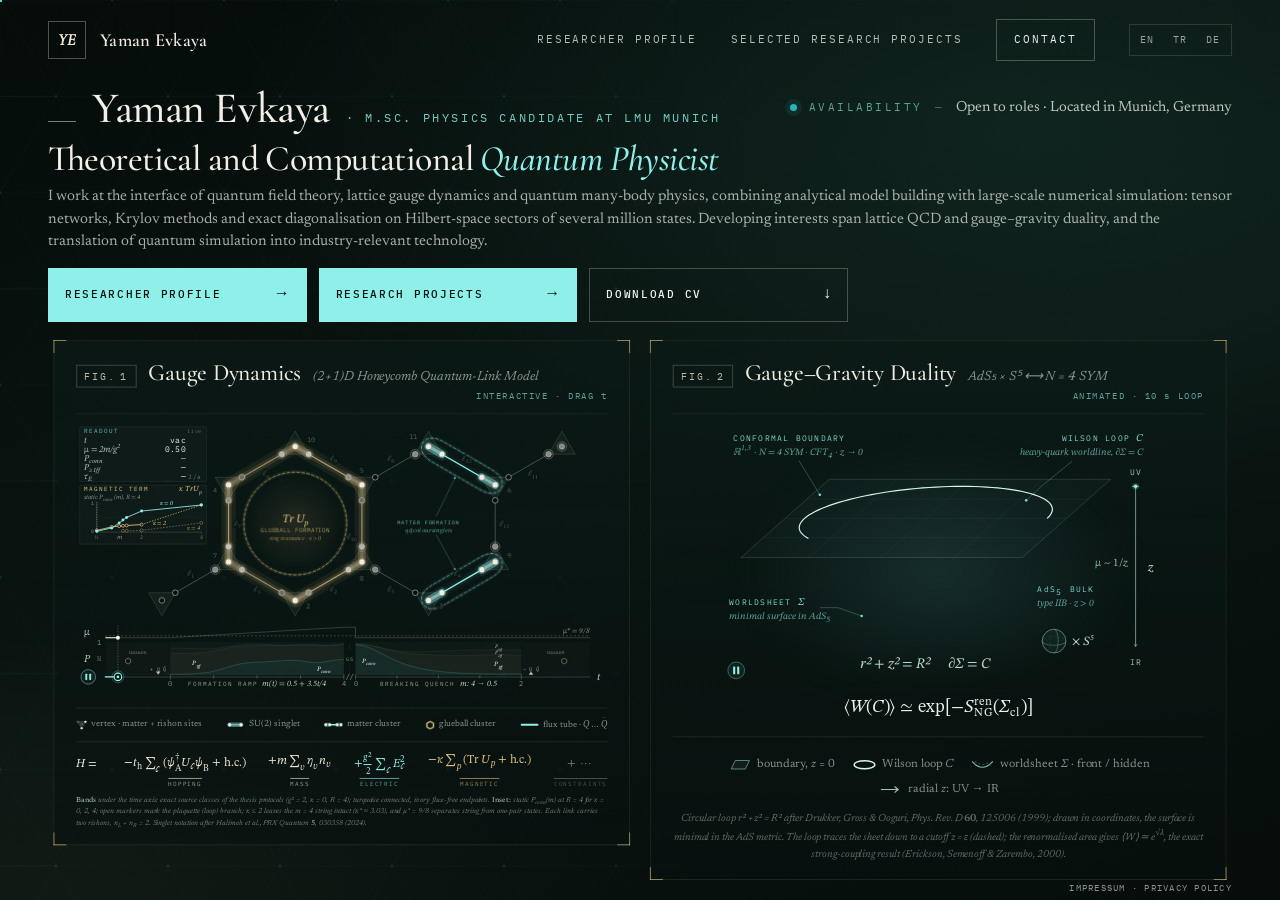
<file: index.html>
<!doctype html>
<html lang="en">
  <head>
    <meta charset="utf-8" />
    <meta name="viewport" content="width=device-width, initial-scale=1" />
    <meta
      name="description"
      content="Yaman Evkaya is a theoretical and computational quantum physicist working on non-Abelian lattice gauge dynamics, quantum many-body simulation and reliable quantum technology."
    />
    <meta name="theme-color" content="#08110f" />
    <meta name="author" content="Yaman Evkaya" />
    <meta property="og:type" content="website" />
    <meta property="og:title" content="Yaman Evkaya — Quantum Physics & Scientific Computing" />
    <meta
      property="og:description"
      content="Research in lattice gauge dynamics, tensor networks, quantum information and scientific computing."
    />
    <meta property="og:url" content="https://yevkaya.com/" />
    <meta property="og:image" content="https://yevkaya.com/assets/images/social-card.png" />
    <link rel="alternate" hreflang="en" href="https://yevkaya.com/" />
    <link rel="alternate" hreflang="tr" href="https://yevkaya.com/tr/" />
    <link rel="alternate" hreflang="de" href="https://yevkaya.com/de/" />
    <link rel="alternate" hreflang="x-default" href="https://yevkaya.com/" />
    <link rel="canonical" href="https://yevkaya.com/" />
    <meta property="og:image:width" content="1200" />
    <meta property="og:image:height" content="630" />
    <meta name="twitter:card" content="summary_large_image" />
    <title>Yaman Evkaya — Theoretical & Computational Quantum Physics</title>
    <link rel="icon" href="assets/images/favicon.svg" type="image/svg+xml" />
    <link rel="icon" href="assets/images/favicon-32.png" type="image/png" sizes="32x32" />
    <link rel="apple-touch-icon" href="assets/images/apple-touch-icon.png" />
    <link rel="stylesheet" href="styles.css?v=20261111-1" />
    <script type="application/ld+json">
      {
        "@context": "https://schema.org",
        "@type": "Person",
        "name": "Yaman Evkaya",
        "jobTitle": "Theoretical and Computational Quantum Physicist",
        "affiliation": {
          "@type": "CollegeOrUniversity",
          "name": "Ludwig-Maximilians-Universität München"
        },
        "sameAs": [
          "https://github.com/yevkaya",
          "https://www.linkedin.com/in/yevkaya"
        ],
        "knowsAbout": [
          "Quantum many-body physics",
          "Lattice gauge theory",
          "Tensor networks",
          "Quantum simulation",
          "Quantum information",
          "Scientific computing"
        ]
      }
    </script>
  </head>
  <body>
    <a class="skip-link" href="#main">Skip to content</a>
    <div class="page-progress" aria-hidden="true"><span></span></div>

    <header class="site-header" data-header>
      <a class="wordmark" href="#top" aria-label="Yaman Evkaya, home">
        <span class="wordmark-mark" aria-hidden="true">YE</span>
        <span class="wordmark-text">Yaman Evkaya</span>
      </a>
      <button class="menu-toggle" type="button" aria-expanded="false" aria-controls="site-nav">
        <span></span><span></span><span></span>
        <span class="sr-only">Open navigation</span>
      </button>
      <nav id="site-nav" class="site-nav" aria-label="Primary navigation">
        <a href="#profile">Researcher Profile</a>
        <a href="#work">Selected Research Projects</a>
        <a class="nav-cta" href="#contact" data-contact aria-haspopup="dialog">Contact</a>
        <div class="lang-switch" aria-label="Language"><a href="./" lang="en" hreflang="en" aria-current="page">EN</a><a href="tr/" lang="tr" hreflang="tr">TR</a><a href="de/" lang="de" hreflang="de">DE</a></div>
      </nav>
    </header>

    <main id="main">
      <section class="hero" id="top" aria-labelledby="hero-title">
        <canvas class="lattice-canvas" aria-hidden="true"></canvas>
        <div class="hero-grid shell">
          <div class="hero-copy reveal">
            <p class="eyebrow">
              <span aria-hidden="true"></span>
              <strong>Yaman Evkaya</strong>
              <small>· M.Sc. Physics Candidate at LMU Munich</small>
            </p>
            <h1 id="hero-title">Theoretical and Computational <em>Quantum Physicist</em></h1>
            <p class="hero-intro">
              I work at the interface of quantum field theory, lattice gauge dynamics and quantum many-body
              physics, combining analytical model building with large-scale numerical simulation: tensor networks,
              Krylov methods and exact diagonalisation on Hilbert-space sectors of several million states.
              Developing interests span lattice QCD and gauge–gravity duality, and the translation of quantum
              simulation into industry-relevant technology.
            </p>
            <div class="hero-actions">
              <a class="button button-primary" href="#profile">Researcher profile <span aria-hidden="true">→</span></a>
              <a class="button button-primary" href="#work">Research projects <span aria-hidden="true">→</span></a>
              <a class="button button-ghost" href="assets/documents/Yaman-Evkaya-CV.pdf" target="_blank" rel="noopener">
                Download CV <span aria-hidden="true">↓</span>
              </a>
            </div>
            <p class="hero-status"><span class="signal-dot" aria-hidden="true"></span><span class="hero-status-k">Availability</span><span>Open to roles · Located in Munich, Germany</span></p>
          </div>

          <div class="hero-theory-visual reveal" aria-label="Research schematics: finite gauge dynamics and holography">
            <section class="theory-panel flux-block" aria-labelledby="flux-panel-title">
              <header class="diagram-header">
                <p class="diagram-eyebrow">Fig.&#8201;1</p>
                <h3 id="flux-panel-title">Gauge Dynamics</h3>
                <p class="diagram-context">(2+1)D Honeycomb Quantum-Link Model</p>
              </header>
              <figure class="flux-c2">
                <div class="f1-stage"><svg class="f1-layer f1-under" viewBox="0 0 620 322" aria-hidden="true" focusable="false"><defs><radialGradient id="f1-plaq-g"><stop offset="0" stop-color="#e2c27e" stop-opacity=".12"/><stop offset="1" stop-color="#e2c27e" stop-opacity="0"/></radialGradient></defs><g id="f1-rgA" class="f1-rg" style="opacity:0.000"><circle cx="255.66" cy="115.87" r="58" fill="url(#f1-plaq-g)"/><path class="f1-rg-g1" d="M177.83 160.81 L255.66 205.74 L333.49 160.81 L333.49 70.94 L255.66 26 L177.83 70.94 L177.83 160.81 Z"/><path class="f1-rg-g2" d="M177.83 160.81 L255.66 205.74 L333.49 160.81 L333.49 70.94 L255.66 26 L177.83 70.94 L177.83 160.81 Z"/></g><g id="f1-rgB" class="f1-rg" style="opacity:0.000"><circle cx="411.32" cy="115.87" r="58" fill="url(#f1-plaq-g)"/><path class="f1-rg-g1" d="M333.49 160.81 L411.32 205.74 L489.15 160.81 L489.15 70.94 L411.32 26 L333.49 70.94 L333.49 160.81 Z"/><path class="f1-rg-g2" d="M333.49 160.81 L411.32 205.74 L489.15 160.81 L489.15 70.94 L411.32 26 L333.49 70.94 L333.49 160.81 Z"/></g><g class="f1-bondglow"><g id="f1-kg6" class="f1-kg" style="opacity:0.000"><path class="f1-kg1" d="M193.42 61.94 L240.07 35"/><path class="f1-kg2" d="M193.42 61.94 L240.07 35"/></g><g id="f1-kg4" class="f1-kg" style="opacity:0.000"><path class="f1-kg1" d="M426.91 196.74 L473.56 169.8"/><path class="f1-kg2" d="M426.91 196.74 L473.56 169.8"/></g></g></svg><svg class="f1-layer f1-tglow" viewBox="0 0 620 322" aria-hidden="true" focusable="false" id="f1-tube" style="opacity:0.202"><g id="f1-kg1" class="f1-kg" style="opacity:1.000"><path class="f1-kg1" d="M115.59 196.74 L162.24 169.8"/><path class="f1-kg2" d="M115.59 196.74 L162.24 169.8"/></g><g id="f1-kg3" class="f1-kg" style="opacity:0.000"><path class="f1-kg1" d="M240.07 196.74 L193.42 169.8"/><path class="f1-kg2" d="M240.07 196.74 L193.42 169.8"/></g><g id="f1-kg2" class="f1-kg" style="opacity:1.000"><path class="f1-kg1" d="M271.25 196.74 L317.9 169.8"/><path class="f1-kg2" d="M271.25 196.74 L317.9 169.8"/></g><g id="f1-kg10" class="f1-kg" style="opacity:0.000"><path class="f1-kg1" d="M333.49 88.94 L333.49 142.81"/><path class="f1-kg2" d="M333.49 88.94 L333.49 142.81"/></g><g id="f1-kg8" class="f1-kg" style="opacity:1.000"><path class="f1-kg1" d="M349.08 61.94 L395.73 35"/><path class="f1-kg2" d="M349.08 61.94 L395.73 35"/></g><g id="f1-kg12" class="f1-kg" style="opacity:0.000"><path class="f1-kg1" d="M473.56 61.94 L426.91 35"/><path class="f1-kg2" d="M473.56 61.94 L426.91 35"/></g><g id="f1-kg11" class="f1-kg" style="opacity:1.000"><path class="f1-kg1" d="M504.74 61.94 L551.39 35"/><path class="f1-kg2" d="M504.74 61.94 L551.39 35"/></g></svg><svg class="f1" viewBox="0 0 620 322" role="group" aria-labelledby="f1-title" aria-describedby="f1-desc"><title id="f1-title">Fig. 1 — colour-singlet clusters, flux-tube formation and string breaking on the C2 patch</title><desc id="f1-desc">Interactive figure on the C2 honeycomb patch in the colour-singlet notation of Halimeh et al. (PRX Quantum 5, 030358, 2024): each vertex is a triangle of sites with the matter site in the centre and one rishon site per link end at the corners; a lobe joining two sites of a vertex is an SU(2) colour singlet, a halo marks a doubly occupied site. A draggable time axis runs through a full cycle. In the vacuum a glueball cluster, six singlets around one hexagon swapped between two coverings by the plaquette term Tr U_p, sits next to two matter clusters, quark-antiquark singlet pairs across one link. Static sources Q and Q-bar are then placed by hand at the two tips; they pin the ring into matter clusters. During the formation ramp m(t) = 0.5 + 3.5 t/4 the off-corridor clusters annihilate and the corridor clusters join, pair by pair, into one flux tube: a chain of rishon singlets from Q to Q-bar. After the breaking quench m: 4 to 0.5 a vacuum pair cuts the chain, the pieces shrink onto the screened sources, the matter clusters return; once the sources are removed the glueball cluster resonates again. Under the axis, stacked bands give the exact source-class probabilities of the thesis protocols at R = 4; an inset shows the static connection probability for plaquette couplings kappa = 0, 2, 4.</desc><defs><radialGradient id="f1-burst-g"><stop offset="0" stop-color="#f2fffd" stop-opacity=".95"/><stop offset=".4" stop-color="#8ff0ea" stop-opacity=".35"/><stop offset="1" stop-color="#8ff0ea" stop-opacity="0"/></radialGradient><clipPath id="f1-elapsed"><rect id="f1-elapsed-r" x="31" y="230" width="420.88" height="70"/></clipPath></defs><g class="f1-ro"><rect class="f1-panel" x="4" y="3" width="148" height="64" rx="1.5"/><text class="f1-ro-h" x="9" y="10.2" text-anchor="start">READOUT</text><text class="f1-ro-hs" x="147" y="10.2" text-anchor="end">live</text><text class="f1-ro-k" x="9" y="21.5" text-anchor="start">t</text><text class="f1-ro-v" x="128" y="21.5" text-anchor="end" id="f1-ro-t">1.30</text><text class="f1-ro-k" x="9" y="32.1" text-anchor="start">µ = 2m/g<tspan class="f1-sub" dy="-4.4">2</tspan><tspan dy="4.4"> </tspan></text><text class="f1-ro-v" x="128" y="32.1" text-anchor="end" id="f1-ro-mu">0.50</text><text class="f1-ro-k" x="9" y="42.7" text-anchor="start">P<tspan class="f1-sub" dy="2.6">conn</tspan><tspan dy="-2.6"> </tspan></text><text class="f1-ro-v f1-ro-vc" x="128" y="42.7" text-anchor="end" id="f1-ro-pc">0.061</text><text class="f1-ro-k" x="9" y="53.3" text-anchor="start">P<tspan class="f1-sub" dy="2.6">≥1ff</tspan><tspan dy="-2.6"> </tspan></text><text class="f1-ro-v f1-ro-vf" x="128" y="53.3" text-anchor="end" id="f1-ro-pf">0.707</text><text class="f1-ro-k" x="9" y="63.9" text-anchor="start">τ<tspan class="f1-sub" dy="2.6">E</tspan><tspan dy="-2.6"> </tspan></text><text class="f1-ro-v" x="128" y="63.9" text-anchor="end" id="f1-ro-tau">0.235</text><text class="f1-ro-u" x="131" y="63.9" text-anchor="start">J/a</text></g><g class="f1-kin"><rect class="f1-panel" x="4" y="71" width="148" height="69" rx="1.5"/><text class="f1-kin-h" x="9" y="78.5" text-anchor="start">MAGNETIC TERM</text><text class="f1-kin-hm" x="147" y="78.5" text-anchor="end">κ TrU<tspan class="f1-sub" dy="2.6">p</tspan><tspan dy="-2.6"> </tspan></text><text class="f1-kin-s" x="9" y="87" text-anchor="start">static P<tspan class="f1-sub" dy="2.6">conn</tspan><tspan dy="-2.6"> </tspan>(m), R = 4</text><path class="f1-kin-ax" d="M24 92 L24 126 L146 126"/><path class="f1-kin-half" d="M24 109 L146 109"/><text class="f1-kin-n" x="21" y="94.4" text-anchor="end">1</text><text class="f1-kin-n" x="21" y="127.6" text-anchor="end">0</text><path class="f1-kin-ax" d="M24 126 L24 128"/><text class="f1-kin-n" x="24" y="134.5" text-anchor="middle">½</text><path class="f1-kin-ax" d="M76.29 126 L76.29 128"/><text class="f1-kin-n" x="76.29" y="134.5" text-anchor="middle">2</text><path class="f1-kin-ax" d="M146 126 L146 128"/><text class="f1-kin-n" x="146" y="134.5" text-anchor="middle">4</text><text class="f1-kin-m" x="50.14" y="134.5" text-anchor="middle">m</text><path class="f1-kin-k4" d="M54.5 124.43 L58.86 124.4"/><path class="f1-kin-k4" d="M58.86 124.4 L76.29 123.97"/><path class="f1-kin-k4" d="M76.29 123.97 L146 115.19"/><circle class="f1-kin-k4-d is-p" cx="54.5" cy="124.43" r="1.7"/><circle class="f1-kin-k4-d is-p" cx="58.86" cy="124.4" r="1.7"/><circle class="f1-kin-k4-d is-p" cx="76.29" cy="123.97" r="1.7"/><circle class="f1-kin-k4-d is-p" cx="146" cy="115.19" r="1.7"/><path class="f1-kin-k2" d="M24 123.93 L41.43 119.89"/><path class="f1-kin-k2" d="M41.43 119.89 L50.14 118.96"/><path class="f1-kin-k2" d="M50.14 118.96 L54.5 118.57"/><path class="f1-kin-k2" d="M54.5 118.57 L58.86 118.22"/><path class="f1-kin-k2" d="M58.86 118.22 L76.29 117.14"/><path class="f1-kin-k2 is-switch" d="M76.29 117.14 L146 94.33"/><circle class="f1-kin-k2-d is-p" cx="24" cy="123.93" r="1.7"/><circle class="f1-kin-k2-d is-p" cx="41.43" cy="119.89" r="1.7"/><circle class="f1-kin-k2-d is-p" cx="50.14" cy="118.96" r="1.7"/><circle class="f1-kin-k2-d is-p" cx="54.5" cy="118.57" r="1.7"/><circle class="f1-kin-k2-d is-p" cx="58.86" cy="118.22" r="1.7"/><circle class="f1-kin-k2-d is-p" cx="76.29" cy="117.14" r="1.7"/><circle class="f1-kin-k2-d is-e" cx="146" cy="94.33" r="1.7"/><path class="f1-kin-k0" d="M24 125.01 L41.43 121.12"/><path class="f1-kin-k0" d="M41.43 121.12 L50.14 115.29"/><path class="f1-kin-k0" d="M50.14 115.29 L54.5 111.87"/><path class="f1-kin-k0" d="M54.5 111.87 L58.86 108.82"/><path class="f1-kin-k0" d="M58.86 108.82 L76.29 101.38"/><path class="f1-kin-k0" d="M76.29 101.38 L146 94.32"/><circle class="f1-kin-k0-d is-e" cx="24" cy="125.01" r="1.7"/><circle class="f1-kin-k0-d is-e" cx="41.43" cy="121.12" r="1.7"/><circle class="f1-kin-k0-d is-e" cx="50.14" cy="115.29" r="1.7"/><circle class="f1-kin-k0-d is-e" cx="54.5" cy="111.87" r="1.7"/><circle class="f1-kin-k0-d is-e" cx="58.86" cy="108.82" r="1.7"/><circle class="f1-kin-k0-d is-e" cx="76.29" cy="101.38" r="1.7"/><circle class="f1-kin-k0-d is-e" cx="146" cy="94.32" r="1.7"/><text class="f1-kin-l f1-kin-l0" x="105.91" y="94.24" text-anchor="middle">κ = 0</text><text class="f1-kin-l f1-kin-l2" x="97.2" y="117.5" text-anchor="middle">κ = 2</text><text class="f1-kin-l f1-kin-l4" x="144.5" y="123.79" text-anchor="end">κ = 4</text><path id="f1-kin-mk" class="f1-kin-mk" d="M24 91 L24 126"/></g><g class="f1-tris"><path class="f1-tri" d="M84.41 196.74 L115.59 196.74 L100 223.74 Z"/><path class="f1-tri" d="M177.83 142.81 L162.24 169.81 L193.42 169.81 Z"/><path class="f1-tri" d="M240.07 196.74 L271.25 196.74 L255.66 223.74 Z"/><path class="f1-tri" d="M333.49 142.81 L317.9 169.81 L349.08 169.81 Z"/><path class="f1-tri" d="M395.73 196.74 L426.91 196.74 L411.32 223.74 Z"/><path class="f1-tri" d="M489.15 142.81 L473.56 169.81 L504.74 169.81 Z"/><path class="f1-tri" d="M162.24 61.94 L193.42 61.94 L177.83 88.94 Z"/><path class="f1-tri" d="M317.9 61.94 L349.08 61.94 L333.49 88.94 Z"/><path class="f1-tri" d="M473.56 61.94 L504.74 61.94 L489.15 88.94 Z"/><path class="f1-tri" d="M255.66 8 L240.07 35 L271.25 35 Z"/><path class="f1-tri" d="M411.32 8 L395.73 35 L426.91 35 Z"/><path class="f1-tri" d="M566.98 8 L551.39 35 L582.57 35 Z"/></g><g class="f1-links"><path class="f1-lk" d="M115.59 196.74 L162.24 169.8"/><path class="f1-lk" d="M240.07 196.74 L193.42 169.8"/><path class="f1-lk" d="M271.25 196.74 L317.9 169.8"/><path class="f1-lk" d="M395.73 196.74 L349.08 169.8"/><path class="f1-lk" d="M426.91 196.74 L473.56 169.8"/><path class="f1-lk" d="M177.83 88.94 L177.83 142.81"/><path class="f1-lk" d="M333.49 88.94 L333.49 142.81"/><path class="f1-lk" d="M489.15 88.94 L489.15 142.81"/><path class="f1-lk" d="M193.42 61.94 L240.07 35"/><path class="f1-lk" d="M317.9 61.94 L271.25 35"/><path class="f1-lk" d="M349.08 61.94 L395.73 35"/><path class="f1-lk" d="M473.56 61.94 L426.91 35"/><path class="f1-lk" d="M504.74 61.94 L551.39 35"/></g><g class="f1-aks"><path id="f1-ak1t" class="f1-ak f1-ak-t" d="M115.59 196.74 L162.24 169.8" style="opacity:1.000"/><path id="f1-ak3t" class="f1-ak f1-ak-t" d="M240.07 196.74 L193.42 169.8" style="opacity:0.000"/><path id="f1-ak2t" class="f1-ak f1-ak-t" d="M271.25 196.74 L317.9 169.8" style="opacity:1.000"/><path id="f1-ak10t" class="f1-ak f1-ak-t" d="M333.49 88.94 L333.49 142.81" style="opacity:0.000"/><path id="f1-ak8t" class="f1-ak f1-ak-t" d="M349.08 61.94 L395.73 35" style="opacity:1.000"/><path id="f1-ak12t" class="f1-ak f1-ak-t" d="M473.56 61.94 L426.91 35" style="opacity:0.000"/><path id="f1-ak11t" class="f1-ak f1-ak-t" d="M504.74 61.94 L551.39 35" style="opacity:1.000"/><path id="f1-ak6t" class="f1-ak f1-ak-t" d="M193.42 61.94 L240.07 35" style="opacity:0.000"/><path id="f1-ak4t" class="f1-ak f1-ak-t" d="M426.91 196.74 L473.56 169.8" style="opacity:0.000"/><path id="f1-ak3g" class="f1-ak f1-ak-g" d="M240.07 196.74 L193.42 169.8" style="opacity:0.000"/><path id="f1-ak2g" class="f1-ak f1-ak-g" d="M271.25 196.74 L317.9 169.8" style="opacity:0.000"/><path id="f1-ak10g" class="f1-ak f1-ak-g" d="M333.49 88.94 L333.49 142.81" style="opacity:0.000"/><path id="f1-ak9g" class="f1-ak f1-ak-g" d="M317.9 61.94 L271.25 35" style="opacity:0.000"/><path id="f1-ak6g" class="f1-ak f1-ak-g" d="M193.42 61.94 L240.07 35" style="opacity:0.000"/><path id="f1-ak7g" class="f1-ak f1-ak-g" d="M177.83 88.94 L177.83 142.81" style="opacity:0.000"/><path id="f1-ak4g" class="f1-ak f1-ak-g" d="M426.91 196.74 L473.56 169.8" style="opacity:0.000"/><path id="f1-ak12g" class="f1-ak f1-ak-g" d="M473.56 61.94 L426.91 35" style="opacity:0.000"/><path id="f1-ak5g" class="f1-ak f1-ak-g" d="M395.73 196.74 L349.08 169.8" style="opacity:0.000"/><path id="f1-ak13g" class="f1-ak f1-ak-g" d="M489.15 88.94 L489.15 142.81" style="opacity:0.000"/><path id="f1-ak8g" class="f1-ak f1-ak-g" d="M349.08 61.94 L395.73 35" style="opacity:0.000"/></g><g id="f1-lflash" class="f1-lflash" style="opacity:0.000"><path class="f1-link-flash" d="M115.59 196.74 L162.24 169.8"/><path class="f1-link-flash" d="M240.07 196.74 L193.42 169.8"/><path class="f1-link-flash" d="M271.25 196.74 L317.9 169.8"/><path class="f1-link-flash" d="M395.73 196.74 L349.08 169.8"/><path class="f1-link-flash" d="M426.91 196.74 L473.56 169.8"/><path class="f1-link-flash" d="M177.83 88.94 L177.83 142.81"/><path class="f1-link-flash" d="M333.49 88.94 L333.49 142.81"/><path class="f1-link-flash" d="M489.15 88.94 L489.15 142.81"/><path class="f1-link-flash" d="M193.42 61.94 L240.07 35"/><path class="f1-link-flash" d="M317.9 61.94 L271.25 35"/><path class="f1-link-flash" d="M349.08 61.94 L395.73 35"/><path class="f1-link-flash" d="M473.56 61.94 L426.91 35"/><path class="f1-link-flash" d="M504.74 61.94 L551.39 35"/></g><g id="f1-iflash" class="f1-iflash" style="opacity:0.000"><path class="f1-link-iflash" d="M115.59 196.74 L162.24 169.8"/><path class="f1-link-iflash" d="M271.25 196.74 L317.9 169.8"/><path class="f1-link-iflash" d="M349.08 61.94 L395.73 35"/><path class="f1-link-iflash" d="M504.74 61.94 L551.39 35"/></g><g id="f1-wflash" class="f1-iflash" style="opacity:0.000"><path class="f1-link-iflash" d="M115.59 196.74 L162.24 169.8"/><path class="f1-link-iflash" d="M240.07 196.74 L193.42 169.8"/><path class="f1-link-iflash" d="M271.25 196.74 L317.9 169.8"/><path class="f1-link-iflash" d="M333.49 88.94 L333.49 142.81"/><path class="f1-link-iflash" d="M349.08 61.94 L395.73 35"/><path class="f1-link-iflash" d="M473.56 61.94 L426.91 35"/><path class="f1-link-iflash" d="M504.74 61.94 L551.39 35"/></g><g class="f1-lobes"><g id="f1-lb-2a"><g id="f1-lb-2a-t" class="f1-lb f1-lb-t" style="opacity:1.000"><path class="f1-lo" d="M271.25 196.74L255.66 205.74"/><path class="f1-lm" d="M271.25 196.74L255.66 205.74"/><path class="f1-lc" d="M271.25 196.74L255.66 205.74"/></g><g id="f1-lb-2a-g" class="f1-lb f1-lb-g" style="opacity:0.000"><path class="f1-lo" d="M271.25 196.74L255.66 205.74"/><path class="f1-lm" d="M271.25 196.74L255.66 205.74"/><path class="f1-lc" d="M271.25 196.74L255.66 205.74"/></g></g><g id="f1-lb-7a"><g id="f1-lb-7a-t" class="f1-lb f1-lb-t" style="opacity:1.000"><path class="f1-lo" d="M162.24 169.80L177.83 160.81"/><path class="f1-lm" d="M162.24 169.80L177.83 160.81"/><path class="f1-lc" d="M162.24 169.80L177.83 160.81"/></g><g id="f1-lb-7a-g" class="f1-lb f1-lb-g" style="opacity:0.000"><path class="f1-lo" d="M162.24 169.80L177.83 160.81"/><path class="f1-lm" d="M162.24 169.80L177.83 160.81"/><path class="f1-lc" d="M162.24 169.80L177.83 160.81"/></g></g><g id="f1-lb-5a"><g id="f1-lb-5a-t" class="f1-lb f1-lb-t" style="opacity:1.000"><path class="f1-lo" d="M349.08 61.94L333.49 70.94"/><path class="f1-lm" d="M349.08 61.94L333.49 70.94"/><path class="f1-lc" d="M349.08 61.94L333.49 70.94"/></g><g id="f1-lb-5a-g" class="f1-lb f1-lb-g" style="opacity:0.000"><path class="f1-lo" d="M349.08 61.94L333.49 70.94"/><path class="f1-lm" d="M349.08 61.94L333.49 70.94"/><path class="f1-lc" d="M349.08 61.94L333.49 70.94"/></g></g><g id="f1-lb-8a"><g id="f1-lb-8a-t" class="f1-lb f1-lb-t" style="opacity:1.000"><path class="f1-lo" d="M317.90 169.80L333.49 160.81"/><path class="f1-lm" d="M317.90 169.80L333.49 160.81"/><path class="f1-lc" d="M317.90 169.80L333.49 160.81"/></g><g id="f1-lb-8a-g" class="f1-lb f1-lb-g" style="opacity:0.000"><path class="f1-lo" d="M317.90 169.80L333.49 160.81"/><path class="f1-lm" d="M317.90 169.80L333.49 160.81"/><path class="f1-lc" d="M317.90 169.80L333.49 160.81"/></g></g><g id="f1-lb-4a"><g id="f1-lb-4a-t" class="f1-lb f1-lb-t" style="opacity:0.000"><path class="f1-lo" d="M177.83 70.94L193.42 61.94"/><path class="f1-lm" d="M177.83 70.94L193.42 61.94"/><path class="f1-lc" d="M177.83 70.94L193.42 61.94"/></g><g id="f1-lb-4a-g" class="f1-lb f1-lb-g" style="opacity:0.000"><path class="f1-lo" d="M177.83 70.94L193.42 61.94"/><path class="f1-lm" d="M177.83 70.94L193.42 61.94"/><path class="f1-lc" d="M177.83 70.94L193.42 61.94"/></g></g><g id="f1-lb-10a"><g id="f1-lb-10a-t" class="f1-lb f1-lb-t" style="opacity:0.000"><path class="f1-lo" d="M255.66 26.00L240.07 35.00"/><path class="f1-lm" d="M255.66 26.00L240.07 35.00"/><path class="f1-lc" d="M255.66 26.00L240.07 35.00"/></g><g id="f1-lb-10a-g" class="f1-lb f1-lb-g" style="opacity:0.000"><path class="f1-lo" d="M255.66 26.00L240.07 35.00"/><path class="f1-lm" d="M255.66 26.00L240.07 35.00"/><path class="f1-lc" d="M255.66 26.00L240.07 35.00"/></g></g><g id="f1-lb-2b"><g id="f1-lb-2b-g" class="f1-lb f1-lb-g" style="opacity:0.000"><path class="f1-lo" d="M255.66 205.74L271.25 196.74"/><path class="f1-lm" d="M255.66 205.74L271.25 196.74"/><path class="f1-lc" d="M255.66 205.74L271.25 196.74"/></g></g><g id="f1-lb-8b"><g id="f1-lb-8b-g" class="f1-lb f1-lb-g" style="opacity:0.000"><path class="f1-lo" d="M333.49 160.81L317.90 169.80"/><path class="f1-lm" d="M333.49 160.81L317.90 169.80"/><path class="f1-lc" d="M333.49 160.81L317.90 169.80"/></g></g><g id="f1-lb-5b"><g id="f1-lb-5b-g" class="f1-lb f1-lb-g" style="opacity:0.000"><path class="f1-lo" d="M333.49 70.94L317.90 61.94"/><path class="f1-lm" d="M333.49 70.94L317.90 61.94"/><path class="f1-lc" d="M333.49 70.94L317.90 61.94"/></g></g><g id="f1-lb-10b"><g id="f1-lb-10b-g" class="f1-lb f1-lb-g" style="opacity:0.000"><path class="f1-lo" d="M255.66 26.00L271.25 35.00"/><path class="f1-lm" d="M255.66 26.00L271.25 35.00"/><path class="f1-lc" d="M255.66 26.00L271.25 35.00"/></g></g><g id="f1-lb-4b"><g id="f1-lb-4b-g" class="f1-lb f1-lb-g" style="opacity:0.000"><path class="f1-lo" d="M177.83 70.94L177.83 88.94"/><path class="f1-lm" d="M177.83 70.94L177.83 88.94"/><path class="f1-lc" d="M177.83 70.94L177.83 88.94"/></g></g><g id="f1-lb-7b"><g id="f1-lb-7b-g" class="f1-lb f1-lb-g" style="opacity:0.000"><path class="f1-lo" d="M177.83 160.81L177.83 142.81"/><path class="f1-lm" d="M177.83 160.81L177.83 142.81"/><path class="f1-lc" d="M177.83 160.81L177.83 142.81"/></g></g><g id="f1-lb-3a"><g id="f1-lb-3a-t" class="f1-lb f1-lb-t" style="opacity:0.000"><path class="f1-lo" d="M411.32 205.74L426.91 196.74"/><path class="f1-lm" d="M411.32 205.74L426.91 196.74"/><path class="f1-lc" d="M411.32 205.74L426.91 196.74"/></g><g id="f1-lb-3a-g" class="f1-lb f1-lb-g" style="opacity:0.000"><path class="f1-lo" d="M411.32 205.74L426.91 196.74"/><path class="f1-lm" d="M411.32 205.74L426.91 196.74"/><path class="f1-lc" d="M411.32 205.74L426.91 196.74"/></g></g><g id="f1-lb-9a"><g id="f1-lb-9a-t" class="f1-lb f1-lb-t" style="opacity:0.000"><path class="f1-lo" d="M489.15 160.81L473.56 169.80"/><path class="f1-lm" d="M489.15 160.81L473.56 169.80"/><path class="f1-lc" d="M489.15 160.81L473.56 169.80"/></g><g id="f1-lb-9a-g" class="f1-lb f1-lb-g" style="opacity:0.000"><path class="f1-lo" d="M489.15 160.81L473.56 169.80"/><path class="f1-lm" d="M489.15 160.81L473.56 169.80"/><path class="f1-lc" d="M489.15 160.81L473.56 169.80"/></g></g><g id="f1-lb-6a"><g id="f1-lb-6a-t" class="f1-lb f1-lb-t" style="opacity:1.000"><path class="f1-lo" d="M504.74 61.94L489.15 70.94"/><path class="f1-lm" d="M504.74 61.94L489.15 70.94"/><path class="f1-lc" d="M504.74 61.94L489.15 70.94"/></g><g id="f1-lb-6a-g" class="f1-lb f1-lb-g" style="opacity:0.000"><path class="f1-lo" d="M504.74 61.94L489.15 70.94"/><path class="f1-lm" d="M504.74 61.94L489.15 70.94"/><path class="f1-lc" d="M504.74 61.94L489.15 70.94"/></g></g><g id="f1-lb-11a"><g id="f1-lb-11a-t" class="f1-lb f1-lb-t" style="opacity:1.000"><path class="f1-lo" d="M395.73 35.00L411.32 26.00"/><path class="f1-lm" d="M395.73 35.00L411.32 26.00"/><path class="f1-lc" d="M395.73 35.00L411.32 26.00"/></g><g id="f1-lb-11a-g" class="f1-lb f1-lb-g" style="opacity:0.000"><path class="f1-lo" d="M395.73 35.00L411.32 26.00"/><path class="f1-lm" d="M395.73 35.00L411.32 26.00"/><path class="f1-lc" d="M395.73 35.00L411.32 26.00"/></g></g><g id="f1-lb-3b"><g id="f1-lb-3b-g" class="f1-lb f1-lb-g" style="opacity:0.000"><path class="f1-lo" d="M411.32 205.74L395.73 196.74"/><path class="f1-lm" d="M411.32 205.74L395.73 196.74"/><path class="f1-lc" d="M411.32 205.74L395.73 196.74"/></g></g><g id="f1-lb-8c"><g id="f1-lb-8c-g" class="f1-lb f1-lb-g" style="opacity:0.000"><path class="f1-lo" d="M333.49 160.81L349.08 169.80"/><path class="f1-lm" d="M333.49 160.81L349.08 169.80"/><path class="f1-lc" d="M333.49 160.81L349.08 169.80"/></g></g><g id="f1-lb-6b"><g id="f1-lb-6b-g" class="f1-lb f1-lb-g" style="opacity:0.000"><path class="f1-lo" d="M489.15 70.94L489.15 88.94"/><path class="f1-lm" d="M489.15 70.94L489.15 88.94"/><path class="f1-lc" d="M489.15 70.94L489.15 88.94"/></g></g><g id="f1-lb-9b"><g id="f1-lb-9b-g" class="f1-lb f1-lb-g" style="opacity:0.000"><path class="f1-lo" d="M489.15 160.81L489.15 142.81"/><path class="f1-lm" d="M489.15 160.81L489.15 142.81"/><path class="f1-lc" d="M489.15 160.81L489.15 142.81"/></g></g><g id="f1-lb-5c"><g id="f1-lb-5c-g" class="f1-lb f1-lb-g" style="opacity:0.000"><path class="f1-lo" d="M333.49 70.94L349.08 61.94"/><path class="f1-lm" d="M333.49 70.94L349.08 61.94"/><path class="f1-lc" d="M333.49 70.94L349.08 61.94"/></g></g><g id="f1-lb-11b"><g id="f1-lb-11b-g" class="f1-lb f1-lb-g" style="opacity:0.000"><path class="f1-lo" d="M411.32 26.00L395.73 35.00"/><path class="f1-lm" d="M411.32 26.00L395.73 35.00"/><path class="f1-lc" d="M411.32 26.00L395.73 35.00"/></g></g><g id="f1-lb-L1"><g id="f1-lb-L1-i" class="f1-lb f1-lb-i" style="opacity:0.000"><path class="f1-lo" d="M84.41 196.74L115.59 196.74"/><path class="f1-lm" d="M84.41 196.74L115.59 196.74"/><path class="f1-lc" d="M84.41 196.74L115.59 196.74"/></g><g id="f1-lb-L1-t" class="f1-lb f1-lb-t" style="opacity:1.000"><path class="f1-lo" d="M84.41 196.74L115.59 196.74"/><path class="f1-lm" d="M84.41 196.74L115.59 196.74"/><path class="f1-lc" d="M84.41 196.74L115.59 196.74"/></g></g><g id="f1-lb-L12"><g id="f1-lb-L12-i" class="f1-lb f1-lb-i" style="opacity:0.000"><path class="f1-lo" d="M582.57 35.00L551.39 35.00"/><path class="f1-lm" d="M582.57 35.00L551.39 35.00"/><path class="f1-lc" d="M582.57 35.00L551.39 35.00"/></g><g id="f1-lb-L12-t" class="f1-lb f1-lb-t" style="opacity:1.000"><path class="f1-lo" d="M582.57 35.00L551.39 35.00"/><path class="f1-lm" d="M582.57 35.00L551.39 35.00"/><path class="f1-lc" d="M582.57 35.00L551.39 35.00"/></g></g></g><g class="f1-sites"><g id="f1-s-m1" class="f1-st"><circle class="f1-sh" cx="100" cy="205.74" r="5.6" style="opacity:0.000"/><circle class="f1-sr" cx="100" cy="205.74" r="3.3"/><circle class="f1-sf" cx="100" cy="205.74" r="3.05" style="opacity:0.000"/></g><g id="f1-s-m7" class="f1-st"><circle class="f1-sh" cx="177.83" cy="160.81" r="5.6" style="opacity:0.000"/><circle class="f1-sr" cx="177.83" cy="160.81" r="3.3"/><circle class="f1-sf" cx="177.83" cy="160.81" r="3.05" style="opacity:1.000"/></g><g id="f1-s-m2" class="f1-st"><circle class="f1-sh" cx="255.66" cy="205.74" r="5.6" style="opacity:0.000"/><circle class="f1-sr" cx="255.66" cy="205.74" r="3.3"/><circle class="f1-sf" cx="255.66" cy="205.74" r="3.05" style="opacity:1.000"/></g><g id="f1-s-m8" class="f1-st"><circle class="f1-sh" cx="333.49" cy="160.81" r="5.6" style="opacity:0.000"/><circle class="f1-sr" cx="333.49" cy="160.81" r="3.3"/><circle class="f1-sf" cx="333.49" cy="160.81" r="3.05" style="opacity:1.000"/></g><g id="f1-s-m3" class="f1-st"><circle class="f1-sh" cx="411.32" cy="205.74" r="5.6" style="opacity:0.000"/><circle class="f1-sr" cx="411.32" cy="205.74" r="3.3"/><circle class="f1-sf" cx="411.32" cy="205.74" r="3.05" style="opacity:0.000"/></g><g id="f1-s-m9" class="f1-st"><circle class="f1-sh" cx="489.15" cy="160.81" r="5.6" style="opacity:1.000"/><circle class="f1-sr" cx="489.15" cy="160.81" r="3.3"/><circle class="f1-sf" cx="489.15" cy="160.81" r="3.05" style="opacity:0.550"/></g><g id="f1-s-m4" class="f1-st"><circle class="f1-sh" cx="177.83" cy="70.94" r="5.6" style="opacity:0.000"/><circle class="f1-sr" cx="177.83" cy="70.94" r="3.3"/><circle class="f1-sf" cx="177.83" cy="70.94" r="3.05" style="opacity:0.000"/></g><g id="f1-s-m5" class="f1-st"><circle class="f1-sh" cx="333.49" cy="70.94" r="5.6" style="opacity:0.000"/><circle class="f1-sr" cx="333.49" cy="70.94" r="3.3"/><circle class="f1-sf" cx="333.49" cy="70.94" r="3.05" style="opacity:1.000"/></g><g id="f1-s-m6" class="f1-st"><circle class="f1-sh" cx="489.15" cy="70.94" r="5.6" style="opacity:0.000"/><circle class="f1-sr" cx="489.15" cy="70.94" r="3.3"/><circle class="f1-sf" cx="489.15" cy="70.94" r="3.05" style="opacity:1.000"/></g><g id="f1-s-m10" class="f1-st"><circle class="f1-sh" cx="255.66" cy="26" r="5.6" style="opacity:1.000"/><circle class="f1-sr" cx="255.66" cy="26" r="3.3"/><circle class="f1-sf" cx="255.66" cy="26" r="3.05" style="opacity:0.550"/></g><g id="f1-s-m11" class="f1-st"><circle class="f1-sh" cx="411.32" cy="26" r="5.6" style="opacity:0.000"/><circle class="f1-sr" cx="411.32" cy="26" r="3.3"/><circle class="f1-sf" cx="411.32" cy="26" r="3.05" style="opacity:1.000"/></g><g id="f1-s-m12" class="f1-st"><circle class="f1-sh" cx="566.98" cy="26" r="5.6" style="opacity:1.000"/><circle class="f1-sr" cx="566.98" cy="26" r="3.3"/><circle class="f1-sf" cx="566.98" cy="26" r="3.05" style="opacity:0.550"/></g><g id="f1-s-r1L" class="f1-st"><circle class="f1-sh" cx="115.59" cy="196.74" r="5.6" style="opacity:0.000"/><circle class="f1-sr" cx="115.59" cy="196.74" r="3.3"/><circle class="f1-sf" cx="115.59" cy="196.74" r="3.05" style="opacity:1.000"/></g><g id="f1-s-r1R" class="f1-st"><circle class="f1-sh" cx="162.24" cy="169.8" r="5.6" style="opacity:0.000"/><circle class="f1-sr" cx="162.24" cy="169.8" r="3.3"/><circle class="f1-sf" cx="162.24" cy="169.8" r="3.05" style="opacity:1.000"/></g><g id="f1-s-r3L" class="f1-st"><circle class="f1-sh" cx="240.07" cy="196.74" r="5.6" style="opacity:1.000"/><circle class="f1-sr" cx="240.07" cy="196.74" r="3.3"/><circle class="f1-sf" cx="240.07" cy="196.74" r="3.05" style="opacity:0.550"/></g><g id="f1-s-r3R" class="f1-st"><circle class="f1-sh" cx="193.42" cy="169.8" r="5.6" style="opacity:0.000"/><circle class="f1-sr" cx="193.42" cy="169.8" r="3.3"/><circle class="f1-sf" cx="193.42" cy="169.8" r="3.05" style="opacity:0.000"/></g><g id="f1-s-r2L" class="f1-st"><circle class="f1-sh" cx="271.25" cy="196.74" r="5.6" style="opacity:0.000"/><circle class="f1-sr" cx="271.25" cy="196.74" r="3.3"/><circle class="f1-sf" cx="271.25" cy="196.74" r="3.05" style="opacity:1.000"/></g><g id="f1-s-r2R" class="f1-st"><circle class="f1-sh" cx="317.9" cy="169.8" r="5.6" style="opacity:0.000"/><circle class="f1-sr" cx="317.9" cy="169.8" r="3.3"/><circle class="f1-sf" cx="317.9" cy="169.8" r="3.05" style="opacity:1.000"/></g><g id="f1-s-r5L" class="f1-st"><circle class="f1-sh" cx="395.73" cy="196.74" r="5.6" style="opacity:0.000"/><circle class="f1-sr" cx="395.73" cy="196.74" r="3.3"/><circle class="f1-sf" cx="395.73" cy="196.74" r="3.05" style="opacity:0.000"/></g><g id="f1-s-r5R" class="f1-st"><circle class="f1-sh" cx="349.08" cy="169.8" r="5.6" style="opacity:1.000"/><circle class="f1-sr" cx="349.08" cy="169.8" r="3.3"/><circle class="f1-sf" cx="349.08" cy="169.8" r="3.05" style="opacity:0.550"/></g><g id="f1-s-r4L" class="f1-st"><circle class="f1-sh" cx="426.91" cy="196.74" r="5.6" style="opacity:0.000"/><circle class="f1-sr" cx="426.91" cy="196.74" r="3.3"/><circle class="f1-sf" cx="426.91" cy="196.74" r="3.05" style="opacity:0.000"/></g><g id="f1-s-r4R" class="f1-st"><circle class="f1-sh" cx="473.56" cy="169.8" r="5.6" style="opacity:1.000"/><circle class="f1-sr" cx="473.56" cy="169.8" r="3.3"/><circle class="f1-sf" cx="473.56" cy="169.8" r="3.05" style="opacity:0.550"/></g><g id="f1-s-r7L" class="f1-st"><circle class="f1-sh" cx="177.83" cy="88.94" r="5.6" style="opacity:0.000"/><circle class="f1-sr" cx="177.83" cy="88.94" r="3.3"/><circle class="f1-sf" cx="177.83" cy="88.94" r="3.05" style="opacity:0.000"/></g><g id="f1-s-r7R" class="f1-st"><circle class="f1-sh" cx="177.83" cy="142.81" r="5.6" style="opacity:1.000"/><circle class="f1-sr" cx="177.83" cy="142.81" r="3.3"/><circle class="f1-sf" cx="177.83" cy="142.81" r="3.05" style="opacity:0.550"/></g><g id="f1-s-r10L" class="f1-st"><circle class="f1-sh" cx="333.49" cy="88.94" r="5.6" style="opacity:1.000"/><circle class="f1-sr" cx="333.49" cy="88.94" r="3.3"/><circle class="f1-sf" cx="333.49" cy="88.94" r="3.05" style="opacity:0.550"/></g><g id="f1-s-r10R" class="f1-st"><circle class="f1-sh" cx="333.49" cy="142.81" r="5.6" style="opacity:0.000"/><circle class="f1-sr" cx="333.49" cy="142.81" r="3.3"/><circle class="f1-sf" cx="333.49" cy="142.81" r="3.05" style="opacity:0.000"/></g><g id="f1-s-r13L" class="f1-st"><circle class="f1-sh" cx="489.15" cy="88.94" r="5.6" style="opacity:0.000"/><circle class="f1-sr" cx="489.15" cy="88.94" r="3.3"/><circle class="f1-sf" cx="489.15" cy="88.94" r="3.05" style="opacity:0.000"/></g><g id="f1-s-r13R" class="f1-st"><circle class="f1-sh" cx="489.15" cy="142.81" r="5.6" style="opacity:1.000"/><circle class="f1-sr" cx="489.15" cy="142.81" r="3.3"/><circle class="f1-sf" cx="489.15" cy="142.81" r="3.05" style="opacity:0.550"/></g><g id="f1-s-r6L" class="f1-st"><circle class="f1-sh" cx="193.42" cy="61.94" r="5.6" style="opacity:0.000"/><circle class="f1-sr" cx="193.42" cy="61.94" r="3.3"/><circle class="f1-sf" cx="193.42" cy="61.94" r="3.05" style="opacity:0.000"/></g><g id="f1-s-r6R" class="f1-st"><circle class="f1-sh" cx="240.07" cy="35" r="5.6" style="opacity:1.000"/><circle class="f1-sr" cx="240.07" cy="35" r="3.3"/><circle class="f1-sf" cx="240.07" cy="35" r="3.05" style="opacity:0.550"/></g><g id="f1-s-r9L" class="f1-st"><circle class="f1-sh" cx="317.9" cy="61.94" r="5.6" style="opacity:0.000"/><circle class="f1-sr" cx="317.9" cy="61.94" r="3.3"/><circle class="f1-sf" cx="317.9" cy="61.94" r="3.05" style="opacity:0.000"/></g><g id="f1-s-r9R" class="f1-st"><circle class="f1-sh" cx="271.25" cy="35" r="5.6" style="opacity:1.000"/><circle class="f1-sr" cx="271.25" cy="35" r="3.3"/><circle class="f1-sf" cx="271.25" cy="35" r="3.05" style="opacity:0.550"/></g><g id="f1-s-r8L" class="f1-st"><circle class="f1-sh" cx="349.08" cy="61.94" r="5.6" style="opacity:0.000"/><circle class="f1-sr" cx="349.08" cy="61.94" r="3.3"/><circle class="f1-sf" cx="349.08" cy="61.94" r="3.05" style="opacity:1.000"/></g><g id="f1-s-r8R" class="f1-st"><circle class="f1-sh" cx="395.73" cy="35" r="5.6" style="opacity:0.000"/><circle class="f1-sr" cx="395.73" cy="35" r="3.3"/><circle class="f1-sf" cx="395.73" cy="35" r="3.05" style="opacity:1.000"/></g><g id="f1-s-r12L" class="f1-st"><circle class="f1-sh" cx="473.56" cy="61.94" r="5.6" style="opacity:1.000"/><circle class="f1-sr" cx="473.56" cy="61.94" r="3.3"/><circle class="f1-sf" cx="473.56" cy="61.94" r="3.05" style="opacity:0.550"/></g><g id="f1-s-r12R" class="f1-st"><circle class="f1-sh" cx="426.91" cy="35" r="5.6" style="opacity:0.000"/><circle class="f1-sr" cx="426.91" cy="35" r="3.3"/><circle class="f1-sf" cx="426.91" cy="35" r="3.05" style="opacity:0.000"/></g><g id="f1-s-r11L" class="f1-st"><circle class="f1-sh" cx="504.74" cy="61.94" r="5.6" style="opacity:0.000"/><circle class="f1-sr" cx="504.74" cy="61.94" r="3.3"/><circle class="f1-sf" cx="504.74" cy="61.94" r="3.05" style="opacity:1.000"/></g><g id="f1-s-r11R" class="f1-st"><circle class="f1-sh" cx="551.39" cy="35" r="5.6" style="opacity:0.000"/><circle class="f1-sr" cx="551.39" cy="35" r="3.3"/><circle class="f1-sf" cx="551.39" cy="35" r="3.05" style="opacity:1.000"/></g></g><circle id="f1-gh-B10" class="f1-ghalo" cx="333.49" cy="115.87" r="30" style="opacity:0.000"/><circle id="f1-gh-B3" class="f1-ghalo" cx="216.75" cy="183.27" r="20" style="opacity:0.000"/><circle id="f1-gh-B12" class="f1-ghalo" cx="450.24" cy="48.47" r="20" style="opacity:0.000"/><circle id="f1-gh-C6" class="f1-ghalo" cx="216.75" cy="48.47" r="14" style="opacity:0.000"/><circle id="f1-gh-C4" class="f1-ghalo" cx="450.24" cy="183.27" r="14" style="opacity:0.000"/><g id="f1-gq-O6" class="f1-g f1-g-q" transform="translate(177.83 70.94)" style="opacity:0.000"><circle class="f1-g-h" r="6.4"/><circle class="f1-g-c" r="2.25"/></g><g id="f1-gqb-O6" class="f1-g f1-g-qb" transform="translate(255.66 26)" style="opacity:0.000"><circle class="f1-g-h" r="6.4"/><circle class="f1-g-o" r="2.05"/></g><g id="f1-gq-O4" class="f1-g f1-g-q" transform="translate(411.32 205.74)" style="opacity:0.000"><circle class="f1-g-h" r="6.4"/><circle class="f1-g-c" r="2.25"/></g><g id="f1-gqb-O4" class="f1-g f1-g-qb" transform="translate(489.15 160.81)" style="opacity:0.000"><circle class="f1-g-h" r="6.4"/><circle class="f1-g-o" r="2.05"/></g><g id="f1-gq-J11" class="f1-g f1-g-q" transform="translate(489.15 70.94)" style="opacity:0.000"><circle class="f1-g-h" r="6.4"/><circle class="f1-g-c" r="2.25"/></g><g id="f1-gqb-J11" class="f1-g f1-g-qb" transform="translate(566.98 26)" style="opacity:0.000"><circle class="f1-g-h" r="6.4"/><circle class="f1-g-o" r="2.05"/></g><g id="f1-gq-J8" class="f1-g f1-g-q" transform="translate(333.49 70.94)" style="opacity:0.000"><circle class="f1-g-h" r="6.4"/><circle class="f1-g-c" r="2.25"/></g><g id="f1-gqb-J8" class="f1-g f1-g-qb" transform="translate(411.32 26)" style="opacity:0.000"><circle class="f1-g-h" r="6.4"/><circle class="f1-g-o" r="2.05"/></g><g id="f1-gq-J2" class="f1-g f1-g-q" transform="translate(255.66 205.74)" style="opacity:0.000"><circle class="f1-g-h" r="6.4"/><circle class="f1-g-c" r="2.25"/></g><g id="f1-gqb-J2" class="f1-g f1-g-qb" transform="translate(333.49 160.81)" style="opacity:0.000"><circle class="f1-g-h" r="6.4"/><circle class="f1-g-o" r="2.05"/></g><g id="f1-gq-J1" class="f1-g f1-g-q" transform="translate(100 205.74)" style="opacity:0.000"><circle class="f1-g-h" r="6.4"/><circle class="f1-g-c" r="2.25"/></g><g id="f1-gqb-J1" class="f1-g f1-g-qb" transform="translate(177.83 160.81)" style="opacity:0.000"><circle class="f1-g-h" r="6.4"/><circle class="f1-g-o" r="2.05"/></g><g id="f1-gq-B10" class="f1-g f1-g-q" transform="translate(333.49 115.87)" style="opacity:0.000"><circle class="f1-g-h" r="6.4"/><circle class="f1-g-c" r="2.25"/></g><g id="f1-gqb-B10" class="f1-g f1-g-qb" transform="translate(333.49 115.87)" style="opacity:0.000"><circle class="f1-g-h" r="6.4"/><circle class="f1-g-o" r="2.05"/></g><g id="f1-gq-B3" class="f1-g f1-g-q" transform="translate(216.75 183.27)" style="opacity:0.000"><circle class="f1-g-h" r="6.4"/><circle class="f1-g-c" r="2.25"/></g><g id="f1-gqb-B3" class="f1-g f1-g-qb" transform="translate(216.75 183.27)" style="opacity:0.000"><circle class="f1-g-h" r="6.4"/><circle class="f1-g-o" r="2.05"/></g><g id="f1-gq-B12" class="f1-g f1-g-q" transform="translate(450.24 48.47)" style="opacity:0.000"><circle class="f1-g-h" r="6.4"/><circle class="f1-g-c" r="2.25"/></g><g id="f1-gqb-B12" class="f1-g f1-g-qb" transform="translate(450.24 48.47)" style="opacity:0.000"><circle class="f1-g-h" r="6.4"/><circle class="f1-g-o" r="2.05"/></g><g id="f1-gq-C6" class="f1-g f1-g-q" transform="translate(216.75 48.47)" style="opacity:0.000"><circle class="f1-g-h" r="6.4"/><circle class="f1-g-c" r="2.25"/></g><g id="f1-gqb-C6" class="f1-g f1-g-qb" transform="translate(216.75 48.47)" style="opacity:0.000"><circle class="f1-g-h" r="6.4"/><circle class="f1-g-o" r="2.05"/></g><g id="f1-gq-C4" class="f1-g f1-g-q" transform="translate(450.24 183.27)" style="opacity:0.000"><circle class="f1-g-h" r="6.4"/><circle class="f1-g-c" r="2.25"/></g><g id="f1-gqb-C4" class="f1-g f1-g-qb" transform="translate(450.24 183.27)" style="opacity:0.000"><circle class="f1-g-h" r="6.4"/><circle class="f1-g-o" r="2.05"/></g><circle id="f1-bu-O6" class="f1-burst" cx="216.75" cy="48.47" r="3" style="opacity:0.000"/><circle id="f1-bu-O4" class="f1-burst" cx="450.24" cy="183.27" r="3" style="opacity:0.000"/><circle id="f1-bu-J11" class="f1-burst" cx="528.07" cy="48.47" r="3" style="opacity:0.000"/><circle id="f1-bu-J8" class="f1-burst" cx="372.4" cy="48.47" r="3" style="opacity:0.000"/><circle id="f1-bu-J2" class="f1-burst" cx="294.57" cy="183.27" r="3" style="opacity:0.000"/><circle id="f1-bu-J1" class="f1-burst" cx="138.91" cy="183.27" r="3" style="opacity:0.000"/><circle id="f1-bu-B10" class="f1-burst" cx="333.49" cy="115.87" r="3" style="opacity:0.000"/><circle id="f1-bu-B3" class="f1-burst" cx="216.75" cy="183.27" r="3" style="opacity:0.000"/><circle id="f1-bu-B12" class="f1-burst" cx="450.24" cy="48.47" r="3" style="opacity:0.000"/><circle id="f1-bu-C6" class="f1-burst" cx="216.75" cy="48.47" r="3" style="opacity:0.000"/><circle id="f1-bu-C4" class="f1-burst" cx="450.24" cy="183.27" r="3" style="opacity:0.000"/><circle id="f1-ins1" class="f1-ins" cx="84.41" cy="196.74" r="8.5" style="opacity:0.000"/><g id="f1-src1" class="f1-srcg" style="opacity:1.000"><circle class="f1-src" cx="84.41" cy="196.74" r="7.6"/><circle class="f1-srcs" cx="84.41" cy="196.74" r="3.8"/><text class="f1-srcl" x="72.91" y="201.24" text-anchor="end">Q</text><text class="f1-srcq" x="73.41" y="212.74" text-anchor="end">q<tspan class="f1-sub" dy="-4.4">3</tspan><tspan dy="4.4"> </tspan>= +1</text></g><circle id="f1-ins12" class="f1-ins" cx="582.57" cy="35" r="8.5" style="opacity:0.000"/><g id="f1-src12" class="f1-srcg" style="opacity:1.000"><circle class="f1-src" cx="582.57" cy="35" r="7.6"/><circle class="f1-srcs" cx="582.57" cy="35" r="3.8"/><text class="f1-srcl" x="594.07" y="39.5" text-anchor="start">Q̄</text><text class="f1-srcq" x="617" y="54.5" text-anchor="end">q<tspan class="f1-sub" dy="-4.4">3</tspan><tspan dy="4.4"> </tspan>= −1</text></g><g class="f1-tl"><path class="f1-mustar" d="M34 247.06 L600 247.06"/><text class="f1-mustar-t" x="600" y="243.86" text-anchor="end">µ* = 9/8</text><path class="f1-trace-dim" d="M34 249.25 L109.84 249.25 L312.47 237 L326.06 237 L326.06 249.25 L600 249.25"/><path class="f1-trace" d="M34 249.25 L109.84 249.25 L312.47 237 L326.06 237 L326.06 249.25 L600 249.25" clip-path="url(#f1-elapsed)"/><text class="f1-tl-mu" x="9" y="246.62" text-anchor="start">µ</text><g class="f1-cls f1-cls-dim"><path class="f1-b0" d="M109.8 255.0 L112.4 255.0 L114.9 255.0 L117.4 255.0 L120.0 255.0 L122.5 255.0 L125.0 255.0 L127.6 255.0 L130.1 255.0 L132.6 255.0 L135.2 255.0 L137.7 255.0 L140.2 255.0 L142.8 255.0 L145.3 255.0 L147.8 255.0 L150.4 255.0 L152.9 255.0 L155.4 255.0 L158.0 255.0 L160.5 255.0 L163.0 255.0 L165.6 255.0 L168.1 255.0 L170.6 255.0 L173.2 255.0 L175.7 255.0 L178.2 255.0 L180.8 255.0 L183.3 255.0 L185.8 255.0 L188.4 255.0 L190.9 255.0 L193.4 255.0 L196.0 255.0 L198.5 255.0 L201.0 255.0 L203.6 255.0 L206.1 255.0 L208.6 255.0 L211.2 255.0 L213.7 255.0 L216.2 255.0 L218.8 255.0 L221.3 255.0 L223.8 255.0 L226.4 255.0 L228.9 255.0 L231.4 255.0 L234.0 255.0 L236.5 255.0 L239.0 255.0 L241.6 255.0 L244.1 255.0 L246.6 255.0 L249.2 255.0 L251.7 255.0 L254.2 255.0 L256.7 255.0 L259.3 255.0 L261.8 255.0 L264.3 255.0 L266.9 255.0 L269.4 255.0 L271.9 255.0 L274.5 255.0 L277.0 255.0 L279.5 255.0 L282.1 255.0 L284.6 255.0 L287.1 255.0 L289.7 255.0 L292.2 255.0 L294.7 255.0 L297.3 255.0 L299.8 255.0 L302.3 255.0 L304.9 255.0 L307.4 255.0 L309.9 255.0 L312.5 255.0 L312.5 256.2 L309.9 256.3 L307.4 256.6 L304.9 256.9 L302.3 257.1 L299.8 257.4 L297.3 257.7 L294.7 257.8 L292.2 257.9 L289.7 257.9 L287.1 257.9 L284.6 257.8 L282.1 257.6 L279.5 257.4 L277.0 257.2 L274.5 257.0 L271.9 256.9 L269.4 256.8 L266.9 256.7 L264.3 256.7 L261.8 256.8 L259.3 256.9 L256.7 257.1 L254.2 257.3 L251.7 257.4 L249.2 257.6 L246.6 257.7 L244.1 257.8 L241.6 257.9 L239.0 257.8 L236.5 257.8 L234.0 257.6 L231.4 257.5 L228.9 257.4 L226.4 257.2 L223.8 257.1 L221.3 257.0 L218.8 256.9 L216.2 256.8 L213.7 256.8 L211.2 256.8 L208.6 256.8 L206.1 256.8 L203.6 256.9 L201.0 257.0 L198.5 257.1 L196.0 257.2 L193.4 257.5 L190.9 257.7 L188.4 258.0 L185.8 258.3 L183.3 258.6 L180.8 259.0 L178.2 259.4 L175.7 259.8 L173.2 260.2 L170.6 260.6 L168.1 261.0 L165.6 261.3 L163.0 261.6 L160.5 261.8 L158.0 262.0 L155.4 262.1 L152.9 262.2 L150.4 262.2 L147.8 262.2 L145.3 262.2 L142.8 262.1 L140.2 262.0 L137.7 261.9 L135.2 261.8 L132.6 261.8 L130.1 261.7 L127.6 261.6 L125.0 261.5 L122.5 261.5 L120.0 261.5 L117.4 261.4 L114.9 261.4 L112.4 261.4 L109.8 261.4 Z"/><path class="f1-b2" d="M109.8 261.4 L112.4 261.4 L114.9 261.4 L117.4 261.4 L120.0 261.5 L122.5 261.5 L125.0 261.5 L127.6 261.6 L130.1 261.7 L132.6 261.8 L135.2 261.8 L137.7 261.9 L140.2 262.0 L142.8 262.1 L145.3 262.2 L147.8 262.2 L150.4 262.2 L152.9 262.2 L155.4 262.1 L158.0 262.0 L160.5 261.8 L163.0 261.6 L165.6 261.3 L168.1 261.0 L170.6 260.6 L173.2 260.2 L175.7 259.8 L178.2 259.4 L180.8 259.0 L183.3 258.6 L185.8 258.3 L188.4 258.0 L190.9 257.7 L193.4 257.5 L196.0 257.2 L198.5 257.1 L201.0 257.0 L203.6 256.9 L206.1 256.8 L208.6 256.8 L211.2 256.8 L213.7 256.8 L216.2 256.8 L218.8 256.9 L221.3 257.0 L223.8 257.1 L226.4 257.2 L228.9 257.4 L231.4 257.5 L234.0 257.6 L236.5 257.8 L239.0 257.8 L241.6 257.9 L244.1 257.8 L246.6 257.7 L249.2 257.6 L251.7 257.4 L254.2 257.3 L256.7 257.1 L259.3 256.9 L261.8 256.8 L264.3 256.7 L266.9 256.7 L269.4 256.8 L271.9 256.9 L274.5 257.0 L277.0 257.2 L279.5 257.4 L282.1 257.6 L284.6 257.8 L287.1 257.9 L289.7 257.9 L292.2 257.9 L294.7 257.8 L297.3 257.7 L299.8 257.4 L302.3 257.1 L304.9 256.9 L307.4 256.6 L309.9 256.3 L312.5 256.2 L312.5 256.8 L309.9 257.0 L307.4 257.4 L304.9 257.7 L302.3 258.0 L299.8 258.3 L297.3 258.5 L294.7 258.6 L292.2 258.6 L289.7 258.5 L287.1 258.4 L284.6 258.2 L282.1 258.1 L279.5 258.0 L277.0 257.9 L274.5 257.8 L271.9 257.8 L269.4 257.8 L266.9 257.9 L264.3 258.0 L261.8 258.1 L259.3 258.2 L256.7 258.3 L254.2 258.4 L251.7 258.5 L249.2 258.5 L246.6 258.5 L244.1 258.5 L241.6 258.5 L239.0 258.5 L236.5 258.4 L234.0 258.3 L231.4 258.3 L228.9 258.3 L226.4 258.3 L223.8 258.3 L221.3 258.3 L218.8 258.3 L216.2 258.4 L213.7 258.5 L211.2 258.6 L208.6 258.7 L206.1 258.7 L203.6 258.8 L201.0 258.9 L198.5 259.0 L196.0 259.1 L193.4 259.3 L190.9 259.5 L188.4 259.7 L185.8 260.0 L183.3 260.3 L180.8 260.7 L178.2 261.1 L175.7 261.6 L173.2 262.1 L170.6 262.6 L168.1 263.1 L165.6 263.6 L163.0 264.2 L160.5 264.7 L158.0 265.1 L155.4 265.5 L152.9 265.9 L150.4 266.3 L147.8 266.5 L145.3 266.8 L142.8 266.9 L140.2 267.1 L137.7 267.2 L135.2 267.3 L132.6 267.4 L130.1 267.4 L127.6 267.5 L125.0 267.5 L122.5 267.5 L120.0 267.5 L117.4 267.5 L114.9 267.5 L112.4 267.5 L109.8 267.5 Z"/><path class="f1-b1" d="M109.8 267.5 L112.4 267.5 L114.9 267.5 L117.4 267.5 L120.0 267.5 L122.5 267.5 L125.0 267.5 L127.6 267.5 L130.1 267.4 L132.6 267.4 L135.2 267.3 L137.7 267.2 L140.2 267.1 L142.8 266.9 L145.3 266.8 L147.8 266.5 L150.4 266.3 L152.9 265.9 L155.4 265.5 L158.0 265.1 L160.5 264.7 L163.0 264.2 L165.6 263.6 L168.1 263.1 L170.6 262.6 L173.2 262.1 L175.7 261.6 L178.2 261.1 L180.8 260.7 L183.3 260.3 L185.8 260.0 L188.4 259.7 L190.9 259.5 L193.4 259.3 L196.0 259.1 L198.5 259.0 L201.0 258.9 L203.6 258.8 L206.1 258.7 L208.6 258.7 L211.2 258.6 L213.7 258.5 L216.2 258.4 L218.8 258.3 L221.3 258.3 L223.8 258.3 L226.4 258.3 L228.9 258.3 L231.4 258.3 L234.0 258.3 L236.5 258.4 L239.0 258.5 L241.6 258.5 L244.1 258.5 L246.6 258.5 L249.2 258.5 L251.7 258.5 L254.2 258.4 L256.7 258.3 L259.3 258.2 L261.8 258.1 L264.3 258.0 L266.9 257.9 L269.4 257.8 L271.9 257.8 L274.5 257.8 L277.0 257.9 L279.5 258.0 L282.1 258.1 L284.6 258.2 L287.1 258.4 L289.7 258.5 L292.2 258.6 L294.7 258.6 L297.3 258.5 L299.8 258.3 L302.3 258.0 L304.9 257.7 L307.4 257.4 L309.9 257.0 L312.5 256.8 L312.5 274.9 L309.9 274.8 L307.4 274.9 L304.9 275.1 L302.3 275.3 L299.8 275.7 L297.3 276.2 L294.7 276.7 L292.2 277.1 L289.7 277.6 L287.1 277.9 L284.6 278.2 L282.1 278.4 L279.5 278.4 L277.0 278.3 L274.5 278.1 L271.9 277.8 L269.4 277.4 L266.9 277.0 L264.3 276.7 L261.8 276.3 L259.3 276.0 L256.7 275.8 L254.2 275.7 L251.7 275.6 L249.2 275.6 L246.6 275.7 L244.1 275.8 L241.6 276.0 L239.0 276.2 L236.5 276.4 L234.0 276.6 L231.4 276.8 L228.9 277.0 L226.4 277.2 L223.8 277.3 L221.3 277.5 L218.8 277.6 L216.2 277.7 L213.7 277.8 L211.2 277.9 L208.6 278.0 L206.1 278.1 L203.6 278.3 L201.0 278.5 L198.5 278.8 L196.0 279.1 L193.4 279.5 L190.9 280.0 L188.4 280.6 L185.8 281.2 L183.3 281.8 L180.8 282.6 L178.2 283.3 L175.7 284.1 L173.2 284.8 L170.6 285.6 L168.1 286.3 L165.6 287.0 L163.0 287.7 L160.5 288.3 L158.0 288.9 L155.4 289.4 L152.9 289.8 L150.4 290.2 L147.8 290.5 L145.3 290.8 L142.8 291.1 L140.2 291.3 L137.7 291.4 L135.2 291.5 L132.6 291.7 L130.1 291.7 L127.6 291.8 L125.0 291.8 L122.5 291.9 L120.0 291.9 L117.4 291.9 L114.9 291.9 L112.4 291.9 L109.8 291.9 Z"/><path class="f1-bc" d="M109.8 291.9 L112.4 291.9 L114.9 291.9 L117.4 291.9 L120.0 291.9 L122.5 291.9 L125.0 291.8 L127.6 291.8 L130.1 291.7 L132.6 291.7 L135.2 291.5 L137.7 291.4 L140.2 291.3 L142.8 291.1 L145.3 290.8 L147.8 290.5 L150.4 290.2 L152.9 289.8 L155.4 289.4 L158.0 288.9 L160.5 288.3 L163.0 287.7 L165.6 287.0 L168.1 286.3 L170.6 285.6 L173.2 284.8 L175.7 284.1 L178.2 283.3 L180.8 282.6 L183.3 281.8 L185.8 281.2 L188.4 280.6 L190.9 280.0 L193.4 279.5 L196.0 279.1 L198.5 278.8 L201.0 278.5 L203.6 278.3 L206.1 278.1 L208.6 278.0 L211.2 277.9 L213.7 277.8 L216.2 277.7 L218.8 277.6 L221.3 277.5 L223.8 277.3 L226.4 277.2 L228.9 277.0 L231.4 276.8 L234.0 276.6 L236.5 276.4 L239.0 276.2 L241.6 276.0 L244.1 275.8 L246.6 275.7 L249.2 275.6 L251.7 275.6 L254.2 275.7 L256.7 275.8 L259.3 276.0 L261.8 276.3 L264.3 276.7 L266.9 277.0 L269.4 277.4 L271.9 277.8 L274.5 278.1 L277.0 278.3 L279.5 278.4 L282.1 278.4 L284.6 278.2 L287.1 277.9 L289.7 277.6 L292.2 277.1 L294.7 276.7 L297.3 276.2 L299.8 275.7 L302.3 275.3 L304.9 275.1 L307.4 274.9 L309.9 274.8 L312.5 274.9 L312.5 293.0 L309.9 293.0 L307.4 293.0 L304.9 293.0 L302.3 293.0 L299.8 293.0 L297.3 293.0 L294.7 293.0 L292.2 293.0 L289.7 293.0 L287.1 293.0 L284.6 293.0 L282.1 293.0 L279.5 293.0 L277.0 293.0 L274.5 293.0 L271.9 293.0 L269.4 293.0 L266.9 293.0 L264.3 293.0 L261.8 293.0 L259.3 293.0 L256.7 293.0 L254.2 293.0 L251.7 293.0 L249.2 293.0 L246.6 293.0 L244.1 293.0 L241.6 293.0 L239.0 293.0 L236.5 293.0 L234.0 293.0 L231.4 293.0 L228.9 293.0 L226.4 293.0 L223.8 293.0 L221.3 293.0 L218.8 293.0 L216.2 293.0 L213.7 293.0 L211.2 293.0 L208.6 293.0 L206.1 293.0 L203.6 293.0 L201.0 293.0 L198.5 293.0 L196.0 293.0 L193.4 293.0 L190.9 293.0 L188.4 293.0 L185.8 293.0 L183.3 293.0 L180.8 293.0 L178.2 293.0 L175.7 293.0 L173.2 293.0 L170.6 293.0 L168.1 293.0 L165.6 293.0 L163.0 293.0 L160.5 293.0 L158.0 293.0 L155.4 293.0 L152.9 293.0 L150.4 293.0 L147.8 293.0 L145.3 293.0 L142.8 293.0 L140.2 293.0 L137.7 293.0 L135.2 293.0 L132.6 293.0 L130.1 293.0 L127.6 293.0 L125.0 293.0 L122.5 293.0 L120.0 293.0 L117.4 293.0 L114.9 293.0 L112.4 293.0 L109.8 293.0 Z"/><path class="f1-bl2" d="M109.8 261.4 L112.4 261.4 L114.9 261.4 L117.4 261.4 L120.0 261.5 L122.5 261.5 L125.0 261.5 L127.6 261.6 L130.1 261.7 L132.6 261.8 L135.2 261.8 L137.7 261.9 L140.2 262.0 L142.8 262.1 L145.3 262.2 L147.8 262.2 L150.4 262.2 L152.9 262.2 L155.4 262.1 L158.0 262.0 L160.5 261.8 L163.0 261.6 L165.6 261.3 L168.1 261.0 L170.6 260.6 L173.2 260.2 L175.7 259.8 L178.2 259.4 L180.8 259.0 L183.3 258.6 L185.8 258.3 L188.4 258.0 L190.9 257.7 L193.4 257.5 L196.0 257.2 L198.5 257.1 L201.0 257.0 L203.6 256.9 L206.1 256.8 L208.6 256.8 L211.2 256.8 L213.7 256.8 L216.2 256.8 L218.8 256.9 L221.3 257.0 L223.8 257.1 L226.4 257.2 L228.9 257.4 L231.4 257.5 L234.0 257.6 L236.5 257.8 L239.0 257.8 L241.6 257.9 L244.1 257.8 L246.6 257.7 L249.2 257.6 L251.7 257.4 L254.2 257.3 L256.7 257.1 L259.3 256.9 L261.8 256.8 L264.3 256.7 L266.9 256.7 L269.4 256.8 L271.9 256.9 L274.5 257.0 L277.0 257.2 L279.5 257.4 L282.1 257.6 L284.6 257.8 L287.1 257.9 L289.7 257.9 L292.2 257.9 L294.7 257.8 L297.3 257.7 L299.8 257.4 L302.3 257.1 L304.9 256.9 L307.4 256.6 L309.9 256.3 L312.5 256.2"/><path class="f1-bl1" d="M109.8 267.5 L112.4 267.5 L114.9 267.5 L117.4 267.5 L120.0 267.5 L122.5 267.5 L125.0 267.5 L127.6 267.5 L130.1 267.4 L132.6 267.4 L135.2 267.3 L137.7 267.2 L140.2 267.1 L142.8 266.9 L145.3 266.8 L147.8 266.5 L150.4 266.3 L152.9 265.9 L155.4 265.5 L158.0 265.1 L160.5 264.7 L163.0 264.2 L165.6 263.6 L168.1 263.1 L170.6 262.6 L173.2 262.1 L175.7 261.6 L178.2 261.1 L180.8 260.7 L183.3 260.3 L185.8 260.0 L188.4 259.7 L190.9 259.5 L193.4 259.3 L196.0 259.1 L198.5 259.0 L201.0 258.9 L203.6 258.8 L206.1 258.7 L208.6 258.7 L211.2 258.6 L213.7 258.5 L216.2 258.4 L218.8 258.3 L221.3 258.3 L223.8 258.3 L226.4 258.3 L228.9 258.3 L231.4 258.3 L234.0 258.3 L236.5 258.4 L239.0 258.5 L241.6 258.5 L244.1 258.5 L246.6 258.5 L249.2 258.5 L251.7 258.5 L254.2 258.4 L256.7 258.3 L259.3 258.2 L261.8 258.1 L264.3 258.0 L266.9 257.9 L269.4 257.8 L271.9 257.8 L274.5 257.8 L277.0 257.9 L279.5 258.0 L282.1 258.1 L284.6 258.2 L287.1 258.4 L289.7 258.5 L292.2 258.6 L294.7 258.6 L297.3 258.5 L299.8 258.3 L302.3 258.0 L304.9 257.7 L307.4 257.4 L309.9 257.0 L312.5 256.8"/><path class="f1-blc" d="M109.8 291.9 L112.4 291.9 L114.9 291.9 L117.4 291.9 L120.0 291.9 L122.5 291.9 L125.0 291.8 L127.6 291.8 L130.1 291.7 L132.6 291.7 L135.2 291.5 L137.7 291.4 L140.2 291.3 L142.8 291.1 L145.3 290.8 L147.8 290.5 L150.4 290.2 L152.9 289.8 L155.4 289.4 L158.0 288.9 L160.5 288.3 L163.0 287.7 L165.6 287.0 L168.1 286.3 L170.6 285.6 L173.2 284.8 L175.7 284.1 L178.2 283.3 L180.8 282.6 L183.3 281.8 L185.8 281.2 L188.4 280.6 L190.9 280.0 L193.4 279.5 L196.0 279.1 L198.5 278.8 L201.0 278.5 L203.6 278.3 L206.1 278.1 L208.6 278.0 L211.2 277.9 L213.7 277.8 L216.2 277.7 L218.8 277.6 L221.3 277.5 L223.8 277.3 L226.4 277.2 L228.9 277.0 L231.4 276.8 L234.0 276.6 L236.5 276.4 L239.0 276.2 L241.6 276.0 L244.1 275.8 L246.6 275.7 L249.2 275.6 L251.7 275.6 L254.2 275.7 L256.7 275.8 L259.3 276.0 L261.8 276.3 L264.3 276.7 L266.9 277.0 L269.4 277.4 L271.9 277.8 L274.5 278.1 L277.0 278.3 L279.5 278.4 L282.1 278.4 L284.6 278.2 L287.1 277.9 L289.7 277.6 L292.2 277.1 L294.7 276.7 L297.3 276.2 L299.8 275.7 L302.3 275.3 L304.9 275.1 L307.4 274.9 L309.9 274.8 L312.5 274.9"/><path class="f1-b0" d="M326.1 255.0 L330.9 255.0 L335.7 255.0 L340.6 255.0 L345.4 255.0 L350.3 255.0 L355.1 255.0 L359.9 255.0 L364.8 255.0 L369.6 255.0 L374.4 255.0 L379.3 255.0 L384.1 255.0 L389.0 255.0 L393.8 255.0 L398.6 255.0 L403.5 255.0 L408.3 255.0 L413.2 255.0 L418.0 255.0 L422.8 255.0 L427.7 255.0 L432.5 255.0 L437.4 255.0 L442.2 255.0 L447.0 255.0 L451.9 255.0 L456.7 255.0 L461.6 255.0 L466.4 255.0 L471.2 255.0 L476.1 255.0 L480.9 255.0 L485.8 255.0 L490.6 255.0 L495.4 255.0 L500.3 255.0 L505.1 255.0 L509.9 255.0 L514.8 255.0 L519.6 255.0 L519.6 263.6 L514.8 263.5 L509.9 263.5 L505.1 263.4 L500.3 263.4 L495.4 263.4 L490.6 263.4 L485.8 263.5 L480.9 263.5 L476.1 263.5 L471.2 263.6 L466.4 263.6 L461.6 263.7 L456.7 263.7 L451.9 263.8 L447.0 263.9 L442.2 264.1 L437.4 264.2 L432.5 264.4 L427.7 264.6 L422.8 264.9 L418.0 265.1 L413.2 265.3 L408.3 265.5 L403.5 265.6 L398.6 265.7 L393.8 265.7 L389.0 265.6 L384.1 265.3 L379.3 265.0 L374.4 264.4 L369.6 263.7 L364.8 262.8 L359.9 261.8 L355.1 260.8 L350.3 259.7 L345.4 258.6 L340.6 257.7 L335.7 257.0 L330.9 256.5 L326.1 256.3 Z"/><path class="f1-b2" d="M326.1 256.3 L330.9 256.5 L335.7 257.0 L340.6 257.7 L345.4 258.6 L350.3 259.7 L355.1 260.8 L359.9 261.8 L364.8 262.8 L369.6 263.7 L374.4 264.4 L379.3 265.0 L384.1 265.3 L389.0 265.6 L393.8 265.7 L398.6 265.7 L403.5 265.6 L408.3 265.5 L413.2 265.3 L418.0 265.1 L422.8 264.9 L427.7 264.6 L432.5 264.4 L437.4 264.2 L442.2 264.1 L447.0 263.9 L451.9 263.8 L456.7 263.7 L461.6 263.7 L466.4 263.6 L471.2 263.6 L476.1 263.5 L480.9 263.5 L485.8 263.5 L490.6 263.4 L495.4 263.4 L500.3 263.4 L505.1 263.4 L509.9 263.5 L514.8 263.5 L519.6 263.6 L519.6 270.1 L514.8 269.8 L509.9 269.6 L505.1 269.4 L500.3 269.2 L495.4 269.1 L490.6 269.1 L485.8 269.2 L480.9 269.3 L476.1 269.4 L471.2 269.6 L466.4 269.7 L461.6 269.9 L456.7 270.0 L451.9 270.0 L447.0 270.1 L442.2 270.0 L437.4 270.0 L432.5 269.9 L427.7 269.8 L422.8 269.6 L418.0 269.4 L413.2 269.2 L408.3 269.0 L403.5 268.7 L398.6 268.4 L393.8 268.1 L389.0 267.6 L384.1 267.0 L379.3 266.3 L374.4 265.5 L369.6 264.5 L364.8 263.4 L359.9 262.3 L355.1 261.0 L350.3 259.8 L345.4 258.7 L340.6 257.7 L335.7 257.0 L330.9 256.5 L326.1 256.3 Z"/><path class="f1-b1" d="M326.1 256.3 L330.9 256.5 L335.7 257.0 L340.6 257.7 L345.4 258.7 L350.3 259.8 L355.1 261.0 L359.9 262.3 L364.8 263.4 L369.6 264.5 L374.4 265.5 L379.3 266.3 L384.1 267.0 L389.0 267.6 L393.8 268.1 L398.6 268.4 L403.5 268.7 L408.3 269.0 L413.2 269.2 L418.0 269.4 L422.8 269.6 L427.7 269.8 L432.5 269.9 L437.4 270.0 L442.2 270.0 L447.0 270.1 L451.9 270.0 L456.7 270.0 L461.6 269.9 L466.4 269.7 L471.2 269.6 L476.1 269.4 L480.9 269.3 L485.8 269.2 L490.6 269.1 L495.4 269.1 L500.3 269.2 L505.1 269.4 L509.9 269.6 L514.8 269.8 L519.6 270.1 L519.6 291.3 L514.8 291.4 L509.9 291.6 L505.1 291.6 L500.3 291.7 L495.4 291.7 L490.6 291.7 L485.8 291.7 L480.9 291.6 L476.1 291.5 L471.2 291.4 L466.4 291.3 L461.6 291.1 L456.7 290.9 L451.9 290.7 L447.0 290.5 L442.2 290.2 L437.4 289.8 L432.5 289.5 L427.7 289.0 L422.8 288.5 L418.0 287.9 L413.2 287.2 L408.3 286.4 L403.5 285.5 L398.6 284.4 L393.8 283.2 L389.0 281.8 L384.1 280.3 L379.3 278.5 L374.4 276.5 L369.6 274.3 L364.8 272.0 L359.9 269.5 L355.1 267.0 L350.3 264.5 L345.4 262.3 L340.6 260.4 L335.7 258.9 L330.9 257.9 L326.1 257.6 Z"/><path class="f1-bc" d="M326.1 257.6 L330.9 257.9 L335.7 258.9 L340.6 260.4 L345.4 262.3 L350.3 264.5 L355.1 267.0 L359.9 269.5 L364.8 272.0 L369.6 274.3 L374.4 276.5 L379.3 278.5 L384.1 280.3 L389.0 281.8 L393.8 283.2 L398.6 284.4 L403.5 285.5 L408.3 286.4 L413.2 287.2 L418.0 287.9 L422.8 288.5 L427.7 289.0 L432.5 289.5 L437.4 289.8 L442.2 290.2 L447.0 290.5 L451.9 290.7 L456.7 290.9 L461.6 291.1 L466.4 291.3 L471.2 291.4 L476.1 291.5 L480.9 291.6 L485.8 291.7 L490.6 291.7 L495.4 291.7 L500.3 291.7 L505.1 291.6 L509.9 291.6 L514.8 291.4 L519.6 291.3 L519.6 293.0 L514.8 293.0 L509.9 293.0 L505.1 293.0 L500.3 293.0 L495.4 293.0 L490.6 293.0 L485.8 293.0 L480.9 293.0 L476.1 293.0 L471.2 293.0 L466.4 293.0 L461.6 293.0 L456.7 293.0 L451.9 293.0 L447.0 293.0 L442.2 293.0 L437.4 293.0 L432.5 293.0 L427.7 293.0 L422.8 293.0 L418.0 293.0 L413.2 293.0 L408.3 293.0 L403.5 293.0 L398.6 293.0 L393.8 293.0 L389.0 293.0 L384.1 293.0 L379.3 293.0 L374.4 293.0 L369.6 293.0 L364.8 293.0 L359.9 293.0 L355.1 293.0 L350.3 293.0 L345.4 293.0 L340.6 293.0 L335.7 293.0 L330.9 293.0 L326.1 293.0 Z"/><path class="f1-bl2" d="M326.1 256.3 L330.9 256.5 L335.7 257.0 L340.6 257.7 L345.4 258.6 L350.3 259.7 L355.1 260.8 L359.9 261.8 L364.8 262.8 L369.6 263.7 L374.4 264.4 L379.3 265.0 L384.1 265.3 L389.0 265.6 L393.8 265.7 L398.6 265.7 L403.5 265.6 L408.3 265.5 L413.2 265.3 L418.0 265.1 L422.8 264.9 L427.7 264.6 L432.5 264.4 L437.4 264.2 L442.2 264.1 L447.0 263.9 L451.9 263.8 L456.7 263.7 L461.6 263.7 L466.4 263.6 L471.2 263.6 L476.1 263.5 L480.9 263.5 L485.8 263.5 L490.6 263.4 L495.4 263.4 L500.3 263.4 L505.1 263.4 L509.9 263.5 L514.8 263.5 L519.6 263.6"/><path class="f1-bl1" d="M326.1 256.3 L330.9 256.5 L335.7 257.0 L340.6 257.7 L345.4 258.7 L350.3 259.8 L355.1 261.0 L359.9 262.3 L364.8 263.4 L369.6 264.5 L374.4 265.5 L379.3 266.3 L384.1 267.0 L389.0 267.6 L393.8 268.1 L398.6 268.4 L403.5 268.7 L408.3 269.0 L413.2 269.2 L418.0 269.4 L422.8 269.6 L427.7 269.8 L432.5 269.9 L437.4 270.0 L442.2 270.0 L447.0 270.1 L451.9 270.0 L456.7 270.0 L461.6 269.9 L466.4 269.7 L471.2 269.6 L476.1 269.4 L480.9 269.3 L485.8 269.2 L490.6 269.1 L495.4 269.1 L500.3 269.2 L505.1 269.4 L509.9 269.6 L514.8 269.8 L519.6 270.1"/><path class="f1-blc" d="M326.1 257.6 L330.9 257.9 L335.7 258.9 L340.6 260.4 L345.4 262.3 L350.3 264.5 L355.1 267.0 L359.9 269.5 L364.8 272.0 L369.6 274.3 L374.4 276.5 L379.3 278.5 L384.1 280.3 L389.0 281.8 L393.8 283.2 L398.6 284.4 L403.5 285.5 L408.3 286.4 L413.2 287.2 L418.0 287.9 L422.8 288.5 L427.7 289.0 L432.5 289.5 L437.4 289.8 L442.2 290.2 L447.0 290.5 L451.9 290.7 L456.7 290.9 L461.6 291.1 L466.4 291.3 L471.2 291.4 L476.1 291.5 L480.9 291.6 L485.8 291.7 L490.6 291.7 L495.4 291.7 L500.3 291.7 L505.1 291.6 L509.9 291.6 L514.8 291.4 L519.6 291.3"/></g><g class="f1-cls f1-cls-lit" clip-path="url(#f1-elapsed)"><path class="f1-b0" d="M109.8 255.0 L112.4 255.0 L114.9 255.0 L117.4 255.0 L120.0 255.0 L122.5 255.0 L125.0 255.0 L127.6 255.0 L130.1 255.0 L132.6 255.0 L135.2 255.0 L137.7 255.0 L140.2 255.0 L142.8 255.0 L145.3 255.0 L147.8 255.0 L150.4 255.0 L152.9 255.0 L155.4 255.0 L158.0 255.0 L160.5 255.0 L163.0 255.0 L165.6 255.0 L168.1 255.0 L170.6 255.0 L173.2 255.0 L175.7 255.0 L178.2 255.0 L180.8 255.0 L183.3 255.0 L185.8 255.0 L188.4 255.0 L190.9 255.0 L193.4 255.0 L196.0 255.0 L198.5 255.0 L201.0 255.0 L203.6 255.0 L206.1 255.0 L208.6 255.0 L211.2 255.0 L213.7 255.0 L216.2 255.0 L218.8 255.0 L221.3 255.0 L223.8 255.0 L226.4 255.0 L228.9 255.0 L231.4 255.0 L234.0 255.0 L236.5 255.0 L239.0 255.0 L241.6 255.0 L244.1 255.0 L246.6 255.0 L249.2 255.0 L251.7 255.0 L254.2 255.0 L256.7 255.0 L259.3 255.0 L261.8 255.0 L264.3 255.0 L266.9 255.0 L269.4 255.0 L271.9 255.0 L274.5 255.0 L277.0 255.0 L279.5 255.0 L282.1 255.0 L284.6 255.0 L287.1 255.0 L289.7 255.0 L292.2 255.0 L294.7 255.0 L297.3 255.0 L299.8 255.0 L302.3 255.0 L304.9 255.0 L307.4 255.0 L309.9 255.0 L312.5 255.0 L312.5 256.2 L309.9 256.3 L307.4 256.6 L304.9 256.9 L302.3 257.1 L299.8 257.4 L297.3 257.7 L294.7 257.8 L292.2 257.9 L289.7 257.9 L287.1 257.9 L284.6 257.8 L282.1 257.6 L279.5 257.4 L277.0 257.2 L274.5 257.0 L271.9 256.9 L269.4 256.8 L266.9 256.7 L264.3 256.7 L261.8 256.8 L259.3 256.9 L256.7 257.1 L254.2 257.3 L251.7 257.4 L249.2 257.6 L246.6 257.7 L244.1 257.8 L241.6 257.9 L239.0 257.8 L236.5 257.8 L234.0 257.6 L231.4 257.5 L228.9 257.4 L226.4 257.2 L223.8 257.1 L221.3 257.0 L218.8 256.9 L216.2 256.8 L213.7 256.8 L211.2 256.8 L208.6 256.8 L206.1 256.8 L203.6 256.9 L201.0 257.0 L198.5 257.1 L196.0 257.2 L193.4 257.5 L190.9 257.7 L188.4 258.0 L185.8 258.3 L183.3 258.6 L180.8 259.0 L178.2 259.4 L175.7 259.8 L173.2 260.2 L170.6 260.6 L168.1 261.0 L165.6 261.3 L163.0 261.6 L160.5 261.8 L158.0 262.0 L155.4 262.1 L152.9 262.2 L150.4 262.2 L147.8 262.2 L145.3 262.2 L142.8 262.1 L140.2 262.0 L137.7 261.9 L135.2 261.8 L132.6 261.8 L130.1 261.7 L127.6 261.6 L125.0 261.5 L122.5 261.5 L120.0 261.5 L117.4 261.4 L114.9 261.4 L112.4 261.4 L109.8 261.4 Z"/><path class="f1-b2" d="M109.8 261.4 L112.4 261.4 L114.9 261.4 L117.4 261.4 L120.0 261.5 L122.5 261.5 L125.0 261.5 L127.6 261.6 L130.1 261.7 L132.6 261.8 L135.2 261.8 L137.7 261.9 L140.2 262.0 L142.8 262.1 L145.3 262.2 L147.8 262.2 L150.4 262.2 L152.9 262.2 L155.4 262.1 L158.0 262.0 L160.5 261.8 L163.0 261.6 L165.6 261.3 L168.1 261.0 L170.6 260.6 L173.2 260.2 L175.7 259.8 L178.2 259.4 L180.8 259.0 L183.3 258.6 L185.8 258.3 L188.4 258.0 L190.9 257.7 L193.4 257.5 L196.0 257.2 L198.5 257.1 L201.0 257.0 L203.6 256.9 L206.1 256.8 L208.6 256.8 L211.2 256.8 L213.7 256.8 L216.2 256.8 L218.8 256.9 L221.3 257.0 L223.8 257.1 L226.4 257.2 L228.9 257.4 L231.4 257.5 L234.0 257.6 L236.5 257.8 L239.0 257.8 L241.6 257.9 L244.1 257.8 L246.6 257.7 L249.2 257.6 L251.7 257.4 L254.2 257.3 L256.7 257.1 L259.3 256.9 L261.8 256.8 L264.3 256.7 L266.9 256.7 L269.4 256.8 L271.9 256.9 L274.5 257.0 L277.0 257.2 L279.5 257.4 L282.1 257.6 L284.6 257.8 L287.1 257.9 L289.7 257.9 L292.2 257.9 L294.7 257.8 L297.3 257.7 L299.8 257.4 L302.3 257.1 L304.9 256.9 L307.4 256.6 L309.9 256.3 L312.5 256.2 L312.5 256.8 L309.9 257.0 L307.4 257.4 L304.9 257.7 L302.3 258.0 L299.8 258.3 L297.3 258.5 L294.7 258.6 L292.2 258.6 L289.7 258.5 L287.1 258.4 L284.6 258.2 L282.1 258.1 L279.5 258.0 L277.0 257.9 L274.5 257.8 L271.9 257.8 L269.4 257.8 L266.9 257.9 L264.3 258.0 L261.8 258.1 L259.3 258.2 L256.7 258.3 L254.2 258.4 L251.7 258.5 L249.2 258.5 L246.6 258.5 L244.1 258.5 L241.6 258.5 L239.0 258.5 L236.5 258.4 L234.0 258.3 L231.4 258.3 L228.9 258.3 L226.4 258.3 L223.8 258.3 L221.3 258.3 L218.8 258.3 L216.2 258.4 L213.7 258.5 L211.2 258.6 L208.6 258.7 L206.1 258.7 L203.6 258.8 L201.0 258.9 L198.5 259.0 L196.0 259.1 L193.4 259.3 L190.9 259.5 L188.4 259.7 L185.8 260.0 L183.3 260.3 L180.8 260.7 L178.2 261.1 L175.7 261.6 L173.2 262.1 L170.6 262.6 L168.1 263.1 L165.6 263.6 L163.0 264.2 L160.5 264.7 L158.0 265.1 L155.4 265.5 L152.9 265.9 L150.4 266.3 L147.8 266.5 L145.3 266.8 L142.8 266.9 L140.2 267.1 L137.7 267.2 L135.2 267.3 L132.6 267.4 L130.1 267.4 L127.6 267.5 L125.0 267.5 L122.5 267.5 L120.0 267.5 L117.4 267.5 L114.9 267.5 L112.4 267.5 L109.8 267.5 Z"/><path class="f1-b1" d="M109.8 267.5 L112.4 267.5 L114.9 267.5 L117.4 267.5 L120.0 267.5 L122.5 267.5 L125.0 267.5 L127.6 267.5 L130.1 267.4 L132.6 267.4 L135.2 267.3 L137.7 267.2 L140.2 267.1 L142.8 266.9 L145.3 266.8 L147.8 266.5 L150.4 266.3 L152.9 265.9 L155.4 265.5 L158.0 265.1 L160.5 264.7 L163.0 264.2 L165.6 263.6 L168.1 263.1 L170.6 262.6 L173.2 262.1 L175.7 261.6 L178.2 261.1 L180.8 260.7 L183.3 260.3 L185.8 260.0 L188.4 259.7 L190.9 259.5 L193.4 259.3 L196.0 259.1 L198.5 259.0 L201.0 258.9 L203.6 258.8 L206.1 258.7 L208.6 258.7 L211.2 258.6 L213.7 258.5 L216.2 258.4 L218.8 258.3 L221.3 258.3 L223.8 258.3 L226.4 258.3 L228.9 258.3 L231.4 258.3 L234.0 258.3 L236.5 258.4 L239.0 258.5 L241.6 258.5 L244.1 258.5 L246.6 258.5 L249.2 258.5 L251.7 258.5 L254.2 258.4 L256.7 258.3 L259.3 258.2 L261.8 258.1 L264.3 258.0 L266.9 257.9 L269.4 257.8 L271.9 257.8 L274.5 257.8 L277.0 257.9 L279.5 258.0 L282.1 258.1 L284.6 258.2 L287.1 258.4 L289.7 258.5 L292.2 258.6 L294.7 258.6 L297.3 258.5 L299.8 258.3 L302.3 258.0 L304.9 257.7 L307.4 257.4 L309.9 257.0 L312.5 256.8 L312.5 274.9 L309.9 274.8 L307.4 274.9 L304.9 275.1 L302.3 275.3 L299.8 275.7 L297.3 276.2 L294.7 276.7 L292.2 277.1 L289.7 277.6 L287.1 277.9 L284.6 278.2 L282.1 278.4 L279.5 278.4 L277.0 278.3 L274.5 278.1 L271.9 277.8 L269.4 277.4 L266.9 277.0 L264.3 276.7 L261.8 276.3 L259.3 276.0 L256.7 275.8 L254.2 275.7 L251.7 275.6 L249.2 275.6 L246.6 275.7 L244.1 275.8 L241.6 276.0 L239.0 276.2 L236.5 276.4 L234.0 276.6 L231.4 276.8 L228.9 277.0 L226.4 277.2 L223.8 277.3 L221.3 277.5 L218.8 277.6 L216.2 277.7 L213.7 277.8 L211.2 277.9 L208.6 278.0 L206.1 278.1 L203.6 278.3 L201.0 278.5 L198.5 278.8 L196.0 279.1 L193.4 279.5 L190.9 280.0 L188.4 280.6 L185.8 281.2 L183.3 281.8 L180.8 282.6 L178.2 283.3 L175.7 284.1 L173.2 284.8 L170.6 285.6 L168.1 286.3 L165.6 287.0 L163.0 287.7 L160.5 288.3 L158.0 288.9 L155.4 289.4 L152.9 289.8 L150.4 290.2 L147.8 290.5 L145.3 290.8 L142.8 291.1 L140.2 291.3 L137.7 291.4 L135.2 291.5 L132.6 291.7 L130.1 291.7 L127.6 291.8 L125.0 291.8 L122.5 291.9 L120.0 291.9 L117.4 291.9 L114.9 291.9 L112.4 291.9 L109.8 291.9 Z"/><path class="f1-bc" d="M109.8 291.9 L112.4 291.9 L114.9 291.9 L117.4 291.9 L120.0 291.9 L122.5 291.9 L125.0 291.8 L127.6 291.8 L130.1 291.7 L132.6 291.7 L135.2 291.5 L137.7 291.4 L140.2 291.3 L142.8 291.1 L145.3 290.8 L147.8 290.5 L150.4 290.2 L152.9 289.8 L155.4 289.4 L158.0 288.9 L160.5 288.3 L163.0 287.7 L165.6 287.0 L168.1 286.3 L170.6 285.6 L173.2 284.8 L175.7 284.1 L178.2 283.3 L180.8 282.6 L183.3 281.8 L185.8 281.2 L188.4 280.6 L190.9 280.0 L193.4 279.5 L196.0 279.1 L198.5 278.8 L201.0 278.5 L203.6 278.3 L206.1 278.1 L208.6 278.0 L211.2 277.9 L213.7 277.8 L216.2 277.7 L218.8 277.6 L221.3 277.5 L223.8 277.3 L226.4 277.2 L228.9 277.0 L231.4 276.8 L234.0 276.6 L236.5 276.4 L239.0 276.2 L241.6 276.0 L244.1 275.8 L246.6 275.7 L249.2 275.6 L251.7 275.6 L254.2 275.7 L256.7 275.8 L259.3 276.0 L261.8 276.3 L264.3 276.7 L266.9 277.0 L269.4 277.4 L271.9 277.8 L274.5 278.1 L277.0 278.3 L279.5 278.4 L282.1 278.4 L284.6 278.2 L287.1 277.9 L289.7 277.6 L292.2 277.1 L294.7 276.7 L297.3 276.2 L299.8 275.7 L302.3 275.3 L304.9 275.1 L307.4 274.9 L309.9 274.8 L312.5 274.9 L312.5 293.0 L309.9 293.0 L307.4 293.0 L304.9 293.0 L302.3 293.0 L299.8 293.0 L297.3 293.0 L294.7 293.0 L292.2 293.0 L289.7 293.0 L287.1 293.0 L284.6 293.0 L282.1 293.0 L279.5 293.0 L277.0 293.0 L274.5 293.0 L271.9 293.0 L269.4 293.0 L266.9 293.0 L264.3 293.0 L261.8 293.0 L259.3 293.0 L256.7 293.0 L254.2 293.0 L251.7 293.0 L249.2 293.0 L246.6 293.0 L244.1 293.0 L241.6 293.0 L239.0 293.0 L236.5 293.0 L234.0 293.0 L231.4 293.0 L228.9 293.0 L226.4 293.0 L223.8 293.0 L221.3 293.0 L218.8 293.0 L216.2 293.0 L213.7 293.0 L211.2 293.0 L208.6 293.0 L206.1 293.0 L203.6 293.0 L201.0 293.0 L198.5 293.0 L196.0 293.0 L193.4 293.0 L190.9 293.0 L188.4 293.0 L185.8 293.0 L183.3 293.0 L180.8 293.0 L178.2 293.0 L175.7 293.0 L173.2 293.0 L170.6 293.0 L168.1 293.0 L165.6 293.0 L163.0 293.0 L160.5 293.0 L158.0 293.0 L155.4 293.0 L152.9 293.0 L150.4 293.0 L147.8 293.0 L145.3 293.0 L142.8 293.0 L140.2 293.0 L137.7 293.0 L135.2 293.0 L132.6 293.0 L130.1 293.0 L127.6 293.0 L125.0 293.0 L122.5 293.0 L120.0 293.0 L117.4 293.0 L114.9 293.0 L112.4 293.0 L109.8 293.0 Z"/><path class="f1-bl2" d="M109.8 261.4 L112.4 261.4 L114.9 261.4 L117.4 261.4 L120.0 261.5 L122.5 261.5 L125.0 261.5 L127.6 261.6 L130.1 261.7 L132.6 261.8 L135.2 261.8 L137.7 261.9 L140.2 262.0 L142.8 262.1 L145.3 262.2 L147.8 262.2 L150.4 262.2 L152.9 262.2 L155.4 262.1 L158.0 262.0 L160.5 261.8 L163.0 261.6 L165.6 261.3 L168.1 261.0 L170.6 260.6 L173.2 260.2 L175.7 259.8 L178.2 259.4 L180.8 259.0 L183.3 258.6 L185.8 258.3 L188.4 258.0 L190.9 257.7 L193.4 257.5 L196.0 257.2 L198.5 257.1 L201.0 257.0 L203.6 256.9 L206.1 256.8 L208.6 256.8 L211.2 256.8 L213.7 256.8 L216.2 256.8 L218.8 256.9 L221.3 257.0 L223.8 257.1 L226.4 257.2 L228.9 257.4 L231.4 257.5 L234.0 257.6 L236.5 257.8 L239.0 257.8 L241.6 257.9 L244.1 257.8 L246.6 257.7 L249.2 257.6 L251.7 257.4 L254.2 257.3 L256.7 257.1 L259.3 256.9 L261.8 256.8 L264.3 256.7 L266.9 256.7 L269.4 256.8 L271.9 256.9 L274.5 257.0 L277.0 257.2 L279.5 257.4 L282.1 257.6 L284.6 257.8 L287.1 257.9 L289.7 257.9 L292.2 257.9 L294.7 257.8 L297.3 257.7 L299.8 257.4 L302.3 257.1 L304.9 256.9 L307.4 256.6 L309.9 256.3 L312.5 256.2"/><path class="f1-bl1" d="M109.8 267.5 L112.4 267.5 L114.9 267.5 L117.4 267.5 L120.0 267.5 L122.5 267.5 L125.0 267.5 L127.6 267.5 L130.1 267.4 L132.6 267.4 L135.2 267.3 L137.7 267.2 L140.2 267.1 L142.8 266.9 L145.3 266.8 L147.8 266.5 L150.4 266.3 L152.9 265.9 L155.4 265.5 L158.0 265.1 L160.5 264.7 L163.0 264.2 L165.6 263.6 L168.1 263.1 L170.6 262.6 L173.2 262.1 L175.7 261.6 L178.2 261.1 L180.8 260.7 L183.3 260.3 L185.8 260.0 L188.4 259.7 L190.9 259.5 L193.4 259.3 L196.0 259.1 L198.5 259.0 L201.0 258.9 L203.6 258.8 L206.1 258.7 L208.6 258.7 L211.2 258.6 L213.7 258.5 L216.2 258.4 L218.8 258.3 L221.3 258.3 L223.8 258.3 L226.4 258.3 L228.9 258.3 L231.4 258.3 L234.0 258.3 L236.5 258.4 L239.0 258.5 L241.6 258.5 L244.1 258.5 L246.6 258.5 L249.2 258.5 L251.7 258.5 L254.2 258.4 L256.7 258.3 L259.3 258.2 L261.8 258.1 L264.3 258.0 L266.9 257.9 L269.4 257.8 L271.9 257.8 L274.5 257.8 L277.0 257.9 L279.5 258.0 L282.1 258.1 L284.6 258.2 L287.1 258.4 L289.7 258.5 L292.2 258.6 L294.7 258.6 L297.3 258.5 L299.8 258.3 L302.3 258.0 L304.9 257.7 L307.4 257.4 L309.9 257.0 L312.5 256.8"/><path class="f1-blc" d="M109.8 291.9 L112.4 291.9 L114.9 291.9 L117.4 291.9 L120.0 291.9 L122.5 291.9 L125.0 291.8 L127.6 291.8 L130.1 291.7 L132.6 291.7 L135.2 291.5 L137.7 291.4 L140.2 291.3 L142.8 291.1 L145.3 290.8 L147.8 290.5 L150.4 290.2 L152.9 289.8 L155.4 289.4 L158.0 288.9 L160.5 288.3 L163.0 287.7 L165.6 287.0 L168.1 286.3 L170.6 285.6 L173.2 284.8 L175.7 284.1 L178.2 283.3 L180.8 282.6 L183.3 281.8 L185.8 281.2 L188.4 280.6 L190.9 280.0 L193.4 279.5 L196.0 279.1 L198.5 278.8 L201.0 278.5 L203.6 278.3 L206.1 278.1 L208.6 278.0 L211.2 277.9 L213.7 277.8 L216.2 277.7 L218.8 277.6 L221.3 277.5 L223.8 277.3 L226.4 277.2 L228.9 277.0 L231.4 276.8 L234.0 276.6 L236.5 276.4 L239.0 276.2 L241.6 276.0 L244.1 275.8 L246.6 275.7 L249.2 275.6 L251.7 275.6 L254.2 275.7 L256.7 275.8 L259.3 276.0 L261.8 276.3 L264.3 276.7 L266.9 277.0 L269.4 277.4 L271.9 277.8 L274.5 278.1 L277.0 278.3 L279.5 278.4 L282.1 278.4 L284.6 278.2 L287.1 277.9 L289.7 277.6 L292.2 277.1 L294.7 276.7 L297.3 276.2 L299.8 275.7 L302.3 275.3 L304.9 275.1 L307.4 274.9 L309.9 274.8 L312.5 274.9"/><path class="f1-b0" d="M326.1 255.0 L330.9 255.0 L335.7 255.0 L340.6 255.0 L345.4 255.0 L350.3 255.0 L355.1 255.0 L359.9 255.0 L364.8 255.0 L369.6 255.0 L374.4 255.0 L379.3 255.0 L384.1 255.0 L389.0 255.0 L393.8 255.0 L398.6 255.0 L403.5 255.0 L408.3 255.0 L413.2 255.0 L418.0 255.0 L422.8 255.0 L427.7 255.0 L432.5 255.0 L437.4 255.0 L442.2 255.0 L447.0 255.0 L451.9 255.0 L456.7 255.0 L461.6 255.0 L466.4 255.0 L471.2 255.0 L476.1 255.0 L480.9 255.0 L485.8 255.0 L490.6 255.0 L495.4 255.0 L500.3 255.0 L505.1 255.0 L509.9 255.0 L514.8 255.0 L519.6 255.0 L519.6 263.6 L514.8 263.5 L509.9 263.5 L505.1 263.4 L500.3 263.4 L495.4 263.4 L490.6 263.4 L485.8 263.5 L480.9 263.5 L476.1 263.5 L471.2 263.6 L466.4 263.6 L461.6 263.7 L456.7 263.7 L451.9 263.8 L447.0 263.9 L442.2 264.1 L437.4 264.2 L432.5 264.4 L427.7 264.6 L422.8 264.9 L418.0 265.1 L413.2 265.3 L408.3 265.5 L403.5 265.6 L398.6 265.7 L393.8 265.7 L389.0 265.6 L384.1 265.3 L379.3 265.0 L374.4 264.4 L369.6 263.7 L364.8 262.8 L359.9 261.8 L355.1 260.8 L350.3 259.7 L345.4 258.6 L340.6 257.7 L335.7 257.0 L330.9 256.5 L326.1 256.3 Z"/><path class="f1-b2" d="M326.1 256.3 L330.9 256.5 L335.7 257.0 L340.6 257.7 L345.4 258.6 L350.3 259.7 L355.1 260.8 L359.9 261.8 L364.8 262.8 L369.6 263.7 L374.4 264.4 L379.3 265.0 L384.1 265.3 L389.0 265.6 L393.8 265.7 L398.6 265.7 L403.5 265.6 L408.3 265.5 L413.2 265.3 L418.0 265.1 L422.8 264.9 L427.7 264.6 L432.5 264.4 L437.4 264.2 L442.2 264.1 L447.0 263.9 L451.9 263.8 L456.7 263.7 L461.6 263.7 L466.4 263.6 L471.2 263.6 L476.1 263.5 L480.9 263.5 L485.8 263.5 L490.6 263.4 L495.4 263.4 L500.3 263.4 L505.1 263.4 L509.9 263.5 L514.8 263.5 L519.6 263.6 L519.6 270.1 L514.8 269.8 L509.9 269.6 L505.1 269.4 L500.3 269.2 L495.4 269.1 L490.6 269.1 L485.8 269.2 L480.9 269.3 L476.1 269.4 L471.2 269.6 L466.4 269.7 L461.6 269.9 L456.7 270.0 L451.9 270.0 L447.0 270.1 L442.2 270.0 L437.4 270.0 L432.5 269.9 L427.7 269.8 L422.8 269.6 L418.0 269.4 L413.2 269.2 L408.3 269.0 L403.5 268.7 L398.6 268.4 L393.8 268.1 L389.0 267.6 L384.1 267.0 L379.3 266.3 L374.4 265.5 L369.6 264.5 L364.8 263.4 L359.9 262.3 L355.1 261.0 L350.3 259.8 L345.4 258.7 L340.6 257.7 L335.7 257.0 L330.9 256.5 L326.1 256.3 Z"/><path class="f1-b1" d="M326.1 256.3 L330.9 256.5 L335.7 257.0 L340.6 257.7 L345.4 258.7 L350.3 259.8 L355.1 261.0 L359.9 262.3 L364.8 263.4 L369.6 264.5 L374.4 265.5 L379.3 266.3 L384.1 267.0 L389.0 267.6 L393.8 268.1 L398.6 268.4 L403.5 268.7 L408.3 269.0 L413.2 269.2 L418.0 269.4 L422.8 269.6 L427.7 269.8 L432.5 269.9 L437.4 270.0 L442.2 270.0 L447.0 270.1 L451.9 270.0 L456.7 270.0 L461.6 269.9 L466.4 269.7 L471.2 269.6 L476.1 269.4 L480.9 269.3 L485.8 269.2 L490.6 269.1 L495.4 269.1 L500.3 269.2 L505.1 269.4 L509.9 269.6 L514.8 269.8 L519.6 270.1 L519.6 291.3 L514.8 291.4 L509.9 291.6 L505.1 291.6 L500.3 291.7 L495.4 291.7 L490.6 291.7 L485.8 291.7 L480.9 291.6 L476.1 291.5 L471.2 291.4 L466.4 291.3 L461.6 291.1 L456.7 290.9 L451.9 290.7 L447.0 290.5 L442.2 290.2 L437.4 289.8 L432.5 289.5 L427.7 289.0 L422.8 288.5 L418.0 287.9 L413.2 287.2 L408.3 286.4 L403.5 285.5 L398.6 284.4 L393.8 283.2 L389.0 281.8 L384.1 280.3 L379.3 278.5 L374.4 276.5 L369.6 274.3 L364.8 272.0 L359.9 269.5 L355.1 267.0 L350.3 264.5 L345.4 262.3 L340.6 260.4 L335.7 258.9 L330.9 257.9 L326.1 257.6 Z"/><path class="f1-bc" d="M326.1 257.6 L330.9 257.9 L335.7 258.9 L340.6 260.4 L345.4 262.3 L350.3 264.5 L355.1 267.0 L359.9 269.5 L364.8 272.0 L369.6 274.3 L374.4 276.5 L379.3 278.5 L384.1 280.3 L389.0 281.8 L393.8 283.2 L398.6 284.4 L403.5 285.5 L408.3 286.4 L413.2 287.2 L418.0 287.9 L422.8 288.5 L427.7 289.0 L432.5 289.5 L437.4 289.8 L442.2 290.2 L447.0 290.5 L451.9 290.7 L456.7 290.9 L461.6 291.1 L466.4 291.3 L471.2 291.4 L476.1 291.5 L480.9 291.6 L485.8 291.7 L490.6 291.7 L495.4 291.7 L500.3 291.7 L505.1 291.6 L509.9 291.6 L514.8 291.4 L519.6 291.3 L519.6 293.0 L514.8 293.0 L509.9 293.0 L505.1 293.0 L500.3 293.0 L495.4 293.0 L490.6 293.0 L485.8 293.0 L480.9 293.0 L476.1 293.0 L471.2 293.0 L466.4 293.0 L461.6 293.0 L456.7 293.0 L451.9 293.0 L447.0 293.0 L442.2 293.0 L437.4 293.0 L432.5 293.0 L427.7 293.0 L422.8 293.0 L418.0 293.0 L413.2 293.0 L408.3 293.0 L403.5 293.0 L398.6 293.0 L393.8 293.0 L389.0 293.0 L384.1 293.0 L379.3 293.0 L374.4 293.0 L369.6 293.0 L364.8 293.0 L359.9 293.0 L355.1 293.0 L350.3 293.0 L345.4 293.0 L340.6 293.0 L335.7 293.0 L330.9 293.0 L326.1 293.0 Z"/><path class="f1-bl2" d="M326.1 256.3 L330.9 256.5 L335.7 257.0 L340.6 257.7 L345.4 258.6 L350.3 259.7 L355.1 260.8 L359.9 261.8 L364.8 262.8 L369.6 263.7 L374.4 264.4 L379.3 265.0 L384.1 265.3 L389.0 265.6 L393.8 265.7 L398.6 265.7 L403.5 265.6 L408.3 265.5 L413.2 265.3 L418.0 265.1 L422.8 264.9 L427.7 264.6 L432.5 264.4 L437.4 264.2 L442.2 264.1 L447.0 263.9 L451.9 263.8 L456.7 263.7 L461.6 263.7 L466.4 263.6 L471.2 263.6 L476.1 263.5 L480.9 263.5 L485.8 263.5 L490.6 263.4 L495.4 263.4 L500.3 263.4 L505.1 263.4 L509.9 263.5 L514.8 263.5 L519.6 263.6"/><path class="f1-bl1" d="M326.1 256.3 L330.9 256.5 L335.7 257.0 L340.6 257.7 L345.4 258.7 L350.3 259.8 L355.1 261.0 L359.9 262.3 L364.8 263.4 L369.6 264.5 L374.4 265.5 L379.3 266.3 L384.1 267.0 L389.0 267.6 L393.8 268.1 L398.6 268.4 L403.5 268.7 L408.3 269.0 L413.2 269.2 L418.0 269.4 L422.8 269.6 L427.7 269.8 L432.5 269.9 L437.4 270.0 L442.2 270.0 L447.0 270.1 L451.9 270.0 L456.7 270.0 L461.6 269.9 L466.4 269.7 L471.2 269.6 L476.1 269.4 L480.9 269.3 L485.8 269.2 L490.6 269.1 L495.4 269.1 L500.3 269.2 L505.1 269.4 L509.9 269.6 L514.8 269.8 L519.6 270.1"/><path class="f1-blc" d="M326.1 257.6 L330.9 257.9 L335.7 258.9 L340.6 260.4 L345.4 262.3 L350.3 264.5 L355.1 267.0 L359.9 269.5 L364.8 272.0 L369.6 274.3 L374.4 276.5 L379.3 278.5 L384.1 280.3 L389.0 281.8 L393.8 283.2 L398.6 284.4 L403.5 285.5 L408.3 286.4 L413.2 287.2 L418.0 287.9 L422.8 288.5 L427.7 289.0 L432.5 289.5 L437.4 289.8 L442.2 290.2 L447.0 290.5 L451.9 290.7 L456.7 290.9 L461.6 291.1 L466.4 291.3 L471.2 291.4 L476.1 291.5 L480.9 291.6 L485.8 291.7 L490.6 291.7 L495.4 291.7 L500.3 291.7 L505.1 291.6 L509.9 291.6 L514.8 291.4 L519.6 291.3"/></g><rect class="f1-vacband" x="35" y="255" width="73.84" height="38"/><text class="f1-vact" x="71.92" y="268" text-anchor="middle">vacuum</text><rect class="f1-vacband" x="520.63" y="255" width="78.37" height="38"/><text class="f1-vact" x="559.81" y="268" text-anchor="middle">vacuum</text><path class="f1-tl-hex" d="M60.6 273.1 L57.66 274.8 L57.66 278.2 L60.6 279.9 L63.55 278.2 L63.55 274.8 Z"/><path class="f1-tl-hex" d="M569.72 273.1 L566.77 274.8 L566.77 278.2 L569.72 279.9 L572.66 278.2 L572.66 274.8 Z"/><path class="f1-pframe" d="M109.84 255 L312.47 255 M326.06 255 L519.63 255"/><path class="f1-gs-l" d="M319.26 257 L319.26 264 M319.26 284 L319.26 291"/><text class="f1-gs" x="319.26" y="276.2" text-anchor="middle">GS</text><text class="f1-tl-num" x="29" y="257.6" text-anchor="end">1</text><text class="f1-tl-num" x="29" y="276.6" text-anchor="end">½</text><text class="f1-tl-mu" x="9" y="277.5" text-anchor="start">P</text><text class="f1-bt f1-bt-c" x="289.68" y="287.68" text-anchor="middle">P<tspan class="f1-sub" dy="2.6">conn</tspan><tspan dy="-2.6"> </tspan></text><text class="f1-bt f1-bt-f" x="140.24" y="281.59" text-anchor="middle">P<tspan class="f1-sub" dy="2.6">1ff</tspan><tspan dy="-2.6"> </tspan></text><text class="f1-bt f1-bt-c" x="341.54" y="279.08" text-anchor="middle">P<tspan class="f1-sub" dy="2.6">conn</tspan><tspan dy="-2.6"> </tspan></text><text class="f1-bt f1-bt-f" x="492.53" y="282.81" text-anchor="middle">P<tspan class="f1-sub" dy="2.6">1ff</tspan><tspan dy="-2.6"> </tspan></text><text class="f1-bt f1-bt-s" x="492.53" y="268.68" text-anchor="middle">P<tspan class="f1-sub" dy="2.6">2ff</tspan><tspan dy="-2.6"> </tspan></text><text class="f1-bt f1-bt-s" x="492.53" y="261.61" text-anchor="middle">P<tspan class="f1-sub" dy="2.6">0ff</tspan><tspan dy="-2.6"> </tspan></text><path class="f1-ax-dim" d="M34 295 L312.47 295"/><path class="f1-ax" d="M34 295 L312.47 295" clip-path="url(#f1-elapsed)"/><path class="f1-ax-dim" d="M326.06 295 L600 295"/><path class="f1-ax" d="M326.06 295 L600 295" clip-path="url(#f1-elapsed)"/><path class="f1-ax-brk" d="M315.26 298.6 L318.86 291.4"/><path class="f1-ax-brk" d="M319.66 298.6 L323.26 291.4"/><path class="f1-tick" d="M109.84 291.8 L109.84 298.2"/><path class="f1-tick" d="M160.5 293.2 L160.5 296.8"/><path class="f1-tick" d="M211.16 293.2 L211.16 296.8"/><path class="f1-tick" d="M261.81 293.2 L261.81 296.8"/><path class="f1-tick" d="M312.47 291.8 L312.47 298.2"/><path class="f1-tick" d="M326.06 291.8 L326.06 298.2"/><path class="f1-tick" d="M374.45 293.2 L374.45 296.8"/><path class="f1-tick" d="M422.84 293.2 L422.84 296.8"/><path class="f1-tick" d="M471.23 293.2 L471.23 296.8"/><path class="f1-tick" d="M519.63 291.8 L519.63 298.2"/><path class="f1-hand" d="M93.09 288.6 L98.29 288.6 L95.69 292.6 Z"/><text class="f1-handt" x="95.69" y="288" text-anchor="middle">+ Q Q̄</text><path class="f1-hand" d="M528.35 292.6 L533.55 292.6 L530.95 288.6 Z"/><text class="f1-handt" x="530.95" y="288" text-anchor="middle">− Q Q̄</text><text class="f1-tl-num" x="109.84" y="306" text-anchor="middle">0</text><text class="f1-tl-num" x="312.47" y="306" text-anchor="middle">4</text><text class="f1-tl-num" x="326.06" y="306" text-anchor="middle">0</text><text class="f1-tl-num" x="519.63" y="306" text-anchor="middle">2</text><text class="f1-tl-mu" x="612" y="298.5" text-anchor="end">t</text><text class="f1-capw" x="211.16" y="306" text-anchor="middle"><tspan class="f1-cap">FORMATION RAMP</tspan><tspan class="f1-cap-m" dx="5">m(t) = 0.5 + 3.5t/4</tspan></text><text class="f1-capw" x="422.84" y="306" text-anchor="middle"><tspan class="f1-cap">BREAKING QUENCH</tspan><tspan class="f1-cap-m" dx="5">m: 4 → 0.5</tspan></text><g id="f1-ph" class="f1-ph"><path id="f1-ph-l" class="f1-ph-line" d="M451.88 235 L451.88 295"/><circle id="f1-ph-d" class="f1-ph-dot" cx="451.88" cy="249.25" r="2.3"/><circle id="f1-ph-p" class="f1-ph-pdot" cx="451.88" cy="290.7" r="2.4" style="opacity:1"/><circle id="f1-ph-halo" class="f1-ph-halo" cx="451.88" cy="295" r="7"/><circle id="f1-ph-ring" class="f1-ph-ring" cx="451.88" cy="295" r="4.4"/><circle id="f1-ph-c" class="f1-ph-core" cx="451.88" cy="295" r="1.6"/></g><g id="f1-slider" class="f1-ctrl" tabindex="0" role="slider" aria-label="Time t: drag to scrub the evolution" aria-valuemin="0" aria-valuemax="100" aria-valuenow="74"><title>Drag to move through time</title><rect id="f1-hit" class="f1-hit" x="26" y="233" width="582" height="70"/></g><g id="f1-play" class="f1-ctrl f1-play" tabindex="0" role="button" aria-label="Pause the time evolution"><circle class="f1-play-ring" cx="14" cy="295" r="8.5"/><g class="f1-ic-pause"><rect x="10.6" y="291.4" width="2.2" height="7.2" rx=".5"/><rect x="15.2" y="291.4" width="2.2" height="7.2" rx=".5"/></g><path class="f1-ic-play" d="M11.6 290.8 L18.2 295 L11.6 299.2 Z"/></g></g></svg><svg class="f1-layer f1-ann" viewBox="0 0 620 322" aria-hidden="true" focusable="false"><defs><radialGradient id="f1-flash-g"><stop offset="0" stop-color="#e9fffb" stop-opacity=".6"/><stop offset=".45" stop-color="#8ff0ea" stop-opacity=".14"/><stop offset="1" stop-color="#8ff0ea" stop-opacity="0"/></radialGradient></defs><circle id="f1-qf" class="f1-qflash" cx="333.49" cy="115.87" r="20" style="opacity:0.000"/><g id="f1-ol" class="f1-ol" style="opacity:0.900"><path id="f1-ol-g" class="f1-ol-g" d="M250 196Q250 196 250.9 195Q251.7 194 252.7 193Q253.8 192 254.9 191.1Q256 190.3 257 189.6Q258 188.9 259 188.3Q260 187.7 261 187.1Q262 186.4 263 185.8Q264 185.2 265 184.7Q266 184.1 267 183.5Q268 182.9 269 182.4Q270 181.8 271 181.2Q272 180.6 273 180Q274 179.5 275 178.9Q276 178.3 277 177.7Q278 177.1 279 176.6Q280 176.1 281 175.5Q282 174.8 283 174.3Q284 173.7 285 173.1Q286 172.5 287 172Q288 171.4 289 170.8Q290 170.3 291 169.7Q292 169.1 293 168.5Q294 168 295 167.4Q296 166.8 297 166.2Q298 165.6 299 165.1Q300 164.5 301 163.9Q302 163.3 303 162.7Q304 162.2 305 161.6Q306 161 307 160.4Q308 159.9 309 159.3Q310 158.7 311 158.1Q312 157.6 313 157Q314 156.4 315 155.9Q316 155.3 317 154.8Q318 154.3 319 153.8Q320 153.3 321.8 152.6Q323.6 152 324.8 151.6Q326 151.3 328 151.1Q330 150.9 332 151.3Q334 151.6 336 152.8Q338 153.9 338.9 155Q339.9 156 340.5 157Q341.1 158 341.5 160Q341.9 162 341.7 164Q341.4 166 340.7 167.6Q340 169.1 339 170.5Q338 171.9 337 172.9Q336 173.9 335 174.8Q334 175.6 333 176.4Q332 177.1 331 177.7Q330 178.4 329 179Q328 179.6 327 180.2Q326 180.8 325 181.4Q324 181.9 323 182.5Q322 183.1 321 183.7Q320 184.2 319 184.8Q318 185.4 317 186Q316 186.6 315 187.1Q314 187.7 313 188.3Q312 188.9 311 189.4Q310 190 309 190.6Q308 191.2 307 191.8Q306 192.3 305 192.9Q304 193.5 303 194.1Q302 194.7 301 195.2Q300 195.8 299 196.4Q298 197 297 197.5Q296 198.1 295 198.7Q294 199.3 293 199.9Q292 200.4 291 201Q290 201.6 289 202.2Q288 202.8 287 203.3Q286 203.8 285 204.5Q284 205.1 283 205.6Q282 206.2 281 206.8Q280 207.4 279 207.9Q278 208.5 277 209.1Q276 209.6 275 210.2Q274 210.8 273 211.3Q272 211.8 271 212.3Q270 212.9 268.6 213.4Q267.1 214 265.6 214.6Q264 215.1 262 215.4Q260 215.6 258 215.4Q256 215.2 254.6 214.6Q253.2 214 251.8 213Q250.5 212 249.7 211Q248.9 210 248.1 208Q247.3 206 247.4 204Q247.4 202 247.7 200.9Q248 199.9 249 198Q250 196.1 250 196ZM328 61Q328.7 60 329.7 59Q330.7 58 331.9 57Q333.1 56 334.6 55Q336 54.1 337 53.4Q338 52.7 339 52.1Q340 51.5 341 51Q342 50.4 343 49.8Q344 49.2 345 48.6Q346 48.1 347 47.5Q348 46.9 349 46.3Q350 45.8 351 45.2Q352 44.6 353 44Q354 43.4 355 42.9Q356 42.3 357 41.7Q358 41.1 359 40.6Q360 40 361 39.4Q362 38.8 363 38.2Q364 37.7 365 37.1Q366 36.5 367 35.9Q368 35.3 369 34.8Q370 34.2 371 33.6Q372 33 373 32.5Q374 31.9 375 31.3Q376 30.7 377 30.1Q378 29.6 379 29Q380 28.4 381 27.8Q382 27.2 383 26.7Q384 26.1 385 25.5Q386 24.9 387 24.4Q388 23.8 389 23.2Q390 22.6 391 22.1Q392 21.5 393 21Q394 20.4 395 19.9Q396 19.4 397 18.9Q398 18.4 400 17.7Q402 16.9 404 16.5Q406 16.2 408 16.3Q410 16.4 412 17.1Q414 17.8 415 18.5Q416 19.2 417 20.4Q418 21.7 418.6 22.8Q419.2 24 419.5 26Q419.8 28 419.4 30Q419 32 418.5 33Q418 34 417.4 35Q416.8 36 416 37Q415.1 38 414 39Q412.9 40 411.5 41Q410.1 42 409.1 42.7Q408 43.5 407 44.1Q406 44.7 405 45.3Q404 45.8 403 46.5Q402 47.1 401 47.6Q400 48.2 399 48.8Q398 49.4 397 49.9Q396 50.5 395 51.1Q394 51.7 393 52.3Q392 52.9 391 53.4Q390 53.9 389 54.5Q388 55.2 387 55.7Q386 56.3 385 56.9Q384 57.5 383 58Q382 58.6 381 59.2Q380 59.7 379 60.3Q378 60.9 377 61.5Q376 62 375 62.6Q374 63.2 373 63.8Q372 64.4 371 64.9Q370 65.5 369 66.1Q368 66.7 367 67.3Q366 67.8 365 68.4Q364 69 363 69.6Q362 70.1 361 70.7Q360 71.3 359 71.9Q358 72.4 357 73Q356 73.6 355 74.2Q354 74.8 353 75.3Q352 75.8 351 76.4Q350 77 349 77.4Q348 77.9 347 78.4Q346 78.9 344.3 79.4Q342.5 80 341.3 80.3Q340 80.6 338 80.7Q336 80.8 334.5 80.4Q332.9 80 331.5 79.3Q330 78.6 329 77.8Q328 76.9 327.1 75.4Q326.1 74 325.6 72Q325 70 325.2 68Q325.5 66 326.4 64Q327.3 62 328 61ZM73.9 191Q74.5 190 75.2 189.1Q76 188.3 77 187.5Q78 186.7 79 186.2Q80 185.7 82 185.3Q84 184.8 86 185Q88 185.1 89.6 185.5Q91.2 186 92.6 186.4Q94 186.8 95.9 187.4Q97.8 188 98.9 188.1Q100 188.2 102 187.7Q104 187.3 105.5 186.6Q106.9 186 108.5 185.1Q110 184.3 111 183.7Q112 183.1 113 182.6Q114 182.1 115 181.4Q116 180.8 117 180.3Q118 179.7 119 179.1Q120 178.5 121 177.9Q122 177.4 123 176.8Q124 176.2 125 175.6Q126 175 127 174.5Q128 174 129 173.4Q130 172.7 131 172.2Q132 171.6 133 171Q134 170.4 135 169.9Q136 169.3 137 168.7Q138 168.2 139 167.6Q140 166.9 141 166.4Q142 165.9 143 165.3Q144 164.6 145 164.1Q146 163.5 147 162.9Q148 162.4 149 161.8Q150 161.2 151 160.6Q152 160.1 153 159.5Q154 158.9 155 158.3Q156 157.8 157 157.2Q158 156.6 159 156.1Q160 155.5 161 155Q162 154.4 163 154Q164 153.5 166 152.7Q167.9 152 170 151.5Q172 151 174 151Q176 151 177.6 151.5Q179.1 152 180.6 152.8Q182 153.6 183 154.7Q184 155.7 184.7 156.9Q185.4 158 185.7 159.2Q186 160.3 186.1 162.2Q186.2 164 185.6 166Q185 168 184.4 169Q183.8 170 183.1 171Q182.3 172 181.3 173Q180.3 174 179.2 174.9Q178 175.9 177 176.6Q176 177.3 175 178Q174 178.6 173 179.2Q172 179.8 171 180.4Q170 181 169 181.5Q168 182.1 167 182.7Q166 183.3 165 183.9Q164 184.5 163 185Q162 185.6 161 186.2Q160 186.8 159 187.3Q158 187.9 157 188.5Q156 189.1 155 189.7Q154 190.2 153 190.8Q152 191.4 151 192Q150 192.5 149 193.1Q148 193.7 147 194.3Q146 194.9 145 195.4Q144 195.9 143 196.6Q142 197.2 141 197.7Q140 198.3 139 198.9Q138 199.5 137 200.1Q136 200.6 135 201.2Q134 201.8 133 202.4Q132 203 131 203.5Q130 204 129 204.6Q128 205.3 127 205.8Q126 206.4 125 207Q124 207.6 123 208.1Q122 208.7 121 209.3Q120 209.8 119 210.4Q118 211 117 211.5Q116 212.1 115 212.6Q114 213.2 113 213.7Q112 214.2 111 214.7Q110 215.2 108.8 215.6Q107.5 216 105.8 216.5Q104 217.1 102 217.2Q100 217.4 98 217.2Q96 217.1 94.2 216.5Q92.5 216 91.2 215.6Q90 215.2 89 214.7Q88 214.2 87 213.7Q86 213.2 85.1 212.6Q84.1 212 83.1 211.4Q82 210.7 81 210Q80 209.3 79 208.4Q78 207.5 77 206.4Q76 205.4 75 203.8Q74 202.3 73.5 201.1Q73 200 72.7 198Q72.5 196 72.9 194Q73.4 192 73.9 191ZM482.4 63Q482.9 62 483.7 61Q484.4 60 485.2 59.2Q486 58.4 487 57.5Q488 56.6 489 55.8Q490 55.1 491 54.4Q492 53.8 493 53.2Q494 52.5 495 51.9Q496 51.3 497 50.8Q498 50.2 499 49.6Q500 49 501 48.4Q502 47.9 503 47.3Q504 46.7 505 46.1Q506 45.5 507 45Q508 44.4 509 43.8Q510 43.2 511 42.7Q512 42.1 513 41.5Q514 40.9 515 40.3Q516 39.8 517 39.2Q518 38.6 519 38Q520 37.4 521 36.9Q522 36.3 523 35.7Q524 35.1 525 34.6Q526 34.1 527 33.4Q528 32.8 529 32.3Q530 31.7 531 31.1Q532 30.5 533 29.9Q534 29.4 535 28.8Q536 28.2 537 27.6Q538 27 539 26.5Q540 26 541 25.4Q542 24.7 543 24.2Q544 23.6 545 23Q546 22.4 547 21.9Q548 21.3 549 20.7Q550 20.2 551 19.6Q552 19 553 18.5Q554 18.1 555 17.5Q556 17 557.3 16.5Q558.7 16 560.3 15.4Q562 14.9 564 14.6Q566 14.4 568 14.5Q570 14.5 572 15Q574 15.5 576 16.3Q578 17 579 17.6Q580 18.1 581 18.6Q582 19.1 583 19.8Q584 20.4 585 21.1Q586 21.8 587 22.6Q588 23.3 589 24.3Q590 25.2 591 26.5Q592 27.8 592.7 28.9Q593.3 30 593.7 31.1Q594 32.2 594.2 34.1Q594.5 36 594.2 37.2Q594 38.4 593.2 40.2Q592.3 42 591.3 43Q590.4 44 589.2 44.8Q588 45.6 586 46.2Q584 46.8 582 46.8Q580 46.8 578.3 46.4Q576.7 46 575.3 45.6Q574 45.3 572.2 44.6Q570.3 44 569.2 43.8Q568 43.6 566 43.8Q564.1 44 563 44.4Q562 44.9 560.8 45.4Q559.5 46 557.8 47Q556 48 555 48.6Q554 49.2 553 49.7Q552 50.3 551 50.9Q550 51.5 549 52.1Q548 52.6 547 53.2Q546 53.8 545 54.4Q544 55 543 55.5Q542 56 541 56.6Q540 57.3 539 57.8Q538 58.4 537 59Q536 59.6 535 60.1Q534 60.7 533 61.3Q532 61.8 531 62.4Q530 63.1 529 63.6Q528 64.1 527 64.7Q526 65.4 525 65.9Q524 66.5 523 67.1Q522 67.6 521 68.2Q520 68.8 519 69.4Q518 69.9 517 70.5Q516 71.1 515 71.7Q514 72.2 513 72.8Q512 73.4 511 74Q510 74.6 509 75.1Q508 75.7 507 76.2Q506 76.8 505 77.3Q504 77.8 503 78.2Q502 78.7 500.1 79.4Q498.2 80 497.1 80.3Q496 80.6 494 80.7Q492 80.8 490.3 80.4Q488.6 80 487.3 79.4Q486 78.9 485 78Q484 77.2 483 75.8Q482 74.4 481.5 73.2Q481 72 480.9 70Q480.7 68 481.3 66Q481.9 64 482.4 63Z"/><path id="f1-ol-p" class="f1-ol-p" d="M250 196Q250 196 250.9 195Q251.7 194 252.7 193Q253.8 192 254.9 191.1Q256 190.3 257 189.6Q258 188.9 259 188.3Q260 187.7 261 187.1Q262 186.4 263 185.8Q264 185.2 265 184.7Q266 184.1 267 183.5Q268 182.9 269 182.4Q270 181.8 271 181.2Q272 180.6 273 180Q274 179.5 275 178.9Q276 178.3 277 177.7Q278 177.1 279 176.6Q280 176.1 281 175.5Q282 174.8 283 174.3Q284 173.7 285 173.1Q286 172.5 287 172Q288 171.4 289 170.8Q290 170.3 291 169.7Q292 169.1 293 168.5Q294 168 295 167.4Q296 166.8 297 166.2Q298 165.6 299 165.1Q300 164.5 301 163.9Q302 163.3 303 162.7Q304 162.2 305 161.6Q306 161 307 160.4Q308 159.9 309 159.3Q310 158.7 311 158.1Q312 157.6 313 157Q314 156.4 315 155.9Q316 155.3 317 154.8Q318 154.3 319 153.8Q320 153.3 321.8 152.6Q323.6 152 324.8 151.6Q326 151.3 328 151.1Q330 150.9 332 151.3Q334 151.6 336 152.8Q338 153.9 338.9 155Q339.9 156 340.5 157Q341.1 158 341.5 160Q341.9 162 341.7 164Q341.4 166 340.7 167.6Q340 169.1 339 170.5Q338 171.9 337 172.9Q336 173.9 335 174.8Q334 175.6 333 176.4Q332 177.1 331 177.7Q330 178.4 329 179Q328 179.6 327 180.2Q326 180.8 325 181.4Q324 181.9 323 182.5Q322 183.1 321 183.7Q320 184.2 319 184.8Q318 185.4 317 186Q316 186.6 315 187.1Q314 187.7 313 188.3Q312 188.9 311 189.4Q310 190 309 190.6Q308 191.2 307 191.8Q306 192.3 305 192.9Q304 193.5 303 194.1Q302 194.7 301 195.2Q300 195.8 299 196.4Q298 197 297 197.5Q296 198.1 295 198.7Q294 199.3 293 199.9Q292 200.4 291 201Q290 201.6 289 202.2Q288 202.8 287 203.3Q286 203.8 285 204.5Q284 205.1 283 205.6Q282 206.2 281 206.8Q280 207.4 279 207.9Q278 208.5 277 209.1Q276 209.6 275 210.2Q274 210.8 273 211.3Q272 211.8 271 212.3Q270 212.9 268.6 213.4Q267.1 214 265.6 214.6Q264 215.1 262 215.4Q260 215.6 258 215.4Q256 215.2 254.6 214.6Q253.2 214 251.8 213Q250.5 212 249.7 211Q248.9 210 248.1 208Q247.3 206 247.4 204Q247.4 202 247.7 200.9Q248 199.9 249 198Q250 196.1 250 196ZM328 61Q328.7 60 329.7 59Q330.7 58 331.9 57Q333.1 56 334.6 55Q336 54.1 337 53.4Q338 52.7 339 52.1Q340 51.5 341 51Q342 50.4 343 49.8Q344 49.2 345 48.6Q346 48.1 347 47.5Q348 46.9 349 46.3Q350 45.8 351 45.2Q352 44.6 353 44Q354 43.4 355 42.9Q356 42.3 357 41.7Q358 41.1 359 40.6Q360 40 361 39.4Q362 38.8 363 38.2Q364 37.7 365 37.1Q366 36.5 367 35.9Q368 35.3 369 34.8Q370 34.2 371 33.6Q372 33 373 32.5Q374 31.9 375 31.3Q376 30.7 377 30.1Q378 29.6 379 29Q380 28.4 381 27.8Q382 27.2 383 26.7Q384 26.1 385 25.5Q386 24.9 387 24.4Q388 23.8 389 23.2Q390 22.6 391 22.1Q392 21.5 393 21Q394 20.4 395 19.9Q396 19.4 397 18.9Q398 18.4 400 17.7Q402 16.9 404 16.5Q406 16.2 408 16.3Q410 16.4 412 17.1Q414 17.8 415 18.5Q416 19.2 417 20.4Q418 21.7 418.6 22.8Q419.2 24 419.5 26Q419.8 28 419.4 30Q419 32 418.5 33Q418 34 417.4 35Q416.8 36 416 37Q415.1 38 414 39Q412.9 40 411.5 41Q410.1 42 409.1 42.7Q408 43.5 407 44.1Q406 44.7 405 45.3Q404 45.8 403 46.5Q402 47.1 401 47.6Q400 48.2 399 48.8Q398 49.4 397 49.9Q396 50.5 395 51.1Q394 51.7 393 52.3Q392 52.9 391 53.4Q390 53.9 389 54.5Q388 55.2 387 55.7Q386 56.3 385 56.9Q384 57.5 383 58Q382 58.6 381 59.2Q380 59.7 379 60.3Q378 60.9 377 61.5Q376 62 375 62.6Q374 63.2 373 63.8Q372 64.4 371 64.9Q370 65.5 369 66.1Q368 66.7 367 67.3Q366 67.8 365 68.4Q364 69 363 69.6Q362 70.1 361 70.7Q360 71.3 359 71.9Q358 72.4 357 73Q356 73.6 355 74.2Q354 74.8 353 75.3Q352 75.8 351 76.4Q350 77 349 77.4Q348 77.9 347 78.4Q346 78.9 344.3 79.4Q342.5 80 341.3 80.3Q340 80.6 338 80.7Q336 80.8 334.5 80.4Q332.9 80 331.5 79.3Q330 78.6 329 77.8Q328 76.9 327.1 75.4Q326.1 74 325.6 72Q325 70 325.2 68Q325.5 66 326.4 64Q327.3 62 328 61ZM73.9 191Q74.5 190 75.2 189.1Q76 188.3 77 187.5Q78 186.7 79 186.2Q80 185.7 82 185.3Q84 184.8 86 185Q88 185.1 89.6 185.5Q91.2 186 92.6 186.4Q94 186.8 95.9 187.4Q97.8 188 98.9 188.1Q100 188.2 102 187.7Q104 187.3 105.5 186.6Q106.9 186 108.5 185.1Q110 184.3 111 183.7Q112 183.1 113 182.6Q114 182.1 115 181.4Q116 180.8 117 180.3Q118 179.7 119 179.1Q120 178.5 121 177.9Q122 177.4 123 176.8Q124 176.2 125 175.6Q126 175 127 174.5Q128 174 129 173.4Q130 172.7 131 172.2Q132 171.6 133 171Q134 170.4 135 169.9Q136 169.3 137 168.7Q138 168.2 139 167.6Q140 166.9 141 166.4Q142 165.9 143 165.3Q144 164.6 145 164.1Q146 163.5 147 162.9Q148 162.4 149 161.8Q150 161.2 151 160.6Q152 160.1 153 159.5Q154 158.9 155 158.3Q156 157.8 157 157.2Q158 156.6 159 156.1Q160 155.5 161 155Q162 154.4 163 154Q164 153.5 166 152.7Q167.9 152 170 151.5Q172 151 174 151Q176 151 177.6 151.5Q179.1 152 180.6 152.8Q182 153.6 183 154.7Q184 155.7 184.7 156.9Q185.4 158 185.7 159.2Q186 160.3 186.1 162.2Q186.2 164 185.6 166Q185 168 184.4 169Q183.8 170 183.1 171Q182.3 172 181.3 173Q180.3 174 179.2 174.9Q178 175.9 177 176.6Q176 177.3 175 178Q174 178.6 173 179.2Q172 179.8 171 180.4Q170 181 169 181.5Q168 182.1 167 182.7Q166 183.3 165 183.9Q164 184.5 163 185Q162 185.6 161 186.2Q160 186.8 159 187.3Q158 187.9 157 188.5Q156 189.1 155 189.7Q154 190.2 153 190.8Q152 191.4 151 192Q150 192.5 149 193.1Q148 193.7 147 194.3Q146 194.9 145 195.4Q144 195.9 143 196.6Q142 197.2 141 197.7Q140 198.3 139 198.9Q138 199.5 137 200.1Q136 200.6 135 201.2Q134 201.8 133 202.4Q132 203 131 203.5Q130 204 129 204.6Q128 205.3 127 205.8Q126 206.4 125 207Q124 207.6 123 208.1Q122 208.7 121 209.3Q120 209.8 119 210.4Q118 211 117 211.5Q116 212.1 115 212.6Q114 213.2 113 213.7Q112 214.2 111 214.7Q110 215.2 108.8 215.6Q107.5 216 105.8 216.5Q104 217.1 102 217.2Q100 217.4 98 217.2Q96 217.1 94.2 216.5Q92.5 216 91.2 215.6Q90 215.2 89 214.7Q88 214.2 87 213.7Q86 213.2 85.1 212.6Q84.1 212 83.1 211.4Q82 210.7 81 210Q80 209.3 79 208.4Q78 207.5 77 206.4Q76 205.4 75 203.8Q74 202.3 73.5 201.1Q73 200 72.7 198Q72.5 196 72.9 194Q73.4 192 73.9 191ZM482.4 63Q482.9 62 483.7 61Q484.4 60 485.2 59.2Q486 58.4 487 57.5Q488 56.6 489 55.8Q490 55.1 491 54.4Q492 53.8 493 53.2Q494 52.5 495 51.9Q496 51.3 497 50.8Q498 50.2 499 49.6Q500 49 501 48.4Q502 47.9 503 47.3Q504 46.7 505 46.1Q506 45.5 507 45Q508 44.4 509 43.8Q510 43.2 511 42.7Q512 42.1 513 41.5Q514 40.9 515 40.3Q516 39.8 517 39.2Q518 38.6 519 38Q520 37.4 521 36.9Q522 36.3 523 35.7Q524 35.1 525 34.6Q526 34.1 527 33.4Q528 32.8 529 32.3Q530 31.7 531 31.1Q532 30.5 533 29.9Q534 29.4 535 28.8Q536 28.2 537 27.6Q538 27 539 26.5Q540 26 541 25.4Q542 24.7 543 24.2Q544 23.6 545 23Q546 22.4 547 21.9Q548 21.3 549 20.7Q550 20.2 551 19.6Q552 19 553 18.5Q554 18.1 555 17.5Q556 17 557.3 16.5Q558.7 16 560.3 15.4Q562 14.9 564 14.6Q566 14.4 568 14.5Q570 14.5 572 15Q574 15.5 576 16.3Q578 17 579 17.6Q580 18.1 581 18.6Q582 19.1 583 19.8Q584 20.4 585 21.1Q586 21.8 587 22.6Q588 23.3 589 24.3Q590 25.2 591 26.5Q592 27.8 592.7 28.9Q593.3 30 593.7 31.1Q594 32.2 594.2 34.1Q594.5 36 594.2 37.2Q594 38.4 593.2 40.2Q592.3 42 591.3 43Q590.4 44 589.2 44.8Q588 45.6 586 46.2Q584 46.8 582 46.8Q580 46.8 578.3 46.4Q576.7 46 575.3 45.6Q574 45.3 572.2 44.6Q570.3 44 569.2 43.8Q568 43.6 566 43.8Q564.1 44 563 44.4Q562 44.9 560.8 45.4Q559.5 46 557.8 47Q556 48 555 48.6Q554 49.2 553 49.7Q552 50.3 551 50.9Q550 51.5 549 52.1Q548 52.6 547 53.2Q546 53.8 545 54.4Q544 55 543 55.5Q542 56 541 56.6Q540 57.3 539 57.8Q538 58.4 537 59Q536 59.6 535 60.1Q534 60.7 533 61.3Q532 61.8 531 62.4Q530 63.1 529 63.6Q528 64.1 527 64.7Q526 65.4 525 65.9Q524 66.5 523 67.1Q522 67.6 521 68.2Q520 68.8 519 69.4Q518 69.9 517 70.5Q516 71.1 515 71.7Q514 72.2 513 72.8Q512 73.4 511 74Q510 74.6 509 75.1Q508 75.7 507 76.2Q506 76.8 505 77.3Q504 77.8 503 78.2Q502 78.7 500.1 79.4Q498.2 80 497.1 80.3Q496 80.6 494 80.7Q492 80.8 490.3 80.4Q488.6 80 487.3 79.4Q486 78.9 485 78Q484 77.2 483 75.8Q482 74.4 481.5 73.2Q481 72 480.9 70Q480.7 68 481.3 66Q481.9 64 482.4 63Z"/></g><g class="f1-labels"><text class="f1-lid" x="133.67" y="177.18" text-anchor="middle">ℓ<tspan class="f1-sub f1-sub-id" dy="2.6">1</tspan><tspan dy="-2.6"> </tspan></text><text class="f1-lid" x="211.5" y="195.37" text-anchor="middle">ℓ<tspan class="f1-sub f1-sub-id" dy="2.6">3</tspan><tspan dy="-2.6"> </tspan></text><text class="f1-lid" x="299.82" y="195.37" text-anchor="middle">ℓ<tspan class="f1-sub f1-sub-id" dy="2.6">2</tspan><tspan dy="-2.6"> </tspan></text><text class="f1-lid" x="367.16" y="195.37" text-anchor="middle">ℓ<tspan class="f1-sub f1-sub-id" dy="2.6">5</tspan><tspan dy="-2.6"> </tspan></text><text class="f1-lid" x="444.99" y="177.18" text-anchor="middle">ℓ<tspan class="f1-sub f1-sub-id" dy="2.6">4</tspan><tspan dy="-2.6"> </tspan></text><text class="f1-lid" x="188.33" y="118.87" text-anchor="middle">ℓ<tspan class="f1-sub f1-sub-id" dy="2.6">7</tspan><tspan dy="-2.6"> </tspan></text><text class="f1-lid" x="321.49" y="133.87" text-anchor="middle">ℓ<tspan class="f1-sub f1-sub-id" dy="2.6">10</tspan><tspan dy="-2.6"> </tspan></text><text class="f1-lid" x="499.65" y="118.87" text-anchor="middle">ℓ<tspan class="f1-sub f1-sub-id" dy="2.6">13</tspan><tspan dy="-2.6"> </tspan></text><text class="f1-lid" x="221.99" y="60.56" text-anchor="middle">ℓ<tspan class="f1-sub f1-sub-id" dy="2.6">6</tspan><tspan dy="-2.6"> </tspan></text><text class="f1-lid" x="299.82" y="42.37" text-anchor="middle">ℓ<tspan class="f1-sub f1-sub-id" dy="2.6">9</tspan><tspan dy="-2.6"> </tspan></text><text class="f1-lid" x="367.16" y="42.37" text-anchor="middle">ℓ<tspan class="f1-sub f1-sub-id" dy="2.6">8</tspan><tspan dy="-2.6"> </tspan></text><text class="f1-lid" x="455.48" y="42.37" text-anchor="middle">ℓ<tspan class="f1-sub f1-sub-id" dy="2.6">12</tspan><tspan dy="-2.6"> </tspan></text><text class="f1-lid" x="533.31" y="60.56" text-anchor="middle">ℓ<tspan class="f1-sub f1-sub-id" dy="2.6">11</tspan><tspan dy="-2.6"> </tspan></text><text class="f1-vid" x="268.16" y="214.74" text-anchor="start">2</text><text class="f1-vid" x="423.82" y="214.74" text-anchor="start">3</text><text class="f1-vid" x="164.33" y="79.94" text-anchor="end">4</text><text class="f1-vid" x="333.49" y="56.44" text-anchor="middle">5</text><text class="f1-vid" x="502.65" y="79.94" text-anchor="start">6</text><text class="f1-vid" x="164.33" y="155.81" text-anchor="end">7</text><text class="f1-vid" x="333.49" y="183.31" text-anchor="middle">8</text><text class="f1-vid" x="502.65" y="155.81" text-anchor="start">9</text><text class="f1-vid" x="269.16" y="21" text-anchor="start">10</text><text class="f1-vid" x="398.82" y="17" text-anchor="end">11</text><text class="f1-ch" x="344.49" y="83.94" text-anchor="start" id="f1-lq5" style="opacity:1.000">q</text><text class="f1-ch" x="322.49" y="151.31" text-anchor="end" id="f1-lqb8" style="opacity:1.000">q̄</text><text class="f1-ch" x="243.66" y="218.74" text-anchor="end" id="f1-lq2" style="opacity:1.000">q</text><text class="f1-ch" x="189.83" y="154.81" text-anchor="start" id="f1-lqb7" style="opacity:1.000">q̄</text><text class="f1-ch" x="477.15" y="79.94" text-anchor="end" id="f1-lq6" style="opacity:1.000">q</text><text class="f1-ch" x="423.32" y="16.5" text-anchor="start" id="f1-lqb11" style="opacity:1.000">q̄</text></g><g id="f1-gcA" class="f1-gc" style="opacity:0.000"><circle class="f1-gc-g" cx="255.66" cy="115.87" r="72"/><circle class="f1-gc-c" cx="255.66" cy="115.87" r="72"/></g><g id="f1-hlA" class="f1-hl" style="opacity:0.000"><text class="f1-plaq-t" x="255.66" y="114.87" text-anchor="middle">Tr U<tspan class="f1-sub" dy="2.6">p</tspan><tspan dy="-2.6"> </tspan></text><g class="f1-co-d"><text class="f1-plaq-c" x="255.66" y="126.37" text-anchor="middle">GLUEBALL FORMATION</text><text class="f1-plaq-s" x="255.66" y="135.87" text-anchor="middle">ring resonance · κ &gt; 0</text></g><g class="f1-co-m"><text class="f1-plaq-c" x="255.66" y="128.37" text-anchor="middle">GLUEBALL</text><text class="f1-plaq-c" x="255.66" y="138.87" text-anchor="middle">FORMATION</text></g></g><g id="f1-gcB" class="f1-gc" style="opacity:0.000"><circle class="f1-gc-g" cx="411.32" cy="115.87" r="72"/><circle class="f1-gc-c" cx="411.32" cy="115.87" r="72"/></g><g id="f1-hlB" class="f1-hl" style="opacity:0.000"><text class="f1-plaq-t" x="411.32" y="114.87" text-anchor="middle">Tr U<tspan class="f1-sub" dy="2.6">p</tspan><tspan dy="-2.6"> </tspan></text><g class="f1-co-d"><text class="f1-plaq-c" x="411.32" y="126.37" text-anchor="middle">GLUEBALL FORMATION</text><text class="f1-plaq-s" x="411.32" y="135.87" text-anchor="middle">ring resonance · κ &gt; 0</text></g><g class="f1-co-m"><text class="f1-plaq-c" x="411.32" y="128.37" text-anchor="middle">GLUEBALL</text><text class="f1-plaq-c" x="411.32" y="138.87" text-anchor="middle">FORMATION</text></g></g><g id="f1-mfB" class="f1-co f1-mf" style="opacity:0.000"><path class="f1-co-l" d="M420.32 107.37 L441.98 62.76"/><circle class="f1-co-dot" cx="441.98" cy="62.76" r="1.1"/><path class="f1-co-l" d="M420.32 129.37 L441.98 168.98"/><circle class="f1-co-dot" cx="441.98" cy="168.98" r="1.1"/><g class="f1-co-d"><text class="f1-co-t" x="411.32" y="117.37" text-anchor="middle">MATTER FORMATION</text><text class="f1-co-s" x="411.32" y="126.37" text-anchor="middle">q q̄ colour singlets</text></g><g class="f1-co-m"><text class="f1-co-t" x="411.32" y="115.37" text-anchor="middle">MATTER</text><text class="f1-co-t" x="411.32" y="125.37" text-anchor="middle">FORMATION</text></g></g><g id="f1-mfA" class="f1-co f1-mf" style="opacity:0.000"><path class="f1-co-l" d="M246.66 107.37 L225 62.76"/><circle class="f1-co-dot" cx="225" cy="62.76" r="1.1"/><path class="f1-co-l" d="M246.66 129.37 L225 168.98"/><circle class="f1-co-dot" cx="225" cy="168.98" r="1.1"/><g class="f1-co-d"><text class="f1-co-t" x="255.66" y="117.37" text-anchor="middle">MATTER FORMATION</text><text class="f1-co-s" x="255.66" y="126.37" text-anchor="middle">q q̄ colour singlets</text></g><g class="f1-co-m"><text class="f1-co-t" x="255.66" y="115.37" text-anchor="middle">MATTER</text><text class="f1-co-t" x="255.66" y="125.37" text-anchor="middle">FORMATION</text></g></g><g id="f1-cbl" class="f1-co" style="opacity:1.000"><path class="f1-co-l" d="M337.99 113.87 L352.5 103.5"/></g><g id="f1-ft" class="f1-co" style="opacity:0.000"><g class="f1-co-d"><text class="f1-co-t" x="356" y="101" text-anchor="start">FLUX TUBE FORMED</text><text class="f1-co-s" x="356" y="110" text-anchor="start">one singlet chain from Q to Q̄</text></g><g class="f1-co-m"><text class="f1-co-t" x="356" y="99" text-anchor="start">FLUX TUBE</text><text class="f1-co-t" x="356" y="109" text-anchor="start">FORMED</text></g></g><g id="f1-cb" class="f1-co" style="opacity:1.000"><g class="f1-co-d"><text class="f1-co-t" x="356" y="101" text-anchor="start">STRING BREAKING</text><text class="f1-co-s" x="356" y="110" text-anchor="start" id="f1-cb1" style="opacity:0.000">q q̄ pair from the vacuum</text><text class="f1-co-s" x="356" y="110" text-anchor="start" id="f1-cb2" style="opacity:0.991">four short strings</text></g><g class="f1-co-m"><text class="f1-co-t" x="356" y="99" text-anchor="start">STRING</text><text class="f1-co-t" x="356" y="109" text-anchor="start">BREAKING</text></g></g></svg></div>
                <ul class="f1-legend">
                  <li><svg viewBox="0 0 22 19" aria-hidden="true" class="f1-lg-v"><path d="M3.2 2.4 L18.8 2.4 L11 15.9 Z" class="f1-lg-tri"/><circle cx="11" cy="7.4" r="2.1" class="f1-lg-s"/><circle cx="3.2" cy="2.4" r="2.1" class="f1-lg-s"/><circle cx="18.8" cy="2.4" r="2.1" class="f1-lg-s f1-lg-s1"/><circle cx="11" cy="15.9" r="2.1" class="f1-lg-s f1-lg-s1"/></svg>vertex · matter + rishon sites</li>
                  <li><svg viewBox="0 0 26 12" aria-hidden="true"><path d="M5 6 H21" class="f1-lg-lobe"/><path d="M5 6 H21" class="f1-lg-lobec"/><circle cx="5" cy="6" r="2.1" class="f1-lg-s f1-lg-s1"/><circle cx="21" cy="6" r="2.1" class="f1-lg-s f1-lg-s1"/></svg>SU(2) singlet</li>
                  <li><svg viewBox="0 0 30 12" aria-hidden="true"><path d="M3 6 H9" class="f1-lg-lobe"/><path d="M21 6 H27" class="f1-lg-lobe"/><path d="M9 6 H21" class="f1-lg-open"/><circle cx="3" cy="6" r="1.9" class="f1-lg-s f1-lg-s1"/><circle cx="9" cy="6" r="1.9" class="f1-lg-s f1-lg-s1"/><circle cx="21" cy="6" r="1.9" class="f1-lg-s f1-lg-s1"/><circle cx="27" cy="6" r="1.9" class="f1-lg-s f1-lg-s1"/></svg>matter cluster</li>
                  <li><svg viewBox="0 0 22 22" aria-hidden="true" class="f1-lg-hex"><path d="M11 2.2 L18.6 6.6 L18.6 15.4 L11 19.8 L3.4 15.4 L3.4 6.6 Z" class="f1-lg-closed"/><path d="M11 2.2 L18.6 6.6 L18.6 15.4 L11 19.8 L3.4 15.4 L3.4 6.6 Z" class="f1-lg-closedc"/></svg>glueball cluster</li>
                  <li><svg viewBox="0 0 26 12" aria-hidden="true"><path d="M2 6 H24" class="f1-lg-tube"/></svg><span>flux tube · <math><mi>Q</mi><mo>…</mo><mover><mi>Q</mi><mo>‾</mo></mover></math></span></li>
                </ul>
                <div class="f1-ham" aria-label="Hamiltonian of the honeycomb model, Eq. (II.8) of the thesis">
                  <span class="f1-ham-h"><math><mi>H</mi><mo>=</mo></math></span>
                  <span class="f1-term f1-term-m"><math><mo form="prefix">−</mo><msub><mi>t</mi><mi mathvariant="normal">h</mi></msub><msub><mo largeop="false" movablelimits="true">∑</mo><mi>ℓ</mi></msub><mo stretchy="false">(</mo><msubsup><mi>ψ</mi><mi mathvariant="normal">A</mi><mo>†</mo></msubsup><msub><mi>U</mi><mi>ℓ</mi></msub><msub><mi>ψ</mi><mi mathvariant="normal">B</mi></msub><mo>+</mo><mtext>h.c.</mtext><mo stretchy="false">)</mo></math><small>hopping</small></span>
                  <span class="f1-term f1-term-m"><math><mo>+</mo><mi>m</mi><msub><mo largeop="false">∑</mo><mi>v</mi></msub><msub><mi>η</mi><mi>v</mi></msub><msub><mi>n</mi><mi>v</mi></msub></math><small>mass</small></span>
                  <span class="f1-term f1-term-e"><math><mo>+</mo><mfrac><msup><mi>g</mi><mn>2</mn></msup><mn>2</mn></mfrac><msub><mo largeop="false">∑</mo><mi>ℓ</mi></msub><msubsup><mi>E</mi><mi>ℓ</mi><mn>2</mn></msubsup></math><small>electric</small></span>
                  <span class="f1-term f1-term-b"><math><mo>−</mo><mi>κ</mi><msub><mo largeop="false">∑</mo><mi>p</mi></msub><mo stretchy="false">(</mo><mi>Tr</mi><mspace width="0.18em"></mspace><msub><mi>U</mi><mi>p</mi></msub><mo>+</mo><mtext>h.c.</mtext><mo stretchy="false">)</mo></math><small>magnetic</small></span>
                  <span class="f1-term f1-term-c"><math><mo>+</mo><mo>⋯</mo></math><small>constraints</small></span>
                </div>
                <p class="f1-note f1-caption"><b>Bands</b> under the time axis: exact source classes of the thesis protocols (<i>g</i>² = 2, <i>κ</i> = 0, <i>R</i> = 4); turquoise connected, ivory flux-free endpoints. <b>Inset:</b> static <i>P</i><sub>conn</sub>(<i>m</i>) at <i>R</i> = 4 for <i>κ</i> = 0, 2, 4; open markers mark the plaquette (loop) branch; <i>κ</i> ≤ 2 leaves the <i>m</i> = 4 string intact (<i>κ</i>* ≈ 3.03), and <i>µ</i>* = 9/8 separates string from one-pair states. Each link carries two rishons, <i>n</i><sub>L</sub> + <i>n</i><sub>R</sub> = 2. Singlet notation after Halimeh <i>et al.</i>, PRX Quantum <b>5</b>, 030358 (2024).</p>
              </figure>
            </section>

            <figure class="theory-panel holography-panel" aria-labelledby="holography-panel-title">
              <header class="diagram-header">
                <p class="diagram-eyebrow">Fig.&#8201;2</p>
                <h3 id="holography-panel-title">Gauge–Gravity Duality</h3>
                <p class="diagram-context">AdS₅ × S⁵ ⟷ <i>N</i> = 4 SYM</p>
              </header>
              <div class="ads-stage">
                <svg class="ads-diagram ads-svg" xmlns="http://www.w3.org/2000/svg" viewBox="0 0 640 390" role="img" aria-labelledby="ads-title ads-desc">
<title id="ads-title">AdS₅ × S⁵ / N = 4 SYM: a circular Wilson loop on the conformal boundary and its minimal string worldsheet in Euclidean AdS₅</title>
<desc id="ads-desc">A coordinate schematic of the circular Wilson-loop solution r²+z²=R². The closed contour C lies at z=0 and bounds a hemispherical string worldsheet Σ. The surface is minimal with respect to the AdS metric, not the flat metric of this drawing. Solid and dashed mesh lines distinguish visible and hidden portions. The surface sits inside AdS; it is not a picture of the entire bulk. Increasing radial coordinate z corresponds to lower boundary energy scales. This is a canonical large-N, strong-coupling N=4 super Yang–Mills example, separate from the finite SU(2) quantum-link model.</desc>
<!-- Geometry: (x,y,z)=(cos θ cos φ, cos θ sin φ, sin θ), 0≤θ≤π/2.
     Projection (174x+52y, -46y+166z). Visibility uses the surface normal
     and camera direction. Reference: hep-th/9904191, Eq. (3.16). -->
<defs>
<clipPath id="ads-clip-f"><rect id="ads-clip-fr" x="0" y="0" width="640" height="400"/></clipPath>
<clipPath id="ads-clip-b"><rect id="ads-clip-br" x="0" y="0" width="640" height="400"/></clipPath>
<linearGradient id="ads-sheet" x1="0" y1="0" x2=".7" y2="1"><stop stop-color="#bdeee0" stop-opacity=".018"/><stop offset=".45" stop-color="#78cdbd" stop-opacity=".13"/><stop offset="1" stop-color="#289a90" stop-opacity=".05"/></linearGradient>
<marker id="ads-arrow" viewBox="0 0 8 8" refX="6" refY="4" markerWidth="6" markerHeight="6" orient="auto"><path d="M1 1L6 4L1 7" fill="none" stroke="#a0c6b7" stroke-width="1"/></marker>
</defs>
<style>
.ads-svg text{font-family:var(--math);fill:#c7ddd1;font-size:18px}
.ads-svg .ads-secondary{fill:#94b3a3;font-size:16px}
.ads-svg .ads-math{font-style:italic}
.ads-svg .ads-plane{fill:#8fd5c0;fill-opacity:.025;stroke:#7aaf9e;stroke-opacity:.35;stroke-width:.9}
.ads-svg .ads-slice{fill:none;stroke:#8ff0ea;stroke-opacity:.8;stroke-width:1;stroke-dasharray:3 4}
.ads-svg .ads-zdot{fill:#8ff0ea;fill-opacity:.95;stroke:#8ff0ea;stroke-opacity:.25;stroke-width:4}
.ads-svg .ads-result{fill:#d5f8e9;fill-opacity:0;font-size:17px;font-style:italic}
.ads-svg .ads-plane-grid{fill:none;stroke:#7aaf9e;stroke-opacity:.14;stroke-width:.65}
.ads-svg .ads-outline{fill:url(#ads-sheet);stroke:#91d1bc;stroke-opacity:.5;stroke-width:.95}
.ads-svg .ads-mesh-front{fill:none;stroke:#96d8c5;stroke-opacity:.63;stroke-width:.85}
.ads-svg .ads-mesh-back{fill:none;stroke:#96d8c5;stroke-opacity:.19;stroke-width:.65;stroke-dasharray:2.4 3.8}
.ads-svg .ads-contour{fill:none;stroke:#d5f8e9;stroke-width:1.65}
.ads-svg .ads-guide{fill:none;stroke:#8fb3a4;stroke-opacity:.7;stroke-width:.8}
.ads-svg .ads-cap{font-family:var(--mono);font-size:11px;letter-spacing:.16em;fill:#8ff0ea;fill-opacity:.88}
.ads-svg .ads-capm{font-family:var(--math);font-size:15px;font-style:italic;letter-spacing:0}
.ads-svg .ads-caps{font-size:14px;font-style:italic;fill:#8ff0ea;fill-opacity:.62}
.ads-svg .ads-axis{font-family:var(--mono);font-size:11px;letter-spacing:.12em;fill:#a0c6b7}
.ads-svg .ads-lead{fill:none;stroke:#8ff0ea;stroke-opacity:.45;stroke-width:.8}
.ads-svg .ads-ldot{fill:#8ff0ea;fill-opacity:.85}
.ads-svg .ads-radial{fill:none;stroke:#a0c6b7;stroke-width:1}
.ads-svg .ads-relation{fill:#b8d8c9;font-size:21px;font-style:italic}
.ads-svg .ads-sup{font-size:11px}
.ads-svg .ads-sub{font-size:12px}
.ads-svg .ads-s5{fill:#8fd5c0;fill-opacity:.05;stroke:#91d1bc;stroke-opacity:.75;stroke-width:1}
.ads-svg .ads-s5-mesh{fill:none;stroke:#96d8c5;stroke-opacity:.55;stroke-width:.8}
.ads-svg .ads-s5-back{stroke-opacity:.2;stroke-dasharray:2.2 3}
</style>
<path class="ads-plane" d="M36.72 194.12L163.60 81.88L567.28 81.88L440.40 194.12Z"/>
<path class="ads-plane-grid" d="M134.16 194.12L261.04 81.88M238.56 194.12L365.44 81.88M342.96 194.12L469.84 81.88M68.96 165.60L472.64 165.60M100.16 138.00L503.84 138.00M131.36 110.40L535.04 110.40"/>
<g id="ads-sheet-b" class="ads-sheet-b" clip-path="url(#ads-clip-b)">
<path class="ads-mesh-back" d="M477.28 169.91L477.37 167.23L476.76 164.61L475.46 162.05L473.48 159.56L470.82 157.16L467.50 154.85L463.52 152.64L458.90 150.55L453.67 148.57L447.83 146.73L441.43 145.02L434.47 143.45L426.98 142.03L419.01 140.76L410.57 139.65L401.71 138.71L392.45 137.93L382.83 137.32L372.90 136.88L362.68 136.62L352.23 136.53L341.58 136.62L330.77 136.88L319.85 137.32L308.85 137.93L297.83 138.71L286.83 139.65L275.89 140.76L265.05 142.03L254.35 143.45L243.85 145.02L233.57 146.73L223.56 148.57L213.86 150.55L204.52 152.64L195.55 154.85L187.01 157.16L178.92 159.56L171.31 162.05L164.22 164.61L157.68 167.23L151.70 169.91L146.32 172.64L141.55 175.40L137.41 178.17L133.93 180.96L131.11 183.75L128.96 186.53L127.49 189.29L126.72 192.01L126.63 194.69L127.24 197.32"/>
<path class="ads-mesh-back" d="M458.46 213.54L459.15 211.09L459.23 208.69L458.68 206.33L457.52 204.04L455.74 201.81L453.36 199.65L450.38 197.58L446.81 195.61L442.67 193.73L437.98 191.96L432.75 190.30L427.01 188.77L420.77 187.36L414.06 186.09L406.91 184.95L399.34 183.96L391.39 183.11L383.09 182.41L374.47 181.87L365.56 181.48L356.41 181.24L347.03 181.16L337.48 181.24L327.79 181.48L318.00 181.87L308.14 182.41L298.26 183.11L288.40 183.96L278.59 184.95L268.87 186.09L259.28 187.36L249.86 188.77L240.65 190.30L231.67 191.96L222.98 193.73L214.60 195.61L206.56 197.58L198.90 199.65L191.65 201.81L184.83 204.04L178.47 206.33L172.60 208.69L167.25 211.09L162.42 213.54L158.14 216.01L154.44 218.50L151.31 221.00L148.78 223.50L146.86 225.99L145.54 228.46L144.85 230.91L144.77 233.31L145.32 235.67L146.48 237.96L148.26 240.19"/>
<path class="ads-mesh-back" d="M427.10 253.34L428.67 251.30L429.75 249.28L430.32 247.29L430.38 245.33L429.93 243.41L428.98 241.53L427.53 239.71L425.59 237.95L423.15 236.26L420.24 234.65L416.86 233.11L413.03 231.67L408.76 230.32L404.07 229.06L398.97 227.92L393.49 226.88L387.66 225.95L381.48 225.14L374.99 224.44L368.21 223.87L361.17 223.43L353.90 223.11L346.42 222.92L338.77 222.85L330.97 222.92L323.06 223.11L315.06 223.43L307.02 223.87L298.95 224.44L290.89 225.14L282.88 225.95L274.95 226.88L267.12 227.92L259.43 229.06L251.90 230.32L244.58 231.67L237.48 233.11L230.64 234.65L224.07 236.26L217.82 237.95L211.90 239.71L206.33 241.53L201.14 243.41L196.35 245.33L191.97 247.29L188.03 249.28L184.54 251.30L181.51 253.34L178.96 255.38L176.90 257.42L175.33 259.46L174.25 261.47L173.68 263.47L173.62 265.43L174.07 267.35L175.02 269.23L176.47 271.05L178.41 272.81"/>
<path class="ads-mesh-back" d="M389.00 281.76L390.46 280.32L391.57 278.88L392.33 277.45L392.73 276.04L392.78 274.65L392.46 273.29L391.79 271.97L390.76 270.68L389.39 269.44L387.67 268.24L385.61 267.10L383.22 266.02L380.51 264.99L377.49 264.04L374.17 263.15L370.57 262.34L366.70 261.61L362.57 260.95L358.20 260.38L353.61 259.89L348.82 259.48L343.84 259.17L338.70 258.94L333.41 258.81L328.00 258.76L322.49 258.81L316.89 258.94L311.24 259.17L305.55 259.48L299.84 259.89L294.15 260.38L288.48 260.95L282.87 261.61L277.34 262.34L271.90 263.15L266.58 264.04L261.40 264.99L256.38 266.02L251.54 267.10L246.90 268.24L242.47 269.44L238.29 270.68L234.35 271.97L230.68 273.29L227.29 274.65L224.20 276.04L221.41 277.45L218.94 278.88L216.80 280.32L215.00 281.76L213.54 283.20L212.43 284.64L211.67 286.07L211.27 287.48L211.22 288.87L211.54 290.23L212.21 291.55L213.24 292.84L214.61 294.08L216.33 295.28L218.39 296.42L220.78 297.50L223.49 298.53"/>
<path class="ads-mesh-back" d="M385.06 284.64L387.20 283.20L389.00 281.76"/>
<path class="ads-mesh-back" d="M347.03 298.34L347.79 297.60L348.37 296.85L348.76 296.11L348.97 295.38L348.99 294.66L348.83 293.96L348.48 293.27L347.95 292.61L347.24 291.96L346.34 291.35L345.28 290.75L344.04 290.19L342.64 289.66L341.08 289.17L339.36 288.71L337.49 288.29L335.49 287.91L333.35 287.57L331.09 287.27L328.72 287.02L326.24 286.81L323.66 286.65L321.00 286.53L318.26 286.46L315.46 286.44L312.60 286.46L309.71 286.53L306.78 286.65L303.84 286.81L300.88 287.02L297.94 287.27L295.00 287.57L292.10 287.91L289.23 288.29L286.42 288.71L283.66 289.17L280.98 289.66L278.38 290.19L275.88 290.75L273.48 291.35L271.19 291.96L269.02 292.61L266.98 293.27L265.08 293.96L263.33 294.66L261.73 295.38L260.29 296.11L259.01 296.85L257.90 297.60L256.97 298.34L256.21 299.09L255.63 299.84L255.24 300.57L255.03 301.30L255.01 302.02L255.17 302.73L255.52 303.41L256.05 304.08L256.76 304.72L257.66 305.34L258.72 305.93L259.96 306.49L261.36 307.02L262.92 307.52L264.64 307.98L266.51 308.40L268.51 308.78L270.65 309.12L272.91 309.41L275.28 309.67L277.76 309.88L280.34 310.04L283.00 310.16L285.74 310.23L288.54 310.25L291.40 310.23L294.29 310.16L297.22 310.04"/>
<path class="ads-mesh-back" d="M309.00 309.12L311.90 308.78L314.77 308.40L317.58 307.98L320.34 307.52L323.02 307.02L325.62 306.49L328.12 305.93L330.52 305.34L332.81 304.72L334.98 304.08L337.02 303.41L338.92 302.73L340.67 302.02L342.27 301.30L343.71 300.57L344.99 299.84L346.10 299.09L347.03 298.34"/>
<path class="ads-mesh-back" d="M419.65 260.30L415.95 263.45L412.14 266.51L408.25 269.46L404.27 272.30L400.21 275.03L396.07 277.65L391.85 280.15L387.56 282.54L383.20 284.82L378.77 286.97L374.28 289.00L369.73 290.91L365.13 292.69L360.47 294.35L355.77 295.88L351.02 297.28L346.23 298.55L341.41 299.69L336.55 300.69L331.67 301.57L326.76 302.31L321.83 302.92L316.89 303.39L311.93 303.73L306.97 303.93L302.00 304.00"/>
<path class="ads-mesh-back" d="M473.33 110.96L473.26 115.71L473.05 120.48L472.71 125.27L472.22 130.06L471.59 134.86L470.82 139.66L469.92 144.47L468.88 149.26L467.70 154.05L466.39 158.82L464.95 163.58L463.37 168.32L461.66 173.03L459.82 177.71L457.85 182.36L455.75 186.98L453.53 191.55L451.19 196.08L448.72 200.57L446.14 205.00L443.43 209.38L440.61 213.70L437.68 217.96L434.64 222.15L431.49 226.27L428.23 230.32L424.87 234.30L421.41 238.20L417.85 242.02L414.20 245.75L410.46 249.39L406.62 252.95L402.71 256.40L398.71 259.77L394.63 263.03L390.48 266.19L386.25 269.25L381.96 272.20L377.60 275.04L373.17 277.77L368.70 280.38L364.16 282.88L359.58 285.26L354.95 287.52L350.27 289.66L345.56 291.67L340.81 293.56L336.03 295.32L331.22 296.96L326.38 298.46L321.53 299.84L316.66 301.08L311.78 302.19L306.89 303.16L302.00 304.00"/>
<path class="ads-mesh-back" d="M405.22 94.25L405.18 99.01L405.06 103.80L404.85 108.62L404.55 113.46L404.17 118.32L403.71 123.20L403.17 128.09L402.54 132.99L401.83 137.89L401.04 142.79L400.17 147.69L399.22 152.58L398.19 157.46L397.08 162.32L395.90 167.16L394.63 171.98L393.29 176.77L391.88 181.53L390.40 186.26L388.84 190.94L387.21 195.58L385.51 200.18L383.74 204.72L381.91 209.21L380.01 213.64L378.05 218.01L376.03 222.32L373.94 226.55L371.80 230.72L369.60 234.81L367.34 238.81L365.03 242.74L362.67 246.58L360.26 250.33L357.81 254.00L355.30 257.56L352.76 261.03L350.17 264.40L347.54 267.67L344.88 270.83L342.18 273.88L339.45 276.82L336.69 279.64L333.90 282.36L331.08 284.95L328.24 287.42L325.38 289.78L322.50 292.01L319.60 294.11L316.69 296.08L313.77 297.93L310.83 299.65L307.89 301.23L304.95 302.68L302.00 304.00"/>
<path class="ads-mesh-back" d="M297.69 94.25L297.69 99.01L297.69 103.80L297.70 108.62L297.71 113.46L297.73 118.32L297.75 123.20L297.77 128.09L297.80 132.99L297.83 137.89L297.86 142.79L297.90 147.69L297.94 152.58L297.98 157.46L298.03 162.32L298.08 167.16L298.13 171.98L298.18 176.77L298.24 181.53L298.31 186.26L298.37 190.94L298.44 195.58L298.51 200.18L298.58 204.72L298.66 209.21L298.74 213.64L298.82 218.01L298.91 222.32L298.99 226.55L299.08 230.72L299.17 234.81L299.27 238.81L299.37 242.74L299.46 246.58L299.56 250.33L299.67 254.00L299.77 257.56L299.88 261.03L299.99 264.40L300.10 267.67L300.21 270.83L300.32 273.88L300.43 276.82L300.55 279.64L300.67 282.36L300.78 284.95L300.90 287.42L301.02 289.78L301.14 292.01L301.26 294.11L301.39 296.08L301.51 297.93L301.63 299.65L301.75 301.23L301.88 302.68L302.00 304.00"/>
<path class="ads-mesh-back" d="M191.80 110.96L191.84 115.71L191.98 120.48L192.20 125.27L192.51 130.06L192.92 134.86L193.41 139.66L193.99 144.47L194.66 149.26L195.42 154.05L196.26 158.82L197.19 163.58L198.20 168.32L199.30 173.03L200.49 177.71L201.75 182.36L203.10 186.98L204.53 191.55L206.04 196.08L207.63 200.57L209.29 205.00L211.03 209.38L212.84 213.70L214.73 217.96L216.69 222.15L218.71 226.27L220.81 230.32L222.97 234.30L225.19 238.20L227.48 242.02L229.83 245.75L232.24 249.39L234.70 252.95L237.22 256.40L239.80 259.77L242.42 263.03L245.09 266.19L247.81 269.25L250.57 272.20L253.38 275.04L256.22 277.77L259.10 280.38L262.02 282.88L264.97 285.26L267.95 287.52L270.95 289.66L273.98 291.67L277.04 293.56L280.11 295.32L283.21 296.96L286.32 298.46L289.44 299.84L292.57 301.08L295.71 302.19L298.85 303.16L302.00 304.00"/>
<path class="ads-mesh-back" d="M128.00 138.00L128.07 142.74L128.28 147.48L128.64 152.21L129.13 156.92L129.77 161.62L130.55 166.31L131.47 170.97L132.52 175.60L133.72 180.20L135.05 184.77L136.52 189.30L138.12 193.78L139.86 198.23L141.72 202.62L143.72 206.96L145.85 211.24L148.11 215.47L150.49 219.63L153.00 223.72L155.62 227.75L158.37 231.70L161.23 235.57L164.21 239.37L167.30 243.08L170.50 246.71L173.81 250.25L177.22 253.69L180.73 257.04L184.35 260.30L188.05 263.45L191.86 266.51L195.75 269.46L199.73 272.30L203.79 275.03L207.93 277.65L212.15 280.15L216.44 282.54L220.80 284.82L225.23 286.97L229.72 289.00L234.27 290.91L238.87 292.69L243.53 294.35L248.23 295.88L252.98 297.28L257.77 298.55L262.59 299.69L267.45 300.69L272.33 301.57L277.24 302.31L282.17 302.92L287.11 303.39L292.07 303.73L297.03 303.93L302.00 304.00"/>
<path class="ads-mesh-back" d="M197.38 285.97L201.29 288.19L205.29 290.29L209.37 292.27L213.52 294.12L217.75 295.84L222.04 297.43L226.40 298.90L230.83 300.23L235.30 301.43L239.84 302.50L244.42 303.43L249.05 304.23L253.73 304.89L258.44 305.42L263.19 305.81L267.97 306.06L272.78 306.18L277.62 306.16L282.47 306.00L287.34 305.70L292.22 305.27L297.11 304.70L302.00 304.00"/>
<path class="ads-mesh-back" d="M272.92 309.60L275.76 309.67L278.62 309.59L281.50 309.38L284.40 309.03L287.31 308.54L290.23 307.90L293.17 307.13L296.11 306.23L299.05 305.18L302.00 304.00"/>
<path class="ads-mesh-back" d="M303.10 309.67L302.98 309.59L302.86 309.38L302.74 309.03L302.61 308.54L302.49 307.90L302.37 307.13L302.25 306.23L302.12 305.18L302.00 304.00"/>
<path class="ads-mesh-back" d="M336.05 304.23L333.05 304.89L330.02 305.42L326.96 305.81L323.89 306.06L320.79 306.18L317.68 306.16L314.56 306.00L311.43 305.70L308.29 305.27L305.15 304.70L302.00 304.00"/>
</g>
<g id="ads-sheet-f" class="ads-sheet-f" clip-path="url(#ads-clip-f)">
<path class="ads-outline" d="M120.45 152.21L120.47 149.91L120.99 147.56L122.01 145.20L123.52 142.81L125.52 140.41L128.00 138.00L130.96 135.59L134.39 133.19L138.28 130.80L142.61 128.44L147.39 126.09L152.59 123.79L158.19 121.52L164.19 119.29L170.57 117.12L177.31 115.00L184.39 112.95L191.80 110.96L199.50 109.05L207.49 107.22L215.73 105.47L224.21 103.82L232.91 102.25L241.79 100.79L250.84 99.42L260.03 98.16L269.34 97.01L278.73 95.98L288.19 95.06L297.69 94.25L307.19 93.57L316.69 93.01L326.14 92.57L335.53 92.25L344.82 92.06L354.00 92.00L363.04 92.06L371.90 92.25L380.58 92.57L389.04 93.01L397.26 93.57L405.22 94.25L412.90 95.06L420.28 95.98L427.33 97.01L434.03 98.16L440.38 99.42L446.34 100.79L451.91 102.25L457.07 103.82L461.81 105.47L466.10 107.22L469.95 109.05L473.33 110.96L476.25 112.95L478.69 115.00L480.64 117.12L482.11 119.29L483.08 121.52L483.55 123.79L483.53 126.09L483.39 132.62L482.97 139.16L482.27 145.69L481.29 152.21L480.04 158.71L479.53 161.00L478.01 167.45L476.21 173.85L474.15 180.20L471.82 186.48L469.23 192.69L468.29 194.88L465.46 200.96L462.37 206.95L459.04 212.83L455.47 218.60L454.18 220.64L450.40 226.23L446.40 231.68L442.17 236.99L440.60 238.88L436.20 243.98L431.60 248.91L426.79 253.68L425.04 255.38L420.11 259.90L415.00 264.23L413.08 265.79L407.89 269.85L402.53 273.71L400.52 275.12L395.12 278.70L392.96 280.02L387.55 283.30L382.00 286.35L379.88 287.51L374.36 290.25L372.19 291.31L369.83 292.36L364.55 294.70L362.21 295.65L357.03 297.67L354.74 298.52L352.30 299.36L347.49 300.97L345.16 301.70L342.71 302.41L338.34 303.62L336.05 304.23L333.67 304.82L331.21 305.39L328.66 305.93L325.42 306.60L323.11 307.05L320.75 307.47L318.34 307.87L315.89 308.24L313.39 308.58L310.87 308.89L308.32 309.17L305.75 309.42L303.17 309.64L300.59 309.83L298.01 309.98L295.45 310.10L292.90 310.19L290.38 310.24L287.89 310.25L285.43 310.24L283.03 310.19L280.67 310.10L278.37 309.98L275.10 309.78L272.56 309.61L270.10 309.39L267.73 309.15L265.45 308.86L261.06 308.28L258.62 307.93L256.30 307.53L251.47 306.61L249.05 306.13L246.76 305.61L241.57 304.33L239.24 303.72L233.94 302.14L231.60 301.43L229.45 300.67L223.92 298.73L218.50 296.53L216.26 295.62L210.83 293.12L208.69 292.11L203.28 289.31L201.29 288.19L195.93 285.10L190.73 281.79L188.83 280.50L183.72 276.90L178.79 273.10L177.06 271.64L172.25 267.57L167.65 263.30L163.24 258.83L161.71 257.17L157.48 252.47L153.46 247.59L149.68 242.54L146.14 237.33L144.86 235.44L141.52 230.03L138.44 224.49L135.60 218.81L133.02 213.01L132.11 210.92L129.78 204.97L127.72 198.93L125.93 192.78L124.40 186.55L123.94 184.33L122.68 178.01L121.71 171.63L121.01 165.20L120.59 158.72Z"/>
<path class="ads-mesh-front" d="M470.07 180.96L472.89 178.17L475.04 175.40L476.51 172.64L477.28 169.91"/>
<path class="ads-mesh-front" d="M127.24 197.32L128.54 199.88L130.52 202.37L133.18 204.77L136.50 207.08L140.48 209.29L145.10 211.38L150.33 213.35L156.17 215.20L162.57 216.91L169.53 218.48L177.02 219.90L184.99 221.17L193.43 222.28L202.29 223.22L211.55 224.00L221.17 224.61L231.10 225.05L241.32 225.31L251.77 225.40L262.42 225.31L273.23 225.05L284.15 224.61L295.15 224.00L306.17 223.22L317.17 222.28L328.11 221.17L338.95 219.90L349.65 218.48L360.15 216.91L370.43 215.20L380.44 213.35L390.14 211.38L399.48 209.29L408.45 207.08L416.99 204.77L425.08 202.37L432.69 199.88L439.78 197.32L446.32 194.69L452.30 192.01L457.68 189.29L462.45 186.53L466.59 183.75L470.07 180.96"/>
<path class="ads-mesh-front" d="M452.69 221.00L455.22 218.50L457.14 216.01L458.46 213.54"/>
<path class="ads-mesh-front" d="M148.26 240.19L150.64 242.35L153.62 244.42L157.19 246.39L161.33 248.27L166.02 250.04L171.25 251.70L176.99 253.23L183.23 254.64L189.94 255.91L197.09 257.05L204.66 258.04L212.61 258.89L220.91 259.59L229.53 260.13L238.44 260.52L247.59 260.76L256.97 260.84L266.52 260.76L276.21 260.52L286.00 260.13L295.86 259.59L305.74 258.89L315.60 258.04L325.41 257.05L335.13 255.91L344.72 254.64L354.14 253.23L363.35 251.70L372.33 250.04L381.02 248.27L389.40 246.39L397.44 244.42L405.10 242.35L412.35 240.19L419.17 237.96L425.53 235.67L431.40 233.31L436.75 230.91L441.58 228.46L445.86 225.99L449.56 223.50L452.69 221.00"/>
<path class="ads-mesh-front" d="M425.04 255.38L427.10 253.34"/>
<path class="ads-mesh-front" d="M178.41 272.81L180.85 274.50L183.76 276.11L187.14 277.65L190.97 279.09L195.24 280.44L199.93 281.69L205.03 282.84L210.51 283.88L216.34 284.81L222.52 285.62L229.01 286.31L235.79 286.88L242.83 287.33L250.10 287.65L257.58 287.84L265.23 287.91L273.03 287.84L280.94 287.65L288.94 287.33L296.98 286.88L305.05 286.31L313.11 285.62L321.12 284.81L329.05 283.88L336.88 282.84L344.57 281.69L352.10 280.44L359.42 279.09L366.52 277.65L373.36 276.11L379.93 274.50L386.18 272.81L392.10 271.05L397.67 269.23L402.86 267.35L407.65 265.43L412.03 263.47L415.97 261.47L419.46 259.46L422.49 257.42L425.04 255.38"/>
<path class="ads-mesh-front" d="M223.49 298.53L226.51 299.48L229.83 300.37L233.43 301.18L237.30 301.92L241.43 302.57L245.80 303.15L250.39 303.63L255.18 304.04L260.16 304.35L265.30 304.58L270.59 304.71L276.00 304.76L281.51 304.71L287.11 304.58L292.76 304.35L298.45 304.04L304.16 303.63L309.85 303.15L315.52 302.57L321.13 301.92L326.66 301.18L332.10 300.37L337.42 299.48L342.60 298.53L347.62 297.50L352.46 296.42L357.10 295.28L361.53 294.08L365.71 292.84L369.65 291.55L373.32 290.23L376.71 288.87L379.80 287.48L382.59 286.07L385.06 284.64"/>
<path class="ads-mesh-front" d="M297.22 310.04L300.16 309.88L303.12 309.67L306.06 309.41L309.00 309.12"/>
<path class="ads-mesh-front" d="M476.00 138.00L475.93 142.74L475.72 147.48L475.36 152.21L474.87 156.92L474.23 161.62L473.45 166.31L472.53 170.97L471.48 175.60L470.28 180.20L468.95 184.77L467.48 189.30L465.88 193.78L464.14 198.23L462.28 202.62L460.28 206.96L458.15 211.24L455.89 215.47L453.51 219.63L451.00 223.72L448.38 227.75L445.63 231.70L442.77 235.57L439.79 239.37L436.70 243.08L433.50 246.71L430.19 250.25L426.78 253.69L423.27 257.04L419.65 260.30"/>
<path class="ads-mesh-front" d="M130.67 165.04L130.74 169.77L130.95 174.47L131.29 179.14L131.78 183.78L132.41 188.39L133.18 192.95L134.08 197.47L135.12 201.93L136.30 206.35L137.61 210.71L139.05 215.01L140.63 219.25L142.34 223.42L144.18 227.52L146.15 231.55L148.25 235.51L150.47 239.38L152.81 243.17L155.28 246.88L157.86 250.49L160.57 254.02L163.39 257.45L166.32 260.78L169.36 264.01L172.51 267.14L175.77 270.17L179.13 273.08L182.59 275.89L186.15 278.58L189.80 281.16L193.54 283.62L197.38 285.97"/>
<path class="ads-mesh-front" d="M198.78 181.75L198.82 186.47L198.94 191.15L199.15 195.79L199.45 200.39L199.83 204.93L200.29 209.41L200.83 213.84L201.46 218.21L202.17 222.51L202.96 226.74L203.83 230.90L204.78 234.99L205.81 238.99L206.92 242.92L208.10 246.75L209.37 250.50L210.71 254.16L212.12 257.72L213.60 261.19L215.16 264.55L216.79 267.81L218.49 270.97L220.26 274.01L222.09 276.95L223.99 279.77L225.95 282.48L227.97 285.07L230.06 287.53L232.20 289.88L234.40 292.10L236.66 294.20L238.97 296.17L241.33 298.01L243.74 299.72L246.19 301.30L248.70 302.75L251.24 304.06L253.83 305.23L256.46 306.27L259.12 307.17L261.82 307.94L264.55 308.56L267.31 309.05L270.10 309.39L272.92 309.60"/>
<path class="ads-mesh-front" d="M306.31 181.75L306.31 186.47L306.31 191.15L306.30 195.79L306.29 200.39L306.27 204.93L306.25 209.41L306.23 213.84L306.20 218.21L306.17 222.51L306.14 226.74L306.10 230.90L306.06 234.99L306.02 238.99L305.97 242.92L305.92 246.75L305.87 250.50L305.82 254.16L305.76 257.72L305.69 261.19L305.63 264.55L305.56 267.81L305.49 270.97L305.42 274.01L305.34 276.95L305.26 279.77L305.18 282.48L305.09 285.07L305.01 287.53L304.92 289.88L304.83 292.10L304.73 294.20L304.63 296.17L304.54 298.01L304.44 299.72L304.33 301.30L304.23 302.75L304.12 304.06L304.01 305.23L303.90 306.27L303.79 307.17L303.68 307.94L303.57 308.56L303.45 309.05L303.33 309.39L303.22 309.60L303.10 309.67"/>
<path class="ads-mesh-front" d="M412.20 165.04L412.16 169.77L412.02 174.47L411.80 179.14L411.49 183.78L411.08 188.39L410.59 192.95L410.01 197.47L409.34 201.93L408.58 206.35L407.74 210.71L406.81 215.01L405.80 219.25L404.70 223.42L403.51 227.52L402.25 231.55L400.90 235.51L399.47 239.38L397.96 243.17L396.37 246.88L394.71 250.49L392.97 254.02L391.16 257.45L389.27 260.78L387.31 264.01L385.29 267.14L383.19 270.17L381.03 273.08L378.81 275.89L376.52 278.58L374.17 281.16L371.76 283.62L369.30 285.97L366.78 288.19L364.20 290.29L361.58 292.27L358.91 294.12L356.19 295.84L353.43 297.43L350.62 298.90L347.78 300.23L344.90 301.43L341.98 302.50L339.03 303.43L336.05 304.23"/>
</g>
<path id="ads-slice" class="ads-slice" d=""/>
<path id="ads-contour" class="ads-contour" pathLength="1" d="M476.00 138.00L478.48 135.59L480.48 133.19L481.99 130.80L483.01 128.44L483.53 126.09L483.55 123.79L483.08 121.52L482.11 119.29L480.64 117.12L478.69 115.00L476.25 112.95L473.33 110.96L469.95 109.05L466.10 107.22L461.81 105.47L457.07 103.82L451.91 102.25L446.34 100.79L440.38 99.42L434.03 98.16L427.33 97.01L420.28 95.98L412.90 95.06L405.22 94.25L397.26 93.57L389.04 93.01L380.58 92.57L371.90 92.25L363.04 92.06L354.00 92.00L344.82 92.06L335.53 92.25L326.14 92.57L316.69 93.01L307.19 93.57L297.69 94.25L288.19 95.06L278.73 95.98L269.34 97.01L260.03 98.16L250.84 99.42L241.79 100.79L232.91 102.25L224.21 103.82L215.73 105.47L207.49 107.22L199.50 109.05L191.80 110.96L184.39 112.95L177.31 115.00L170.57 117.12L164.19 119.29L158.19 121.52L152.59 123.79L147.39 126.09L142.61 128.44L138.28 130.80L134.39 133.19L130.96 135.59L128.00 138.00L125.52 140.41L123.52 142.81L122.01 145.20L120.99 147.56L120.47 149.91L120.45 152.21L120.92 154.48L121.89 156.71L123.36 158.88L125.31 161.00L127.75 163.05L130.67 165.04L134.05 166.95L137.90 168.78L142.19 170.53L146.93 172.18L152.09 173.75L157.66 175.21L163.62 176.58L169.97 177.84L176.67 178.99L183.72 180.02L191.10 180.94L198.78 181.75L206.74 182.43L214.96 182.99L223.42 183.43L232.10 183.75L240.96 183.94L250.00 184.00L259.18 183.94L268.47 183.75L277.86 183.43L287.31 182.99L296.81 182.43L306.31 181.75L315.81 180.94L325.27 180.02L334.66 178.99L343.97 177.84L353.16 176.58L362.21 175.21L371.09 173.75L379.79 172.18L388.27 170.53L396.51 168.78L404.50 166.95L412.20 165.04L419.61 163.05L426.69 161.00L433.43 158.88L439.81 156.71L445.81 154.48L451.41 152.21L456.61 149.91L461.39 147.56L465.72 145.20L469.61 142.81L473.04 140.41L476.00 138.00Z"/>
<g>
<text x="26" y="27" class="ads-cap">CONFORMAL BOUNDARY</text>
<text x="26" y="47" class="ads-caps">ℝ<tspan class="ads-sup" dy="-7">1,3</tspan><tspan dy="7"> </tspan> · <tspan class="ads-math">N</tspan> = 4 SYM · CFT<tspan class="ads-sub" dy="4">4</tspan><tspan dy="-4"> </tspan> · <tspan class="ads-math">z</tspan> → 0</text>
<path class="ads-lead" d="M120 55L150 104"/><circle class="ads-ldot" cx="150" cy="104" r="1.9"/>
<text x="614" y="27" class="ads-cap" text-anchor="end">WILSON LOOP <tspan class="ads-capm">C</tspan></text>
<text x="614" y="47" class="ads-caps" text-anchor="end">heavy-quark worldline, ∂Σ = <tspan class="ads-math">C</tspan></text>
<path class="ads-lead" d="M512 56L470 90L446 112"/><circle class="ads-ldot" cx="446" cy="112" r="1.9"/>
<text x="20" y="262" class="ads-cap">WORLDSHEET <tspan class="ads-capm">Σ</tspan></text>
<text x="20" y="282" class="ads-caps">minimal surface in AdS<tspan class="ads-sub" dy="4">5</tspan><tspan dy="-4"> </tspan></text>
<path class="ads-lead" d="M150 266L176 266L210 278"/><circle class="ads-ldot" cx="210" cy="278" r="1.9"/>
<text x="462" y="244" class="ads-cap">AdS<tspan class="ads-sub" dy="4">5</tspan><tspan dy="-4"> </tspan> BULK</text>
<text x="462" y="264" class="ads-caps">type IIB · <tspan class="ads-math">z</tspan> &gt; 0</text>
<path class="ads-radial" d="M603 92V322" marker-end="url(#ads-arrow)"/>
<path class="ads-radial" d="M598 92H608"/>
<circle id="ads-zdot" class="ads-zdot" cx="603" cy="92" r="2.6"/>
<text x="603" y="76" text-anchor="middle" class="ads-axis">UV</text>
<text x="603" y="348" text-anchor="middle" class="ads-axis">IR</text>
<text x="621" y="214" class="ads-math">z</text>
<text x="592" y="206" text-anchor="end" class="ads-secondary" font-size="13">μ ~ 1/<tspan class="ads-math">z</tspan></text>
<text x="302" y="353" text-anchor="middle" class="ads-relation">r² + z² = R²<tspan dx="26">∂Σ = C</tspan></text>
<text id="ads-result" x="302" y="378" text-anchor="middle" class="ads-result"><tspan class="ads-math">S</tspan><tspan class="ads-sub" dy="4">NG</tspan><tspan dy="-4"> </tspan><tspan class="ads-sup" dy="-7">ren</tspan><tspan dy="7"> </tspan>(Σ) = −√<tspan class="ads-math">λ</tspan><tspan dx="18">⟹</tspan><tspan dx="18">⟨<tspan class="ads-math">W</tspan>(<tspan class="ads-math">C</tspan>)⟩ ≃ e</tspan><tspan class="ads-sup" dy="-7">√λ</tspan><tspan dy="7"> </tspan></text>
</g>
<g transform="translate(486 314)" aria-label="internal five-sphere"><g class="ads-s5-spin">
<circle class="ads-s5" r="17"/>
<path class="ads-s5-mesh ads-s5-back" d="M-17 0A17 6 0 0 1 17 0"/>
<path class="ads-s5-mesh" d="M-17 0A17 6 0 0 0 17 0"/>
<path class="ads-s5-mesh ads-s5-back" d="M0 -17A6 17 0 0 0 0 17"/>
<path class="ads-s5-mesh" d="M0 -17A6 17 0 0 1 0 17"/>
</g></g>
<text x="512" y="320" class="ads-math">× S<tspan class="ads-sup" dy="-7">5</tspan><tspan dy="7"> </tspan></text>
<g id="ads-play" class="ads-play" role="button" tabindex="0" aria-label="Pause the animation"><circle class="ads-play-ring" cx="30" cy="356" r="12"/><g class="ads-ic-pause"><rect x="25.6" y="350.6" width="3" height="10.8" rx="0.6"/><rect x="31.4" y="350.6" width="3" height="10.8" rx="0.6"/></g><path class="ads-ic-play" d="M26.4 350.3 L37 356 L26.4 361.7 Z"/></g>
</svg>
              </div>
              <figcaption class="holography-caption">
                <p class="diagram-formula" aria-label="The Wilson-loop expectation is approximately the exponential of minus the renormalized classical Nambu–Goto action.">
                  <math><mo stretchy="false">⟨</mo><mi>W</mi><mo stretchy="false">(</mo><mi>C</mi><mo stretchy="false">)</mo><mo stretchy="false">⟩</mo><mo>≃</mo><mi>exp</mi><mo>&#x2061;</mo><mo stretchy="false">[</mo><mo form="prefix">−</mo><msubsup><mi>S</mi><mi>NG</mi><mi>ren</mi></msubsup><mo stretchy="false">(</mo><msub><mi>Σ</mi><mi>cl</mi></msub><mo stretchy="false">)</mo><mo stretchy="false">]</mo></math>
                </p>
                <p class="diagram-note">Type IIB strings on AdS₅ × S⁵ ≡ <i>N</i> = 4 SU(<i>N</i>) SYM · <math><mi>λ</mi><mo>=</mo><msubsup><mi>g</mi><mi>YM</mi><mn>2</mn></msubsup><mi>N</mi><mo>=</mo><msup><mi>R</mi><mn>4</mn></msup><mo>/</mo><msup><mi>α</mi><mo>′</mo></msup><msup><mrow></mrow><mn>2</mn></msup><mo>≫</mo><mn>1</mn></math></p>
              
                <ul class="f1-legend ads-legend">
                  <li><svg viewBox="0 0 26 12" aria-hidden="true"><path d="M5 10.5 L9.5 1.5 H24.5 L20 10.5 Z" class="ads-lg-plane"/></svg><span>boundary, <i>z</i> = 0</span></li>
                  <li><svg viewBox="0 0 26 12" aria-hidden="true"><ellipse cx="13" cy="6" rx="11" ry="4.2" class="ads-lg-loop"/></svg><span>Wilson loop <i>C</i></span></li>
                  <li><svg viewBox="0 0 26 12" aria-hidden="true"><path d="M2 2.5 Q13 15 24 2.5" class="ads-lg-mesh"/><path d="M5 2.5 Q13 9 21 2.5" class="ads-lg-mesh ads-lg-back"/></svg><span>worldsheet <i>Σ</i> · front / hidden</span></li>
                  <li><svg viewBox="0 0 26 12" aria-hidden="true"><path d="M3 6 H21 M17.5 2.8 L21.5 6 L17.5 9.2" class="ads-lg-rad"/></svg><span>radial <i>z</i>: UV → IR</span></li>
                </ul>
                <p class="f1-note">Circular loop <i>r</i>² + <i>z</i>² = <i>R</i>² after Drukker, Gross &amp; Ooguri, Phys. Rev. D <b>60</b>, 125006 (1999); drawn in coordinates, the surface is minimal in the AdS metric. The loop traces the sheet down to a cutoff <i>z</i> = <i>ε</i> (dashed); the renormalised area gives ⟨<i>W</i>⟩ ≃ e<sup>√λ</sup>, the exact strong-coupling result (Erickson, Semenoff &amp; Zarembo, 2000).</p>
              </figcaption>
            </figure>
          </div>
          <p class="hero-legal"><a href="legal-notice.html">Impressum</a> · <a href="privacy.html">Privacy policy</a></p>
        </div>
      </section>

      <div class="view" data-view="profile">
        <div class="view-bar">
          <div class="shell">
            <a href="#top">← Home</a>
            <span class="view-bar-current">Researcher Profile</span>
            <a href="#work">Selected Research Projects →</a>
          </div>
        </div>

      <section class="profile-overview section" id="profile" aria-labelledby="profile-title">
        <div class="shell">
          <div class="profile-heading reveal">
            <div>
              <p class="kicker">Profile</p>
              <h2 id="profile-title">Researcher Profile</h2>
            </div>
            <p>
              Four connected areas define my research: model building for constrained quantum many-body systems,
              the numerical methods that solve them, an AI-augmented but independently verified development
              practice, and the transfer of these methods to industrial research.
            </p>
          </div>

          <div class="profile-cards">
            <button class="profile-card reveal" type="button" data-profile="theory" aria-haspopup="dialog">
              <span class="profile-card-index">01 / Theory</span>
              <h3>Theoretical Profile</h3>
              <p>Lattice gauge theories as constrained many-body systems, grounded in quantum field theory, with developing work on lattice QCD and gauge–gravity duality.</p>
              <span class="profile-card-link">Open profile <span aria-hidden="true">↗</span></span><span class="card-fig" aria-hidden="true"><svg viewBox="0 0 120 64" aria-hidden="true" focusable="false"><path class="cf-ink" d="M60 56L39.2 44L39.2 20L60 8L80.8 20L80.8 44Z"/><path class="cf-ink" d="M60 32L60 56"/><circle class="cf-dot" cx="60" cy="56" r="2.5"/><path class="cf-gold-l" d="M60 32L39.2 44"/><circle class="cf-dot" cx="39.2" cy="44" r="2.5"/><path class="cf-gold-l" d="M60 32L39.2 20"/><circle class="cf-dot" cx="39.2" cy="20" r="2.5"/><path class="cf-ink" d="M60 32L60 8"/><circle class="cf-dot" cx="60" cy="8" r="2.5"/><path class="cf-key" d="M60 32L80.8 20"/><circle class="cf-dot" cx="80.8" cy="20" r="2.5"/><path class="cf-key" d="M60 32L80.8 44"/><circle class="cf-dot" cx="80.8" cy="44" r="2.5"/><rect class="cf-core" x="51" y="26" width="18" height="12" rx="1"/></svg><span class="card-fig-n">Fig.&#8201;3</span></span>
            </button>
            <button class="profile-card reveal" type="button" data-profile="computation" aria-haspopup="dialog">
              <span class="profile-card-index">02 / Computation</span>
              <h3>Computational Profile</h3>
              <p>Exact diagonalisation in symmetry sectors, tensor networks and Krylov propagation, in reproducible Python and Julia workflows on Linux and HPC systems.</p>
              <span class="profile-card-link">Open profile <span aria-hidden="true">↗</span></span><span class="card-fig" aria-hidden="true"><svg viewBox="0 0 120 64" aria-hidden="true" focusable="false"><path class="cf-ink" d="M16 30L104 30"/><path class="cf-ink" d="M26 30L26 42"/><rect class="cf-core" x="21" y="25" width="10" height="10" rx="2"/><path class="cf-ink" d="M43 30L43 42"/><rect class="cf-core" x="38" y="25" width="10" height="10" rx="2"/><path class="cf-ink" d="M60 30L60 42"/><rect class="cf-core" x="55" y="25" width="10" height="10" rx="2"/><path class="cf-ink" d="M77 30L77 42"/><rect class="cf-core" x="72" y="25" width="10" height="10" rx="2"/><path class="cf-ink" d="M94 30L94 42"/><rect class="cf-core" x="89" y="25" width="10" height="10" rx="2"/><path class="cf-key" d="M20 12 H96" /><path class="cf-tipk" d="M92 9 L97 12 L92 15 Z"/><path class="cf-gold-l" d="M100 16 C108 40 80 56 58 50"/></svg><span class="card-fig-n">Fig.&#8201;4</span></span>
            </button>
            <button class="profile-card reveal" type="button" data-profile="ai" aria-haspopup="dialog">
              <span class="profile-card-index">03 / AI</span>
              <h3>AI-Augmented Research</h3>
              <p>Agentic research software development, local language-model deployment and source-grounded tools, with every result verified independently.</p>
              <span class="profile-card-link">Open profile <span aria-hidden="true">↗</span></span><span class="card-fig" aria-hidden="true"><svg viewBox="0 0 120 64" aria-hidden="true" focusable="false"><ellipse class="cf-key-l" cx="60" cy="32" rx="40" ry="22"/><circle class="cf-dot" cx="60" cy="10" r="3"/><circle class="cf-dot" cx="98" cy="25.2" r="3"/><circle class="cf-dot" cx="83.5" cy="49.8" r="3"/><circle class="cf-dot" cx="36.5" cy="49.8" r="3"/><circle class="cf-dot" cx="22" cy="25.2" r="3"/><rect class="cf-core" x="51" y="27" width="18" height="10" rx="1"/></svg><span class="card-fig-n">Fig.&#8201;5</span></span>
            </button>
            <button class="profile-card reveal" type="button" data-profile="industry" aria-haspopup="dialog">
              <span class="profile-card-index">04 / Industry</span>
              <h3>Industrial Interests</h3>
              <p>Quantum simulation as an established base; quantum algorithms, error correction and machine learning as directions towards industrial R&amp;D.</p>
              <span class="profile-card-link">Open profile <span aria-hidden="true">↗</span></span><span class="card-fig" aria-hidden="true"><svg viewBox="0 0 120 64" aria-hidden="true" focusable="false"><ellipse class="cf-key-l" cx="60" cy="32" rx="28" ry="15"/><ellipse class="cf-gold" cx="60" cy="32" rx="48" ry="27"/><circle class="cf-dot" cx="37" cy="41" r="2.8"/><circle class="cf-dot" cx="98" cy="18" r="2.8"/><circle class="cf-dot" cx="22" cy="44" r="2.8"/><circle class="cf-dot" cx="96" cy="45" r="2.8"/><rect class="cf-core" x="51" y="27" width="18" height="10" rx="1"/></svg><span class="card-fig-n">Fig.&#8201;6</span></span>
            </button>
          </div>
        </div>
      </section>

      </div>

      <div class="view" data-view="work">
        <div class="view-bar">
          <div class="shell">
            <a href="#top">← Home</a>
            <span class="view-bar-current">Selected Research Projects</span>
            <a href="#profile">Researcher Profile →</a>
          </div>
        </div>

      <section class="work section" id="work" aria-labelledby="work-title">
        <div class="shell">
          <div class="section-heading reveal">
            <div>
              <p class="kicker">Selected work</p>
              <h2 id="work-title">Selected Research Projects</h2>
            </div>
            <p class="heading-note">Each project opens with its research question, methods and results; full texts are available on request.</p>
          </div>

          <div class="project-list">
            <article class="project reveal">
              <button class="project-card-trigger" type="button" data-project="msc" aria-haspopup="dialog">
                <span class="sr-only">View details for QGP-Scope</span>
              </button>
              <div class="project-body">
                <div class="project-meta"><span>M.Sc. thesis · LMU Munich</span><span>2025—present</span></div>
                <h3>QGP-Scope: Non-Abelian Gauge Dynamics in a (2+1)D SU(2) Quantum Link Model</h3>
                <p>
                  Exact and tensor-network study of source-supported electric flux, matter screening and
                  real-time response in a two-rishon SU(2) quantum-link model on an open honeycomb lattice.
                </p>
                <span class="project-open">View project details <span aria-hidden="true">↗</span></span><span class="card-fig" aria-hidden="true"><svg viewBox="0 0 120 64" aria-hidden="true" focusable="false"><path class="cf-ink" d="M42 50L26.4 41L26.4 23L42 14L57.6 23L57.6 41Z"/><path class="cf-ink" d="M73.2 50L57.6 41L57.6 23L73.2 14L88.8 23L88.8 41Z"/><path class="cf-ink" d="M10.8 50L26.4 41"/><path class="cf-ink" d="M88.8 23L104.4 14"/><path class="cf-key" d="M10.8 50L26.4 41L42 50L57.6 41L57.6 23L73.2 14L88.8 23L104.4 14"/><circle class="cf-src" cx="10.8" cy="50" r="3.2"/><circle class="cf-src" cx="104.4" cy="14" r="3.2"/></svg><span class="card-fig-n">Fig.&#8201;7</span></span>
              </div>
            </article>

            <article class="project reveal">
              <button class="project-card-trigger" type="button" data-project="heat" aria-haspopup="dialog">
                <span class="sr-only">View details for the article on a quantum heat engine with level degeneracy</span>
              </button>
              <div class="project-body">
                <div class="project-meta"><span>Int. J. Theor. Phys. · First author</span><span>2023</span></div>
                <h3>Quantum Heat Engine with Level Degeneracy for Oscillator-Shaped Potential Well</h3>
                <p>
                  A Szilard-like engine in which the level degeneracy created by an inserted barrier drives a
                  Stirling-like cycle in oscillator-shaped wells with position-dependent mass.
                </p>
                <span class="project-open">View project details <span aria-hidden="true">↗</span></span><span class="card-fig" aria-hidden="true"><svg viewBox="0 0 120 64" aria-hidden="true" focusable="false"><path class="cf-key" d="M12 8.7L13 10.8L13.9 12.8L14.9 14.7L15.8 16.6L16.8 18.5L17.8 20.3L18.7 22.1L19.7 23.8L20.6 25.5L21.6 27.2L22.6 28.8L23.5 30.4L24.5 31.9L25.4 33.4L26.4 34.9L27.4 36.3L28.3 37.7L29.3 39L30.2 40.3L31.2 41.5L32.2 42.8L33.1 43.9L34.1 45L35 46.1L36 47.1L37 48.1L37.9 49L38.9 49.8L39.8 50.5L40.8 51.1L41.8 51.6L42.7 51.9L43.7 51.9L44.6 51.7L45.6 51.3L46.6 50.4L47.5 49.2L48.5 47.6L49.4 45.6L50.4 43.2L51.4 40.4L52.3 37.3L53.3 34.1L54.2 30.9L55.2 27.7L56.2 24.8L57.1 22.4L58.1 20.6L59 19.4L60 19L61 19.4L61.9 20.6L62.9 22.4L63.8 24.8L64.8 27.7L65.8 30.9L66.7 34.1L67.7 37.3L68.6 40.4L69.6 43.2L70.6 45.6L71.5 47.6L72.5 49.2L73.4 50.4L74.4 51.3L75.4 51.7L76.3 51.9L77.3 51.9L78.2 51.6L79.2 51.1L80.2 50.5L81.1 49.8L82.1 49L83 48.1L84 47.1L85 46.1L85.9 45L86.9 43.9L87.8 42.8L88.8 41.5L89.8 40.3L90.7 39L91.7 37.7L92.6 36.3L93.6 34.9L94.6 33.4L95.5 31.9L96.5 30.4L97.4 28.8L98.4 27.2L99.4 25.5L100.3 23.8L101.3 22.1L102.2 20.3L103.2 18.5L104.2 16.6L105.1 14.7L106.1 12.8L107 10.8L108 8.7"/><path class="cf-lev" d="M37.3 47.3L47.6 47.3"/><path class="cf-lev" d="M72.4 47.3L82.7 47.3"/><path class="cf-lev" d="M30 38.5L50.8 38.5"/><path class="cf-lev" d="M69.2 38.5L90 38.5"/><path class="cf-lev" d="M24.8 30.6L53.1 30.6"/><path class="cf-lev" d="M66.9 30.6L95.2 30.6"/><rect class="cf-gold" x="65.3" y="27.6" width="27.4" height="6" rx="3"/></svg><span class="card-fig-n">Fig.&#8201;8</span></span>
              </div>
            </article>

            <article class="project reveal">
              <button class="project-card-trigger" type="button" data-project="bsc" aria-haspopup="dialog">
                <span class="sr-only">View details for the bachelor thesis on quantum entanglement</span>
              </button>
              <div class="project-body">
                <div class="project-meta"><span>B.Sc. thesis · İstanbul University</span><span>2023—2024</span></div>
                <h3>Quantum Entanglement in the Non-Hermitian Frustrated Triangular Lattice</h3>
                <p>
                  Exact solution of non-Hermitian XY and XX frustrated, dimerised spin chains in a transverse
                  complex field, and their thermal and ground-state entanglement.
                </p>
                <span class="project-open">View project details <span aria-hidden="true">↗</span></span><span class="card-fig" aria-hidden="true"><svg viewBox="0 0 120 64" aria-hidden="true" focusable="false"><path class="cf-ink cf-dash" d="M18 20L40 20L62 20L84 20L106 20"/><path class="cf-ink cf-dash" d="M29 46L51 46L73 46L95 46L117 46"/><path class="cf-key" d="M18 20L29 46"/><path class="cf-ink" d="M29 46L40 20"/><path class="cf-key" d="M40 20L51 46"/><path class="cf-ink" d="M51 46L62 20"/><path class="cf-key" d="M62 20L73 46"/><path class="cf-ink" d="M73 46L84 20"/><path class="cf-key" d="M84 20L95 46"/><path class="cf-ink" d="M95 46L106 20"/><path class="cf-key" d="M106 20L117 46"/><path class="cf-gold" d="M35 16.1L51 53.8L67 16.1Z"/><circle class="cf-dot" cx="18" cy="20" r="2.6"/><circle class="cf-dot" cx="40" cy="20" r="2.6"/><circle class="cf-dot" cx="62" cy="20" r="2.6"/><circle class="cf-dot" cx="84" cy="20" r="2.6"/><circle class="cf-dot" cx="106" cy="20" r="2.6"/><circle class="cf-dot" cx="29" cy="46" r="2.6"/><circle class="cf-dot" cx="51" cy="46" r="2.6"/><circle class="cf-dot" cx="73" cy="46" r="2.6"/><circle class="cf-dot" cx="95" cy="46" r="2.6"/><circle class="cf-dot" cx="117" cy="46" r="2.6"/></svg><span class="card-fig-n">Fig.&#8201;9</span></span>
              </div>
            </article>

            <article class="project reveal">
              <button class="project-card-trigger" type="button" data-project="muon" aria-haspopup="dialog">
                <span class="sr-only">View details for the cosmic-muon scintillation detector</span>
              </button>
              <div class="project-body">
                <div class="project-meta"><span>Experimental project · İstanbul University</span><span>2020—2022</span></div>
                <h3>Cosmic-Muon Scintillation Detector</h3>
                <p>
                  A plastic-scintillator detector with photomultiplier readout whose cosmic-muon pulses are
                  recorded on an oscilloscope and made audible by an LM555 voltage-to-frequency stage.
                </p>
                <span class="project-open">View project details <span aria-hidden="true">↗</span></span><span class="card-fig" aria-hidden="true"><svg viewBox="0 0 120 64" aria-hidden="true" focusable="false"><rect class="cf-ink" x="10" y="26" width="46" height="20" rx="1.5"/><path class="cf-trk" d="M22 4L40 62"/><rect class="cf-ink" x="62" y="29" width="22" height="14" rx="3"/><path class="cf-ink" d="M56 36L62 36"/><path class="cf-key" d="M88 30L95 30L98 31L101 52L104 38L108 32L116 30"/></svg><span class="card-fig-n">Fig.&#8201;10</span></span>
              </div>
            </article>
          </div>
        </div>
      </section>

      </div>

      <dialog class="project-dialog" id="project-dialog" aria-labelledby="project-dialog-title">
        <button class="dialog-close" type="button" data-dialog-close aria-label="Close project details">×</button>
        <div id="project-dialog-content"></div>
      </dialog>

      <template id="project-msc">
        <article class="dialog-project area section section-dark">
          <div class="shell area-grid">
            <div class="dialog-copy area-copy">
              <div class="project-meta"><span>M.Sc. thesis · LMU Munich</span><span>2025—present</span></div>
              <h2 id="project-dialog-title">QGP-Scope: Non-Abelian Gauge Dynamics in a (2+1)D SU(2) Quantum Link Model</h2>
              <p class="dialog-abstract">The thesis investigates source-supported electric flux, matter screening and real-time response in a finite two-rishon SU(2) quantum-link model on an open honeycomb lattice, with its representation, conserved sectors and numerical accuracy specified explicitly.</p>
              <dl class="project-facts"><div><dt>Research question</dt><dd>How does an imposed static source pair organise electric flux, and how does dynamical matter screen it, on a loop-bearing honeycomb lattice?</dd></div><div><dt>Methods</dt><dd>Exact diagonalisation in pre-specified Gauss-law sectors, Gauss-exact DMRG and TDVP, Krylov propagation and physical-sector thermal calculations, cross-checked by an independent first-principles reconstruction.</dd></div><div><dt>Results</dt><dd>On the C₂ patch, gauge-invariant sectors of up to 46,829 states (product spaces of 6.7 million) are solved exactly. A thirteen-mass ladder resolves a crossover from screening-like to confinement-like response; the heavy-mass finite-distance force is 1.03 ± 0.01 tₕ/a per link. A mass quench from m = 4 to 0.5 suppresses the source connection throughout the exact window t ≤ 20.</dd></div><div><dt>Supervision</dt><dd>Prof. Dr. Fabian Grusdt; co-supervision M.Sc. Gaia De Paciani, LMU Munich.</dd></div></dl>
              <div class="tags"><span>SU(2) lattice gauge theory</span><span>Quantum link models</span><span>Exact diagonalisation</span><span>DMRG / TDVP</span><span>Cold-atom quantum simulation</span></div>
              <div class="dialog-actions"><p class="dialog-note">Full text available on request.</p></div>
            </div>
            <figure class="plate plate-svg plate-msc" aria-labelledby="fig7-title"><header class="diagram-header plate-header"><p class="diagram-eyebrow">Fig.&#8201;7</p><h3 id="fig7-title">Source-Supported Flux</h3><p class="diagram-context">C₂ patch · two-rishon SU(2) quantum links</p></header><div class="plate-stage"><svg class="pl-svg" viewBox="0 0 600 490" role="img" aria-label="C2 patch of the thesis in the m = 4 ground state with the flux tube between the sources, Gauss law at a vertex, the two-rishon link states and the exact breaking-quench probabilities" focusable="false"><g transform="translate(-34 40)"><g class="f1-kg" style="opacity:1.00"><path class="f1-kg1" d="M115.59 196.74 L162.24 169.8"/><path class="f1-kg2" d="M115.59 196.74 L162.24 169.8"/></g><g class="f1-kg" style="opacity:1.00"><path class="f1-kg1" d="M240.07 196.74 L193.42 169.8"/><path class="f1-kg2" d="M240.07 196.74 L193.42 169.8"/></g><g class="f1-kg" style="opacity:1.00"><path class="f1-kg1" d="M271.25 196.74 L317.9 169.8"/><path class="f1-kg2" d="M271.25 196.74 L317.9 169.8"/></g><g class="f1-kg" style="opacity:1.00"><path class="f1-kg1" d="M333.49 88.94 L333.49 142.81"/><path class="f1-kg2" d="M333.49 88.94 L333.49 142.81"/></g><g class="f1-kg" style="opacity:1.00"><path class="f1-kg1" d="M349.08 61.94 L395.73 35"/><path class="f1-kg2" d="M349.08 61.94 L395.73 35"/></g><g class="f1-kg" style="opacity:1.00"><path class="f1-kg1" d="M473.56 61.94 L426.91 35"/><path class="f1-kg2" d="M473.56 61.94 L426.91 35"/></g><g class="f1-kg" style="opacity:1.00"><path class="f1-kg1" d="M504.74 61.94 L551.39 35"/><path class="f1-kg2" d="M504.74 61.94 L551.39 35"/></g><path class="f1-tri" d="M84.41 196.74 L115.59 196.74 L100 223.74 Z"/><path class="f1-tri" d="M177.83 142.81 L162.24 169.81 L193.42 169.81 Z"/><path class="f1-tri" d="M240.07 196.74 L271.25 196.74 L255.66 223.74 Z"/><path class="f1-tri" d="M333.49 142.81 L317.9 169.81 L349.08 169.81 Z"/><path class="f1-tri" d="M395.73 196.74 L426.91 196.74 L411.32 223.74 Z"/><path class="f1-tri" d="M489.15 142.81 L473.56 169.81 L504.74 169.81 Z"/><path class="f1-tri" d="M162.24 61.94 L193.42 61.94 L177.83 88.94 Z"/><path class="f1-tri" d="M317.9 61.94 L349.08 61.94 L333.49 88.94 Z"/><path class="f1-tri" d="M473.56 61.94 L504.74 61.94 L489.15 88.94 Z"/><path class="f1-tri" d="M255.66 8 L240.07 35 L271.25 35 Z"/><path class="f1-tri" d="M411.32 8 L395.73 35 L426.91 35 Z"/><path class="f1-tri" d="M566.98 8 L551.39 35 L582.57 35 Z"/><path class="f1-lk" d="M115.59 196.74 L162.24 169.8"/><path class="f1-lk" d="M240.07 196.74 L193.42 169.8"/><path class="f1-lk" d="M271.25 196.74 L317.9 169.8"/><path class="f1-lk" d="M395.73 196.74 L349.08 169.8"/><path class="f1-lk" d="M426.91 196.74 L473.56 169.8"/><path class="f1-lk" d="M177.83 88.94 L177.83 142.81"/><path class="f1-lk" d="M333.49 88.94 L333.49 142.81"/><path class="f1-lk" d="M489.15 88.94 L489.15 142.81"/><path class="f1-lk" d="M193.42 61.94 L240.07 35"/><path class="f1-lk" d="M317.9 61.94 L271.25 35"/><path class="f1-lk" d="M349.08 61.94 L395.73 35"/><path class="f1-lk" d="M473.56 61.94 L426.91 35"/><path class="f1-lk" d="M504.74 61.94 L551.39 35"/><path class="f1-ak f1-ak-t" d="M115.59 196.74 L162.24 169.8" style="opacity:1.00"/><path class="f1-ak f1-ak-t" d="M240.07 196.74 L193.42 169.8" style="opacity:1.00"/><path class="f1-ak f1-ak-t" d="M271.25 196.74 L317.9 169.8" style="opacity:1.00"/><path class="f1-ak f1-ak-t" d="M333.49 88.94 L333.49 142.81" style="opacity:1.00"/><path class="f1-ak f1-ak-t" d="M349.08 61.94 L395.73 35" style="opacity:1.00"/><path class="f1-ak f1-ak-t" d="M473.56 61.94 L426.91 35" style="opacity:1.00"/><path class="f1-ak f1-ak-t" d="M504.74 61.94 L551.39 35" style="opacity:1.00"/><g class="f1-lb f1-lb-t" style="opacity:1.00"><path class="f1-lo" d="M271.25 196.74L240.07 196.74"/><path class="f1-lm" d="M271.25 196.74L240.07 196.74"/><path class="f1-lc" d="M271.25 196.74L240.07 196.74"/></g><g class="f1-lb f1-lb-t" style="opacity:1.00"><path class="f1-lo" d="M162.24 169.80L193.42 169.80"/><path class="f1-lm" d="M162.24 169.80L193.42 169.80"/><path class="f1-lc" d="M162.24 169.80L193.42 169.80"/></g><g class="f1-lb f1-lb-t" style="opacity:1.00"><path class="f1-lo" d="M349.08 61.94L333.49 88.94"/><path class="f1-lm" d="M349.08 61.94L333.49 88.94"/><path class="f1-lc" d="M349.08 61.94L333.49 88.94"/></g><g class="f1-lb f1-lb-t" style="opacity:1.00"><path class="f1-lo" d="M317.90 169.80L333.49 142.81"/><path class="f1-lm" d="M317.90 169.80L333.49 142.81"/><path class="f1-lc" d="M317.90 169.80L333.49 142.81"/></g><g class="f1-lb f1-lb-t" style="opacity:1.00"><path class="f1-lo" d="M504.74 61.94L473.56 61.94"/><path class="f1-lm" d="M504.74 61.94L473.56 61.94"/><path class="f1-lc" d="M504.74 61.94L473.56 61.94"/></g><g class="f1-lb f1-lb-t" style="opacity:1.00"><path class="f1-lo" d="M395.73 35.00L426.91 35.00"/><path class="f1-lm" d="M395.73 35.00L426.91 35.00"/><path class="f1-lc" d="M395.73 35.00L426.91 35.00"/></g><g class="f1-lb f1-lb-t" style="opacity:1.00"><path class="f1-lo" d="M84.41 196.74L115.59 196.74"/><path class="f1-lm" d="M84.41 196.74L115.59 196.74"/><path class="f1-lc" d="M84.41 196.74L115.59 196.74"/></g><g class="f1-lb f1-lb-t" style="opacity:1.00"><path class="f1-lo" d="M582.57 35.00L551.39 35.00"/><path class="f1-lm" d="M582.57 35.00L551.39 35.00"/><path class="f1-lc" d="M582.57 35.00L551.39 35.00"/></g><circle class="f1-sh" cx="100.00" cy="205.74" r="5.60" style="opacity:0.00"/><circle class="f1-sr" cx="100.00" cy="205.74" r="3.30"/><circle class="f1-sf" cx="100.00" cy="205.74" r="3.05" style="opacity:0.00"/><circle class="f1-sh" cx="177.83" cy="160.81" r="5.60" style="opacity:1.00"/><circle class="f1-sr" cx="177.83" cy="160.81" r="3.30"/><circle class="f1-sf" cx="177.83" cy="160.81" r="3.05" style="opacity:0.55"/><circle class="f1-sh" cx="255.66" cy="205.74" r="5.60" style="opacity:0.00"/><circle class="f1-sr" cx="255.66" cy="205.74" r="3.30"/><circle class="f1-sf" cx="255.66" cy="205.74" r="3.05" style="opacity:0.00"/><circle class="f1-sh" cx="333.49" cy="160.81" r="5.60" style="opacity:1.00"/><circle class="f1-sr" cx="333.49" cy="160.81" r="3.30"/><circle class="f1-sf" cx="333.49" cy="160.81" r="3.05" style="opacity:0.55"/><circle class="f1-sh" cx="411.32" cy="205.74" r="5.60" style="opacity:0.00"/><circle class="f1-sr" cx="411.32" cy="205.74" r="3.30"/><circle class="f1-sf" cx="411.32" cy="205.74" r="3.05" style="opacity:0.00"/><circle class="f1-sh" cx="489.15" cy="160.81" r="5.60" style="opacity:1.00"/><circle class="f1-sr" cx="489.15" cy="160.81" r="3.30"/><circle class="f1-sf" cx="489.15" cy="160.81" r="3.05" style="opacity:0.55"/><circle class="f1-sh" cx="177.83" cy="70.94" r="5.60" style="opacity:0.00"/><circle class="f1-sr" cx="177.83" cy="70.94" r="3.30"/><circle class="f1-sf" cx="177.83" cy="70.94" r="3.05" style="opacity:0.00"/><circle class="f1-sh" cx="333.49" cy="70.94" r="5.60" style="opacity:0.00"/><circle class="f1-sr" cx="333.49" cy="70.94" r="3.30"/><circle class="f1-sf" cx="333.49" cy="70.94" r="3.05" style="opacity:0.00"/><circle class="f1-sh" cx="489.15" cy="70.94" r="5.60" style="opacity:0.00"/><circle class="f1-sr" cx="489.15" cy="70.94" r="3.30"/><circle class="f1-sf" cx="489.15" cy="70.94" r="3.05" style="opacity:0.00"/><circle class="f1-sh" cx="255.66" cy="26.00" r="5.60" style="opacity:1.00"/><circle class="f1-sr" cx="255.66" cy="26.00" r="3.30"/><circle class="f1-sf" cx="255.66" cy="26.00" r="3.05" style="opacity:0.55"/><circle class="f1-sh" cx="411.32" cy="26.00" r="5.60" style="opacity:1.00"/><circle class="f1-sr" cx="411.32" cy="26.00" r="3.30"/><circle class="f1-sf" cx="411.32" cy="26.00" r="3.05" style="opacity:0.55"/><circle class="f1-sh" cx="566.98" cy="26.00" r="5.60" style="opacity:1.00"/><circle class="f1-sr" cx="566.98" cy="26.00" r="3.30"/><circle class="f1-sf" cx="566.98" cy="26.00" r="3.05" style="opacity:0.55"/><circle class="f1-sh" cx="115.59" cy="196.74" r="5.60" style="opacity:0.00"/><circle class="f1-sr" cx="115.59" cy="196.74" r="3.30"/><circle class="f1-sf" cx="115.59" cy="196.74" r="3.05" style="opacity:1.00"/><circle class="f1-sh" cx="162.24" cy="169.80" r="5.60" style="opacity:0.00"/><circle class="f1-sr" cx="162.24" cy="169.80" r="3.30"/><circle class="f1-sf" cx="162.24" cy="169.80" r="3.05" style="opacity:1.00"/><circle class="f1-sh" cx="240.07" cy="196.74" r="5.60" style="opacity:0.00"/><circle class="f1-sr" cx="240.07" cy="196.74" r="3.30"/><circle class="f1-sf" cx="240.07" cy="196.74" r="3.05" style="opacity:1.00"/><circle class="f1-sh" cx="193.42" cy="169.80" r="5.60" style="opacity:0.00"/><circle class="f1-sr" cx="193.42" cy="169.80" r="3.30"/><circle class="f1-sf" cx="193.42" cy="169.80" r="3.05" style="opacity:1.00"/><circle class="f1-sh" cx="271.25" cy="196.74" r="5.60" style="opacity:0.00"/><circle class="f1-sr" cx="271.25" cy="196.74" r="3.30"/><circle class="f1-sf" cx="271.25" cy="196.74" r="3.05" style="opacity:1.00"/><circle class="f1-sh" cx="317.90" cy="169.80" r="5.60" style="opacity:0.00"/><circle class="f1-sr" cx="317.90" cy="169.80" r="3.30"/><circle class="f1-sf" cx="317.90" cy="169.80" r="3.05" style="opacity:1.00"/><circle class="f1-sh" cx="395.73" cy="196.74" r="5.60" style="opacity:0.00"/><circle class="f1-sr" cx="395.73" cy="196.74" r="3.30"/><circle class="f1-sf" cx="395.73" cy="196.74" r="3.05" style="opacity:0.00"/><circle class="f1-sh" cx="349.08" cy="169.80" r="5.60" style="opacity:1.00"/><circle class="f1-sr" cx="349.08" cy="169.80" r="3.30"/><circle class="f1-sf" cx="349.08" cy="169.80" r="3.05" style="opacity:0.55"/><circle class="f1-sh" cx="426.91" cy="196.74" r="5.60" style="opacity:0.00"/><circle class="f1-sr" cx="426.91" cy="196.74" r="3.30"/><circle class="f1-sf" cx="426.91" cy="196.74" r="3.05" style="opacity:0.00"/><circle class="f1-sh" cx="473.56" cy="169.80" r="5.60" style="opacity:1.00"/><circle class="f1-sr" cx="473.56" cy="169.80" r="3.30"/><circle class="f1-sf" cx="473.56" cy="169.80" r="3.05" style="opacity:0.55"/><circle class="f1-sh" cx="177.83" cy="88.94" r="5.60" style="opacity:0.00"/><circle class="f1-sr" cx="177.83" cy="88.94" r="3.30"/><circle class="f1-sf" cx="177.83" cy="88.94" r="3.05" style="opacity:0.00"/><circle class="f1-sh" cx="177.83" cy="142.81" r="5.60" style="opacity:1.00"/><circle class="f1-sr" cx="177.83" cy="142.81" r="3.30"/><circle class="f1-sf" cx="177.83" cy="142.81" r="3.05" style="opacity:0.55"/><circle class="f1-sh" cx="333.49" cy="88.94" r="5.60" style="opacity:0.00"/><circle class="f1-sr" cx="333.49" cy="88.94" r="3.30"/><circle class="f1-sf" cx="333.49" cy="88.94" r="3.05" style="opacity:1.00"/><circle class="f1-sh" cx="333.49" cy="142.81" r="5.60" style="opacity:0.00"/><circle class="f1-sr" cx="333.49" cy="142.81" r="3.30"/><circle class="f1-sf" cx="333.49" cy="142.81" r="3.05" style="opacity:1.00"/><circle class="f1-sh" cx="489.15" cy="88.94" r="5.60" style="opacity:0.00"/><circle class="f1-sr" cx="489.15" cy="88.94" r="3.30"/><circle class="f1-sf" cx="489.15" cy="88.94" r="3.05" style="opacity:0.00"/><circle class="f1-sh" cx="489.15" cy="142.81" r="5.60" style="opacity:1.00"/><circle class="f1-sr" cx="489.15" cy="142.81" r="3.30"/><circle class="f1-sf" cx="489.15" cy="142.81" r="3.05" style="opacity:0.55"/><circle class="f1-sh" cx="193.42" cy="61.94" r="5.60" style="opacity:0.00"/><circle class="f1-sr" cx="193.42" cy="61.94" r="3.30"/><circle class="f1-sf" cx="193.42" cy="61.94" r="3.05" style="opacity:0.00"/><circle class="f1-sh" cx="240.07" cy="35.00" r="5.60" style="opacity:1.00"/><circle class="f1-sr" cx="240.07" cy="35.00" r="3.30"/><circle class="f1-sf" cx="240.07" cy="35.00" r="3.05" style="opacity:0.55"/><circle class="f1-sh" cx="317.90" cy="61.94" r="5.60" style="opacity:0.00"/><circle class="f1-sr" cx="317.90" cy="61.94" r="3.30"/><circle class="f1-sf" cx="317.90" cy="61.94" r="3.05" style="opacity:0.00"/><circle class="f1-sh" cx="271.25" cy="35.00" r="5.60" style="opacity:1.00"/><circle class="f1-sr" cx="271.25" cy="35.00" r="3.30"/><circle class="f1-sf" cx="271.25" cy="35.00" r="3.05" style="opacity:0.55"/><circle class="f1-sh" cx="349.08" cy="61.94" r="5.60" style="opacity:0.00"/><circle class="f1-sr" cx="349.08" cy="61.94" r="3.30"/><circle class="f1-sf" cx="349.08" cy="61.94" r="3.05" style="opacity:1.00"/><circle class="f1-sh" cx="395.73" cy="35.00" r="5.60" style="opacity:0.00"/><circle class="f1-sr" cx="395.73" cy="35.00" r="3.30"/><circle class="f1-sf" cx="395.73" cy="35.00" r="3.05" style="opacity:1.00"/><circle class="f1-sh" cx="473.56" cy="61.94" r="5.60" style="opacity:0.00"/><circle class="f1-sr" cx="473.56" cy="61.94" r="3.30"/><circle class="f1-sf" cx="473.56" cy="61.94" r="3.05" style="opacity:1.00"/><circle class="f1-sh" cx="426.91" cy="35.00" r="5.60" style="opacity:0.00"/><circle class="f1-sr" cx="426.91" cy="35.00" r="3.30"/><circle class="f1-sf" cx="426.91" cy="35.00" r="3.05" style="opacity:1.00"/><circle class="f1-sh" cx="504.74" cy="61.94" r="5.60" style="opacity:0.00"/><circle class="f1-sr" cx="504.74" cy="61.94" r="3.30"/><circle class="f1-sf" cx="504.74" cy="61.94" r="3.05" style="opacity:1.00"/><circle class="f1-sh" cx="551.39" cy="35.00" r="5.60" style="opacity:0.00"/><circle class="f1-sr" cx="551.39" cy="35.00" r="3.30"/><circle class="f1-sf" cx="551.39" cy="35.00" r="3.05" style="opacity:1.00"/><path class="f1-ol-g pl-olpath" d="M73.9 191Q74.5 190 75.2 189.1Q76 188.3 77 187.5Q78 186.7 79 186.2Q80 185.7 82 185.3Q84 184.8 86 185Q88 185.1 89.6 185.5Q91.2 186 92.6 186.4Q94 186.8 95.9 187.4Q97.8 188 98.9 188.1Q100 188.2 102 187.7Q104 187.3 105.5 186.6Q106.9 186 108.5 185.1Q110 184.3 111 183.7Q112 183.1 113 182.6Q114 182.1 115 181.4Q116 180.8 117 180.3Q118 179.7 119 179.1Q120 178.5 121 177.9Q122 177.4 123 176.8Q124 176.2 125 175.6Q126 175 127 174.5Q128 174 129 173.4Q130 172.7 131 172.2Q132 171.6 133 171Q134 170.4 135 169.9Q136 169.3 137 168.7Q138 168.2 139 167.6Q140 166.9 141 166.4Q142 165.9 143 165.3Q144 164.6 145 164.1Q146 163.5 147 162.9Q148 162.4 149 161.8Q150 161.2 151 160.6Q152 160.1 153 159.5Q154 158.9 155 158.3Q156 157.8 157 157.2Q158 156.6 159 156Q160 155.4 161 154.9Q162 154.3 163 153.8Q164 153.2 165 152.7Q166 152.3 167 151.8Q168 151.3 170 150.7Q172 150 174 149.6Q176 149.2 178 149.2Q180 149.2 181.8 149.6Q183.5 150 184.8 150.3Q186 150.7 187.5 151.3Q189 152 190.5 152.7Q192 153.4 193 154Q194 154.5 195 155.1Q196 155.7 197 156.2Q198 156.8 199 157.4Q200 158 201 158.5Q202 159.1 203 159.7Q204 160.3 205 160.8Q206 161.4 207 162Q208 162.5 209 163.1Q210 163.7 211 164.3Q212 164.8 213 165.5Q214 166.1 215 166.6Q216 167.1 217 167.7Q218 168.3 219 168.9Q220 169.5 221 170Q222 170.6 223 171.2Q224 171.8 225 172.4Q226 172.9 227 173.5Q228 174.1 229 174.7Q230 175.2 231 175.8Q232 176.4 233 177Q234 177.6 235 178.1Q236 178.7 237 179.3Q238 179.9 239 180.5Q240 181 241 181.6Q242 182.2 243 182.8Q244 183.3 245 183.9Q246 184.5 247 185Q248 185.6 249 186.1Q250 186.6 251.9 187.3Q253.9 188 255.5 188Q257.2 188 258.6 187.6Q260 187.1 261.3 186.6Q262.6 186 264.3 185.1Q266 184.1 267 183.5Q268 182.9 269 182.4Q270 181.8 271 181.2Q272 180.6 273 180Q274 179.5 275 178.9Q276 178.3 277 177.7Q278 177.1 279 176.6Q280 176.1 281 175.5Q282 174.8 283 174.3Q284 173.7 285 173.1Q286 172.5 287 172Q288 171.4 289 170.8Q290 170.3 291 169.7Q292 169.1 293 168.5Q294 168 295 167.4Q296 166.8 297 166.2Q298 165.6 299 165.1Q300 164.5 301 163.9Q302 163.3 303 162.7Q304 162.2 305 161.6Q306 161 307 160.4Q308 159.9 309 159.3Q310 158.7 311 158.1Q312 157.5 313 156.8Q314 156.2 315 155.4Q316 154.6 317 153.5Q318 152.4 318.5 151.2Q319 150 319.4 148Q319.8 146 319.9 144Q320 142 320 140Q320 138 320 136Q320 134 320 132Q320 130 320 128Q320 126 320 124Q320 122 320 120Q320 118 320 116Q320 114 320 112Q320 110 320 108Q320 106 320 104Q320 102 320 100Q320 98 320 96Q320 94 320 92Q320 90 320 88Q320 86 320 84Q320 82 320.1 80Q320.1 78 320.3 76Q320.4 74 320.9 72Q321.3 70 322.1 68Q322.9 66 323.5 65Q324.2 64 324.9 63Q325.6 62 326.6 61Q327.5 60 328.7 59Q329.9 58 330.9 57.2Q332 56.4 333 55.7Q334 55.1 335 54.5Q336 53.9 337 53.3Q338 52.7 339 52.1Q340 51.5 341 50.9Q342 50.4 343 49.8Q344 49.2 345 48.6Q346 48.1 347 47.5Q348 46.9 349 46.3Q350 45.8 351 45.2Q352 44.6 353 44Q354 43.4 355 42.9Q356 42.3 357 41.7Q358 41.1 359 40.6Q360 40 361 39.4Q362 38.8 363 38.2Q364 37.7 365 37.1Q366 36.5 367 35.9Q368 35.3 369 34.8Q370 34.2 371 33.6Q372 33 373 32.5Q374 31.9 375 31.3Q376 30.7 377 30.1Q378 29.6 379 29Q380 28.4 381 27.8Q382 27.2 383 26.7Q384 26.1 385 25.5Q386 24.9 387 24.4Q388 23.8 389 23.2Q390 22.6 391 22.1Q392 21.5 393 20.9Q394 20.4 395 19.8Q396 19.2 397 18.7Q398 18.2 399 17.7Q400 17.2 401.5 16.6Q403 16 404.5 15.5Q406 15 408 14.7Q410 14.4 412 14.4Q414 14.5 416 14.9Q418 15.4 420 16.1Q422 16.9 423 17.4Q424 17.9 425 18.4Q426 18.9 426.9 19.4Q427.9 20 428.9 20.5Q430 21.1 431 21.7Q432 22.3 433 22.9Q434 23.4 435 24Q436 24.6 437 25.2Q438 25.8 439 26.3Q440 26.9 441 27.5Q442 28.1 443 28.6Q444 29.2 445 29.8Q446 30.4 447 30.9Q448 31.5 449 32.1Q450 32.6 451 33.3Q452 33.9 453 34.4Q454 34.9 455 35.6Q456 36.2 457 36.7Q458 37.3 459 37.8Q460 38.4 461 39Q462 39.6 463 40.2Q464 40.7 465 41.3Q466 42 467 42.5Q468 43 469 43.6Q470 44.2 471 44.8Q472 45.3 473 45.9Q474 46.5 475 47.1Q476 47.7 477 48.2Q478 48.8 479 49.4Q480 50 481 50.5Q482 51 483 51.5Q484 52.1 486 52.6Q488 53.2 490 53Q492 52.8 493.2 52.4Q494.4 52 496.2 51.1Q498 50.2 499 49.6Q500 49 501 48.4Q502 47.9 503 47.3Q504 46.7 505 46.1Q506 45.5 507 45Q508 44.4 509 43.8Q510 43.2 511 42.7Q512 42.1 513 41.5Q514 40.9 515 40.3Q516 39.8 517 39.2Q518 38.6 519 38Q520 37.4 521 36.9Q522 36.3 523 35.7Q524 35.1 525 34.6Q526 34.1 527 33.4Q528 32.8 529 32.3Q530 31.7 531 31.1Q532 30.5 533 29.9Q534 29.4 535 28.8Q536 28.2 537 27.6Q538 27 539 26.5Q540 26 541 25.4Q542 24.7 543 24.2Q544 23.6 545 23Q546 22.4 547 21.9Q548 21.3 549 20.7Q550 20.2 551 19.6Q552 19 553 18.5Q554 18.1 555 17.5Q556 17 557.3 16.5Q558.7 16 560.3 15.4Q562 14.9 564 14.6Q566 14.4 568 14.5Q570 14.5 572 15Q574 15.5 576 16.3Q578 17 579 17.6Q580 18.1 581 18.6Q582 19.1 583 19.8Q584 20.4 585 21.1Q586 21.8 587 22.6Q588 23.3 589 24.3Q590 25.2 591 26.5Q592 27.8 592.7 28.9Q593.3 30 593.7 31.1Q594 32.2 594.2 34.1Q594.5 36 594.2 37.2Q594 38.4 593.2 40.2Q592.3 42 591.3 43Q590.4 44 589.2 44.8Q588 45.6 586 46.2Q584 46.8 582 46.8Q580 46.8 578.3 46.4Q576.7 46 575.3 45.6Q574 45.3 572.2 44.6Q570.3 44 569.2 43.8Q568 43.6 566 43.8Q564.1 44 563 44.4Q562 44.9 560.8 45.4Q559.5 46 557.8 47Q556 48 555 48.6Q554 49.2 553 49.7Q552 50.3 551 50.9Q550 51.5 549 52.1Q548 52.6 547 53.2Q546 53.8 545 54.4Q544 55 543 55.5Q542 56 541 56.6Q540 57.3 539 57.8Q538 58.4 537 59Q536 59.6 535 60.1Q534 60.7 533 61.3Q532 61.8 531 62.4Q530 63.1 529 63.6Q528 64.1 527 64.7Q526 65.4 525 65.9Q524 66.5 523 67.1Q522 67.6 521 68.2Q520 68.8 519 69.4Q518 69.9 517 70.5Q516 71.1 515 71.7Q514 72.2 513 72.8Q512 73.4 511 74Q510 74.6 509 75.1Q508 75.7 507 76.3Q506 76.9 505 77.4Q504 77.9 503 78.5Q502 79 500.9 79.5Q499.7 80 497.9 80.8Q496 81.5 494.9 81.8Q493.8 82 491.9 82.3Q490 82.6 488 82.5Q486 82.3 484 81.9Q482 81.4 480.3 80.7Q478.5 80 477.3 79.4Q476 78.9 475 78.3Q474 77.8 473 77.2Q472 76.7 471 76.1Q470 75.5 469 75Q468 74.4 467 73.8Q466 73.3 465 72.6Q464 72 463 71.5Q462 71 461 70.4Q460 69.7 459 69.2Q458 68.6 457 68.1Q456 67.5 455 66.9Q454 66.3 453 65.7Q452 65.2 451.1 64.6Q450.1 64 449.1 63.4Q448 62.9 447 62.3Q446 61.7 445 61.1Q444 60.5 443 60Q442 59.4 441 58.8Q440 58.2 439 57.6Q438 57.1 437 56.5Q436 55.9 435 55.3Q434 54.8 433 54.2Q432 53.6 431 53Q430 52.5 429 51.9Q428 51.3 427 50.7Q426 50.1 425 49.6Q424 49 423 48.4Q422 47.8 421 47.3Q420 46.7 419 46.2Q418 45.6 416.1 44.8Q414.2 44 412.1 43.9Q410 43.7 408 44.4Q406 45 404.9 45.5Q403.8 46 402.1 47Q400.3 48 399.1 48.7Q398 49.4 397 49.9Q396 50.5 395 51.1Q394 51.7 393 52.3Q392 52.9 391 53.4Q390 53.9 389 54.5Q388 55.2 387 55.7Q386 56.3 385 56.9Q384 57.5 383 58Q382 58.6 381 59.2Q380 59.7 379 60.3Q378 60.9 377 61.5Q376 62 375 62.6Q374 63.2 373 63.8Q372 64.4 371 64.9Q370 65.5 369 66.1Q368 66.7 367 67.3Q366 67.8 365 68.4Q364 69 363 69.6Q362 70.1 361 70.7Q360 71.3 359 71.9Q358 72.5 357 73Q356 73.6 355 74.3Q354 74.9 353 75.6Q352 76.2 351 77.1Q350 78 349.3 79Q348.6 80 348 82Q347.4 84 347.3 86Q347.2 88 347.1 90Q347.1 92 347.1 94Q347.1 96 347.1 98Q347.1 100 347.1 102Q347.1 104 347.1 106Q347.1 108 347.1 110Q347.1 112 347.1 114Q347.1 116 347.1 118Q347.1 120 347.1 122Q347.1 124 347.1 126Q347.1 128 347.1 130Q347.1 132 347.1 134Q347.1 136 347.1 138Q347.1 140 347.1 142Q347.1 144 347.1 146Q347.1 148 347.1 150Q347 152 346.9 154Q346.8 156 346.4 158Q346 160 345.5 162Q344.9 164 344.4 165Q343.9 166 343.3 167Q342.7 168 341.9 169Q341.2 170 340.2 171Q339.2 172 338 173Q336.8 174 335.4 175Q334 175.9 333 176.6Q332 177.3 331 177.9Q330 178.5 329 179Q328 179.6 327 180.2Q326 180.8 325 181.4Q324 181.9 323 182.5Q322 183.1 321 183.7Q320 184.2 319 184.8Q318 185.4 317 186Q316 186.6 315 187.1Q314 187.7 313 188.3Q312 188.9 311 189.4Q310 190 309 190.6Q308 191.2 307 191.8Q306 192.3 305 192.9Q304 193.5 303 194.1Q302 194.7 301 195.2Q300 195.8 299 196.4Q298 197 297 197.5Q296 198.1 295 198.7Q294 199.3 293 199.9Q292 200.4 291 201Q290 201.6 289 202.2Q288 202.8 287 203.3Q286 203.8 285 204.5Q284 205.1 283 205.6Q282 206.2 281 206.8Q280 207.4 279 207.9Q278 208.5 277 209.1Q276 209.7 275 210.2Q274 210.8 273 211.4Q272 211.9 271 212.5Q270 213.1 269 213.5Q268 214 267 214.5Q266 215 264.6 215.5Q263.2 216 261.6 216.5Q260 217 258 217.2Q256 217.4 254 217.3Q252 217.1 250.1 216.6Q248.1 216 247.1 215.7Q246 215.3 245 214.8Q244 214.4 243 213.9Q242 213.4 241 212.8Q240 212.3 239 211.8Q238 211.2 237 210.6Q236 210 235 209.5Q234 208.9 233 208.3Q232 207.7 231 207.2Q230 206.6 229 206Q228 205.5 227 204.9Q226 204.3 225 203.7Q224 203.2 223 202.5Q222 201.9 221 201.4Q220 200.9 219 200.3Q218 199.7 217 199.1Q216 198.5 215 197.9Q214 197.4 213 196.8Q212 196.2 211 195.6Q210 195.1 209 194.5Q208 193.8 207 193.3Q206 192.8 205 192.2Q204 191.6 203 191Q202 190.4 201 189.9Q200 189.3 199 188.7Q198 188.1 197 187.5Q196 187 195 186.4Q194 185.8 193 185.2Q192 184.7 191 184.1Q190 183.5 189 182.9Q188 182.3 187 181.8Q186 181.3 185 180.7Q184 180.2 182 179.4Q180 178.7 178 178.7Q176 178.6 174 179.3Q172 180 171 180.5Q170 181.1 169 181.6Q168 182.1 167 182.7Q166 183.3 165 183.9Q164 184.5 163 185Q162 185.6 161 186.2Q160 186.8 159 187.3Q158 187.9 157 188.5Q156 189.1 155 189.7Q154 190.2 153 190.8Q152 191.4 151 192Q150 192.5 149 193.1Q148 193.7 147 194.3Q146 194.9 145 195.4Q144 195.9 143 196.6Q142 197.2 141 197.7Q140 198.3 139 198.9Q138 199.5 137 200.1Q136 200.6 135 201.2Q134 201.8 133 202.4Q132 203 131 203.5Q130 204 129 204.6Q128 205.3 127 205.8Q126 206.4 125 207Q124 207.6 123 208.1Q122 208.7 121 209.3Q120 209.8 119 210.4Q118 211 117 211.5Q116 212.1 115 212.6Q114 213.2 113 213.7Q112 214.2 111 214.7Q110 215.2 108.8 215.6Q107.5 216 105.8 216.5Q104 217.1 102 217.2Q100 217.4 98 217.2Q96 217.1 94.2 216.5Q92.5 216 91.2 215.6Q90 215.2 89 214.7Q88 214.2 87 213.7Q86 213.2 85.1 212.6Q84.1 212 83.1 211.4Q82 210.7 81 210Q80 209.3 79 208.4Q78 207.5 77 206.4Q76 205.4 75 203.8Q74 202.3 73.5 201.1Q73 200 72.7 198Q72.5 196 72.9 194Q73.4 192 73.9 191Z"/><path class="f1-ol-p pl-olpath" d="M73.9 191Q74.5 190 75.2 189.1Q76 188.3 77 187.5Q78 186.7 79 186.2Q80 185.7 82 185.3Q84 184.8 86 185Q88 185.1 89.6 185.5Q91.2 186 92.6 186.4Q94 186.8 95.9 187.4Q97.8 188 98.9 188.1Q100 188.2 102 187.7Q104 187.3 105.5 186.6Q106.9 186 108.5 185.1Q110 184.3 111 183.7Q112 183.1 113 182.6Q114 182.1 115 181.4Q116 180.8 117 180.3Q118 179.7 119 179.1Q120 178.5 121 177.9Q122 177.4 123 176.8Q124 176.2 125 175.6Q126 175 127 174.5Q128 174 129 173.4Q130 172.7 131 172.2Q132 171.6 133 171Q134 170.4 135 169.9Q136 169.3 137 168.7Q138 168.2 139 167.6Q140 166.9 141 166.4Q142 165.9 143 165.3Q144 164.6 145 164.1Q146 163.5 147 162.9Q148 162.4 149 161.8Q150 161.2 151 160.6Q152 160.1 153 159.5Q154 158.9 155 158.3Q156 157.8 157 157.2Q158 156.6 159 156Q160 155.4 161 154.9Q162 154.3 163 153.8Q164 153.2 165 152.7Q166 152.3 167 151.8Q168 151.3 170 150.7Q172 150 174 149.6Q176 149.2 178 149.2Q180 149.2 181.8 149.6Q183.5 150 184.8 150.3Q186 150.7 187.5 151.3Q189 152 190.5 152.7Q192 153.4 193 154Q194 154.5 195 155.1Q196 155.7 197 156.2Q198 156.8 199 157.4Q200 158 201 158.5Q202 159.1 203 159.7Q204 160.3 205 160.8Q206 161.4 207 162Q208 162.5 209 163.1Q210 163.7 211 164.3Q212 164.8 213 165.5Q214 166.1 215 166.6Q216 167.1 217 167.7Q218 168.3 219 168.9Q220 169.5 221 170Q222 170.6 223 171.2Q224 171.8 225 172.4Q226 172.9 227 173.5Q228 174.1 229 174.7Q230 175.2 231 175.8Q232 176.4 233 177Q234 177.6 235 178.1Q236 178.7 237 179.3Q238 179.9 239 180.5Q240 181 241 181.6Q242 182.2 243 182.8Q244 183.3 245 183.9Q246 184.5 247 185Q248 185.6 249 186.1Q250 186.6 251.9 187.3Q253.9 188 255.5 188Q257.2 188 258.6 187.6Q260 187.1 261.3 186.6Q262.6 186 264.3 185.1Q266 184.1 267 183.5Q268 182.9 269 182.4Q270 181.8 271 181.2Q272 180.6 273 180Q274 179.5 275 178.9Q276 178.3 277 177.7Q278 177.1 279 176.6Q280 176.1 281 175.5Q282 174.8 283 174.3Q284 173.7 285 173.1Q286 172.5 287 172Q288 171.4 289 170.8Q290 170.3 291 169.7Q292 169.1 293 168.5Q294 168 295 167.4Q296 166.8 297 166.2Q298 165.6 299 165.1Q300 164.5 301 163.9Q302 163.3 303 162.7Q304 162.2 305 161.6Q306 161 307 160.4Q308 159.9 309 159.3Q310 158.7 311 158.1Q312 157.5 313 156.8Q314 156.2 315 155.4Q316 154.6 317 153.5Q318 152.4 318.5 151.2Q319 150 319.4 148Q319.8 146 319.9 144Q320 142 320 140Q320 138 320 136Q320 134 320 132Q320 130 320 128Q320 126 320 124Q320 122 320 120Q320 118 320 116Q320 114 320 112Q320 110 320 108Q320 106 320 104Q320 102 320 100Q320 98 320 96Q320 94 320 92Q320 90 320 88Q320 86 320 84Q320 82 320.1 80Q320.1 78 320.3 76Q320.4 74 320.9 72Q321.3 70 322.1 68Q322.9 66 323.5 65Q324.2 64 324.9 63Q325.6 62 326.6 61Q327.5 60 328.7 59Q329.9 58 330.9 57.2Q332 56.4 333 55.7Q334 55.1 335 54.5Q336 53.9 337 53.3Q338 52.7 339 52.1Q340 51.5 341 50.9Q342 50.4 343 49.8Q344 49.2 345 48.6Q346 48.1 347 47.5Q348 46.9 349 46.3Q350 45.8 351 45.2Q352 44.6 353 44Q354 43.4 355 42.9Q356 42.3 357 41.7Q358 41.1 359 40.6Q360 40 361 39.4Q362 38.8 363 38.2Q364 37.7 365 37.1Q366 36.5 367 35.9Q368 35.3 369 34.8Q370 34.2 371 33.6Q372 33 373 32.5Q374 31.9 375 31.3Q376 30.7 377 30.1Q378 29.6 379 29Q380 28.4 381 27.8Q382 27.2 383 26.7Q384 26.1 385 25.5Q386 24.9 387 24.4Q388 23.8 389 23.2Q390 22.6 391 22.1Q392 21.5 393 20.9Q394 20.4 395 19.8Q396 19.2 397 18.7Q398 18.2 399 17.7Q400 17.2 401.5 16.6Q403 16 404.5 15.5Q406 15 408 14.7Q410 14.4 412 14.4Q414 14.5 416 14.9Q418 15.4 420 16.1Q422 16.9 423 17.4Q424 17.9 425 18.4Q426 18.9 426.9 19.4Q427.9 20 428.9 20.5Q430 21.1 431 21.7Q432 22.3 433 22.9Q434 23.4 435 24Q436 24.6 437 25.2Q438 25.8 439 26.3Q440 26.9 441 27.5Q442 28.1 443 28.6Q444 29.2 445 29.8Q446 30.4 447 30.9Q448 31.5 449 32.1Q450 32.6 451 33.3Q452 33.9 453 34.4Q454 34.9 455 35.6Q456 36.2 457 36.7Q458 37.3 459 37.8Q460 38.4 461 39Q462 39.6 463 40.2Q464 40.7 465 41.3Q466 42 467 42.5Q468 43 469 43.6Q470 44.2 471 44.8Q472 45.3 473 45.9Q474 46.5 475 47.1Q476 47.7 477 48.2Q478 48.8 479 49.4Q480 50 481 50.5Q482 51 483 51.5Q484 52.1 486 52.6Q488 53.2 490 53Q492 52.8 493.2 52.4Q494.4 52 496.2 51.1Q498 50.2 499 49.6Q500 49 501 48.4Q502 47.9 503 47.3Q504 46.7 505 46.1Q506 45.5 507 45Q508 44.4 509 43.8Q510 43.2 511 42.7Q512 42.1 513 41.5Q514 40.9 515 40.3Q516 39.8 517 39.2Q518 38.6 519 38Q520 37.4 521 36.9Q522 36.3 523 35.7Q524 35.1 525 34.6Q526 34.1 527 33.4Q528 32.8 529 32.3Q530 31.7 531 31.1Q532 30.5 533 29.9Q534 29.4 535 28.8Q536 28.2 537 27.6Q538 27 539 26.5Q540 26 541 25.4Q542 24.7 543 24.2Q544 23.6 545 23Q546 22.4 547 21.9Q548 21.3 549 20.7Q550 20.2 551 19.6Q552 19 553 18.5Q554 18.1 555 17.5Q556 17 557.3 16.5Q558.7 16 560.3 15.4Q562 14.9 564 14.6Q566 14.4 568 14.5Q570 14.5 572 15Q574 15.5 576 16.3Q578 17 579 17.6Q580 18.1 581 18.6Q582 19.1 583 19.8Q584 20.4 585 21.1Q586 21.8 587 22.6Q588 23.3 589 24.3Q590 25.2 591 26.5Q592 27.8 592.7 28.9Q593.3 30 593.7 31.1Q594 32.2 594.2 34.1Q594.5 36 594.2 37.2Q594 38.4 593.2 40.2Q592.3 42 591.3 43Q590.4 44 589.2 44.8Q588 45.6 586 46.2Q584 46.8 582 46.8Q580 46.8 578.3 46.4Q576.7 46 575.3 45.6Q574 45.3 572.2 44.6Q570.3 44 569.2 43.8Q568 43.6 566 43.8Q564.1 44 563 44.4Q562 44.9 560.8 45.4Q559.5 46 557.8 47Q556 48 555 48.6Q554 49.2 553 49.7Q552 50.3 551 50.9Q550 51.5 549 52.1Q548 52.6 547 53.2Q546 53.8 545 54.4Q544 55 543 55.5Q542 56 541 56.6Q540 57.3 539 57.8Q538 58.4 537 59Q536 59.6 535 60.1Q534 60.7 533 61.3Q532 61.8 531 62.4Q530 63.1 529 63.6Q528 64.1 527 64.7Q526 65.4 525 65.9Q524 66.5 523 67.1Q522 67.6 521 68.2Q520 68.8 519 69.4Q518 69.9 517 70.5Q516 71.1 515 71.7Q514 72.2 513 72.8Q512 73.4 511 74Q510 74.6 509 75.1Q508 75.7 507 76.3Q506 76.9 505 77.4Q504 77.9 503 78.5Q502 79 500.9 79.5Q499.7 80 497.9 80.8Q496 81.5 494.9 81.8Q493.8 82 491.9 82.3Q490 82.6 488 82.5Q486 82.3 484 81.9Q482 81.4 480.3 80.7Q478.5 80 477.3 79.4Q476 78.9 475 78.3Q474 77.8 473 77.2Q472 76.7 471 76.1Q470 75.5 469 75Q468 74.4 467 73.8Q466 73.3 465 72.6Q464 72 463 71.5Q462 71 461 70.4Q460 69.7 459 69.2Q458 68.6 457 68.1Q456 67.5 455 66.9Q454 66.3 453 65.7Q452 65.2 451.1 64.6Q450.1 64 449.1 63.4Q448 62.9 447 62.3Q446 61.7 445 61.1Q444 60.5 443 60Q442 59.4 441 58.8Q440 58.2 439 57.6Q438 57.1 437 56.5Q436 55.9 435 55.3Q434 54.8 433 54.2Q432 53.6 431 53Q430 52.5 429 51.9Q428 51.3 427 50.7Q426 50.1 425 49.6Q424 49 423 48.4Q422 47.8 421 47.3Q420 46.7 419 46.2Q418 45.6 416.1 44.8Q414.2 44 412.1 43.9Q410 43.7 408 44.4Q406 45 404.9 45.5Q403.8 46 402.1 47Q400.3 48 399.1 48.7Q398 49.4 397 49.9Q396 50.5 395 51.1Q394 51.7 393 52.3Q392 52.9 391 53.4Q390 53.9 389 54.5Q388 55.2 387 55.7Q386 56.3 385 56.9Q384 57.5 383 58Q382 58.6 381 59.2Q380 59.7 379 60.3Q378 60.9 377 61.5Q376 62 375 62.6Q374 63.2 373 63.8Q372 64.4 371 64.9Q370 65.5 369 66.1Q368 66.7 367 67.3Q366 67.8 365 68.4Q364 69 363 69.6Q362 70.1 361 70.7Q360 71.3 359 71.9Q358 72.5 357 73Q356 73.6 355 74.3Q354 74.9 353 75.6Q352 76.2 351 77.1Q350 78 349.3 79Q348.6 80 348 82Q347.4 84 347.3 86Q347.2 88 347.1 90Q347.1 92 347.1 94Q347.1 96 347.1 98Q347.1 100 347.1 102Q347.1 104 347.1 106Q347.1 108 347.1 110Q347.1 112 347.1 114Q347.1 116 347.1 118Q347.1 120 347.1 122Q347.1 124 347.1 126Q347.1 128 347.1 130Q347.1 132 347.1 134Q347.1 136 347.1 138Q347.1 140 347.1 142Q347.1 144 347.1 146Q347.1 148 347.1 150Q347 152 346.9 154Q346.8 156 346.4 158Q346 160 345.5 162Q344.9 164 344.4 165Q343.9 166 343.3 167Q342.7 168 341.9 169Q341.2 170 340.2 171Q339.2 172 338 173Q336.8 174 335.4 175Q334 175.9 333 176.6Q332 177.3 331 177.9Q330 178.5 329 179Q328 179.6 327 180.2Q326 180.8 325 181.4Q324 181.9 323 182.5Q322 183.1 321 183.7Q320 184.2 319 184.8Q318 185.4 317 186Q316 186.6 315 187.1Q314 187.7 313 188.3Q312 188.9 311 189.4Q310 190 309 190.6Q308 191.2 307 191.8Q306 192.3 305 192.9Q304 193.5 303 194.1Q302 194.7 301 195.2Q300 195.8 299 196.4Q298 197 297 197.5Q296 198.1 295 198.7Q294 199.3 293 199.9Q292 200.4 291 201Q290 201.6 289 202.2Q288 202.8 287 203.3Q286 203.8 285 204.5Q284 205.1 283 205.6Q282 206.2 281 206.8Q280 207.4 279 207.9Q278 208.5 277 209.1Q276 209.7 275 210.2Q274 210.8 273 211.4Q272 211.9 271 212.5Q270 213.1 269 213.5Q268 214 267 214.5Q266 215 264.6 215.5Q263.2 216 261.6 216.5Q260 217 258 217.2Q256 217.4 254 217.3Q252 217.1 250.1 216.6Q248.1 216 247.1 215.7Q246 215.3 245 214.8Q244 214.4 243 213.9Q242 213.4 241 212.8Q240 212.3 239 211.8Q238 211.2 237 210.6Q236 210 235 209.5Q234 208.9 233 208.3Q232 207.7 231 207.2Q230 206.6 229 206Q228 205.5 227 204.9Q226 204.3 225 203.7Q224 203.2 223 202.5Q222 201.9 221 201.4Q220 200.9 219 200.3Q218 199.7 217 199.1Q216 198.5 215 197.9Q214 197.4 213 196.8Q212 196.2 211 195.6Q210 195.1 209 194.5Q208 193.8 207 193.3Q206 192.8 205 192.2Q204 191.6 203 191Q202 190.4 201 189.9Q200 189.3 199 188.7Q198 188.1 197 187.5Q196 187 195 186.4Q194 185.8 193 185.2Q192 184.7 191 184.1Q190 183.5 189 182.9Q188 182.3 187 181.8Q186 181.3 185 180.7Q184 180.2 182 179.4Q180 178.7 178 178.7Q176 178.6 174 179.3Q172 180 171 180.5Q170 181.1 169 181.6Q168 182.1 167 182.7Q166 183.3 165 183.9Q164 184.5 163 185Q162 185.6 161 186.2Q160 186.8 159 187.3Q158 187.9 157 188.5Q156 189.1 155 189.7Q154 190.2 153 190.8Q152 191.4 151 192Q150 192.5 149 193.1Q148 193.7 147 194.3Q146 194.9 145 195.4Q144 195.9 143 196.6Q142 197.2 141 197.7Q140 198.3 139 198.9Q138 199.5 137 200.1Q136 200.6 135 201.2Q134 201.8 133 202.4Q132 203 131 203.5Q130 204 129 204.6Q128 205.3 127 205.8Q126 206.4 125 207Q124 207.6 123 208.1Q122 208.7 121 209.3Q120 209.8 119 210.4Q118 211 117 211.5Q116 212.1 115 212.6Q114 213.2 113 213.7Q112 214.2 111 214.7Q110 215.2 108.8 215.6Q107.5 216 105.8 216.5Q104 217.1 102 217.2Q100 217.4 98 217.2Q96 217.1 94.2 216.5Q92.5 216 91.2 215.6Q90 215.2 89 214.7Q88 214.2 87 213.7Q86 213.2 85.1 212.6Q84.1 212 83.1 211.4Q82 210.7 81 210Q80 209.3 79 208.4Q78 207.5 77 206.4Q76 205.4 75 203.8Q74 202.3 73.5 201.1Q73 200 72.7 198Q72.5 196 72.9 194Q73.4 192 73.9 191Z"/><circle class="f1-src" cx="84.41" cy="196.74" r="7.6"/><circle class="f1-srcs" cx="84.41" cy="196.74" r="3.80"/><text class="f1-srcl" x="72.9" y="201.2" text-anchor="end">Q</text><text class="f1-srcq" x="78.4" y="218.7" text-anchor="end">q<tspan class="pl-sub" dy="-5">3</tspan><tspan dy="5"> </tspan>= +1</text><circle class="f1-src" cx="582.57" cy="35.00" r="7.6"/><circle class="f1-srcs" cx="582.57" cy="35.00" r="3.80"/><text class="f1-srcl" x="594.1" y="39.5" text-anchor="start">Q̄</text><text class="f1-srcq" x="588.6" y="57" text-anchor="start">q<tspan class="pl-sub" dy="-5">3</tspan><tspan dy="5"> </tspan>= −1</text><g class="pl-labels"><text class="f1-lid" x="133.67" y="177.18" text-anchor="middle">ℓ<tspan class="f1-sub f1-sub-id" dy="2.6">1</tspan><tspan dy="-2.6"> </tspan></text><text class="f1-lid" x="211.5" y="195.37" text-anchor="middle">ℓ<tspan class="f1-sub f1-sub-id" dy="2.6">3</tspan><tspan dy="-2.6"> </tspan></text><text class="f1-lid" x="299.82" y="195.37" text-anchor="middle">ℓ<tspan class="f1-sub f1-sub-id" dy="2.6">2</tspan><tspan dy="-2.6"> </tspan></text><text class="f1-lid" x="367.16" y="195.37" text-anchor="middle">ℓ<tspan class="f1-sub f1-sub-id" dy="2.6">5</tspan><tspan dy="-2.6"> </tspan></text><text class="f1-lid" x="444.99" y="177.18" text-anchor="middle">ℓ<tspan class="f1-sub f1-sub-id" dy="2.6">4</tspan><tspan dy="-2.6"> </tspan></text><text class="f1-lid" x="188.33" y="118.87" text-anchor="middle">ℓ<tspan class="f1-sub f1-sub-id" dy="2.6">7</tspan><tspan dy="-2.6"> </tspan></text><text class="f1-lid" x="321.49" y="133.87" text-anchor="middle">ℓ<tspan class="f1-sub f1-sub-id" dy="2.6">10</tspan><tspan dy="-2.6"> </tspan></text><text class="f1-lid" x="499.65" y="118.87" text-anchor="middle">ℓ<tspan class="f1-sub f1-sub-id" dy="2.6">13</tspan><tspan dy="-2.6"> </tspan></text><text class="f1-lid" x="221.99" y="60.56" text-anchor="middle">ℓ<tspan class="f1-sub f1-sub-id" dy="2.6">6</tspan><tspan dy="-2.6"> </tspan></text><text class="f1-lid" x="299.82" y="42.37" text-anchor="middle">ℓ<tspan class="f1-sub f1-sub-id" dy="2.6">9</tspan><tspan dy="-2.6"> </tspan></text><text class="f1-lid" x="367.16" y="42.37" text-anchor="middle">ℓ<tspan class="f1-sub f1-sub-id" dy="2.6">8</tspan><tspan dy="-2.6"> </tspan></text><text class="f1-lid" x="455.48" y="42.37" text-anchor="middle">ℓ<tspan class="f1-sub f1-sub-id" dy="2.6">12</tspan><tspan dy="-2.6"> </tspan></text><text class="f1-lid" x="533.31" y="60.56" text-anchor="middle">ℓ<tspan class="f1-sub f1-sub-id" dy="2.6">11</tspan><tspan dy="-2.6"> </tspan></text><text class="f1-vid" x="268.16" y="214.74" text-anchor="start">2</text><text class="f1-vid" x="423.82" y="214.74" text-anchor="start">3</text><text class="f1-vid" x="164.33" y="79.94" text-anchor="end">4</text><text class="f1-vid" x="333.49" y="56.44" text-anchor="middle">5</text><text class="f1-vid" x="502.65" y="79.94" text-anchor="start">6</text><text class="f1-vid" x="164.33" y="155.81" text-anchor="end">7</text><text class="f1-vid" x="333.49" y="183.31" text-anchor="middle">8</text><text class="f1-vid" x="502.65" y="155.81" text-anchor="start">9</text><text class="f1-vid" x="269.16" y="21" text-anchor="start">10</text><text class="f1-vid" x="398.82" y="17" text-anchor="end">11</text></g></g><text class="pl-panel" x="14" y="18" text-anchor="start">(a)</text><text class="pl-cap" x="34" y="18" text-anchor="start">C₂ PATCH · OPEN 3 × 2 HONEYCOMB</text><text class="pl-caps" x="34" y="27.5" text-anchor="start">N<tspan class="pl-sub" dy="3">v</tspan><tspan dy="-3"> </tspan>= 12 · N<tspan class="pl-sub" dy="3">ℓ</tspan><tspan dy="-3"> </tspan>= 13 · two plaquettes</text><text class="pl-cap" x="586" y="18" text-anchor="end">SOURCE CORRIDOR</text><text class="pl-caps" x="586" y="27.5" text-anchor="end">graph distance R = 4 · m = 4 ground state</text><path class="pl-lead" d="M329 137.9L314 149.9"/><circle class="pl-ldot" cx="314" cy="149.9" r="1.1"/><text class="pl-cap" x="332" y="132.9" text-anchor="start">FLUX TUBE</text><text class="pl-caps" x="332" y="142.4" text-anchor="start">one singlet chain from Q to Q̄</text><path class="pl-rule" d="M14 284L586 284"/><path class="pl-rule" d="M208 296L208 470"/><path class="pl-rule" d="M402 296L402 470"/><text class="pl-panel" x="14" y="302" text-anchor="start">(b)</text><text class="pl-cap" x="34" y="302" text-anchor="start">GAUSS LAW AT A VERTEX</text><path class="f1-tri pl-tri-big" d="M30.5 344.6L97.5 344.6L64 402.7Z"/><g class="f1-lb f1-lb-t pl-lobe-big"><path class="f1-lo" d="M64 364L97.5 344.6"/><path class="f1-lm" d="M64 364L97.5 344.6"/><path class="f1-lc" d="M64 364L97.5 344.6"/></g><circle class="f1-sr pl-site-big" cx="64" cy="364" r="5.2"/><circle class="f1-sf" cx="64" cy="364" r="4.9"/><circle class="f1-sr pl-site-big" cx="30.5" cy="344.6" r="5.2"/><circle class="f1-sr pl-site-big" cx="97.5" cy="344.6" r="5.2"/><circle class="f1-sf" cx="97.5" cy="344.6" r="4.9"/><circle class="f1-sr pl-site-big" cx="64" cy="402.7" r="5.2"/><text class="pl-t pl-ti" x="73" y="378" text-anchor="start">ψ</text><text class="pl-ts pl-ti" x="28.5" y="335.6" text-anchor="middle">c<tspan class="pl-sub" dy="3">ℓ</tspan><tspan dy="-3"> </tspan></text><text class="pl-ts pl-ti" x="99.5" y="335.6" text-anchor="middle">c<tspan class="pl-sub" dy="3">ℓ′</tspan><tspan dy="-3"> </tspan></text><text class="pl-ts pl-ti" x="74" y="405.7" text-anchor="start">c<tspan class="pl-sub" dy="3">ℓ″</tspan><tspan dy="-3"> </tspan></text><text class="pl-t pl-ti" x="118" y="348" text-anchor="start">G<tspan class="pl-sub" dy="-5">a</tspan><tspan class="pl-sub" dx="-0.56em" dy="8">v</tspan><tspan dy="-3"> </tspan>|ψ⟩ = 0</text><text class="pl-ts" x="118" y="366" text-anchor="start">every vertex is an</text><text class="pl-ts" x="118" y="379" text-anchor="start">SU(2) colour singlet</text><text class="pl-ts pl-ti" x="118" y="405" text-anchor="start">D<tspan class="pl-sub" dy="3">v</tspan><tspan dy="-3"> </tspan>= n<tspan class="pl-sub" dy="3">v</tspan><tspan dy="-3"> </tspan>− Σ n<tspan class="pl-sub" dy="3">ℓ,v</tspan><tspan dy="-3"> </tspan></text><text class="pl-ts" x="118" y="418" text-anchor="start">conserved sector label</text><text class="pl-panel" x="222" y="302" text-anchor="start">(c)</text><text class="pl-cap" x="242" y="302" text-anchor="start">TWO-RISHON LINK</text><text class="pl-caps" x="242" y="311.5" text-anchor="start">n<tspan class="pl-sub" dy="3">L</tspan><tspan dy="-3"> </tspan>+ n<tspan class="pl-sub" dy="3">R</tspan><tspan dy="-3"> </tspan>= 2</text><path class="f1-lk" d="M268 348L330 348"/><circle class="f1-sr" cx="268" cy="348" r="3.3"/><circle class="f1-sh" cx="330" cy="348" r="5.6"/><circle class="f1-sr" cx="330" cy="348" r="3.3"/><circle class="f1-sf" cx="330" cy="348" r="3.05" style="opacity:0.55"/><text class="pl-t" x="258" y="351.6" text-anchor="end">|0,2⟩</text><text class="pl-t pl-ti" x="342" y="351.6" text-anchor="start">E<tspan class="pl-sub" dy="-5">2</tspan><tspan dy="5"> </tspan>= 0</text><g class="f1-kg"><path class="f1-kg1" d="M268 384L330 384"/><path class="f1-kg2" d="M268 384L330 384"/></g><path class="f1-ak f1-ak-t" d="M268 384L330 384"/><circle class="f1-sr" cx="268" cy="384" r="3.3"/><circle class="f1-sf" cx="268" cy="384" r="3.05" style="opacity:1"/><circle class="f1-sr" cx="330" cy="384" r="3.3"/><circle class="f1-sf" cx="330" cy="384" r="3.05" style="opacity:1"/><text class="pl-t" x="258" y="387.6" text-anchor="end">|1,1⟩</text><text class="pl-t pl-ti" x="342" y="387.6" text-anchor="start">E<tspan class="pl-sub" dy="-5">2</tspan><tspan dy="5"> </tspan>= ¾</text><path class="f1-lk" d="M268 420L330 420"/><circle class="f1-sh" cx="268" cy="420" r="5.6"/><circle class="f1-sr" cx="268" cy="420" r="3.3"/><circle class="f1-sf" cx="268" cy="420" r="3.05" style="opacity:0.55"/><circle class="f1-sr" cx="330" cy="420" r="3.3"/><text class="pl-t" x="258" y="423.6" text-anchor="end">|2,0⟩</text><text class="pl-t pl-ti" x="342" y="423.6" text-anchor="start">E<tspan class="pl-sub" dy="-5">2</tspan><tspan dy="5"> </tspan>= 0</text><text class="pl-ts" x="222" y="456" text-anchor="start">E<tspan class="pl-sub" dy="-5">2</tspan><tspan dy="5"> </tspan>= ¾ n<tspan class="pl-sub" dy="3">L</tspan><tspan dy="-3"> </tspan>n<tspan class="pl-sub" dy="3">R</tspan><tspan dy="-3"> </tspan> · six states per link</text><text class="pl-panel" x="416" y="302" text-anchor="start">(d)</text><text class="pl-cap" x="436" y="302" text-anchor="start">BREAKING QUENCH</text><text class="pl-caps" x="436" y="311.5" text-anchor="start">exact · κ = 0, R = 4</text><path class="pl-ax" d="M434 428L578 428"/><path class="pl-ax" d="M434 428L434 330"/><path class="pl-half" d="M434 379L578 379"/><path class="pl-curve" d="M434 336.7L435.8 336.9L437.6 337.5L439.4 338.6L441.2 340L443 341.7L444.8 343.8L446.6 346.2L448.4 348.8L450.2 351.6L452 354.6L453.8 357.7L455.6 360.9L457.4 364.2L459.2 367.4L461 370.6L462.8 373.8L464.6 376.9L466.4 379.9L468.2 382.8L470 385.5L471.8 388.1L473.6 390.6L475.4 393L477.2 395.2L479 397.3L480.8 399.2L482.6 401.1L484.4 402.8L486.2 404.4L488 405.9L489.8 407.3L491.6 408.6L493.4 409.9L495.2 411L497 412.1L498.8 413.1L500.6 414L502.4 414.9L504.2 415.7L506 416.4L507.8 417.1L509.6 417.8L511.4 418.3L513.2 418.9L515 419.4L516.8 419.9L518.6 420.3L520.4 420.7L522.2 421.1L524 421.4L525.8 421.8L527.6 422.1L529.4 422.3L531.2 422.6L533 422.9L534.8 423.1L536.6 423.3L538.4 423.5L540.2 423.7L542 423.8L543.8 424L545.6 424.1L547.4 424.3L549.2 424.4L551 424.5L552.8 424.5L554.6 424.6L556.4 424.6L558.2 424.6L560 424.6L561.8 424.6L563.6 424.6L565.4 424.5L567.2 424.5L569 424.4L570.8 424.3L572.6 424.1L574.4 424L576.2 423.8L578 423.7"/><path class="pl-curve-iv" d="M434 424.7L435.8 424.6L437.6 424.3L439.4 423.8L441.2 423.1L443 422.2L444.8 421.1L446.6 419.9L448.4 418.5L450.2 417L452 415.4L453.8 413.7L455.6 411.9L457.4 410.1L459.2 408.2L461 406.3L462.8 404.4L464.6 402.5L466.4 400.6L468.2 398.6L470 396.8L471.8 394.9L473.6 393.1L475.4 391.3L477.2 389.5L479 387.7L480.8 386L482.6 384.4L484.4 382.8L486.2 381.2L488 379.6L489.8 378.2L491.6 376.7L493.4 375.3L495.2 374L497 372.7L498.8 371.4L500.6 370.2L502.4 369.1L504.2 368L506 367L507.8 366L509.6 365.1L511.4 364.2L513.2 363.4L515 362.7L516.8 361.9L518.6 361.3L520.4 360.7L522.2 360.1L524 359.6L525.8 359.1L527.6 358.7L529.4 358.3L531.2 357.9L533 357.6L534.8 357.3L536.6 357L538.4 356.7L540.2 356.5L542 356.2L543.8 356L545.6 355.8L547.4 355.7L549.2 355.5L551 355.4L552.8 355.3L554.6 355.2L556.4 355.1L558.2 355.1L560 355.1L561.8 355.1L563.6 355.1L565.4 355.2L567.2 355.3L569 355.4L570.8 355.6L572.6 355.8L574.4 356L576.2 356.3L578 356.5"/><path class="pl-ax" d="M434 428L434 431"/><text class="pl-num-t" x="434" y="440" text-anchor="middle">0</text><path class="pl-ax" d="M506 428L506 431"/><text class="pl-num-t" x="506" y="440" text-anchor="middle">1</text><path class="pl-ax" d="M578 428L578 431"/><text class="pl-num-t" x="578" y="440" text-anchor="middle">2</text><text class="pl-num-t" x="430" y="333" text-anchor="end">1</text><text class="pl-num-t" x="430" y="431" text-anchor="end">0</text><text class="pl-t pl-ti" x="584" y="431" text-anchor="start">t</text><text class="pl-ts pl-ti pl-tq" x="447" y="330.9" text-anchor="start">P<tspan class="pl-sub" dy="3">conn</tspan><tspan dy="-3"> </tspan></text><text class="pl-ts pl-ti pl-tiv" x="524" y="348.5" text-anchor="start">P<tspan class="pl-sub" dy="3">≥1ff</tspan><tspan dy="-3"> </tspan></text><text class="pl-ts" x="416" y="456" text-anchor="start">m: 4 → 0.5 at t = 0 · g² = 2</text></svg></div><ul class="plate-legend"><li><svg viewBox="0 0 22 19" aria-hidden="true" class="pl-lg-v"><path d="M3.2 2.4 L18.8 2.4 L11 15.9 Z" class="f1-lg-tri"/><circle cx="11" cy="7.4" r="2.1" class="f1-lg-s"/><circle cx="3.2" cy="2.4" r="2.1" class="f1-lg-s"/><circle cx="18.8" cy="2.4" r="2.1" class="f1-lg-s f1-lg-s1"/><circle cx="11" cy="15.9" r="2.1" class="f1-lg-s f1-lg-s1"/></svg><span>vertex · matter + rishon sites</span></li><li><svg viewBox="0 0 26 12" aria-hidden="true"><path d="M5 6 H21" class="f1-lg-lobe"/><path d="M5 6 H21" class="f1-lg-lobec"/><circle cx="5" cy="6" r="2.1" class="f1-lg-s f1-lg-s1"/><circle cx="21" cy="6" r="2.1" class="f1-lg-s f1-lg-s1"/></svg><span>SU(2) singlet</span></li><li><svg viewBox="0 0 26 12" aria-hidden="true"><path d="M2 6 H24" class="f1-lg-tube"/></svg><span>flux tube · <math><mi>Q</mi><mo>…</mo><mover><mi>Q</mi><mo>‾</mo></mover></math></span></li><li><svg viewBox="0 0 30 14" aria-hidden="true"><rect x="1.5" y="1.5" width="27" height="11" rx="5.5" class="pl-lg-ol"/></svg><span>one colour-singlet object</span></li></ul><p class="plate-note">Geometry of thesis Fig. II.1; panel (d) exact data of thesis Ch. IV. Singlet notation after Halimeh <i>et al.</i>, PRX Quantum <b>5</b>, 030358 (2024).</p><figcaption class="sr-only">Fig. 7: the C2 patch in the m = 4 ground state; Gauss law at a vertex; two-rishon link states; exact breaking-quench data.</figcaption></figure>
          </div>
        </article>
      </template>

      <template id="project-heat">
        <article class="dialog-project area section section-dark">
          <div class="shell area-grid">
            <div class="dialog-copy area-copy">
              <div class="project-meta"><span>Peer-reviewed article · First author</span><span>2023</span></div>
              <h2 id="project-dialog-title">Quantum Heat Engine with Level Degeneracy for Oscillator-Shaped Potential Well</h2>
              <p class="dialog-abstract">A Szilard-like quantum heat engine is built on the level degeneracy produced by inserting a barrier into a positive oscillator-shaped well. From the position-dependent energy eigenvalues, the work and efficiency of a Stirling-like cycle are computed as functions of angular frequency, well width and temperature.</p>
              <dl class="project-facts"><div><dt>Research question</dt><dd>How do level degeneracy, angular frequency, well width and temperature determine the work and efficiency of a quantum heat engine?</dd></div><div><dt>Methods</dt><dd>Quantised spectra of semi-infinite and infinite oscillator-shaped wells with position-dependent mass; work and efficiency of the Stirling-like cycle evaluated analytically and numerically.</dd></div><div><dt>Results</dt><dd>The cycle delivers positive work in both cases. In the semi-infinite well, work and efficiency depend only on the angular frequency; in the infinite well, also on its width. Both approach the classical limit at large angular frequency and the Carnot limit at low temperature.</dd></div><div><dt>Publication</dt><dd>Y. Evkaya, Ö. Ökcü and E. Aydiner, Int. J. Theor. Phys. 62, 237 (2023).</dd></div></dl>
              <div class="tags"><span>Quantum thermodynamics</span><span>Szilard engine</span><span>Position-dependent mass</span><span>Analytical and numerical modelling</span></div>
              <div class="dialog-actions"><a class="button button-dialog" href="https://doi.org/10.1007/s10773-023-05498-3" target="_blank" rel="noopener">Journal article <span aria-hidden="true">↗</span></a></div>
            </div>
            <figure class="plate plate-svg plate-heat" aria-labelledby="fig8-title"><header class="diagram-header plate-header"><p class="diagram-eyebrow">Fig.&#8201;8</p><h3 id="fig8-title">Degeneracy-Driven Stirling Cycle</h3><p class="diagram-context">Szilard-like engine · oscillator-shaped well</p></header><div class="plate-stage"><svg class="pl-svg" viewBox="0 0 600 446" role="img" aria-label="Spectrum of an oscillator-shaped well with a central barrier, showing tunnel-split doublets, and a Stirling-like cycle in the temperature-entropy plane" focusable="false"><text class="pl-panel" x="14" y="18" text-anchor="start">(a)</text><text class="pl-cap" x="34" y="18" text-anchor="start">OSCILLATOR-SHAPED WELL</text><text class="pl-caps" x="34" y="27.5" text-anchor="start">inserted barrier · near-degenerate doublets</text><path class="pl-ax" d="M40 368L284 368"/><path class="pl-ax" d="M40 368L40 62"/><text class="pl-t pl-ti" x="288" y="372" text-anchor="start">x</text><text class="pl-t pl-ti" x="40" y="56" text-anchor="middle">E</text><path class="pl-level-d" d="M107 299.5L133.3 299.5"/><path class="pl-level-d" d="M188.9 299.5L215.3 299.5"/><path class="pl-level-d" d="M107 299.5L133.3 299.5"/><path class="pl-level-d" d="M188.9 299.5L215.3 299.5"/><path class="pl-level-d" d="M90.3 253.3L140.8 253.3"/><path class="pl-level-d" d="M181.5 253.3L231.9 253.3"/><path class="pl-level-d" d="M90.3 253L141.1 253"/><path class="pl-level-d" d="M181.2 253L231.9 253"/><path class="pl-level-d" d="M78.3 211.6L146.3 211.6"/><path class="pl-level-d" d="M176 211.6L244 211.6"/><path class="pl-level-d" d="M77.7 210L146.6 210"/><path class="pl-level-d" d="M175.7 210L244.6 210"/><path class="pl-level-d" d="M68.8 174.2L151.7 174.2"/><path class="pl-level-d" d="M170.6 174.2L253.5 174.2"/><path class="pl-level-d" d="M67.3 168.6L152.6 168.6"/><path class="pl-level-d" d="M169.7 168.6L255 168.6"/><path class="pl-level" d="M60.7 140.2L261.6 140.2"/><path class="pl-level" d="M58.1 127.8L264.2 127.8"/><path class="pl-level" d="M53.3 104.4L269 104.4"/><path class="pl-curve" d="M46 77.4L46.8 81.3L47.5 85.1L48.3 88.9L49.1 92.7L49.8 96.5L50.6 100.2L51.4 103.9L52.1 107.6L52.9 111.2L53.7 114.9L54.4 118.5L55.2 122.1L56 125.6L56.7 129.1L57.5 132.6L58.3 136.1L59 139.6L59.8 143L60.6 146.4L61.3 149.7L62.1 153.1L62.9 156.4L63.6 159.7L64.4 163L65.2 166.2L65.9 169.4L66.7 172.6L67.5 175.8L68.2 178.9L69 182L69.8 185.1L70.5 188.2L71.3 191.2L72.1 194.2L72.8 197.2L73.6 200.2L74.4 203.1L75.1 206L75.9 208.9L76.7 211.7L77.4 214.6L78.2 217.4L79 220.1L79.7 222.9L80.5 225.6L81.3 228.3L82 231L82.8 233.6L83.6 236.3L84.3 238.9L85.1 241.4L85.9 244L86.6 246.5L87.4 249L88.2 251.4L88.9 253.9L89.7 256.3L90.5 258.7L91.2 261L92 263.4L92.8 265.7L93.5 268L94.3 270.2L95.1 272.5L95.8 274.7L96.6 276.8L97.4 279L98.1 281.1L98.9 283.2L99.7 285.2L100.4 287.3L101.2 289.3L102 291.3L102.7 293.2L103.5 295.1L104.3 297L105 298.8L105.8 300.6L106.6 302.4L107.3 304.1L108.1 305.8L108.9 307.4L109.6 309L110.4 310.6L111.2 312.1L111.9 313.5L112.7 314.9L113.5 316.2L114.2 317.5L115 318.6L115.8 319.7L116.5 320.7L117.3 321.6L118.1 322.5L118.8 323.2L119.6 323.8L120.4 324.3L121.1 324.6L121.9 324.8L122.7 324.9L123.4 324.8L124.2 324.5L125 324.1L125.7 323.5L126.5 322.7L127.3 321.7L128 320.4L128.8 319L129.6 317.3L130.3 315.4L131.1 313.2L131.9 310.8L132.6 308.1L133.4 305.2L134.2 302L134.9 298.5L135.7 294.8L136.5 290.8L137.2 286.6L138 282.2L138.8 277.5L139.5 272.5L140.3 267.4L141.1 262.1L141.8 256.6L142.6 251L143.4 245.2L144.1 239.3L144.9 233.4L145.7 227.4L146.4 221.4L147.2 215.4L148 209.5L148.7 203.6L149.5 197.9L150.3 192.4L151 187L151.8 181.9L152.6 177L153.3 172.4L154.1 168.2L154.9 164.3L155.6 160.8L156.4 157.7L157.2 155.1L157.9 152.9L158.7 151.1L159.5 149.9L160.2 149.1L161 148.9L161.8 149.1L162.5 149.9L163.3 151.1L164.1 152.9L164.8 155.1L165.6 157.7L166.4 160.8L167.1 164.3L167.9 168.2L168.7 172.4L169.4 177L170.2 181.9L171 187L171.7 192.4L172.5 197.9L173.3 203.6L174 209.5L174.8 215.4L175.6 221.4L176.3 227.4L177.1 233.4L177.9 239.3L178.6 245.2L179.4 251L180.2 256.6L180.9 262.1L181.7 267.4L182.5 272.5L183.2 277.5L184 282.2L184.8 286.6L185.5 290.8L186.3 294.8L187.1 298.5L187.8 302L188.6 305.2L189.4 308.1L190.1 310.8L190.9 313.2L191.7 315.4L192.4 317.3L193.2 319L194 320.4L194.7 321.7L195.5 322.7L196.3 323.5L197 324.1L197.8 324.5L198.6 324.8L199.3 324.9L200.1 324.8L200.9 324.6L201.6 324.3L202.4 323.8L203.2 323.2L203.9 322.5L204.7 321.6L205.5 320.7L206.2 319.7L207 318.6L207.8 317.5L208.5 316.2L209.3 314.9L210.1 313.5L210.8 312.1L211.6 310.6L212.4 309L213.1 307.4L213.9 305.8L214.7 304.1L215.4 302.4L216.2 300.6L217 298.8L217.7 297L218.5 295.1L219.3 293.2L220 291.3L220.8 289.3L221.6 287.3L222.3 285.2L223.1 283.2L223.9 281.1L224.6 279L225.4 276.8L226.2 274.7L226.9 272.5L227.7 270.2L228.5 268L229.2 265.7L230 263.4L230.8 261L231.5 258.7L232.3 256.3L233.1 253.9L233.8 251.4L234.6 249L235.4 246.5L236.1 244L236.9 241.4L237.7 238.9L238.4 236.3L239.2 233.6L240 231L240.7 228.3L241.5 225.6L242.3 222.9L243 220.1L243.8 217.4L244.6 214.6L245.3 211.7L246.1 208.9L246.9 206L247.6 203.1L248.4 200.2L249.2 197.2L249.9 194.2L250.7 191.2L251.5 188.2L252.2 185.1L253 182L253.8 178.9L254.5 175.8L255.3 172.6L256.1 169.4L256.8 166.2L257.6 163L258.4 159.7L259.1 156.4L259.9 153.1L260.7 149.7L261.4 146.4L262.2 143L263 139.6L263.7 136.1L264.5 132.6L265.3 129.1L266 125.6L266.8 122.1L267.6 118.5L268.3 114.9L269.1 111.2L269.9 107.6L270.6 103.9L271.4 100.2L272.2 96.5L272.9 92.7L273.7 88.9L274.5 85.1L275.2 81.3L276 77.4"/><path class="pl-half" d="M140.9 148.9L181.1 148.9"/><text class="pl-ts pl-ti" x="161" y="141.9" text-anchor="middle">V<tspan class="pl-sub" dy="3">0</tspan><tspan dy="-3"> </tspan></text><rect class="pl-gc" x="184.4" y="295" width="35.3" height="9" rx="4.5"/><rect class="pl-gc" x="177" y="248.5" width="59.5" height="9.3" rx="4.7"/><rect class="pl-gc" x="171.5" y="205.5" width="77" height="10.6" rx="5.3"/><rect class="pl-gc" x="166.1" y="164.1" width="92" height="14.7" rx="7.3"/><path class="pl-lead" d="M218.8 386L220.8 300.5"/><circle class="pl-ldot" cx="220.8" cy="300.5" r="1.1"/><text class="pl-cap" x="216.8" y="393" text-anchor="end">LEVEL DEGENERACY</text><text class="pl-caps" x="216.8" y="402.5" text-anchor="end">splitting Δₙ → 0 deep below the barrier</text><text class="pl-t pl-ti" x="67.2" y="91.9" text-anchor="middle">V(x)</text><text class="pl-panel" x="316" y="18" text-anchor="start">(b)</text><text class="pl-cap" x="336" y="18" text-anchor="start">STIRLING-LIKE CYCLE</text><text class="pl-caps" x="336" y="27.5" text-anchor="start">two isotherms · two isochores</text><path class="pl-ax" d="M336 300L576 300"/><path class="pl-ax" d="M336 300L336 76"/><text class="pl-t pl-ti" x="581" y="304" text-anchor="start">S</text><text class="pl-t pl-ti" x="336" y="69" text-anchor="middle">T</text><path class="pl-area" d="M392 128 L528 128 C544 172, 526 202, 506 254 L372 254 C352 202, 376 172, 392 128 Z"/><path class="pl-curve" d="M392 128 L528 128 C544 172, 526 202, 506 254 L372 254 C352 202, 376 172, 392 128 Z"/><path class="pl-half" d="M336 128L385 128"/><path class="pl-half" d="M336 254L365 254"/><text class="pl-t pl-ti" x="330" y="132" text-anchor="end">T<tspan class="pl-sub" dy="3">h</tspan><tspan dy="-3"> </tspan></text><text class="pl-t pl-ti" x="330" y="258" text-anchor="end">T<tspan class="pl-sub" dy="3">c</tspan><tspan dy="-3"> </tspan></text><path class="pl-tip" d="M460.6 130.6L466 128L460.6 125.4Z"/><path class="pl-tip" d="M438.4 251.4L433 254L438.4 256.6Z"/><path class="pl-tip" d="M528.7 184.5L529.9 190.3L533.8 185.8Z"/><path class="pl-tip" d="M370.2 191.6L369.2 185.7L365.1 190.1Z"/><circle class="pl-dotc" cx="392" cy="128" r="2.3"/><circle class="pl-num-c" cx="383" cy="118" r="6.2"/><text class="pl-num" x="383" y="120.3" text-anchor="middle">1</text><circle class="pl-dotc" cx="528" cy="128" r="2.3"/><circle class="pl-num-c" cx="537" cy="118" r="6.2"/><text class="pl-num" x="537" y="120.3" text-anchor="middle">2</text><circle class="pl-dotc" cx="506" cy="254" r="2.3"/><circle class="pl-num-c" cx="516" cy="265" r="6.2"/><text class="pl-num" x="516" y="267.3" text-anchor="middle">3</text><circle class="pl-dotc" cx="372" cy="254" r="2.3"/><circle class="pl-num-c" cx="362" cy="265" r="6.2"/><text class="pl-num" x="362" y="267.3" text-anchor="middle">4</text><text class="pl-ts pl-ti" x="460" y="119" text-anchor="middle">Q<tspan class="pl-sub" dy="3">h</tspan><tspan dy="-3"> </tspan> absorbed</text><text class="pl-ts pl-ti" x="439" y="273" text-anchor="middle">Q<tspan class="pl-sub" dy="3">c</tspan><tspan dy="-3"> </tspan> released</text><text class="pl-t pl-ti" x="456" y="195" text-anchor="middle">W = ∮ T dS</text><text class="pl-cap" x="336" y="336" text-anchor="start">PERFORMANCE</text><text class="pl-t pl-ti" x="336" y="352" text-anchor="start">η = W / Q<tspan class="pl-sub" dy="3">h</tspan><tspan dy="-3"> </tspan> ≤ 1 − T<tspan class="pl-sub" dy="3">c</tspan><tspan dy="-3"> </tspan> / T<tspan class="pl-sub" dy="3">h</tspan><tspan dy="-3"> </tspan></text><text class="pl-ts" x="336" y="368" text-anchor="start">classical limit at large ω · Carnot limit at low T</text><text class="pl-ts" x="14" y="432" text-anchor="start">Isotherms 1→2 at T<tspan class="pl-sub" dy="3">h</tspan><tspan dy="-3"> </tspan> and 3→4 at T<tspan class="pl-sub" dy="3">c</tspan><tspan dy="-3"> </tspan> exchange heat; isochores 2→3 and 4→1 change T at a fixed spectrum.</text></svg></div><ul class="plate-legend"><li><svg viewBox="0 0 26 12" aria-hidden="true"><path d="M2 9 C8 9 9 3 14 3 S20 6 24 6" class="pl-lg-curve"/></svg><span>potential V(x) · cycle</span></li><li><svg viewBox="0 0 26 12" aria-hidden="true"><path d="M3 4.4 H23 M3 7.6 H23" class="pl-lg-doublet"/></svg><span>levels below the barrier</span></li><li><svg viewBox="0 0 26 12" aria-hidden="true"><path d="M3 6 H23" class="pl-lg-level"/></svg><span>levels above</span></li><li><svg viewBox="0 0 30 14" aria-hidden="true"><rect x="1.5" y="1.5" width="27" height="11" rx="5.5" class="pl-lg-gc"/></svg><span>near-degenerate doublet</span></li><li><svg viewBox="0 0 26 14" aria-hidden="true"><path d="M4 3 H20 C23 6 22 9 20 11 H6 C3 8 3 6 4 3 Z" class="pl-lg-area"/></svg><span>work W</span></li></ul><p class="plate-note">Levels: exact spectrum of the drawn well (ħ = m = ω = 1, V₀ = 10); the article treats a position-dependent mass. Cycle schematic. Evkaya, Ökcü &amp; Aydiner, Int. J. Theor. Phys. <b>62</b>, 237 (2023).</p><figcaption class="sr-only">Fig. 8: barrier-induced near-degeneracy in an oscillator-shaped well drives a Stirling-like quantum cycle.</figcaption></figure>
          </div>
        </article>
      </template>

      <template id="project-bsc">
        <article class="dialog-project area section section-dark">
          <div class="shell area-grid">
            <div class="dialog-copy area-copy">
              <div class="project-meta"><span>B.Sc. thesis · İstanbul University</span><span>2023—2024</span></div>
              <h2 id="project-dialog-title">Quantum Entanglement in the Non-Hermitian Frustrated Triangular Lattice</h2>
              <p class="dialog-abstract">The thesis treats non-Hermitian XY and XX frustrated, dimerised, quasi-one-dimensional spin chains in a transverse complex field and shows that they can be solved exactly through a fermionic mapping. Thermal and ground-state entanglement entropies follow from the resulting spectra.</p>
              <dl class="project-facts"><div><dt>Research question</dt><dd>How do frustration, non-Hermiticity, dimerisation, temperature and field shape the entanglement of XY and XX spin chains?</dd></div><div><dt>Methods</dt><dd>Jordan–Wigner fermionisation followed by Fourier and Bogoliubov transformations; thermal entanglement from the free energy and ground-state von Neumann entropy from stationary-state conditions in the long-time limit.</dd></div><div><dt>Results</dt><dd>Both non-Hermitian models are solved exactly. Their entanglement reaches the classical limit, ln 2, at high temperature and weak field.</dd></div><div><dt>Supervision</dt><dd>Prof. Dr. Ekrem Aydıner, İstanbul University.</dd></div></dl>
              <div class="tags"><span>Non-Hermitian physics</span><span>Frustrated spin chains</span><span>Quantum entanglement</span><span>Exact solution</span></div>
              <div class="dialog-actions"><p class="dialog-note">Full text available on request.</p></div>
            </div>
            <figure class="plate plate-svg plate-bsc" aria-labelledby="fig9-title"><header class="diagram-header plate-header"><p class="diagram-eyebrow">Fig.&#8201;9</p><h3 id="fig9-title">Frustrated Non-Hermitian Spin Chain</h3><p class="diagram-context">entanglement in a dimerised zigzag chain</p></header><div class="plate-stage"><svg class="pl-svg" viewBox="0 0 600 440" role="img" aria-label="Zigzag triangular spin chain with dimerised nearest-neighbour and next-nearest-neighbour couplings, a frustrated triangle and a complex field, and the five-step analytical route to the entanglement entropy" focusable="false"><text class="pl-panel" x="14" y="18" text-anchor="start">(a)</text><text class="pl-cap" x="34" y="18" text-anchor="start">FRUSTRATED TRIANGULAR CHAIN</text><text class="pl-caps" x="34" y="27.5" text-anchor="start">quasi-1D zigzag · dimerised XY / XX couplings</text><path class="pl-bond2" d="M96 112L180 112"/><path class="pl-bond2" d="M180 112L264 112"/><path class="pl-bond2" d="M264 112L348 112"/><path class="pl-bond2" d="M348 112L432 112"/><path class="pl-bond2" d="M138 188L222 188"/><path class="pl-bond2" d="M222 188L306 188"/><path class="pl-bond2" d="M306 188L390 188"/><path class="pl-bond2" d="M390 188L474 188"/><path class="pl-bond pl-bond-s" d="M96 112L138 188"/><path class="pl-bond pl-bond-w" d="M138 188L180 112"/><path class="pl-bond pl-bond-s" d="M180 112L222 188"/><path class="pl-bond pl-bond-w" d="M222 188L264 112"/><path class="pl-bond pl-bond-s" d="M264 112L306 188"/><path class="pl-bond pl-bond-w" d="M306 188L348 112"/><path class="pl-bond pl-bond-s" d="M348 112L390 188"/><path class="pl-bond pl-bond-w" d="M390 188L432 112"/><path class="pl-bond pl-bond-s" d="M432 112L474 188"/><path class="pl-gc" d="M162.4 101.4L222 209.3L281.6 101.4Z" stroke-linejoin="round"/><circle class="pl-site" cx="96" cy="112" r="7.2"/><circle class="pl-site" cx="180" cy="112" r="7.2"/><circle class="pl-site" cx="264" cy="112" r="7.2"/><circle class="pl-site" cx="348" cy="112" r="7.2"/><circle class="pl-site" cx="432" cy="112" r="7.2"/><circle class="pl-site" cx="138" cy="188" r="7.2"/><circle class="pl-site" cx="222" cy="188" r="7.2"/><circle class="pl-site" cx="306" cy="188" r="7.2"/><circle class="pl-site" cx="390" cy="188" r="7.2"/><circle class="pl-site" cx="474" cy="188" r="7.2"/><path class="pl-spin" d="M180 116.6L180 107.4"/><path class="pl-tip-iv" d="M181.5 110.5L180 107.4L178.5 110.5Z"/><path class="pl-spin" d="M222 183.4L222 192.6"/><path class="pl-tip-iv" d="M220.5 189.5L222 192.6L223.5 189.5Z"/><text class="pl-t pl-q" x="264" y="116.4" text-anchor="middle">?</text><text class="pl-t pl-ti pl-hl" x="138" y="103" text-anchor="middle">J<tspan class="pl-sub" dy="3">2</tspan><tspan dy="-3"> </tspan></text><text class="pl-t pl-ti pl-hl" x="358" y="152" text-anchor="end">J<tspan class="pl-sub" dy="3">1</tspan><tspan dy="-3"> </tspan></text><text class="pl-ts pl-ti pl-hl" x="415" y="152" text-anchor="start">J<tspan class="pl-sub" dy="3">1</tspan><tspan dy="-3"> </tspan>(1 − δ)</text><path class="pl-lead" d="M188 239.3L218 215.3"/><circle class="pl-ldot" cx="218" cy="215.3" r="1.1"/><text class="pl-cap" x="186" y="247.3" text-anchor="end">FRUSTRATION</text><text class="pl-caps" x="186" y="256.8" text-anchor="end">J<tspan class="pl-sub" dy="3">1</tspan><tspan dy="-3"> </tspan> and J<tspan class="pl-sub" dy="3">2</tspan><tspan dy="-3"> </tspan> compete on every triangle</text><path class="pl-arrow-iv" d="M552 115L552 85"/><path class="pl-tip-iv" d="M554 89.1L552 85L550 89.1Z"/><path class="pl-arrow-iv" d="M552 165L552 135"/><path class="pl-tip-iv" d="M554 139.1L552 135L550 139.1Z"/><path class="pl-arrow-iv" d="M552 215L552 185"/><path class="pl-tip-iv" d="M554 189.1L552 185L550 189.1Z"/><text class="pl-cap" x="586" y="236" text-anchor="end">TRANSVERSE COMPLEX FIELD</text><text class="pl-t pl-ti" x="586" y="252" text-anchor="end">h = h<tspan class="pl-sub" dy="3">r</tspan><tspan dy="-3"> </tspan>+ i h<tspan class="pl-sub" dy="3">i</tspan><tspan dy="-3"> </tspan></text><path class="pl-rule" d="M14 268L586 268"/><text class="pl-panel" x="14" y="290" text-anchor="start">(b)</text><text class="pl-cap" x="34" y="290" text-anchor="start">ANALYTICAL ROUTE</text><text class="pl-caps" x="34" y="299.5" text-anchor="start">exact solution through free fermions</text><circle class="pl-step-c" cx="62" cy="342" r="9"/><text class="pl-step" x="62" y="345.4" text-anchor="middle">1</text><text class="pl-cap" x="62" y="370" text-anchor="middle">SPIN CHAIN</text><text class="pl-ts pl-ti" x="62" y="386" text-anchor="middle">H<tspan class="pl-sub" dy="3">XY</tspan><tspan dy="-3"> </tspan>, H<tspan class="pl-sub" dy="3">XX</tspan><tspan dy="-3"> </tspan></text><path class="pl-arrow" d="M75 342L168 342"/><path class="pl-tip" d="M164 343.9L168 342L164 340.1Z"/><circle class="pl-step-c" cx="181" cy="342" r="9"/><text class="pl-step" x="181" y="345.4" text-anchor="middle">2</text><text class="pl-cap" x="181" y="370" text-anchor="middle">JORDAN–WIGNER</text><text class="pl-ts pl-ti" x="181" y="386" text-anchor="middle">σ → c<tspan class="pl-sub" dy="3">j</tspan><tspan dy="-3"> </tspan></text><path class="pl-arrow" d="M194 342L287 342"/><path class="pl-tip" d="M283 343.9L287 342L283 340.1Z"/><circle class="pl-step-c" cx="300" cy="342" r="9"/><text class="pl-step" x="300" y="345.4" text-anchor="middle">3</text><text class="pl-cap" x="300" y="370" text-anchor="middle">FOURIER</text><text class="pl-ts pl-ti" x="300" y="386" text-anchor="middle">c<tspan class="pl-sub" dy="3">j</tspan><tspan dy="-3"> </tspan>→ c<tspan class="pl-sub" dy="3">k</tspan><tspan dy="-3"> </tspan></text><path class="pl-arrow" d="M313 342L406 342"/><path class="pl-tip" d="M402 343.9L406 342L402 340.1Z"/><circle class="pl-step-c" cx="419" cy="342" r="9"/><text class="pl-step" x="419" y="345.4" text-anchor="middle">4</text><text class="pl-cap" x="419" y="370" text-anchor="middle">BOGOLIUBOV</text><text class="pl-ts pl-ti" x="419" y="386" text-anchor="middle">c<tspan class="pl-sub" dy="3">k</tspan><tspan dy="-3"> </tspan>→ γ<tspan class="pl-sub" dy="3">k</tspan><tspan dy="-3"> </tspan></text><path class="pl-arrow" d="M432 342L525 342"/><path class="pl-tip" d="M521 343.9L525 342L521 340.1Z"/><circle class="pl-step-c pl-step-end" cx="538" cy="342" r="9"/><text class="pl-step" x="538" y="345.4" text-anchor="middle">5</text><text class="pl-cap" x="538" y="370" text-anchor="middle">ENTANGLEMENT</text><text class="pl-ts pl-ti" x="538" y="386" text-anchor="middle">S<tspan class="pl-sub" dy="3">vN</tspan><tspan dy="-3"> </tspan>= −Tr ρ ln ρ</text><text class="pl-ts" x="14" y="420" text-anchor="start">Thermal and ground-state entropies follow from the Bogoliubov quasiparticle occupations at temperature T.</text></svg></div><ul class="plate-legend"><li><svg viewBox="0 0 16 16" aria-hidden="true" class="pl-lg-sq"><circle cx="8" cy="8" r="4.2" class="pl-lg-site"/></svg><span>spin-½ site</span></li><li><svg viewBox="0 0 26 12" aria-hidden="true"><path d="M2 6 H24" class="pl-lg-bond"/></svg><span>J<sub>1</sub> zigzag (dimerised)</span></li><li><svg viewBox="0 0 26 12" aria-hidden="true"><path d="M2 6 H24" class="pl-lg-bond2"/></svg><span>J<sub>2</sub> along the legs</span></li><li><svg viewBox="0 0 30 14" aria-hidden="true"><rect x="1.5" y="1.5" width="27" height="11" rx="5.5" class="pl-lg-gc"/></svg><span>frustrated triangle</span></li><li><svg viewBox="0 0 26 12" aria-hidden="true"><path d="M2 6 H20" class="pl-lg-flow"/><path d="M17 3 L22 6 L17 9" class="pl-lg-flow"/></svg><span>analytical step</span></li></ul><p class="plate-note">B.Sc. thesis, İstanbul University (2024): exact solution by Jordan–Wigner, Fourier and Bogoliubov transformations; thermal and ground-state entanglement entropies.</p><figcaption class="sr-only">Fig. 9: frustrated, dimerised zigzag chain with a complex field and the free-fermion route to the entanglement entropy.</figcaption></figure>
          </div>
        </article>
      </template>

      <template id="project-muon">
        <article class="dialog-project area section section-dark">
          <div class="shell area-grid">
            <div class="dialog-copy area-copy">
              <div class="project-meta"><span>Experimental project · İstanbul University</span><span>2020—2022</span></div>
              <h2 id="project-dialog-title">Cosmic-Muon Scintillation Detector</h2>
              <p class="dialog-abstract">A plastic-scintillator detector with photomultiplier readout makes naturally occurring cosmic muons observable: each transit is recorded as a voltage pulse on an oscilloscope and converted into sound by an LM555 voltage-to-frequency circuit.</p>
              <dl class="project-facts"><div><dt>Objective</dt><dd>Make naturally occurring cosmic-muon events directly observable, both electronically and acoustically.</dd></div><div><dt>Methods</dt><dd>Plastic scintillator and photomultiplier operated at 800 V, LEMO readout on an oscilloscope, and an LM555-based voltage-to-frequency converter driving a speaker.</dd></div><div><dt>Outcome</dt><dd>Muon pulses were recorded in the time–voltage domain and translated into audible events in the time–frequency domain.</dd></div><div><dt>Supervision</dt><dd>Prof. Dr. Suat Özkorucuklu, İstanbul University.</dd></div></dl>
              <div class="tags"><span>Particle detection</span><span>Scintillation</span><span>Photomultiplier readout</span><span>Signal electronics</span></div>
              <div class="dialog-actions"><p class="dialog-note">Full text available on request.</p></div>
            </div>
            <figure class="plate plate-svg plate-muon" aria-labelledby="fig10-title"><header class="diagram-header plate-header"><p class="diagram-eyebrow">Fig.&#8201;10</p><h3 id="fig10-title">Scintillation Signal Chain</h3><p class="diagram-context">plastic scintillator · PMT at 800 V · LM555</p></header><div class="plate-stage"><svg class="pl-svg" viewBox="0 0 600 400" role="img" aria-label="Signal chain of the cosmic-muon detector: scintillator, light guide and photomultiplier, oscilloscope readout and an LM555 voltage-to-frequency converter driving a speaker" focusable="false"><text class="pl-panel" x="14" y="18" text-anchor="start">(a)</text><text class="pl-cap" x="34" y="18" text-anchor="start">SIGNAL CHAIN</text><text class="pl-caps" x="34" y="27.5" text-anchor="start">from one muon transit to one audible click</text><rect class="pl-box" x="44" y="128" width="152" height="66" rx="2"/><path class="pl-track" d="M84 58L105.8 122"/><path class="pl-track pl-track-in" d="M105.8 122L150 252"/><path class="pl-tip-iv" d="M145.8 247.7L150 252L150.8 246Z"/><text class="pl-t pl-ti pl-big" x="78" y="60" text-anchor="end">μ</text><path class="pl-photon" d="M119 161L200 146.6"/><path class="pl-photon" d="M119 161L200 155.6"/><path class="pl-photon" d="M119 161L200 166.4"/><path class="pl-photon" d="M119 161L200 175.4"/><circle class="pl-halo" cx="119" cy="161" r="5"/><circle class="pl-dotc" cx="119" cy="161" r="2"/><path class="pl-box" d="M196 132L226 142L226 180L196 190Z"/><rect class="pl-box" x="226" y="138" width="118" height="46" rx="6"/><path class="pl-cathode" d="M236 142L236 180"/><path class="pl-signal-thin" d="M250 176L262 146L274 176L286 146L298 176L310 146L322 176L334 146"/><path class="pl-signal" d="M346 161L415 161"/><path class="pl-tip" d="M410.9 163L415 161L410.9 159Z"/><rect class="pl-box pl-box-strong" x="418" y="106" width="160" height="108" rx="3"/><path class="pl-grid" d="M458 106L458 214"/><path class="pl-grid" d="M498 106L498 214"/><path class="pl-grid" d="M538 106L538 214"/><path class="pl-grid" d="M418 142L578 142"/><path class="pl-grid" d="M418 178L578 178"/><path class="pl-curve" d="M426 144 L476 144 C482 146, 484 200, 488 200 C492 200, 496 164, 510 149 L570 144"/><circle class="pl-dotc" cx="360" cy="161" r="2.4"/><path class="pl-signal" d="M360 161.0 L360 306 L415 306"/><path class="pl-tip" d="M410.9 308L415 306L410.9 304Z"/><rect class="pl-box" x="418" y="282" width="98" height="48" rx="3"/><text class="pl-cap" x="467" y="302" text-anchor="middle">LM555</text><text class="pl-t pl-ti" x="467" y="319" text-anchor="middle">V → f</text><path class="pl-signal" d="M518 306L536 306"/><path class="pl-tip" d="M531.9 308L536 306L531.9 304Z"/><path class="pl-box" d="M538 299L548 299L560 289L560 323L548 313L538 313Z"/><path class="pl-wave" d="M566 301.0 A7 7 0 0 1 566 311.0"/><path class="pl-wave" d="M571 296.6 A13 13 0 0 1 571 315.4"/><circle class="pl-num-c" cx="118" cy="97" r="6.2"/><text class="pl-num" x="118" y="99.3" text-anchor="middle">1</text><text class="pl-cap" x="130" y="100" text-anchor="start">SCINTILLATION</text><text class="pl-caps" x="130" y="109.5" text-anchor="start">plastic · blue light</text><circle class="pl-num-c" cx="240" cy="97" r="6.2"/><text class="pl-num" x="240" y="99.3" text-anchor="middle">2</text><text class="pl-cap" x="252" y="100" text-anchor="start">PHOTOMULTIPLIER</text><text class="pl-caps" x="252" y="109.5" text-anchor="start">photocathode → dynodes · 800 V</text><circle class="pl-num-c" cx="426" cy="90" r="6.2"/><text class="pl-num" x="426" y="92.3" text-anchor="middle">3</text><text class="pl-cap" x="438" y="93" text-anchor="start">READOUT</text><text class="pl-caps" x="438" y="102.5" text-anchor="start">negative PMT pulse</text><circle class="pl-num-c" cx="404" cy="259" r="6.2"/><text class="pl-num" x="404" y="261.3" text-anchor="middle">4</text><text class="pl-cap" x="416" y="262" text-anchor="start">SONIFICATION</text><text class="pl-caps" x="416" y="271.5" text-anchor="start">one click per muon</text><path class="pl-rule" d="M14 352L586 352"/><text class="pl-ts" x="14" y="374" text-anchor="start">A cosmic muon (≈ 1 cm⁻² min⁻¹ at sea level) deposits energy in the plastic; the scintillation light is converted,</text><text class="pl-ts" x="14" y="389" text-anchor="start">multiplied and read out, and an LM555 voltage-to-frequency stage turns each pulse into an audible event.</text></svg></div><ul class="plate-legend"><li><svg viewBox="0 0 26 12" aria-hidden="true"><path d="M2 6 H24" class="pl-lg-track"/></svg><span>muon track</span></li><li><svg viewBox="0 0 26 12" aria-hidden="true"><path d="M2 6 H24" class="pl-lg-photon"/></svg><span>scintillation light</span></li><li><svg viewBox="0 0 26 12" aria-hidden="true"><path d="M2 6 H20" class="pl-lg-signal"/><path d="M17 3 L22 6 L17 9" class="pl-lg-signal"/></svg><span>electrical signal</span></li><li><svg viewBox="0 0 26 12" aria-hidden="true"><path d="M2 9 C8 9 9 3 14 3 S20 6 24 6" class="pl-lg-curve"/></svg><span>measured pulse</span></li></ul><p class="plate-note">Experimental project, İstanbul University (2020–2022); report <i>Doğanın Senfonisi</i> (in Turkish).</p><figcaption class="sr-only">Fig. 10: signal chain of the cosmic-muon scintillation detector.</figcaption></figure>
          </div>
        </article>
      </template>

      <dialog class="project-dialog profile-dialog" id="profile-dialog" aria-labelledby="profile-dialog-title">
        <button class="dialog-close" type="button" data-dialog-close aria-label="Close profile details">×</button>
        <div id="profile-dialog-content"></div>
      </dialog>

      <template id="profile-theory">
      <section class="area section section-dark" id="theoretical-profile" aria-labelledby="theoretical-profile-title">
        <div class="shell area-grid">
          <div class="area-copy">
            <p class="kicker">01 / Theory</p>
            <h2 id="theoretical-profile-title">Theoretical Profile</h2>
            <p class="detail-lead">My theoretical work treats lattice gauge theories as constrained quantum many-body systems: how local gauge constraints shape spectra, screening and real-time dynamics. Developing interests carry these questions towards continuum field theory, lattice QCD and gauge–gravity duality.</p>
            <div class="area-groups"><div class="area-group"><span class="area-group-label">Established research</span><h3>Gauge theories and many-body systems</h3><ul><li>SU(2) quantum-link models in the rishon representation, with Gauss-law sectors and gauge-invariant bases</li><li>Static source response and non-Abelian real-time dynamics on finite lattices</li><li>Effective Hamiltonians for cold-atom implementations of lattice gauge models</li><li>Frustrated and non-Hermitian spin chains, entanglement and quantum thermodynamics</li></ul></div><div class="area-group"><span class="area-group-label">Developing directions</span><h3>Field theory and emergent structure</h3><ul><li>Quantum field theory and lattice QCD</li><li>Gauge–gravity duality and holographic Wilson loops</li><li>Quantum-information perspectives on field theories and many-body systems</li></ul></div></div>
          </div>
          <figure class="plate schematic schematic-theory plate-theory" aria-labelledby="fig3-title"><header class="diagram-header plate-header"><p class="diagram-eyebrow">Fig.&#8201;3</p><h3 id="fig3-title">Research Map</h3><p class="diagram-context">theoretical profile · core model and six directions</p></header><div class="plate-stage schematic-stage"><svg viewBox="0 0 600 500" aria-hidden="true" focusable="false"><defs><radialGradient id="sch-fade-theory" cx="50%" cy="50%" r="60%"><stop offset="55%" stop-color="#fff"/><stop offset="100%" stop-color="#000"/></radialGradient><mask id="sch-fade-mask-theory"><rect width="600" height="500" fill="url(#sch-fade-theory)"/></mask></defs><g class="sch-motif" mask="url(#sch-fade-mask-theory)"><polygon class="sch-hex" points="-23.9,27.5 -52.0,11.2 -52.0,-21.3 -23.9,-37.5 4.3,-21.3 4.3,11.2"/><polygon class="sch-hex" points="35.0,27.5 6.9,11.2 6.9,-21.3 35.0,-37.5 63.1,-21.3 63.1,11.2"/><polygon class="sch-hex" points="93.9,27.5 65.7,11.2 65.7,-21.3 93.9,-37.5 122.0,-21.3 122.0,11.2"/><polygon class="sch-hex" points="152.8,27.5 124.6,11.2 124.6,-21.3 152.8,-37.5 180.9,-21.3 180.9,11.2"/><polygon class="sch-hex" points="211.7,27.5 183.5,11.2 183.5,-21.3 211.7,-37.5 239.8,-21.3 239.8,11.2"/><polygon class="sch-hex" points="270.6,27.5 242.4,11.2 242.4,-21.3 270.6,-37.5 298.7,-21.3 298.7,11.2"/><polygon class="sch-hex" points="329.4,27.5 301.3,11.2 301.3,-21.3 329.4,-37.5 357.6,-21.3 357.6,11.2"/><polygon class="sch-hex" points="388.3,27.5 360.2,11.2 360.2,-21.3 388.3,-37.5 416.5,-21.3 416.5,11.2"/><polygon class="sch-hex" points="447.2,27.5 419.1,11.2 419.1,-21.3 447.2,-37.5 475.4,-21.3 475.4,11.2"/><polygon class="sch-hex" points="506.1,27.5 478.0,11.2 478.0,-21.3 506.1,-37.5 534.3,-21.3 534.3,11.2"/><polygon class="sch-hex" points="565.0,27.5 536.9,11.2 536.9,-21.3 565.0,-37.5 593.1,-21.3 593.1,11.2"/><polygon class="sch-hex" points="623.9,27.5 595.7,11.2 595.7,-21.3 623.9,-37.5 652.0,-21.3 652.0,11.2"/><polygon class="sch-hex" points="5.6,78.5 -22.6,62.2 -22.6,29.7 5.6,13.5 33.7,29.7 33.7,62.2"/><polygon class="sch-hex" points="64.4,78.5 36.3,62.2 36.3,29.7 64.4,13.5 92.6,29.7 92.6,62.2"/><polygon class="sch-hex" points="123.3,78.5 95.2,62.2 95.2,29.7 123.3,13.5 151.5,29.7 151.5,62.2"/><polygon class="sch-hex" points="182.2,78.5 154.1,62.2 154.1,29.7 182.2,13.5 210.4,29.7 210.4,62.2"/><polygon class="sch-hex" points="241.1,78.5 213.0,62.2 213.0,29.7 241.1,13.5 269.3,29.7 269.3,62.2"/><polygon class="sch-hex" points="300.0,78.5 271.9,62.2 271.9,29.7 300.0,13.5 328.1,29.7 328.1,62.2"/><polygon class="sch-hex" points="358.9,78.5 330.7,62.2 330.7,29.7 358.9,13.5 387.0,29.7 387.0,62.2"/><polygon class="sch-hex" points="417.8,78.5 389.6,62.2 389.6,29.7 417.8,13.5 445.9,29.7 445.9,62.2"/><polygon class="sch-hex" points="476.7,78.5 448.5,62.2 448.5,29.7 476.7,13.5 504.8,29.7 504.8,62.2"/><polygon class="sch-hex" points="535.6,78.5 507.4,62.2 507.4,29.7 535.6,13.5 563.7,29.7 563.7,62.2"/><polygon class="sch-hex" points="594.4,78.5 566.3,62.2 566.3,29.7 594.4,13.5 622.6,29.7 622.6,62.2"/><polygon class="sch-hex" points="-23.9,129.5 -52.0,113.2 -52.0,80.8 -23.9,64.5 4.3,80.7 4.3,113.2"/><polygon class="sch-hex" points="35.0,129.5 6.9,113.2 6.9,80.8 35.0,64.5 63.1,80.7 63.1,113.2"/><polygon class="sch-hex" points="93.9,129.5 65.7,113.2 65.7,80.8 93.9,64.5 122.0,80.7 122.0,113.2"/><polygon class="sch-hex" points="152.8,129.5 124.6,113.2 124.6,80.8 152.8,64.5 180.9,80.7 180.9,113.2"/><polygon class="sch-hex" points="211.7,129.5 183.5,113.2 183.5,80.8 211.7,64.5 239.8,80.7 239.8,113.2"/><polygon class="sch-hex" points="270.6,129.5 242.4,113.2 242.4,80.8 270.6,64.5 298.7,80.7 298.7,113.2"/><polygon class="sch-hex" points="329.4,129.5 301.3,113.2 301.3,80.8 329.4,64.5 357.6,80.7 357.6,113.2"/><polygon class="sch-hex" points="388.3,129.5 360.2,113.2 360.2,80.8 388.3,64.5 416.5,80.7 416.5,113.2"/><polygon class="sch-hex" points="447.2,129.5 419.1,113.2 419.1,80.8 447.2,64.5 475.4,80.7 475.4,113.2"/><polygon class="sch-hex" points="506.1,129.5 478.0,113.2 478.0,80.8 506.1,64.5 534.3,80.7 534.3,113.2"/><polygon class="sch-hex" points="565.0,129.5 536.9,113.2 536.9,80.8 565.0,64.5 593.1,80.7 593.1,113.2"/><polygon class="sch-hex" points="623.9,129.5 595.7,113.2 595.7,80.8 623.9,64.5 652.0,80.7 652.0,113.2"/><polygon class="sch-hex" points="5.6,180.5 -22.6,164.2 -22.6,131.8 5.6,115.5 33.7,131.8 33.7,164.2"/><polygon class="sch-hex" points="64.4,180.5 36.3,164.2 36.3,131.8 64.4,115.5 92.6,131.8 92.6,164.2"/><polygon class="sch-hex" points="123.3,180.5 95.2,164.2 95.2,131.8 123.3,115.5 151.5,131.8 151.5,164.2"/><polygon class="sch-hex" points="182.2,180.5 154.1,164.2 154.1,131.8 182.2,115.5 210.4,131.8 210.4,164.2"/><polygon class="sch-hex" points="241.1,180.5 213.0,164.2 213.0,131.8 241.1,115.5 269.3,131.8 269.3,164.2"/><polygon class="sch-hex" points="300.0,180.5 271.9,164.2 271.9,131.8 300.0,115.5 328.1,131.8 328.1,164.2"/><polygon class="sch-hex" points="358.9,180.5 330.7,164.2 330.7,131.8 358.9,115.5 387.0,131.8 387.0,164.2"/><polygon class="sch-hex" points="417.8,180.5 389.6,164.2 389.6,131.8 417.8,115.5 445.9,131.8 445.9,164.2"/><polygon class="sch-hex" points="476.7,180.5 448.5,164.2 448.5,131.8 476.7,115.5 504.8,131.8 504.8,164.2"/><polygon class="sch-hex" points="535.6,180.5 507.4,164.2 507.4,131.8 535.6,115.5 563.7,131.8 563.7,164.2"/><polygon class="sch-hex" points="594.4,180.5 566.3,164.2 566.3,131.8 594.4,115.5 622.6,131.8 622.6,164.2"/><polygon class="sch-hex" points="-23.9,231.5 -52.0,215.2 -52.0,182.8 -23.9,166.5 4.3,182.8 4.3,215.2"/><polygon class="sch-hex" points="35.0,231.5 6.9,215.2 6.9,182.8 35.0,166.5 63.1,182.8 63.1,215.2"/><polygon class="sch-hex" points="93.9,231.5 65.7,215.2 65.7,182.8 93.9,166.5 122.0,182.8 122.0,215.2"/><polygon class="sch-hex" points="152.8,231.5 124.6,215.2 124.6,182.8 152.8,166.5 180.9,182.8 180.9,215.2"/><polygon class="sch-hex" points="211.7,231.5 183.5,215.2 183.5,182.8 211.7,166.5 239.8,182.8 239.8,215.2"/><polygon class="sch-hex" points="270.6,231.5 242.4,215.2 242.4,182.8 270.6,166.5 298.7,182.8 298.7,215.2"/><polygon class="sch-hex" points="329.4,231.5 301.3,215.2 301.3,182.8 329.4,166.5 357.6,182.8 357.6,215.2"/><polygon class="sch-hex" points="388.3,231.5 360.2,215.2 360.2,182.8 388.3,166.5 416.5,182.8 416.5,215.2"/><polygon class="sch-hex" points="447.2,231.5 419.1,215.2 419.1,182.8 447.2,166.5 475.4,182.8 475.4,215.2"/><polygon class="sch-hex" points="506.1,231.5 478.0,215.2 478.0,182.8 506.1,166.5 534.3,182.8 534.3,215.2"/><polygon class="sch-hex" points="565.0,231.5 536.9,215.2 536.9,182.8 565.0,166.5 593.1,182.8 593.1,215.2"/><polygon class="sch-hex" points="623.9,231.5 595.7,215.2 595.7,182.8 623.9,166.5 652.0,182.8 652.0,215.2"/><polygon class="sch-hex" points="5.6,282.5 -22.6,266.2 -22.6,233.8 5.6,217.5 33.7,233.8 33.7,266.2"/><polygon class="sch-hex" points="64.4,282.5 36.3,266.2 36.3,233.8 64.4,217.5 92.6,233.8 92.6,266.2"/><polygon class="sch-hex" points="123.3,282.5 95.2,266.2 95.2,233.8 123.3,217.5 151.5,233.8 151.5,266.2"/><polygon class="sch-hex" points="182.2,282.5 154.1,266.2 154.1,233.8 182.2,217.5 210.4,233.8 210.4,266.2"/><polygon class="sch-hex" points="241.1,282.5 213.0,266.2 213.0,233.8 241.1,217.5 269.3,233.8 269.3,266.2"/><polygon class="sch-hex" points="300.0,282.5 271.9,266.2 271.9,233.8 300.0,217.5 328.1,233.8 328.1,266.2"/><polygon class="sch-hex" points="358.9,282.5 330.7,266.2 330.7,233.8 358.9,217.5 387.0,233.8 387.0,266.2"/><polygon class="sch-hex" points="417.8,282.5 389.6,266.2 389.6,233.8 417.8,217.5 445.9,233.8 445.9,266.2"/><polygon class="sch-hex" points="476.7,282.5 448.5,266.2 448.5,233.8 476.7,217.5 504.8,233.8 504.8,266.2"/><polygon class="sch-hex" points="535.6,282.5 507.4,266.2 507.4,233.8 535.6,217.5 563.7,233.8 563.7,266.2"/><polygon class="sch-hex" points="594.4,282.5 566.3,266.2 566.3,233.8 594.4,217.5 622.6,233.8 622.6,266.2"/><polygon class="sch-hex" points="-23.9,333.5 -52.0,317.2 -52.0,284.8 -23.9,268.5 4.3,284.8 4.3,317.2"/><polygon class="sch-hex" points="35.0,333.5 6.9,317.2 6.9,284.8 35.0,268.5 63.1,284.8 63.1,317.2"/><polygon class="sch-hex" points="93.9,333.5 65.7,317.2 65.7,284.8 93.9,268.5 122.0,284.8 122.0,317.2"/><polygon class="sch-hex" points="152.8,333.5 124.6,317.2 124.6,284.8 152.8,268.5 180.9,284.8 180.9,317.2"/><polygon class="sch-hex" points="211.7,333.5 183.5,317.2 183.5,284.8 211.7,268.5 239.8,284.8 239.8,317.2"/><polygon class="sch-hex" points="270.6,333.5 242.4,317.2 242.4,284.8 270.6,268.5 298.7,284.8 298.7,317.2"/><polygon class="sch-hex" points="329.4,333.5 301.3,317.2 301.3,284.8 329.4,268.5 357.6,284.8 357.6,317.2"/><polygon class="sch-hex" points="388.3,333.5 360.2,317.2 360.2,284.8 388.3,268.5 416.5,284.8 416.5,317.2"/><polygon class="sch-hex" points="447.2,333.5 419.1,317.2 419.1,284.8 447.2,268.5 475.4,284.8 475.4,317.2"/><polygon class="sch-hex" points="506.1,333.5 478.0,317.2 478.0,284.8 506.1,268.5 534.3,284.8 534.3,317.2"/><polygon class="sch-hex" points="565.0,333.5 536.9,317.2 536.9,284.8 565.0,268.5 593.1,284.8 593.1,317.2"/><polygon class="sch-hex" points="623.9,333.5 595.7,317.2 595.7,284.8 623.9,268.5 652.0,284.8 652.0,317.2"/><polygon class="sch-hex" points="5.6,384.5 -22.6,368.2 -22.6,335.8 5.6,319.5 33.7,335.8 33.7,368.2"/><polygon class="sch-hex" points="64.4,384.5 36.3,368.2 36.3,335.8 64.4,319.5 92.6,335.8 92.6,368.2"/><polygon class="sch-hex" points="123.3,384.5 95.2,368.2 95.2,335.8 123.3,319.5 151.5,335.8 151.5,368.2"/><polygon class="sch-hex" points="182.2,384.5 154.1,368.2 154.1,335.8 182.2,319.5 210.4,335.8 210.4,368.2"/><polygon class="sch-hex" points="241.1,384.5 213.0,368.2 213.0,335.8 241.1,319.5 269.3,335.8 269.3,368.2"/><polygon class="sch-hex" points="300.0,384.5 271.9,368.2 271.9,335.8 300.0,319.5 328.1,335.8 328.1,368.2"/><polygon class="sch-hex" points="358.9,384.5 330.7,368.2 330.7,335.8 358.9,319.5 387.0,335.8 387.0,368.2"/><polygon class="sch-hex" points="417.8,384.5 389.6,368.2 389.6,335.8 417.8,319.5 445.9,335.8 445.9,368.2"/><polygon class="sch-hex" points="476.7,384.5 448.5,368.2 448.5,335.8 476.7,319.5 504.8,335.8 504.8,368.2"/><polygon class="sch-hex" points="535.6,384.5 507.4,368.2 507.4,335.8 535.6,319.5 563.7,335.8 563.7,368.2"/><polygon class="sch-hex" points="594.4,384.5 566.3,368.2 566.3,335.8 594.4,319.5 622.6,335.8 622.6,368.2"/><polygon class="sch-hex" points="-23.9,435.5 -52.0,419.2 -52.0,386.8 -23.9,370.5 4.3,386.8 4.3,419.2"/><polygon class="sch-hex" points="35.0,435.5 6.9,419.2 6.9,386.8 35.0,370.5 63.1,386.8 63.1,419.2"/><polygon class="sch-hex" points="93.9,435.5 65.7,419.2 65.7,386.8 93.9,370.5 122.0,386.8 122.0,419.2"/><polygon class="sch-hex" points="152.8,435.5 124.6,419.2 124.6,386.8 152.8,370.5 180.9,386.8 180.9,419.2"/><polygon class="sch-hex" points="211.7,435.5 183.5,419.2 183.5,386.8 211.7,370.5 239.8,386.8 239.8,419.2"/><polygon class="sch-hex" points="270.6,435.5 242.4,419.2 242.4,386.8 270.6,370.5 298.7,386.8 298.7,419.2"/><polygon class="sch-hex" points="329.4,435.5 301.3,419.2 301.3,386.8 329.4,370.5 357.6,386.8 357.6,419.2"/><polygon class="sch-hex" points="388.3,435.5 360.2,419.2 360.2,386.8 388.3,370.5 416.5,386.8 416.5,419.2"/><polygon class="sch-hex" points="447.2,435.5 419.1,419.2 419.1,386.8 447.2,370.5 475.4,386.8 475.4,419.2"/><polygon class="sch-hex" points="506.1,435.5 478.0,419.2 478.0,386.8 506.1,370.5 534.3,386.8 534.3,419.2"/><polygon class="sch-hex" points="565.0,435.5 536.9,419.2 536.9,386.8 565.0,370.5 593.1,386.8 593.1,419.2"/><polygon class="sch-hex" points="623.9,435.5 595.7,419.2 595.7,386.8 623.9,370.5 652.0,386.8 652.0,419.2"/><polygon class="sch-hex" points="5.6,486.5 -22.6,470.2 -22.6,437.8 5.6,421.5 33.7,437.8 33.7,470.2"/><polygon class="sch-hex" points="64.4,486.5 36.3,470.2 36.3,437.8 64.4,421.5 92.6,437.8 92.6,470.2"/><polygon class="sch-hex" points="123.3,486.5 95.2,470.2 95.2,437.8 123.3,421.5 151.5,437.8 151.5,470.2"/><polygon class="sch-hex" points="182.2,486.5 154.1,470.2 154.1,437.8 182.2,421.5 210.4,437.8 210.4,470.2"/><polygon class="sch-hex" points="241.1,486.5 213.0,470.2 213.0,437.8 241.1,421.5 269.3,437.8 269.3,470.2"/><polygon class="sch-hex" points="300.0,486.5 271.9,470.2 271.9,437.8 300.0,421.5 328.1,437.8 328.1,470.2"/><polygon class="sch-hex" points="358.9,486.5 330.7,470.2 330.7,437.8 358.9,421.5 387.0,437.8 387.0,470.2"/><polygon class="sch-hex" points="417.8,486.5 389.6,470.2 389.6,437.8 417.8,421.5 445.9,437.8 445.9,470.2"/><polygon class="sch-hex" points="476.7,486.5 448.5,470.2 448.5,437.8 476.7,421.5 504.8,437.8 504.8,470.2"/><polygon class="sch-hex" points="535.6,486.5 507.4,470.2 507.4,437.8 535.6,421.5 563.7,437.8 563.7,470.2"/><polygon class="sch-hex" points="594.4,486.5 566.3,470.2 566.3,437.8 594.4,421.5 622.6,437.8 622.6,470.2"/><polygon class="sch-hex" points="-23.9,537.5 -52.0,521.2 -52.0,488.8 -23.9,472.5 4.3,488.8 4.3,521.2"/><polygon class="sch-hex" points="35.0,537.5 6.9,521.2 6.9,488.8 35.0,472.5 63.1,488.8 63.1,521.2"/><polygon class="sch-hex" points="93.9,537.5 65.7,521.2 65.7,488.8 93.9,472.5 122.0,488.8 122.0,521.2"/><polygon class="sch-hex" points="152.8,537.5 124.6,521.2 124.6,488.8 152.8,472.5 180.9,488.8 180.9,521.2"/><polygon class="sch-hex" points="211.7,537.5 183.5,521.2 183.5,488.8 211.7,472.5 239.8,488.8 239.8,521.2"/><polygon class="sch-hex" points="270.6,537.5 242.4,521.2 242.4,488.8 270.6,472.5 298.7,488.8 298.7,521.2"/><polygon class="sch-hex" points="329.4,537.5 301.3,521.2 301.3,488.8 329.4,472.5 357.6,488.8 357.6,521.2"/><polygon class="sch-hex" points="388.3,537.5 360.2,521.2 360.2,488.8 388.3,472.5 416.5,488.8 416.5,521.2"/><polygon class="sch-hex" points="447.2,537.5 419.1,521.2 419.1,488.8 447.2,472.5 475.4,488.8 475.4,521.2"/><polygon class="sch-hex" points="506.1,537.5 478.0,521.2 478.0,488.8 506.1,472.5 534.3,488.8 534.3,521.2"/><polygon class="sch-hex" points="565.0,537.5 536.9,521.2 536.9,488.8 565.0,472.5 593.1,488.8 593.1,521.2"/><polygon class="sch-hex" points="623.9,537.5 595.7,521.2 595.7,488.8 623.9,472.5 652.0,488.8 652.0,521.2"/></g><g class="sch-edges"><path class="sch-edge sch-edge-soft" d="M300.0 45.0 L492.0 147.5"/><path class="sch-edge sch-edge-soft" d="M492.0 147.5 L492.0 352.5"/><path class="sch-edge sch-edge-soft" d="M492.0 352.5 L300.0 455.0"/><path class="sch-edge sch-edge-soft" d="M300.0 455.0 L108.0 352.5"/><path class="sch-edge sch-edge-soft" d="M108.0 352.5 L108.0 147.5"/><path class="sch-edge sch-edge-soft" d="M108.0 147.5 L300.0 45.0"/><path class="sch-edge sch-edge-base" d="M300.0 250.0 L300.0 45.0"/><path class="sch-edge sch-edge-dev" d="M300.0 250.0 L492.0 147.5"/><path class="sch-edge sch-edge-dev" d="M300.0 250.0 L492.0 352.5"/><path class="sch-edge sch-edge-base" d="M300.0 250.0 L300.0 455.0"/><path class="sch-edge sch-edge-est" d="M300.0 250.0 L108.0 352.5"/><path class="sch-edge sch-edge-est" d="M300.0 250.0 L108.0 147.5"/></g></svg><div class="map-core" style="--x:50%;--y:50%"><span>Core</span><strong>Non-Abelian lattice gauge dynamics</strong><small>SU(2) quantum-link models</small></div><div class="map-node map-base" style="--x:50.0%;--y:9.0%"><span>Foundation</span><strong>Quantum field theory</strong></div><div class="map-node map-dev" style="--x:82.0%;--y:29.5%"><span>Developing</span><strong>Lattice QCD</strong></div><div class="map-node map-dev" style="--x:82.0%;--y:70.5%"><span>Developing</span><strong>Gauge–gravity duality</strong></div><div class="map-node map-base" style="--x:50.0%;--y:91.0%"><span>Perspective</span><strong>Quantum information</strong></div><div class="map-node map-est" style="--x:18.0%;--y:70.5%"><span>Established</span><strong>Frustrated &amp; non-Hermitian spins</strong></div><div class="map-node map-est" style="--x:18.0%;--y:29.5%"><span>Established</span><strong>Gauss law &amp; rishons</strong></div></div><ul class="plate-legend"><li><svg viewBox="0 0 26 12" aria-hidden="true"><path d="M2 6 H24" class="pl-lg-est"/><circle cx="24" cy="6" r="2.2" class="pl-lg-est-d"/></svg><span>established</span></li><li><svg viewBox="0 0 26 12" aria-hidden="true"><path d="M2 6 H24" class="pl-lg-dev"/><circle cx="24" cy="6" r="2.2" class="pl-lg-dev-d"/></svg><span>developing</span></li><li><svg viewBox="0 0 26 12" aria-hidden="true"><path d="M2 6 H24" class="pl-lg-base"/><circle cx="24" cy="6" r="2.2" class="pl-lg-base-d"/></svg><span>foundation · perspective</span></li></ul><p class="plate-note">Core: the SU(2) quantum-link models of the M.Sc. thesis (Fig. 1, Fig. 7); honeycomb motif of the C₂ patch.</p><figcaption class="sr-only">Research map: a non-Abelian lattice core with six connected directions, on a honeycomb motif</figcaption></figure>
        </div>
      </section>
      </template>

      <template id="profile-computation">
      <section class="area section section-dark" id="computational-profile" aria-labelledby="computational-profile-title">
        <div class="shell area-grid">
          <div class="area-copy">
            <p class="kicker">02 / Computation</p>
            <h2 id="computational-profile-title">Computational Profile</h2>
            <p class="detail-lead">I build reproducible numerical workflows for ground states, real-time evolution and observables, from exact calculations in symmetry-resolved Hilbert spaces to compressed tensor-network representations.</p>
            <div class="area-groups"><div class="area-group"><span class="area-group-label">Methods</span><h3>Many-body solvers</h3><ul><li>Sparse exact diagonalisation in Gauss-law sectors, DMRG and TDVP for matrix-product states, and Krylov time propagation.</li></ul></div><div class="area-group"><span class="area-group-label">Software</span><h3>Scientific stack</h3><ul><li>Python, Julia, NumPy, SciPy and Matplotlib; ITensors, ITensorMPS and KrylovKit.</li></ul></div><div class="area-group"><span class="area-group-label">Infrastructure</span><h3>Research engineering</h3><ul><li>Linux, Bash, SLURM-managed HPC, Git and LaTeX for reproducible parameter sweeps, diagnostics and documentation.</li></ul></div><div class="area-group"><span class="area-group-label">Reliability</span><h3>Numerical verification</h3><ul><li>Overlaps and residuals, symmetry-sector tests, convergence studies and independent reference calculations as standard checks.</li></ul></div></div>
          </div>
          <figure class="plate schematic schematic-computation plate-computation" aria-labelledby="fig4-title"><header class="diagram-header plate-header"><p class="diagram-eyebrow">Fig.&#8201;4</p><h3 id="fig4-title">Numerical Workflow</h3><p class="diagram-context">Hilbert-space sectors → solvers → verified observables</p></header><div class="plate-stage schematic-stage"><svg viewBox="0 0 600 500" aria-hidden="true" focusable="false"><defs><radialGradient id="sch-fade-computation" cx="50%" cy="50%" r="60%"><stop offset="55%" stop-color="#fff"/><stop offset="100%" stop-color="#000"/></radialGradient><mask id="sch-fade-mask-computation"><rect width="600" height="500" fill="url(#sch-fade-computation)"/></mask></defs><g class="sch-motif" mask="url(#sch-fade-mask-computation)"><path class="sch-chain" d="M185.0 260.0 L415.0 260.0"/><path class="sch-chain" d="M201.0 260.0 L201.0 278.0"/><rect class="sch-tensor" x="193.0" y="252.0" width="16" height="16" rx="3"/><path class="sch-chain" d="M240.6 260.0 L240.6 278.0"/><rect class="sch-tensor" x="232.6" y="252.0" width="16" height="16" rx="3"/><path class="sch-chain" d="M280.2 260.0 L280.2 278.0"/><rect class="sch-tensor" x="272.2" y="252.0" width="16" height="16" rx="3"/><path class="sch-chain" d="M319.8 260.0 L319.8 278.0"/><rect class="sch-tensor" x="311.8" y="252.0" width="16" height="16" rx="3"/><path class="sch-chain" d="M359.4 260.0 L359.4 278.0"/><rect class="sch-tensor" x="351.4" y="252.0" width="16" height="16" rx="3"/><path class="sch-chain" d="M399.0 260.0 L399.0 278.0"/><rect class="sch-tensor" x="391.0" y="252.0" width="16" height="16" rx="3"/><text class="sch-label" x="185.0" y="244.0" text-anchor="start">|ψ⟩ ≈</text><text class="sch-label-small" x="339.6" y="248.0" text-anchor="middle">χ</text><text class="sch-label-small" x="300.0" y="296.0" text-anchor="middle">matrix-product state · bond dimension χ</text></g><g class="sch-edges"><path class="sch-edge sch-edge-flow" d="M96.0 80.0 L300.0 80.0"/><path class="sch-tip" d="M190.7 83.3 L198.0 80.0 L190.7 76.7 Z"/><path class="sch-edge sch-edge-flow" d="M300.0 80.0 L504.0 80.0"/><path class="sch-tip" d="M394.7 83.3 L402.0 80.0 L394.7 76.7 Z"/><path class="sch-edge sch-edge-flow" d="M504.0 80.0 L504.0 420.0"/><path class="sch-tip" d="M500.7 242.7 L504.0 250.0 L507.3 242.7 Z"/><path class="sch-edge sch-edge-dev" d="M504.0 420.0 Q436.0 229.6 300.0 80.0"/><path class="sch-tip-gold" d="M425.6 244.4 L419.0 239.8 L420.0 247.7 Z"/><path class="sch-edge sch-edge-soft" d="M300.0 80.0 L300.0 252.0"/><path class="sch-edge sch-edge-base" d="M96.0 420.0 L184.8 260.0"/><path class="sch-edge sch-edge-base" d="M300.0 420.0 L300.0 284.0"/></g></svg><div class="map-node map-base" style="--x:16%;--y:16%"><span>Input</span><strong>Hamiltonian &amp; sectors</strong><small>Gauss law · symmetry</small></div><div class="map-core" style="--x:50%;--y:16%"><span>Core</span><strong>Many-body solvers</strong><small>ED · DMRG · TDVP · Krylov</small></div><div class="map-node map-est" style="--x:84%;--y:16%"><span>Output</span><strong>States &amp; dynamics</strong><small>observables · spectra</small></div><div class="map-node map-dev" style="--x:84%;--y:84%"><span>Reliability</span><strong>Independent verification</strong><small>overlaps · residuals</small></div><div class="map-node map-base" style="--x:16%;--y:84%"><span>Tools</span><strong>Scientific stack</strong><small>Python · Julia · ITensors</small></div><div class="map-node map-base" style="--x:50%;--y:84%"><span>Infrastructure</span><strong>Research engineering</strong><small>Linux · SLURM · Git</small></div></div><ul class="plate-legend"><li><svg viewBox="0 0 26 12" aria-hidden="true"><path d="M2 6 H20" class="pl-lg-flow"/><path d="M17 3 L22 6 L17 9" class="pl-lg-flow"/></svg><span>data flow</span></li><li><svg viewBox="0 0 26 12" aria-hidden="true"><path d="M2 6 H24" class="pl-lg-dev"/><circle cx="24" cy="6" r="2.2" class="pl-lg-dev-d"/></svg><span>independent check, fed back</span></li><li><svg viewBox="0 0 26 12" aria-hidden="true"><path d="M2 6 H24" class="pl-lg-base"/><circle cx="24" cy="6" r="2.2" class="pl-lg-base-d"/></svg><span>tools and infrastructure</span></li></ul><p class="plate-note">Exact diagonalisation in Gauss-law sectors up to 46,829 states; tensor networks as matrix-product states of bond dimension χ.</p><figcaption class="sr-only">Workflow: model and sectors feed the solvers; results are verified independently and fed back</figcaption></figure>
        </div>
      </section>
      </template>

      <template id="profile-ai">
      <section class="area section section-dark" id="ai-augmented-research" aria-labelledby="ai-augmented-title">
        <div class="shell area-grid">
          <div class="area-copy">
            <p class="kicker">03 / AI</p>
            <h2 id="ai-augmented-title">AI-Augmented Research</h2>
            <p class="detail-lead">I use AI systems as tools for research software development, while physical modelling, the choice of numerical methods, interpretation and validation remain under my direct control.</p>
            <div class="area-groups"><div class="area-group"><span class="area-group-label">Agentic development</span><h3>Scientific coding workflows</h3><ul><li>Claude Code and OpenAI Codex assist with implementing, debugging and refactoring Python and Julia many-body codes.</li></ul></div><div class="area-group"><span class="area-group-label">Local systems</span><h3>Language-model deployment and retrieval</h3><ul><li>Quantised language models deployed locally on Linux CPU hardware with llama.cpp and Jan, together with a prototype for source-grounded retrieval.</li></ul></div><div class="area-group"><span class="area-group-label">Research control</span><h3>Independent verification</h3><ul><li>Generated code and text are checked against mathematical identities, physical constraints, reference calculations and reproducible tests before use.</li></ul></div></div>
          </div>
          <figure class="plate schematic schematic-ai plate-ai" aria-labelledby="fig5-title"><header class="diagram-header plate-header"><p class="diagram-eyebrow">Fig.&#8201;5</p><h3 id="fig5-title">Controlled Research Loop</h3><p class="diagram-context">AI-augmented development, human-led</p></header><div class="plate-stage schematic-stage"><svg viewBox="0 0 600 500" aria-hidden="true" focusable="false"><defs><radialGradient id="sch-fade-ai" cx="50%" cy="50%" r="60%"><stop offset="55%" stop-color="#fff"/><stop offset="100%" stop-color="#000"/></radialGradient><mask id="sch-fade-mask-ai"><rect width="600" height="500" fill="url(#sch-fade-ai)"/></mask></defs><g class="sch-motif" mask="url(#sch-fade-mask-ai)"><ellipse class="sch-ring-est" cx="300.0" cy="250.0" rx="222.0" ry="205.0"/><path class="sch-tip" d="M422.6 82.8 L430.5 84.2 L426.2 77.4 Z"/><path class="sch-tip" d="M510.5 305.4 L511.1 313.3 L516.6 307.5 Z"/><path class="sch-tip" d="M307.3 451.7 L300.0 455.0 L307.3 458.3 Z"/><path class="sch-tip" d="M94.4 319.2 L88.9 313.3 L88.2 321.3 Z"/><path class="sch-tip" d="M165.3 90.9 L169.5 84.2 L161.6 85.5 Z"/></g><g class="sch-edges"><path class="sch-edge sch-edge-base" d="M300.0 250.0 L300.0 45.0"/><path class="sch-edge sch-edge-dev" d="M300.0 250.0 L511.2 186.5"/><path class="sch-edge sch-edge-est" d="M300.0 250.0 L430.2 416.0"/><path class="sch-edge sch-edge-est" d="M300.0 250.0 L169.8 416.0"/><path class="sch-edge sch-edge-base" d="M300.0 250.0 L88.8 186.5"/></g></svg><div class="map-core" style="--x:50%;--y:50%"><span>Principle</span><strong>Control stays with the physicist</strong></div><div class="map-node map-base" style="--x:50.0%;--y:9.0%"><span>Human</span><strong>Physical modelling</strong><small>method choice</small></div><div class="map-node map-dev" style="--x:85.2%;--y:37.3%"><span>AI tools</span><strong>Agentic coding</strong><small>Claude Code · Codex · llama.cpp</small></div><div class="map-node map-est" style="--x:71.7%;--y:83.2%"><span>Output</span><strong>Implementation</strong><small>Python · Julia models</small></div><div class="map-node map-est" style="--x:28.3%;--y:83.2%"><span>Control</span><strong>Independent verification</strong><small>identities · references · tests</small></div><div class="map-node map-base" style="--x:14.8%;--y:37.3%"><span>Human</span><strong>Interpretation</strong><small>physical meaning · literature</small></div></div><ul class="plate-legend"><li><svg viewBox="0 0 26 12" aria-hidden="true"><path d="M2 6 H20" class="pl-lg-flow"/><path d="M17 3 L22 6 L17 9" class="pl-lg-flow"/></svg><span>loop direction</span></li><li><svg viewBox="0 0 26 12" aria-hidden="true"><path d="M2 6 H24" class="pl-lg-base"/><circle cx="24" cy="6" r="2.2" class="pl-lg-base-d"/></svg><span>human decision</span></li><li><svg viewBox="0 0 26 12" aria-hidden="true"><path d="M2 6 H24" class="pl-lg-dev"/><circle cx="24" cy="6" r="2.2" class="pl-lg-dev-d"/></svg><span>AI tooling</span></li><li><svg viewBox="0 0 26 12" aria-hidden="true"><path d="M2 6 H24" class="pl-lg-est"/><circle cx="24" cy="6" r="2.2" class="pl-lg-est-d"/></svg><span>verified output</span></li></ul><p class="plate-note">Generated work enters the loop only after checks against identities, constraints and reference calculations.</p><figcaption class="sr-only">Research loop: modelling → agentic coding → implementation → verification → interpretation, with control at the centre</figcaption></figure>
        </div>
      </section>
      </template>

      <template id="profile-industry">
      <section class="area section section-dark" id="industrial-interests" aria-labelledby="industrial-interests-title">
        <div class="shell area-grid">
          <div class="area-copy">
            <p class="kicker">04 / Industry</p>
            <h2 id="industrial-interests-title">Industrial Interests</h2>
            <p class="detail-lead">I am interested in research and engineering roles that turn rigorous quantum modelling into useful algorithms, simulation platforms and reliable computational technology.</p>
            <div class="area-groups"><div class="area-group"><span class="area-group-label">Established base</span><h3>Quantum simulation</h3><ul><li>Exact and tensor-network simulation of constrained many-body models, with validated and reproducible numerical pipelines.</li></ul></div><div class="area-group"><span class="area-group-label">Developing directions</span><h3>Algorithms, error correction and machine learning</h3><ul><li>Application-oriented work in quantum algorithms, quantum error correction and quantum machine learning, built on the same numerical foundations.</li></ul></div><div class="area-group"><span class="area-group-label">Objective</span><h3>Quantum R&amp;D transfer</h3><ul><li>Work that connects scientific software to measurable industrial value.</li></ul></div></div>
          </div>
          <figure class="plate schematic schematic-industry plate-industry" aria-labelledby="fig6-title"><header class="diagram-header plate-header"><p class="diagram-eyebrow">Fig.&#8201;6</p><h3 id="fig6-title">Maturity Map</h3><p class="diagram-context">established base · developing directions</p></header><div class="plate-stage schematic-stage"><svg viewBox="0 0 600 500" aria-hidden="true" focusable="false"><defs><radialGradient id="sch-fade-industry" cx="50%" cy="50%" r="60%"><stop offset="55%" stop-color="#fff"/><stop offset="100%" stop-color="#000"/></radialGradient><mask id="sch-fade-mask-industry"><rect width="600" height="500" fill="url(#sch-fade-industry)"/></mask></defs><g class="sch-motif" mask="url(#sch-fade-mask-industry)"><ellipse class="sch-ring-est" cx="300.0" cy="250.0" rx="180" ry="135"/><text class="sch-ring-label-est" x="300.0" y="108.0" text-anchor="middle">ESTABLISHED</text><ellipse class="sch-ring-dev" cx="300.0" cy="250.0" rx="254" ry="198"/><text class="sch-ring-label-dev" x="300.0" y="45.0" text-anchor="middle">DEVELOPING</text></g><g class="sch-edges"><path class="sch-edge sch-edge-est" d="M300.0 250.0 L152.4 172.5"/><path class="sch-edge sch-edge-dev" d="M300.0 250.0 L508.2 136.5"/><path class="sch-edge sch-edge-dev" d="M300.0 250.0 L91.8 363.5"/><path class="sch-edge sch-edge-dev" d="M300.0 250.0 L508.2 363.5"/></g></svg><div class="map-core" style="--x:50%;--y:50%"><span>Objective</span><strong>Quantum R&amp;D transfer</strong></div><div class="map-node map-est" style="--x:25.4%;--y:34.5%"><span>Established base</span><strong>Quantum simulation</strong></div><div class="map-node map-dev" style="--x:84.7%;--y:27.3%"><span>Developing</span><strong>Quantum algorithms</strong></div><div class="map-node map-dev" style="--x:15.3%;--y:72.7%"><span>Developing</span><strong>Quantum error correction</strong></div><div class="map-node map-dev" style="--x:84.7%;--y:72.7%"><span>Developing</span><strong>Quantum machine learning</strong></div></div><ul class="plate-legend"><li><svg viewBox="0 0 30 14" aria-hidden="true"><ellipse cx="15" cy="7" rx="13" ry="5.5" class="pl-lg-ol"/></svg><span>established</span></li><li><svg viewBox="0 0 30 14" aria-hidden="true"><ellipse cx="15" cy="7" rx="13" ry="5.5" class="pl-lg-gc"/></svg><span>developing</span></li><li><svg viewBox="0 0 26 12" aria-hidden="true"><path d="M2 6 H24" class="pl-lg-dev"/><circle cx="24" cy="6" r="2.2" class="pl-lg-dev-d"/></svg><span>direction towards industrial R&amp;D</span></li></ul><p class="plate-note">Inner ring: the established simulation base; outer ring: directions in development.</p><figcaption class="sr-only">Maturity map: the established simulation base on the inner ring, developing directions on the outer ring</figcaption></figure>
        </div>
      </section>
      </template>


      <dialog class="contact-dialog" id="contact-dialog" aria-labelledby="contact-title">
        <button class="dialog-close" type="button" data-dialog-close aria-label="Close contact">×</button>
        <div class="contact-card">
          <p class="kicker">Contact</p>
          <h2 id="contact-title">Research and engineering opportunities</h2>
          <p>
            I am based in Munich and interested in roles and collaborations across quantum simulation,
            scientific computing, quantum information and reliable quantum technology.
          </p>
          <div class="contact-actions">
            <a class="button button-primary" href="#contact" data-mail="yaman" data-host="yevkaya.com"><span data-mail-text>yaman [at] yevkaya.com</span> <span aria-hidden="true">↗</span></a>
            <a class="button button-ghost" href="https://www.linkedin.com/in/yevkaya" target="_blank" rel="noopener">LinkedIn</a>
            <a class="button button-ghost" href="https://github.com/yevkaya" target="_blank" rel="noopener">GitHub</a>
          </div>
          <div class="contact-meta">
            <span>Turkish · Native</span><span>English · C1</span><span>German · B2</span>
          </div>
        </div>
      </dialog>
    </main>

    <footer class="site-footer view-shared">
      <div class="shell footer-grid">
        <div><strong>Yaman Evkaya</strong><span>Theoretical &amp; computational quantum physics</span></div>
        <div class="footer-meta">
          <span>Munich, Germany</span>
          <span>Updated <time data-updated datetime="2026-11-11">November 2026</time> · <a href="https://github.com/yevkaya/yevkaya.github.io" target="_blank" rel="noopener">Source</a> · © <span data-year></span></span>
          <span class="footer-legal"><a href="legal-notice.html">Impressum</a> · <a href="privacy.html">Privacy policy</a></span>
        </div>
        <a href="#top">Back to top ↑</a>
      </div>
    </footer>

    <script src="assets/js/fig1.js?v=14" defer></script>
    <script src="script.js?v=20261109-1"></script>
  </body>
</html>
</file>
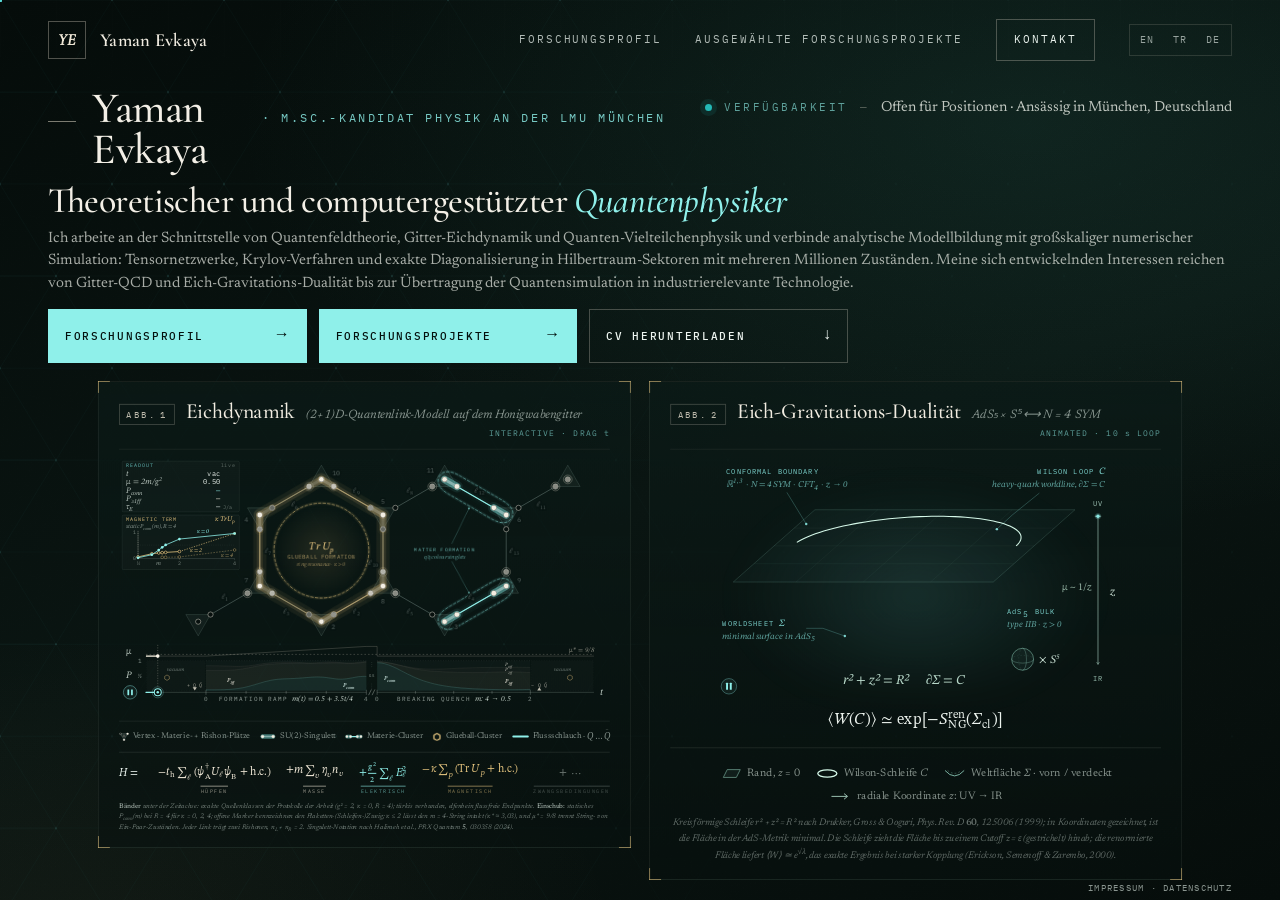
<file: de/index.html>
<!doctype html>
<html lang="de">
  <head>
    <meta charset="utf-8" />
    <meta name="viewport" content="width=device-width, initial-scale=1" />
    <meta
      name="description"
      content="Yaman Evkaya ist theoretischer und computergestützter Quantenphysiker und arbeitet an nicht-abelscher Gitter-Eichdynamik, Quanten-Vielteilchensimulation und verlässlicher Quantentechnologie."
    />
    <meta name="theme-color" content="#08110f" />
    <meta name="author" content="Yaman Evkaya" />
    <meta property="og:type" content="website" />
    <meta property="og:locale" content="de_DE" />
    <meta property="og:title" content="Yaman Evkaya — Quantenphysik & Wissenschaftliches Rechnen" />
    <meta
      property="og:description"
      content="Forschung zu Gitter-Eichdynamik, Tensornetzwerken, Quanteninformation und wissenschaftlichem Rechnen."
    />
    <meta property="og:url" content="https://yevkaya.com/de/" />
    <meta property="og:image" content="https://yevkaya.com/assets/images/social-card.png" />
    <link rel="alternate" hreflang="en" href="https://yevkaya.com/" />
    <link rel="alternate" hreflang="tr" href="https://yevkaya.com/tr/" />
    <link rel="alternate" hreflang="de" href="https://yevkaya.com/de/" />
    <link rel="alternate" hreflang="x-default" href="https://yevkaya.com/" />
    <link rel="canonical" href="https://yevkaya.com/de/" />
    <meta property="og:image:width" content="1200" />
    <meta property="og:image:height" content="630" />
    <meta name="twitter:card" content="summary_large_image" />
    <title>Yaman Evkaya — Theoretische & Computergestützte Quantenphysik</title>
    <link rel="icon" href="../assets/images/favicon.svg" type="image/svg+xml" />
    <link rel="icon" href="../assets/images/favicon-32.png" type="image/png" sizes="32x32" />
    <link rel="apple-touch-icon" href="../assets/images/apple-touch-icon.png" />
    <link rel="stylesheet" href="../styles.css?v=20261111-1" />
    <script type="application/ld+json">
      {
        "@context": "https://schema.org",
        "@type": "Person",
        "name": "Yaman Evkaya",
        "jobTitle": "Theoretischer und computergestützter Quantenphysiker",
        "affiliation": {
          "@type": "CollegeOrUniversity",
          "name": "Ludwig-Maximilians-Universität München"
        },
        "sameAs": [
          "https://github.com/yevkaya",
          "https://www.linkedin.com/in/yevkaya"
        ],
        "knowsAbout": [
          "Quanten-Vielteilchenphysik",
          "Gittereichtheorie",
          "Tensornetzwerke",
          "Quantensimulation",
          "Quanteninformation",
          "Wissenschaftliches Rechnen"
        ]
      }
    </script>
  </head>
  <body>
    <a class="skip-link" href="#main">Zum Inhalt springen</a>
    <div class="page-progress" aria-hidden="true"><span></span></div>

    <header class="site-header" data-header>
      <a class="wordmark" href="#top" aria-label="Yaman Evkaya, Startseite">
        <span class="wordmark-mark" aria-hidden="true">YE</span>
        <span class="wordmark-text">Yaman Evkaya</span>
      </a>
      <button class="menu-toggle" type="button" aria-expanded="false" aria-controls="site-nav"><span></span><span></span><span></span> <span class="sr-only">Navigation öffnen</span></button>
      <nav id="site-nav" class="site-nav" aria-label="Hauptnavigation">
        <a href="#profile">Forschungsprofil</a>
        <a href="#work">Ausgewählte Forschungsprojekte</a>
        <a class="nav-cta" href="#contact" data-contact aria-haspopup="dialog">Kontakt</a>
        <div class="lang-switch" aria-label="Sprache"><a href="../" lang="en" hreflang="en">EN</a><a href="../tr/" lang="tr" hreflang="tr">TR</a><a href="../de/" lang="de" hreflang="de" aria-current="page">DE</a></div>
      </nav>
    </header>

    <main id="main">
      <section class="hero" id="top" aria-labelledby="hero-title">
        <canvas class="lattice-canvas" aria-hidden="true"></canvas>
        <div class="hero-grid shell">
          <div class="hero-copy reveal">
            <p class="eyebrow"><span aria-hidden="true"></span> <strong>Yaman Evkaya</strong> <small>· M.Sc.-Kandidat Physik an der LMU München</small></p>
            <h1 id="hero-title">Theoretischer und computergestützter <em>Quantenphysiker</em></h1>
            <p class="hero-intro">Ich arbeite an der Schnittstelle von Quantenfeldtheorie, Gitter-Eichdynamik und Quanten-Vielteilchenphysik und verbinde analytische Modellbildung mit großskaliger numerischer Simulation: Tensornetzwerke, Krylov-Verfahren und exakte Diagonalisierung in Hilbertraum-Sektoren mit mehreren Millionen Zuständen. Meine sich entwickelnden Interessen reichen von Gitter-QCD und Eich-Gravitations-Dualität bis zur Übertragung der Quantensimulation in industrierelevante Technologie.</p>
            <div class="hero-actions">
              <a class="button button-primary" href="#profile">Forschungsprofil <span aria-hidden="true">→</span></a>
              <a class="button button-primary" href="#work">Forschungsprojekte <span aria-hidden="true">→</span></a>
              <a class="button button-ghost" href="../assets/documents/Yaman-Evkaya-CV.pdf" target="_blank" rel="noopener">CV herunterladen <span aria-hidden="true">↓</span></a>
            </div>
            <p class="hero-status"><span class="signal-dot" aria-hidden="true"></span><span class="hero-status-k">Verfügbarkeit</span><span>Offen für Positionen · Ansässig in München, Deutschland</span></p>
          </div>

          <div class="hero-theory-visual reveal" aria-label="Forschungsschemata: endliche Eichdynamik und Holographie">
            <section class="theory-panel flux-block" aria-labelledby="flux-panel-title">
              <header class="diagram-header">
                <p class="diagram-eyebrow">Abb.&#8201;1</p>
                <h3 id="flux-panel-title">Eichdynamik</h3>
                <p class="diagram-context">(2+1)D-Quantenlink-Modell auf dem Honigwabengitter</p>
              </header>
              <figure class="flux-c2">
                <div class="f1-stage"><svg class="f1-layer f1-under" viewBox="0 0 620 322" aria-hidden="true" focusable="false"><defs><radialGradient id="f1-plaq-g"><stop offset="0" stop-color="#e2c27e" stop-opacity=".12"/><stop offset="1" stop-color="#e2c27e" stop-opacity="0"/></radialGradient></defs><g id="f1-rgA" class="f1-rg" style="opacity:0.000"><circle cx="255.66" cy="115.87" r="58" fill="url(#f1-plaq-g)"/><path class="f1-rg-g1" d="M177.83 160.81 L255.66 205.74 L333.49 160.81 L333.49 70.94 L255.66 26 L177.83 70.94 L177.83 160.81 Z"/><path class="f1-rg-g2" d="M177.83 160.81 L255.66 205.74 L333.49 160.81 L333.49 70.94 L255.66 26 L177.83 70.94 L177.83 160.81 Z"/></g><g id="f1-rgB" class="f1-rg" style="opacity:0.000"><circle cx="411.32" cy="115.87" r="58" fill="url(#f1-plaq-g)"/><path class="f1-rg-g1" d="M333.49 160.81 L411.32 205.74 L489.15 160.81 L489.15 70.94 L411.32 26 L333.49 70.94 L333.49 160.81 Z"/><path class="f1-rg-g2" d="M333.49 160.81 L411.32 205.74 L489.15 160.81 L489.15 70.94 L411.32 26 L333.49 70.94 L333.49 160.81 Z"/></g><g class="f1-bondglow"><g id="f1-kg6" class="f1-kg" style="opacity:0.000"><path class="f1-kg1" d="M193.42 61.94 L240.07 35"/><path class="f1-kg2" d="M193.42 61.94 L240.07 35"/></g><g id="f1-kg4" class="f1-kg" style="opacity:0.000"><path class="f1-kg1" d="M426.91 196.74 L473.56 169.8"/><path class="f1-kg2" d="M426.91 196.74 L473.56 169.8"/></g></g></svg><svg class="f1-layer f1-tglow" viewBox="0 0 620 322" aria-hidden="true" focusable="false" id="f1-tube" style="opacity:0.202"><g id="f1-kg1" class="f1-kg" style="opacity:1.000"><path class="f1-kg1" d="M115.59 196.74 L162.24 169.8"/><path class="f1-kg2" d="M115.59 196.74 L162.24 169.8"/></g><g id="f1-kg3" class="f1-kg" style="opacity:0.000"><path class="f1-kg1" d="M240.07 196.74 L193.42 169.8"/><path class="f1-kg2" d="M240.07 196.74 L193.42 169.8"/></g><g id="f1-kg2" class="f1-kg" style="opacity:1.000"><path class="f1-kg1" d="M271.25 196.74 L317.9 169.8"/><path class="f1-kg2" d="M271.25 196.74 L317.9 169.8"/></g><g id="f1-kg10" class="f1-kg" style="opacity:0.000"><path class="f1-kg1" d="M333.49 88.94 L333.49 142.81"/><path class="f1-kg2" d="M333.49 88.94 L333.49 142.81"/></g><g id="f1-kg8" class="f1-kg" style="opacity:1.000"><path class="f1-kg1" d="M349.08 61.94 L395.73 35"/><path class="f1-kg2" d="M349.08 61.94 L395.73 35"/></g><g id="f1-kg12" class="f1-kg" style="opacity:0.000"><path class="f1-kg1" d="M473.56 61.94 L426.91 35"/><path class="f1-kg2" d="M473.56 61.94 L426.91 35"/></g><g id="f1-kg11" class="f1-kg" style="opacity:1.000"><path class="f1-kg1" d="M504.74 61.94 L551.39 35"/><path class="f1-kg2" d="M504.74 61.94 L551.39 35"/></g></svg><svg class="f1" viewBox="0 0 620 322" role="group" aria-labelledby="f1-title" aria-describedby="f1-desc"><title id="f1-title">Fig. 1 — colour-singlet clusters, flux-tube formation and string breaking on the C2 patch</title><desc id="f1-desc">Interactive figure on the C2 honeycomb patch in the colour-singlet notation of Halimeh et al. (PRX Quantum 5, 030358, 2024): each vertex is a triangle of sites with the matter site in the centre and one rishon site per link end at the corners; a lobe joining two sites of a vertex is an SU(2) colour singlet, a halo marks a doubly occupied site. A draggable time axis runs through a full cycle. In the vacuum a glueball cluster, six singlets around one hexagon swapped between two coverings by the plaquette term Tr U_p, sits next to two matter clusters, quark-antiquark singlet pairs across one link. Static sources Q and Q-bar are then placed by hand at the two tips; they pin the ring into matter clusters. During the formation ramp m(t) = 0.5 + 3.5 t/4 the off-corridor clusters annihilate and the corridor clusters join, pair by pair, into one flux tube: a chain of rishon singlets from Q to Q-bar. After the breaking quench m: 4 to 0.5 a vacuum pair cuts the chain, the pieces shrink onto the screened sources, the matter clusters return; once the sources are removed the glueball cluster resonates again. Under the axis, stacked bands give the exact source-class probabilities of the thesis protocols at R = 4; an inset shows the static connection probability for plaquette couplings kappa = 0, 2, 4.</desc><defs><radialGradient id="f1-burst-g"><stop offset="0" stop-color="#f2fffd" stop-opacity=".95"/><stop offset=".4" stop-color="#8ff0ea" stop-opacity=".35"/><stop offset="1" stop-color="#8ff0ea" stop-opacity="0"/></radialGradient><clipPath id="f1-elapsed"><rect id="f1-elapsed-r" x="31" y="230" width="420.88" height="70"/></clipPath></defs><g class="f1-ro"><rect class="f1-panel" x="4" y="3" width="148" height="64" rx="1.5"/><text class="f1-ro-h" x="9" y="10.2" text-anchor="start">READOUT</text><text class="f1-ro-hs" x="147" y="10.2" text-anchor="end">live</text><text class="f1-ro-k" x="9" y="21.5" text-anchor="start">t</text><text class="f1-ro-v" x="128" y="21.5" text-anchor="end" id="f1-ro-t">1.30</text><text class="f1-ro-k" x="9" y="32.1" text-anchor="start">µ = 2m/g<tspan class="f1-sub" dy="-4.4">2</tspan><tspan dy="4.4"> </tspan></text><text class="f1-ro-v" x="128" y="32.1" text-anchor="end" id="f1-ro-mu">0.50</text><text class="f1-ro-k" x="9" y="42.7" text-anchor="start">P<tspan class="f1-sub" dy="2.6">conn</tspan><tspan dy="-2.6"> </tspan></text><text class="f1-ro-v f1-ro-vc" x="128" y="42.7" text-anchor="end" id="f1-ro-pc">0.061</text><text class="f1-ro-k" x="9" y="53.3" text-anchor="start">P<tspan class="f1-sub" dy="2.6">≥1ff</tspan><tspan dy="-2.6"> </tspan></text><text class="f1-ro-v f1-ro-vf" x="128" y="53.3" text-anchor="end" id="f1-ro-pf">0.707</text><text class="f1-ro-k" x="9" y="63.9" text-anchor="start">τ<tspan class="f1-sub" dy="2.6">E</tspan><tspan dy="-2.6"> </tspan></text><text class="f1-ro-v" x="128" y="63.9" text-anchor="end" id="f1-ro-tau">0.235</text><text class="f1-ro-u" x="131" y="63.9" text-anchor="start">J/a</text></g><g class="f1-kin"><rect class="f1-panel" x="4" y="71" width="148" height="69" rx="1.5"/><text class="f1-kin-h" x="9" y="78.5" text-anchor="start">MAGNETIC TERM</text><text class="f1-kin-hm" x="147" y="78.5" text-anchor="end">κ TrU<tspan class="f1-sub" dy="2.6">p</tspan><tspan dy="-2.6"> </tspan></text><text class="f1-kin-s" x="9" y="87" text-anchor="start">static P<tspan class="f1-sub" dy="2.6">conn</tspan><tspan dy="-2.6"> </tspan>(m), R = 4</text><path class="f1-kin-ax" d="M24 92 L24 126 L146 126"/><path class="f1-kin-half" d="M24 109 L146 109"/><text class="f1-kin-n" x="21" y="94.4" text-anchor="end">1</text><text class="f1-kin-n" x="21" y="127.6" text-anchor="end">0</text><path class="f1-kin-ax" d="M24 126 L24 128"/><text class="f1-kin-n" x="24" y="134.5" text-anchor="middle">½</text><path class="f1-kin-ax" d="M76.29 126 L76.29 128"/><text class="f1-kin-n" x="76.29" y="134.5" text-anchor="middle">2</text><path class="f1-kin-ax" d="M146 126 L146 128"/><text class="f1-kin-n" x="146" y="134.5" text-anchor="middle">4</text><text class="f1-kin-m" x="50.14" y="134.5" text-anchor="middle">m</text><path class="f1-kin-k4" d="M54.5 124.43 L58.86 124.4"/><path class="f1-kin-k4" d="M58.86 124.4 L76.29 123.97"/><path class="f1-kin-k4" d="M76.29 123.97 L146 115.19"/><circle class="f1-kin-k4-d is-p" cx="54.5" cy="124.43" r="1.7"/><circle class="f1-kin-k4-d is-p" cx="58.86" cy="124.4" r="1.7"/><circle class="f1-kin-k4-d is-p" cx="76.29" cy="123.97" r="1.7"/><circle class="f1-kin-k4-d is-p" cx="146" cy="115.19" r="1.7"/><path class="f1-kin-k2" d="M24 123.93 L41.43 119.89"/><path class="f1-kin-k2" d="M41.43 119.89 L50.14 118.96"/><path class="f1-kin-k2" d="M50.14 118.96 L54.5 118.57"/><path class="f1-kin-k2" d="M54.5 118.57 L58.86 118.22"/><path class="f1-kin-k2" d="M58.86 118.22 L76.29 117.14"/><path class="f1-kin-k2 is-switch" d="M76.29 117.14 L146 94.33"/><circle class="f1-kin-k2-d is-p" cx="24" cy="123.93" r="1.7"/><circle class="f1-kin-k2-d is-p" cx="41.43" cy="119.89" r="1.7"/><circle class="f1-kin-k2-d is-p" cx="50.14" cy="118.96" r="1.7"/><circle class="f1-kin-k2-d is-p" cx="54.5" cy="118.57" r="1.7"/><circle class="f1-kin-k2-d is-p" cx="58.86" cy="118.22" r="1.7"/><circle class="f1-kin-k2-d is-p" cx="76.29" cy="117.14" r="1.7"/><circle class="f1-kin-k2-d is-e" cx="146" cy="94.33" r="1.7"/><path class="f1-kin-k0" d="M24 125.01 L41.43 121.12"/><path class="f1-kin-k0" d="M41.43 121.12 L50.14 115.29"/><path class="f1-kin-k0" d="M50.14 115.29 L54.5 111.87"/><path class="f1-kin-k0" d="M54.5 111.87 L58.86 108.82"/><path class="f1-kin-k0" d="M58.86 108.82 L76.29 101.38"/><path class="f1-kin-k0" d="M76.29 101.38 L146 94.32"/><circle class="f1-kin-k0-d is-e" cx="24" cy="125.01" r="1.7"/><circle class="f1-kin-k0-d is-e" cx="41.43" cy="121.12" r="1.7"/><circle class="f1-kin-k0-d is-e" cx="50.14" cy="115.29" r="1.7"/><circle class="f1-kin-k0-d is-e" cx="54.5" cy="111.87" r="1.7"/><circle class="f1-kin-k0-d is-e" cx="58.86" cy="108.82" r="1.7"/><circle class="f1-kin-k0-d is-e" cx="76.29" cy="101.38" r="1.7"/><circle class="f1-kin-k0-d is-e" cx="146" cy="94.32" r="1.7"/><text class="f1-kin-l f1-kin-l0" x="105.91" y="94.24" text-anchor="middle">κ = 0</text><text class="f1-kin-l f1-kin-l2" x="97.2" y="117.5" text-anchor="middle">κ = 2</text><text class="f1-kin-l f1-kin-l4" x="144.5" y="123.79" text-anchor="end">κ = 4</text><path id="f1-kin-mk" class="f1-kin-mk" d="M24 91 L24 126"/></g><g class="f1-tris"><path class="f1-tri" d="M84.41 196.74 L115.59 196.74 L100 223.74 Z"/><path class="f1-tri" d="M177.83 142.81 L162.24 169.81 L193.42 169.81 Z"/><path class="f1-tri" d="M240.07 196.74 L271.25 196.74 L255.66 223.74 Z"/><path class="f1-tri" d="M333.49 142.81 L317.9 169.81 L349.08 169.81 Z"/><path class="f1-tri" d="M395.73 196.74 L426.91 196.74 L411.32 223.74 Z"/><path class="f1-tri" d="M489.15 142.81 L473.56 169.81 L504.74 169.81 Z"/><path class="f1-tri" d="M162.24 61.94 L193.42 61.94 L177.83 88.94 Z"/><path class="f1-tri" d="M317.9 61.94 L349.08 61.94 L333.49 88.94 Z"/><path class="f1-tri" d="M473.56 61.94 L504.74 61.94 L489.15 88.94 Z"/><path class="f1-tri" d="M255.66 8 L240.07 35 L271.25 35 Z"/><path class="f1-tri" d="M411.32 8 L395.73 35 L426.91 35 Z"/><path class="f1-tri" d="M566.98 8 L551.39 35 L582.57 35 Z"/></g><g class="f1-links"><path class="f1-lk" d="M115.59 196.74 L162.24 169.8"/><path class="f1-lk" d="M240.07 196.74 L193.42 169.8"/><path class="f1-lk" d="M271.25 196.74 L317.9 169.8"/><path class="f1-lk" d="M395.73 196.74 L349.08 169.8"/><path class="f1-lk" d="M426.91 196.74 L473.56 169.8"/><path class="f1-lk" d="M177.83 88.94 L177.83 142.81"/><path class="f1-lk" d="M333.49 88.94 L333.49 142.81"/><path class="f1-lk" d="M489.15 88.94 L489.15 142.81"/><path class="f1-lk" d="M193.42 61.94 L240.07 35"/><path class="f1-lk" d="M317.9 61.94 L271.25 35"/><path class="f1-lk" d="M349.08 61.94 L395.73 35"/><path class="f1-lk" d="M473.56 61.94 L426.91 35"/><path class="f1-lk" d="M504.74 61.94 L551.39 35"/></g><g class="f1-aks"><path id="f1-ak1t" class="f1-ak f1-ak-t" d="M115.59 196.74 L162.24 169.8" style="opacity:1.000"/><path id="f1-ak3t" class="f1-ak f1-ak-t" d="M240.07 196.74 L193.42 169.8" style="opacity:0.000"/><path id="f1-ak2t" class="f1-ak f1-ak-t" d="M271.25 196.74 L317.9 169.8" style="opacity:1.000"/><path id="f1-ak10t" class="f1-ak f1-ak-t" d="M333.49 88.94 L333.49 142.81" style="opacity:0.000"/><path id="f1-ak8t" class="f1-ak f1-ak-t" d="M349.08 61.94 L395.73 35" style="opacity:1.000"/><path id="f1-ak12t" class="f1-ak f1-ak-t" d="M473.56 61.94 L426.91 35" style="opacity:0.000"/><path id="f1-ak11t" class="f1-ak f1-ak-t" d="M504.74 61.94 L551.39 35" style="opacity:1.000"/><path id="f1-ak6t" class="f1-ak f1-ak-t" d="M193.42 61.94 L240.07 35" style="opacity:0.000"/><path id="f1-ak4t" class="f1-ak f1-ak-t" d="M426.91 196.74 L473.56 169.8" style="opacity:0.000"/><path id="f1-ak3g" class="f1-ak f1-ak-g" d="M240.07 196.74 L193.42 169.8" style="opacity:0.000"/><path id="f1-ak2g" class="f1-ak f1-ak-g" d="M271.25 196.74 L317.9 169.8" style="opacity:0.000"/><path id="f1-ak10g" class="f1-ak f1-ak-g" d="M333.49 88.94 L333.49 142.81" style="opacity:0.000"/><path id="f1-ak9g" class="f1-ak f1-ak-g" d="M317.9 61.94 L271.25 35" style="opacity:0.000"/><path id="f1-ak6g" class="f1-ak f1-ak-g" d="M193.42 61.94 L240.07 35" style="opacity:0.000"/><path id="f1-ak7g" class="f1-ak f1-ak-g" d="M177.83 88.94 L177.83 142.81" style="opacity:0.000"/><path id="f1-ak4g" class="f1-ak f1-ak-g" d="M426.91 196.74 L473.56 169.8" style="opacity:0.000"/><path id="f1-ak12g" class="f1-ak f1-ak-g" d="M473.56 61.94 L426.91 35" style="opacity:0.000"/><path id="f1-ak5g" class="f1-ak f1-ak-g" d="M395.73 196.74 L349.08 169.8" style="opacity:0.000"/><path id="f1-ak13g" class="f1-ak f1-ak-g" d="M489.15 88.94 L489.15 142.81" style="opacity:0.000"/><path id="f1-ak8g" class="f1-ak f1-ak-g" d="M349.08 61.94 L395.73 35" style="opacity:0.000"/></g><g id="f1-lflash" class="f1-lflash" style="opacity:0.000"><path class="f1-link-flash" d="M115.59 196.74 L162.24 169.8"/><path class="f1-link-flash" d="M240.07 196.74 L193.42 169.8"/><path class="f1-link-flash" d="M271.25 196.74 L317.9 169.8"/><path class="f1-link-flash" d="M395.73 196.74 L349.08 169.8"/><path class="f1-link-flash" d="M426.91 196.74 L473.56 169.8"/><path class="f1-link-flash" d="M177.83 88.94 L177.83 142.81"/><path class="f1-link-flash" d="M333.49 88.94 L333.49 142.81"/><path class="f1-link-flash" d="M489.15 88.94 L489.15 142.81"/><path class="f1-link-flash" d="M193.42 61.94 L240.07 35"/><path class="f1-link-flash" d="M317.9 61.94 L271.25 35"/><path class="f1-link-flash" d="M349.08 61.94 L395.73 35"/><path class="f1-link-flash" d="M473.56 61.94 L426.91 35"/><path class="f1-link-flash" d="M504.74 61.94 L551.39 35"/></g><g id="f1-iflash" class="f1-iflash" style="opacity:0.000"><path class="f1-link-iflash" d="M115.59 196.74 L162.24 169.8"/><path class="f1-link-iflash" d="M271.25 196.74 L317.9 169.8"/><path class="f1-link-iflash" d="M349.08 61.94 L395.73 35"/><path class="f1-link-iflash" d="M504.74 61.94 L551.39 35"/></g><g id="f1-wflash" class="f1-iflash" style="opacity:0.000"><path class="f1-link-iflash" d="M115.59 196.74 L162.24 169.8"/><path class="f1-link-iflash" d="M240.07 196.74 L193.42 169.8"/><path class="f1-link-iflash" d="M271.25 196.74 L317.9 169.8"/><path class="f1-link-iflash" d="M333.49 88.94 L333.49 142.81"/><path class="f1-link-iflash" d="M349.08 61.94 L395.73 35"/><path class="f1-link-iflash" d="M473.56 61.94 L426.91 35"/><path class="f1-link-iflash" d="M504.74 61.94 L551.39 35"/></g><g class="f1-lobes"><g id="f1-lb-2a"><g id="f1-lb-2a-t" class="f1-lb f1-lb-t" style="opacity:1.000"><path class="f1-lo" d="M271.25 196.74L255.66 205.74"/><path class="f1-lm" d="M271.25 196.74L255.66 205.74"/><path class="f1-lc" d="M271.25 196.74L255.66 205.74"/></g><g id="f1-lb-2a-g" class="f1-lb f1-lb-g" style="opacity:0.000"><path class="f1-lo" d="M271.25 196.74L255.66 205.74"/><path class="f1-lm" d="M271.25 196.74L255.66 205.74"/><path class="f1-lc" d="M271.25 196.74L255.66 205.74"/></g></g><g id="f1-lb-7a"><g id="f1-lb-7a-t" class="f1-lb f1-lb-t" style="opacity:1.000"><path class="f1-lo" d="M162.24 169.80L177.83 160.81"/><path class="f1-lm" d="M162.24 169.80L177.83 160.81"/><path class="f1-lc" d="M162.24 169.80L177.83 160.81"/></g><g id="f1-lb-7a-g" class="f1-lb f1-lb-g" style="opacity:0.000"><path class="f1-lo" d="M162.24 169.80L177.83 160.81"/><path class="f1-lm" d="M162.24 169.80L177.83 160.81"/><path class="f1-lc" d="M162.24 169.80L177.83 160.81"/></g></g><g id="f1-lb-5a"><g id="f1-lb-5a-t" class="f1-lb f1-lb-t" style="opacity:1.000"><path class="f1-lo" d="M349.08 61.94L333.49 70.94"/><path class="f1-lm" d="M349.08 61.94L333.49 70.94"/><path class="f1-lc" d="M349.08 61.94L333.49 70.94"/></g><g id="f1-lb-5a-g" class="f1-lb f1-lb-g" style="opacity:0.000"><path class="f1-lo" d="M349.08 61.94L333.49 70.94"/><path class="f1-lm" d="M349.08 61.94L333.49 70.94"/><path class="f1-lc" d="M349.08 61.94L333.49 70.94"/></g></g><g id="f1-lb-8a"><g id="f1-lb-8a-t" class="f1-lb f1-lb-t" style="opacity:1.000"><path class="f1-lo" d="M317.90 169.80L333.49 160.81"/><path class="f1-lm" d="M317.90 169.80L333.49 160.81"/><path class="f1-lc" d="M317.90 169.80L333.49 160.81"/></g><g id="f1-lb-8a-g" class="f1-lb f1-lb-g" style="opacity:0.000"><path class="f1-lo" d="M317.90 169.80L333.49 160.81"/><path class="f1-lm" d="M317.90 169.80L333.49 160.81"/><path class="f1-lc" d="M317.90 169.80L333.49 160.81"/></g></g><g id="f1-lb-4a"><g id="f1-lb-4a-t" class="f1-lb f1-lb-t" style="opacity:0.000"><path class="f1-lo" d="M177.83 70.94L193.42 61.94"/><path class="f1-lm" d="M177.83 70.94L193.42 61.94"/><path class="f1-lc" d="M177.83 70.94L193.42 61.94"/></g><g id="f1-lb-4a-g" class="f1-lb f1-lb-g" style="opacity:0.000"><path class="f1-lo" d="M177.83 70.94L193.42 61.94"/><path class="f1-lm" d="M177.83 70.94L193.42 61.94"/><path class="f1-lc" d="M177.83 70.94L193.42 61.94"/></g></g><g id="f1-lb-10a"><g id="f1-lb-10a-t" class="f1-lb f1-lb-t" style="opacity:0.000"><path class="f1-lo" d="M255.66 26.00L240.07 35.00"/><path class="f1-lm" d="M255.66 26.00L240.07 35.00"/><path class="f1-lc" d="M255.66 26.00L240.07 35.00"/></g><g id="f1-lb-10a-g" class="f1-lb f1-lb-g" style="opacity:0.000"><path class="f1-lo" d="M255.66 26.00L240.07 35.00"/><path class="f1-lm" d="M255.66 26.00L240.07 35.00"/><path class="f1-lc" d="M255.66 26.00L240.07 35.00"/></g></g><g id="f1-lb-2b"><g id="f1-lb-2b-g" class="f1-lb f1-lb-g" style="opacity:0.000"><path class="f1-lo" d="M255.66 205.74L271.25 196.74"/><path class="f1-lm" d="M255.66 205.74L271.25 196.74"/><path class="f1-lc" d="M255.66 205.74L271.25 196.74"/></g></g><g id="f1-lb-8b"><g id="f1-lb-8b-g" class="f1-lb f1-lb-g" style="opacity:0.000"><path class="f1-lo" d="M333.49 160.81L317.90 169.80"/><path class="f1-lm" d="M333.49 160.81L317.90 169.80"/><path class="f1-lc" d="M333.49 160.81L317.90 169.80"/></g></g><g id="f1-lb-5b"><g id="f1-lb-5b-g" class="f1-lb f1-lb-g" style="opacity:0.000"><path class="f1-lo" d="M333.49 70.94L317.90 61.94"/><path class="f1-lm" d="M333.49 70.94L317.90 61.94"/><path class="f1-lc" d="M333.49 70.94L317.90 61.94"/></g></g><g id="f1-lb-10b"><g id="f1-lb-10b-g" class="f1-lb f1-lb-g" style="opacity:0.000"><path class="f1-lo" d="M255.66 26.00L271.25 35.00"/><path class="f1-lm" d="M255.66 26.00L271.25 35.00"/><path class="f1-lc" d="M255.66 26.00L271.25 35.00"/></g></g><g id="f1-lb-4b"><g id="f1-lb-4b-g" class="f1-lb f1-lb-g" style="opacity:0.000"><path class="f1-lo" d="M177.83 70.94L177.83 88.94"/><path class="f1-lm" d="M177.83 70.94L177.83 88.94"/><path class="f1-lc" d="M177.83 70.94L177.83 88.94"/></g></g><g id="f1-lb-7b"><g id="f1-lb-7b-g" class="f1-lb f1-lb-g" style="opacity:0.000"><path class="f1-lo" d="M177.83 160.81L177.83 142.81"/><path class="f1-lm" d="M177.83 160.81L177.83 142.81"/><path class="f1-lc" d="M177.83 160.81L177.83 142.81"/></g></g><g id="f1-lb-3a"><g id="f1-lb-3a-t" class="f1-lb f1-lb-t" style="opacity:0.000"><path class="f1-lo" d="M411.32 205.74L426.91 196.74"/><path class="f1-lm" d="M411.32 205.74L426.91 196.74"/><path class="f1-lc" d="M411.32 205.74L426.91 196.74"/></g><g id="f1-lb-3a-g" class="f1-lb f1-lb-g" style="opacity:0.000"><path class="f1-lo" d="M411.32 205.74L426.91 196.74"/><path class="f1-lm" d="M411.32 205.74L426.91 196.74"/><path class="f1-lc" d="M411.32 205.74L426.91 196.74"/></g></g><g id="f1-lb-9a"><g id="f1-lb-9a-t" class="f1-lb f1-lb-t" style="opacity:0.000"><path class="f1-lo" d="M489.15 160.81L473.56 169.80"/><path class="f1-lm" d="M489.15 160.81L473.56 169.80"/><path class="f1-lc" d="M489.15 160.81L473.56 169.80"/></g><g id="f1-lb-9a-g" class="f1-lb f1-lb-g" style="opacity:0.000"><path class="f1-lo" d="M489.15 160.81L473.56 169.80"/><path class="f1-lm" d="M489.15 160.81L473.56 169.80"/><path class="f1-lc" d="M489.15 160.81L473.56 169.80"/></g></g><g id="f1-lb-6a"><g id="f1-lb-6a-t" class="f1-lb f1-lb-t" style="opacity:1.000"><path class="f1-lo" d="M504.74 61.94L489.15 70.94"/><path class="f1-lm" d="M504.74 61.94L489.15 70.94"/><path class="f1-lc" d="M504.74 61.94L489.15 70.94"/></g><g id="f1-lb-6a-g" class="f1-lb f1-lb-g" style="opacity:0.000"><path class="f1-lo" d="M504.74 61.94L489.15 70.94"/><path class="f1-lm" d="M504.74 61.94L489.15 70.94"/><path class="f1-lc" d="M504.74 61.94L489.15 70.94"/></g></g><g id="f1-lb-11a"><g id="f1-lb-11a-t" class="f1-lb f1-lb-t" style="opacity:1.000"><path class="f1-lo" d="M395.73 35.00L411.32 26.00"/><path class="f1-lm" d="M395.73 35.00L411.32 26.00"/><path class="f1-lc" d="M395.73 35.00L411.32 26.00"/></g><g id="f1-lb-11a-g" class="f1-lb f1-lb-g" style="opacity:0.000"><path class="f1-lo" d="M395.73 35.00L411.32 26.00"/><path class="f1-lm" d="M395.73 35.00L411.32 26.00"/><path class="f1-lc" d="M395.73 35.00L411.32 26.00"/></g></g><g id="f1-lb-3b"><g id="f1-lb-3b-g" class="f1-lb f1-lb-g" style="opacity:0.000"><path class="f1-lo" d="M411.32 205.74L395.73 196.74"/><path class="f1-lm" d="M411.32 205.74L395.73 196.74"/><path class="f1-lc" d="M411.32 205.74L395.73 196.74"/></g></g><g id="f1-lb-8c"><g id="f1-lb-8c-g" class="f1-lb f1-lb-g" style="opacity:0.000"><path class="f1-lo" d="M333.49 160.81L349.08 169.80"/><path class="f1-lm" d="M333.49 160.81L349.08 169.80"/><path class="f1-lc" d="M333.49 160.81L349.08 169.80"/></g></g><g id="f1-lb-6b"><g id="f1-lb-6b-g" class="f1-lb f1-lb-g" style="opacity:0.000"><path class="f1-lo" d="M489.15 70.94L489.15 88.94"/><path class="f1-lm" d="M489.15 70.94L489.15 88.94"/><path class="f1-lc" d="M489.15 70.94L489.15 88.94"/></g></g><g id="f1-lb-9b"><g id="f1-lb-9b-g" class="f1-lb f1-lb-g" style="opacity:0.000"><path class="f1-lo" d="M489.15 160.81L489.15 142.81"/><path class="f1-lm" d="M489.15 160.81L489.15 142.81"/><path class="f1-lc" d="M489.15 160.81L489.15 142.81"/></g></g><g id="f1-lb-5c"><g id="f1-lb-5c-g" class="f1-lb f1-lb-g" style="opacity:0.000"><path class="f1-lo" d="M333.49 70.94L349.08 61.94"/><path class="f1-lm" d="M333.49 70.94L349.08 61.94"/><path class="f1-lc" d="M333.49 70.94L349.08 61.94"/></g></g><g id="f1-lb-11b"><g id="f1-lb-11b-g" class="f1-lb f1-lb-g" style="opacity:0.000"><path class="f1-lo" d="M411.32 26.00L395.73 35.00"/><path class="f1-lm" d="M411.32 26.00L395.73 35.00"/><path class="f1-lc" d="M411.32 26.00L395.73 35.00"/></g></g><g id="f1-lb-L1"><g id="f1-lb-L1-i" class="f1-lb f1-lb-i" style="opacity:0.000"><path class="f1-lo" d="M84.41 196.74L115.59 196.74"/><path class="f1-lm" d="M84.41 196.74L115.59 196.74"/><path class="f1-lc" d="M84.41 196.74L115.59 196.74"/></g><g id="f1-lb-L1-t" class="f1-lb f1-lb-t" style="opacity:1.000"><path class="f1-lo" d="M84.41 196.74L115.59 196.74"/><path class="f1-lm" d="M84.41 196.74L115.59 196.74"/><path class="f1-lc" d="M84.41 196.74L115.59 196.74"/></g></g><g id="f1-lb-L12"><g id="f1-lb-L12-i" class="f1-lb f1-lb-i" style="opacity:0.000"><path class="f1-lo" d="M582.57 35.00L551.39 35.00"/><path class="f1-lm" d="M582.57 35.00L551.39 35.00"/><path class="f1-lc" d="M582.57 35.00L551.39 35.00"/></g><g id="f1-lb-L12-t" class="f1-lb f1-lb-t" style="opacity:1.000"><path class="f1-lo" d="M582.57 35.00L551.39 35.00"/><path class="f1-lm" d="M582.57 35.00L551.39 35.00"/><path class="f1-lc" d="M582.57 35.00L551.39 35.00"/></g></g></g><g class="f1-sites"><g id="f1-s-m1" class="f1-st"><circle class="f1-sh" cx="100" cy="205.74" r="5.6" style="opacity:0.000"/><circle class="f1-sr" cx="100" cy="205.74" r="3.3"/><circle class="f1-sf" cx="100" cy="205.74" r="3.05" style="opacity:0.000"/></g><g id="f1-s-m7" class="f1-st"><circle class="f1-sh" cx="177.83" cy="160.81" r="5.6" style="opacity:0.000"/><circle class="f1-sr" cx="177.83" cy="160.81" r="3.3"/><circle class="f1-sf" cx="177.83" cy="160.81" r="3.05" style="opacity:1.000"/></g><g id="f1-s-m2" class="f1-st"><circle class="f1-sh" cx="255.66" cy="205.74" r="5.6" style="opacity:0.000"/><circle class="f1-sr" cx="255.66" cy="205.74" r="3.3"/><circle class="f1-sf" cx="255.66" cy="205.74" r="3.05" style="opacity:1.000"/></g><g id="f1-s-m8" class="f1-st"><circle class="f1-sh" cx="333.49" cy="160.81" r="5.6" style="opacity:0.000"/><circle class="f1-sr" cx="333.49" cy="160.81" r="3.3"/><circle class="f1-sf" cx="333.49" cy="160.81" r="3.05" style="opacity:1.000"/></g><g id="f1-s-m3" class="f1-st"><circle class="f1-sh" cx="411.32" cy="205.74" r="5.6" style="opacity:0.000"/><circle class="f1-sr" cx="411.32" cy="205.74" r="3.3"/><circle class="f1-sf" cx="411.32" cy="205.74" r="3.05" style="opacity:0.000"/></g><g id="f1-s-m9" class="f1-st"><circle class="f1-sh" cx="489.15" cy="160.81" r="5.6" style="opacity:1.000"/><circle class="f1-sr" cx="489.15" cy="160.81" r="3.3"/><circle class="f1-sf" cx="489.15" cy="160.81" r="3.05" style="opacity:0.550"/></g><g id="f1-s-m4" class="f1-st"><circle class="f1-sh" cx="177.83" cy="70.94" r="5.6" style="opacity:0.000"/><circle class="f1-sr" cx="177.83" cy="70.94" r="3.3"/><circle class="f1-sf" cx="177.83" cy="70.94" r="3.05" style="opacity:0.000"/></g><g id="f1-s-m5" class="f1-st"><circle class="f1-sh" cx="333.49" cy="70.94" r="5.6" style="opacity:0.000"/><circle class="f1-sr" cx="333.49" cy="70.94" r="3.3"/><circle class="f1-sf" cx="333.49" cy="70.94" r="3.05" style="opacity:1.000"/></g><g id="f1-s-m6" class="f1-st"><circle class="f1-sh" cx="489.15" cy="70.94" r="5.6" style="opacity:0.000"/><circle class="f1-sr" cx="489.15" cy="70.94" r="3.3"/><circle class="f1-sf" cx="489.15" cy="70.94" r="3.05" style="opacity:1.000"/></g><g id="f1-s-m10" class="f1-st"><circle class="f1-sh" cx="255.66" cy="26" r="5.6" style="opacity:1.000"/><circle class="f1-sr" cx="255.66" cy="26" r="3.3"/><circle class="f1-sf" cx="255.66" cy="26" r="3.05" style="opacity:0.550"/></g><g id="f1-s-m11" class="f1-st"><circle class="f1-sh" cx="411.32" cy="26" r="5.6" style="opacity:0.000"/><circle class="f1-sr" cx="411.32" cy="26" r="3.3"/><circle class="f1-sf" cx="411.32" cy="26" r="3.05" style="opacity:1.000"/></g><g id="f1-s-m12" class="f1-st"><circle class="f1-sh" cx="566.98" cy="26" r="5.6" style="opacity:1.000"/><circle class="f1-sr" cx="566.98" cy="26" r="3.3"/><circle class="f1-sf" cx="566.98" cy="26" r="3.05" style="opacity:0.550"/></g><g id="f1-s-r1L" class="f1-st"><circle class="f1-sh" cx="115.59" cy="196.74" r="5.6" style="opacity:0.000"/><circle class="f1-sr" cx="115.59" cy="196.74" r="3.3"/><circle class="f1-sf" cx="115.59" cy="196.74" r="3.05" style="opacity:1.000"/></g><g id="f1-s-r1R" class="f1-st"><circle class="f1-sh" cx="162.24" cy="169.8" r="5.6" style="opacity:0.000"/><circle class="f1-sr" cx="162.24" cy="169.8" r="3.3"/><circle class="f1-sf" cx="162.24" cy="169.8" r="3.05" style="opacity:1.000"/></g><g id="f1-s-r3L" class="f1-st"><circle class="f1-sh" cx="240.07" cy="196.74" r="5.6" style="opacity:1.000"/><circle class="f1-sr" cx="240.07" cy="196.74" r="3.3"/><circle class="f1-sf" cx="240.07" cy="196.74" r="3.05" style="opacity:0.550"/></g><g id="f1-s-r3R" class="f1-st"><circle class="f1-sh" cx="193.42" cy="169.8" r="5.6" style="opacity:0.000"/><circle class="f1-sr" cx="193.42" cy="169.8" r="3.3"/><circle class="f1-sf" cx="193.42" cy="169.8" r="3.05" style="opacity:0.000"/></g><g id="f1-s-r2L" class="f1-st"><circle class="f1-sh" cx="271.25" cy="196.74" r="5.6" style="opacity:0.000"/><circle class="f1-sr" cx="271.25" cy="196.74" r="3.3"/><circle class="f1-sf" cx="271.25" cy="196.74" r="3.05" style="opacity:1.000"/></g><g id="f1-s-r2R" class="f1-st"><circle class="f1-sh" cx="317.9" cy="169.8" r="5.6" style="opacity:0.000"/><circle class="f1-sr" cx="317.9" cy="169.8" r="3.3"/><circle class="f1-sf" cx="317.9" cy="169.8" r="3.05" style="opacity:1.000"/></g><g id="f1-s-r5L" class="f1-st"><circle class="f1-sh" cx="395.73" cy="196.74" r="5.6" style="opacity:0.000"/><circle class="f1-sr" cx="395.73" cy="196.74" r="3.3"/><circle class="f1-sf" cx="395.73" cy="196.74" r="3.05" style="opacity:0.000"/></g><g id="f1-s-r5R" class="f1-st"><circle class="f1-sh" cx="349.08" cy="169.8" r="5.6" style="opacity:1.000"/><circle class="f1-sr" cx="349.08" cy="169.8" r="3.3"/><circle class="f1-sf" cx="349.08" cy="169.8" r="3.05" style="opacity:0.550"/></g><g id="f1-s-r4L" class="f1-st"><circle class="f1-sh" cx="426.91" cy="196.74" r="5.6" style="opacity:0.000"/><circle class="f1-sr" cx="426.91" cy="196.74" r="3.3"/><circle class="f1-sf" cx="426.91" cy="196.74" r="3.05" style="opacity:0.000"/></g><g id="f1-s-r4R" class="f1-st"><circle class="f1-sh" cx="473.56" cy="169.8" r="5.6" style="opacity:1.000"/><circle class="f1-sr" cx="473.56" cy="169.8" r="3.3"/><circle class="f1-sf" cx="473.56" cy="169.8" r="3.05" style="opacity:0.550"/></g><g id="f1-s-r7L" class="f1-st"><circle class="f1-sh" cx="177.83" cy="88.94" r="5.6" style="opacity:0.000"/><circle class="f1-sr" cx="177.83" cy="88.94" r="3.3"/><circle class="f1-sf" cx="177.83" cy="88.94" r="3.05" style="opacity:0.000"/></g><g id="f1-s-r7R" class="f1-st"><circle class="f1-sh" cx="177.83" cy="142.81" r="5.6" style="opacity:1.000"/><circle class="f1-sr" cx="177.83" cy="142.81" r="3.3"/><circle class="f1-sf" cx="177.83" cy="142.81" r="3.05" style="opacity:0.550"/></g><g id="f1-s-r10L" class="f1-st"><circle class="f1-sh" cx="333.49" cy="88.94" r="5.6" style="opacity:1.000"/><circle class="f1-sr" cx="333.49" cy="88.94" r="3.3"/><circle class="f1-sf" cx="333.49" cy="88.94" r="3.05" style="opacity:0.550"/></g><g id="f1-s-r10R" class="f1-st"><circle class="f1-sh" cx="333.49" cy="142.81" r="5.6" style="opacity:0.000"/><circle class="f1-sr" cx="333.49" cy="142.81" r="3.3"/><circle class="f1-sf" cx="333.49" cy="142.81" r="3.05" style="opacity:0.000"/></g><g id="f1-s-r13L" class="f1-st"><circle class="f1-sh" cx="489.15" cy="88.94" r="5.6" style="opacity:0.000"/><circle class="f1-sr" cx="489.15" cy="88.94" r="3.3"/><circle class="f1-sf" cx="489.15" cy="88.94" r="3.05" style="opacity:0.000"/></g><g id="f1-s-r13R" class="f1-st"><circle class="f1-sh" cx="489.15" cy="142.81" r="5.6" style="opacity:1.000"/><circle class="f1-sr" cx="489.15" cy="142.81" r="3.3"/><circle class="f1-sf" cx="489.15" cy="142.81" r="3.05" style="opacity:0.550"/></g><g id="f1-s-r6L" class="f1-st"><circle class="f1-sh" cx="193.42" cy="61.94" r="5.6" style="opacity:0.000"/><circle class="f1-sr" cx="193.42" cy="61.94" r="3.3"/><circle class="f1-sf" cx="193.42" cy="61.94" r="3.05" style="opacity:0.000"/></g><g id="f1-s-r6R" class="f1-st"><circle class="f1-sh" cx="240.07" cy="35" r="5.6" style="opacity:1.000"/><circle class="f1-sr" cx="240.07" cy="35" r="3.3"/><circle class="f1-sf" cx="240.07" cy="35" r="3.05" style="opacity:0.550"/></g><g id="f1-s-r9L" class="f1-st"><circle class="f1-sh" cx="317.9" cy="61.94" r="5.6" style="opacity:0.000"/><circle class="f1-sr" cx="317.9" cy="61.94" r="3.3"/><circle class="f1-sf" cx="317.9" cy="61.94" r="3.05" style="opacity:0.000"/></g><g id="f1-s-r9R" class="f1-st"><circle class="f1-sh" cx="271.25" cy="35" r="5.6" style="opacity:1.000"/><circle class="f1-sr" cx="271.25" cy="35" r="3.3"/><circle class="f1-sf" cx="271.25" cy="35" r="3.05" style="opacity:0.550"/></g><g id="f1-s-r8L" class="f1-st"><circle class="f1-sh" cx="349.08" cy="61.94" r="5.6" style="opacity:0.000"/><circle class="f1-sr" cx="349.08" cy="61.94" r="3.3"/><circle class="f1-sf" cx="349.08" cy="61.94" r="3.05" style="opacity:1.000"/></g><g id="f1-s-r8R" class="f1-st"><circle class="f1-sh" cx="395.73" cy="35" r="5.6" style="opacity:0.000"/><circle class="f1-sr" cx="395.73" cy="35" r="3.3"/><circle class="f1-sf" cx="395.73" cy="35" r="3.05" style="opacity:1.000"/></g><g id="f1-s-r12L" class="f1-st"><circle class="f1-sh" cx="473.56" cy="61.94" r="5.6" style="opacity:1.000"/><circle class="f1-sr" cx="473.56" cy="61.94" r="3.3"/><circle class="f1-sf" cx="473.56" cy="61.94" r="3.05" style="opacity:0.550"/></g><g id="f1-s-r12R" class="f1-st"><circle class="f1-sh" cx="426.91" cy="35" r="5.6" style="opacity:0.000"/><circle class="f1-sr" cx="426.91" cy="35" r="3.3"/><circle class="f1-sf" cx="426.91" cy="35" r="3.05" style="opacity:0.000"/></g><g id="f1-s-r11L" class="f1-st"><circle class="f1-sh" cx="504.74" cy="61.94" r="5.6" style="opacity:0.000"/><circle class="f1-sr" cx="504.74" cy="61.94" r="3.3"/><circle class="f1-sf" cx="504.74" cy="61.94" r="3.05" style="opacity:1.000"/></g><g id="f1-s-r11R" class="f1-st"><circle class="f1-sh" cx="551.39" cy="35" r="5.6" style="opacity:0.000"/><circle class="f1-sr" cx="551.39" cy="35" r="3.3"/><circle class="f1-sf" cx="551.39" cy="35" r="3.05" style="opacity:1.000"/></g></g><circle id="f1-gh-B10" class="f1-ghalo" cx="333.49" cy="115.87" r="30" style="opacity:0.000"/><circle id="f1-gh-B3" class="f1-ghalo" cx="216.75" cy="183.27" r="20" style="opacity:0.000"/><circle id="f1-gh-B12" class="f1-ghalo" cx="450.24" cy="48.47" r="20" style="opacity:0.000"/><circle id="f1-gh-C6" class="f1-ghalo" cx="216.75" cy="48.47" r="14" style="opacity:0.000"/><circle id="f1-gh-C4" class="f1-ghalo" cx="450.24" cy="183.27" r="14" style="opacity:0.000"/><g id="f1-gq-O6" class="f1-g f1-g-q" transform="translate(177.83 70.94)" style="opacity:0.000"><circle class="f1-g-h" r="6.4"/><circle class="f1-g-c" r="2.25"/></g><g id="f1-gqb-O6" class="f1-g f1-g-qb" transform="translate(255.66 26)" style="opacity:0.000"><circle class="f1-g-h" r="6.4"/><circle class="f1-g-o" r="2.05"/></g><g id="f1-gq-O4" class="f1-g f1-g-q" transform="translate(411.32 205.74)" style="opacity:0.000"><circle class="f1-g-h" r="6.4"/><circle class="f1-g-c" r="2.25"/></g><g id="f1-gqb-O4" class="f1-g f1-g-qb" transform="translate(489.15 160.81)" style="opacity:0.000"><circle class="f1-g-h" r="6.4"/><circle class="f1-g-o" r="2.05"/></g><g id="f1-gq-J11" class="f1-g f1-g-q" transform="translate(489.15 70.94)" style="opacity:0.000"><circle class="f1-g-h" r="6.4"/><circle class="f1-g-c" r="2.25"/></g><g id="f1-gqb-J11" class="f1-g f1-g-qb" transform="translate(566.98 26)" style="opacity:0.000"><circle class="f1-g-h" r="6.4"/><circle class="f1-g-o" r="2.05"/></g><g id="f1-gq-J8" class="f1-g f1-g-q" transform="translate(333.49 70.94)" style="opacity:0.000"><circle class="f1-g-h" r="6.4"/><circle class="f1-g-c" r="2.25"/></g><g id="f1-gqb-J8" class="f1-g f1-g-qb" transform="translate(411.32 26)" style="opacity:0.000"><circle class="f1-g-h" r="6.4"/><circle class="f1-g-o" r="2.05"/></g><g id="f1-gq-J2" class="f1-g f1-g-q" transform="translate(255.66 205.74)" style="opacity:0.000"><circle class="f1-g-h" r="6.4"/><circle class="f1-g-c" r="2.25"/></g><g id="f1-gqb-J2" class="f1-g f1-g-qb" transform="translate(333.49 160.81)" style="opacity:0.000"><circle class="f1-g-h" r="6.4"/><circle class="f1-g-o" r="2.05"/></g><g id="f1-gq-J1" class="f1-g f1-g-q" transform="translate(100 205.74)" style="opacity:0.000"><circle class="f1-g-h" r="6.4"/><circle class="f1-g-c" r="2.25"/></g><g id="f1-gqb-J1" class="f1-g f1-g-qb" transform="translate(177.83 160.81)" style="opacity:0.000"><circle class="f1-g-h" r="6.4"/><circle class="f1-g-o" r="2.05"/></g><g id="f1-gq-B10" class="f1-g f1-g-q" transform="translate(333.49 115.87)" style="opacity:0.000"><circle class="f1-g-h" r="6.4"/><circle class="f1-g-c" r="2.25"/></g><g id="f1-gqb-B10" class="f1-g f1-g-qb" transform="translate(333.49 115.87)" style="opacity:0.000"><circle class="f1-g-h" r="6.4"/><circle class="f1-g-o" r="2.05"/></g><g id="f1-gq-B3" class="f1-g f1-g-q" transform="translate(216.75 183.27)" style="opacity:0.000"><circle class="f1-g-h" r="6.4"/><circle class="f1-g-c" r="2.25"/></g><g id="f1-gqb-B3" class="f1-g f1-g-qb" transform="translate(216.75 183.27)" style="opacity:0.000"><circle class="f1-g-h" r="6.4"/><circle class="f1-g-o" r="2.05"/></g><g id="f1-gq-B12" class="f1-g f1-g-q" transform="translate(450.24 48.47)" style="opacity:0.000"><circle class="f1-g-h" r="6.4"/><circle class="f1-g-c" r="2.25"/></g><g id="f1-gqb-B12" class="f1-g f1-g-qb" transform="translate(450.24 48.47)" style="opacity:0.000"><circle class="f1-g-h" r="6.4"/><circle class="f1-g-o" r="2.05"/></g><g id="f1-gq-C6" class="f1-g f1-g-q" transform="translate(216.75 48.47)" style="opacity:0.000"><circle class="f1-g-h" r="6.4"/><circle class="f1-g-c" r="2.25"/></g><g id="f1-gqb-C6" class="f1-g f1-g-qb" transform="translate(216.75 48.47)" style="opacity:0.000"><circle class="f1-g-h" r="6.4"/><circle class="f1-g-o" r="2.05"/></g><g id="f1-gq-C4" class="f1-g f1-g-q" transform="translate(450.24 183.27)" style="opacity:0.000"><circle class="f1-g-h" r="6.4"/><circle class="f1-g-c" r="2.25"/></g><g id="f1-gqb-C4" class="f1-g f1-g-qb" transform="translate(450.24 183.27)" style="opacity:0.000"><circle class="f1-g-h" r="6.4"/><circle class="f1-g-o" r="2.05"/></g><circle id="f1-bu-O6" class="f1-burst" cx="216.75" cy="48.47" r="3" style="opacity:0.000"/><circle id="f1-bu-O4" class="f1-burst" cx="450.24" cy="183.27" r="3" style="opacity:0.000"/><circle id="f1-bu-J11" class="f1-burst" cx="528.07" cy="48.47" r="3" style="opacity:0.000"/><circle id="f1-bu-J8" class="f1-burst" cx="372.4" cy="48.47" r="3" style="opacity:0.000"/><circle id="f1-bu-J2" class="f1-burst" cx="294.57" cy="183.27" r="3" style="opacity:0.000"/><circle id="f1-bu-J1" class="f1-burst" cx="138.91" cy="183.27" r="3" style="opacity:0.000"/><circle id="f1-bu-B10" class="f1-burst" cx="333.49" cy="115.87" r="3" style="opacity:0.000"/><circle id="f1-bu-B3" class="f1-burst" cx="216.75" cy="183.27" r="3" style="opacity:0.000"/><circle id="f1-bu-B12" class="f1-burst" cx="450.24" cy="48.47" r="3" style="opacity:0.000"/><circle id="f1-bu-C6" class="f1-burst" cx="216.75" cy="48.47" r="3" style="opacity:0.000"/><circle id="f1-bu-C4" class="f1-burst" cx="450.24" cy="183.27" r="3" style="opacity:0.000"/><circle id="f1-ins1" class="f1-ins" cx="84.41" cy="196.74" r="8.5" style="opacity:0.000"/><g id="f1-src1" class="f1-srcg" style="opacity:1.000"><circle class="f1-src" cx="84.41" cy="196.74" r="7.6"/><circle class="f1-srcs" cx="84.41" cy="196.74" r="3.8"/><text class="f1-srcl" x="72.91" y="201.24" text-anchor="end">Q</text><text class="f1-srcq" x="73.41" y="212.74" text-anchor="end">q<tspan class="f1-sub" dy="-4.4">3</tspan><tspan dy="4.4"> </tspan>= +1</text></g><circle id="f1-ins12" class="f1-ins" cx="582.57" cy="35" r="8.5" style="opacity:0.000"/><g id="f1-src12" class="f1-srcg" style="opacity:1.000"><circle class="f1-src" cx="582.57" cy="35" r="7.6"/><circle class="f1-srcs" cx="582.57" cy="35" r="3.8"/><text class="f1-srcl" x="594.07" y="39.5" text-anchor="start">Q̄</text><text class="f1-srcq" x="617" y="54.5" text-anchor="end">q<tspan class="f1-sub" dy="-4.4">3</tspan><tspan dy="4.4"> </tspan>= −1</text></g><g class="f1-tl"><path class="f1-mustar" d="M34 247.06 L600 247.06"/><text class="f1-mustar-t" x="600" y="243.86" text-anchor="end">µ* = 9/8</text><path class="f1-trace-dim" d="M34 249.25 L109.84 249.25 L312.47 237 L326.06 237 L326.06 249.25 L600 249.25"/><path class="f1-trace" d="M34 249.25 L109.84 249.25 L312.47 237 L326.06 237 L326.06 249.25 L600 249.25" clip-path="url(#f1-elapsed)"/><text class="f1-tl-mu" x="9" y="246.62" text-anchor="start">µ</text><g class="f1-cls f1-cls-dim"><path class="f1-b0" d="M109.8 255.0 L112.4 255.0 L114.9 255.0 L117.4 255.0 L120.0 255.0 L122.5 255.0 L125.0 255.0 L127.6 255.0 L130.1 255.0 L132.6 255.0 L135.2 255.0 L137.7 255.0 L140.2 255.0 L142.8 255.0 L145.3 255.0 L147.8 255.0 L150.4 255.0 L152.9 255.0 L155.4 255.0 L158.0 255.0 L160.5 255.0 L163.0 255.0 L165.6 255.0 L168.1 255.0 L170.6 255.0 L173.2 255.0 L175.7 255.0 L178.2 255.0 L180.8 255.0 L183.3 255.0 L185.8 255.0 L188.4 255.0 L190.9 255.0 L193.4 255.0 L196.0 255.0 L198.5 255.0 L201.0 255.0 L203.6 255.0 L206.1 255.0 L208.6 255.0 L211.2 255.0 L213.7 255.0 L216.2 255.0 L218.8 255.0 L221.3 255.0 L223.8 255.0 L226.4 255.0 L228.9 255.0 L231.4 255.0 L234.0 255.0 L236.5 255.0 L239.0 255.0 L241.6 255.0 L244.1 255.0 L246.6 255.0 L249.2 255.0 L251.7 255.0 L254.2 255.0 L256.7 255.0 L259.3 255.0 L261.8 255.0 L264.3 255.0 L266.9 255.0 L269.4 255.0 L271.9 255.0 L274.5 255.0 L277.0 255.0 L279.5 255.0 L282.1 255.0 L284.6 255.0 L287.1 255.0 L289.7 255.0 L292.2 255.0 L294.7 255.0 L297.3 255.0 L299.8 255.0 L302.3 255.0 L304.9 255.0 L307.4 255.0 L309.9 255.0 L312.5 255.0 L312.5 256.2 L309.9 256.3 L307.4 256.6 L304.9 256.9 L302.3 257.1 L299.8 257.4 L297.3 257.7 L294.7 257.8 L292.2 257.9 L289.7 257.9 L287.1 257.9 L284.6 257.8 L282.1 257.6 L279.5 257.4 L277.0 257.2 L274.5 257.0 L271.9 256.9 L269.4 256.8 L266.9 256.7 L264.3 256.7 L261.8 256.8 L259.3 256.9 L256.7 257.1 L254.2 257.3 L251.7 257.4 L249.2 257.6 L246.6 257.7 L244.1 257.8 L241.6 257.9 L239.0 257.8 L236.5 257.8 L234.0 257.6 L231.4 257.5 L228.9 257.4 L226.4 257.2 L223.8 257.1 L221.3 257.0 L218.8 256.9 L216.2 256.8 L213.7 256.8 L211.2 256.8 L208.6 256.8 L206.1 256.8 L203.6 256.9 L201.0 257.0 L198.5 257.1 L196.0 257.2 L193.4 257.5 L190.9 257.7 L188.4 258.0 L185.8 258.3 L183.3 258.6 L180.8 259.0 L178.2 259.4 L175.7 259.8 L173.2 260.2 L170.6 260.6 L168.1 261.0 L165.6 261.3 L163.0 261.6 L160.5 261.8 L158.0 262.0 L155.4 262.1 L152.9 262.2 L150.4 262.2 L147.8 262.2 L145.3 262.2 L142.8 262.1 L140.2 262.0 L137.7 261.9 L135.2 261.8 L132.6 261.8 L130.1 261.7 L127.6 261.6 L125.0 261.5 L122.5 261.5 L120.0 261.5 L117.4 261.4 L114.9 261.4 L112.4 261.4 L109.8 261.4 Z"/><path class="f1-b2" d="M109.8 261.4 L112.4 261.4 L114.9 261.4 L117.4 261.4 L120.0 261.5 L122.5 261.5 L125.0 261.5 L127.6 261.6 L130.1 261.7 L132.6 261.8 L135.2 261.8 L137.7 261.9 L140.2 262.0 L142.8 262.1 L145.3 262.2 L147.8 262.2 L150.4 262.2 L152.9 262.2 L155.4 262.1 L158.0 262.0 L160.5 261.8 L163.0 261.6 L165.6 261.3 L168.1 261.0 L170.6 260.6 L173.2 260.2 L175.7 259.8 L178.2 259.4 L180.8 259.0 L183.3 258.6 L185.8 258.3 L188.4 258.0 L190.9 257.7 L193.4 257.5 L196.0 257.2 L198.5 257.1 L201.0 257.0 L203.6 256.9 L206.1 256.8 L208.6 256.8 L211.2 256.8 L213.7 256.8 L216.2 256.8 L218.8 256.9 L221.3 257.0 L223.8 257.1 L226.4 257.2 L228.9 257.4 L231.4 257.5 L234.0 257.6 L236.5 257.8 L239.0 257.8 L241.6 257.9 L244.1 257.8 L246.6 257.7 L249.2 257.6 L251.7 257.4 L254.2 257.3 L256.7 257.1 L259.3 256.9 L261.8 256.8 L264.3 256.7 L266.9 256.7 L269.4 256.8 L271.9 256.9 L274.5 257.0 L277.0 257.2 L279.5 257.4 L282.1 257.6 L284.6 257.8 L287.1 257.9 L289.7 257.9 L292.2 257.9 L294.7 257.8 L297.3 257.7 L299.8 257.4 L302.3 257.1 L304.9 256.9 L307.4 256.6 L309.9 256.3 L312.5 256.2 L312.5 256.8 L309.9 257.0 L307.4 257.4 L304.9 257.7 L302.3 258.0 L299.8 258.3 L297.3 258.5 L294.7 258.6 L292.2 258.6 L289.7 258.5 L287.1 258.4 L284.6 258.2 L282.1 258.1 L279.5 258.0 L277.0 257.9 L274.5 257.8 L271.9 257.8 L269.4 257.8 L266.9 257.9 L264.3 258.0 L261.8 258.1 L259.3 258.2 L256.7 258.3 L254.2 258.4 L251.7 258.5 L249.2 258.5 L246.6 258.5 L244.1 258.5 L241.6 258.5 L239.0 258.5 L236.5 258.4 L234.0 258.3 L231.4 258.3 L228.9 258.3 L226.4 258.3 L223.8 258.3 L221.3 258.3 L218.8 258.3 L216.2 258.4 L213.7 258.5 L211.2 258.6 L208.6 258.7 L206.1 258.7 L203.6 258.8 L201.0 258.9 L198.5 259.0 L196.0 259.1 L193.4 259.3 L190.9 259.5 L188.4 259.7 L185.8 260.0 L183.3 260.3 L180.8 260.7 L178.2 261.1 L175.7 261.6 L173.2 262.1 L170.6 262.6 L168.1 263.1 L165.6 263.6 L163.0 264.2 L160.5 264.7 L158.0 265.1 L155.4 265.5 L152.9 265.9 L150.4 266.3 L147.8 266.5 L145.3 266.8 L142.8 266.9 L140.2 267.1 L137.7 267.2 L135.2 267.3 L132.6 267.4 L130.1 267.4 L127.6 267.5 L125.0 267.5 L122.5 267.5 L120.0 267.5 L117.4 267.5 L114.9 267.5 L112.4 267.5 L109.8 267.5 Z"/><path class="f1-b1" d="M109.8 267.5 L112.4 267.5 L114.9 267.5 L117.4 267.5 L120.0 267.5 L122.5 267.5 L125.0 267.5 L127.6 267.5 L130.1 267.4 L132.6 267.4 L135.2 267.3 L137.7 267.2 L140.2 267.1 L142.8 266.9 L145.3 266.8 L147.8 266.5 L150.4 266.3 L152.9 265.9 L155.4 265.5 L158.0 265.1 L160.5 264.7 L163.0 264.2 L165.6 263.6 L168.1 263.1 L170.6 262.6 L173.2 262.1 L175.7 261.6 L178.2 261.1 L180.8 260.7 L183.3 260.3 L185.8 260.0 L188.4 259.7 L190.9 259.5 L193.4 259.3 L196.0 259.1 L198.5 259.0 L201.0 258.9 L203.6 258.8 L206.1 258.7 L208.6 258.7 L211.2 258.6 L213.7 258.5 L216.2 258.4 L218.8 258.3 L221.3 258.3 L223.8 258.3 L226.4 258.3 L228.9 258.3 L231.4 258.3 L234.0 258.3 L236.5 258.4 L239.0 258.5 L241.6 258.5 L244.1 258.5 L246.6 258.5 L249.2 258.5 L251.7 258.5 L254.2 258.4 L256.7 258.3 L259.3 258.2 L261.8 258.1 L264.3 258.0 L266.9 257.9 L269.4 257.8 L271.9 257.8 L274.5 257.8 L277.0 257.9 L279.5 258.0 L282.1 258.1 L284.6 258.2 L287.1 258.4 L289.7 258.5 L292.2 258.6 L294.7 258.6 L297.3 258.5 L299.8 258.3 L302.3 258.0 L304.9 257.7 L307.4 257.4 L309.9 257.0 L312.5 256.8 L312.5 274.9 L309.9 274.8 L307.4 274.9 L304.9 275.1 L302.3 275.3 L299.8 275.7 L297.3 276.2 L294.7 276.7 L292.2 277.1 L289.7 277.6 L287.1 277.9 L284.6 278.2 L282.1 278.4 L279.5 278.4 L277.0 278.3 L274.5 278.1 L271.9 277.8 L269.4 277.4 L266.9 277.0 L264.3 276.7 L261.8 276.3 L259.3 276.0 L256.7 275.8 L254.2 275.7 L251.7 275.6 L249.2 275.6 L246.6 275.7 L244.1 275.8 L241.6 276.0 L239.0 276.2 L236.5 276.4 L234.0 276.6 L231.4 276.8 L228.9 277.0 L226.4 277.2 L223.8 277.3 L221.3 277.5 L218.8 277.6 L216.2 277.7 L213.7 277.8 L211.2 277.9 L208.6 278.0 L206.1 278.1 L203.6 278.3 L201.0 278.5 L198.5 278.8 L196.0 279.1 L193.4 279.5 L190.9 280.0 L188.4 280.6 L185.8 281.2 L183.3 281.8 L180.8 282.6 L178.2 283.3 L175.7 284.1 L173.2 284.8 L170.6 285.6 L168.1 286.3 L165.6 287.0 L163.0 287.7 L160.5 288.3 L158.0 288.9 L155.4 289.4 L152.9 289.8 L150.4 290.2 L147.8 290.5 L145.3 290.8 L142.8 291.1 L140.2 291.3 L137.7 291.4 L135.2 291.5 L132.6 291.7 L130.1 291.7 L127.6 291.8 L125.0 291.8 L122.5 291.9 L120.0 291.9 L117.4 291.9 L114.9 291.9 L112.4 291.9 L109.8 291.9 Z"/><path class="f1-bc" d="M109.8 291.9 L112.4 291.9 L114.9 291.9 L117.4 291.9 L120.0 291.9 L122.5 291.9 L125.0 291.8 L127.6 291.8 L130.1 291.7 L132.6 291.7 L135.2 291.5 L137.7 291.4 L140.2 291.3 L142.8 291.1 L145.3 290.8 L147.8 290.5 L150.4 290.2 L152.9 289.8 L155.4 289.4 L158.0 288.9 L160.5 288.3 L163.0 287.7 L165.6 287.0 L168.1 286.3 L170.6 285.6 L173.2 284.8 L175.7 284.1 L178.2 283.3 L180.8 282.6 L183.3 281.8 L185.8 281.2 L188.4 280.6 L190.9 280.0 L193.4 279.5 L196.0 279.1 L198.5 278.8 L201.0 278.5 L203.6 278.3 L206.1 278.1 L208.6 278.0 L211.2 277.9 L213.7 277.8 L216.2 277.7 L218.8 277.6 L221.3 277.5 L223.8 277.3 L226.4 277.2 L228.9 277.0 L231.4 276.8 L234.0 276.6 L236.5 276.4 L239.0 276.2 L241.6 276.0 L244.1 275.8 L246.6 275.7 L249.2 275.6 L251.7 275.6 L254.2 275.7 L256.7 275.8 L259.3 276.0 L261.8 276.3 L264.3 276.7 L266.9 277.0 L269.4 277.4 L271.9 277.8 L274.5 278.1 L277.0 278.3 L279.5 278.4 L282.1 278.4 L284.6 278.2 L287.1 277.9 L289.7 277.6 L292.2 277.1 L294.7 276.7 L297.3 276.2 L299.8 275.7 L302.3 275.3 L304.9 275.1 L307.4 274.9 L309.9 274.8 L312.5 274.9 L312.5 293.0 L309.9 293.0 L307.4 293.0 L304.9 293.0 L302.3 293.0 L299.8 293.0 L297.3 293.0 L294.7 293.0 L292.2 293.0 L289.7 293.0 L287.1 293.0 L284.6 293.0 L282.1 293.0 L279.5 293.0 L277.0 293.0 L274.5 293.0 L271.9 293.0 L269.4 293.0 L266.9 293.0 L264.3 293.0 L261.8 293.0 L259.3 293.0 L256.7 293.0 L254.2 293.0 L251.7 293.0 L249.2 293.0 L246.6 293.0 L244.1 293.0 L241.6 293.0 L239.0 293.0 L236.5 293.0 L234.0 293.0 L231.4 293.0 L228.9 293.0 L226.4 293.0 L223.8 293.0 L221.3 293.0 L218.8 293.0 L216.2 293.0 L213.7 293.0 L211.2 293.0 L208.6 293.0 L206.1 293.0 L203.6 293.0 L201.0 293.0 L198.5 293.0 L196.0 293.0 L193.4 293.0 L190.9 293.0 L188.4 293.0 L185.8 293.0 L183.3 293.0 L180.8 293.0 L178.2 293.0 L175.7 293.0 L173.2 293.0 L170.6 293.0 L168.1 293.0 L165.6 293.0 L163.0 293.0 L160.5 293.0 L158.0 293.0 L155.4 293.0 L152.9 293.0 L150.4 293.0 L147.8 293.0 L145.3 293.0 L142.8 293.0 L140.2 293.0 L137.7 293.0 L135.2 293.0 L132.6 293.0 L130.1 293.0 L127.6 293.0 L125.0 293.0 L122.5 293.0 L120.0 293.0 L117.4 293.0 L114.9 293.0 L112.4 293.0 L109.8 293.0 Z"/><path class="f1-bl2" d="M109.8 261.4 L112.4 261.4 L114.9 261.4 L117.4 261.4 L120.0 261.5 L122.5 261.5 L125.0 261.5 L127.6 261.6 L130.1 261.7 L132.6 261.8 L135.2 261.8 L137.7 261.9 L140.2 262.0 L142.8 262.1 L145.3 262.2 L147.8 262.2 L150.4 262.2 L152.9 262.2 L155.4 262.1 L158.0 262.0 L160.5 261.8 L163.0 261.6 L165.6 261.3 L168.1 261.0 L170.6 260.6 L173.2 260.2 L175.7 259.8 L178.2 259.4 L180.8 259.0 L183.3 258.6 L185.8 258.3 L188.4 258.0 L190.9 257.7 L193.4 257.5 L196.0 257.2 L198.5 257.1 L201.0 257.0 L203.6 256.9 L206.1 256.8 L208.6 256.8 L211.2 256.8 L213.7 256.8 L216.2 256.8 L218.8 256.9 L221.3 257.0 L223.8 257.1 L226.4 257.2 L228.9 257.4 L231.4 257.5 L234.0 257.6 L236.5 257.8 L239.0 257.8 L241.6 257.9 L244.1 257.8 L246.6 257.7 L249.2 257.6 L251.7 257.4 L254.2 257.3 L256.7 257.1 L259.3 256.9 L261.8 256.8 L264.3 256.7 L266.9 256.7 L269.4 256.8 L271.9 256.9 L274.5 257.0 L277.0 257.2 L279.5 257.4 L282.1 257.6 L284.6 257.8 L287.1 257.9 L289.7 257.9 L292.2 257.9 L294.7 257.8 L297.3 257.7 L299.8 257.4 L302.3 257.1 L304.9 256.9 L307.4 256.6 L309.9 256.3 L312.5 256.2"/><path class="f1-bl1" d="M109.8 267.5 L112.4 267.5 L114.9 267.5 L117.4 267.5 L120.0 267.5 L122.5 267.5 L125.0 267.5 L127.6 267.5 L130.1 267.4 L132.6 267.4 L135.2 267.3 L137.7 267.2 L140.2 267.1 L142.8 266.9 L145.3 266.8 L147.8 266.5 L150.4 266.3 L152.9 265.9 L155.4 265.5 L158.0 265.1 L160.5 264.7 L163.0 264.2 L165.6 263.6 L168.1 263.1 L170.6 262.6 L173.2 262.1 L175.7 261.6 L178.2 261.1 L180.8 260.7 L183.3 260.3 L185.8 260.0 L188.4 259.7 L190.9 259.5 L193.4 259.3 L196.0 259.1 L198.5 259.0 L201.0 258.9 L203.6 258.8 L206.1 258.7 L208.6 258.7 L211.2 258.6 L213.7 258.5 L216.2 258.4 L218.8 258.3 L221.3 258.3 L223.8 258.3 L226.4 258.3 L228.9 258.3 L231.4 258.3 L234.0 258.3 L236.5 258.4 L239.0 258.5 L241.6 258.5 L244.1 258.5 L246.6 258.5 L249.2 258.5 L251.7 258.5 L254.2 258.4 L256.7 258.3 L259.3 258.2 L261.8 258.1 L264.3 258.0 L266.9 257.9 L269.4 257.8 L271.9 257.8 L274.5 257.8 L277.0 257.9 L279.5 258.0 L282.1 258.1 L284.6 258.2 L287.1 258.4 L289.7 258.5 L292.2 258.6 L294.7 258.6 L297.3 258.5 L299.8 258.3 L302.3 258.0 L304.9 257.7 L307.4 257.4 L309.9 257.0 L312.5 256.8"/><path class="f1-blc" d="M109.8 291.9 L112.4 291.9 L114.9 291.9 L117.4 291.9 L120.0 291.9 L122.5 291.9 L125.0 291.8 L127.6 291.8 L130.1 291.7 L132.6 291.7 L135.2 291.5 L137.7 291.4 L140.2 291.3 L142.8 291.1 L145.3 290.8 L147.8 290.5 L150.4 290.2 L152.9 289.8 L155.4 289.4 L158.0 288.9 L160.5 288.3 L163.0 287.7 L165.6 287.0 L168.1 286.3 L170.6 285.6 L173.2 284.8 L175.7 284.1 L178.2 283.3 L180.8 282.6 L183.3 281.8 L185.8 281.2 L188.4 280.6 L190.9 280.0 L193.4 279.5 L196.0 279.1 L198.5 278.8 L201.0 278.5 L203.6 278.3 L206.1 278.1 L208.6 278.0 L211.2 277.9 L213.7 277.8 L216.2 277.7 L218.8 277.6 L221.3 277.5 L223.8 277.3 L226.4 277.2 L228.9 277.0 L231.4 276.8 L234.0 276.6 L236.5 276.4 L239.0 276.2 L241.6 276.0 L244.1 275.8 L246.6 275.7 L249.2 275.6 L251.7 275.6 L254.2 275.7 L256.7 275.8 L259.3 276.0 L261.8 276.3 L264.3 276.7 L266.9 277.0 L269.4 277.4 L271.9 277.8 L274.5 278.1 L277.0 278.3 L279.5 278.4 L282.1 278.4 L284.6 278.2 L287.1 277.9 L289.7 277.6 L292.2 277.1 L294.7 276.7 L297.3 276.2 L299.8 275.7 L302.3 275.3 L304.9 275.1 L307.4 274.9 L309.9 274.8 L312.5 274.9"/><path class="f1-b0" d="M326.1 255.0 L330.9 255.0 L335.7 255.0 L340.6 255.0 L345.4 255.0 L350.3 255.0 L355.1 255.0 L359.9 255.0 L364.8 255.0 L369.6 255.0 L374.4 255.0 L379.3 255.0 L384.1 255.0 L389.0 255.0 L393.8 255.0 L398.6 255.0 L403.5 255.0 L408.3 255.0 L413.2 255.0 L418.0 255.0 L422.8 255.0 L427.7 255.0 L432.5 255.0 L437.4 255.0 L442.2 255.0 L447.0 255.0 L451.9 255.0 L456.7 255.0 L461.6 255.0 L466.4 255.0 L471.2 255.0 L476.1 255.0 L480.9 255.0 L485.8 255.0 L490.6 255.0 L495.4 255.0 L500.3 255.0 L505.1 255.0 L509.9 255.0 L514.8 255.0 L519.6 255.0 L519.6 263.6 L514.8 263.5 L509.9 263.5 L505.1 263.4 L500.3 263.4 L495.4 263.4 L490.6 263.4 L485.8 263.5 L480.9 263.5 L476.1 263.5 L471.2 263.6 L466.4 263.6 L461.6 263.7 L456.7 263.7 L451.9 263.8 L447.0 263.9 L442.2 264.1 L437.4 264.2 L432.5 264.4 L427.7 264.6 L422.8 264.9 L418.0 265.1 L413.2 265.3 L408.3 265.5 L403.5 265.6 L398.6 265.7 L393.8 265.7 L389.0 265.6 L384.1 265.3 L379.3 265.0 L374.4 264.4 L369.6 263.7 L364.8 262.8 L359.9 261.8 L355.1 260.8 L350.3 259.7 L345.4 258.6 L340.6 257.7 L335.7 257.0 L330.9 256.5 L326.1 256.3 Z"/><path class="f1-b2" d="M326.1 256.3 L330.9 256.5 L335.7 257.0 L340.6 257.7 L345.4 258.6 L350.3 259.7 L355.1 260.8 L359.9 261.8 L364.8 262.8 L369.6 263.7 L374.4 264.4 L379.3 265.0 L384.1 265.3 L389.0 265.6 L393.8 265.7 L398.6 265.7 L403.5 265.6 L408.3 265.5 L413.2 265.3 L418.0 265.1 L422.8 264.9 L427.7 264.6 L432.5 264.4 L437.4 264.2 L442.2 264.1 L447.0 263.9 L451.9 263.8 L456.7 263.7 L461.6 263.7 L466.4 263.6 L471.2 263.6 L476.1 263.5 L480.9 263.5 L485.8 263.5 L490.6 263.4 L495.4 263.4 L500.3 263.4 L505.1 263.4 L509.9 263.5 L514.8 263.5 L519.6 263.6 L519.6 270.1 L514.8 269.8 L509.9 269.6 L505.1 269.4 L500.3 269.2 L495.4 269.1 L490.6 269.1 L485.8 269.2 L480.9 269.3 L476.1 269.4 L471.2 269.6 L466.4 269.7 L461.6 269.9 L456.7 270.0 L451.9 270.0 L447.0 270.1 L442.2 270.0 L437.4 270.0 L432.5 269.9 L427.7 269.8 L422.8 269.6 L418.0 269.4 L413.2 269.2 L408.3 269.0 L403.5 268.7 L398.6 268.4 L393.8 268.1 L389.0 267.6 L384.1 267.0 L379.3 266.3 L374.4 265.5 L369.6 264.5 L364.8 263.4 L359.9 262.3 L355.1 261.0 L350.3 259.8 L345.4 258.7 L340.6 257.7 L335.7 257.0 L330.9 256.5 L326.1 256.3 Z"/><path class="f1-b1" d="M326.1 256.3 L330.9 256.5 L335.7 257.0 L340.6 257.7 L345.4 258.7 L350.3 259.8 L355.1 261.0 L359.9 262.3 L364.8 263.4 L369.6 264.5 L374.4 265.5 L379.3 266.3 L384.1 267.0 L389.0 267.6 L393.8 268.1 L398.6 268.4 L403.5 268.7 L408.3 269.0 L413.2 269.2 L418.0 269.4 L422.8 269.6 L427.7 269.8 L432.5 269.9 L437.4 270.0 L442.2 270.0 L447.0 270.1 L451.9 270.0 L456.7 270.0 L461.6 269.9 L466.4 269.7 L471.2 269.6 L476.1 269.4 L480.9 269.3 L485.8 269.2 L490.6 269.1 L495.4 269.1 L500.3 269.2 L505.1 269.4 L509.9 269.6 L514.8 269.8 L519.6 270.1 L519.6 291.3 L514.8 291.4 L509.9 291.6 L505.1 291.6 L500.3 291.7 L495.4 291.7 L490.6 291.7 L485.8 291.7 L480.9 291.6 L476.1 291.5 L471.2 291.4 L466.4 291.3 L461.6 291.1 L456.7 290.9 L451.9 290.7 L447.0 290.5 L442.2 290.2 L437.4 289.8 L432.5 289.5 L427.7 289.0 L422.8 288.5 L418.0 287.9 L413.2 287.2 L408.3 286.4 L403.5 285.5 L398.6 284.4 L393.8 283.2 L389.0 281.8 L384.1 280.3 L379.3 278.5 L374.4 276.5 L369.6 274.3 L364.8 272.0 L359.9 269.5 L355.1 267.0 L350.3 264.5 L345.4 262.3 L340.6 260.4 L335.7 258.9 L330.9 257.9 L326.1 257.6 Z"/><path class="f1-bc" d="M326.1 257.6 L330.9 257.9 L335.7 258.9 L340.6 260.4 L345.4 262.3 L350.3 264.5 L355.1 267.0 L359.9 269.5 L364.8 272.0 L369.6 274.3 L374.4 276.5 L379.3 278.5 L384.1 280.3 L389.0 281.8 L393.8 283.2 L398.6 284.4 L403.5 285.5 L408.3 286.4 L413.2 287.2 L418.0 287.9 L422.8 288.5 L427.7 289.0 L432.5 289.5 L437.4 289.8 L442.2 290.2 L447.0 290.5 L451.9 290.7 L456.7 290.9 L461.6 291.1 L466.4 291.3 L471.2 291.4 L476.1 291.5 L480.9 291.6 L485.8 291.7 L490.6 291.7 L495.4 291.7 L500.3 291.7 L505.1 291.6 L509.9 291.6 L514.8 291.4 L519.6 291.3 L519.6 293.0 L514.8 293.0 L509.9 293.0 L505.1 293.0 L500.3 293.0 L495.4 293.0 L490.6 293.0 L485.8 293.0 L480.9 293.0 L476.1 293.0 L471.2 293.0 L466.4 293.0 L461.6 293.0 L456.7 293.0 L451.9 293.0 L447.0 293.0 L442.2 293.0 L437.4 293.0 L432.5 293.0 L427.7 293.0 L422.8 293.0 L418.0 293.0 L413.2 293.0 L408.3 293.0 L403.5 293.0 L398.6 293.0 L393.8 293.0 L389.0 293.0 L384.1 293.0 L379.3 293.0 L374.4 293.0 L369.6 293.0 L364.8 293.0 L359.9 293.0 L355.1 293.0 L350.3 293.0 L345.4 293.0 L340.6 293.0 L335.7 293.0 L330.9 293.0 L326.1 293.0 Z"/><path class="f1-bl2" d="M326.1 256.3 L330.9 256.5 L335.7 257.0 L340.6 257.7 L345.4 258.6 L350.3 259.7 L355.1 260.8 L359.9 261.8 L364.8 262.8 L369.6 263.7 L374.4 264.4 L379.3 265.0 L384.1 265.3 L389.0 265.6 L393.8 265.7 L398.6 265.7 L403.5 265.6 L408.3 265.5 L413.2 265.3 L418.0 265.1 L422.8 264.9 L427.7 264.6 L432.5 264.4 L437.4 264.2 L442.2 264.1 L447.0 263.9 L451.9 263.8 L456.7 263.7 L461.6 263.7 L466.4 263.6 L471.2 263.6 L476.1 263.5 L480.9 263.5 L485.8 263.5 L490.6 263.4 L495.4 263.4 L500.3 263.4 L505.1 263.4 L509.9 263.5 L514.8 263.5 L519.6 263.6"/><path class="f1-bl1" d="M326.1 256.3 L330.9 256.5 L335.7 257.0 L340.6 257.7 L345.4 258.7 L350.3 259.8 L355.1 261.0 L359.9 262.3 L364.8 263.4 L369.6 264.5 L374.4 265.5 L379.3 266.3 L384.1 267.0 L389.0 267.6 L393.8 268.1 L398.6 268.4 L403.5 268.7 L408.3 269.0 L413.2 269.2 L418.0 269.4 L422.8 269.6 L427.7 269.8 L432.5 269.9 L437.4 270.0 L442.2 270.0 L447.0 270.1 L451.9 270.0 L456.7 270.0 L461.6 269.9 L466.4 269.7 L471.2 269.6 L476.1 269.4 L480.9 269.3 L485.8 269.2 L490.6 269.1 L495.4 269.1 L500.3 269.2 L505.1 269.4 L509.9 269.6 L514.8 269.8 L519.6 270.1"/><path class="f1-blc" d="M326.1 257.6 L330.9 257.9 L335.7 258.9 L340.6 260.4 L345.4 262.3 L350.3 264.5 L355.1 267.0 L359.9 269.5 L364.8 272.0 L369.6 274.3 L374.4 276.5 L379.3 278.5 L384.1 280.3 L389.0 281.8 L393.8 283.2 L398.6 284.4 L403.5 285.5 L408.3 286.4 L413.2 287.2 L418.0 287.9 L422.8 288.5 L427.7 289.0 L432.5 289.5 L437.4 289.8 L442.2 290.2 L447.0 290.5 L451.9 290.7 L456.7 290.9 L461.6 291.1 L466.4 291.3 L471.2 291.4 L476.1 291.5 L480.9 291.6 L485.8 291.7 L490.6 291.7 L495.4 291.7 L500.3 291.7 L505.1 291.6 L509.9 291.6 L514.8 291.4 L519.6 291.3"/></g><g class="f1-cls f1-cls-lit" clip-path="url(#f1-elapsed)"><path class="f1-b0" d="M109.8 255.0 L112.4 255.0 L114.9 255.0 L117.4 255.0 L120.0 255.0 L122.5 255.0 L125.0 255.0 L127.6 255.0 L130.1 255.0 L132.6 255.0 L135.2 255.0 L137.7 255.0 L140.2 255.0 L142.8 255.0 L145.3 255.0 L147.8 255.0 L150.4 255.0 L152.9 255.0 L155.4 255.0 L158.0 255.0 L160.5 255.0 L163.0 255.0 L165.6 255.0 L168.1 255.0 L170.6 255.0 L173.2 255.0 L175.7 255.0 L178.2 255.0 L180.8 255.0 L183.3 255.0 L185.8 255.0 L188.4 255.0 L190.9 255.0 L193.4 255.0 L196.0 255.0 L198.5 255.0 L201.0 255.0 L203.6 255.0 L206.1 255.0 L208.6 255.0 L211.2 255.0 L213.7 255.0 L216.2 255.0 L218.8 255.0 L221.3 255.0 L223.8 255.0 L226.4 255.0 L228.9 255.0 L231.4 255.0 L234.0 255.0 L236.5 255.0 L239.0 255.0 L241.6 255.0 L244.1 255.0 L246.6 255.0 L249.2 255.0 L251.7 255.0 L254.2 255.0 L256.7 255.0 L259.3 255.0 L261.8 255.0 L264.3 255.0 L266.9 255.0 L269.4 255.0 L271.9 255.0 L274.5 255.0 L277.0 255.0 L279.5 255.0 L282.1 255.0 L284.6 255.0 L287.1 255.0 L289.7 255.0 L292.2 255.0 L294.7 255.0 L297.3 255.0 L299.8 255.0 L302.3 255.0 L304.9 255.0 L307.4 255.0 L309.9 255.0 L312.5 255.0 L312.5 256.2 L309.9 256.3 L307.4 256.6 L304.9 256.9 L302.3 257.1 L299.8 257.4 L297.3 257.7 L294.7 257.8 L292.2 257.9 L289.7 257.9 L287.1 257.9 L284.6 257.8 L282.1 257.6 L279.5 257.4 L277.0 257.2 L274.5 257.0 L271.9 256.9 L269.4 256.8 L266.9 256.7 L264.3 256.7 L261.8 256.8 L259.3 256.9 L256.7 257.1 L254.2 257.3 L251.7 257.4 L249.2 257.6 L246.6 257.7 L244.1 257.8 L241.6 257.9 L239.0 257.8 L236.5 257.8 L234.0 257.6 L231.4 257.5 L228.9 257.4 L226.4 257.2 L223.8 257.1 L221.3 257.0 L218.8 256.9 L216.2 256.8 L213.7 256.8 L211.2 256.8 L208.6 256.8 L206.1 256.8 L203.6 256.9 L201.0 257.0 L198.5 257.1 L196.0 257.2 L193.4 257.5 L190.9 257.7 L188.4 258.0 L185.8 258.3 L183.3 258.6 L180.8 259.0 L178.2 259.4 L175.7 259.8 L173.2 260.2 L170.6 260.6 L168.1 261.0 L165.6 261.3 L163.0 261.6 L160.5 261.8 L158.0 262.0 L155.4 262.1 L152.9 262.2 L150.4 262.2 L147.8 262.2 L145.3 262.2 L142.8 262.1 L140.2 262.0 L137.7 261.9 L135.2 261.8 L132.6 261.8 L130.1 261.7 L127.6 261.6 L125.0 261.5 L122.5 261.5 L120.0 261.5 L117.4 261.4 L114.9 261.4 L112.4 261.4 L109.8 261.4 Z"/><path class="f1-b2" d="M109.8 261.4 L112.4 261.4 L114.9 261.4 L117.4 261.4 L120.0 261.5 L122.5 261.5 L125.0 261.5 L127.6 261.6 L130.1 261.7 L132.6 261.8 L135.2 261.8 L137.7 261.9 L140.2 262.0 L142.8 262.1 L145.3 262.2 L147.8 262.2 L150.4 262.2 L152.9 262.2 L155.4 262.1 L158.0 262.0 L160.5 261.8 L163.0 261.6 L165.6 261.3 L168.1 261.0 L170.6 260.6 L173.2 260.2 L175.7 259.8 L178.2 259.4 L180.8 259.0 L183.3 258.6 L185.8 258.3 L188.4 258.0 L190.9 257.7 L193.4 257.5 L196.0 257.2 L198.5 257.1 L201.0 257.0 L203.6 256.9 L206.1 256.8 L208.6 256.8 L211.2 256.8 L213.7 256.8 L216.2 256.8 L218.8 256.9 L221.3 257.0 L223.8 257.1 L226.4 257.2 L228.9 257.4 L231.4 257.5 L234.0 257.6 L236.5 257.8 L239.0 257.8 L241.6 257.9 L244.1 257.8 L246.6 257.7 L249.2 257.6 L251.7 257.4 L254.2 257.3 L256.7 257.1 L259.3 256.9 L261.8 256.8 L264.3 256.7 L266.9 256.7 L269.4 256.8 L271.9 256.9 L274.5 257.0 L277.0 257.2 L279.5 257.4 L282.1 257.6 L284.6 257.8 L287.1 257.9 L289.7 257.9 L292.2 257.9 L294.7 257.8 L297.3 257.7 L299.8 257.4 L302.3 257.1 L304.9 256.9 L307.4 256.6 L309.9 256.3 L312.5 256.2 L312.5 256.8 L309.9 257.0 L307.4 257.4 L304.9 257.7 L302.3 258.0 L299.8 258.3 L297.3 258.5 L294.7 258.6 L292.2 258.6 L289.7 258.5 L287.1 258.4 L284.6 258.2 L282.1 258.1 L279.5 258.0 L277.0 257.9 L274.5 257.8 L271.9 257.8 L269.4 257.8 L266.9 257.9 L264.3 258.0 L261.8 258.1 L259.3 258.2 L256.7 258.3 L254.2 258.4 L251.7 258.5 L249.2 258.5 L246.6 258.5 L244.1 258.5 L241.6 258.5 L239.0 258.5 L236.5 258.4 L234.0 258.3 L231.4 258.3 L228.9 258.3 L226.4 258.3 L223.8 258.3 L221.3 258.3 L218.8 258.3 L216.2 258.4 L213.7 258.5 L211.2 258.6 L208.6 258.7 L206.1 258.7 L203.6 258.8 L201.0 258.9 L198.5 259.0 L196.0 259.1 L193.4 259.3 L190.9 259.5 L188.4 259.7 L185.8 260.0 L183.3 260.3 L180.8 260.7 L178.2 261.1 L175.7 261.6 L173.2 262.1 L170.6 262.6 L168.1 263.1 L165.6 263.6 L163.0 264.2 L160.5 264.7 L158.0 265.1 L155.4 265.5 L152.9 265.9 L150.4 266.3 L147.8 266.5 L145.3 266.8 L142.8 266.9 L140.2 267.1 L137.7 267.2 L135.2 267.3 L132.6 267.4 L130.1 267.4 L127.6 267.5 L125.0 267.5 L122.5 267.5 L120.0 267.5 L117.4 267.5 L114.9 267.5 L112.4 267.5 L109.8 267.5 Z"/><path class="f1-b1" d="M109.8 267.5 L112.4 267.5 L114.9 267.5 L117.4 267.5 L120.0 267.5 L122.5 267.5 L125.0 267.5 L127.6 267.5 L130.1 267.4 L132.6 267.4 L135.2 267.3 L137.7 267.2 L140.2 267.1 L142.8 266.9 L145.3 266.8 L147.8 266.5 L150.4 266.3 L152.9 265.9 L155.4 265.5 L158.0 265.1 L160.5 264.7 L163.0 264.2 L165.6 263.6 L168.1 263.1 L170.6 262.6 L173.2 262.1 L175.7 261.6 L178.2 261.1 L180.8 260.7 L183.3 260.3 L185.8 260.0 L188.4 259.7 L190.9 259.5 L193.4 259.3 L196.0 259.1 L198.5 259.0 L201.0 258.9 L203.6 258.8 L206.1 258.7 L208.6 258.7 L211.2 258.6 L213.7 258.5 L216.2 258.4 L218.8 258.3 L221.3 258.3 L223.8 258.3 L226.4 258.3 L228.9 258.3 L231.4 258.3 L234.0 258.3 L236.5 258.4 L239.0 258.5 L241.6 258.5 L244.1 258.5 L246.6 258.5 L249.2 258.5 L251.7 258.5 L254.2 258.4 L256.7 258.3 L259.3 258.2 L261.8 258.1 L264.3 258.0 L266.9 257.9 L269.4 257.8 L271.9 257.8 L274.5 257.8 L277.0 257.9 L279.5 258.0 L282.1 258.1 L284.6 258.2 L287.1 258.4 L289.7 258.5 L292.2 258.6 L294.7 258.6 L297.3 258.5 L299.8 258.3 L302.3 258.0 L304.9 257.7 L307.4 257.4 L309.9 257.0 L312.5 256.8 L312.5 274.9 L309.9 274.8 L307.4 274.9 L304.9 275.1 L302.3 275.3 L299.8 275.7 L297.3 276.2 L294.7 276.7 L292.2 277.1 L289.7 277.6 L287.1 277.9 L284.6 278.2 L282.1 278.4 L279.5 278.4 L277.0 278.3 L274.5 278.1 L271.9 277.8 L269.4 277.4 L266.9 277.0 L264.3 276.7 L261.8 276.3 L259.3 276.0 L256.7 275.8 L254.2 275.7 L251.7 275.6 L249.2 275.6 L246.6 275.7 L244.1 275.8 L241.6 276.0 L239.0 276.2 L236.5 276.4 L234.0 276.6 L231.4 276.8 L228.9 277.0 L226.4 277.2 L223.8 277.3 L221.3 277.5 L218.8 277.6 L216.2 277.7 L213.7 277.8 L211.2 277.9 L208.6 278.0 L206.1 278.1 L203.6 278.3 L201.0 278.5 L198.5 278.8 L196.0 279.1 L193.4 279.5 L190.9 280.0 L188.4 280.6 L185.8 281.2 L183.3 281.8 L180.8 282.6 L178.2 283.3 L175.7 284.1 L173.2 284.8 L170.6 285.6 L168.1 286.3 L165.6 287.0 L163.0 287.7 L160.5 288.3 L158.0 288.9 L155.4 289.4 L152.9 289.8 L150.4 290.2 L147.8 290.5 L145.3 290.8 L142.8 291.1 L140.2 291.3 L137.7 291.4 L135.2 291.5 L132.6 291.7 L130.1 291.7 L127.6 291.8 L125.0 291.8 L122.5 291.9 L120.0 291.9 L117.4 291.9 L114.9 291.9 L112.4 291.9 L109.8 291.9 Z"/><path class="f1-bc" d="M109.8 291.9 L112.4 291.9 L114.9 291.9 L117.4 291.9 L120.0 291.9 L122.5 291.9 L125.0 291.8 L127.6 291.8 L130.1 291.7 L132.6 291.7 L135.2 291.5 L137.7 291.4 L140.2 291.3 L142.8 291.1 L145.3 290.8 L147.8 290.5 L150.4 290.2 L152.9 289.8 L155.4 289.4 L158.0 288.9 L160.5 288.3 L163.0 287.7 L165.6 287.0 L168.1 286.3 L170.6 285.6 L173.2 284.8 L175.7 284.1 L178.2 283.3 L180.8 282.6 L183.3 281.8 L185.8 281.2 L188.4 280.6 L190.9 280.0 L193.4 279.5 L196.0 279.1 L198.5 278.8 L201.0 278.5 L203.6 278.3 L206.1 278.1 L208.6 278.0 L211.2 277.9 L213.7 277.8 L216.2 277.7 L218.8 277.6 L221.3 277.5 L223.8 277.3 L226.4 277.2 L228.9 277.0 L231.4 276.8 L234.0 276.6 L236.5 276.4 L239.0 276.2 L241.6 276.0 L244.1 275.8 L246.6 275.7 L249.2 275.6 L251.7 275.6 L254.2 275.7 L256.7 275.8 L259.3 276.0 L261.8 276.3 L264.3 276.7 L266.9 277.0 L269.4 277.4 L271.9 277.8 L274.5 278.1 L277.0 278.3 L279.5 278.4 L282.1 278.4 L284.6 278.2 L287.1 277.9 L289.7 277.6 L292.2 277.1 L294.7 276.7 L297.3 276.2 L299.8 275.7 L302.3 275.3 L304.9 275.1 L307.4 274.9 L309.9 274.8 L312.5 274.9 L312.5 293.0 L309.9 293.0 L307.4 293.0 L304.9 293.0 L302.3 293.0 L299.8 293.0 L297.3 293.0 L294.7 293.0 L292.2 293.0 L289.7 293.0 L287.1 293.0 L284.6 293.0 L282.1 293.0 L279.5 293.0 L277.0 293.0 L274.5 293.0 L271.9 293.0 L269.4 293.0 L266.9 293.0 L264.3 293.0 L261.8 293.0 L259.3 293.0 L256.7 293.0 L254.2 293.0 L251.7 293.0 L249.2 293.0 L246.6 293.0 L244.1 293.0 L241.6 293.0 L239.0 293.0 L236.5 293.0 L234.0 293.0 L231.4 293.0 L228.9 293.0 L226.4 293.0 L223.8 293.0 L221.3 293.0 L218.8 293.0 L216.2 293.0 L213.7 293.0 L211.2 293.0 L208.6 293.0 L206.1 293.0 L203.6 293.0 L201.0 293.0 L198.5 293.0 L196.0 293.0 L193.4 293.0 L190.9 293.0 L188.4 293.0 L185.8 293.0 L183.3 293.0 L180.8 293.0 L178.2 293.0 L175.7 293.0 L173.2 293.0 L170.6 293.0 L168.1 293.0 L165.6 293.0 L163.0 293.0 L160.5 293.0 L158.0 293.0 L155.4 293.0 L152.9 293.0 L150.4 293.0 L147.8 293.0 L145.3 293.0 L142.8 293.0 L140.2 293.0 L137.7 293.0 L135.2 293.0 L132.6 293.0 L130.1 293.0 L127.6 293.0 L125.0 293.0 L122.5 293.0 L120.0 293.0 L117.4 293.0 L114.9 293.0 L112.4 293.0 L109.8 293.0 Z"/><path class="f1-bl2" d="M109.8 261.4 L112.4 261.4 L114.9 261.4 L117.4 261.4 L120.0 261.5 L122.5 261.5 L125.0 261.5 L127.6 261.6 L130.1 261.7 L132.6 261.8 L135.2 261.8 L137.7 261.9 L140.2 262.0 L142.8 262.1 L145.3 262.2 L147.8 262.2 L150.4 262.2 L152.9 262.2 L155.4 262.1 L158.0 262.0 L160.5 261.8 L163.0 261.6 L165.6 261.3 L168.1 261.0 L170.6 260.6 L173.2 260.2 L175.7 259.8 L178.2 259.4 L180.8 259.0 L183.3 258.6 L185.8 258.3 L188.4 258.0 L190.9 257.7 L193.4 257.5 L196.0 257.2 L198.5 257.1 L201.0 257.0 L203.6 256.9 L206.1 256.8 L208.6 256.8 L211.2 256.8 L213.7 256.8 L216.2 256.8 L218.8 256.9 L221.3 257.0 L223.8 257.1 L226.4 257.2 L228.9 257.4 L231.4 257.5 L234.0 257.6 L236.5 257.8 L239.0 257.8 L241.6 257.9 L244.1 257.8 L246.6 257.7 L249.2 257.6 L251.7 257.4 L254.2 257.3 L256.7 257.1 L259.3 256.9 L261.8 256.8 L264.3 256.7 L266.9 256.7 L269.4 256.8 L271.9 256.9 L274.5 257.0 L277.0 257.2 L279.5 257.4 L282.1 257.6 L284.6 257.8 L287.1 257.9 L289.7 257.9 L292.2 257.9 L294.7 257.8 L297.3 257.7 L299.8 257.4 L302.3 257.1 L304.9 256.9 L307.4 256.6 L309.9 256.3 L312.5 256.2"/><path class="f1-bl1" d="M109.8 267.5 L112.4 267.5 L114.9 267.5 L117.4 267.5 L120.0 267.5 L122.5 267.5 L125.0 267.5 L127.6 267.5 L130.1 267.4 L132.6 267.4 L135.2 267.3 L137.7 267.2 L140.2 267.1 L142.8 266.9 L145.3 266.8 L147.8 266.5 L150.4 266.3 L152.9 265.9 L155.4 265.5 L158.0 265.1 L160.5 264.7 L163.0 264.2 L165.6 263.6 L168.1 263.1 L170.6 262.6 L173.2 262.1 L175.7 261.6 L178.2 261.1 L180.8 260.7 L183.3 260.3 L185.8 260.0 L188.4 259.7 L190.9 259.5 L193.4 259.3 L196.0 259.1 L198.5 259.0 L201.0 258.9 L203.6 258.8 L206.1 258.7 L208.6 258.7 L211.2 258.6 L213.7 258.5 L216.2 258.4 L218.8 258.3 L221.3 258.3 L223.8 258.3 L226.4 258.3 L228.9 258.3 L231.4 258.3 L234.0 258.3 L236.5 258.4 L239.0 258.5 L241.6 258.5 L244.1 258.5 L246.6 258.5 L249.2 258.5 L251.7 258.5 L254.2 258.4 L256.7 258.3 L259.3 258.2 L261.8 258.1 L264.3 258.0 L266.9 257.9 L269.4 257.8 L271.9 257.8 L274.5 257.8 L277.0 257.9 L279.5 258.0 L282.1 258.1 L284.6 258.2 L287.1 258.4 L289.7 258.5 L292.2 258.6 L294.7 258.6 L297.3 258.5 L299.8 258.3 L302.3 258.0 L304.9 257.7 L307.4 257.4 L309.9 257.0 L312.5 256.8"/><path class="f1-blc" d="M109.8 291.9 L112.4 291.9 L114.9 291.9 L117.4 291.9 L120.0 291.9 L122.5 291.9 L125.0 291.8 L127.6 291.8 L130.1 291.7 L132.6 291.7 L135.2 291.5 L137.7 291.4 L140.2 291.3 L142.8 291.1 L145.3 290.8 L147.8 290.5 L150.4 290.2 L152.9 289.8 L155.4 289.4 L158.0 288.9 L160.5 288.3 L163.0 287.7 L165.6 287.0 L168.1 286.3 L170.6 285.6 L173.2 284.8 L175.7 284.1 L178.2 283.3 L180.8 282.6 L183.3 281.8 L185.8 281.2 L188.4 280.6 L190.9 280.0 L193.4 279.5 L196.0 279.1 L198.5 278.8 L201.0 278.5 L203.6 278.3 L206.1 278.1 L208.6 278.0 L211.2 277.9 L213.7 277.8 L216.2 277.7 L218.8 277.6 L221.3 277.5 L223.8 277.3 L226.4 277.2 L228.9 277.0 L231.4 276.8 L234.0 276.6 L236.5 276.4 L239.0 276.2 L241.6 276.0 L244.1 275.8 L246.6 275.7 L249.2 275.6 L251.7 275.6 L254.2 275.7 L256.7 275.8 L259.3 276.0 L261.8 276.3 L264.3 276.7 L266.9 277.0 L269.4 277.4 L271.9 277.8 L274.5 278.1 L277.0 278.3 L279.5 278.4 L282.1 278.4 L284.6 278.2 L287.1 277.9 L289.7 277.6 L292.2 277.1 L294.7 276.7 L297.3 276.2 L299.8 275.7 L302.3 275.3 L304.9 275.1 L307.4 274.9 L309.9 274.8 L312.5 274.9"/><path class="f1-b0" d="M326.1 255.0 L330.9 255.0 L335.7 255.0 L340.6 255.0 L345.4 255.0 L350.3 255.0 L355.1 255.0 L359.9 255.0 L364.8 255.0 L369.6 255.0 L374.4 255.0 L379.3 255.0 L384.1 255.0 L389.0 255.0 L393.8 255.0 L398.6 255.0 L403.5 255.0 L408.3 255.0 L413.2 255.0 L418.0 255.0 L422.8 255.0 L427.7 255.0 L432.5 255.0 L437.4 255.0 L442.2 255.0 L447.0 255.0 L451.9 255.0 L456.7 255.0 L461.6 255.0 L466.4 255.0 L471.2 255.0 L476.1 255.0 L480.9 255.0 L485.8 255.0 L490.6 255.0 L495.4 255.0 L500.3 255.0 L505.1 255.0 L509.9 255.0 L514.8 255.0 L519.6 255.0 L519.6 263.6 L514.8 263.5 L509.9 263.5 L505.1 263.4 L500.3 263.4 L495.4 263.4 L490.6 263.4 L485.8 263.5 L480.9 263.5 L476.1 263.5 L471.2 263.6 L466.4 263.6 L461.6 263.7 L456.7 263.7 L451.9 263.8 L447.0 263.9 L442.2 264.1 L437.4 264.2 L432.5 264.4 L427.7 264.6 L422.8 264.9 L418.0 265.1 L413.2 265.3 L408.3 265.5 L403.5 265.6 L398.6 265.7 L393.8 265.7 L389.0 265.6 L384.1 265.3 L379.3 265.0 L374.4 264.4 L369.6 263.7 L364.8 262.8 L359.9 261.8 L355.1 260.8 L350.3 259.7 L345.4 258.6 L340.6 257.7 L335.7 257.0 L330.9 256.5 L326.1 256.3 Z"/><path class="f1-b2" d="M326.1 256.3 L330.9 256.5 L335.7 257.0 L340.6 257.7 L345.4 258.6 L350.3 259.7 L355.1 260.8 L359.9 261.8 L364.8 262.8 L369.6 263.7 L374.4 264.4 L379.3 265.0 L384.1 265.3 L389.0 265.6 L393.8 265.7 L398.6 265.7 L403.5 265.6 L408.3 265.5 L413.2 265.3 L418.0 265.1 L422.8 264.9 L427.7 264.6 L432.5 264.4 L437.4 264.2 L442.2 264.1 L447.0 263.9 L451.9 263.8 L456.7 263.7 L461.6 263.7 L466.4 263.6 L471.2 263.6 L476.1 263.5 L480.9 263.5 L485.8 263.5 L490.6 263.4 L495.4 263.4 L500.3 263.4 L505.1 263.4 L509.9 263.5 L514.8 263.5 L519.6 263.6 L519.6 270.1 L514.8 269.8 L509.9 269.6 L505.1 269.4 L500.3 269.2 L495.4 269.1 L490.6 269.1 L485.8 269.2 L480.9 269.3 L476.1 269.4 L471.2 269.6 L466.4 269.7 L461.6 269.9 L456.7 270.0 L451.9 270.0 L447.0 270.1 L442.2 270.0 L437.4 270.0 L432.5 269.9 L427.7 269.8 L422.8 269.6 L418.0 269.4 L413.2 269.2 L408.3 269.0 L403.5 268.7 L398.6 268.4 L393.8 268.1 L389.0 267.6 L384.1 267.0 L379.3 266.3 L374.4 265.5 L369.6 264.5 L364.8 263.4 L359.9 262.3 L355.1 261.0 L350.3 259.8 L345.4 258.7 L340.6 257.7 L335.7 257.0 L330.9 256.5 L326.1 256.3 Z"/><path class="f1-b1" d="M326.1 256.3 L330.9 256.5 L335.7 257.0 L340.6 257.7 L345.4 258.7 L350.3 259.8 L355.1 261.0 L359.9 262.3 L364.8 263.4 L369.6 264.5 L374.4 265.5 L379.3 266.3 L384.1 267.0 L389.0 267.6 L393.8 268.1 L398.6 268.4 L403.5 268.7 L408.3 269.0 L413.2 269.2 L418.0 269.4 L422.8 269.6 L427.7 269.8 L432.5 269.9 L437.4 270.0 L442.2 270.0 L447.0 270.1 L451.9 270.0 L456.7 270.0 L461.6 269.9 L466.4 269.7 L471.2 269.6 L476.1 269.4 L480.9 269.3 L485.8 269.2 L490.6 269.1 L495.4 269.1 L500.3 269.2 L505.1 269.4 L509.9 269.6 L514.8 269.8 L519.6 270.1 L519.6 291.3 L514.8 291.4 L509.9 291.6 L505.1 291.6 L500.3 291.7 L495.4 291.7 L490.6 291.7 L485.8 291.7 L480.9 291.6 L476.1 291.5 L471.2 291.4 L466.4 291.3 L461.6 291.1 L456.7 290.9 L451.9 290.7 L447.0 290.5 L442.2 290.2 L437.4 289.8 L432.5 289.5 L427.7 289.0 L422.8 288.5 L418.0 287.9 L413.2 287.2 L408.3 286.4 L403.5 285.5 L398.6 284.4 L393.8 283.2 L389.0 281.8 L384.1 280.3 L379.3 278.5 L374.4 276.5 L369.6 274.3 L364.8 272.0 L359.9 269.5 L355.1 267.0 L350.3 264.5 L345.4 262.3 L340.6 260.4 L335.7 258.9 L330.9 257.9 L326.1 257.6 Z"/><path class="f1-bc" d="M326.1 257.6 L330.9 257.9 L335.7 258.9 L340.6 260.4 L345.4 262.3 L350.3 264.5 L355.1 267.0 L359.9 269.5 L364.8 272.0 L369.6 274.3 L374.4 276.5 L379.3 278.5 L384.1 280.3 L389.0 281.8 L393.8 283.2 L398.6 284.4 L403.5 285.5 L408.3 286.4 L413.2 287.2 L418.0 287.9 L422.8 288.5 L427.7 289.0 L432.5 289.5 L437.4 289.8 L442.2 290.2 L447.0 290.5 L451.9 290.7 L456.7 290.9 L461.6 291.1 L466.4 291.3 L471.2 291.4 L476.1 291.5 L480.9 291.6 L485.8 291.7 L490.6 291.7 L495.4 291.7 L500.3 291.7 L505.1 291.6 L509.9 291.6 L514.8 291.4 L519.6 291.3 L519.6 293.0 L514.8 293.0 L509.9 293.0 L505.1 293.0 L500.3 293.0 L495.4 293.0 L490.6 293.0 L485.8 293.0 L480.9 293.0 L476.1 293.0 L471.2 293.0 L466.4 293.0 L461.6 293.0 L456.7 293.0 L451.9 293.0 L447.0 293.0 L442.2 293.0 L437.4 293.0 L432.5 293.0 L427.7 293.0 L422.8 293.0 L418.0 293.0 L413.2 293.0 L408.3 293.0 L403.5 293.0 L398.6 293.0 L393.8 293.0 L389.0 293.0 L384.1 293.0 L379.3 293.0 L374.4 293.0 L369.6 293.0 L364.8 293.0 L359.9 293.0 L355.1 293.0 L350.3 293.0 L345.4 293.0 L340.6 293.0 L335.7 293.0 L330.9 293.0 L326.1 293.0 Z"/><path class="f1-bl2" d="M326.1 256.3 L330.9 256.5 L335.7 257.0 L340.6 257.7 L345.4 258.6 L350.3 259.7 L355.1 260.8 L359.9 261.8 L364.8 262.8 L369.6 263.7 L374.4 264.4 L379.3 265.0 L384.1 265.3 L389.0 265.6 L393.8 265.7 L398.6 265.7 L403.5 265.6 L408.3 265.5 L413.2 265.3 L418.0 265.1 L422.8 264.9 L427.7 264.6 L432.5 264.4 L437.4 264.2 L442.2 264.1 L447.0 263.9 L451.9 263.8 L456.7 263.7 L461.6 263.7 L466.4 263.6 L471.2 263.6 L476.1 263.5 L480.9 263.5 L485.8 263.5 L490.6 263.4 L495.4 263.4 L500.3 263.4 L505.1 263.4 L509.9 263.5 L514.8 263.5 L519.6 263.6"/><path class="f1-bl1" d="M326.1 256.3 L330.9 256.5 L335.7 257.0 L340.6 257.7 L345.4 258.7 L350.3 259.8 L355.1 261.0 L359.9 262.3 L364.8 263.4 L369.6 264.5 L374.4 265.5 L379.3 266.3 L384.1 267.0 L389.0 267.6 L393.8 268.1 L398.6 268.4 L403.5 268.7 L408.3 269.0 L413.2 269.2 L418.0 269.4 L422.8 269.6 L427.7 269.8 L432.5 269.9 L437.4 270.0 L442.2 270.0 L447.0 270.1 L451.9 270.0 L456.7 270.0 L461.6 269.9 L466.4 269.7 L471.2 269.6 L476.1 269.4 L480.9 269.3 L485.8 269.2 L490.6 269.1 L495.4 269.1 L500.3 269.2 L505.1 269.4 L509.9 269.6 L514.8 269.8 L519.6 270.1"/><path class="f1-blc" d="M326.1 257.6 L330.9 257.9 L335.7 258.9 L340.6 260.4 L345.4 262.3 L350.3 264.5 L355.1 267.0 L359.9 269.5 L364.8 272.0 L369.6 274.3 L374.4 276.5 L379.3 278.5 L384.1 280.3 L389.0 281.8 L393.8 283.2 L398.6 284.4 L403.5 285.5 L408.3 286.4 L413.2 287.2 L418.0 287.9 L422.8 288.5 L427.7 289.0 L432.5 289.5 L437.4 289.8 L442.2 290.2 L447.0 290.5 L451.9 290.7 L456.7 290.9 L461.6 291.1 L466.4 291.3 L471.2 291.4 L476.1 291.5 L480.9 291.6 L485.8 291.7 L490.6 291.7 L495.4 291.7 L500.3 291.7 L505.1 291.6 L509.9 291.6 L514.8 291.4 L519.6 291.3"/></g><rect class="f1-vacband" x="35" y="255" width="73.84" height="38"/><text class="f1-vact" x="71.92" y="268" text-anchor="middle">vacuum</text><rect class="f1-vacband" x="520.63" y="255" width="78.37" height="38"/><text class="f1-vact" x="559.81" y="268" text-anchor="middle">vacuum</text><path class="f1-tl-hex" d="M60.6 273.1 L57.66 274.8 L57.66 278.2 L60.6 279.9 L63.55 278.2 L63.55 274.8 Z"/><path class="f1-tl-hex" d="M569.72 273.1 L566.77 274.8 L566.77 278.2 L569.72 279.9 L572.66 278.2 L572.66 274.8 Z"/><path class="f1-pframe" d="M109.84 255 L312.47 255 M326.06 255 L519.63 255"/><path class="f1-gs-l" d="M319.26 257 L319.26 264 M319.26 284 L319.26 291"/><text class="f1-gs" x="319.26" y="276.2" text-anchor="middle">GS</text><text class="f1-tl-num" x="29" y="257.6" text-anchor="end">1</text><text class="f1-tl-num" x="29" y="276.6" text-anchor="end">½</text><text class="f1-tl-mu" x="9" y="277.5" text-anchor="start">P</text><text class="f1-bt f1-bt-c" x="289.68" y="287.68" text-anchor="middle">P<tspan class="f1-sub" dy="2.6">conn</tspan><tspan dy="-2.6"> </tspan></text><text class="f1-bt f1-bt-f" x="140.24" y="281.59" text-anchor="middle">P<tspan class="f1-sub" dy="2.6">1ff</tspan><tspan dy="-2.6"> </tspan></text><text class="f1-bt f1-bt-c" x="341.54" y="279.08" text-anchor="middle">P<tspan class="f1-sub" dy="2.6">conn</tspan><tspan dy="-2.6"> </tspan></text><text class="f1-bt f1-bt-f" x="492.53" y="282.81" text-anchor="middle">P<tspan class="f1-sub" dy="2.6">1ff</tspan><tspan dy="-2.6"> </tspan></text><text class="f1-bt f1-bt-s" x="492.53" y="268.68" text-anchor="middle">P<tspan class="f1-sub" dy="2.6">2ff</tspan><tspan dy="-2.6"> </tspan></text><text class="f1-bt f1-bt-s" x="492.53" y="261.61" text-anchor="middle">P<tspan class="f1-sub" dy="2.6">0ff</tspan><tspan dy="-2.6"> </tspan></text><path class="f1-ax-dim" d="M34 295 L312.47 295"/><path class="f1-ax" d="M34 295 L312.47 295" clip-path="url(#f1-elapsed)"/><path class="f1-ax-dim" d="M326.06 295 L600 295"/><path class="f1-ax" d="M326.06 295 L600 295" clip-path="url(#f1-elapsed)"/><path class="f1-ax-brk" d="M315.26 298.6 L318.86 291.4"/><path class="f1-ax-brk" d="M319.66 298.6 L323.26 291.4"/><path class="f1-tick" d="M109.84 291.8 L109.84 298.2"/><path class="f1-tick" d="M160.5 293.2 L160.5 296.8"/><path class="f1-tick" d="M211.16 293.2 L211.16 296.8"/><path class="f1-tick" d="M261.81 293.2 L261.81 296.8"/><path class="f1-tick" d="M312.47 291.8 L312.47 298.2"/><path class="f1-tick" d="M326.06 291.8 L326.06 298.2"/><path class="f1-tick" d="M374.45 293.2 L374.45 296.8"/><path class="f1-tick" d="M422.84 293.2 L422.84 296.8"/><path class="f1-tick" d="M471.23 293.2 L471.23 296.8"/><path class="f1-tick" d="M519.63 291.8 L519.63 298.2"/><path class="f1-hand" d="M93.09 288.6 L98.29 288.6 L95.69 292.6 Z"/><text class="f1-handt" x="95.69" y="288" text-anchor="middle">+ Q Q̄</text><path class="f1-hand" d="M528.35 292.6 L533.55 292.6 L530.95 288.6 Z"/><text class="f1-handt" x="530.95" y="288" text-anchor="middle">− Q Q̄</text><text class="f1-tl-num" x="109.84" y="306" text-anchor="middle">0</text><text class="f1-tl-num" x="312.47" y="306" text-anchor="middle">4</text><text class="f1-tl-num" x="326.06" y="306" text-anchor="middle">0</text><text class="f1-tl-num" x="519.63" y="306" text-anchor="middle">2</text><text class="f1-tl-mu" x="612" y="298.5" text-anchor="end">t</text><text class="f1-capw" x="211.16" y="306" text-anchor="middle"><tspan class="f1-cap">FORMATION RAMP</tspan><tspan class="f1-cap-m" dx="5">m(t) = 0.5 + 3.5t/4</tspan></text><text class="f1-capw" x="422.84" y="306" text-anchor="middle"><tspan class="f1-cap">BREAKING QUENCH</tspan><tspan class="f1-cap-m" dx="5">m: 4 → 0.5</tspan></text><g id="f1-ph" class="f1-ph"><path id="f1-ph-l" class="f1-ph-line" d="M451.88 235 L451.88 295"/><circle id="f1-ph-d" class="f1-ph-dot" cx="451.88" cy="249.25" r="2.3"/><circle id="f1-ph-p" class="f1-ph-pdot" cx="451.88" cy="290.7" r="2.4" style="opacity:1"/><circle id="f1-ph-halo" class="f1-ph-halo" cx="451.88" cy="295" r="7"/><circle id="f1-ph-ring" class="f1-ph-ring" cx="451.88" cy="295" r="4.4"/><circle id="f1-ph-c" class="f1-ph-core" cx="451.88" cy="295" r="1.6"/></g><g id="f1-slider" class="f1-ctrl" tabindex="0" role="slider" aria-label="Zeit t: ziehen, um die Zeitentwicklung zu durchlaufen" aria-valuemin="0" aria-valuemax="100" aria-valuenow="74"><title>Drag to move through time</title><rect id="f1-hit" class="f1-hit" x="26" y="233" width="582" height="70"/></g><g id="f1-play" class="f1-ctrl f1-play" tabindex="0" role="button" aria-label="Zeitentwicklung anhalten"><circle class="f1-play-ring" cx="14" cy="295" r="8.5"/><g class="f1-ic-pause"><rect x="10.6" y="291.4" width="2.2" height="7.2" rx=".5"/><rect x="15.2" y="291.4" width="2.2" height="7.2" rx=".5"/></g><path class="f1-ic-play" d="M11.6 290.8 L18.2 295 L11.6 299.2 Z"/></g></g></svg><svg class="f1-layer f1-ann" viewBox="0 0 620 322" aria-hidden="true" focusable="false"><defs><radialGradient id="f1-flash-g"><stop offset="0" stop-color="#e9fffb" stop-opacity=".6"/><stop offset=".45" stop-color="#8ff0ea" stop-opacity=".14"/><stop offset="1" stop-color="#8ff0ea" stop-opacity="0"/></radialGradient></defs><circle id="f1-qf" class="f1-qflash" cx="333.49" cy="115.87" r="20" style="opacity:0.000"/><g id="f1-ol" class="f1-ol" style="opacity:0.900"><path id="f1-ol-g" class="f1-ol-g" d="M250 196Q250 196 250.9 195Q251.7 194 252.7 193Q253.8 192 254.9 191.1Q256 190.3 257 189.6Q258 188.9 259 188.3Q260 187.7 261 187.1Q262 186.4 263 185.8Q264 185.2 265 184.7Q266 184.1 267 183.5Q268 182.9 269 182.4Q270 181.8 271 181.2Q272 180.6 273 180Q274 179.5 275 178.9Q276 178.3 277 177.7Q278 177.1 279 176.6Q280 176.1 281 175.5Q282 174.8 283 174.3Q284 173.7 285 173.1Q286 172.5 287 172Q288 171.4 289 170.8Q290 170.3 291 169.7Q292 169.1 293 168.5Q294 168 295 167.4Q296 166.8 297 166.2Q298 165.6 299 165.1Q300 164.5 301 163.9Q302 163.3 303 162.7Q304 162.2 305 161.6Q306 161 307 160.4Q308 159.9 309 159.3Q310 158.7 311 158.1Q312 157.6 313 157Q314 156.4 315 155.9Q316 155.3 317 154.8Q318 154.3 319 153.8Q320 153.3 321.8 152.6Q323.6 152 324.8 151.6Q326 151.3 328 151.1Q330 150.9 332 151.3Q334 151.6 336 152.8Q338 153.9 338.9 155Q339.9 156 340.5 157Q341.1 158 341.5 160Q341.9 162 341.7 164Q341.4 166 340.7 167.6Q340 169.1 339 170.5Q338 171.9 337 172.9Q336 173.9 335 174.8Q334 175.6 333 176.4Q332 177.1 331 177.7Q330 178.4 329 179Q328 179.6 327 180.2Q326 180.8 325 181.4Q324 181.9 323 182.5Q322 183.1 321 183.7Q320 184.2 319 184.8Q318 185.4 317 186Q316 186.6 315 187.1Q314 187.7 313 188.3Q312 188.9 311 189.4Q310 190 309 190.6Q308 191.2 307 191.8Q306 192.3 305 192.9Q304 193.5 303 194.1Q302 194.7 301 195.2Q300 195.8 299 196.4Q298 197 297 197.5Q296 198.1 295 198.7Q294 199.3 293 199.9Q292 200.4 291 201Q290 201.6 289 202.2Q288 202.8 287 203.3Q286 203.8 285 204.5Q284 205.1 283 205.6Q282 206.2 281 206.8Q280 207.4 279 207.9Q278 208.5 277 209.1Q276 209.6 275 210.2Q274 210.8 273 211.3Q272 211.8 271 212.3Q270 212.9 268.6 213.4Q267.1 214 265.6 214.6Q264 215.1 262 215.4Q260 215.6 258 215.4Q256 215.2 254.6 214.6Q253.2 214 251.8 213Q250.5 212 249.7 211Q248.9 210 248.1 208Q247.3 206 247.4 204Q247.4 202 247.7 200.9Q248 199.9 249 198Q250 196.1 250 196ZM328 61Q328.7 60 329.7 59Q330.7 58 331.9 57Q333.1 56 334.6 55Q336 54.1 337 53.4Q338 52.7 339 52.1Q340 51.5 341 51Q342 50.4 343 49.8Q344 49.2 345 48.6Q346 48.1 347 47.5Q348 46.9 349 46.3Q350 45.8 351 45.2Q352 44.6 353 44Q354 43.4 355 42.9Q356 42.3 357 41.7Q358 41.1 359 40.6Q360 40 361 39.4Q362 38.8 363 38.2Q364 37.7 365 37.1Q366 36.5 367 35.9Q368 35.3 369 34.8Q370 34.2 371 33.6Q372 33 373 32.5Q374 31.9 375 31.3Q376 30.7 377 30.1Q378 29.6 379 29Q380 28.4 381 27.8Q382 27.2 383 26.7Q384 26.1 385 25.5Q386 24.9 387 24.4Q388 23.8 389 23.2Q390 22.6 391 22.1Q392 21.5 393 21Q394 20.4 395 19.9Q396 19.4 397 18.9Q398 18.4 400 17.7Q402 16.9 404 16.5Q406 16.2 408 16.3Q410 16.4 412 17.1Q414 17.8 415 18.5Q416 19.2 417 20.4Q418 21.7 418.6 22.8Q419.2 24 419.5 26Q419.8 28 419.4 30Q419 32 418.5 33Q418 34 417.4 35Q416.8 36 416 37Q415.1 38 414 39Q412.9 40 411.5 41Q410.1 42 409.1 42.7Q408 43.5 407 44.1Q406 44.7 405 45.3Q404 45.8 403 46.5Q402 47.1 401 47.6Q400 48.2 399 48.8Q398 49.4 397 49.9Q396 50.5 395 51.1Q394 51.7 393 52.3Q392 52.9 391 53.4Q390 53.9 389 54.5Q388 55.2 387 55.7Q386 56.3 385 56.9Q384 57.5 383 58Q382 58.6 381 59.2Q380 59.7 379 60.3Q378 60.9 377 61.5Q376 62 375 62.6Q374 63.2 373 63.8Q372 64.4 371 64.9Q370 65.5 369 66.1Q368 66.7 367 67.3Q366 67.8 365 68.4Q364 69 363 69.6Q362 70.1 361 70.7Q360 71.3 359 71.9Q358 72.4 357 73Q356 73.6 355 74.2Q354 74.8 353 75.3Q352 75.8 351 76.4Q350 77 349 77.4Q348 77.9 347 78.4Q346 78.9 344.3 79.4Q342.5 80 341.3 80.3Q340 80.6 338 80.7Q336 80.8 334.5 80.4Q332.9 80 331.5 79.3Q330 78.6 329 77.8Q328 76.9 327.1 75.4Q326.1 74 325.6 72Q325 70 325.2 68Q325.5 66 326.4 64Q327.3 62 328 61ZM73.9 191Q74.5 190 75.2 189.1Q76 188.3 77 187.5Q78 186.7 79 186.2Q80 185.7 82 185.3Q84 184.8 86 185Q88 185.1 89.6 185.5Q91.2 186 92.6 186.4Q94 186.8 95.9 187.4Q97.8 188 98.9 188.1Q100 188.2 102 187.7Q104 187.3 105.5 186.6Q106.9 186 108.5 185.1Q110 184.3 111 183.7Q112 183.1 113 182.6Q114 182.1 115 181.4Q116 180.8 117 180.3Q118 179.7 119 179.1Q120 178.5 121 177.9Q122 177.4 123 176.8Q124 176.2 125 175.6Q126 175 127 174.5Q128 174 129 173.4Q130 172.7 131 172.2Q132 171.6 133 171Q134 170.4 135 169.9Q136 169.3 137 168.7Q138 168.2 139 167.6Q140 166.9 141 166.4Q142 165.9 143 165.3Q144 164.6 145 164.1Q146 163.5 147 162.9Q148 162.4 149 161.8Q150 161.2 151 160.6Q152 160.1 153 159.5Q154 158.9 155 158.3Q156 157.8 157 157.2Q158 156.6 159 156.1Q160 155.5 161 155Q162 154.4 163 154Q164 153.5 166 152.7Q167.9 152 170 151.5Q172 151 174 151Q176 151 177.6 151.5Q179.1 152 180.6 152.8Q182 153.6 183 154.7Q184 155.7 184.7 156.9Q185.4 158 185.7 159.2Q186 160.3 186.1 162.2Q186.2 164 185.6 166Q185 168 184.4 169Q183.8 170 183.1 171Q182.3 172 181.3 173Q180.3 174 179.2 174.9Q178 175.9 177 176.6Q176 177.3 175 178Q174 178.6 173 179.2Q172 179.8 171 180.4Q170 181 169 181.5Q168 182.1 167 182.7Q166 183.3 165 183.9Q164 184.5 163 185Q162 185.6 161 186.2Q160 186.8 159 187.3Q158 187.9 157 188.5Q156 189.1 155 189.7Q154 190.2 153 190.8Q152 191.4 151 192Q150 192.5 149 193.1Q148 193.7 147 194.3Q146 194.9 145 195.4Q144 195.9 143 196.6Q142 197.2 141 197.7Q140 198.3 139 198.9Q138 199.5 137 200.1Q136 200.6 135 201.2Q134 201.8 133 202.4Q132 203 131 203.5Q130 204 129 204.6Q128 205.3 127 205.8Q126 206.4 125 207Q124 207.6 123 208.1Q122 208.7 121 209.3Q120 209.8 119 210.4Q118 211 117 211.5Q116 212.1 115 212.6Q114 213.2 113 213.7Q112 214.2 111 214.7Q110 215.2 108.8 215.6Q107.5 216 105.8 216.5Q104 217.1 102 217.2Q100 217.4 98 217.2Q96 217.1 94.2 216.5Q92.5 216 91.2 215.6Q90 215.2 89 214.7Q88 214.2 87 213.7Q86 213.2 85.1 212.6Q84.1 212 83.1 211.4Q82 210.7 81 210Q80 209.3 79 208.4Q78 207.5 77 206.4Q76 205.4 75 203.8Q74 202.3 73.5 201.1Q73 200 72.7 198Q72.5 196 72.9 194Q73.4 192 73.9 191ZM482.4 63Q482.9 62 483.7 61Q484.4 60 485.2 59.2Q486 58.4 487 57.5Q488 56.6 489 55.8Q490 55.1 491 54.4Q492 53.8 493 53.2Q494 52.5 495 51.9Q496 51.3 497 50.8Q498 50.2 499 49.6Q500 49 501 48.4Q502 47.9 503 47.3Q504 46.7 505 46.1Q506 45.5 507 45Q508 44.4 509 43.8Q510 43.2 511 42.7Q512 42.1 513 41.5Q514 40.9 515 40.3Q516 39.8 517 39.2Q518 38.6 519 38Q520 37.4 521 36.9Q522 36.3 523 35.7Q524 35.1 525 34.6Q526 34.1 527 33.4Q528 32.8 529 32.3Q530 31.7 531 31.1Q532 30.5 533 29.9Q534 29.4 535 28.8Q536 28.2 537 27.6Q538 27 539 26.5Q540 26 541 25.4Q542 24.7 543 24.2Q544 23.6 545 23Q546 22.4 547 21.9Q548 21.3 549 20.7Q550 20.2 551 19.6Q552 19 553 18.5Q554 18.1 555 17.5Q556 17 557.3 16.5Q558.7 16 560.3 15.4Q562 14.9 564 14.6Q566 14.4 568 14.5Q570 14.5 572 15Q574 15.5 576 16.3Q578 17 579 17.6Q580 18.1 581 18.6Q582 19.1 583 19.8Q584 20.4 585 21.1Q586 21.8 587 22.6Q588 23.3 589 24.3Q590 25.2 591 26.5Q592 27.8 592.7 28.9Q593.3 30 593.7 31.1Q594 32.2 594.2 34.1Q594.5 36 594.2 37.2Q594 38.4 593.2 40.2Q592.3 42 591.3 43Q590.4 44 589.2 44.8Q588 45.6 586 46.2Q584 46.8 582 46.8Q580 46.8 578.3 46.4Q576.7 46 575.3 45.6Q574 45.3 572.2 44.6Q570.3 44 569.2 43.8Q568 43.6 566 43.8Q564.1 44 563 44.4Q562 44.9 560.8 45.4Q559.5 46 557.8 47Q556 48 555 48.6Q554 49.2 553 49.7Q552 50.3 551 50.9Q550 51.5 549 52.1Q548 52.6 547 53.2Q546 53.8 545 54.4Q544 55 543 55.5Q542 56 541 56.6Q540 57.3 539 57.8Q538 58.4 537 59Q536 59.6 535 60.1Q534 60.7 533 61.3Q532 61.8 531 62.4Q530 63.1 529 63.6Q528 64.1 527 64.7Q526 65.4 525 65.9Q524 66.5 523 67.1Q522 67.6 521 68.2Q520 68.8 519 69.4Q518 69.9 517 70.5Q516 71.1 515 71.7Q514 72.2 513 72.8Q512 73.4 511 74Q510 74.6 509 75.1Q508 75.7 507 76.2Q506 76.8 505 77.3Q504 77.8 503 78.2Q502 78.7 500.1 79.4Q498.2 80 497.1 80.3Q496 80.6 494 80.7Q492 80.8 490.3 80.4Q488.6 80 487.3 79.4Q486 78.9 485 78Q484 77.2 483 75.8Q482 74.4 481.5 73.2Q481 72 480.9 70Q480.7 68 481.3 66Q481.9 64 482.4 63Z"/><path id="f1-ol-p" class="f1-ol-p" d="M250 196Q250 196 250.9 195Q251.7 194 252.7 193Q253.8 192 254.9 191.1Q256 190.3 257 189.6Q258 188.9 259 188.3Q260 187.7 261 187.1Q262 186.4 263 185.8Q264 185.2 265 184.7Q266 184.1 267 183.5Q268 182.9 269 182.4Q270 181.8 271 181.2Q272 180.6 273 180Q274 179.5 275 178.9Q276 178.3 277 177.7Q278 177.1 279 176.6Q280 176.1 281 175.5Q282 174.8 283 174.3Q284 173.7 285 173.1Q286 172.5 287 172Q288 171.4 289 170.8Q290 170.3 291 169.7Q292 169.1 293 168.5Q294 168 295 167.4Q296 166.8 297 166.2Q298 165.6 299 165.1Q300 164.5 301 163.9Q302 163.3 303 162.7Q304 162.2 305 161.6Q306 161 307 160.4Q308 159.9 309 159.3Q310 158.7 311 158.1Q312 157.6 313 157Q314 156.4 315 155.9Q316 155.3 317 154.8Q318 154.3 319 153.8Q320 153.3 321.8 152.6Q323.6 152 324.8 151.6Q326 151.3 328 151.1Q330 150.9 332 151.3Q334 151.6 336 152.8Q338 153.9 338.9 155Q339.9 156 340.5 157Q341.1 158 341.5 160Q341.9 162 341.7 164Q341.4 166 340.7 167.6Q340 169.1 339 170.5Q338 171.9 337 172.9Q336 173.9 335 174.8Q334 175.6 333 176.4Q332 177.1 331 177.7Q330 178.4 329 179Q328 179.6 327 180.2Q326 180.8 325 181.4Q324 181.9 323 182.5Q322 183.1 321 183.7Q320 184.2 319 184.8Q318 185.4 317 186Q316 186.6 315 187.1Q314 187.7 313 188.3Q312 188.9 311 189.4Q310 190 309 190.6Q308 191.2 307 191.8Q306 192.3 305 192.9Q304 193.5 303 194.1Q302 194.7 301 195.2Q300 195.8 299 196.4Q298 197 297 197.5Q296 198.1 295 198.7Q294 199.3 293 199.9Q292 200.4 291 201Q290 201.6 289 202.2Q288 202.8 287 203.3Q286 203.8 285 204.5Q284 205.1 283 205.6Q282 206.2 281 206.8Q280 207.4 279 207.9Q278 208.5 277 209.1Q276 209.6 275 210.2Q274 210.8 273 211.3Q272 211.8 271 212.3Q270 212.9 268.6 213.4Q267.1 214 265.6 214.6Q264 215.1 262 215.4Q260 215.6 258 215.4Q256 215.2 254.6 214.6Q253.2 214 251.8 213Q250.5 212 249.7 211Q248.9 210 248.1 208Q247.3 206 247.4 204Q247.4 202 247.7 200.9Q248 199.9 249 198Q250 196.1 250 196ZM328 61Q328.7 60 329.7 59Q330.7 58 331.9 57Q333.1 56 334.6 55Q336 54.1 337 53.4Q338 52.7 339 52.1Q340 51.5 341 51Q342 50.4 343 49.8Q344 49.2 345 48.6Q346 48.1 347 47.5Q348 46.9 349 46.3Q350 45.8 351 45.2Q352 44.6 353 44Q354 43.4 355 42.9Q356 42.3 357 41.7Q358 41.1 359 40.6Q360 40 361 39.4Q362 38.8 363 38.2Q364 37.7 365 37.1Q366 36.5 367 35.9Q368 35.3 369 34.8Q370 34.2 371 33.6Q372 33 373 32.5Q374 31.9 375 31.3Q376 30.7 377 30.1Q378 29.6 379 29Q380 28.4 381 27.8Q382 27.2 383 26.7Q384 26.1 385 25.5Q386 24.9 387 24.4Q388 23.8 389 23.2Q390 22.6 391 22.1Q392 21.5 393 21Q394 20.4 395 19.9Q396 19.4 397 18.9Q398 18.4 400 17.7Q402 16.9 404 16.5Q406 16.2 408 16.3Q410 16.4 412 17.1Q414 17.8 415 18.5Q416 19.2 417 20.4Q418 21.7 418.6 22.8Q419.2 24 419.5 26Q419.8 28 419.4 30Q419 32 418.5 33Q418 34 417.4 35Q416.8 36 416 37Q415.1 38 414 39Q412.9 40 411.5 41Q410.1 42 409.1 42.7Q408 43.5 407 44.1Q406 44.7 405 45.3Q404 45.8 403 46.5Q402 47.1 401 47.6Q400 48.2 399 48.8Q398 49.4 397 49.9Q396 50.5 395 51.1Q394 51.7 393 52.3Q392 52.9 391 53.4Q390 53.9 389 54.5Q388 55.2 387 55.7Q386 56.3 385 56.9Q384 57.5 383 58Q382 58.6 381 59.2Q380 59.7 379 60.3Q378 60.9 377 61.5Q376 62 375 62.6Q374 63.2 373 63.8Q372 64.4 371 64.9Q370 65.5 369 66.1Q368 66.7 367 67.3Q366 67.8 365 68.4Q364 69 363 69.6Q362 70.1 361 70.7Q360 71.3 359 71.9Q358 72.4 357 73Q356 73.6 355 74.2Q354 74.8 353 75.3Q352 75.8 351 76.4Q350 77 349 77.4Q348 77.9 347 78.4Q346 78.9 344.3 79.4Q342.5 80 341.3 80.3Q340 80.6 338 80.7Q336 80.8 334.5 80.4Q332.9 80 331.5 79.3Q330 78.6 329 77.8Q328 76.9 327.1 75.4Q326.1 74 325.6 72Q325 70 325.2 68Q325.5 66 326.4 64Q327.3 62 328 61ZM73.9 191Q74.5 190 75.2 189.1Q76 188.3 77 187.5Q78 186.7 79 186.2Q80 185.7 82 185.3Q84 184.8 86 185Q88 185.1 89.6 185.5Q91.2 186 92.6 186.4Q94 186.8 95.9 187.4Q97.8 188 98.9 188.1Q100 188.2 102 187.7Q104 187.3 105.5 186.6Q106.9 186 108.5 185.1Q110 184.3 111 183.7Q112 183.1 113 182.6Q114 182.1 115 181.4Q116 180.8 117 180.3Q118 179.7 119 179.1Q120 178.5 121 177.9Q122 177.4 123 176.8Q124 176.2 125 175.6Q126 175 127 174.5Q128 174 129 173.4Q130 172.7 131 172.2Q132 171.6 133 171Q134 170.4 135 169.9Q136 169.3 137 168.7Q138 168.2 139 167.6Q140 166.9 141 166.4Q142 165.9 143 165.3Q144 164.6 145 164.1Q146 163.5 147 162.9Q148 162.4 149 161.8Q150 161.2 151 160.6Q152 160.1 153 159.5Q154 158.9 155 158.3Q156 157.8 157 157.2Q158 156.6 159 156.1Q160 155.5 161 155Q162 154.4 163 154Q164 153.5 166 152.7Q167.9 152 170 151.5Q172 151 174 151Q176 151 177.6 151.5Q179.1 152 180.6 152.8Q182 153.6 183 154.7Q184 155.7 184.7 156.9Q185.4 158 185.7 159.2Q186 160.3 186.1 162.2Q186.2 164 185.6 166Q185 168 184.4 169Q183.8 170 183.1 171Q182.3 172 181.3 173Q180.3 174 179.2 174.9Q178 175.9 177 176.6Q176 177.3 175 178Q174 178.6 173 179.2Q172 179.8 171 180.4Q170 181 169 181.5Q168 182.1 167 182.7Q166 183.3 165 183.9Q164 184.5 163 185Q162 185.6 161 186.2Q160 186.8 159 187.3Q158 187.9 157 188.5Q156 189.1 155 189.7Q154 190.2 153 190.8Q152 191.4 151 192Q150 192.5 149 193.1Q148 193.7 147 194.3Q146 194.9 145 195.4Q144 195.9 143 196.6Q142 197.2 141 197.7Q140 198.3 139 198.9Q138 199.5 137 200.1Q136 200.6 135 201.2Q134 201.8 133 202.4Q132 203 131 203.5Q130 204 129 204.6Q128 205.3 127 205.8Q126 206.4 125 207Q124 207.6 123 208.1Q122 208.7 121 209.3Q120 209.8 119 210.4Q118 211 117 211.5Q116 212.1 115 212.6Q114 213.2 113 213.7Q112 214.2 111 214.7Q110 215.2 108.8 215.6Q107.5 216 105.8 216.5Q104 217.1 102 217.2Q100 217.4 98 217.2Q96 217.1 94.2 216.5Q92.5 216 91.2 215.6Q90 215.2 89 214.7Q88 214.2 87 213.7Q86 213.2 85.1 212.6Q84.1 212 83.1 211.4Q82 210.7 81 210Q80 209.3 79 208.4Q78 207.5 77 206.4Q76 205.4 75 203.8Q74 202.3 73.5 201.1Q73 200 72.7 198Q72.5 196 72.9 194Q73.4 192 73.9 191ZM482.4 63Q482.9 62 483.7 61Q484.4 60 485.2 59.2Q486 58.4 487 57.5Q488 56.6 489 55.8Q490 55.1 491 54.4Q492 53.8 493 53.2Q494 52.5 495 51.9Q496 51.3 497 50.8Q498 50.2 499 49.6Q500 49 501 48.4Q502 47.9 503 47.3Q504 46.7 505 46.1Q506 45.5 507 45Q508 44.4 509 43.8Q510 43.2 511 42.7Q512 42.1 513 41.5Q514 40.9 515 40.3Q516 39.8 517 39.2Q518 38.6 519 38Q520 37.4 521 36.9Q522 36.3 523 35.7Q524 35.1 525 34.6Q526 34.1 527 33.4Q528 32.8 529 32.3Q530 31.7 531 31.1Q532 30.5 533 29.9Q534 29.4 535 28.8Q536 28.2 537 27.6Q538 27 539 26.5Q540 26 541 25.4Q542 24.7 543 24.2Q544 23.6 545 23Q546 22.4 547 21.9Q548 21.3 549 20.7Q550 20.2 551 19.6Q552 19 553 18.5Q554 18.1 555 17.5Q556 17 557.3 16.5Q558.7 16 560.3 15.4Q562 14.9 564 14.6Q566 14.4 568 14.5Q570 14.5 572 15Q574 15.5 576 16.3Q578 17 579 17.6Q580 18.1 581 18.6Q582 19.1 583 19.8Q584 20.4 585 21.1Q586 21.8 587 22.6Q588 23.3 589 24.3Q590 25.2 591 26.5Q592 27.8 592.7 28.9Q593.3 30 593.7 31.1Q594 32.2 594.2 34.1Q594.5 36 594.2 37.2Q594 38.4 593.2 40.2Q592.3 42 591.3 43Q590.4 44 589.2 44.8Q588 45.6 586 46.2Q584 46.8 582 46.8Q580 46.8 578.3 46.4Q576.7 46 575.3 45.6Q574 45.3 572.2 44.6Q570.3 44 569.2 43.8Q568 43.6 566 43.8Q564.1 44 563 44.4Q562 44.9 560.8 45.4Q559.5 46 557.8 47Q556 48 555 48.6Q554 49.2 553 49.7Q552 50.3 551 50.9Q550 51.5 549 52.1Q548 52.6 547 53.2Q546 53.8 545 54.4Q544 55 543 55.5Q542 56 541 56.6Q540 57.3 539 57.8Q538 58.4 537 59Q536 59.6 535 60.1Q534 60.7 533 61.3Q532 61.8 531 62.4Q530 63.1 529 63.6Q528 64.1 527 64.7Q526 65.4 525 65.9Q524 66.5 523 67.1Q522 67.6 521 68.2Q520 68.8 519 69.4Q518 69.9 517 70.5Q516 71.1 515 71.7Q514 72.2 513 72.8Q512 73.4 511 74Q510 74.6 509 75.1Q508 75.7 507 76.2Q506 76.8 505 77.3Q504 77.8 503 78.2Q502 78.7 500.1 79.4Q498.2 80 497.1 80.3Q496 80.6 494 80.7Q492 80.8 490.3 80.4Q488.6 80 487.3 79.4Q486 78.9 485 78Q484 77.2 483 75.8Q482 74.4 481.5 73.2Q481 72 480.9 70Q480.7 68 481.3 66Q481.9 64 482.4 63Z"/></g><g class="f1-labels"><text class="f1-lid" x="133.67" y="177.18" text-anchor="middle">ℓ<tspan class="f1-sub f1-sub-id" dy="2.6">1</tspan><tspan dy="-2.6"> </tspan></text><text class="f1-lid" x="211.5" y="195.37" text-anchor="middle">ℓ<tspan class="f1-sub f1-sub-id" dy="2.6">3</tspan><tspan dy="-2.6"> </tspan></text><text class="f1-lid" x="299.82" y="195.37" text-anchor="middle">ℓ<tspan class="f1-sub f1-sub-id" dy="2.6">2</tspan><tspan dy="-2.6"> </tspan></text><text class="f1-lid" x="367.16" y="195.37" text-anchor="middle">ℓ<tspan class="f1-sub f1-sub-id" dy="2.6">5</tspan><tspan dy="-2.6"> </tspan></text><text class="f1-lid" x="444.99" y="177.18" text-anchor="middle">ℓ<tspan class="f1-sub f1-sub-id" dy="2.6">4</tspan><tspan dy="-2.6"> </tspan></text><text class="f1-lid" x="188.33" y="118.87" text-anchor="middle">ℓ<tspan class="f1-sub f1-sub-id" dy="2.6">7</tspan><tspan dy="-2.6"> </tspan></text><text class="f1-lid" x="321.49" y="133.87" text-anchor="middle">ℓ<tspan class="f1-sub f1-sub-id" dy="2.6">10</tspan><tspan dy="-2.6"> </tspan></text><text class="f1-lid" x="499.65" y="118.87" text-anchor="middle">ℓ<tspan class="f1-sub f1-sub-id" dy="2.6">13</tspan><tspan dy="-2.6"> </tspan></text><text class="f1-lid" x="221.99" y="60.56" text-anchor="middle">ℓ<tspan class="f1-sub f1-sub-id" dy="2.6">6</tspan><tspan dy="-2.6"> </tspan></text><text class="f1-lid" x="299.82" y="42.37" text-anchor="middle">ℓ<tspan class="f1-sub f1-sub-id" dy="2.6">9</tspan><tspan dy="-2.6"> </tspan></text><text class="f1-lid" x="367.16" y="42.37" text-anchor="middle">ℓ<tspan class="f1-sub f1-sub-id" dy="2.6">8</tspan><tspan dy="-2.6"> </tspan></text><text class="f1-lid" x="455.48" y="42.37" text-anchor="middle">ℓ<tspan class="f1-sub f1-sub-id" dy="2.6">12</tspan><tspan dy="-2.6"> </tspan></text><text class="f1-lid" x="533.31" y="60.56" text-anchor="middle">ℓ<tspan class="f1-sub f1-sub-id" dy="2.6">11</tspan><tspan dy="-2.6"> </tspan></text><text class="f1-vid" x="268.16" y="214.74" text-anchor="start">2</text><text class="f1-vid" x="423.82" y="214.74" text-anchor="start">3</text><text class="f1-vid" x="164.33" y="79.94" text-anchor="end">4</text><text class="f1-vid" x="333.49" y="56.44" text-anchor="middle">5</text><text class="f1-vid" x="502.65" y="79.94" text-anchor="start">6</text><text class="f1-vid" x="164.33" y="155.81" text-anchor="end">7</text><text class="f1-vid" x="333.49" y="183.31" text-anchor="middle">8</text><text class="f1-vid" x="502.65" y="155.81" text-anchor="start">9</text><text class="f1-vid" x="269.16" y="21" text-anchor="start">10</text><text class="f1-vid" x="398.82" y="17" text-anchor="end">11</text><text class="f1-ch" x="344.49" y="83.94" text-anchor="start" id="f1-lq5" style="opacity:1.000">q</text><text class="f1-ch" x="322.49" y="151.31" text-anchor="end" id="f1-lqb8" style="opacity:1.000">q̄</text><text class="f1-ch" x="243.66" y="218.74" text-anchor="end" id="f1-lq2" style="opacity:1.000">q</text><text class="f1-ch" x="189.83" y="154.81" text-anchor="start" id="f1-lqb7" style="opacity:1.000">q̄</text><text class="f1-ch" x="477.15" y="79.94" text-anchor="end" id="f1-lq6" style="opacity:1.000">q</text><text class="f1-ch" x="423.32" y="16.5" text-anchor="start" id="f1-lqb11" style="opacity:1.000">q̄</text></g><g id="f1-gcA" class="f1-gc" style="opacity:0.000"><circle class="f1-gc-g" cx="255.66" cy="115.87" r="72"/><circle class="f1-gc-c" cx="255.66" cy="115.87" r="72"/></g><g id="f1-hlA" class="f1-hl" style="opacity:0.000"><text class="f1-plaq-t" x="255.66" y="114.87" text-anchor="middle">Tr U<tspan class="f1-sub" dy="2.6">p</tspan><tspan dy="-2.6"> </tspan></text><g class="f1-co-d"><text class="f1-plaq-c" x="255.66" y="126.37" text-anchor="middle">GLUEBALL FORMATION</text><text class="f1-plaq-s" x="255.66" y="135.87" text-anchor="middle">ring resonance · κ &gt; 0</text></g><g class="f1-co-m"><text class="f1-plaq-c" x="255.66" y="128.37" text-anchor="middle">GLUEBALL</text><text class="f1-plaq-c" x="255.66" y="138.87" text-anchor="middle">FORMATION</text></g></g><g id="f1-gcB" class="f1-gc" style="opacity:0.000"><circle class="f1-gc-g" cx="411.32" cy="115.87" r="72"/><circle class="f1-gc-c" cx="411.32" cy="115.87" r="72"/></g><g id="f1-hlB" class="f1-hl" style="opacity:0.000"><text class="f1-plaq-t" x="411.32" y="114.87" text-anchor="middle">Tr U<tspan class="f1-sub" dy="2.6">p</tspan><tspan dy="-2.6"> </tspan></text><g class="f1-co-d"><text class="f1-plaq-c" x="411.32" y="126.37" text-anchor="middle">GLUEBALL FORMATION</text><text class="f1-plaq-s" x="411.32" y="135.87" text-anchor="middle">ring resonance · κ &gt; 0</text></g><g class="f1-co-m"><text class="f1-plaq-c" x="411.32" y="128.37" text-anchor="middle">GLUEBALL</text><text class="f1-plaq-c" x="411.32" y="138.87" text-anchor="middle">FORMATION</text></g></g><g id="f1-mfB" class="f1-co f1-mf" style="opacity:0.000"><path class="f1-co-l" d="M420.32 107.37 L441.98 62.76"/><circle class="f1-co-dot" cx="441.98" cy="62.76" r="1.1"/><path class="f1-co-l" d="M420.32 129.37 L441.98 168.98"/><circle class="f1-co-dot" cx="441.98" cy="168.98" r="1.1"/><g class="f1-co-d"><text class="f1-co-t" x="411.32" y="117.37" text-anchor="middle">MATTER FORMATION</text><text class="f1-co-s" x="411.32" y="126.37" text-anchor="middle">q q̄ colour singlets</text></g><g class="f1-co-m"><text class="f1-co-t" x="411.32" y="115.37" text-anchor="middle">MATTER</text><text class="f1-co-t" x="411.32" y="125.37" text-anchor="middle">FORMATION</text></g></g><g id="f1-mfA" class="f1-co f1-mf" style="opacity:0.000"><path class="f1-co-l" d="M246.66 107.37 L225 62.76"/><circle class="f1-co-dot" cx="225" cy="62.76" r="1.1"/><path class="f1-co-l" d="M246.66 129.37 L225 168.98"/><circle class="f1-co-dot" cx="225" cy="168.98" r="1.1"/><g class="f1-co-d"><text class="f1-co-t" x="255.66" y="117.37" text-anchor="middle">MATTER FORMATION</text><text class="f1-co-s" x="255.66" y="126.37" text-anchor="middle">q q̄ colour singlets</text></g><g class="f1-co-m"><text class="f1-co-t" x="255.66" y="115.37" text-anchor="middle">MATTER</text><text class="f1-co-t" x="255.66" y="125.37" text-anchor="middle">FORMATION</text></g></g><g id="f1-cbl" class="f1-co" style="opacity:1.000"><path class="f1-co-l" d="M337.99 113.87 L352.5 103.5"/></g><g id="f1-ft" class="f1-co" style="opacity:0.000"><g class="f1-co-d"><text class="f1-co-t" x="356" y="101" text-anchor="start">FLUX TUBE FORMED</text><text class="f1-co-s" x="356" y="110" text-anchor="start">one singlet chain from Q to Q̄</text></g><g class="f1-co-m"><text class="f1-co-t" x="356" y="99" text-anchor="start">FLUX TUBE</text><text class="f1-co-t" x="356" y="109" text-anchor="start">FORMED</text></g></g><g id="f1-cb" class="f1-co" style="opacity:1.000"><g class="f1-co-d"><text class="f1-co-t" x="356" y="101" text-anchor="start">STRING BREAKING</text><text class="f1-co-s" x="356" y="110" text-anchor="start" id="f1-cb1" style="opacity:0.000">q q̄ pair from the vacuum</text><text class="f1-co-s" x="356" y="110" text-anchor="start" id="f1-cb2" style="opacity:0.991">four short strings</text></g><g class="f1-co-m"><text class="f1-co-t" x="356" y="99" text-anchor="start">STRING</text><text class="f1-co-t" x="356" y="109" text-anchor="start">BREAKING</text></g></g></svg></div>
                <ul class="f1-legend">
                  <li><svg viewBox="0 0 22 19" aria-hidden="true" class="f1-lg-v"><path d="M3.2 2.4 L18.8 2.4 L11 15.9 Z" class="f1-lg-tri"/><circle cx="11" cy="7.4" r="2.1" class="f1-lg-s"/><circle cx="3.2" cy="2.4" r="2.1" class="f1-lg-s"/><circle cx="18.8" cy="2.4" r="2.1" class="f1-lg-s f1-lg-s1"/><circle cx="11" cy="15.9" r="2.1" class="f1-lg-s f1-lg-s1"/></svg>Vertex · Materie- + Rishon-Plätze</li>
                  <li><svg viewBox="0 0 26 12" aria-hidden="true"><path d="M5 6 H21" class="f1-lg-lobe"/><path d="M5 6 H21" class="f1-lg-lobec"/><circle cx="5" cy="6" r="2.1" class="f1-lg-s f1-lg-s1"/><circle cx="21" cy="6" r="2.1" class="f1-lg-s f1-lg-s1"/></svg>SU(2)-Singulett</li>
                  <li><svg viewBox="0 0 30 12" aria-hidden="true"><path d="M3 6 H9" class="f1-lg-lobe"/><path d="M21 6 H27" class="f1-lg-lobe"/><path d="M9 6 H21" class="f1-lg-open"/><circle cx="3" cy="6" r="1.9" class="f1-lg-s f1-lg-s1"/><circle cx="9" cy="6" r="1.9" class="f1-lg-s f1-lg-s1"/><circle cx="21" cy="6" r="1.9" class="f1-lg-s f1-lg-s1"/><circle cx="27" cy="6" r="1.9" class="f1-lg-s f1-lg-s1"/></svg>Materie-Cluster</li>
                  <li><svg viewBox="0 0 22 22" aria-hidden="true" class="f1-lg-hex"><path d="M11 2.2 L18.6 6.6 L18.6 15.4 L11 19.8 L3.4 15.4 L3.4 6.6 Z" class="f1-lg-closed"/><path d="M11 2.2 L18.6 6.6 L18.6 15.4 L11 19.8 L3.4 15.4 L3.4 6.6 Z" class="f1-lg-closedc"/></svg>Glueball-Cluster</li>
                  <li><svg viewBox="0 0 26 12" aria-hidden="true"><path d="M2 6 H24" class="f1-lg-tube"/></svg><span>Flussschlauch · <math><mi>Q</mi><mo>…</mo><mover><mi>Q</mi><mo>‾</mo></mover></math></span></li>
                </ul>
                <div class="f1-ham" aria-label="Hamiltonoperator des Honigwabenmodells, Gl. (II.8) der Masterarbeit">
                  <span class="f1-ham-h"><math><mi>H</mi><mo>=</mo></math></span>
                  <span class="f1-term f1-term-m"><math><mo form="prefix">−</mo><msub><mi>t</mi><mi mathvariant="normal">h</mi></msub><msub><mo largeop="false" movablelimits="true">∑</mo><mi>ℓ</mi></msub><mo stretchy="false">(</mo><msubsup><mi>ψ</mi><mi mathvariant="normal">A</mi><mo>†</mo></msubsup><msub><mi>U</mi><mi>ℓ</mi></msub><msub><mi>ψ</mi><mi mathvariant="normal">B</mi></msub><mo>+</mo><mtext>h.c.</mtext><mo stretchy="false">)</mo></math><small>Hüpfen</small></span>
                  <span class="f1-term f1-term-m"><math><mo>+</mo><mi>m</mi><msub><mo largeop="false">∑</mo><mi>v</mi></msub><msub><mi>η</mi><mi>v</mi></msub><msub><mi>n</mi><mi>v</mi></msub></math><small>Masse</small></span>
                  <span class="f1-term f1-term-e"><math><mo>+</mo><mfrac><msup><mi>g</mi><mn>2</mn></msup><mn>2</mn></mfrac><msub><mo largeop="false">∑</mo><mi>ℓ</mi></msub><msubsup><mi>E</mi><mi>ℓ</mi><mn>2</mn></msubsup></math><small>elektrisch</small></span>
                  <span class="f1-term f1-term-b"><math><mo>−</mo><mi>κ</mi><msub><mo largeop="false">∑</mo><mi>p</mi></msub><mo stretchy="false">(</mo><mi>Tr</mi><mspace width="0.18em"></mspace><msub><mi>U</mi><mi>p</mi></msub><mo>+</mo><mtext>h.c.</mtext><mo stretchy="false">)</mo></math><small>magnetisch</small></span>
                  <span class="f1-term f1-term-c"><math><mo>+</mo><mo>⋯</mo></math><small>Zwangsbedingungen</small></span>
                </div>
                <p class="f1-note f1-caption"><b>Bänder</b> unter der Zeitachse: exakte Quellenklassen der Protokolle der Arbeit (<i>g</i>² = 2, <i>κ</i> = 0, <i>R</i> = 4); türkis verbunden, elfenbein flussfreie Endpunkte. <b>Einschub:</b> statisches <i>P</i><sub>conn</sub>(<i>m</i>) bei <i>R</i> = 4 für <i>κ</i> = 0, 2, 4; offene Marker kennzeichnen den Plaketten-(Schleifen-)Zweig; <i>κ</i> ≤ 2 lässt den <i>m</i> = 4-String intakt (<i>κ</i>* ≈ 3,03), und <i>µ</i>* = 9/8 trennt String- von Ein-Paar-Zuständen. Jeder Link trägt zwei Rishonen, <i>n</i><sub>L</sub> + <i>n</i><sub>R</sub> = 2. Singulett-Notation nach Halimeh <i>et al.</i>, PRX Quantum <b>5</b>, 030358 (2024).</p>
              </figure>
            </section>

            <figure class="theory-panel holography-panel" aria-labelledby="holography-panel-title">
              <header class="diagram-header">
                <p class="diagram-eyebrow">Abb.&#8201;2</p>
                <h3 id="holography-panel-title">Eich-Gravitations-Dualität</h3>
                <p class="diagram-context">AdS₅ × S⁵ ⟷ <i>N</i> = 4 SYM</p>
              </header>
              <div class="ads-stage">
                <svg class="ads-diagram ads-svg" xmlns="http://www.w3.org/2000/svg" viewBox="0 0 640 390" role="img" aria-labelledby="ads-title ads-desc">
<title id="ads-title">AdS₅ × S⁵ / N = 4 SYM: a circular Wilson loop on the conformal boundary and its minimal string worldsheet in Euclidean AdS₅</title>
<desc id="ads-desc">A coordinate schematic of the circular Wilson-loop solution r²+z²=R². The closed contour C lies at z=0 and bounds a hemispherical string worldsheet Σ. The surface is minimal with respect to the AdS metric, not the flat metric of this drawing. Solid and dashed mesh lines distinguish visible and hidden portions. The surface sits inside AdS; it is not a picture of the entire bulk. Increasing radial coordinate z corresponds to lower boundary energy scales. This is a canonical large-N, strong-coupling N=4 super Yang–Mills example, separate from the finite SU(2) quantum-link model.</desc>
<!-- Geometry: (x,y,z)=(cos θ cos φ, cos θ sin φ, sin θ), 0≤θ≤π/2.
     Projection (174x+52y, -46y+166z). Visibility uses the surface normal
     and camera direction. Reference: hep-th/9904191, Eq. (3.16). -->
<defs>
<clipPath id="ads-clip-f"><rect id="ads-clip-fr" x="0" y="0" width="640" height="400"/></clipPath>
<clipPath id="ads-clip-b"><rect id="ads-clip-br" x="0" y="0" width="640" height="400"/></clipPath>
<linearGradient id="ads-sheet" x1="0" y1="0" x2=".7" y2="1"><stop stop-color="#bdeee0" stop-opacity=".018"/><stop offset=".45" stop-color="#78cdbd" stop-opacity=".13"/><stop offset="1" stop-color="#289a90" stop-opacity=".05"/></linearGradient>
<marker id="ads-arrow" viewBox="0 0 8 8" refX="6" refY="4" markerWidth="6" markerHeight="6" orient="auto"><path d="M1 1L6 4L1 7" fill="none" stroke="#a0c6b7" stroke-width="1"/></marker>
</defs>
<style>
.ads-svg text{font-family:var(--math);fill:#c7ddd1;font-size:18px}
.ads-svg .ads-secondary{fill:#94b3a3;font-size:16px}
.ads-svg .ads-math{font-style:italic}
.ads-svg .ads-plane{fill:#8fd5c0;fill-opacity:.025;stroke:#7aaf9e;stroke-opacity:.35;stroke-width:.9}
.ads-svg .ads-slice{fill:none;stroke:#8ff0ea;stroke-opacity:.8;stroke-width:1;stroke-dasharray:3 4}
.ads-svg .ads-zdot{fill:#8ff0ea;fill-opacity:.95;stroke:#8ff0ea;stroke-opacity:.25;stroke-width:4}
.ads-svg .ads-result{fill:#d5f8e9;fill-opacity:0;font-size:17px;font-style:italic}
.ads-svg .ads-plane-grid{fill:none;stroke:#7aaf9e;stroke-opacity:.14;stroke-width:.65}
.ads-svg .ads-outline{fill:url(#ads-sheet);stroke:#91d1bc;stroke-opacity:.5;stroke-width:.95}
.ads-svg .ads-mesh-front{fill:none;stroke:#96d8c5;stroke-opacity:.63;stroke-width:.85}
.ads-svg .ads-mesh-back{fill:none;stroke:#96d8c5;stroke-opacity:.19;stroke-width:.65;stroke-dasharray:2.4 3.8}
.ads-svg .ads-contour{fill:none;stroke:#d5f8e9;stroke-width:1.65}
.ads-svg .ads-guide{fill:none;stroke:#8fb3a4;stroke-opacity:.7;stroke-width:.8}
.ads-svg .ads-cap{font-family:var(--mono);font-size:11px;letter-spacing:.16em;fill:#8ff0ea;fill-opacity:.88}
.ads-svg .ads-capm{font-family:var(--math);font-size:15px;font-style:italic;letter-spacing:0}
.ads-svg .ads-caps{font-size:14px;font-style:italic;fill:#8ff0ea;fill-opacity:.62}
.ads-svg .ads-axis{font-family:var(--mono);font-size:11px;letter-spacing:.12em;fill:#a0c6b7}
.ads-svg .ads-lead{fill:none;stroke:#8ff0ea;stroke-opacity:.45;stroke-width:.8}
.ads-svg .ads-ldot{fill:#8ff0ea;fill-opacity:.85}
.ads-svg .ads-radial{fill:none;stroke:#a0c6b7;stroke-width:1}
.ads-svg .ads-relation{fill:#b8d8c9;font-size:21px;font-style:italic}
.ads-svg .ads-sup{font-size:11px}
.ads-svg .ads-sub{font-size:12px}
.ads-svg .ads-s5{fill:#8fd5c0;fill-opacity:.05;stroke:#91d1bc;stroke-opacity:.75;stroke-width:1}
.ads-svg .ads-s5-mesh{fill:none;stroke:#96d8c5;stroke-opacity:.55;stroke-width:.8}
.ads-svg .ads-s5-back{stroke-opacity:.2;stroke-dasharray:2.2 3}
</style>
<path class="ads-plane" d="M36.72 194.12L163.60 81.88L567.28 81.88L440.40 194.12Z"/>
<path class="ads-plane-grid" d="M134.16 194.12L261.04 81.88M238.56 194.12L365.44 81.88M342.96 194.12L469.84 81.88M68.96 165.60L472.64 165.60M100.16 138.00L503.84 138.00M131.36 110.40L535.04 110.40"/>
<g id="ads-sheet-b" class="ads-sheet-b" clip-path="url(#ads-clip-b)">
<path class="ads-mesh-back" d="M477.28 169.91L477.37 167.23L476.76 164.61L475.46 162.05L473.48 159.56L470.82 157.16L467.50 154.85L463.52 152.64L458.90 150.55L453.67 148.57L447.83 146.73L441.43 145.02L434.47 143.45L426.98 142.03L419.01 140.76L410.57 139.65L401.71 138.71L392.45 137.93L382.83 137.32L372.90 136.88L362.68 136.62L352.23 136.53L341.58 136.62L330.77 136.88L319.85 137.32L308.85 137.93L297.83 138.71L286.83 139.65L275.89 140.76L265.05 142.03L254.35 143.45L243.85 145.02L233.57 146.73L223.56 148.57L213.86 150.55L204.52 152.64L195.55 154.85L187.01 157.16L178.92 159.56L171.31 162.05L164.22 164.61L157.68 167.23L151.70 169.91L146.32 172.64L141.55 175.40L137.41 178.17L133.93 180.96L131.11 183.75L128.96 186.53L127.49 189.29L126.72 192.01L126.63 194.69L127.24 197.32"/>
<path class="ads-mesh-back" d="M458.46 213.54L459.15 211.09L459.23 208.69L458.68 206.33L457.52 204.04L455.74 201.81L453.36 199.65L450.38 197.58L446.81 195.61L442.67 193.73L437.98 191.96L432.75 190.30L427.01 188.77L420.77 187.36L414.06 186.09L406.91 184.95L399.34 183.96L391.39 183.11L383.09 182.41L374.47 181.87L365.56 181.48L356.41 181.24L347.03 181.16L337.48 181.24L327.79 181.48L318.00 181.87L308.14 182.41L298.26 183.11L288.40 183.96L278.59 184.95L268.87 186.09L259.28 187.36L249.86 188.77L240.65 190.30L231.67 191.96L222.98 193.73L214.60 195.61L206.56 197.58L198.90 199.65L191.65 201.81L184.83 204.04L178.47 206.33L172.60 208.69L167.25 211.09L162.42 213.54L158.14 216.01L154.44 218.50L151.31 221.00L148.78 223.50L146.86 225.99L145.54 228.46L144.85 230.91L144.77 233.31L145.32 235.67L146.48 237.96L148.26 240.19"/>
<path class="ads-mesh-back" d="M427.10 253.34L428.67 251.30L429.75 249.28L430.32 247.29L430.38 245.33L429.93 243.41L428.98 241.53L427.53 239.71L425.59 237.95L423.15 236.26L420.24 234.65L416.86 233.11L413.03 231.67L408.76 230.32L404.07 229.06L398.97 227.92L393.49 226.88L387.66 225.95L381.48 225.14L374.99 224.44L368.21 223.87L361.17 223.43L353.90 223.11L346.42 222.92L338.77 222.85L330.97 222.92L323.06 223.11L315.06 223.43L307.02 223.87L298.95 224.44L290.89 225.14L282.88 225.95L274.95 226.88L267.12 227.92L259.43 229.06L251.90 230.32L244.58 231.67L237.48 233.11L230.64 234.65L224.07 236.26L217.82 237.95L211.90 239.71L206.33 241.53L201.14 243.41L196.35 245.33L191.97 247.29L188.03 249.28L184.54 251.30L181.51 253.34L178.96 255.38L176.90 257.42L175.33 259.46L174.25 261.47L173.68 263.47L173.62 265.43L174.07 267.35L175.02 269.23L176.47 271.05L178.41 272.81"/>
<path class="ads-mesh-back" d="M389.00 281.76L390.46 280.32L391.57 278.88L392.33 277.45L392.73 276.04L392.78 274.65L392.46 273.29L391.79 271.97L390.76 270.68L389.39 269.44L387.67 268.24L385.61 267.10L383.22 266.02L380.51 264.99L377.49 264.04L374.17 263.15L370.57 262.34L366.70 261.61L362.57 260.95L358.20 260.38L353.61 259.89L348.82 259.48L343.84 259.17L338.70 258.94L333.41 258.81L328.00 258.76L322.49 258.81L316.89 258.94L311.24 259.17L305.55 259.48L299.84 259.89L294.15 260.38L288.48 260.95L282.87 261.61L277.34 262.34L271.90 263.15L266.58 264.04L261.40 264.99L256.38 266.02L251.54 267.10L246.90 268.24L242.47 269.44L238.29 270.68L234.35 271.97L230.68 273.29L227.29 274.65L224.20 276.04L221.41 277.45L218.94 278.88L216.80 280.32L215.00 281.76L213.54 283.20L212.43 284.64L211.67 286.07L211.27 287.48L211.22 288.87L211.54 290.23L212.21 291.55L213.24 292.84L214.61 294.08L216.33 295.28L218.39 296.42L220.78 297.50L223.49 298.53"/>
<path class="ads-mesh-back" d="M385.06 284.64L387.20 283.20L389.00 281.76"/>
<path class="ads-mesh-back" d="M347.03 298.34L347.79 297.60L348.37 296.85L348.76 296.11L348.97 295.38L348.99 294.66L348.83 293.96L348.48 293.27L347.95 292.61L347.24 291.96L346.34 291.35L345.28 290.75L344.04 290.19L342.64 289.66L341.08 289.17L339.36 288.71L337.49 288.29L335.49 287.91L333.35 287.57L331.09 287.27L328.72 287.02L326.24 286.81L323.66 286.65L321.00 286.53L318.26 286.46L315.46 286.44L312.60 286.46L309.71 286.53L306.78 286.65L303.84 286.81L300.88 287.02L297.94 287.27L295.00 287.57L292.10 287.91L289.23 288.29L286.42 288.71L283.66 289.17L280.98 289.66L278.38 290.19L275.88 290.75L273.48 291.35L271.19 291.96L269.02 292.61L266.98 293.27L265.08 293.96L263.33 294.66L261.73 295.38L260.29 296.11L259.01 296.85L257.90 297.60L256.97 298.34L256.21 299.09L255.63 299.84L255.24 300.57L255.03 301.30L255.01 302.02L255.17 302.73L255.52 303.41L256.05 304.08L256.76 304.72L257.66 305.34L258.72 305.93L259.96 306.49L261.36 307.02L262.92 307.52L264.64 307.98L266.51 308.40L268.51 308.78L270.65 309.12L272.91 309.41L275.28 309.67L277.76 309.88L280.34 310.04L283.00 310.16L285.74 310.23L288.54 310.25L291.40 310.23L294.29 310.16L297.22 310.04"/>
<path class="ads-mesh-back" d="M309.00 309.12L311.90 308.78L314.77 308.40L317.58 307.98L320.34 307.52L323.02 307.02L325.62 306.49L328.12 305.93L330.52 305.34L332.81 304.72L334.98 304.08L337.02 303.41L338.92 302.73L340.67 302.02L342.27 301.30L343.71 300.57L344.99 299.84L346.10 299.09L347.03 298.34"/>
<path class="ads-mesh-back" d="M419.65 260.30L415.95 263.45L412.14 266.51L408.25 269.46L404.27 272.30L400.21 275.03L396.07 277.65L391.85 280.15L387.56 282.54L383.20 284.82L378.77 286.97L374.28 289.00L369.73 290.91L365.13 292.69L360.47 294.35L355.77 295.88L351.02 297.28L346.23 298.55L341.41 299.69L336.55 300.69L331.67 301.57L326.76 302.31L321.83 302.92L316.89 303.39L311.93 303.73L306.97 303.93L302.00 304.00"/>
<path class="ads-mesh-back" d="M473.33 110.96L473.26 115.71L473.05 120.48L472.71 125.27L472.22 130.06L471.59 134.86L470.82 139.66L469.92 144.47L468.88 149.26L467.70 154.05L466.39 158.82L464.95 163.58L463.37 168.32L461.66 173.03L459.82 177.71L457.85 182.36L455.75 186.98L453.53 191.55L451.19 196.08L448.72 200.57L446.14 205.00L443.43 209.38L440.61 213.70L437.68 217.96L434.64 222.15L431.49 226.27L428.23 230.32L424.87 234.30L421.41 238.20L417.85 242.02L414.20 245.75L410.46 249.39L406.62 252.95L402.71 256.40L398.71 259.77L394.63 263.03L390.48 266.19L386.25 269.25L381.96 272.20L377.60 275.04L373.17 277.77L368.70 280.38L364.16 282.88L359.58 285.26L354.95 287.52L350.27 289.66L345.56 291.67L340.81 293.56L336.03 295.32L331.22 296.96L326.38 298.46L321.53 299.84L316.66 301.08L311.78 302.19L306.89 303.16L302.00 304.00"/>
<path class="ads-mesh-back" d="M405.22 94.25L405.18 99.01L405.06 103.80L404.85 108.62L404.55 113.46L404.17 118.32L403.71 123.20L403.17 128.09L402.54 132.99L401.83 137.89L401.04 142.79L400.17 147.69L399.22 152.58L398.19 157.46L397.08 162.32L395.90 167.16L394.63 171.98L393.29 176.77L391.88 181.53L390.40 186.26L388.84 190.94L387.21 195.58L385.51 200.18L383.74 204.72L381.91 209.21L380.01 213.64L378.05 218.01L376.03 222.32L373.94 226.55L371.80 230.72L369.60 234.81L367.34 238.81L365.03 242.74L362.67 246.58L360.26 250.33L357.81 254.00L355.30 257.56L352.76 261.03L350.17 264.40L347.54 267.67L344.88 270.83L342.18 273.88L339.45 276.82L336.69 279.64L333.90 282.36L331.08 284.95L328.24 287.42L325.38 289.78L322.50 292.01L319.60 294.11L316.69 296.08L313.77 297.93L310.83 299.65L307.89 301.23L304.95 302.68L302.00 304.00"/>
<path class="ads-mesh-back" d="M297.69 94.25L297.69 99.01L297.69 103.80L297.70 108.62L297.71 113.46L297.73 118.32L297.75 123.20L297.77 128.09L297.80 132.99L297.83 137.89L297.86 142.79L297.90 147.69L297.94 152.58L297.98 157.46L298.03 162.32L298.08 167.16L298.13 171.98L298.18 176.77L298.24 181.53L298.31 186.26L298.37 190.94L298.44 195.58L298.51 200.18L298.58 204.72L298.66 209.21L298.74 213.64L298.82 218.01L298.91 222.32L298.99 226.55L299.08 230.72L299.17 234.81L299.27 238.81L299.37 242.74L299.46 246.58L299.56 250.33L299.67 254.00L299.77 257.56L299.88 261.03L299.99 264.40L300.10 267.67L300.21 270.83L300.32 273.88L300.43 276.82L300.55 279.64L300.67 282.36L300.78 284.95L300.90 287.42L301.02 289.78L301.14 292.01L301.26 294.11L301.39 296.08L301.51 297.93L301.63 299.65L301.75 301.23L301.88 302.68L302.00 304.00"/>
<path class="ads-mesh-back" d="M191.80 110.96L191.84 115.71L191.98 120.48L192.20 125.27L192.51 130.06L192.92 134.86L193.41 139.66L193.99 144.47L194.66 149.26L195.42 154.05L196.26 158.82L197.19 163.58L198.20 168.32L199.30 173.03L200.49 177.71L201.75 182.36L203.10 186.98L204.53 191.55L206.04 196.08L207.63 200.57L209.29 205.00L211.03 209.38L212.84 213.70L214.73 217.96L216.69 222.15L218.71 226.27L220.81 230.32L222.97 234.30L225.19 238.20L227.48 242.02L229.83 245.75L232.24 249.39L234.70 252.95L237.22 256.40L239.80 259.77L242.42 263.03L245.09 266.19L247.81 269.25L250.57 272.20L253.38 275.04L256.22 277.77L259.10 280.38L262.02 282.88L264.97 285.26L267.95 287.52L270.95 289.66L273.98 291.67L277.04 293.56L280.11 295.32L283.21 296.96L286.32 298.46L289.44 299.84L292.57 301.08L295.71 302.19L298.85 303.16L302.00 304.00"/>
<path class="ads-mesh-back" d="M128.00 138.00L128.07 142.74L128.28 147.48L128.64 152.21L129.13 156.92L129.77 161.62L130.55 166.31L131.47 170.97L132.52 175.60L133.72 180.20L135.05 184.77L136.52 189.30L138.12 193.78L139.86 198.23L141.72 202.62L143.72 206.96L145.85 211.24L148.11 215.47L150.49 219.63L153.00 223.72L155.62 227.75L158.37 231.70L161.23 235.57L164.21 239.37L167.30 243.08L170.50 246.71L173.81 250.25L177.22 253.69L180.73 257.04L184.35 260.30L188.05 263.45L191.86 266.51L195.75 269.46L199.73 272.30L203.79 275.03L207.93 277.65L212.15 280.15L216.44 282.54L220.80 284.82L225.23 286.97L229.72 289.00L234.27 290.91L238.87 292.69L243.53 294.35L248.23 295.88L252.98 297.28L257.77 298.55L262.59 299.69L267.45 300.69L272.33 301.57L277.24 302.31L282.17 302.92L287.11 303.39L292.07 303.73L297.03 303.93L302.00 304.00"/>
<path class="ads-mesh-back" d="M197.38 285.97L201.29 288.19L205.29 290.29L209.37 292.27L213.52 294.12L217.75 295.84L222.04 297.43L226.40 298.90L230.83 300.23L235.30 301.43L239.84 302.50L244.42 303.43L249.05 304.23L253.73 304.89L258.44 305.42L263.19 305.81L267.97 306.06L272.78 306.18L277.62 306.16L282.47 306.00L287.34 305.70L292.22 305.27L297.11 304.70L302.00 304.00"/>
<path class="ads-mesh-back" d="M272.92 309.60L275.76 309.67L278.62 309.59L281.50 309.38L284.40 309.03L287.31 308.54L290.23 307.90L293.17 307.13L296.11 306.23L299.05 305.18L302.00 304.00"/>
<path class="ads-mesh-back" d="M303.10 309.67L302.98 309.59L302.86 309.38L302.74 309.03L302.61 308.54L302.49 307.90L302.37 307.13L302.25 306.23L302.12 305.18L302.00 304.00"/>
<path class="ads-mesh-back" d="M336.05 304.23L333.05 304.89L330.02 305.42L326.96 305.81L323.89 306.06L320.79 306.18L317.68 306.16L314.56 306.00L311.43 305.70L308.29 305.27L305.15 304.70L302.00 304.00"/>
</g>
<g id="ads-sheet-f" class="ads-sheet-f" clip-path="url(#ads-clip-f)">
<path class="ads-outline" d="M120.45 152.21L120.47 149.91L120.99 147.56L122.01 145.20L123.52 142.81L125.52 140.41L128.00 138.00L130.96 135.59L134.39 133.19L138.28 130.80L142.61 128.44L147.39 126.09L152.59 123.79L158.19 121.52L164.19 119.29L170.57 117.12L177.31 115.00L184.39 112.95L191.80 110.96L199.50 109.05L207.49 107.22L215.73 105.47L224.21 103.82L232.91 102.25L241.79 100.79L250.84 99.42L260.03 98.16L269.34 97.01L278.73 95.98L288.19 95.06L297.69 94.25L307.19 93.57L316.69 93.01L326.14 92.57L335.53 92.25L344.82 92.06L354.00 92.00L363.04 92.06L371.90 92.25L380.58 92.57L389.04 93.01L397.26 93.57L405.22 94.25L412.90 95.06L420.28 95.98L427.33 97.01L434.03 98.16L440.38 99.42L446.34 100.79L451.91 102.25L457.07 103.82L461.81 105.47L466.10 107.22L469.95 109.05L473.33 110.96L476.25 112.95L478.69 115.00L480.64 117.12L482.11 119.29L483.08 121.52L483.55 123.79L483.53 126.09L483.39 132.62L482.97 139.16L482.27 145.69L481.29 152.21L480.04 158.71L479.53 161.00L478.01 167.45L476.21 173.85L474.15 180.20L471.82 186.48L469.23 192.69L468.29 194.88L465.46 200.96L462.37 206.95L459.04 212.83L455.47 218.60L454.18 220.64L450.40 226.23L446.40 231.68L442.17 236.99L440.60 238.88L436.20 243.98L431.60 248.91L426.79 253.68L425.04 255.38L420.11 259.90L415.00 264.23L413.08 265.79L407.89 269.85L402.53 273.71L400.52 275.12L395.12 278.70L392.96 280.02L387.55 283.30L382.00 286.35L379.88 287.51L374.36 290.25L372.19 291.31L369.83 292.36L364.55 294.70L362.21 295.65L357.03 297.67L354.74 298.52L352.30 299.36L347.49 300.97L345.16 301.70L342.71 302.41L338.34 303.62L336.05 304.23L333.67 304.82L331.21 305.39L328.66 305.93L325.42 306.60L323.11 307.05L320.75 307.47L318.34 307.87L315.89 308.24L313.39 308.58L310.87 308.89L308.32 309.17L305.75 309.42L303.17 309.64L300.59 309.83L298.01 309.98L295.45 310.10L292.90 310.19L290.38 310.24L287.89 310.25L285.43 310.24L283.03 310.19L280.67 310.10L278.37 309.98L275.10 309.78L272.56 309.61L270.10 309.39L267.73 309.15L265.45 308.86L261.06 308.28L258.62 307.93L256.30 307.53L251.47 306.61L249.05 306.13L246.76 305.61L241.57 304.33L239.24 303.72L233.94 302.14L231.60 301.43L229.45 300.67L223.92 298.73L218.50 296.53L216.26 295.62L210.83 293.12L208.69 292.11L203.28 289.31L201.29 288.19L195.93 285.10L190.73 281.79L188.83 280.50L183.72 276.90L178.79 273.10L177.06 271.64L172.25 267.57L167.65 263.30L163.24 258.83L161.71 257.17L157.48 252.47L153.46 247.59L149.68 242.54L146.14 237.33L144.86 235.44L141.52 230.03L138.44 224.49L135.60 218.81L133.02 213.01L132.11 210.92L129.78 204.97L127.72 198.93L125.93 192.78L124.40 186.55L123.94 184.33L122.68 178.01L121.71 171.63L121.01 165.20L120.59 158.72Z"/>
<path class="ads-mesh-front" d="M470.07 180.96L472.89 178.17L475.04 175.40L476.51 172.64L477.28 169.91"/>
<path class="ads-mesh-front" d="M127.24 197.32L128.54 199.88L130.52 202.37L133.18 204.77L136.50 207.08L140.48 209.29L145.10 211.38L150.33 213.35L156.17 215.20L162.57 216.91L169.53 218.48L177.02 219.90L184.99 221.17L193.43 222.28L202.29 223.22L211.55 224.00L221.17 224.61L231.10 225.05L241.32 225.31L251.77 225.40L262.42 225.31L273.23 225.05L284.15 224.61L295.15 224.00L306.17 223.22L317.17 222.28L328.11 221.17L338.95 219.90L349.65 218.48L360.15 216.91L370.43 215.20L380.44 213.35L390.14 211.38L399.48 209.29L408.45 207.08L416.99 204.77L425.08 202.37L432.69 199.88L439.78 197.32L446.32 194.69L452.30 192.01L457.68 189.29L462.45 186.53L466.59 183.75L470.07 180.96"/>
<path class="ads-mesh-front" d="M452.69 221.00L455.22 218.50L457.14 216.01L458.46 213.54"/>
<path class="ads-mesh-front" d="M148.26 240.19L150.64 242.35L153.62 244.42L157.19 246.39L161.33 248.27L166.02 250.04L171.25 251.70L176.99 253.23L183.23 254.64L189.94 255.91L197.09 257.05L204.66 258.04L212.61 258.89L220.91 259.59L229.53 260.13L238.44 260.52L247.59 260.76L256.97 260.84L266.52 260.76L276.21 260.52L286.00 260.13L295.86 259.59L305.74 258.89L315.60 258.04L325.41 257.05L335.13 255.91L344.72 254.64L354.14 253.23L363.35 251.70L372.33 250.04L381.02 248.27L389.40 246.39L397.44 244.42L405.10 242.35L412.35 240.19L419.17 237.96L425.53 235.67L431.40 233.31L436.75 230.91L441.58 228.46L445.86 225.99L449.56 223.50L452.69 221.00"/>
<path class="ads-mesh-front" d="M425.04 255.38L427.10 253.34"/>
<path class="ads-mesh-front" d="M178.41 272.81L180.85 274.50L183.76 276.11L187.14 277.65L190.97 279.09L195.24 280.44L199.93 281.69L205.03 282.84L210.51 283.88L216.34 284.81L222.52 285.62L229.01 286.31L235.79 286.88L242.83 287.33L250.10 287.65L257.58 287.84L265.23 287.91L273.03 287.84L280.94 287.65L288.94 287.33L296.98 286.88L305.05 286.31L313.11 285.62L321.12 284.81L329.05 283.88L336.88 282.84L344.57 281.69L352.10 280.44L359.42 279.09L366.52 277.65L373.36 276.11L379.93 274.50L386.18 272.81L392.10 271.05L397.67 269.23L402.86 267.35L407.65 265.43L412.03 263.47L415.97 261.47L419.46 259.46L422.49 257.42L425.04 255.38"/>
<path class="ads-mesh-front" d="M223.49 298.53L226.51 299.48L229.83 300.37L233.43 301.18L237.30 301.92L241.43 302.57L245.80 303.15L250.39 303.63L255.18 304.04L260.16 304.35L265.30 304.58L270.59 304.71L276.00 304.76L281.51 304.71L287.11 304.58L292.76 304.35L298.45 304.04L304.16 303.63L309.85 303.15L315.52 302.57L321.13 301.92L326.66 301.18L332.10 300.37L337.42 299.48L342.60 298.53L347.62 297.50L352.46 296.42L357.10 295.28L361.53 294.08L365.71 292.84L369.65 291.55L373.32 290.23L376.71 288.87L379.80 287.48L382.59 286.07L385.06 284.64"/>
<path class="ads-mesh-front" d="M297.22 310.04L300.16 309.88L303.12 309.67L306.06 309.41L309.00 309.12"/>
<path class="ads-mesh-front" d="M476.00 138.00L475.93 142.74L475.72 147.48L475.36 152.21L474.87 156.92L474.23 161.62L473.45 166.31L472.53 170.97L471.48 175.60L470.28 180.20L468.95 184.77L467.48 189.30L465.88 193.78L464.14 198.23L462.28 202.62L460.28 206.96L458.15 211.24L455.89 215.47L453.51 219.63L451.00 223.72L448.38 227.75L445.63 231.70L442.77 235.57L439.79 239.37L436.70 243.08L433.50 246.71L430.19 250.25L426.78 253.69L423.27 257.04L419.65 260.30"/>
<path class="ads-mesh-front" d="M130.67 165.04L130.74 169.77L130.95 174.47L131.29 179.14L131.78 183.78L132.41 188.39L133.18 192.95L134.08 197.47L135.12 201.93L136.30 206.35L137.61 210.71L139.05 215.01L140.63 219.25L142.34 223.42L144.18 227.52L146.15 231.55L148.25 235.51L150.47 239.38L152.81 243.17L155.28 246.88L157.86 250.49L160.57 254.02L163.39 257.45L166.32 260.78L169.36 264.01L172.51 267.14L175.77 270.17L179.13 273.08L182.59 275.89L186.15 278.58L189.80 281.16L193.54 283.62L197.38 285.97"/>
<path class="ads-mesh-front" d="M198.78 181.75L198.82 186.47L198.94 191.15L199.15 195.79L199.45 200.39L199.83 204.93L200.29 209.41L200.83 213.84L201.46 218.21L202.17 222.51L202.96 226.74L203.83 230.90L204.78 234.99L205.81 238.99L206.92 242.92L208.10 246.75L209.37 250.50L210.71 254.16L212.12 257.72L213.60 261.19L215.16 264.55L216.79 267.81L218.49 270.97L220.26 274.01L222.09 276.95L223.99 279.77L225.95 282.48L227.97 285.07L230.06 287.53L232.20 289.88L234.40 292.10L236.66 294.20L238.97 296.17L241.33 298.01L243.74 299.72L246.19 301.30L248.70 302.75L251.24 304.06L253.83 305.23L256.46 306.27L259.12 307.17L261.82 307.94L264.55 308.56L267.31 309.05L270.10 309.39L272.92 309.60"/>
<path class="ads-mesh-front" d="M306.31 181.75L306.31 186.47L306.31 191.15L306.30 195.79L306.29 200.39L306.27 204.93L306.25 209.41L306.23 213.84L306.20 218.21L306.17 222.51L306.14 226.74L306.10 230.90L306.06 234.99L306.02 238.99L305.97 242.92L305.92 246.75L305.87 250.50L305.82 254.16L305.76 257.72L305.69 261.19L305.63 264.55L305.56 267.81L305.49 270.97L305.42 274.01L305.34 276.95L305.26 279.77L305.18 282.48L305.09 285.07L305.01 287.53L304.92 289.88L304.83 292.10L304.73 294.20L304.63 296.17L304.54 298.01L304.44 299.72L304.33 301.30L304.23 302.75L304.12 304.06L304.01 305.23L303.90 306.27L303.79 307.17L303.68 307.94L303.57 308.56L303.45 309.05L303.33 309.39L303.22 309.60L303.10 309.67"/>
<path class="ads-mesh-front" d="M412.20 165.04L412.16 169.77L412.02 174.47L411.80 179.14L411.49 183.78L411.08 188.39L410.59 192.95L410.01 197.47L409.34 201.93L408.58 206.35L407.74 210.71L406.81 215.01L405.80 219.25L404.70 223.42L403.51 227.52L402.25 231.55L400.90 235.51L399.47 239.38L397.96 243.17L396.37 246.88L394.71 250.49L392.97 254.02L391.16 257.45L389.27 260.78L387.31 264.01L385.29 267.14L383.19 270.17L381.03 273.08L378.81 275.89L376.52 278.58L374.17 281.16L371.76 283.62L369.30 285.97L366.78 288.19L364.20 290.29L361.58 292.27L358.91 294.12L356.19 295.84L353.43 297.43L350.62 298.90L347.78 300.23L344.90 301.43L341.98 302.50L339.03 303.43L336.05 304.23"/>
</g>
<path id="ads-slice" class="ads-slice" d=""/>
<path id="ads-contour" class="ads-contour" pathLength="1" d="M476.00 138.00L478.48 135.59L480.48 133.19L481.99 130.80L483.01 128.44L483.53 126.09L483.55 123.79L483.08 121.52L482.11 119.29L480.64 117.12L478.69 115.00L476.25 112.95L473.33 110.96L469.95 109.05L466.10 107.22L461.81 105.47L457.07 103.82L451.91 102.25L446.34 100.79L440.38 99.42L434.03 98.16L427.33 97.01L420.28 95.98L412.90 95.06L405.22 94.25L397.26 93.57L389.04 93.01L380.58 92.57L371.90 92.25L363.04 92.06L354.00 92.00L344.82 92.06L335.53 92.25L326.14 92.57L316.69 93.01L307.19 93.57L297.69 94.25L288.19 95.06L278.73 95.98L269.34 97.01L260.03 98.16L250.84 99.42L241.79 100.79L232.91 102.25L224.21 103.82L215.73 105.47L207.49 107.22L199.50 109.05L191.80 110.96L184.39 112.95L177.31 115.00L170.57 117.12L164.19 119.29L158.19 121.52L152.59 123.79L147.39 126.09L142.61 128.44L138.28 130.80L134.39 133.19L130.96 135.59L128.00 138.00L125.52 140.41L123.52 142.81L122.01 145.20L120.99 147.56L120.47 149.91L120.45 152.21L120.92 154.48L121.89 156.71L123.36 158.88L125.31 161.00L127.75 163.05L130.67 165.04L134.05 166.95L137.90 168.78L142.19 170.53L146.93 172.18L152.09 173.75L157.66 175.21L163.62 176.58L169.97 177.84L176.67 178.99L183.72 180.02L191.10 180.94L198.78 181.75L206.74 182.43L214.96 182.99L223.42 183.43L232.10 183.75L240.96 183.94L250.00 184.00L259.18 183.94L268.47 183.75L277.86 183.43L287.31 182.99L296.81 182.43L306.31 181.75L315.81 180.94L325.27 180.02L334.66 178.99L343.97 177.84L353.16 176.58L362.21 175.21L371.09 173.75L379.79 172.18L388.27 170.53L396.51 168.78L404.50 166.95L412.20 165.04L419.61 163.05L426.69 161.00L433.43 158.88L439.81 156.71L445.81 154.48L451.41 152.21L456.61 149.91L461.39 147.56L465.72 145.20L469.61 142.81L473.04 140.41L476.00 138.00Z"/>
<g>
<text x="26" y="27" class="ads-cap">CONFORMAL BOUNDARY</text>
<text x="26" y="47" class="ads-caps">ℝ<tspan class="ads-sup" dy="-7">1,3</tspan><tspan dy="7"> </tspan> · <tspan class="ads-math">N</tspan> = 4 SYM · CFT<tspan class="ads-sub" dy="4">4</tspan><tspan dy="-4"> </tspan> · <tspan class="ads-math">z</tspan> → 0</text>
<path class="ads-lead" d="M120 55L150 104"/><circle class="ads-ldot" cx="150" cy="104" r="1.9"/>
<text x="614" y="27" class="ads-cap" text-anchor="end">WILSON LOOP <tspan class="ads-capm">C</tspan></text>
<text x="614" y="47" class="ads-caps" text-anchor="end">heavy-quark worldline, ∂Σ = <tspan class="ads-math">C</tspan></text>
<path class="ads-lead" d="M512 56L470 90L446 112"/><circle class="ads-ldot" cx="446" cy="112" r="1.9"/>
<text x="20" y="262" class="ads-cap">WORLDSHEET <tspan class="ads-capm">Σ</tspan></text>
<text x="20" y="282" class="ads-caps">minimal surface in AdS<tspan class="ads-sub" dy="4">5</tspan><tspan dy="-4"> </tspan></text>
<path class="ads-lead" d="M150 266L176 266L210 278"/><circle class="ads-ldot" cx="210" cy="278" r="1.9"/>
<text x="462" y="244" class="ads-cap">AdS<tspan class="ads-sub" dy="4">5</tspan><tspan dy="-4"> </tspan> BULK</text>
<text x="462" y="264" class="ads-caps">type IIB · <tspan class="ads-math">z</tspan> &gt; 0</text>
<path class="ads-radial" d="M603 92V322" marker-end="url(#ads-arrow)"/>
<path class="ads-radial" d="M598 92H608"/>
<circle id="ads-zdot" class="ads-zdot" cx="603" cy="92" r="2.6"/>
<text x="603" y="76" text-anchor="middle" class="ads-axis">UV</text>
<text x="603" y="348" text-anchor="middle" class="ads-axis">IR</text>
<text x="621" y="214" class="ads-math">z</text>
<text x="592" y="206" text-anchor="end" class="ads-secondary" font-size="13">μ ~ 1/<tspan class="ads-math">z</tspan></text>
<text x="302" y="353" text-anchor="middle" class="ads-relation">r² + z² = R²<tspan dx="26">∂Σ = C</tspan></text>
<text id="ads-result" x="302" y="378" text-anchor="middle" class="ads-result"><tspan class="ads-math">S</tspan><tspan class="ads-sub" dy="4">NG</tspan><tspan dy="-4"> </tspan><tspan class="ads-sup" dy="-7">ren</tspan><tspan dy="7"> </tspan>(Σ) = −√<tspan class="ads-math">λ</tspan><tspan dx="18">⟹</tspan><tspan dx="18">⟨<tspan class="ads-math">W</tspan>(<tspan class="ads-math">C</tspan>)⟩ ≃ e</tspan><tspan class="ads-sup" dy="-7">√λ</tspan><tspan dy="7"> </tspan></text>
</g>
<g transform="translate(486 314)" aria-label="interne Fünf-Sphäre"><g class="ads-s5-spin">
<circle class="ads-s5" r="17"/>
<path class="ads-s5-mesh ads-s5-back" d="M-17 0A17 6 0 0 1 17 0"/>
<path class="ads-s5-mesh" d="M-17 0A17 6 0 0 0 17 0"/>
<path class="ads-s5-mesh ads-s5-back" d="M0 -17A6 17 0 0 0 0 17"/>
<path class="ads-s5-mesh" d="M0 -17A6 17 0 0 1 0 17"/>
</g></g>
<text x="512" y="320" class="ads-math">× S<tspan class="ads-sup" dy="-7">5</tspan><tspan dy="7"> </tspan></text>
<g id="ads-play" class="ads-play" role="button" tabindex="0" aria-label="Animation anhalten"><circle class="ads-play-ring" cx="30" cy="356" r="12"/><g class="ads-ic-pause"><rect x="25.6" y="350.6" width="3" height="10.8" rx="0.6"/><rect x="31.4" y="350.6" width="3" height="10.8" rx="0.6"/></g><path class="ads-ic-play" d="M26.4 350.3 L37 356 L26.4 361.7 Z"/></g>
</svg>
              </div>
              <figcaption class="holography-caption">
                <p class="diagram-formula" aria-label="Der Wilson-Schleifen-Erwartungswert ist näherungsweise die Exponentialfunktion der negativen renormierten klassischen Nambu-Goto-Wirkung."><math><mo stretchy="false">⟨</mo><mi>W</mi><mo stretchy="false">(</mo><mi>C</mi><mo stretchy="false">)</mo><mo stretchy="false">⟩</mo><mo>≃</mo><mi>exp</mi><mo>&#x2061;</mo><mo stretchy="false">[</mo><mo form="prefix">−</mo><msubsup><mi>S</mi><mi>NG</mi><mi>ren</mi></msubsup><mo stretchy="false">(</mo><msub><mi>Σ</mi><mi>cl</mi></msub><mo stretchy="false">)</mo><mo stretchy="false">]</mo></math></p>
                <p class="diagram-note">Typ-IIB-Strings auf AdS₅ × S⁵ ≡ <i>N</i> = 4 SU(<i>N</i>) SYM · <math><mi>λ</mi><mo>=</mo><msubsup><mi>g</mi><mi>YM</mi><mn>2</mn></msubsup><mi>N</mi><mo>=</mo><msup><mi>R</mi><mn>4</mn></msup><mo>/</mo><msup><mi>α</mi><mo>′</mo></msup><msup><mrow></mrow><mn>2</mn></msup><mo>≫</mo><mn>1</mn></math></p>
              
                <ul class="f1-legend ads-legend">
                  <li><svg viewBox="0 0 26 12" aria-hidden="true"><path d="M5 10.5 L9.5 1.5 H24.5 L20 10.5 Z" class="ads-lg-plane"/></svg><span>Rand, <i>z</i> = 0</span></li>
                  <li><svg viewBox="0 0 26 12" aria-hidden="true"><ellipse cx="13" cy="6" rx="11" ry="4.2" class="ads-lg-loop"/></svg><span>Wilson-Schleife <i>C</i></span></li>
                  <li><svg viewBox="0 0 26 12" aria-hidden="true"><path d="M2 2.5 Q13 15 24 2.5" class="ads-lg-mesh"/><path d="M5 2.5 Q13 9 21 2.5" class="ads-lg-mesh ads-lg-back"/></svg><span>Weltfläche <i>Σ</i> · vorn / verdeckt</span></li>
                  <li><svg viewBox="0 0 26 12" aria-hidden="true"><path d="M3 6 H21 M17.5 2.8 L21.5 6 L17.5 9.2" class="ads-lg-rad"/></svg><span>radiale Koordinate <i>z</i>: UV → IR</span></li>
                </ul>
                <p class="f1-note">Kreisförmige Schleife <i>r</i>² + <i>z</i>² = <i>R</i>² nach Drukker, Gross &amp; Ooguri, Phys. Rev. D <b>60</b>, 125006 (1999); in Koordinaten gezeichnet, ist die Fläche in der AdS-Metrik minimal. Die Schleife zieht die Fläche bis zu einem Cutoff <i>z</i> = <i>ε</i> (gestrichelt) hinab; die renormierte Fläche liefert ⟨<i>W</i>⟩ ≃ e<sup>√λ</sup>, das exakte Ergebnis bei starker Kopplung (Erickson, Semenoff &amp; Zarembo, 2000).</p>
              </figcaption>
            </figure>
          </div>
          <p class="hero-legal"><a href="impressum.html">Impressum</a> · <a href="datenschutz.html">Datenschutz</a></p>
        </div>
      </section>

      <div class="view" data-view="profile">
        <div class="view-bar">
          <div class="shell">
            <a href="#top">← Startseite</a>
            <span class="view-bar-current">Forschungsprofil</span>
            <a href="#work">Ausgewählte Forschungsprojekte →</a>
          </div>
        </div>

      <section class="profile-overview section" id="profile" aria-labelledby="profile-title">
        <div class="shell">
          <div class="profile-heading reveal">
            <div>
              <p class="kicker">Profil</p>
              <h2 id="profile-title">Forschungsprofil</h2>
            </div>
            <p>Vier zusammenhängende Bereiche bestimmen meine Forschung: Modellbildung für Quanten-Vielteilchensysteme mit Zwangsbedingungen, die numerischen Methoden zu ihrer Lösung, eine KI-gestützte, aber unabhängig verifizierte Entwicklungspraxis und die Übertragung dieser Methoden in die industrielle Forschung.</p>
          </div>

          <div class="profile-cards">
            <button class="profile-card reveal" type="button" data-profile="theory" aria-haspopup="dialog">
              <span class="profile-card-index">01 / Theorie</span>
              <h3>Theoretisches Profil</h3>
              <p>Gittereichtheorien als Vielteilchensysteme mit Zwangsbedingungen, verankert in der Quantenfeldtheorie, mit sich entwickelnden Arbeiten zu Gitter-QCD und Eich-Gravitations-Dualität.</p>
              <span class="profile-card-link">Profil öffnen <span aria-hidden="true">↗</span></span><span class="card-fig" aria-hidden="true"><svg viewBox="0 0 120 64" aria-hidden="true" focusable="false"><path class="cf-ink" d="M60 56L39.2 44L39.2 20L60 8L80.8 20L80.8 44Z"/><path class="cf-ink" d="M60 32L60 56"/><circle class="cf-dot" cx="60" cy="56" r="2.5"/><path class="cf-gold-l" d="M60 32L39.2 44"/><circle class="cf-dot" cx="39.2" cy="44" r="2.5"/><path class="cf-gold-l" d="M60 32L39.2 20"/><circle class="cf-dot" cx="39.2" cy="20" r="2.5"/><path class="cf-ink" d="M60 32L60 8"/><circle class="cf-dot" cx="60" cy="8" r="2.5"/><path class="cf-key" d="M60 32L80.8 20"/><circle class="cf-dot" cx="80.8" cy="20" r="2.5"/><path class="cf-key" d="M60 32L80.8 44"/><circle class="cf-dot" cx="80.8" cy="44" r="2.5"/><rect class="cf-core" x="51" y="26" width="18" height="12" rx="1"/></svg><span class="card-fig-n">Abb.&#8201;3</span></span>
            </button>
            <button class="profile-card reveal" type="button" data-profile="computation" aria-haspopup="dialog">
              <span class="profile-card-index">02 / Numerik</span>
              <h3>Numerisches Profil</h3>
              <p>Exakte Diagonalisierung in Symmetriesektoren, Tensornetzwerke und Krylov-Propagation in reproduzierbaren Python- und Julia-Workflows auf Linux- und HPC-Systemen.</p>
              <span class="profile-card-link">Profil öffnen <span aria-hidden="true">↗</span></span><span class="card-fig" aria-hidden="true"><svg viewBox="0 0 120 64" aria-hidden="true" focusable="false"><path class="cf-ink" d="M16 30L104 30"/><path class="cf-ink" d="M26 30L26 42"/><rect class="cf-core" x="21" y="25" width="10" height="10" rx="2"/><path class="cf-ink" d="M43 30L43 42"/><rect class="cf-core" x="38" y="25" width="10" height="10" rx="2"/><path class="cf-ink" d="M60 30L60 42"/><rect class="cf-core" x="55" y="25" width="10" height="10" rx="2"/><path class="cf-ink" d="M77 30L77 42"/><rect class="cf-core" x="72" y="25" width="10" height="10" rx="2"/><path class="cf-ink" d="M94 30L94 42"/><rect class="cf-core" x="89" y="25" width="10" height="10" rx="2"/><path class="cf-key" d="M20 12 H96" /><path class="cf-tipk" d="M92 9 L97 12 L92 15 Z"/><path class="cf-gold-l" d="M100 16 C108 40 80 56 58 50"/></svg><span class="card-fig-n">Abb.&#8201;4</span></span>
            </button>
            <button class="profile-card reveal" type="button" data-profile="ai" aria-haspopup="dialog">
              <span class="profile-card-index">03 / KI</span>
              <h3>KI-gestützte Forschung</h3>
              <p>Agentische Entwicklung von Forschungssoftware, lokaler Einsatz von Sprachmodellen und quellengestützte Werkzeuge, wobei jedes Ergebnis unabhängig verifiziert wird.</p>
              <span class="profile-card-link">Profil öffnen <span aria-hidden="true">↗</span></span><span class="card-fig" aria-hidden="true"><svg viewBox="0 0 120 64" aria-hidden="true" focusable="false"><ellipse class="cf-key-l" cx="60" cy="32" rx="40" ry="22"/><circle class="cf-dot" cx="60" cy="10" r="3"/><circle class="cf-dot" cx="98" cy="25.2" r="3"/><circle class="cf-dot" cx="83.5" cy="49.8" r="3"/><circle class="cf-dot" cx="36.5" cy="49.8" r="3"/><circle class="cf-dot" cx="22" cy="25.2" r="3"/><rect class="cf-core" x="51" y="27" width="18" height="10" rx="1"/></svg><span class="card-fig-n">Abb.&#8201;5</span></span>
            </button>
            <button class="profile-card reveal" type="button" data-profile="industry" aria-haspopup="dialog">
              <span class="profile-card-index">04 / Industrie</span>
              <h3>Industrielle Interessen</h3>
              <p>Quantensimulation als etablierte Basis; Quantenalgorithmen, Fehlerkorrektur und maschinelles Lernen als Richtungen hin zu industrieller F&amp;E.</p>
              <span class="profile-card-link">Profil öffnen <span aria-hidden="true">↗</span></span><span class="card-fig" aria-hidden="true"><svg viewBox="0 0 120 64" aria-hidden="true" focusable="false"><ellipse class="cf-key-l" cx="60" cy="32" rx="28" ry="15"/><ellipse class="cf-gold" cx="60" cy="32" rx="48" ry="27"/><circle class="cf-dot" cx="37" cy="41" r="2.8"/><circle class="cf-dot" cx="98" cy="18" r="2.8"/><circle class="cf-dot" cx="22" cy="44" r="2.8"/><circle class="cf-dot" cx="96" cy="45" r="2.8"/><rect class="cf-core" x="51" y="27" width="18" height="10" rx="1"/></svg><span class="card-fig-n">Abb.&#8201;6</span></span>
            </button>
          </div>
        </div>
      </section>

      </div>

      <div class="view" data-view="work">
        <div class="view-bar">
          <div class="shell">
            <a href="#top">← Startseite</a>
            <span class="view-bar-current">Ausgewählte Forschungsprojekte</span>
            <a href="#profile">Forschungsprofil →</a>
          </div>
        </div>

      <section class="work section" id="work" aria-labelledby="work-title">
        <div class="shell">
          <div class="section-heading reveal">
            <div>
              <p class="kicker">Ausgewählte Arbeiten</p>
              <h2 id="work-title">Ausgewählte Forschungsprojekte</h2>
            </div>
            <p class="heading-note">Jedes Projekt öffnet sich mit Forschungsfrage, Methoden und Ergebnissen; Volltexte sind auf Anfrage erhältlich.</p>
          </div>

          <div class="project-list">
            <article class="project reveal">
              <button class="project-card-trigger" type="button" data-project="msc" aria-haspopup="dialog"><span class="sr-only">Details zu QGP-Scope anzeigen</span></button>
              <div class="project-body">
                <div class="project-meta"><span>Masterarbeit · LMU München</span><span>2025—heute</span></div>
                <h3>QGP-Scope: Non-Abelian Gauge Dynamics in a (2+1)D SU(2) Quantum Link Model</h3>
                <p>Exakte und Tensornetzwerk-Untersuchung von quellengestütztem elektrischem Fluss, Materieabschirmung und Echtzeitantwort in einem Zwei-Rishonen-SU(2)-Quantenlink-Modell auf einem offenen Honigwabengitter.</p>
                <span class="project-open">Projektdetails anzeigen <span aria-hidden="true">↗</span></span><span class="card-fig" aria-hidden="true"><svg viewBox="0 0 120 64" aria-hidden="true" focusable="false"><path class="cf-ink" d="M42 50L26.4 41L26.4 23L42 14L57.6 23L57.6 41Z"/><path class="cf-ink" d="M73.2 50L57.6 41L57.6 23L73.2 14L88.8 23L88.8 41Z"/><path class="cf-ink" d="M10.8 50L26.4 41"/><path class="cf-ink" d="M88.8 23L104.4 14"/><path class="cf-key" d="M10.8 50L26.4 41L42 50L57.6 41L57.6 23L73.2 14L88.8 23L104.4 14"/><circle class="cf-src" cx="10.8" cy="50" r="3.2"/><circle class="cf-src" cx="104.4" cy="14" r="3.2"/></svg><span class="card-fig-n">Abb.&#8201;7</span></span>
              </div>
            </article>

            <article class="project reveal">
              <button class="project-card-trigger" type="button" data-project="heat" aria-haspopup="dialog"><span class="sr-only">Details zum Artikel über eine Quantenwärmekraftmaschine mit Niveauentartung anzeigen</span></button>
              <div class="project-body">
                <div class="project-meta"><span>Int. J. Theor. Phys. · Erstautor</span><span>2023</span></div>
                <h3>Quantum Heat Engine with Level Degeneracy for Oscillator-Shaped Potential Well</h3>
                <p>Eine Szilard-artige Maschine, in der die durch eine eingefügte Barriere erzeugte Niveauentartung einen Stirling-artigen Kreisprozess in oszillatorförmigen Potentialtöpfen mit ortsabhängiger Masse antreibt.</p>
                <span class="project-open">Projektdetails anzeigen <span aria-hidden="true">↗</span></span><span class="card-fig" aria-hidden="true"><svg viewBox="0 0 120 64" aria-hidden="true" focusable="false"><path class="cf-key" d="M12 8.7L13 10.8L13.9 12.8L14.9 14.7L15.8 16.6L16.8 18.5L17.8 20.3L18.7 22.1L19.7 23.8L20.6 25.5L21.6 27.2L22.6 28.8L23.5 30.4L24.5 31.9L25.4 33.4L26.4 34.9L27.4 36.3L28.3 37.7L29.3 39L30.2 40.3L31.2 41.5L32.2 42.8L33.1 43.9L34.1 45L35 46.1L36 47.1L37 48.1L37.9 49L38.9 49.8L39.8 50.5L40.8 51.1L41.8 51.6L42.7 51.9L43.7 51.9L44.6 51.7L45.6 51.3L46.6 50.4L47.5 49.2L48.5 47.6L49.4 45.6L50.4 43.2L51.4 40.4L52.3 37.3L53.3 34.1L54.2 30.9L55.2 27.7L56.2 24.8L57.1 22.4L58.1 20.6L59 19.4L60 19L61 19.4L61.9 20.6L62.9 22.4L63.8 24.8L64.8 27.7L65.8 30.9L66.7 34.1L67.7 37.3L68.6 40.4L69.6 43.2L70.6 45.6L71.5 47.6L72.5 49.2L73.4 50.4L74.4 51.3L75.4 51.7L76.3 51.9L77.3 51.9L78.2 51.6L79.2 51.1L80.2 50.5L81.1 49.8L82.1 49L83 48.1L84 47.1L85 46.1L85.9 45L86.9 43.9L87.8 42.8L88.8 41.5L89.8 40.3L90.7 39L91.7 37.7L92.6 36.3L93.6 34.9L94.6 33.4L95.5 31.9L96.5 30.4L97.4 28.8L98.4 27.2L99.4 25.5L100.3 23.8L101.3 22.1L102.2 20.3L103.2 18.5L104.2 16.6L105.1 14.7L106.1 12.8L107 10.8L108 8.7"/><path class="cf-lev" d="M37.3 47.3L47.6 47.3"/><path class="cf-lev" d="M72.4 47.3L82.7 47.3"/><path class="cf-lev" d="M30 38.5L50.8 38.5"/><path class="cf-lev" d="M69.2 38.5L90 38.5"/><path class="cf-lev" d="M24.8 30.6L53.1 30.6"/><path class="cf-lev" d="M66.9 30.6L95.2 30.6"/><rect class="cf-gold" x="65.3" y="27.6" width="27.4" height="6" rx="3"/></svg><span class="card-fig-n">Abb.&#8201;8</span></span>
              </div>
            </article>

            <article class="project reveal">
              <button class="project-card-trigger" type="button" data-project="bsc" aria-haspopup="dialog"><span class="sr-only">Details zur Bachelorarbeit über Quantenverschränkung anzeigen</span></button>
              <div class="project-body">
                <div class="project-meta"><span>Bachelorarbeit · Universität Istanbul</span><span>2023—2024</span></div>
                <h3>Quantum Entanglement in the Non-Hermitian Frustrated Triangular Lattice</h3>
                <p>Exakte Lösung nicht-hermitescher, frustrierter, dimerisierter XY- und XX-Spinketten in einem transversalen komplexen Feld sowie ihre thermische und Grundzustandsverschränkung.</p>
                <span class="project-open">Projektdetails anzeigen <span aria-hidden="true">↗</span></span><span class="card-fig" aria-hidden="true"><svg viewBox="0 0 120 64" aria-hidden="true" focusable="false"><path class="cf-ink cf-dash" d="M18 20L40 20L62 20L84 20L106 20"/><path class="cf-ink cf-dash" d="M29 46L51 46L73 46L95 46L117 46"/><path class="cf-key" d="M18 20L29 46"/><path class="cf-ink" d="M29 46L40 20"/><path class="cf-key" d="M40 20L51 46"/><path class="cf-ink" d="M51 46L62 20"/><path class="cf-key" d="M62 20L73 46"/><path class="cf-ink" d="M73 46L84 20"/><path class="cf-key" d="M84 20L95 46"/><path class="cf-ink" d="M95 46L106 20"/><path class="cf-key" d="M106 20L117 46"/><path class="cf-gold" d="M35 16.1L51 53.8L67 16.1Z"/><circle class="cf-dot" cx="18" cy="20" r="2.6"/><circle class="cf-dot" cx="40" cy="20" r="2.6"/><circle class="cf-dot" cx="62" cy="20" r="2.6"/><circle class="cf-dot" cx="84" cy="20" r="2.6"/><circle class="cf-dot" cx="106" cy="20" r="2.6"/><circle class="cf-dot" cx="29" cy="46" r="2.6"/><circle class="cf-dot" cx="51" cy="46" r="2.6"/><circle class="cf-dot" cx="73" cy="46" r="2.6"/><circle class="cf-dot" cx="95" cy="46" r="2.6"/><circle class="cf-dot" cx="117" cy="46" r="2.6"/></svg><span class="card-fig-n">Abb.&#8201;9</span></span>
              </div>
            </article>

            <article class="project reveal">
              <button class="project-card-trigger" type="button" data-project="muon" aria-haspopup="dialog"><span class="sr-only">Details zum Szintillationsdetektor für kosmische Myonen anzeigen</span></button>
              <div class="project-body">
                <div class="project-meta"><span>Experimentelles Projekt · Universität Istanbul</span><span>2020—2022</span></div>
                <h3>Szintillationsdetektor für kosmische Myonen</h3>
                <p>Ein Plastikszintillator-Detektor mit Photomultiplier-Auslese, dessen Myonenpulse auf einem Oszilloskop aufgezeichnet und durch eine LM555-Spannungs-Frequenz-Stufe hörbar gemacht werden.</p>
                <span class="project-open">Projektdetails anzeigen <span aria-hidden="true">↗</span></span><span class="card-fig" aria-hidden="true"><svg viewBox="0 0 120 64" aria-hidden="true" focusable="false"><rect class="cf-ink" x="10" y="26" width="46" height="20" rx="1.5"/><path class="cf-trk" d="M22 4L40 62"/><rect class="cf-ink" x="62" y="29" width="22" height="14" rx="3"/><path class="cf-ink" d="M56 36L62 36"/><path class="cf-key" d="M88 30L95 30L98 31L101 52L104 38L108 32L116 30"/></svg><span class="card-fig-n">Abb.&#8201;10</span></span>
              </div>
            </article>
          </div>
        </div>
      </section>

      </div>

      <dialog class="project-dialog" id="project-dialog" aria-labelledby="project-dialog-title">
        <button class="dialog-close" type="button" data-dialog-close aria-label="Projektdetails schließen">×</button>
        <div id="project-dialog-content"></div>
      </dialog>

      <template id="project-msc">
        <article class="dialog-project area section section-dark">
          <div class="shell area-grid">
            <div class="dialog-copy area-copy">
              <div class="project-meta"><span>Masterarbeit · LMU München</span><span>2025—heute</span></div>
              <h2 id="project-dialog-title">QGP-Scope: Non-Abelian Gauge Dynamics in a (2+1)D SU(2) Quantum Link Model</h2>
              <p class="dialog-abstract">Die Arbeit untersucht quellengestützten elektrischen Fluss, Materieabschirmung und Echtzeitantwort in einem endlichen Zwei-Rishonen-SU(2)-Quantenlink-Modell auf einem offenen Honigwabengitter, wobei Darstellung, erhaltene Sektoren und numerische Genauigkeit explizit festgelegt werden.</p>
              <dl class="project-facts"><div><dt>Forschungsfrage</dt><dd>Wie ordnet ein aufgeprägtes statisches Quellenpaar den elektrischen Fluss, und wie schirmt dynamische Materie ihn auf einem schleifentragenden Honigwabengitter ab?</dd></div><div><dt>Methoden</dt><dd>Exakte Diagonalisierung in vorgegebenen Gauß-Gesetz-Sektoren, Gauß-exakte DMRG und TDVP, Krylov-Propagation und thermische Rechnungen im physikalischen Sektor, gegengeprüft durch eine unabhängige Rekonstruktion aus ersten Prinzipien.</dd></div><div><dt>Ergebnisse</dt><dd>Auf dem C₂-Patch werden eichinvariante Sektoren mit bis zu 46.829 Zuständen (Produkträume von 6,7 Millionen) exakt gelöst. Eine Leiter aus dreizehn Massen löst einen Übergang von abschirmungs- zu confinementartiger Antwort auf; die Kraft bei schwerer Masse und endlichem Abstand beträgt 1,03 ± 0,01 tₕ/a pro Link. Ein Massen-Quench von m = 4 auf 0,5 unterdrückt die Quellenverbindung im gesamten exakten Fenster t ≤ 20.</dd></div><div><dt>Betreuung</dt><dd>Prof. Dr. Fabian Grusdt; Mitbetreuung M.Sc. Gaia De Paciani, LMU München.</dd></div></dl>
              <div class="tags"><span>SU(2)-Gittereichtheorie</span><span>Quantenlink-Modelle</span><span>Exakte Diagonalisierung</span><span>DMRG / TDVP</span><span>Quantensimulation mit kalten Atomen</span></div>
              <div class="dialog-actions"><p class="dialog-note">Volltext auf Anfrage erhältlich.</p></div>
            </div>
            <figure class="plate plate-svg plate-msc" aria-labelledby="fig7-title"><header class="diagram-header plate-header"><p class="diagram-eyebrow">Abb.&#8201;7</p><h3 id="fig7-title">Quellengestützter Fluss</h3><p class="diagram-context">C₂-Patch · Zwei-Rishonen-SU(2)-Quantenlinks</p></header><div class="plate-stage"><svg class="pl-svg" viewBox="0 0 600 490" role="img" aria-label="C2-Patch der Arbeit im m = 4-Grundzustand mit dem Flussschlauch zwischen den Quellen, Gauß-Gesetz an einem Vertex, den Zwei-Rishonen-Linkzuständen und den exakten Wahrscheinlichkeiten des Breaking-Quenchs" focusable="false"><g transform="translate(-34 40)"><g class="f1-kg" style="opacity:1.00"><path class="f1-kg1" d="M115.59 196.74 L162.24 169.8"/><path class="f1-kg2" d="M115.59 196.74 L162.24 169.8"/></g><g class="f1-kg" style="opacity:1.00"><path class="f1-kg1" d="M240.07 196.74 L193.42 169.8"/><path class="f1-kg2" d="M240.07 196.74 L193.42 169.8"/></g><g class="f1-kg" style="opacity:1.00"><path class="f1-kg1" d="M271.25 196.74 L317.9 169.8"/><path class="f1-kg2" d="M271.25 196.74 L317.9 169.8"/></g><g class="f1-kg" style="opacity:1.00"><path class="f1-kg1" d="M333.49 88.94 L333.49 142.81"/><path class="f1-kg2" d="M333.49 88.94 L333.49 142.81"/></g><g class="f1-kg" style="opacity:1.00"><path class="f1-kg1" d="M349.08 61.94 L395.73 35"/><path class="f1-kg2" d="M349.08 61.94 L395.73 35"/></g><g class="f1-kg" style="opacity:1.00"><path class="f1-kg1" d="M473.56 61.94 L426.91 35"/><path class="f1-kg2" d="M473.56 61.94 L426.91 35"/></g><g class="f1-kg" style="opacity:1.00"><path class="f1-kg1" d="M504.74 61.94 L551.39 35"/><path class="f1-kg2" d="M504.74 61.94 L551.39 35"/></g><path class="f1-tri" d="M84.41 196.74 L115.59 196.74 L100 223.74 Z"/><path class="f1-tri" d="M177.83 142.81 L162.24 169.81 L193.42 169.81 Z"/><path class="f1-tri" d="M240.07 196.74 L271.25 196.74 L255.66 223.74 Z"/><path class="f1-tri" d="M333.49 142.81 L317.9 169.81 L349.08 169.81 Z"/><path class="f1-tri" d="M395.73 196.74 L426.91 196.74 L411.32 223.74 Z"/><path class="f1-tri" d="M489.15 142.81 L473.56 169.81 L504.74 169.81 Z"/><path class="f1-tri" d="M162.24 61.94 L193.42 61.94 L177.83 88.94 Z"/><path class="f1-tri" d="M317.9 61.94 L349.08 61.94 L333.49 88.94 Z"/><path class="f1-tri" d="M473.56 61.94 L504.74 61.94 L489.15 88.94 Z"/><path class="f1-tri" d="M255.66 8 L240.07 35 L271.25 35 Z"/><path class="f1-tri" d="M411.32 8 L395.73 35 L426.91 35 Z"/><path class="f1-tri" d="M566.98 8 L551.39 35 L582.57 35 Z"/><path class="f1-lk" d="M115.59 196.74 L162.24 169.8"/><path class="f1-lk" d="M240.07 196.74 L193.42 169.8"/><path class="f1-lk" d="M271.25 196.74 L317.9 169.8"/><path class="f1-lk" d="M395.73 196.74 L349.08 169.8"/><path class="f1-lk" d="M426.91 196.74 L473.56 169.8"/><path class="f1-lk" d="M177.83 88.94 L177.83 142.81"/><path class="f1-lk" d="M333.49 88.94 L333.49 142.81"/><path class="f1-lk" d="M489.15 88.94 L489.15 142.81"/><path class="f1-lk" d="M193.42 61.94 L240.07 35"/><path class="f1-lk" d="M317.9 61.94 L271.25 35"/><path class="f1-lk" d="M349.08 61.94 L395.73 35"/><path class="f1-lk" d="M473.56 61.94 L426.91 35"/><path class="f1-lk" d="M504.74 61.94 L551.39 35"/><path class="f1-ak f1-ak-t" d="M115.59 196.74 L162.24 169.8" style="opacity:1.00"/><path class="f1-ak f1-ak-t" d="M240.07 196.74 L193.42 169.8" style="opacity:1.00"/><path class="f1-ak f1-ak-t" d="M271.25 196.74 L317.9 169.8" style="opacity:1.00"/><path class="f1-ak f1-ak-t" d="M333.49 88.94 L333.49 142.81" style="opacity:1.00"/><path class="f1-ak f1-ak-t" d="M349.08 61.94 L395.73 35" style="opacity:1.00"/><path class="f1-ak f1-ak-t" d="M473.56 61.94 L426.91 35" style="opacity:1.00"/><path class="f1-ak f1-ak-t" d="M504.74 61.94 L551.39 35" style="opacity:1.00"/><g class="f1-lb f1-lb-t" style="opacity:1.00"><path class="f1-lo" d="M271.25 196.74L240.07 196.74"/><path class="f1-lm" d="M271.25 196.74L240.07 196.74"/><path class="f1-lc" d="M271.25 196.74L240.07 196.74"/></g><g class="f1-lb f1-lb-t" style="opacity:1.00"><path class="f1-lo" d="M162.24 169.80L193.42 169.80"/><path class="f1-lm" d="M162.24 169.80L193.42 169.80"/><path class="f1-lc" d="M162.24 169.80L193.42 169.80"/></g><g class="f1-lb f1-lb-t" style="opacity:1.00"><path class="f1-lo" d="M349.08 61.94L333.49 88.94"/><path class="f1-lm" d="M349.08 61.94L333.49 88.94"/><path class="f1-lc" d="M349.08 61.94L333.49 88.94"/></g><g class="f1-lb f1-lb-t" style="opacity:1.00"><path class="f1-lo" d="M317.90 169.80L333.49 142.81"/><path class="f1-lm" d="M317.90 169.80L333.49 142.81"/><path class="f1-lc" d="M317.90 169.80L333.49 142.81"/></g><g class="f1-lb f1-lb-t" style="opacity:1.00"><path class="f1-lo" d="M504.74 61.94L473.56 61.94"/><path class="f1-lm" d="M504.74 61.94L473.56 61.94"/><path class="f1-lc" d="M504.74 61.94L473.56 61.94"/></g><g class="f1-lb f1-lb-t" style="opacity:1.00"><path class="f1-lo" d="M395.73 35.00L426.91 35.00"/><path class="f1-lm" d="M395.73 35.00L426.91 35.00"/><path class="f1-lc" d="M395.73 35.00L426.91 35.00"/></g><g class="f1-lb f1-lb-t" style="opacity:1.00"><path class="f1-lo" d="M84.41 196.74L115.59 196.74"/><path class="f1-lm" d="M84.41 196.74L115.59 196.74"/><path class="f1-lc" d="M84.41 196.74L115.59 196.74"/></g><g class="f1-lb f1-lb-t" style="opacity:1.00"><path class="f1-lo" d="M582.57 35.00L551.39 35.00"/><path class="f1-lm" d="M582.57 35.00L551.39 35.00"/><path class="f1-lc" d="M582.57 35.00L551.39 35.00"/></g><circle class="f1-sh" cx="100.00" cy="205.74" r="5.60" style="opacity:0.00"/><circle class="f1-sr" cx="100.00" cy="205.74" r="3.30"/><circle class="f1-sf" cx="100.00" cy="205.74" r="3.05" style="opacity:0.00"/><circle class="f1-sh" cx="177.83" cy="160.81" r="5.60" style="opacity:1.00"/><circle class="f1-sr" cx="177.83" cy="160.81" r="3.30"/><circle class="f1-sf" cx="177.83" cy="160.81" r="3.05" style="opacity:0.55"/><circle class="f1-sh" cx="255.66" cy="205.74" r="5.60" style="opacity:0.00"/><circle class="f1-sr" cx="255.66" cy="205.74" r="3.30"/><circle class="f1-sf" cx="255.66" cy="205.74" r="3.05" style="opacity:0.00"/><circle class="f1-sh" cx="333.49" cy="160.81" r="5.60" style="opacity:1.00"/><circle class="f1-sr" cx="333.49" cy="160.81" r="3.30"/><circle class="f1-sf" cx="333.49" cy="160.81" r="3.05" style="opacity:0.55"/><circle class="f1-sh" cx="411.32" cy="205.74" r="5.60" style="opacity:0.00"/><circle class="f1-sr" cx="411.32" cy="205.74" r="3.30"/><circle class="f1-sf" cx="411.32" cy="205.74" r="3.05" style="opacity:0.00"/><circle class="f1-sh" cx="489.15" cy="160.81" r="5.60" style="opacity:1.00"/><circle class="f1-sr" cx="489.15" cy="160.81" r="3.30"/><circle class="f1-sf" cx="489.15" cy="160.81" r="3.05" style="opacity:0.55"/><circle class="f1-sh" cx="177.83" cy="70.94" r="5.60" style="opacity:0.00"/><circle class="f1-sr" cx="177.83" cy="70.94" r="3.30"/><circle class="f1-sf" cx="177.83" cy="70.94" r="3.05" style="opacity:0.00"/><circle class="f1-sh" cx="333.49" cy="70.94" r="5.60" style="opacity:0.00"/><circle class="f1-sr" cx="333.49" cy="70.94" r="3.30"/><circle class="f1-sf" cx="333.49" cy="70.94" r="3.05" style="opacity:0.00"/><circle class="f1-sh" cx="489.15" cy="70.94" r="5.60" style="opacity:0.00"/><circle class="f1-sr" cx="489.15" cy="70.94" r="3.30"/><circle class="f1-sf" cx="489.15" cy="70.94" r="3.05" style="opacity:0.00"/><circle class="f1-sh" cx="255.66" cy="26.00" r="5.60" style="opacity:1.00"/><circle class="f1-sr" cx="255.66" cy="26.00" r="3.30"/><circle class="f1-sf" cx="255.66" cy="26.00" r="3.05" style="opacity:0.55"/><circle class="f1-sh" cx="411.32" cy="26.00" r="5.60" style="opacity:1.00"/><circle class="f1-sr" cx="411.32" cy="26.00" r="3.30"/><circle class="f1-sf" cx="411.32" cy="26.00" r="3.05" style="opacity:0.55"/><circle class="f1-sh" cx="566.98" cy="26.00" r="5.60" style="opacity:1.00"/><circle class="f1-sr" cx="566.98" cy="26.00" r="3.30"/><circle class="f1-sf" cx="566.98" cy="26.00" r="3.05" style="opacity:0.55"/><circle class="f1-sh" cx="115.59" cy="196.74" r="5.60" style="opacity:0.00"/><circle class="f1-sr" cx="115.59" cy="196.74" r="3.30"/><circle class="f1-sf" cx="115.59" cy="196.74" r="3.05" style="opacity:1.00"/><circle class="f1-sh" cx="162.24" cy="169.80" r="5.60" style="opacity:0.00"/><circle class="f1-sr" cx="162.24" cy="169.80" r="3.30"/><circle class="f1-sf" cx="162.24" cy="169.80" r="3.05" style="opacity:1.00"/><circle class="f1-sh" cx="240.07" cy="196.74" r="5.60" style="opacity:0.00"/><circle class="f1-sr" cx="240.07" cy="196.74" r="3.30"/><circle class="f1-sf" cx="240.07" cy="196.74" r="3.05" style="opacity:1.00"/><circle class="f1-sh" cx="193.42" cy="169.80" r="5.60" style="opacity:0.00"/><circle class="f1-sr" cx="193.42" cy="169.80" r="3.30"/><circle class="f1-sf" cx="193.42" cy="169.80" r="3.05" style="opacity:1.00"/><circle class="f1-sh" cx="271.25" cy="196.74" r="5.60" style="opacity:0.00"/><circle class="f1-sr" cx="271.25" cy="196.74" r="3.30"/><circle class="f1-sf" cx="271.25" cy="196.74" r="3.05" style="opacity:1.00"/><circle class="f1-sh" cx="317.90" cy="169.80" r="5.60" style="opacity:0.00"/><circle class="f1-sr" cx="317.90" cy="169.80" r="3.30"/><circle class="f1-sf" cx="317.90" cy="169.80" r="3.05" style="opacity:1.00"/><circle class="f1-sh" cx="395.73" cy="196.74" r="5.60" style="opacity:0.00"/><circle class="f1-sr" cx="395.73" cy="196.74" r="3.30"/><circle class="f1-sf" cx="395.73" cy="196.74" r="3.05" style="opacity:0.00"/><circle class="f1-sh" cx="349.08" cy="169.80" r="5.60" style="opacity:1.00"/><circle class="f1-sr" cx="349.08" cy="169.80" r="3.30"/><circle class="f1-sf" cx="349.08" cy="169.80" r="3.05" style="opacity:0.55"/><circle class="f1-sh" cx="426.91" cy="196.74" r="5.60" style="opacity:0.00"/><circle class="f1-sr" cx="426.91" cy="196.74" r="3.30"/><circle class="f1-sf" cx="426.91" cy="196.74" r="3.05" style="opacity:0.00"/><circle class="f1-sh" cx="473.56" cy="169.80" r="5.60" style="opacity:1.00"/><circle class="f1-sr" cx="473.56" cy="169.80" r="3.30"/><circle class="f1-sf" cx="473.56" cy="169.80" r="3.05" style="opacity:0.55"/><circle class="f1-sh" cx="177.83" cy="88.94" r="5.60" style="opacity:0.00"/><circle class="f1-sr" cx="177.83" cy="88.94" r="3.30"/><circle class="f1-sf" cx="177.83" cy="88.94" r="3.05" style="opacity:0.00"/><circle class="f1-sh" cx="177.83" cy="142.81" r="5.60" style="opacity:1.00"/><circle class="f1-sr" cx="177.83" cy="142.81" r="3.30"/><circle class="f1-sf" cx="177.83" cy="142.81" r="3.05" style="opacity:0.55"/><circle class="f1-sh" cx="333.49" cy="88.94" r="5.60" style="opacity:0.00"/><circle class="f1-sr" cx="333.49" cy="88.94" r="3.30"/><circle class="f1-sf" cx="333.49" cy="88.94" r="3.05" style="opacity:1.00"/><circle class="f1-sh" cx="333.49" cy="142.81" r="5.60" style="opacity:0.00"/><circle class="f1-sr" cx="333.49" cy="142.81" r="3.30"/><circle class="f1-sf" cx="333.49" cy="142.81" r="3.05" style="opacity:1.00"/><circle class="f1-sh" cx="489.15" cy="88.94" r="5.60" style="opacity:0.00"/><circle class="f1-sr" cx="489.15" cy="88.94" r="3.30"/><circle class="f1-sf" cx="489.15" cy="88.94" r="3.05" style="opacity:0.00"/><circle class="f1-sh" cx="489.15" cy="142.81" r="5.60" style="opacity:1.00"/><circle class="f1-sr" cx="489.15" cy="142.81" r="3.30"/><circle class="f1-sf" cx="489.15" cy="142.81" r="3.05" style="opacity:0.55"/><circle class="f1-sh" cx="193.42" cy="61.94" r="5.60" style="opacity:0.00"/><circle class="f1-sr" cx="193.42" cy="61.94" r="3.30"/><circle class="f1-sf" cx="193.42" cy="61.94" r="3.05" style="opacity:0.00"/><circle class="f1-sh" cx="240.07" cy="35.00" r="5.60" style="opacity:1.00"/><circle class="f1-sr" cx="240.07" cy="35.00" r="3.30"/><circle class="f1-sf" cx="240.07" cy="35.00" r="3.05" style="opacity:0.55"/><circle class="f1-sh" cx="317.90" cy="61.94" r="5.60" style="opacity:0.00"/><circle class="f1-sr" cx="317.90" cy="61.94" r="3.30"/><circle class="f1-sf" cx="317.90" cy="61.94" r="3.05" style="opacity:0.00"/><circle class="f1-sh" cx="271.25" cy="35.00" r="5.60" style="opacity:1.00"/><circle class="f1-sr" cx="271.25" cy="35.00" r="3.30"/><circle class="f1-sf" cx="271.25" cy="35.00" r="3.05" style="opacity:0.55"/><circle class="f1-sh" cx="349.08" cy="61.94" r="5.60" style="opacity:0.00"/><circle class="f1-sr" cx="349.08" cy="61.94" r="3.30"/><circle class="f1-sf" cx="349.08" cy="61.94" r="3.05" style="opacity:1.00"/><circle class="f1-sh" cx="395.73" cy="35.00" r="5.60" style="opacity:0.00"/><circle class="f1-sr" cx="395.73" cy="35.00" r="3.30"/><circle class="f1-sf" cx="395.73" cy="35.00" r="3.05" style="opacity:1.00"/><circle class="f1-sh" cx="473.56" cy="61.94" r="5.60" style="opacity:0.00"/><circle class="f1-sr" cx="473.56" cy="61.94" r="3.30"/><circle class="f1-sf" cx="473.56" cy="61.94" r="3.05" style="opacity:1.00"/><circle class="f1-sh" cx="426.91" cy="35.00" r="5.60" style="opacity:0.00"/><circle class="f1-sr" cx="426.91" cy="35.00" r="3.30"/><circle class="f1-sf" cx="426.91" cy="35.00" r="3.05" style="opacity:1.00"/><circle class="f1-sh" cx="504.74" cy="61.94" r="5.60" style="opacity:0.00"/><circle class="f1-sr" cx="504.74" cy="61.94" r="3.30"/><circle class="f1-sf" cx="504.74" cy="61.94" r="3.05" style="opacity:1.00"/><circle class="f1-sh" cx="551.39" cy="35.00" r="5.60" style="opacity:0.00"/><circle class="f1-sr" cx="551.39" cy="35.00" r="3.30"/><circle class="f1-sf" cx="551.39" cy="35.00" r="3.05" style="opacity:1.00"/><path class="f1-ol-g pl-olpath" d="M73.9 191Q74.5 190 75.2 189.1Q76 188.3 77 187.5Q78 186.7 79 186.2Q80 185.7 82 185.3Q84 184.8 86 185Q88 185.1 89.6 185.5Q91.2 186 92.6 186.4Q94 186.8 95.9 187.4Q97.8 188 98.9 188.1Q100 188.2 102 187.7Q104 187.3 105.5 186.6Q106.9 186 108.5 185.1Q110 184.3 111 183.7Q112 183.1 113 182.6Q114 182.1 115 181.4Q116 180.8 117 180.3Q118 179.7 119 179.1Q120 178.5 121 177.9Q122 177.4 123 176.8Q124 176.2 125 175.6Q126 175 127 174.5Q128 174 129 173.4Q130 172.7 131 172.2Q132 171.6 133 171Q134 170.4 135 169.9Q136 169.3 137 168.7Q138 168.2 139 167.6Q140 166.9 141 166.4Q142 165.9 143 165.3Q144 164.6 145 164.1Q146 163.5 147 162.9Q148 162.4 149 161.8Q150 161.2 151 160.6Q152 160.1 153 159.5Q154 158.9 155 158.3Q156 157.8 157 157.2Q158 156.6 159 156Q160 155.4 161 154.9Q162 154.3 163 153.8Q164 153.2 165 152.7Q166 152.3 167 151.8Q168 151.3 170 150.7Q172 150 174 149.6Q176 149.2 178 149.2Q180 149.2 181.8 149.6Q183.5 150 184.8 150.3Q186 150.7 187.5 151.3Q189 152 190.5 152.7Q192 153.4 193 154Q194 154.5 195 155.1Q196 155.7 197 156.2Q198 156.8 199 157.4Q200 158 201 158.5Q202 159.1 203 159.7Q204 160.3 205 160.8Q206 161.4 207 162Q208 162.5 209 163.1Q210 163.7 211 164.3Q212 164.8 213 165.5Q214 166.1 215 166.6Q216 167.1 217 167.7Q218 168.3 219 168.9Q220 169.5 221 170Q222 170.6 223 171.2Q224 171.8 225 172.4Q226 172.9 227 173.5Q228 174.1 229 174.7Q230 175.2 231 175.8Q232 176.4 233 177Q234 177.6 235 178.1Q236 178.7 237 179.3Q238 179.9 239 180.5Q240 181 241 181.6Q242 182.2 243 182.8Q244 183.3 245 183.9Q246 184.5 247 185Q248 185.6 249 186.1Q250 186.6 251.9 187.3Q253.9 188 255.5 188Q257.2 188 258.6 187.6Q260 187.1 261.3 186.6Q262.6 186 264.3 185.1Q266 184.1 267 183.5Q268 182.9 269 182.4Q270 181.8 271 181.2Q272 180.6 273 180Q274 179.5 275 178.9Q276 178.3 277 177.7Q278 177.1 279 176.6Q280 176.1 281 175.5Q282 174.8 283 174.3Q284 173.7 285 173.1Q286 172.5 287 172Q288 171.4 289 170.8Q290 170.3 291 169.7Q292 169.1 293 168.5Q294 168 295 167.4Q296 166.8 297 166.2Q298 165.6 299 165.1Q300 164.5 301 163.9Q302 163.3 303 162.7Q304 162.2 305 161.6Q306 161 307 160.4Q308 159.9 309 159.3Q310 158.7 311 158.1Q312 157.5 313 156.8Q314 156.2 315 155.4Q316 154.6 317 153.5Q318 152.4 318.5 151.2Q319 150 319.4 148Q319.8 146 319.9 144Q320 142 320 140Q320 138 320 136Q320 134 320 132Q320 130 320 128Q320 126 320 124Q320 122 320 120Q320 118 320 116Q320 114 320 112Q320 110 320 108Q320 106 320 104Q320 102 320 100Q320 98 320 96Q320 94 320 92Q320 90 320 88Q320 86 320 84Q320 82 320.1 80Q320.1 78 320.3 76Q320.4 74 320.9 72Q321.3 70 322.1 68Q322.9 66 323.5 65Q324.2 64 324.9 63Q325.6 62 326.6 61Q327.5 60 328.7 59Q329.9 58 330.9 57.2Q332 56.4 333 55.7Q334 55.1 335 54.5Q336 53.9 337 53.3Q338 52.7 339 52.1Q340 51.5 341 50.9Q342 50.4 343 49.8Q344 49.2 345 48.6Q346 48.1 347 47.5Q348 46.9 349 46.3Q350 45.8 351 45.2Q352 44.6 353 44Q354 43.4 355 42.9Q356 42.3 357 41.7Q358 41.1 359 40.6Q360 40 361 39.4Q362 38.8 363 38.2Q364 37.7 365 37.1Q366 36.5 367 35.9Q368 35.3 369 34.8Q370 34.2 371 33.6Q372 33 373 32.5Q374 31.9 375 31.3Q376 30.7 377 30.1Q378 29.6 379 29Q380 28.4 381 27.8Q382 27.2 383 26.7Q384 26.1 385 25.5Q386 24.9 387 24.4Q388 23.8 389 23.2Q390 22.6 391 22.1Q392 21.5 393 20.9Q394 20.4 395 19.8Q396 19.2 397 18.7Q398 18.2 399 17.7Q400 17.2 401.5 16.6Q403 16 404.5 15.5Q406 15 408 14.7Q410 14.4 412 14.4Q414 14.5 416 14.9Q418 15.4 420 16.1Q422 16.9 423 17.4Q424 17.9 425 18.4Q426 18.9 426.9 19.4Q427.9 20 428.9 20.5Q430 21.1 431 21.7Q432 22.3 433 22.9Q434 23.4 435 24Q436 24.6 437 25.2Q438 25.8 439 26.3Q440 26.9 441 27.5Q442 28.1 443 28.6Q444 29.2 445 29.8Q446 30.4 447 30.9Q448 31.5 449 32.1Q450 32.6 451 33.3Q452 33.9 453 34.4Q454 34.9 455 35.6Q456 36.2 457 36.7Q458 37.3 459 37.8Q460 38.4 461 39Q462 39.6 463 40.2Q464 40.7 465 41.3Q466 42 467 42.5Q468 43 469 43.6Q470 44.2 471 44.8Q472 45.3 473 45.9Q474 46.5 475 47.1Q476 47.7 477 48.2Q478 48.8 479 49.4Q480 50 481 50.5Q482 51 483 51.5Q484 52.1 486 52.6Q488 53.2 490 53Q492 52.8 493.2 52.4Q494.4 52 496.2 51.1Q498 50.2 499 49.6Q500 49 501 48.4Q502 47.9 503 47.3Q504 46.7 505 46.1Q506 45.5 507 45Q508 44.4 509 43.8Q510 43.2 511 42.7Q512 42.1 513 41.5Q514 40.9 515 40.3Q516 39.8 517 39.2Q518 38.6 519 38Q520 37.4 521 36.9Q522 36.3 523 35.7Q524 35.1 525 34.6Q526 34.1 527 33.4Q528 32.8 529 32.3Q530 31.7 531 31.1Q532 30.5 533 29.9Q534 29.4 535 28.8Q536 28.2 537 27.6Q538 27 539 26.5Q540 26 541 25.4Q542 24.7 543 24.2Q544 23.6 545 23Q546 22.4 547 21.9Q548 21.3 549 20.7Q550 20.2 551 19.6Q552 19 553 18.5Q554 18.1 555 17.5Q556 17 557.3 16.5Q558.7 16 560.3 15.4Q562 14.9 564 14.6Q566 14.4 568 14.5Q570 14.5 572 15Q574 15.5 576 16.3Q578 17 579 17.6Q580 18.1 581 18.6Q582 19.1 583 19.8Q584 20.4 585 21.1Q586 21.8 587 22.6Q588 23.3 589 24.3Q590 25.2 591 26.5Q592 27.8 592.7 28.9Q593.3 30 593.7 31.1Q594 32.2 594.2 34.1Q594.5 36 594.2 37.2Q594 38.4 593.2 40.2Q592.3 42 591.3 43Q590.4 44 589.2 44.8Q588 45.6 586 46.2Q584 46.8 582 46.8Q580 46.8 578.3 46.4Q576.7 46 575.3 45.6Q574 45.3 572.2 44.6Q570.3 44 569.2 43.8Q568 43.6 566 43.8Q564.1 44 563 44.4Q562 44.9 560.8 45.4Q559.5 46 557.8 47Q556 48 555 48.6Q554 49.2 553 49.7Q552 50.3 551 50.9Q550 51.5 549 52.1Q548 52.6 547 53.2Q546 53.8 545 54.4Q544 55 543 55.5Q542 56 541 56.6Q540 57.3 539 57.8Q538 58.4 537 59Q536 59.6 535 60.1Q534 60.7 533 61.3Q532 61.8 531 62.4Q530 63.1 529 63.6Q528 64.1 527 64.7Q526 65.4 525 65.9Q524 66.5 523 67.1Q522 67.6 521 68.2Q520 68.8 519 69.4Q518 69.9 517 70.5Q516 71.1 515 71.7Q514 72.2 513 72.8Q512 73.4 511 74Q510 74.6 509 75.1Q508 75.7 507 76.3Q506 76.9 505 77.4Q504 77.9 503 78.5Q502 79 500.9 79.5Q499.7 80 497.9 80.8Q496 81.5 494.9 81.8Q493.8 82 491.9 82.3Q490 82.6 488 82.5Q486 82.3 484 81.9Q482 81.4 480.3 80.7Q478.5 80 477.3 79.4Q476 78.9 475 78.3Q474 77.8 473 77.2Q472 76.7 471 76.1Q470 75.5 469 75Q468 74.4 467 73.8Q466 73.3 465 72.6Q464 72 463 71.5Q462 71 461 70.4Q460 69.7 459 69.2Q458 68.6 457 68.1Q456 67.5 455 66.9Q454 66.3 453 65.7Q452 65.2 451.1 64.6Q450.1 64 449.1 63.4Q448 62.9 447 62.3Q446 61.7 445 61.1Q444 60.5 443 60Q442 59.4 441 58.8Q440 58.2 439 57.6Q438 57.1 437 56.5Q436 55.9 435 55.3Q434 54.8 433 54.2Q432 53.6 431 53Q430 52.5 429 51.9Q428 51.3 427 50.7Q426 50.1 425 49.6Q424 49 423 48.4Q422 47.8 421 47.3Q420 46.7 419 46.2Q418 45.6 416.1 44.8Q414.2 44 412.1 43.9Q410 43.7 408 44.4Q406 45 404.9 45.5Q403.8 46 402.1 47Q400.3 48 399.1 48.7Q398 49.4 397 49.9Q396 50.5 395 51.1Q394 51.7 393 52.3Q392 52.9 391 53.4Q390 53.9 389 54.5Q388 55.2 387 55.7Q386 56.3 385 56.9Q384 57.5 383 58Q382 58.6 381 59.2Q380 59.7 379 60.3Q378 60.9 377 61.5Q376 62 375 62.6Q374 63.2 373 63.8Q372 64.4 371 64.9Q370 65.5 369 66.1Q368 66.7 367 67.3Q366 67.8 365 68.4Q364 69 363 69.6Q362 70.1 361 70.7Q360 71.3 359 71.9Q358 72.5 357 73Q356 73.6 355 74.3Q354 74.9 353 75.6Q352 76.2 351 77.1Q350 78 349.3 79Q348.6 80 348 82Q347.4 84 347.3 86Q347.2 88 347.1 90Q347.1 92 347.1 94Q347.1 96 347.1 98Q347.1 100 347.1 102Q347.1 104 347.1 106Q347.1 108 347.1 110Q347.1 112 347.1 114Q347.1 116 347.1 118Q347.1 120 347.1 122Q347.1 124 347.1 126Q347.1 128 347.1 130Q347.1 132 347.1 134Q347.1 136 347.1 138Q347.1 140 347.1 142Q347.1 144 347.1 146Q347.1 148 347.1 150Q347 152 346.9 154Q346.8 156 346.4 158Q346 160 345.5 162Q344.9 164 344.4 165Q343.9 166 343.3 167Q342.7 168 341.9 169Q341.2 170 340.2 171Q339.2 172 338 173Q336.8 174 335.4 175Q334 175.9 333 176.6Q332 177.3 331 177.9Q330 178.5 329 179Q328 179.6 327 180.2Q326 180.8 325 181.4Q324 181.9 323 182.5Q322 183.1 321 183.7Q320 184.2 319 184.8Q318 185.4 317 186Q316 186.6 315 187.1Q314 187.7 313 188.3Q312 188.9 311 189.4Q310 190 309 190.6Q308 191.2 307 191.8Q306 192.3 305 192.9Q304 193.5 303 194.1Q302 194.7 301 195.2Q300 195.8 299 196.4Q298 197 297 197.5Q296 198.1 295 198.7Q294 199.3 293 199.9Q292 200.4 291 201Q290 201.6 289 202.2Q288 202.8 287 203.3Q286 203.8 285 204.5Q284 205.1 283 205.6Q282 206.2 281 206.8Q280 207.4 279 207.9Q278 208.5 277 209.1Q276 209.7 275 210.2Q274 210.8 273 211.4Q272 211.9 271 212.5Q270 213.1 269 213.5Q268 214 267 214.5Q266 215 264.6 215.5Q263.2 216 261.6 216.5Q260 217 258 217.2Q256 217.4 254 217.3Q252 217.1 250.1 216.6Q248.1 216 247.1 215.7Q246 215.3 245 214.8Q244 214.4 243 213.9Q242 213.4 241 212.8Q240 212.3 239 211.8Q238 211.2 237 210.6Q236 210 235 209.5Q234 208.9 233 208.3Q232 207.7 231 207.2Q230 206.6 229 206Q228 205.5 227 204.9Q226 204.3 225 203.7Q224 203.2 223 202.5Q222 201.9 221 201.4Q220 200.9 219 200.3Q218 199.7 217 199.1Q216 198.5 215 197.9Q214 197.4 213 196.8Q212 196.2 211 195.6Q210 195.1 209 194.5Q208 193.8 207 193.3Q206 192.8 205 192.2Q204 191.6 203 191Q202 190.4 201 189.9Q200 189.3 199 188.7Q198 188.1 197 187.5Q196 187 195 186.4Q194 185.8 193 185.2Q192 184.7 191 184.1Q190 183.5 189 182.9Q188 182.3 187 181.8Q186 181.3 185 180.7Q184 180.2 182 179.4Q180 178.7 178 178.7Q176 178.6 174 179.3Q172 180 171 180.5Q170 181.1 169 181.6Q168 182.1 167 182.7Q166 183.3 165 183.9Q164 184.5 163 185Q162 185.6 161 186.2Q160 186.8 159 187.3Q158 187.9 157 188.5Q156 189.1 155 189.7Q154 190.2 153 190.8Q152 191.4 151 192Q150 192.5 149 193.1Q148 193.7 147 194.3Q146 194.9 145 195.4Q144 195.9 143 196.6Q142 197.2 141 197.7Q140 198.3 139 198.9Q138 199.5 137 200.1Q136 200.6 135 201.2Q134 201.8 133 202.4Q132 203 131 203.5Q130 204 129 204.6Q128 205.3 127 205.8Q126 206.4 125 207Q124 207.6 123 208.1Q122 208.7 121 209.3Q120 209.8 119 210.4Q118 211 117 211.5Q116 212.1 115 212.6Q114 213.2 113 213.7Q112 214.2 111 214.7Q110 215.2 108.8 215.6Q107.5 216 105.8 216.5Q104 217.1 102 217.2Q100 217.4 98 217.2Q96 217.1 94.2 216.5Q92.5 216 91.2 215.6Q90 215.2 89 214.7Q88 214.2 87 213.7Q86 213.2 85.1 212.6Q84.1 212 83.1 211.4Q82 210.7 81 210Q80 209.3 79 208.4Q78 207.5 77 206.4Q76 205.4 75 203.8Q74 202.3 73.5 201.1Q73 200 72.7 198Q72.5 196 72.9 194Q73.4 192 73.9 191Z"/><path class="f1-ol-p pl-olpath" d="M73.9 191Q74.5 190 75.2 189.1Q76 188.3 77 187.5Q78 186.7 79 186.2Q80 185.7 82 185.3Q84 184.8 86 185Q88 185.1 89.6 185.5Q91.2 186 92.6 186.4Q94 186.8 95.9 187.4Q97.8 188 98.9 188.1Q100 188.2 102 187.7Q104 187.3 105.5 186.6Q106.9 186 108.5 185.1Q110 184.3 111 183.7Q112 183.1 113 182.6Q114 182.1 115 181.4Q116 180.8 117 180.3Q118 179.7 119 179.1Q120 178.5 121 177.9Q122 177.4 123 176.8Q124 176.2 125 175.6Q126 175 127 174.5Q128 174 129 173.4Q130 172.7 131 172.2Q132 171.6 133 171Q134 170.4 135 169.9Q136 169.3 137 168.7Q138 168.2 139 167.6Q140 166.9 141 166.4Q142 165.9 143 165.3Q144 164.6 145 164.1Q146 163.5 147 162.9Q148 162.4 149 161.8Q150 161.2 151 160.6Q152 160.1 153 159.5Q154 158.9 155 158.3Q156 157.8 157 157.2Q158 156.6 159 156Q160 155.4 161 154.9Q162 154.3 163 153.8Q164 153.2 165 152.7Q166 152.3 167 151.8Q168 151.3 170 150.7Q172 150 174 149.6Q176 149.2 178 149.2Q180 149.2 181.8 149.6Q183.5 150 184.8 150.3Q186 150.7 187.5 151.3Q189 152 190.5 152.7Q192 153.4 193 154Q194 154.5 195 155.1Q196 155.7 197 156.2Q198 156.8 199 157.4Q200 158 201 158.5Q202 159.1 203 159.7Q204 160.3 205 160.8Q206 161.4 207 162Q208 162.5 209 163.1Q210 163.7 211 164.3Q212 164.8 213 165.5Q214 166.1 215 166.6Q216 167.1 217 167.7Q218 168.3 219 168.9Q220 169.5 221 170Q222 170.6 223 171.2Q224 171.8 225 172.4Q226 172.9 227 173.5Q228 174.1 229 174.7Q230 175.2 231 175.8Q232 176.4 233 177Q234 177.6 235 178.1Q236 178.7 237 179.3Q238 179.9 239 180.5Q240 181 241 181.6Q242 182.2 243 182.8Q244 183.3 245 183.9Q246 184.5 247 185Q248 185.6 249 186.1Q250 186.6 251.9 187.3Q253.9 188 255.5 188Q257.2 188 258.6 187.6Q260 187.1 261.3 186.6Q262.6 186 264.3 185.1Q266 184.1 267 183.5Q268 182.9 269 182.4Q270 181.8 271 181.2Q272 180.6 273 180Q274 179.5 275 178.9Q276 178.3 277 177.7Q278 177.1 279 176.6Q280 176.1 281 175.5Q282 174.8 283 174.3Q284 173.7 285 173.1Q286 172.5 287 172Q288 171.4 289 170.8Q290 170.3 291 169.7Q292 169.1 293 168.5Q294 168 295 167.4Q296 166.8 297 166.2Q298 165.6 299 165.1Q300 164.5 301 163.9Q302 163.3 303 162.7Q304 162.2 305 161.6Q306 161 307 160.4Q308 159.9 309 159.3Q310 158.7 311 158.1Q312 157.5 313 156.8Q314 156.2 315 155.4Q316 154.6 317 153.5Q318 152.4 318.5 151.2Q319 150 319.4 148Q319.8 146 319.9 144Q320 142 320 140Q320 138 320 136Q320 134 320 132Q320 130 320 128Q320 126 320 124Q320 122 320 120Q320 118 320 116Q320 114 320 112Q320 110 320 108Q320 106 320 104Q320 102 320 100Q320 98 320 96Q320 94 320 92Q320 90 320 88Q320 86 320 84Q320 82 320.1 80Q320.1 78 320.3 76Q320.4 74 320.9 72Q321.3 70 322.1 68Q322.9 66 323.5 65Q324.2 64 324.9 63Q325.6 62 326.6 61Q327.5 60 328.7 59Q329.9 58 330.9 57.2Q332 56.4 333 55.7Q334 55.1 335 54.5Q336 53.9 337 53.3Q338 52.7 339 52.1Q340 51.5 341 50.9Q342 50.4 343 49.8Q344 49.2 345 48.6Q346 48.1 347 47.5Q348 46.9 349 46.3Q350 45.8 351 45.2Q352 44.6 353 44Q354 43.4 355 42.9Q356 42.3 357 41.7Q358 41.1 359 40.6Q360 40 361 39.4Q362 38.8 363 38.2Q364 37.7 365 37.1Q366 36.5 367 35.9Q368 35.3 369 34.8Q370 34.2 371 33.6Q372 33 373 32.5Q374 31.9 375 31.3Q376 30.7 377 30.1Q378 29.6 379 29Q380 28.4 381 27.8Q382 27.2 383 26.7Q384 26.1 385 25.5Q386 24.9 387 24.4Q388 23.8 389 23.2Q390 22.6 391 22.1Q392 21.5 393 20.9Q394 20.4 395 19.8Q396 19.2 397 18.7Q398 18.2 399 17.7Q400 17.2 401.5 16.6Q403 16 404.5 15.5Q406 15 408 14.7Q410 14.4 412 14.4Q414 14.5 416 14.9Q418 15.4 420 16.1Q422 16.9 423 17.4Q424 17.9 425 18.4Q426 18.9 426.9 19.4Q427.9 20 428.9 20.5Q430 21.1 431 21.7Q432 22.3 433 22.9Q434 23.4 435 24Q436 24.6 437 25.2Q438 25.8 439 26.3Q440 26.9 441 27.5Q442 28.1 443 28.6Q444 29.2 445 29.8Q446 30.4 447 30.9Q448 31.5 449 32.1Q450 32.6 451 33.3Q452 33.9 453 34.4Q454 34.9 455 35.6Q456 36.2 457 36.7Q458 37.3 459 37.8Q460 38.4 461 39Q462 39.6 463 40.2Q464 40.7 465 41.3Q466 42 467 42.5Q468 43 469 43.6Q470 44.2 471 44.8Q472 45.3 473 45.9Q474 46.5 475 47.1Q476 47.7 477 48.2Q478 48.8 479 49.4Q480 50 481 50.5Q482 51 483 51.5Q484 52.1 486 52.6Q488 53.2 490 53Q492 52.8 493.2 52.4Q494.4 52 496.2 51.1Q498 50.2 499 49.6Q500 49 501 48.4Q502 47.9 503 47.3Q504 46.7 505 46.1Q506 45.5 507 45Q508 44.4 509 43.8Q510 43.2 511 42.7Q512 42.1 513 41.5Q514 40.9 515 40.3Q516 39.8 517 39.2Q518 38.6 519 38Q520 37.4 521 36.9Q522 36.3 523 35.7Q524 35.1 525 34.6Q526 34.1 527 33.4Q528 32.8 529 32.3Q530 31.7 531 31.1Q532 30.5 533 29.9Q534 29.4 535 28.8Q536 28.2 537 27.6Q538 27 539 26.5Q540 26 541 25.4Q542 24.7 543 24.2Q544 23.6 545 23Q546 22.4 547 21.9Q548 21.3 549 20.7Q550 20.2 551 19.6Q552 19 553 18.5Q554 18.1 555 17.5Q556 17 557.3 16.5Q558.7 16 560.3 15.4Q562 14.9 564 14.6Q566 14.4 568 14.5Q570 14.5 572 15Q574 15.5 576 16.3Q578 17 579 17.6Q580 18.1 581 18.6Q582 19.1 583 19.8Q584 20.4 585 21.1Q586 21.8 587 22.6Q588 23.3 589 24.3Q590 25.2 591 26.5Q592 27.8 592.7 28.9Q593.3 30 593.7 31.1Q594 32.2 594.2 34.1Q594.5 36 594.2 37.2Q594 38.4 593.2 40.2Q592.3 42 591.3 43Q590.4 44 589.2 44.8Q588 45.6 586 46.2Q584 46.8 582 46.8Q580 46.8 578.3 46.4Q576.7 46 575.3 45.6Q574 45.3 572.2 44.6Q570.3 44 569.2 43.8Q568 43.6 566 43.8Q564.1 44 563 44.4Q562 44.9 560.8 45.4Q559.5 46 557.8 47Q556 48 555 48.6Q554 49.2 553 49.7Q552 50.3 551 50.9Q550 51.5 549 52.1Q548 52.6 547 53.2Q546 53.8 545 54.4Q544 55 543 55.5Q542 56 541 56.6Q540 57.3 539 57.8Q538 58.4 537 59Q536 59.6 535 60.1Q534 60.7 533 61.3Q532 61.8 531 62.4Q530 63.1 529 63.6Q528 64.1 527 64.7Q526 65.4 525 65.9Q524 66.5 523 67.1Q522 67.6 521 68.2Q520 68.8 519 69.4Q518 69.9 517 70.5Q516 71.1 515 71.7Q514 72.2 513 72.8Q512 73.4 511 74Q510 74.6 509 75.1Q508 75.7 507 76.3Q506 76.9 505 77.4Q504 77.9 503 78.5Q502 79 500.9 79.5Q499.7 80 497.9 80.8Q496 81.5 494.9 81.8Q493.8 82 491.9 82.3Q490 82.6 488 82.5Q486 82.3 484 81.9Q482 81.4 480.3 80.7Q478.5 80 477.3 79.4Q476 78.9 475 78.3Q474 77.8 473 77.2Q472 76.7 471 76.1Q470 75.5 469 75Q468 74.4 467 73.8Q466 73.3 465 72.6Q464 72 463 71.5Q462 71 461 70.4Q460 69.7 459 69.2Q458 68.6 457 68.1Q456 67.5 455 66.9Q454 66.3 453 65.7Q452 65.2 451.1 64.6Q450.1 64 449.1 63.4Q448 62.9 447 62.3Q446 61.7 445 61.1Q444 60.5 443 60Q442 59.4 441 58.8Q440 58.2 439 57.6Q438 57.1 437 56.5Q436 55.9 435 55.3Q434 54.8 433 54.2Q432 53.6 431 53Q430 52.5 429 51.9Q428 51.3 427 50.7Q426 50.1 425 49.6Q424 49 423 48.4Q422 47.8 421 47.3Q420 46.7 419 46.2Q418 45.6 416.1 44.8Q414.2 44 412.1 43.9Q410 43.7 408 44.4Q406 45 404.9 45.5Q403.8 46 402.1 47Q400.3 48 399.1 48.7Q398 49.4 397 49.9Q396 50.5 395 51.1Q394 51.7 393 52.3Q392 52.9 391 53.4Q390 53.9 389 54.5Q388 55.2 387 55.7Q386 56.3 385 56.9Q384 57.5 383 58Q382 58.6 381 59.2Q380 59.7 379 60.3Q378 60.9 377 61.5Q376 62 375 62.6Q374 63.2 373 63.8Q372 64.4 371 64.9Q370 65.5 369 66.1Q368 66.7 367 67.3Q366 67.8 365 68.4Q364 69 363 69.6Q362 70.1 361 70.7Q360 71.3 359 71.9Q358 72.5 357 73Q356 73.6 355 74.3Q354 74.9 353 75.6Q352 76.2 351 77.1Q350 78 349.3 79Q348.6 80 348 82Q347.4 84 347.3 86Q347.2 88 347.1 90Q347.1 92 347.1 94Q347.1 96 347.1 98Q347.1 100 347.1 102Q347.1 104 347.1 106Q347.1 108 347.1 110Q347.1 112 347.1 114Q347.1 116 347.1 118Q347.1 120 347.1 122Q347.1 124 347.1 126Q347.1 128 347.1 130Q347.1 132 347.1 134Q347.1 136 347.1 138Q347.1 140 347.1 142Q347.1 144 347.1 146Q347.1 148 347.1 150Q347 152 346.9 154Q346.8 156 346.4 158Q346 160 345.5 162Q344.9 164 344.4 165Q343.9 166 343.3 167Q342.7 168 341.9 169Q341.2 170 340.2 171Q339.2 172 338 173Q336.8 174 335.4 175Q334 175.9 333 176.6Q332 177.3 331 177.9Q330 178.5 329 179Q328 179.6 327 180.2Q326 180.8 325 181.4Q324 181.9 323 182.5Q322 183.1 321 183.7Q320 184.2 319 184.8Q318 185.4 317 186Q316 186.6 315 187.1Q314 187.7 313 188.3Q312 188.9 311 189.4Q310 190 309 190.6Q308 191.2 307 191.8Q306 192.3 305 192.9Q304 193.5 303 194.1Q302 194.7 301 195.2Q300 195.8 299 196.4Q298 197 297 197.5Q296 198.1 295 198.7Q294 199.3 293 199.9Q292 200.4 291 201Q290 201.6 289 202.2Q288 202.8 287 203.3Q286 203.8 285 204.5Q284 205.1 283 205.6Q282 206.2 281 206.8Q280 207.4 279 207.9Q278 208.5 277 209.1Q276 209.7 275 210.2Q274 210.8 273 211.4Q272 211.9 271 212.5Q270 213.1 269 213.5Q268 214 267 214.5Q266 215 264.6 215.5Q263.2 216 261.6 216.5Q260 217 258 217.2Q256 217.4 254 217.3Q252 217.1 250.1 216.6Q248.1 216 247.1 215.7Q246 215.3 245 214.8Q244 214.4 243 213.9Q242 213.4 241 212.8Q240 212.3 239 211.8Q238 211.2 237 210.6Q236 210 235 209.5Q234 208.9 233 208.3Q232 207.7 231 207.2Q230 206.6 229 206Q228 205.5 227 204.9Q226 204.3 225 203.7Q224 203.2 223 202.5Q222 201.9 221 201.4Q220 200.9 219 200.3Q218 199.7 217 199.1Q216 198.5 215 197.9Q214 197.4 213 196.8Q212 196.2 211 195.6Q210 195.1 209 194.5Q208 193.8 207 193.3Q206 192.8 205 192.2Q204 191.6 203 191Q202 190.4 201 189.9Q200 189.3 199 188.7Q198 188.1 197 187.5Q196 187 195 186.4Q194 185.8 193 185.2Q192 184.7 191 184.1Q190 183.5 189 182.9Q188 182.3 187 181.8Q186 181.3 185 180.7Q184 180.2 182 179.4Q180 178.7 178 178.7Q176 178.6 174 179.3Q172 180 171 180.5Q170 181.1 169 181.6Q168 182.1 167 182.7Q166 183.3 165 183.9Q164 184.5 163 185Q162 185.6 161 186.2Q160 186.8 159 187.3Q158 187.9 157 188.5Q156 189.1 155 189.7Q154 190.2 153 190.8Q152 191.4 151 192Q150 192.5 149 193.1Q148 193.7 147 194.3Q146 194.9 145 195.4Q144 195.9 143 196.6Q142 197.2 141 197.7Q140 198.3 139 198.9Q138 199.5 137 200.1Q136 200.6 135 201.2Q134 201.8 133 202.4Q132 203 131 203.5Q130 204 129 204.6Q128 205.3 127 205.8Q126 206.4 125 207Q124 207.6 123 208.1Q122 208.7 121 209.3Q120 209.8 119 210.4Q118 211 117 211.5Q116 212.1 115 212.6Q114 213.2 113 213.7Q112 214.2 111 214.7Q110 215.2 108.8 215.6Q107.5 216 105.8 216.5Q104 217.1 102 217.2Q100 217.4 98 217.2Q96 217.1 94.2 216.5Q92.5 216 91.2 215.6Q90 215.2 89 214.7Q88 214.2 87 213.7Q86 213.2 85.1 212.6Q84.1 212 83.1 211.4Q82 210.7 81 210Q80 209.3 79 208.4Q78 207.5 77 206.4Q76 205.4 75 203.8Q74 202.3 73.5 201.1Q73 200 72.7 198Q72.5 196 72.9 194Q73.4 192 73.9 191Z"/><circle class="f1-src" cx="84.41" cy="196.74" r="7.6"/><circle class="f1-srcs" cx="84.41" cy="196.74" r="3.80"/><text class="f1-srcl" x="72.9" y="201.2" text-anchor="end">Q</text><text class="f1-srcq" x="78.4" y="218.7" text-anchor="end">q<tspan class="pl-sub" dy="-5">3</tspan><tspan dy="5"> </tspan>= +1</text><circle class="f1-src" cx="582.57" cy="35.00" r="7.6"/><circle class="f1-srcs" cx="582.57" cy="35.00" r="3.80"/><text class="f1-srcl" x="594.1" y="39.5" text-anchor="start">Q̄</text><text class="f1-srcq" x="588.6" y="57" text-anchor="start">q<tspan class="pl-sub" dy="-5">3</tspan><tspan dy="5"> </tspan>= −1</text><g class="pl-labels"><text class="f1-lid" x="133.67" y="177.18" text-anchor="middle">ℓ<tspan class="f1-sub f1-sub-id" dy="2.6">1</tspan><tspan dy="-2.6"> </tspan></text><text class="f1-lid" x="211.5" y="195.37" text-anchor="middle">ℓ<tspan class="f1-sub f1-sub-id" dy="2.6">3</tspan><tspan dy="-2.6"> </tspan></text><text class="f1-lid" x="299.82" y="195.37" text-anchor="middle">ℓ<tspan class="f1-sub f1-sub-id" dy="2.6">2</tspan><tspan dy="-2.6"> </tspan></text><text class="f1-lid" x="367.16" y="195.37" text-anchor="middle">ℓ<tspan class="f1-sub f1-sub-id" dy="2.6">5</tspan><tspan dy="-2.6"> </tspan></text><text class="f1-lid" x="444.99" y="177.18" text-anchor="middle">ℓ<tspan class="f1-sub f1-sub-id" dy="2.6">4</tspan><tspan dy="-2.6"> </tspan></text><text class="f1-lid" x="188.33" y="118.87" text-anchor="middle">ℓ<tspan class="f1-sub f1-sub-id" dy="2.6">7</tspan><tspan dy="-2.6"> </tspan></text><text class="f1-lid" x="321.49" y="133.87" text-anchor="middle">ℓ<tspan class="f1-sub f1-sub-id" dy="2.6">10</tspan><tspan dy="-2.6"> </tspan></text><text class="f1-lid" x="499.65" y="118.87" text-anchor="middle">ℓ<tspan class="f1-sub f1-sub-id" dy="2.6">13</tspan><tspan dy="-2.6"> </tspan></text><text class="f1-lid" x="221.99" y="60.56" text-anchor="middle">ℓ<tspan class="f1-sub f1-sub-id" dy="2.6">6</tspan><tspan dy="-2.6"> </tspan></text><text class="f1-lid" x="299.82" y="42.37" text-anchor="middle">ℓ<tspan class="f1-sub f1-sub-id" dy="2.6">9</tspan><tspan dy="-2.6"> </tspan></text><text class="f1-lid" x="367.16" y="42.37" text-anchor="middle">ℓ<tspan class="f1-sub f1-sub-id" dy="2.6">8</tspan><tspan dy="-2.6"> </tspan></text><text class="f1-lid" x="455.48" y="42.37" text-anchor="middle">ℓ<tspan class="f1-sub f1-sub-id" dy="2.6">12</tspan><tspan dy="-2.6"> </tspan></text><text class="f1-lid" x="533.31" y="60.56" text-anchor="middle">ℓ<tspan class="f1-sub f1-sub-id" dy="2.6">11</tspan><tspan dy="-2.6"> </tspan></text><text class="f1-vid" x="268.16" y="214.74" text-anchor="start">2</text><text class="f1-vid" x="423.82" y="214.74" text-anchor="start">3</text><text class="f1-vid" x="164.33" y="79.94" text-anchor="end">4</text><text class="f1-vid" x="333.49" y="56.44" text-anchor="middle">5</text><text class="f1-vid" x="502.65" y="79.94" text-anchor="start">6</text><text class="f1-vid" x="164.33" y="155.81" text-anchor="end">7</text><text class="f1-vid" x="333.49" y="183.31" text-anchor="middle">8</text><text class="f1-vid" x="502.65" y="155.81" text-anchor="start">9</text><text class="f1-vid" x="269.16" y="21" text-anchor="start">10</text><text class="f1-vid" x="398.82" y="17" text-anchor="end">11</text></g></g><text class="pl-panel" x="14" y="18" text-anchor="start">(a)</text><text class="pl-cap" x="34" y="18" text-anchor="start">C₂ PATCH · OPEN 3 × 2 HONEYCOMB</text><text class="pl-caps" x="34" y="27.5" text-anchor="start">N<tspan class="pl-sub" dy="3">v</tspan><tspan dy="-3"> </tspan>= 12 · N<tspan class="pl-sub" dy="3">ℓ</tspan><tspan dy="-3"> </tspan>= 13 · two plaquettes</text><text class="pl-cap" x="586" y="18" text-anchor="end">SOURCE CORRIDOR</text><text class="pl-caps" x="586" y="27.5" text-anchor="end">graph distance R = 4 · m = 4 ground state</text><path class="pl-lead" d="M329 137.9L314 149.9"/><circle class="pl-ldot" cx="314" cy="149.9" r="1.1"/><text class="pl-cap" x="332" y="132.9" text-anchor="start">FLUX TUBE</text><text class="pl-caps" x="332" y="142.4" text-anchor="start">one singlet chain from Q to Q̄</text><path class="pl-rule" d="M14 284L586 284"/><path class="pl-rule" d="M208 296L208 470"/><path class="pl-rule" d="M402 296L402 470"/><text class="pl-panel" x="14" y="302" text-anchor="start">(b)</text><text class="pl-cap" x="34" y="302" text-anchor="start">GAUSS LAW AT A VERTEX</text><path class="f1-tri pl-tri-big" d="M30.5 344.6L97.5 344.6L64 402.7Z"/><g class="f1-lb f1-lb-t pl-lobe-big"><path class="f1-lo" d="M64 364L97.5 344.6"/><path class="f1-lm" d="M64 364L97.5 344.6"/><path class="f1-lc" d="M64 364L97.5 344.6"/></g><circle class="f1-sr pl-site-big" cx="64" cy="364" r="5.2"/><circle class="f1-sf" cx="64" cy="364" r="4.9"/><circle class="f1-sr pl-site-big" cx="30.5" cy="344.6" r="5.2"/><circle class="f1-sr pl-site-big" cx="97.5" cy="344.6" r="5.2"/><circle class="f1-sf" cx="97.5" cy="344.6" r="4.9"/><circle class="f1-sr pl-site-big" cx="64" cy="402.7" r="5.2"/><text class="pl-t pl-ti" x="73" y="378" text-anchor="start">ψ</text><text class="pl-ts pl-ti" x="28.5" y="335.6" text-anchor="middle">c<tspan class="pl-sub" dy="3">ℓ</tspan><tspan dy="-3"> </tspan></text><text class="pl-ts pl-ti" x="99.5" y="335.6" text-anchor="middle">c<tspan class="pl-sub" dy="3">ℓ′</tspan><tspan dy="-3"> </tspan></text><text class="pl-ts pl-ti" x="74" y="405.7" text-anchor="start">c<tspan class="pl-sub" dy="3">ℓ″</tspan><tspan dy="-3"> </tspan></text><text class="pl-t pl-ti" x="118" y="348" text-anchor="start">G<tspan class="pl-sub" dy="-5">a</tspan><tspan class="pl-sub" dx="-0.56em" dy="8">v</tspan><tspan dy="-3"> </tspan>|ψ⟩ = 0</text><text class="pl-ts" x="118" y="366" text-anchor="start">every vertex is an</text><text class="pl-ts" x="118" y="379" text-anchor="start">SU(2) colour singlet</text><text class="pl-ts pl-ti" x="118" y="405" text-anchor="start">D<tspan class="pl-sub" dy="3">v</tspan><tspan dy="-3"> </tspan>= n<tspan class="pl-sub" dy="3">v</tspan><tspan dy="-3"> </tspan>− Σ n<tspan class="pl-sub" dy="3">ℓ,v</tspan><tspan dy="-3"> </tspan></text><text class="pl-ts" x="118" y="418" text-anchor="start">conserved sector label</text><text class="pl-panel" x="222" y="302" text-anchor="start">(c)</text><text class="pl-cap" x="242" y="302" text-anchor="start">TWO-RISHON LINK</text><text class="pl-caps" x="242" y="311.5" text-anchor="start">n<tspan class="pl-sub" dy="3">L</tspan><tspan dy="-3"> </tspan>+ n<tspan class="pl-sub" dy="3">R</tspan><tspan dy="-3"> </tspan>= 2</text><path class="f1-lk" d="M268 348L330 348"/><circle class="f1-sr" cx="268" cy="348" r="3.3"/><circle class="f1-sh" cx="330" cy="348" r="5.6"/><circle class="f1-sr" cx="330" cy="348" r="3.3"/><circle class="f1-sf" cx="330" cy="348" r="3.05" style="opacity:0.55"/><text class="pl-t" x="258" y="351.6" text-anchor="end">|0,2⟩</text><text class="pl-t pl-ti" x="342" y="351.6" text-anchor="start">E<tspan class="pl-sub" dy="-5">2</tspan><tspan dy="5"> </tspan>= 0</text><g class="f1-kg"><path class="f1-kg1" d="M268 384L330 384"/><path class="f1-kg2" d="M268 384L330 384"/></g><path class="f1-ak f1-ak-t" d="M268 384L330 384"/><circle class="f1-sr" cx="268" cy="384" r="3.3"/><circle class="f1-sf" cx="268" cy="384" r="3.05" style="opacity:1"/><circle class="f1-sr" cx="330" cy="384" r="3.3"/><circle class="f1-sf" cx="330" cy="384" r="3.05" style="opacity:1"/><text class="pl-t" x="258" y="387.6" text-anchor="end">|1,1⟩</text><text class="pl-t pl-ti" x="342" y="387.6" text-anchor="start">E<tspan class="pl-sub" dy="-5">2</tspan><tspan dy="5"> </tspan>= ¾</text><path class="f1-lk" d="M268 420L330 420"/><circle class="f1-sh" cx="268" cy="420" r="5.6"/><circle class="f1-sr" cx="268" cy="420" r="3.3"/><circle class="f1-sf" cx="268" cy="420" r="3.05" style="opacity:0.55"/><circle class="f1-sr" cx="330" cy="420" r="3.3"/><text class="pl-t" x="258" y="423.6" text-anchor="end">|2,0⟩</text><text class="pl-t pl-ti" x="342" y="423.6" text-anchor="start">E<tspan class="pl-sub" dy="-5">2</tspan><tspan dy="5"> </tspan>= 0</text><text class="pl-ts" x="222" y="456" text-anchor="start">E<tspan class="pl-sub" dy="-5">2</tspan><tspan dy="5"> </tspan>= ¾ n<tspan class="pl-sub" dy="3">L</tspan><tspan dy="-3"> </tspan>n<tspan class="pl-sub" dy="3">R</tspan><tspan dy="-3"> </tspan> · six states per link</text><text class="pl-panel" x="416" y="302" text-anchor="start">(d)</text><text class="pl-cap" x="436" y="302" text-anchor="start">BREAKING QUENCH</text><text class="pl-caps" x="436" y="311.5" text-anchor="start">exact · κ = 0, R = 4</text><path class="pl-ax" d="M434 428L578 428"/><path class="pl-ax" d="M434 428L434 330"/><path class="pl-half" d="M434 379L578 379"/><path class="pl-curve" d="M434 336.7L435.8 336.9L437.6 337.5L439.4 338.6L441.2 340L443 341.7L444.8 343.8L446.6 346.2L448.4 348.8L450.2 351.6L452 354.6L453.8 357.7L455.6 360.9L457.4 364.2L459.2 367.4L461 370.6L462.8 373.8L464.6 376.9L466.4 379.9L468.2 382.8L470 385.5L471.8 388.1L473.6 390.6L475.4 393L477.2 395.2L479 397.3L480.8 399.2L482.6 401.1L484.4 402.8L486.2 404.4L488 405.9L489.8 407.3L491.6 408.6L493.4 409.9L495.2 411L497 412.1L498.8 413.1L500.6 414L502.4 414.9L504.2 415.7L506 416.4L507.8 417.1L509.6 417.8L511.4 418.3L513.2 418.9L515 419.4L516.8 419.9L518.6 420.3L520.4 420.7L522.2 421.1L524 421.4L525.8 421.8L527.6 422.1L529.4 422.3L531.2 422.6L533 422.9L534.8 423.1L536.6 423.3L538.4 423.5L540.2 423.7L542 423.8L543.8 424L545.6 424.1L547.4 424.3L549.2 424.4L551 424.5L552.8 424.5L554.6 424.6L556.4 424.6L558.2 424.6L560 424.6L561.8 424.6L563.6 424.6L565.4 424.5L567.2 424.5L569 424.4L570.8 424.3L572.6 424.1L574.4 424L576.2 423.8L578 423.7"/><path class="pl-curve-iv" d="M434 424.7L435.8 424.6L437.6 424.3L439.4 423.8L441.2 423.1L443 422.2L444.8 421.1L446.6 419.9L448.4 418.5L450.2 417L452 415.4L453.8 413.7L455.6 411.9L457.4 410.1L459.2 408.2L461 406.3L462.8 404.4L464.6 402.5L466.4 400.6L468.2 398.6L470 396.8L471.8 394.9L473.6 393.1L475.4 391.3L477.2 389.5L479 387.7L480.8 386L482.6 384.4L484.4 382.8L486.2 381.2L488 379.6L489.8 378.2L491.6 376.7L493.4 375.3L495.2 374L497 372.7L498.8 371.4L500.6 370.2L502.4 369.1L504.2 368L506 367L507.8 366L509.6 365.1L511.4 364.2L513.2 363.4L515 362.7L516.8 361.9L518.6 361.3L520.4 360.7L522.2 360.1L524 359.6L525.8 359.1L527.6 358.7L529.4 358.3L531.2 357.9L533 357.6L534.8 357.3L536.6 357L538.4 356.7L540.2 356.5L542 356.2L543.8 356L545.6 355.8L547.4 355.7L549.2 355.5L551 355.4L552.8 355.3L554.6 355.2L556.4 355.1L558.2 355.1L560 355.1L561.8 355.1L563.6 355.1L565.4 355.2L567.2 355.3L569 355.4L570.8 355.6L572.6 355.8L574.4 356L576.2 356.3L578 356.5"/><path class="pl-ax" d="M434 428L434 431"/><text class="pl-num-t" x="434" y="440" text-anchor="middle">0</text><path class="pl-ax" d="M506 428L506 431"/><text class="pl-num-t" x="506" y="440" text-anchor="middle">1</text><path class="pl-ax" d="M578 428L578 431"/><text class="pl-num-t" x="578" y="440" text-anchor="middle">2</text><text class="pl-num-t" x="430" y="333" text-anchor="end">1</text><text class="pl-num-t" x="430" y="431" text-anchor="end">0</text><text class="pl-t pl-ti" x="584" y="431" text-anchor="start">t</text><text class="pl-ts pl-ti pl-tq" x="447" y="330.9" text-anchor="start">P<tspan class="pl-sub" dy="3">conn</tspan><tspan dy="-3"> </tspan></text><text class="pl-ts pl-ti pl-tiv" x="524" y="348.5" text-anchor="start">P<tspan class="pl-sub" dy="3">≥1ff</tspan><tspan dy="-3"> </tspan></text><text class="pl-ts" x="416" y="456" text-anchor="start">m: 4 → 0.5 at t = 0 · g² = 2</text></svg></div><ul class="plate-legend"><li><svg viewBox="0 0 22 19" aria-hidden="true" class="pl-lg-v"><path d="M3.2 2.4 L18.8 2.4 L11 15.9 Z" class="f1-lg-tri"/><circle cx="11" cy="7.4" r="2.1" class="f1-lg-s"/><circle cx="3.2" cy="2.4" r="2.1" class="f1-lg-s"/><circle cx="18.8" cy="2.4" r="2.1" class="f1-lg-s f1-lg-s1"/><circle cx="11" cy="15.9" r="2.1" class="f1-lg-s f1-lg-s1"/></svg><span>Vertex · Materie- + Rishon-Plätze</span></li><li><svg viewBox="0 0 26 12" aria-hidden="true"><path d="M5 6 H21" class="f1-lg-lobe"/><path d="M5 6 H21" class="f1-lg-lobec"/><circle cx="5" cy="6" r="2.1" class="f1-lg-s f1-lg-s1"/><circle cx="21" cy="6" r="2.1" class="f1-lg-s f1-lg-s1"/></svg><span>SU(2)-Singulett</span></li><li><svg viewBox="0 0 26 12" aria-hidden="true"><path d="M2 6 H24" class="f1-lg-tube"/></svg><span>Flussschlauch · <math><mi>Q</mi><mo>…</mo><mover><mi>Q</mi><mo>‾</mo></mover></math></span></li><li><svg viewBox="0 0 30 14" aria-hidden="true"><rect x="1.5" y="1.5" width="27" height="11" rx="5.5" class="pl-lg-ol"/></svg><span>ein farbsingulettes Objekt</span></li></ul><p class="plate-note">Geometrie von Abb. II.1 der Arbeit; Panel (d) exakte Daten aus Kap. IV der Arbeit. Singulett-Notation nach Halimeh <i>et al.</i>, PRX Quantum <b>5</b>, 030358 (2024).</p><figcaption class="sr-only">Abb. 7: der C2-Patch im m = 4-Grundzustand; Gauß-Gesetz an einem Vertex; Zwei-Rishonen-Linkzustände; exakte Daten des Breaking-Quenchs.</figcaption></figure>
          </div>
        </article>
      </template>

      <template id="project-heat">
        <article class="dialog-project area section section-dark">
          <div class="shell area-grid">
            <div class="dialog-copy area-copy">
              <div class="project-meta"><span>Begutachteter Artikel · Erstautor</span><span>2023</span></div>
              <h2 id="project-dialog-title">Quantum Heat Engine with Level Degeneracy for Oscillator-Shaped Potential Well</h2>
              <p class="dialog-abstract">Eine Szilard-artige Quantenwärmekraftmaschine wird auf der Niveauentartung aufgebaut, die durch das Einfügen einer Barriere in einen positiven oszillatorförmigen Potentialtopf entsteht. Aus den ortsabhängigen Energieeigenwerten werden Arbeit und Wirkungsgrad eines Stirling-artigen Kreisprozesses als Funktionen von Kreisfrequenz, Topfbreite und Temperatur berechnet.</p>
              <dl class="project-facts"><div><dt>Forschungsfrage</dt><dd>Wie bestimmen Niveauentartung, Kreisfrequenz, Topfbreite und Temperatur Arbeit und Wirkungsgrad einer Quantenwärmekraftmaschine?</dd></div><div><dt>Methoden</dt><dd>Quantisierte Spektren halbunendlicher und unendlicher oszillatorförmiger Potentialtöpfe mit ortsabhängiger Masse; Arbeit und Wirkungsgrad des Stirling-artigen Kreisprozesses analytisch und numerisch ausgewertet.</dd></div><div><dt>Ergebnisse</dt><dd>Der Kreisprozess liefert in beiden Fällen positive Arbeit. Im halbunendlichen Topf hängen Arbeit und Wirkungsgrad nur von der Kreisfrequenz ab, im unendlichen Topf zusätzlich von dessen Breite. Beide nähern sich bei großer Kreisfrequenz dem klassischen Grenzfall und bei tiefer Temperatur dem Carnot-Grenzfall.</dd></div><div><dt>Publikation</dt><dd>Y. Evkaya, Ö. Ökcü und E. Aydiner, Int. J. Theor. Phys. 62, 237 (2023).</dd></div></dl>
              <div class="tags"><span>Quantenthermodynamik</span><span>Szilard-Maschine</span><span>Ortsabhängige Masse</span><span>Analytische und numerische Modellierung</span></div>
              <div class="dialog-actions"><a class="button button-dialog" href="https://doi.org/10.1007/s10773-023-05498-3" target="_blank" rel="noopener">Zeitschriftenartikel <span aria-hidden="true">↗</span></a></div>
            </div>
            <figure class="plate plate-svg plate-heat" aria-labelledby="fig8-title"><header class="diagram-header plate-header"><p class="diagram-eyebrow">Abb.&#8201;8</p><h3 id="fig8-title">Entartungsgetriebener Stirling-Prozess</h3><p class="diagram-context">Szilard-artige Maschine · oszillatorförmiger Potentialtopf</p></header><div class="plate-stage"><svg class="pl-svg" viewBox="0 0 600 446" role="img" aria-label="Spektrum eines oszillatorförmigen Potentialtopfs mit zentraler Barriere mit tunnelaufgespaltenen Dubletts sowie ein Stirling-artiger Kreisprozess in der Temperatur-Entropie-Ebene" focusable="false"><text class="pl-panel" x="14" y="18" text-anchor="start">(a)</text><text class="pl-cap" x="34" y="18" text-anchor="start">OSCILLATOR-SHAPED WELL</text><text class="pl-caps" x="34" y="27.5" text-anchor="start">inserted barrier · near-degenerate doublets</text><path class="pl-ax" d="M40 368L284 368"/><path class="pl-ax" d="M40 368L40 62"/><text class="pl-t pl-ti" x="288" y="372" text-anchor="start">x</text><text class="pl-t pl-ti" x="40" y="56" text-anchor="middle">E</text><path class="pl-level-d" d="M107 299.5L133.3 299.5"/><path class="pl-level-d" d="M188.9 299.5L215.3 299.5"/><path class="pl-level-d" d="M107 299.5L133.3 299.5"/><path class="pl-level-d" d="M188.9 299.5L215.3 299.5"/><path class="pl-level-d" d="M90.3 253.3L140.8 253.3"/><path class="pl-level-d" d="M181.5 253.3L231.9 253.3"/><path class="pl-level-d" d="M90.3 253L141.1 253"/><path class="pl-level-d" d="M181.2 253L231.9 253"/><path class="pl-level-d" d="M78.3 211.6L146.3 211.6"/><path class="pl-level-d" d="M176 211.6L244 211.6"/><path class="pl-level-d" d="M77.7 210L146.6 210"/><path class="pl-level-d" d="M175.7 210L244.6 210"/><path class="pl-level-d" d="M68.8 174.2L151.7 174.2"/><path class="pl-level-d" d="M170.6 174.2L253.5 174.2"/><path class="pl-level-d" d="M67.3 168.6L152.6 168.6"/><path class="pl-level-d" d="M169.7 168.6L255 168.6"/><path class="pl-level" d="M60.7 140.2L261.6 140.2"/><path class="pl-level" d="M58.1 127.8L264.2 127.8"/><path class="pl-level" d="M53.3 104.4L269 104.4"/><path class="pl-curve" d="M46 77.4L46.8 81.3L47.5 85.1L48.3 88.9L49.1 92.7L49.8 96.5L50.6 100.2L51.4 103.9L52.1 107.6L52.9 111.2L53.7 114.9L54.4 118.5L55.2 122.1L56 125.6L56.7 129.1L57.5 132.6L58.3 136.1L59 139.6L59.8 143L60.6 146.4L61.3 149.7L62.1 153.1L62.9 156.4L63.6 159.7L64.4 163L65.2 166.2L65.9 169.4L66.7 172.6L67.5 175.8L68.2 178.9L69 182L69.8 185.1L70.5 188.2L71.3 191.2L72.1 194.2L72.8 197.2L73.6 200.2L74.4 203.1L75.1 206L75.9 208.9L76.7 211.7L77.4 214.6L78.2 217.4L79 220.1L79.7 222.9L80.5 225.6L81.3 228.3L82 231L82.8 233.6L83.6 236.3L84.3 238.9L85.1 241.4L85.9 244L86.6 246.5L87.4 249L88.2 251.4L88.9 253.9L89.7 256.3L90.5 258.7L91.2 261L92 263.4L92.8 265.7L93.5 268L94.3 270.2L95.1 272.5L95.8 274.7L96.6 276.8L97.4 279L98.1 281.1L98.9 283.2L99.7 285.2L100.4 287.3L101.2 289.3L102 291.3L102.7 293.2L103.5 295.1L104.3 297L105 298.8L105.8 300.6L106.6 302.4L107.3 304.1L108.1 305.8L108.9 307.4L109.6 309L110.4 310.6L111.2 312.1L111.9 313.5L112.7 314.9L113.5 316.2L114.2 317.5L115 318.6L115.8 319.7L116.5 320.7L117.3 321.6L118.1 322.5L118.8 323.2L119.6 323.8L120.4 324.3L121.1 324.6L121.9 324.8L122.7 324.9L123.4 324.8L124.2 324.5L125 324.1L125.7 323.5L126.5 322.7L127.3 321.7L128 320.4L128.8 319L129.6 317.3L130.3 315.4L131.1 313.2L131.9 310.8L132.6 308.1L133.4 305.2L134.2 302L134.9 298.5L135.7 294.8L136.5 290.8L137.2 286.6L138 282.2L138.8 277.5L139.5 272.5L140.3 267.4L141.1 262.1L141.8 256.6L142.6 251L143.4 245.2L144.1 239.3L144.9 233.4L145.7 227.4L146.4 221.4L147.2 215.4L148 209.5L148.7 203.6L149.5 197.9L150.3 192.4L151 187L151.8 181.9L152.6 177L153.3 172.4L154.1 168.2L154.9 164.3L155.6 160.8L156.4 157.7L157.2 155.1L157.9 152.9L158.7 151.1L159.5 149.9L160.2 149.1L161 148.9L161.8 149.1L162.5 149.9L163.3 151.1L164.1 152.9L164.8 155.1L165.6 157.7L166.4 160.8L167.1 164.3L167.9 168.2L168.7 172.4L169.4 177L170.2 181.9L171 187L171.7 192.4L172.5 197.9L173.3 203.6L174 209.5L174.8 215.4L175.6 221.4L176.3 227.4L177.1 233.4L177.9 239.3L178.6 245.2L179.4 251L180.2 256.6L180.9 262.1L181.7 267.4L182.5 272.5L183.2 277.5L184 282.2L184.8 286.6L185.5 290.8L186.3 294.8L187.1 298.5L187.8 302L188.6 305.2L189.4 308.1L190.1 310.8L190.9 313.2L191.7 315.4L192.4 317.3L193.2 319L194 320.4L194.7 321.7L195.5 322.7L196.3 323.5L197 324.1L197.8 324.5L198.6 324.8L199.3 324.9L200.1 324.8L200.9 324.6L201.6 324.3L202.4 323.8L203.2 323.2L203.9 322.5L204.7 321.6L205.5 320.7L206.2 319.7L207 318.6L207.8 317.5L208.5 316.2L209.3 314.9L210.1 313.5L210.8 312.1L211.6 310.6L212.4 309L213.1 307.4L213.9 305.8L214.7 304.1L215.4 302.4L216.2 300.6L217 298.8L217.7 297L218.5 295.1L219.3 293.2L220 291.3L220.8 289.3L221.6 287.3L222.3 285.2L223.1 283.2L223.9 281.1L224.6 279L225.4 276.8L226.2 274.7L226.9 272.5L227.7 270.2L228.5 268L229.2 265.7L230 263.4L230.8 261L231.5 258.7L232.3 256.3L233.1 253.9L233.8 251.4L234.6 249L235.4 246.5L236.1 244L236.9 241.4L237.7 238.9L238.4 236.3L239.2 233.6L240 231L240.7 228.3L241.5 225.6L242.3 222.9L243 220.1L243.8 217.4L244.6 214.6L245.3 211.7L246.1 208.9L246.9 206L247.6 203.1L248.4 200.2L249.2 197.2L249.9 194.2L250.7 191.2L251.5 188.2L252.2 185.1L253 182L253.8 178.9L254.5 175.8L255.3 172.6L256.1 169.4L256.8 166.2L257.6 163L258.4 159.7L259.1 156.4L259.9 153.1L260.7 149.7L261.4 146.4L262.2 143L263 139.6L263.7 136.1L264.5 132.6L265.3 129.1L266 125.6L266.8 122.1L267.6 118.5L268.3 114.9L269.1 111.2L269.9 107.6L270.6 103.9L271.4 100.2L272.2 96.5L272.9 92.7L273.7 88.9L274.5 85.1L275.2 81.3L276 77.4"/><path class="pl-half" d="M140.9 148.9L181.1 148.9"/><text class="pl-ts pl-ti" x="161" y="141.9" text-anchor="middle">V<tspan class="pl-sub" dy="3">0</tspan><tspan dy="-3"> </tspan></text><rect class="pl-gc" x="184.4" y="295" width="35.3" height="9" rx="4.5"/><rect class="pl-gc" x="177" y="248.5" width="59.5" height="9.3" rx="4.7"/><rect class="pl-gc" x="171.5" y="205.5" width="77" height="10.6" rx="5.3"/><rect class="pl-gc" x="166.1" y="164.1" width="92" height="14.7" rx="7.3"/><path class="pl-lead" d="M218.8 386L220.8 300.5"/><circle class="pl-ldot" cx="220.8" cy="300.5" r="1.1"/><text class="pl-cap" x="216.8" y="393" text-anchor="end">LEVEL DEGENERACY</text><text class="pl-caps" x="216.8" y="402.5" text-anchor="end">splitting Δₙ → 0 deep below the barrier</text><text class="pl-t pl-ti" x="67.2" y="91.9" text-anchor="middle">V(x)</text><text class="pl-panel" x="316" y="18" text-anchor="start">(b)</text><text class="pl-cap" x="336" y="18" text-anchor="start">STIRLING-LIKE CYCLE</text><text class="pl-caps" x="336" y="27.5" text-anchor="start">two isotherms · two isochores</text><path class="pl-ax" d="M336 300L576 300"/><path class="pl-ax" d="M336 300L336 76"/><text class="pl-t pl-ti" x="581" y="304" text-anchor="start">S</text><text class="pl-t pl-ti" x="336" y="69" text-anchor="middle">T</text><path class="pl-area" d="M392 128 L528 128 C544 172, 526 202, 506 254 L372 254 C352 202, 376 172, 392 128 Z"/><path class="pl-curve" d="M392 128 L528 128 C544 172, 526 202, 506 254 L372 254 C352 202, 376 172, 392 128 Z"/><path class="pl-half" d="M336 128L385 128"/><path class="pl-half" d="M336 254L365 254"/><text class="pl-t pl-ti" x="330" y="132" text-anchor="end">T<tspan class="pl-sub" dy="3">h</tspan><tspan dy="-3"> </tspan></text><text class="pl-t pl-ti" x="330" y="258" text-anchor="end">T<tspan class="pl-sub" dy="3">c</tspan><tspan dy="-3"> </tspan></text><path class="pl-tip" d="M460.6 130.6L466 128L460.6 125.4Z"/><path class="pl-tip" d="M438.4 251.4L433 254L438.4 256.6Z"/><path class="pl-tip" d="M528.7 184.5L529.9 190.3L533.8 185.8Z"/><path class="pl-tip" d="M370.2 191.6L369.2 185.7L365.1 190.1Z"/><circle class="pl-dotc" cx="392" cy="128" r="2.3"/><circle class="pl-num-c" cx="383" cy="118" r="6.2"/><text class="pl-num" x="383" y="120.3" text-anchor="middle">1</text><circle class="pl-dotc" cx="528" cy="128" r="2.3"/><circle class="pl-num-c" cx="537" cy="118" r="6.2"/><text class="pl-num" x="537" y="120.3" text-anchor="middle">2</text><circle class="pl-dotc" cx="506" cy="254" r="2.3"/><circle class="pl-num-c" cx="516" cy="265" r="6.2"/><text class="pl-num" x="516" y="267.3" text-anchor="middle">3</text><circle class="pl-dotc" cx="372" cy="254" r="2.3"/><circle class="pl-num-c" cx="362" cy="265" r="6.2"/><text class="pl-num" x="362" y="267.3" text-anchor="middle">4</text><text class="pl-ts pl-ti" x="460" y="119" text-anchor="middle">Q<tspan class="pl-sub" dy="3">h</tspan><tspan dy="-3"> </tspan> absorbed</text><text class="pl-ts pl-ti" x="439" y="273" text-anchor="middle">Q<tspan class="pl-sub" dy="3">c</tspan><tspan dy="-3"> </tspan> released</text><text class="pl-t pl-ti" x="456" y="195" text-anchor="middle">W = ∮ T dS</text><text class="pl-cap" x="336" y="336" text-anchor="start">PERFORMANCE</text><text class="pl-t pl-ti" x="336" y="352" text-anchor="start">η = W / Q<tspan class="pl-sub" dy="3">h</tspan><tspan dy="-3"> </tspan> ≤ 1 − T<tspan class="pl-sub" dy="3">c</tspan><tspan dy="-3"> </tspan> / T<tspan class="pl-sub" dy="3">h</tspan><tspan dy="-3"> </tspan></text><text class="pl-ts" x="336" y="368" text-anchor="start">classical limit at large ω · Carnot limit at low T</text><text class="pl-ts" x="14" y="432" text-anchor="start">Isotherms 1→2 at T<tspan class="pl-sub" dy="3">h</tspan><tspan dy="-3"> </tspan> and 3→4 at T<tspan class="pl-sub" dy="3">c</tspan><tspan dy="-3"> </tspan> exchange heat; isochores 2→3 and 4→1 change T at a fixed spectrum.</text></svg></div><ul class="plate-legend"><li><svg viewBox="0 0 26 12" aria-hidden="true"><path d="M2 9 C8 9 9 3 14 3 S20 6 24 6" class="pl-lg-curve"/></svg><span>Potential V(x) · Kreisprozess</span></li><li><svg viewBox="0 0 26 12" aria-hidden="true"><path d="M3 4.4 H23 M3 7.6 H23" class="pl-lg-doublet"/></svg><span>Niveaus unterhalb der Barriere</span></li><li><svg viewBox="0 0 26 12" aria-hidden="true"><path d="M3 6 H23" class="pl-lg-level"/></svg><span>Niveaus oberhalb</span></li><li><svg viewBox="0 0 30 14" aria-hidden="true"><rect x="1.5" y="1.5" width="27" height="11" rx="5.5" class="pl-lg-gc"/></svg><span>nahezu entartetes Dublett</span></li><li><svg viewBox="0 0 26 14" aria-hidden="true"><path d="M4 3 H20 C23 6 22 9 20 11 H6 C3 8 3 6 4 3 Z" class="pl-lg-area"/></svg><span>Arbeit W</span></li></ul><p class="plate-note">Niveaus: exaktes Spektrum des gezeichneten Topfs (ħ = m = ω = 1, V₀ = 10); der Artikel behandelt eine ortsabhängige Masse. Kreisprozess schematisch. Evkaya, Ökcü &amp; Aydiner, Int. J. Theor. Phys. <b>62</b>, 237 (2023).</p><figcaption class="sr-only">Abb. 8: barriereninduzierte Nahentartung in einem oszillatorförmigen Potentialtopf treibt einen Stirling-artigen Quantenkreisprozess.</figcaption></figure>
          </div>
        </article>
      </template>

      <template id="project-bsc">
        <article class="dialog-project area section section-dark">
          <div class="shell area-grid">
            <div class="dialog-copy area-copy">
              <div class="project-meta"><span>Bachelorarbeit · Universität Istanbul</span><span>2023—2024</span></div>
              <h2 id="project-dialog-title">Quantum Entanglement in the Non-Hermitian Frustrated Triangular Lattice</h2>
              <p class="dialog-abstract">Die Arbeit behandelt nicht-hermitesche, frustrierte, dimerisierte, quasi-eindimensionale XY- und XX-Spinketten in einem transversalen komplexen Feld und zeigt, dass sie über eine fermionische Abbildung exakt lösbar sind. Thermische und Grundzustands-Verschränkungsentropien folgen aus den resultierenden Spektren.</p>
              <dl class="project-facts"><div><dt>Forschungsfrage</dt><dd>Wie prägen Frustration, Nicht-Hermitezität, Dimerisierung, Temperatur und Feld die Verschränkung von XY- und XX-Spinketten?</dd></div><div><dt>Methoden</dt><dd>Jordan-Wigner-Fermionisierung, gefolgt von Fourier- und Bogoliubov-Transformationen; thermische Verschränkung aus der freien Energie und Grundzustands-von-Neumann-Entropie aus Stationaritätsbedingungen im Langzeitlimes.</dd></div><div><dt>Ergebnisse</dt><dd>Beide nicht-hermiteschen Modelle werden exakt gelöst. Ihre Verschränkung erreicht bei hoher Temperatur und schwachem Feld den klassischen Grenzwert ln 2.</dd></div><div><dt>Betreuung</dt><dd>Prof. Dr. Ekrem Aydıner, Universität Istanbul.</dd></div></dl>
              <div class="tags"><span>Nicht-hermitesche Physik</span><span>Frustrierte Spinketten</span><span>Quantenverschränkung</span><span>Exakte Lösung</span></div>
              <div class="dialog-actions"><p class="dialog-note">Volltext auf Anfrage erhältlich.</p></div>
            </div>
            <figure class="plate plate-svg plate-bsc" aria-labelledby="fig9-title"><header class="diagram-header plate-header"><p class="diagram-eyebrow">Abb.&#8201;9</p><h3 id="fig9-title">Frustrierte nicht-hermitesche Spinkette</h3><p class="diagram-context">Verschränkung in einer dimerisierten Zickzackkette</p></header><div class="plate-stage"><svg class="pl-svg" viewBox="0 0 600 440" role="img" aria-label="Zickzack-Dreiecksspinkette mit dimerisierten Nächst- und Übernächst-Nachbar-Kopplungen, einem frustrierten Dreieck und einem komplexen Feld sowie der fünfstufige analytische Weg zur Verschränkungsentropie" focusable="false"><text class="pl-panel" x="14" y="18" text-anchor="start">(a)</text><text class="pl-cap" x="34" y="18" text-anchor="start">FRUSTRATED TRIANGULAR CHAIN</text><text class="pl-caps" x="34" y="27.5" text-anchor="start">quasi-1D zigzag · dimerised XY / XX couplings</text><path class="pl-bond2" d="M96 112L180 112"/><path class="pl-bond2" d="M180 112L264 112"/><path class="pl-bond2" d="M264 112L348 112"/><path class="pl-bond2" d="M348 112L432 112"/><path class="pl-bond2" d="M138 188L222 188"/><path class="pl-bond2" d="M222 188L306 188"/><path class="pl-bond2" d="M306 188L390 188"/><path class="pl-bond2" d="M390 188L474 188"/><path class="pl-bond pl-bond-s" d="M96 112L138 188"/><path class="pl-bond pl-bond-w" d="M138 188L180 112"/><path class="pl-bond pl-bond-s" d="M180 112L222 188"/><path class="pl-bond pl-bond-w" d="M222 188L264 112"/><path class="pl-bond pl-bond-s" d="M264 112L306 188"/><path class="pl-bond pl-bond-w" d="M306 188L348 112"/><path class="pl-bond pl-bond-s" d="M348 112L390 188"/><path class="pl-bond pl-bond-w" d="M390 188L432 112"/><path class="pl-bond pl-bond-s" d="M432 112L474 188"/><path class="pl-gc" d="M162.4 101.4L222 209.3L281.6 101.4Z" stroke-linejoin="round"/><circle class="pl-site" cx="96" cy="112" r="7.2"/><circle class="pl-site" cx="180" cy="112" r="7.2"/><circle class="pl-site" cx="264" cy="112" r="7.2"/><circle class="pl-site" cx="348" cy="112" r="7.2"/><circle class="pl-site" cx="432" cy="112" r="7.2"/><circle class="pl-site" cx="138" cy="188" r="7.2"/><circle class="pl-site" cx="222" cy="188" r="7.2"/><circle class="pl-site" cx="306" cy="188" r="7.2"/><circle class="pl-site" cx="390" cy="188" r="7.2"/><circle class="pl-site" cx="474" cy="188" r="7.2"/><path class="pl-spin" d="M180 116.6L180 107.4"/><path class="pl-tip-iv" d="M181.5 110.5L180 107.4L178.5 110.5Z"/><path class="pl-spin" d="M222 183.4L222 192.6"/><path class="pl-tip-iv" d="M220.5 189.5L222 192.6L223.5 189.5Z"/><text class="pl-t pl-q" x="264" y="116.4" text-anchor="middle">?</text><text class="pl-t pl-ti pl-hl" x="138" y="103" text-anchor="middle">J<tspan class="pl-sub" dy="3">2</tspan><tspan dy="-3"> </tspan></text><text class="pl-t pl-ti pl-hl" x="358" y="152" text-anchor="end">J<tspan class="pl-sub" dy="3">1</tspan><tspan dy="-3"> </tspan></text><text class="pl-ts pl-ti pl-hl" x="415" y="152" text-anchor="start">J<tspan class="pl-sub" dy="3">1</tspan><tspan dy="-3"> </tspan>(1 − δ)</text><path class="pl-lead" d="M188 239.3L218 215.3"/><circle class="pl-ldot" cx="218" cy="215.3" r="1.1"/><text class="pl-cap" x="186" y="247.3" text-anchor="end">FRUSTRATION</text><text class="pl-caps" x="186" y="256.8" text-anchor="end">J<tspan class="pl-sub" dy="3">1</tspan><tspan dy="-3"> </tspan> and J<tspan class="pl-sub" dy="3">2</tspan><tspan dy="-3"> </tspan> compete on every triangle</text><path class="pl-arrow-iv" d="M552 115L552 85"/><path class="pl-tip-iv" d="M554 89.1L552 85L550 89.1Z"/><path class="pl-arrow-iv" d="M552 165L552 135"/><path class="pl-tip-iv" d="M554 139.1L552 135L550 139.1Z"/><path class="pl-arrow-iv" d="M552 215L552 185"/><path class="pl-tip-iv" d="M554 189.1L552 185L550 189.1Z"/><text class="pl-cap" x="586" y="236" text-anchor="end">TRANSVERSE COMPLEX FIELD</text><text class="pl-t pl-ti" x="586" y="252" text-anchor="end">h = h<tspan class="pl-sub" dy="3">r</tspan><tspan dy="-3"> </tspan>+ i h<tspan class="pl-sub" dy="3">i</tspan><tspan dy="-3"> </tspan></text><path class="pl-rule" d="M14 268L586 268"/><text class="pl-panel" x="14" y="290" text-anchor="start">(b)</text><text class="pl-cap" x="34" y="290" text-anchor="start">ANALYTICAL ROUTE</text><text class="pl-caps" x="34" y="299.5" text-anchor="start">exact solution through free fermions</text><circle class="pl-step-c" cx="62" cy="342" r="9"/><text class="pl-step" x="62" y="345.4" text-anchor="middle">1</text><text class="pl-cap" x="62" y="370" text-anchor="middle">SPIN CHAIN</text><text class="pl-ts pl-ti" x="62" y="386" text-anchor="middle">H<tspan class="pl-sub" dy="3">XY</tspan><tspan dy="-3"> </tspan>, H<tspan class="pl-sub" dy="3">XX</tspan><tspan dy="-3"> </tspan></text><path class="pl-arrow" d="M75 342L168 342"/><path class="pl-tip" d="M164 343.9L168 342L164 340.1Z"/><circle class="pl-step-c" cx="181" cy="342" r="9"/><text class="pl-step" x="181" y="345.4" text-anchor="middle">2</text><text class="pl-cap" x="181" y="370" text-anchor="middle">JORDAN–WIGNER</text><text class="pl-ts pl-ti" x="181" y="386" text-anchor="middle">σ → c<tspan class="pl-sub" dy="3">j</tspan><tspan dy="-3"> </tspan></text><path class="pl-arrow" d="M194 342L287 342"/><path class="pl-tip" d="M283 343.9L287 342L283 340.1Z"/><circle class="pl-step-c" cx="300" cy="342" r="9"/><text class="pl-step" x="300" y="345.4" text-anchor="middle">3</text><text class="pl-cap" x="300" y="370" text-anchor="middle">FOURIER</text><text class="pl-ts pl-ti" x="300" y="386" text-anchor="middle">c<tspan class="pl-sub" dy="3">j</tspan><tspan dy="-3"> </tspan>→ c<tspan class="pl-sub" dy="3">k</tspan><tspan dy="-3"> </tspan></text><path class="pl-arrow" d="M313 342L406 342"/><path class="pl-tip" d="M402 343.9L406 342L402 340.1Z"/><circle class="pl-step-c" cx="419" cy="342" r="9"/><text class="pl-step" x="419" y="345.4" text-anchor="middle">4</text><text class="pl-cap" x="419" y="370" text-anchor="middle">BOGOLIUBOV</text><text class="pl-ts pl-ti" x="419" y="386" text-anchor="middle">c<tspan class="pl-sub" dy="3">k</tspan><tspan dy="-3"> </tspan>→ γ<tspan class="pl-sub" dy="3">k</tspan><tspan dy="-3"> </tspan></text><path class="pl-arrow" d="M432 342L525 342"/><path class="pl-tip" d="M521 343.9L525 342L521 340.1Z"/><circle class="pl-step-c pl-step-end" cx="538" cy="342" r="9"/><text class="pl-step" x="538" y="345.4" text-anchor="middle">5</text><text class="pl-cap" x="538" y="370" text-anchor="middle">ENTANGLEMENT</text><text class="pl-ts pl-ti" x="538" y="386" text-anchor="middle">S<tspan class="pl-sub" dy="3">vN</tspan><tspan dy="-3"> </tspan>= −Tr ρ ln ρ</text><text class="pl-ts" x="14" y="420" text-anchor="start">Thermal and ground-state entropies follow from the Bogoliubov quasiparticle occupations at temperature T.</text></svg></div><ul class="plate-legend"><li><svg viewBox="0 0 16 16" aria-hidden="true" class="pl-lg-sq"><circle cx="8" cy="8" r="4.2" class="pl-lg-site"/></svg><span>Spin-½-Platz</span></li><li><svg viewBox="0 0 26 12" aria-hidden="true"><path d="M2 6 H24" class="pl-lg-bond"/></svg><span>J<sub>1</sub> Zickzack (dimerisiert)</span></li><li><svg viewBox="0 0 26 12" aria-hidden="true"><path d="M2 6 H24" class="pl-lg-bond2"/></svg><span>J<sub>2</sub> entlang der Schenkel</span></li><li><svg viewBox="0 0 30 14" aria-hidden="true"><rect x="1.5" y="1.5" width="27" height="11" rx="5.5" class="pl-lg-gc"/></svg><span>frustriertes Dreieck</span></li><li><svg viewBox="0 0 26 12" aria-hidden="true"><path d="M2 6 H20" class="pl-lg-flow"/><path d="M17 3 L22 6 L17 9" class="pl-lg-flow"/></svg><span>analytischer Schritt</span></li></ul><p class="plate-note">Bachelorarbeit, Universität Istanbul (2024): exakte Lösung durch Jordan-Wigner-, Fourier- und Bogoliubov-Transformationen; thermische und Grundzustands-Verschränkungsentropien.</p><figcaption class="sr-only">Abb. 9: frustrierte, dimerisierte Zickzackkette mit komplexem Feld und der Weg über freie Fermionen zur Verschränkungsentropie.</figcaption></figure>
          </div>
        </article>
      </template>

      <template id="project-muon">
        <article class="dialog-project area section section-dark">
          <div class="shell area-grid">
            <div class="dialog-copy area-copy">
              <div class="project-meta"><span>Experimentelles Projekt · Universität Istanbul</span><span>2020—2022</span></div>
              <h2 id="project-dialog-title">Szintillationsdetektor für kosmische Myonen</h2>
              <p class="dialog-abstract">Ein Plastikszintillator-Detektor mit Photomultiplier-Auslese macht natürlich auftretende kosmische Myonen beobachtbar: Jeder Durchgang wird als Spannungspuls auf einem Oszilloskop aufgezeichnet und durch eine LM555-Spannungs-Frequenz-Schaltung in Klang umgesetzt.</p>
              <dl class="project-facts"><div><dt>Ziel</dt><dd>Natürlich auftretende Ereignisse kosmischer Myonen elektronisch und akustisch unmittelbar beobachtbar machen.</dd></div><div><dt>Methoden</dt><dd>Plastikszintillator und Photomultiplier bei 800 V, LEMO-Auslese am Oszilloskop und ein LM555-basierter Spannungs-Frequenz-Wandler, der einen Lautsprecher treibt.</dd></div><div><dt>Ergebnis</dt><dd>Myonenpulse wurden im Zeit-Spannungs-Bereich aufgezeichnet und in hörbare Ereignisse im Zeit-Frequenz-Bereich übersetzt.</dd></div><div><dt>Betreuung</dt><dd>Prof. Dr. Suat Özkorucuklu, Universität Istanbul.</dd></div></dl>
              <div class="tags"><span>Teilchennachweis</span><span>Szintillation</span><span>Photomultiplier-Auslese</span><span>Signalelektronik</span></div>
              <div class="dialog-actions"><p class="dialog-note">Volltext auf Anfrage erhältlich.</p></div>
            </div>
            <figure class="plate plate-svg plate-muon" aria-labelledby="fig10-title"><header class="diagram-header plate-header"><p class="diagram-eyebrow">Abb.&#8201;10</p><h3 id="fig10-title">Szintillations-Signalkette</h3><p class="diagram-context">Plastikszintillator · PMT bei 800 V · LM555</p></header><div class="plate-stage"><svg class="pl-svg" viewBox="0 0 600 400" role="img" aria-label="Signalkette des Myonendetektors: Szintillator, Lichtleiter und Photomultiplier, Oszilloskop-Auslese und ein LM555-Spannungs-Frequenz-Wandler, der einen Lautsprecher treibt" focusable="false"><text class="pl-panel" x="14" y="18" text-anchor="start">(a)</text><text class="pl-cap" x="34" y="18" text-anchor="start">SIGNAL CHAIN</text><text class="pl-caps" x="34" y="27.5" text-anchor="start">from one muon transit to one audible click</text><rect class="pl-box" x="44" y="128" width="152" height="66" rx="2"/><path class="pl-track" d="M84 58L105.8 122"/><path class="pl-track pl-track-in" d="M105.8 122L150 252"/><path class="pl-tip-iv" d="M145.8 247.7L150 252L150.8 246Z"/><text class="pl-t pl-ti pl-big" x="78" y="60" text-anchor="end">μ</text><path class="pl-photon" d="M119 161L200 146.6"/><path class="pl-photon" d="M119 161L200 155.6"/><path class="pl-photon" d="M119 161L200 166.4"/><path class="pl-photon" d="M119 161L200 175.4"/><circle class="pl-halo" cx="119" cy="161" r="5"/><circle class="pl-dotc" cx="119" cy="161" r="2"/><path class="pl-box" d="M196 132L226 142L226 180L196 190Z"/><rect class="pl-box" x="226" y="138" width="118" height="46" rx="6"/><path class="pl-cathode" d="M236 142L236 180"/><path class="pl-signal-thin" d="M250 176L262 146L274 176L286 146L298 176L310 146L322 176L334 146"/><path class="pl-signal" d="M346 161L415 161"/><path class="pl-tip" d="M410.9 163L415 161L410.9 159Z"/><rect class="pl-box pl-box-strong" x="418" y="106" width="160" height="108" rx="3"/><path class="pl-grid" d="M458 106L458 214"/><path class="pl-grid" d="M498 106L498 214"/><path class="pl-grid" d="M538 106L538 214"/><path class="pl-grid" d="M418 142L578 142"/><path class="pl-grid" d="M418 178L578 178"/><path class="pl-curve" d="M426 144 L476 144 C482 146, 484 200, 488 200 C492 200, 496 164, 510 149 L570 144"/><circle class="pl-dotc" cx="360" cy="161" r="2.4"/><path class="pl-signal" d="M360 161.0 L360 306 L415 306"/><path class="pl-tip" d="M410.9 308L415 306L410.9 304Z"/><rect class="pl-box" x="418" y="282" width="98" height="48" rx="3"/><text class="pl-cap" x="467" y="302" text-anchor="middle">LM555</text><text class="pl-t pl-ti" x="467" y="319" text-anchor="middle">V → f</text><path class="pl-signal" d="M518 306L536 306"/><path class="pl-tip" d="M531.9 308L536 306L531.9 304Z"/><path class="pl-box" d="M538 299L548 299L560 289L560 323L548 313L538 313Z"/><path class="pl-wave" d="M566 301.0 A7 7 0 0 1 566 311.0"/><path class="pl-wave" d="M571 296.6 A13 13 0 0 1 571 315.4"/><circle class="pl-num-c" cx="118" cy="97" r="6.2"/><text class="pl-num" x="118" y="99.3" text-anchor="middle">1</text><text class="pl-cap" x="130" y="100" text-anchor="start">SCINTILLATION</text><text class="pl-caps" x="130" y="109.5" text-anchor="start">plastic · blue light</text><circle class="pl-num-c" cx="240" cy="97" r="6.2"/><text class="pl-num" x="240" y="99.3" text-anchor="middle">2</text><text class="pl-cap" x="252" y="100" text-anchor="start">PHOTOMULTIPLIER</text><text class="pl-caps" x="252" y="109.5" text-anchor="start">photocathode → dynodes · 800 V</text><circle class="pl-num-c" cx="426" cy="90" r="6.2"/><text class="pl-num" x="426" y="92.3" text-anchor="middle">3</text><text class="pl-cap" x="438" y="93" text-anchor="start">READOUT</text><text class="pl-caps" x="438" y="102.5" text-anchor="start">negative PMT pulse</text><circle class="pl-num-c" cx="404" cy="259" r="6.2"/><text class="pl-num" x="404" y="261.3" text-anchor="middle">4</text><text class="pl-cap" x="416" y="262" text-anchor="start">SONIFICATION</text><text class="pl-caps" x="416" y="271.5" text-anchor="start">one click per muon</text><path class="pl-rule" d="M14 352L586 352"/><text class="pl-ts" x="14" y="374" text-anchor="start">A cosmic muon (≈ 1 cm⁻² min⁻¹ at sea level) deposits energy in the plastic; the scintillation light is converted,</text><text class="pl-ts" x="14" y="389" text-anchor="start">multiplied and read out, and an LM555 voltage-to-frequency stage turns each pulse into an audible event.</text></svg></div><ul class="plate-legend"><li><svg viewBox="0 0 26 12" aria-hidden="true"><path d="M2 6 H24" class="pl-lg-track"/></svg><span>Myonenspur</span></li><li><svg viewBox="0 0 26 12" aria-hidden="true"><path d="M2 6 H24" class="pl-lg-photon"/></svg><span>Szintillationslicht</span></li><li><svg viewBox="0 0 26 12" aria-hidden="true"><path d="M2 6 H20" class="pl-lg-signal"/><path d="M17 3 L22 6 L17 9" class="pl-lg-signal"/></svg><span>elektrisches Signal</span></li><li><svg viewBox="0 0 26 12" aria-hidden="true"><path d="M2 9 C8 9 9 3 14 3 S20 6 24 6" class="pl-lg-curve"/></svg><span>gemessener Puls</span></li></ul><p class="plate-note">Experimentelles Projekt, Universität Istanbul (2020–2022); Bericht <i>Doğanın Senfonisi</i> (auf Türkisch).</p><figcaption class="sr-only">Abb. 10: Signalkette des Szintillationsdetektors für kosmische Myonen.</figcaption></figure>
          </div>
        </article>
      </template>

      <dialog class="project-dialog profile-dialog" id="profile-dialog" aria-labelledby="profile-dialog-title">
        <button class="dialog-close" type="button" data-dialog-close aria-label="Profildetails schließen">×</button>
        <div id="profile-dialog-content"></div>
      </dialog>

      <template id="profile-theory">
      <section class="area section section-dark" id="theoretical-profile" aria-labelledby="theoretical-profile-title">
        <div class="shell area-grid">
          <div class="area-copy">
            <p class="kicker">01 / Theorie</p>
            <h2 id="theoretical-profile-title">Theoretisches Profil</h2>
            <p class="detail-lead">Meine theoretische Arbeit behandelt Gittereichtheorien als Quanten-Vielteilchensysteme mit Zwangsbedingungen: wie lokale Eichbedingungen Spektren, Abschirmung und Echtzeitdynamik prägen. Sich entwickelnde Interessen führen diese Fragen weiter zur Kontinuumsfeldtheorie, zur Gitter-QCD und zur Eich-Gravitations-Dualität.</p>
            <div class="area-groups"><div class="area-group"><span class="area-group-label">Etablierte Forschung</span><h3>Eichtheorien und Vielteilchensysteme</h3><ul><li>SU(2)-Quantenlink-Modelle in der Rishon-Darstellung mit Gauß-Gesetz-Sektoren und eichinvarianten Basen</li><li>Antwort auf statische Quellen und nicht-abelsche Echtzeitdynamik auf endlichen Gittern</li><li>Effektive Hamiltonoperatoren für Kaltatom-Realisierungen von Gittereichmodellen</li><li>Frustrierte und nicht-hermitesche Spinketten, Verschränkung und Quantenthermodynamik</li></ul></div><div class="area-group"><span class="area-group-label">Sich entwickelnde Richtungen</span><h3>Feldtheorie und emergente Struktur</h3><ul><li>Quantenfeldtheorie und Gitter-QCD</li><li>Eich-Gravitations-Dualität und holographische Wilson-Schleifen</li><li>Quanteninformations-Perspektiven auf Feldtheorien und Vielteilchensysteme</li></ul></div></div>
          </div>
          <figure class="plate schematic schematic-theory plate-theory" aria-labelledby="fig3-title"><header class="diagram-header plate-header"><p class="diagram-eyebrow">Abb.&#8201;3</p><h3 id="fig3-title">Forschungskarte</h3><p class="diagram-context">theoretisches Profil · Kernmodell und sechs Richtungen</p></header><div class="plate-stage schematic-stage"><svg viewBox="0 0 600 500" aria-hidden="true" focusable="false"><defs><radialGradient id="sch-fade-theory" cx="50%" cy="50%" r="60%"><stop offset="55%" stop-color="#fff"/><stop offset="100%" stop-color="#000"/></radialGradient><mask id="sch-fade-mask-theory"><rect width="600" height="500" fill="url(#sch-fade-theory)"/></mask></defs><g class="sch-motif" mask="url(#sch-fade-mask-theory)"><polygon class="sch-hex" points="-23.9,27.5 -52.0,11.2 -52.0,-21.3 -23.9,-37.5 4.3,-21.3 4.3,11.2"/><polygon class="sch-hex" points="35.0,27.5 6.9,11.2 6.9,-21.3 35.0,-37.5 63.1,-21.3 63.1,11.2"/><polygon class="sch-hex" points="93.9,27.5 65.7,11.2 65.7,-21.3 93.9,-37.5 122.0,-21.3 122.0,11.2"/><polygon class="sch-hex" points="152.8,27.5 124.6,11.2 124.6,-21.3 152.8,-37.5 180.9,-21.3 180.9,11.2"/><polygon class="sch-hex" points="211.7,27.5 183.5,11.2 183.5,-21.3 211.7,-37.5 239.8,-21.3 239.8,11.2"/><polygon class="sch-hex" points="270.6,27.5 242.4,11.2 242.4,-21.3 270.6,-37.5 298.7,-21.3 298.7,11.2"/><polygon class="sch-hex" points="329.4,27.5 301.3,11.2 301.3,-21.3 329.4,-37.5 357.6,-21.3 357.6,11.2"/><polygon class="sch-hex" points="388.3,27.5 360.2,11.2 360.2,-21.3 388.3,-37.5 416.5,-21.3 416.5,11.2"/><polygon class="sch-hex" points="447.2,27.5 419.1,11.2 419.1,-21.3 447.2,-37.5 475.4,-21.3 475.4,11.2"/><polygon class="sch-hex" points="506.1,27.5 478.0,11.2 478.0,-21.3 506.1,-37.5 534.3,-21.3 534.3,11.2"/><polygon class="sch-hex" points="565.0,27.5 536.9,11.2 536.9,-21.3 565.0,-37.5 593.1,-21.3 593.1,11.2"/><polygon class="sch-hex" points="623.9,27.5 595.7,11.2 595.7,-21.3 623.9,-37.5 652.0,-21.3 652.0,11.2"/><polygon class="sch-hex" points="5.6,78.5 -22.6,62.2 -22.6,29.7 5.6,13.5 33.7,29.7 33.7,62.2"/><polygon class="sch-hex" points="64.4,78.5 36.3,62.2 36.3,29.7 64.4,13.5 92.6,29.7 92.6,62.2"/><polygon class="sch-hex" points="123.3,78.5 95.2,62.2 95.2,29.7 123.3,13.5 151.5,29.7 151.5,62.2"/><polygon class="sch-hex" points="182.2,78.5 154.1,62.2 154.1,29.7 182.2,13.5 210.4,29.7 210.4,62.2"/><polygon class="sch-hex" points="241.1,78.5 213.0,62.2 213.0,29.7 241.1,13.5 269.3,29.7 269.3,62.2"/><polygon class="sch-hex" points="300.0,78.5 271.9,62.2 271.9,29.7 300.0,13.5 328.1,29.7 328.1,62.2"/><polygon class="sch-hex" points="358.9,78.5 330.7,62.2 330.7,29.7 358.9,13.5 387.0,29.7 387.0,62.2"/><polygon class="sch-hex" points="417.8,78.5 389.6,62.2 389.6,29.7 417.8,13.5 445.9,29.7 445.9,62.2"/><polygon class="sch-hex" points="476.7,78.5 448.5,62.2 448.5,29.7 476.7,13.5 504.8,29.7 504.8,62.2"/><polygon class="sch-hex" points="535.6,78.5 507.4,62.2 507.4,29.7 535.6,13.5 563.7,29.7 563.7,62.2"/><polygon class="sch-hex" points="594.4,78.5 566.3,62.2 566.3,29.7 594.4,13.5 622.6,29.7 622.6,62.2"/><polygon class="sch-hex" points="-23.9,129.5 -52.0,113.2 -52.0,80.8 -23.9,64.5 4.3,80.7 4.3,113.2"/><polygon class="sch-hex" points="35.0,129.5 6.9,113.2 6.9,80.8 35.0,64.5 63.1,80.7 63.1,113.2"/><polygon class="sch-hex" points="93.9,129.5 65.7,113.2 65.7,80.8 93.9,64.5 122.0,80.7 122.0,113.2"/><polygon class="sch-hex" points="152.8,129.5 124.6,113.2 124.6,80.8 152.8,64.5 180.9,80.7 180.9,113.2"/><polygon class="sch-hex" points="211.7,129.5 183.5,113.2 183.5,80.8 211.7,64.5 239.8,80.7 239.8,113.2"/><polygon class="sch-hex" points="270.6,129.5 242.4,113.2 242.4,80.8 270.6,64.5 298.7,80.7 298.7,113.2"/><polygon class="sch-hex" points="329.4,129.5 301.3,113.2 301.3,80.8 329.4,64.5 357.6,80.7 357.6,113.2"/><polygon class="sch-hex" points="388.3,129.5 360.2,113.2 360.2,80.8 388.3,64.5 416.5,80.7 416.5,113.2"/><polygon class="sch-hex" points="447.2,129.5 419.1,113.2 419.1,80.8 447.2,64.5 475.4,80.7 475.4,113.2"/><polygon class="sch-hex" points="506.1,129.5 478.0,113.2 478.0,80.8 506.1,64.5 534.3,80.7 534.3,113.2"/><polygon class="sch-hex" points="565.0,129.5 536.9,113.2 536.9,80.8 565.0,64.5 593.1,80.7 593.1,113.2"/><polygon class="sch-hex" points="623.9,129.5 595.7,113.2 595.7,80.8 623.9,64.5 652.0,80.7 652.0,113.2"/><polygon class="sch-hex" points="5.6,180.5 -22.6,164.2 -22.6,131.8 5.6,115.5 33.7,131.8 33.7,164.2"/><polygon class="sch-hex" points="64.4,180.5 36.3,164.2 36.3,131.8 64.4,115.5 92.6,131.8 92.6,164.2"/><polygon class="sch-hex" points="123.3,180.5 95.2,164.2 95.2,131.8 123.3,115.5 151.5,131.8 151.5,164.2"/><polygon class="sch-hex" points="182.2,180.5 154.1,164.2 154.1,131.8 182.2,115.5 210.4,131.8 210.4,164.2"/><polygon class="sch-hex" points="241.1,180.5 213.0,164.2 213.0,131.8 241.1,115.5 269.3,131.8 269.3,164.2"/><polygon class="sch-hex" points="300.0,180.5 271.9,164.2 271.9,131.8 300.0,115.5 328.1,131.8 328.1,164.2"/><polygon class="sch-hex" points="358.9,180.5 330.7,164.2 330.7,131.8 358.9,115.5 387.0,131.8 387.0,164.2"/><polygon class="sch-hex" points="417.8,180.5 389.6,164.2 389.6,131.8 417.8,115.5 445.9,131.8 445.9,164.2"/><polygon class="sch-hex" points="476.7,180.5 448.5,164.2 448.5,131.8 476.7,115.5 504.8,131.8 504.8,164.2"/><polygon class="sch-hex" points="535.6,180.5 507.4,164.2 507.4,131.8 535.6,115.5 563.7,131.8 563.7,164.2"/><polygon class="sch-hex" points="594.4,180.5 566.3,164.2 566.3,131.8 594.4,115.5 622.6,131.8 622.6,164.2"/><polygon class="sch-hex" points="-23.9,231.5 -52.0,215.2 -52.0,182.8 -23.9,166.5 4.3,182.8 4.3,215.2"/><polygon class="sch-hex" points="35.0,231.5 6.9,215.2 6.9,182.8 35.0,166.5 63.1,182.8 63.1,215.2"/><polygon class="sch-hex" points="93.9,231.5 65.7,215.2 65.7,182.8 93.9,166.5 122.0,182.8 122.0,215.2"/><polygon class="sch-hex" points="152.8,231.5 124.6,215.2 124.6,182.8 152.8,166.5 180.9,182.8 180.9,215.2"/><polygon class="sch-hex" points="211.7,231.5 183.5,215.2 183.5,182.8 211.7,166.5 239.8,182.8 239.8,215.2"/><polygon class="sch-hex" points="270.6,231.5 242.4,215.2 242.4,182.8 270.6,166.5 298.7,182.8 298.7,215.2"/><polygon class="sch-hex" points="329.4,231.5 301.3,215.2 301.3,182.8 329.4,166.5 357.6,182.8 357.6,215.2"/><polygon class="sch-hex" points="388.3,231.5 360.2,215.2 360.2,182.8 388.3,166.5 416.5,182.8 416.5,215.2"/><polygon class="sch-hex" points="447.2,231.5 419.1,215.2 419.1,182.8 447.2,166.5 475.4,182.8 475.4,215.2"/><polygon class="sch-hex" points="506.1,231.5 478.0,215.2 478.0,182.8 506.1,166.5 534.3,182.8 534.3,215.2"/><polygon class="sch-hex" points="565.0,231.5 536.9,215.2 536.9,182.8 565.0,166.5 593.1,182.8 593.1,215.2"/><polygon class="sch-hex" points="623.9,231.5 595.7,215.2 595.7,182.8 623.9,166.5 652.0,182.8 652.0,215.2"/><polygon class="sch-hex" points="5.6,282.5 -22.6,266.2 -22.6,233.8 5.6,217.5 33.7,233.8 33.7,266.2"/><polygon class="sch-hex" points="64.4,282.5 36.3,266.2 36.3,233.8 64.4,217.5 92.6,233.8 92.6,266.2"/><polygon class="sch-hex" points="123.3,282.5 95.2,266.2 95.2,233.8 123.3,217.5 151.5,233.8 151.5,266.2"/><polygon class="sch-hex" points="182.2,282.5 154.1,266.2 154.1,233.8 182.2,217.5 210.4,233.8 210.4,266.2"/><polygon class="sch-hex" points="241.1,282.5 213.0,266.2 213.0,233.8 241.1,217.5 269.3,233.8 269.3,266.2"/><polygon class="sch-hex" points="300.0,282.5 271.9,266.2 271.9,233.8 300.0,217.5 328.1,233.8 328.1,266.2"/><polygon class="sch-hex" points="358.9,282.5 330.7,266.2 330.7,233.8 358.9,217.5 387.0,233.8 387.0,266.2"/><polygon class="sch-hex" points="417.8,282.5 389.6,266.2 389.6,233.8 417.8,217.5 445.9,233.8 445.9,266.2"/><polygon class="sch-hex" points="476.7,282.5 448.5,266.2 448.5,233.8 476.7,217.5 504.8,233.8 504.8,266.2"/><polygon class="sch-hex" points="535.6,282.5 507.4,266.2 507.4,233.8 535.6,217.5 563.7,233.8 563.7,266.2"/><polygon class="sch-hex" points="594.4,282.5 566.3,266.2 566.3,233.8 594.4,217.5 622.6,233.8 622.6,266.2"/><polygon class="sch-hex" points="-23.9,333.5 -52.0,317.2 -52.0,284.8 -23.9,268.5 4.3,284.8 4.3,317.2"/><polygon class="sch-hex" points="35.0,333.5 6.9,317.2 6.9,284.8 35.0,268.5 63.1,284.8 63.1,317.2"/><polygon class="sch-hex" points="93.9,333.5 65.7,317.2 65.7,284.8 93.9,268.5 122.0,284.8 122.0,317.2"/><polygon class="sch-hex" points="152.8,333.5 124.6,317.2 124.6,284.8 152.8,268.5 180.9,284.8 180.9,317.2"/><polygon class="sch-hex" points="211.7,333.5 183.5,317.2 183.5,284.8 211.7,268.5 239.8,284.8 239.8,317.2"/><polygon class="sch-hex" points="270.6,333.5 242.4,317.2 242.4,284.8 270.6,268.5 298.7,284.8 298.7,317.2"/><polygon class="sch-hex" points="329.4,333.5 301.3,317.2 301.3,284.8 329.4,268.5 357.6,284.8 357.6,317.2"/><polygon class="sch-hex" points="388.3,333.5 360.2,317.2 360.2,284.8 388.3,268.5 416.5,284.8 416.5,317.2"/><polygon class="sch-hex" points="447.2,333.5 419.1,317.2 419.1,284.8 447.2,268.5 475.4,284.8 475.4,317.2"/><polygon class="sch-hex" points="506.1,333.5 478.0,317.2 478.0,284.8 506.1,268.5 534.3,284.8 534.3,317.2"/><polygon class="sch-hex" points="565.0,333.5 536.9,317.2 536.9,284.8 565.0,268.5 593.1,284.8 593.1,317.2"/><polygon class="sch-hex" points="623.9,333.5 595.7,317.2 595.7,284.8 623.9,268.5 652.0,284.8 652.0,317.2"/><polygon class="sch-hex" points="5.6,384.5 -22.6,368.2 -22.6,335.8 5.6,319.5 33.7,335.8 33.7,368.2"/><polygon class="sch-hex" points="64.4,384.5 36.3,368.2 36.3,335.8 64.4,319.5 92.6,335.8 92.6,368.2"/><polygon class="sch-hex" points="123.3,384.5 95.2,368.2 95.2,335.8 123.3,319.5 151.5,335.8 151.5,368.2"/><polygon class="sch-hex" points="182.2,384.5 154.1,368.2 154.1,335.8 182.2,319.5 210.4,335.8 210.4,368.2"/><polygon class="sch-hex" points="241.1,384.5 213.0,368.2 213.0,335.8 241.1,319.5 269.3,335.8 269.3,368.2"/><polygon class="sch-hex" points="300.0,384.5 271.9,368.2 271.9,335.8 300.0,319.5 328.1,335.8 328.1,368.2"/><polygon class="sch-hex" points="358.9,384.5 330.7,368.2 330.7,335.8 358.9,319.5 387.0,335.8 387.0,368.2"/><polygon class="sch-hex" points="417.8,384.5 389.6,368.2 389.6,335.8 417.8,319.5 445.9,335.8 445.9,368.2"/><polygon class="sch-hex" points="476.7,384.5 448.5,368.2 448.5,335.8 476.7,319.5 504.8,335.8 504.8,368.2"/><polygon class="sch-hex" points="535.6,384.5 507.4,368.2 507.4,335.8 535.6,319.5 563.7,335.8 563.7,368.2"/><polygon class="sch-hex" points="594.4,384.5 566.3,368.2 566.3,335.8 594.4,319.5 622.6,335.8 622.6,368.2"/><polygon class="sch-hex" points="-23.9,435.5 -52.0,419.2 -52.0,386.8 -23.9,370.5 4.3,386.8 4.3,419.2"/><polygon class="sch-hex" points="35.0,435.5 6.9,419.2 6.9,386.8 35.0,370.5 63.1,386.8 63.1,419.2"/><polygon class="sch-hex" points="93.9,435.5 65.7,419.2 65.7,386.8 93.9,370.5 122.0,386.8 122.0,419.2"/><polygon class="sch-hex" points="152.8,435.5 124.6,419.2 124.6,386.8 152.8,370.5 180.9,386.8 180.9,419.2"/><polygon class="sch-hex" points="211.7,435.5 183.5,419.2 183.5,386.8 211.7,370.5 239.8,386.8 239.8,419.2"/><polygon class="sch-hex" points="270.6,435.5 242.4,419.2 242.4,386.8 270.6,370.5 298.7,386.8 298.7,419.2"/><polygon class="sch-hex" points="329.4,435.5 301.3,419.2 301.3,386.8 329.4,370.5 357.6,386.8 357.6,419.2"/><polygon class="sch-hex" points="388.3,435.5 360.2,419.2 360.2,386.8 388.3,370.5 416.5,386.8 416.5,419.2"/><polygon class="sch-hex" points="447.2,435.5 419.1,419.2 419.1,386.8 447.2,370.5 475.4,386.8 475.4,419.2"/><polygon class="sch-hex" points="506.1,435.5 478.0,419.2 478.0,386.8 506.1,370.5 534.3,386.8 534.3,419.2"/><polygon class="sch-hex" points="565.0,435.5 536.9,419.2 536.9,386.8 565.0,370.5 593.1,386.8 593.1,419.2"/><polygon class="sch-hex" points="623.9,435.5 595.7,419.2 595.7,386.8 623.9,370.5 652.0,386.8 652.0,419.2"/><polygon class="sch-hex" points="5.6,486.5 -22.6,470.2 -22.6,437.8 5.6,421.5 33.7,437.8 33.7,470.2"/><polygon class="sch-hex" points="64.4,486.5 36.3,470.2 36.3,437.8 64.4,421.5 92.6,437.8 92.6,470.2"/><polygon class="sch-hex" points="123.3,486.5 95.2,470.2 95.2,437.8 123.3,421.5 151.5,437.8 151.5,470.2"/><polygon class="sch-hex" points="182.2,486.5 154.1,470.2 154.1,437.8 182.2,421.5 210.4,437.8 210.4,470.2"/><polygon class="sch-hex" points="241.1,486.5 213.0,470.2 213.0,437.8 241.1,421.5 269.3,437.8 269.3,470.2"/><polygon class="sch-hex" points="300.0,486.5 271.9,470.2 271.9,437.8 300.0,421.5 328.1,437.8 328.1,470.2"/><polygon class="sch-hex" points="358.9,486.5 330.7,470.2 330.7,437.8 358.9,421.5 387.0,437.8 387.0,470.2"/><polygon class="sch-hex" points="417.8,486.5 389.6,470.2 389.6,437.8 417.8,421.5 445.9,437.8 445.9,470.2"/><polygon class="sch-hex" points="476.7,486.5 448.5,470.2 448.5,437.8 476.7,421.5 504.8,437.8 504.8,470.2"/><polygon class="sch-hex" points="535.6,486.5 507.4,470.2 507.4,437.8 535.6,421.5 563.7,437.8 563.7,470.2"/><polygon class="sch-hex" points="594.4,486.5 566.3,470.2 566.3,437.8 594.4,421.5 622.6,437.8 622.6,470.2"/><polygon class="sch-hex" points="-23.9,537.5 -52.0,521.2 -52.0,488.8 -23.9,472.5 4.3,488.8 4.3,521.2"/><polygon class="sch-hex" points="35.0,537.5 6.9,521.2 6.9,488.8 35.0,472.5 63.1,488.8 63.1,521.2"/><polygon class="sch-hex" points="93.9,537.5 65.7,521.2 65.7,488.8 93.9,472.5 122.0,488.8 122.0,521.2"/><polygon class="sch-hex" points="152.8,537.5 124.6,521.2 124.6,488.8 152.8,472.5 180.9,488.8 180.9,521.2"/><polygon class="sch-hex" points="211.7,537.5 183.5,521.2 183.5,488.8 211.7,472.5 239.8,488.8 239.8,521.2"/><polygon class="sch-hex" points="270.6,537.5 242.4,521.2 242.4,488.8 270.6,472.5 298.7,488.8 298.7,521.2"/><polygon class="sch-hex" points="329.4,537.5 301.3,521.2 301.3,488.8 329.4,472.5 357.6,488.8 357.6,521.2"/><polygon class="sch-hex" points="388.3,537.5 360.2,521.2 360.2,488.8 388.3,472.5 416.5,488.8 416.5,521.2"/><polygon class="sch-hex" points="447.2,537.5 419.1,521.2 419.1,488.8 447.2,472.5 475.4,488.8 475.4,521.2"/><polygon class="sch-hex" points="506.1,537.5 478.0,521.2 478.0,488.8 506.1,472.5 534.3,488.8 534.3,521.2"/><polygon class="sch-hex" points="565.0,537.5 536.9,521.2 536.9,488.8 565.0,472.5 593.1,488.8 593.1,521.2"/><polygon class="sch-hex" points="623.9,537.5 595.7,521.2 595.7,488.8 623.9,472.5 652.0,488.8 652.0,521.2"/></g><g class="sch-edges"><path class="sch-edge sch-edge-soft" d="M300.0 45.0 L492.0 147.5"/><path class="sch-edge sch-edge-soft" d="M492.0 147.5 L492.0 352.5"/><path class="sch-edge sch-edge-soft" d="M492.0 352.5 L300.0 455.0"/><path class="sch-edge sch-edge-soft" d="M300.0 455.0 L108.0 352.5"/><path class="sch-edge sch-edge-soft" d="M108.0 352.5 L108.0 147.5"/><path class="sch-edge sch-edge-soft" d="M108.0 147.5 L300.0 45.0"/><path class="sch-edge sch-edge-base" d="M300.0 250.0 L300.0 45.0"/><path class="sch-edge sch-edge-dev" d="M300.0 250.0 L492.0 147.5"/><path class="sch-edge sch-edge-dev" d="M300.0 250.0 L492.0 352.5"/><path class="sch-edge sch-edge-base" d="M300.0 250.0 L300.0 455.0"/><path class="sch-edge sch-edge-est" d="M300.0 250.0 L108.0 352.5"/><path class="sch-edge sch-edge-est" d="M300.0 250.0 L108.0 147.5"/></g></svg><div class="map-core" style="--x:50%;--y:50%"><span>Kern</span><strong>Nicht-abelsche Gitter-Eichdynamik</strong><small>SU(2)-Quantenlink-Modelle</small></div><div class="map-node map-base" style="--x:50.0%;--y:9.0%"><span>Fundament</span><strong>Quantenfeldtheorie</strong></div><div class="map-node map-dev" style="--x:82.0%;--y:29.5%"><span>In Entwicklung</span><strong>Gitter-QCD</strong></div><div class="map-node map-dev" style="--x:82.0%;--y:70.5%"><span>In Entwicklung</span><strong>Eich-Gravitations-Dualität</strong></div><div class="map-node map-base" style="--x:50.0%;--y:91.0%"><span>Perspektive</span><strong>Quanteninformation</strong></div><div class="map-node map-est" style="--x:18.0%;--y:70.5%"><span>Etabliert</span><strong>Frustrierte &amp; nicht-hermitesche Spins</strong></div><div class="map-node map-est" style="--x:18.0%;--y:29.5%"><span>Etabliert</span><strong>Gauß-Gesetz &amp; Rishonen</strong></div></div><ul class="plate-legend"><li><svg viewBox="0 0 26 12" aria-hidden="true"><path d="M2 6 H24" class="pl-lg-est"/><circle cx="24" cy="6" r="2.2" class="pl-lg-est-d"/></svg><span>etabliert</span></li><li><svg viewBox="0 0 26 12" aria-hidden="true"><path d="M2 6 H24" class="pl-lg-dev"/><circle cx="24" cy="6" r="2.2" class="pl-lg-dev-d"/></svg><span>in Entwicklung</span></li><li><svg viewBox="0 0 26 12" aria-hidden="true"><path d="M2 6 H24" class="pl-lg-base"/><circle cx="24" cy="6" r="2.2" class="pl-lg-base-d"/></svg><span>Fundament · Perspektive</span></li></ul><p class="plate-note">Kern: die SU(2)-Quantenlink-Modelle der Masterarbeit (Abb. 1, Abb. 7); Honigwabenmotiv des C₂-Patches.</p><figcaption class="sr-only">Forschungskarte: ein nicht-abelscher Gitterkern mit sechs verbundenen Richtungen auf einem Honigwabenmotiv</figcaption></figure>
        </div>
      </section>
      </template>

      <template id="profile-computation">
      <section class="area section section-dark" id="computational-profile" aria-labelledby="computational-profile-title">
        <div class="shell area-grid">
          <div class="area-copy">
            <p class="kicker">02 / Numerik</p>
            <h2 id="computational-profile-title">Numerisches Profil</h2>
            <p class="detail-lead">Ich baue reproduzierbare numerische Workflows für Grundzustände, Echtzeitentwicklung und Observablen auf, von exakten Rechnungen in symmetrieaufgelösten Hilberträumen bis zu komprimierten Tensornetzwerk-Darstellungen.</p>
            <div class="area-groups"><div class="area-group"><span class="area-group-label">Methoden</span><h3>Vielteilchen-Löser</h3><ul><li>Dünnbesetzte exakte Diagonalisierung in Gauß-Gesetz-Sektoren, DMRG und TDVP für Matrixproduktzustände sowie Krylov-Zeitpropagation.</li></ul></div><div class="area-group"><span class="area-group-label">Software</span><h3>Wissenschaftlicher Stack</h3><ul><li>Python, Julia, NumPy, SciPy und Matplotlib; ITensors, ITensorMPS und KrylovKit.</li></ul></div><div class="area-group"><span class="area-group-label">Infrastruktur</span><h3>Research Engineering</h3><ul><li>Linux, Bash, SLURM-verwaltetes HPC, Git und LaTeX für reproduzierbare Parameterstudien, Diagnostik und Dokumentation.</li></ul></div><div class="area-group"><span class="area-group-label">Verlässlichkeit</span><h3>Numerische Verifikation</h3><ul><li>Überlappe und Residuen, Symmetriesektor-Tests, Konvergenzstudien und unabhängige Referenzrechnungen als Standardprüfungen.</li></ul></div></div>
          </div>
          <figure class="plate schematic schematic-computation plate-computation" aria-labelledby="fig4-title"><header class="diagram-header plate-header"><p class="diagram-eyebrow">Abb.&#8201;4</p><h3 id="fig4-title">Numerischer Workflow</h3><p class="diagram-context">Hilbertraum-Sektoren → Löser → verifizierte Observablen</p></header><div class="plate-stage schematic-stage"><svg viewBox="0 0 600 500" aria-hidden="true" focusable="false"><defs><radialGradient id="sch-fade-computation" cx="50%" cy="50%" r="60%"><stop offset="55%" stop-color="#fff"/><stop offset="100%" stop-color="#000"/></radialGradient><mask id="sch-fade-mask-computation"><rect width="600" height="500" fill="url(#sch-fade-computation)"/></mask></defs><g class="sch-motif" mask="url(#sch-fade-mask-computation)"><path class="sch-chain" d="M185.0 260.0 L415.0 260.0"/><path class="sch-chain" d="M201.0 260.0 L201.0 278.0"/><rect class="sch-tensor" x="193.0" y="252.0" width="16" height="16" rx="3"/><path class="sch-chain" d="M240.6 260.0 L240.6 278.0"/><rect class="sch-tensor" x="232.6" y="252.0" width="16" height="16" rx="3"/><path class="sch-chain" d="M280.2 260.0 L280.2 278.0"/><rect class="sch-tensor" x="272.2" y="252.0" width="16" height="16" rx="3"/><path class="sch-chain" d="M319.8 260.0 L319.8 278.0"/><rect class="sch-tensor" x="311.8" y="252.0" width="16" height="16" rx="3"/><path class="sch-chain" d="M359.4 260.0 L359.4 278.0"/><rect class="sch-tensor" x="351.4" y="252.0" width="16" height="16" rx="3"/><path class="sch-chain" d="M399.0 260.0 L399.0 278.0"/><rect class="sch-tensor" x="391.0" y="252.0" width="16" height="16" rx="3"/><text class="sch-label" x="185.0" y="244.0" text-anchor="start">|ψ⟩ ≈</text><text class="sch-label-small" x="339.6" y="248.0" text-anchor="middle">χ</text><text class="sch-label-small" x="300.0" y="296.0" text-anchor="middle">matrix-product state · bond dimension χ</text></g><g class="sch-edges"><path class="sch-edge sch-edge-flow" d="M96.0 80.0 L300.0 80.0"/><path class="sch-tip" d="M190.7 83.3 L198.0 80.0 L190.7 76.7 Z"/><path class="sch-edge sch-edge-flow" d="M300.0 80.0 L504.0 80.0"/><path class="sch-tip" d="M394.7 83.3 L402.0 80.0 L394.7 76.7 Z"/><path class="sch-edge sch-edge-flow" d="M504.0 80.0 L504.0 420.0"/><path class="sch-tip" d="M500.7 242.7 L504.0 250.0 L507.3 242.7 Z"/><path class="sch-edge sch-edge-dev" d="M504.0 420.0 Q436.0 229.6 300.0 80.0"/><path class="sch-tip-gold" d="M425.6 244.4 L419.0 239.8 L420.0 247.7 Z"/><path class="sch-edge sch-edge-soft" d="M300.0 80.0 L300.0 252.0"/><path class="sch-edge sch-edge-base" d="M96.0 420.0 L184.8 260.0"/><path class="sch-edge sch-edge-base" d="M300.0 420.0 L300.0 284.0"/></g></svg><div class="map-node map-base" style="--x:16%;--y:16%"><span>Eingabe</span><strong>Hamiltonoperator &amp; Sektoren</strong><small>Gauß-Gesetz · Symmetrie</small></div><div class="map-core" style="--x:50%;--y:16%"><span>Kern</span><strong>Vielteilchen-Löser</strong><small>ED · DMRG · TDVP · Krylov</small></div><div class="map-node map-est" style="--x:84%;--y:16%"><span>Ausgabe</span><strong>Zustände &amp; Dynamik</strong><small>Observablen · Spektren</small></div><div class="map-node map-dev" style="--x:84%;--y:84%"><span>Verlässlichkeit</span><strong>Unabhängige Verifikation</strong><small>Überlappe · Residuen</small></div><div class="map-node map-base" style="--x:16%;--y:84%"><span>Werkzeuge</span><strong>Wissenschaftlicher Stack</strong><small>Python · Julia · ITensors</small></div><div class="map-node map-base" style="--x:50%;--y:84%"><span>Infrastruktur</span><strong>Research Engineering</strong><small>Linux · SLURM · Git</small></div></div><ul class="plate-legend"><li><svg viewBox="0 0 26 12" aria-hidden="true"><path d="M2 6 H20" class="pl-lg-flow"/><path d="M17 3 L22 6 L17 9" class="pl-lg-flow"/></svg><span>Datenfluss</span></li><li><svg viewBox="0 0 26 12" aria-hidden="true"><path d="M2 6 H24" class="pl-lg-dev"/><circle cx="24" cy="6" r="2.2" class="pl-lg-dev-d"/></svg><span>unabhängige Prüfung, rückgekoppelt</span></li><li><svg viewBox="0 0 26 12" aria-hidden="true"><path d="M2 6 H24" class="pl-lg-base"/><circle cx="24" cy="6" r="2.2" class="pl-lg-base-d"/></svg><span>Werkzeuge und Infrastruktur</span></li></ul><p class="plate-note">Exakte Diagonalisierung in Gauß-Gesetz-Sektoren mit bis zu 46.829 Zuständen; Tensornetzwerke als Matrixproduktzustände der Bindungsdimension χ.</p><figcaption class="sr-only">Workflow: Modell und Sektoren speisen die Löser; Ergebnisse werden unabhängig verifiziert und rückgekoppelt</figcaption></figure>
        </div>
      </section>
      </template>

      <template id="profile-ai">
      <section class="area section section-dark" id="ai-augmented-research" aria-labelledby="ai-augmented-title">
        <div class="shell area-grid">
          <div class="area-copy">
            <p class="kicker">03 / KI</p>
            <h2 id="ai-augmented-title">KI-gestützte Forschung</h2>
            <p class="detail-lead">Ich nutze KI-Systeme als Werkzeuge für die Entwicklung von Forschungssoftware, während physikalische Modellierung, die Wahl der numerischen Methoden, Interpretation und Validierung unter meiner direkten Kontrolle bleiben.</p>
            <div class="area-groups"><div class="area-group"><span class="area-group-label">Agentische Entwicklung</span><h3>Wissenschaftliche Coding-Workflows</h3><ul><li>Claude Code und OpenAI Codex unterstützen beim Implementieren, Debuggen und Refaktorisieren von Python- und Julia-Vielteilchencodes.</li></ul></div><div class="area-group"><span class="area-group-label">Lokale Systeme</span><h3>Einsatz von Sprachmodellen und Retrieval</h3><ul><li>Quantisierte Sprachmodelle, lokal auf Linux-CPU-Hardware mit llama.cpp und Jan betrieben, sowie ein Prototyp für quellengestütztes Retrieval.</li></ul></div><div class="area-group"><span class="area-group-label">Forschungskontrolle</span><h3>Unabhängige Verifikation</h3><ul><li>Generierter Code und Text werden vor der Verwendung an mathematischen Identitäten, physikalischen Zwangsbedingungen, Referenzrechnungen und reproduzierbaren Tests geprüft.</li></ul></div></div>
          </div>
          <figure class="plate schematic schematic-ai plate-ai" aria-labelledby="fig5-title"><header class="diagram-header plate-header"><p class="diagram-eyebrow">Abb.&#8201;5</p><h3 id="fig5-title">Kontrollierte Forschungsschleife</h3><p class="diagram-context">KI-gestützte, vom Menschen geführte Entwicklung</p></header><div class="plate-stage schematic-stage"><svg viewBox="0 0 600 500" aria-hidden="true" focusable="false"><defs><radialGradient id="sch-fade-ai" cx="50%" cy="50%" r="60%"><stop offset="55%" stop-color="#fff"/><stop offset="100%" stop-color="#000"/></radialGradient><mask id="sch-fade-mask-ai"><rect width="600" height="500" fill="url(#sch-fade-ai)"/></mask></defs><g class="sch-motif" mask="url(#sch-fade-mask-ai)"><ellipse class="sch-ring-est" cx="300.0" cy="250.0" rx="222.0" ry="205.0"/><path class="sch-tip" d="M422.6 82.8 L430.5 84.2 L426.2 77.4 Z"/><path class="sch-tip" d="M510.5 305.4 L511.1 313.3 L516.6 307.5 Z"/><path class="sch-tip" d="M307.3 451.7 L300.0 455.0 L307.3 458.3 Z"/><path class="sch-tip" d="M94.4 319.2 L88.9 313.3 L88.2 321.3 Z"/><path class="sch-tip" d="M165.3 90.9 L169.5 84.2 L161.6 85.5 Z"/></g><g class="sch-edges"><path class="sch-edge sch-edge-base" d="M300.0 250.0 L300.0 45.0"/><path class="sch-edge sch-edge-dev" d="M300.0 250.0 L511.2 186.5"/><path class="sch-edge sch-edge-est" d="M300.0 250.0 L430.2 416.0"/><path class="sch-edge sch-edge-est" d="M300.0 250.0 L169.8 416.0"/><path class="sch-edge sch-edge-base" d="M300.0 250.0 L88.8 186.5"/></g></svg><div class="map-core" style="--x:50%;--y:50%"><span>Prinzip</span><strong>Die Kontrolle bleibt beim Physiker</strong></div><div class="map-node map-base" style="--x:50.0%;--y:9.0%"><span>Mensch</span><strong>Physikalische Modellierung</strong><small>Methodenwahl</small></div><div class="map-node map-dev" style="--x:85.2%;--y:37.3%"><span>KI-Werkzeuge</span><strong>Agentisches Coding</strong><small>Claude Code · Codex · llama.cpp</small></div><div class="map-node map-est" style="--x:71.7%;--y:83.2%"><span>Ausgabe</span><strong>Implementierung</strong><small>Python- · Julia-Modelle</small></div><div class="map-node map-est" style="--x:28.3%;--y:83.2%"><span>Kontrolle</span><strong>Unabhängige Verifikation</strong><small>Identitäten · Referenzen · Tests</small></div><div class="map-node map-base" style="--x:14.8%;--y:37.3%"><span>Mensch</span><strong>Interpretation</strong><small>physikalische Bedeutung · Literatur</small></div></div><ul class="plate-legend"><li><svg viewBox="0 0 26 12" aria-hidden="true"><path d="M2 6 H20" class="pl-lg-flow"/><path d="M17 3 L22 6 L17 9" class="pl-lg-flow"/></svg><span>Schleifenrichtung</span></li><li><svg viewBox="0 0 26 12" aria-hidden="true"><path d="M2 6 H24" class="pl-lg-base"/><circle cx="24" cy="6" r="2.2" class="pl-lg-base-d"/></svg><span>menschliche Entscheidung</span></li><li><svg viewBox="0 0 26 12" aria-hidden="true"><path d="M2 6 H24" class="pl-lg-dev"/><circle cx="24" cy="6" r="2.2" class="pl-lg-dev-d"/></svg><span>KI-Werkzeuge</span></li><li><svg viewBox="0 0 26 12" aria-hidden="true"><path d="M2 6 H24" class="pl-lg-est"/><circle cx="24" cy="6" r="2.2" class="pl-lg-est-d"/></svg><span>verifizierte Ausgabe</span></li></ul><p class="plate-note">Generierte Arbeit gelangt erst nach Prüfungen an Identitäten, Zwangsbedingungen und Referenzrechnungen in die Schleife.</p><figcaption class="sr-only">Forschungsschleife: Modellierung → agentisches Coding → Implementierung → Verifikation → Interpretation, mit der Kontrolle im Zentrum</figcaption></figure>
        </div>
      </section>
      </template>

      <template id="profile-industry">
      <section class="area section section-dark" id="industrial-interests" aria-labelledby="industrial-interests-title">
        <div class="shell area-grid">
          <div class="area-copy">
            <p class="kicker">04 / Industrie</p>
            <h2 id="industrial-interests-title">Industrielle Interessen</h2>
            <p class="detail-lead">Ich interessiere mich für Forschungs- und Engineering-Positionen, die rigorose Quantenmodellierung in nützliche Algorithmen, Simulationsplattformen und verlässliche Rechentechnologie überführen.</p>
            <div class="area-groups"><div class="area-group"><span class="area-group-label">Etablierte Basis</span><h3>Quantensimulation</h3><ul><li>Exakte und Tensornetzwerk-Simulation von Vielteilchenmodellen mit Zwangsbedingungen, mit validierten und reproduzierbaren numerischen Pipelines.</li></ul></div><div class="area-group"><span class="area-group-label">Sich entwickelnde Richtungen</span><h3>Algorithmen, Fehlerkorrektur und maschinelles Lernen</h3><ul><li>Anwendungsorientierte Arbeit zu Quantenalgorithmen, Quantenfehlerkorrektur und Quanten-Maschinenlernen auf denselben numerischen Grundlagen.</li></ul></div><div class="area-group"><span class="area-group-label">Ziel</span><h3>Quanten-F&amp;E-Transfer</h3><ul><li>Arbeit, die wissenschaftliche Software mit messbarem industriellem Nutzen verbindet.</li></ul></div></div>
          </div>
          <figure class="plate schematic schematic-industry plate-industry" aria-labelledby="fig6-title"><header class="diagram-header plate-header"><p class="diagram-eyebrow">Abb.&#8201;6</p><h3 id="fig6-title">Reifegradkarte</h3><p class="diagram-context">etablierte Basis · Richtungen in Entwicklung</p></header><div class="plate-stage schematic-stage"><svg viewBox="0 0 600 500" aria-hidden="true" focusable="false"><defs><radialGradient id="sch-fade-industry" cx="50%" cy="50%" r="60%"><stop offset="55%" stop-color="#fff"/><stop offset="100%" stop-color="#000"/></radialGradient><mask id="sch-fade-mask-industry"><rect width="600" height="500" fill="url(#sch-fade-industry)"/></mask></defs><g class="sch-motif" mask="url(#sch-fade-mask-industry)"><ellipse class="sch-ring-est" cx="300.0" cy="250.0" rx="180" ry="135"/><text class="sch-ring-label-est" x="300.0" y="108.0" text-anchor="middle">ESTABLISHED</text><ellipse class="sch-ring-dev" cx="300.0" cy="250.0" rx="254" ry="198"/><text class="sch-ring-label-dev" x="300.0" y="45.0" text-anchor="middle">DEVELOPING</text></g><g class="sch-edges"><path class="sch-edge sch-edge-est" d="M300.0 250.0 L152.4 172.5"/><path class="sch-edge sch-edge-dev" d="M300.0 250.0 L508.2 136.5"/><path class="sch-edge sch-edge-dev" d="M300.0 250.0 L91.8 363.5"/><path class="sch-edge sch-edge-dev" d="M300.0 250.0 L508.2 363.5"/></g></svg><div class="map-core" style="--x:50%;--y:50%"><span>Ziel</span><strong>Quanten-F&amp;E-Transfer</strong></div><div class="map-node map-est" style="--x:25.4%;--y:34.5%"><span>Etablierte Basis</span><strong>Quantensimulation</strong></div><div class="map-node map-dev" style="--x:84.7%;--y:27.3%"><span>In Entwicklung</span><strong>Quantenalgorithmen</strong></div><div class="map-node map-dev" style="--x:15.3%;--y:72.7%"><span>In Entwicklung</span><strong>Quantenfehlerkorrektur</strong></div><div class="map-node map-dev" style="--x:84.7%;--y:72.7%"><span>In Entwicklung</span><strong>Quanten-Maschinenlernen</strong></div></div><ul class="plate-legend"><li><svg viewBox="0 0 30 14" aria-hidden="true"><ellipse cx="15" cy="7" rx="13" ry="5.5" class="pl-lg-ol"/></svg><span>etabliert</span></li><li><svg viewBox="0 0 30 14" aria-hidden="true"><ellipse cx="15" cy="7" rx="13" ry="5.5" class="pl-lg-gc"/></svg><span>in Entwicklung</span></li><li><svg viewBox="0 0 26 12" aria-hidden="true"><path d="M2 6 H24" class="pl-lg-dev"/><circle cx="24" cy="6" r="2.2" class="pl-lg-dev-d"/></svg><span>Richtung industrielle F&amp;E</span></li></ul><p class="plate-note">Innerer Ring: die etablierte Simulationsbasis; äußerer Ring: Richtungen in Entwicklung.</p><figcaption class="sr-only">Reifegradkarte: die etablierte Simulationsbasis auf dem inneren Ring, Richtungen in Entwicklung auf dem äußeren Ring</figcaption></figure>
        </div>
      </section>
      </template>


      <dialog class="contact-dialog" id="contact-dialog" aria-labelledby="contact-title">
        <button class="dialog-close" type="button" data-dialog-close aria-label="Kontakt schließen">×</button>
        <div class="contact-card">
          <p class="kicker">Kontakt</p>
          <h2 id="contact-title">Forschungs- und Engineering-Möglichkeiten</h2>
          <p>Ich lebe in München und interessiere mich für Positionen und Kooperationen in Quantensimulation, wissenschaftlichem Rechnen, Quanteninformation und verlässlicher Quantentechnologie.</p>
          <div class="contact-actions">
            <a class="button button-primary" href="#contact" data-mail="yaman" data-host="yevkaya.com"><span data-mail-text>yaman [at] yevkaya.com</span> <span aria-hidden="true">↗</span></a>
            <a class="button button-ghost" href="https://www.linkedin.com/in/yevkaya" target="_blank" rel="noopener">LinkedIn</a>
            <a class="button button-ghost" href="https://github.com/yevkaya" target="_blank" rel="noopener">GitHub</a>
          </div>
          <div class="contact-meta">
            <span>Türkisch · Muttersprache</span><span>Englisch · C1</span><span>Deutsch · B2</span>
          </div>
        </div>
      </dialog>
    </main>

    <footer class="site-footer view-shared">
      <div class="shell footer-grid">
        <div><strong>Yaman Evkaya</strong><span>Theoretische &amp; computergestützte Quantenphysik</span></div>
        <div class="footer-meta">
          <span>München, Deutschland</span>
          <span>Aktualisiert <time data-updated datetime="2026-11-11">November 2026</time> · <a href="https://github.com/yevkaya/yevkaya.github.io" target="_blank" rel="noopener">Quelltext</a> · © <span data-year></span></span>
          <span class="footer-legal"><a href="impressum.html">Impressum</a> · <a href="datenschutz.html">Datenschutz</a></span>
        </div>
        <a href="#top">Nach oben ↑</a>
      </div>
    </footer>

    <script src="../assets/js/fig1.js?v=14" defer></script>
    <script src="../script.js?v=20261109-1"></script>
  </body>
</html>
</file>
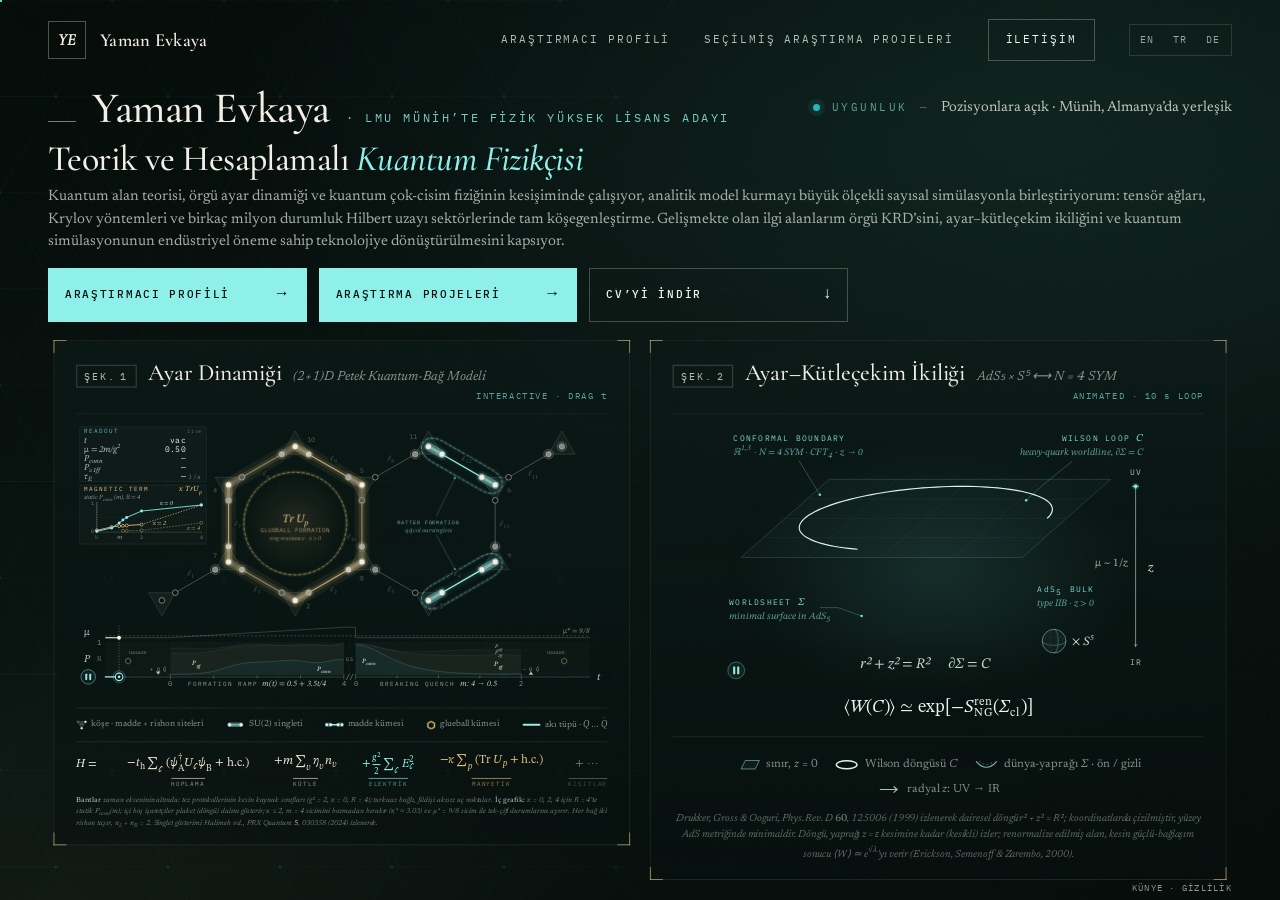
<file: tr/index.html>
<!doctype html>
<html lang="tr">
  <head>
    <meta charset="utf-8" />
    <meta name="viewport" content="width=device-width, initial-scale=1" />
    <meta
      name="description"
      content="Yaman Evkaya, Abelyen olmayan örgü ayar dinamiği, kuantum çok-cisim simülasyonu ve güvenilir kuantum teknolojisi üzerine çalışan teorik ve hesaplamalı bir kuantum fizikçisidir."
    />
    <meta name="theme-color" content="#08110f" />
    <meta name="author" content="Yaman Evkaya" />
    <meta property="og:type" content="website" />
    <meta property="og:locale" content="tr_TR" />
    <meta property="og:title" content="Yaman Evkaya — Kuantum Fiziği & Bilimsel Hesaplama" />
    <meta
      property="og:description"
      content="Örgü ayar dinamiği, tensör ağları, kuantum enformasyonu ve bilimsel hesaplama alanlarında araştırma."
    />
    <meta property="og:url" content="https://yevkaya.com/tr/" />
    <meta property="og:image" content="https://yevkaya.com/assets/images/social-card.png" />
    <link rel="alternate" hreflang="en" href="https://yevkaya.com/" />
    <link rel="alternate" hreflang="tr" href="https://yevkaya.com/tr/" />
    <link rel="alternate" hreflang="de" href="https://yevkaya.com/de/" />
    <link rel="alternate" hreflang="x-default" href="https://yevkaya.com/" />
    <link rel="canonical" href="https://yevkaya.com/tr/" />
    <meta property="og:image:width" content="1200" />
    <meta property="og:image:height" content="630" />
    <meta name="twitter:card" content="summary_large_image" />
    <title>Yaman Evkaya — Teorik & Hesaplamalı Kuantum Fiziği</title>
    <link rel="icon" href="../assets/images/favicon.svg" type="image/svg+xml" />
    <link rel="icon" href="../assets/images/favicon-32.png" type="image/png" sizes="32x32" />
    <link rel="apple-touch-icon" href="../assets/images/apple-touch-icon.png" />
    <link rel="stylesheet" href="../styles.css?v=20261111-1" />
    <script type="application/ld+json">
      {
        "@context": "https://schema.org",
        "@type": "Person",
        "name": "Yaman Evkaya",
        "jobTitle": "Teorik ve Hesaplamalı Kuantum Fizikçisi",
        "affiliation": {
          "@type": "CollegeOrUniversity",
          "name": "Ludwig-Maximilians-Universität München"
        },
        "sameAs": [
          "https://github.com/yevkaya",
          "https://www.linkedin.com/in/yevkaya"
        ],
        "knowsAbout": [
          "Kuantum çok-cisim fiziği",
          "Örgü ayar teorisi",
          "Tensör ağları",
          "Kuantum simülasyonu",
          "Kuantum enformasyonu",
          "Bilimsel hesaplama"
        ]
      }
    </script>
  </head>
  <body>
    <a class="skip-link" href="#main">İçeriğe geç</a>
    <div class="page-progress" aria-hidden="true"><span></span></div>

    <header class="site-header" data-header>
      <a class="wordmark" href="#top" aria-label="Yaman Evkaya, ana sayfa">
        <span class="wordmark-mark" aria-hidden="true">YE</span>
        <span class="wordmark-text">Yaman Evkaya</span>
      </a>
      <button class="menu-toggle" type="button" aria-expanded="false" aria-controls="site-nav"><span></span><span></span><span></span> <span class="sr-only">Menüyü aç</span></button>
      <nav id="site-nav" class="site-nav" aria-label="Ana gezinme">
        <a href="#profile">Araştırmacı Profili</a>
        <a href="#work">Seçilmiş Araştırma Projeleri</a>
        <a class="nav-cta" href="#contact" data-contact aria-haspopup="dialog">İletişim</a>
        <div class="lang-switch" aria-label="Dil"><a href="../" lang="en" hreflang="en">EN</a><a href="../tr/" lang="tr" hreflang="tr" aria-current="page">TR</a><a href="../de/" lang="de" hreflang="de">DE</a></div>
      </nav>
    </header>

    <main id="main">
      <section class="hero" id="top" aria-labelledby="hero-title">
        <canvas class="lattice-canvas" aria-hidden="true"></canvas>
        <div class="hero-grid shell">
          <div class="hero-copy reveal">
            <p class="eyebrow"><span aria-hidden="true"></span> <strong>Yaman Evkaya</strong> <small>· LMU Münih’te Fizik Yüksek Lisans Adayı</small></p>
            <h1 id="hero-title">Teorik ve Hesaplamalı <em>Kuantum Fizikçisi</em></h1>
            <p class="hero-intro">Kuantum alan teorisi, örgü ayar dinamiği ve kuantum çok-cisim fiziğinin kesişiminde çalışıyor, analitik model kurmayı büyük ölçekli sayısal simülasyonla birleştiriyorum: tensör ağları, Krylov yöntemleri ve birkaç milyon durumluk Hilbert uzayı sektörlerinde tam köşegenleştirme. Gelişmekte olan ilgi alanlarım örgü KRD’sini, ayar–kütleçekim ikiliğini ve kuantum simülasyonunun endüstriyel öneme sahip teknolojiye dönüştürülmesini kapsıyor.</p>
            <div class="hero-actions">
              <a class="button button-primary" href="#profile">Araştırmacı profili <span aria-hidden="true">→</span></a>
              <a class="button button-primary" href="#work">Araştırma projeleri <span aria-hidden="true">→</span></a>
              <a class="button button-ghost" href="../assets/documents/Yaman-Evkaya-CV.pdf" target="_blank" rel="noopener">CV’yi indir <span aria-hidden="true">↓</span></a>
            </div>
            <p class="hero-status"><span class="signal-dot" aria-hidden="true"></span><span class="hero-status-k">Uygunluk</span><span>Pozisyonlara açık · Münih, Almanya’da yerleşik</span></p>
          </div>

          <div class="hero-theory-visual reveal" aria-label="Araştırma şemaları: sonlu ayar dinamiği ve holografi">
            <section class="theory-panel flux-block" aria-labelledby="flux-panel-title">
              <header class="diagram-header">
                <p class="diagram-eyebrow">Şek.&#8201;1</p>
                <h3 id="flux-panel-title">Ayar Dinamiği</h3>
                <p class="diagram-context">(2+1)D Petek Kuantum-Bağ Modeli</p>
              </header>
              <figure class="flux-c2">
                <div class="f1-stage"><svg class="f1-layer f1-under" viewBox="0 0 620 322" aria-hidden="true" focusable="false"><defs><radialGradient id="f1-plaq-g"><stop offset="0" stop-color="#e2c27e" stop-opacity=".12"/><stop offset="1" stop-color="#e2c27e" stop-opacity="0"/></radialGradient></defs><g id="f1-rgA" class="f1-rg" style="opacity:0.000"><circle cx="255.66" cy="115.87" r="58" fill="url(#f1-plaq-g)"/><path class="f1-rg-g1" d="M177.83 160.81 L255.66 205.74 L333.49 160.81 L333.49 70.94 L255.66 26 L177.83 70.94 L177.83 160.81 Z"/><path class="f1-rg-g2" d="M177.83 160.81 L255.66 205.74 L333.49 160.81 L333.49 70.94 L255.66 26 L177.83 70.94 L177.83 160.81 Z"/></g><g id="f1-rgB" class="f1-rg" style="opacity:0.000"><circle cx="411.32" cy="115.87" r="58" fill="url(#f1-plaq-g)"/><path class="f1-rg-g1" d="M333.49 160.81 L411.32 205.74 L489.15 160.81 L489.15 70.94 L411.32 26 L333.49 70.94 L333.49 160.81 Z"/><path class="f1-rg-g2" d="M333.49 160.81 L411.32 205.74 L489.15 160.81 L489.15 70.94 L411.32 26 L333.49 70.94 L333.49 160.81 Z"/></g><g class="f1-bondglow"><g id="f1-kg6" class="f1-kg" style="opacity:0.000"><path class="f1-kg1" d="M193.42 61.94 L240.07 35"/><path class="f1-kg2" d="M193.42 61.94 L240.07 35"/></g><g id="f1-kg4" class="f1-kg" style="opacity:0.000"><path class="f1-kg1" d="M426.91 196.74 L473.56 169.8"/><path class="f1-kg2" d="M426.91 196.74 L473.56 169.8"/></g></g></svg><svg class="f1-layer f1-tglow" viewBox="0 0 620 322" aria-hidden="true" focusable="false" id="f1-tube" style="opacity:0.202"><g id="f1-kg1" class="f1-kg" style="opacity:1.000"><path class="f1-kg1" d="M115.59 196.74 L162.24 169.8"/><path class="f1-kg2" d="M115.59 196.74 L162.24 169.8"/></g><g id="f1-kg3" class="f1-kg" style="opacity:0.000"><path class="f1-kg1" d="M240.07 196.74 L193.42 169.8"/><path class="f1-kg2" d="M240.07 196.74 L193.42 169.8"/></g><g id="f1-kg2" class="f1-kg" style="opacity:1.000"><path class="f1-kg1" d="M271.25 196.74 L317.9 169.8"/><path class="f1-kg2" d="M271.25 196.74 L317.9 169.8"/></g><g id="f1-kg10" class="f1-kg" style="opacity:0.000"><path class="f1-kg1" d="M333.49 88.94 L333.49 142.81"/><path class="f1-kg2" d="M333.49 88.94 L333.49 142.81"/></g><g id="f1-kg8" class="f1-kg" style="opacity:1.000"><path class="f1-kg1" d="M349.08 61.94 L395.73 35"/><path class="f1-kg2" d="M349.08 61.94 L395.73 35"/></g><g id="f1-kg12" class="f1-kg" style="opacity:0.000"><path class="f1-kg1" d="M473.56 61.94 L426.91 35"/><path class="f1-kg2" d="M473.56 61.94 L426.91 35"/></g><g id="f1-kg11" class="f1-kg" style="opacity:1.000"><path class="f1-kg1" d="M504.74 61.94 L551.39 35"/><path class="f1-kg2" d="M504.74 61.94 L551.39 35"/></g></svg><svg class="f1" viewBox="0 0 620 322" role="group" aria-labelledby="f1-title" aria-describedby="f1-desc"><title id="f1-title">Fig. 1 — colour-singlet clusters, flux-tube formation and string breaking on the C2 patch</title><desc id="f1-desc">Interactive figure on the C2 honeycomb patch in the colour-singlet notation of Halimeh et al. (PRX Quantum 5, 030358, 2024): each vertex is a triangle of sites with the matter site in the centre and one rishon site per link end at the corners; a lobe joining two sites of a vertex is an SU(2) colour singlet, a halo marks a doubly occupied site. A draggable time axis runs through a full cycle. In the vacuum a glueball cluster, six singlets around one hexagon swapped between two coverings by the plaquette term Tr U_p, sits next to two matter clusters, quark-antiquark singlet pairs across one link. Static sources Q and Q-bar are then placed by hand at the two tips; they pin the ring into matter clusters. During the formation ramp m(t) = 0.5 + 3.5 t/4 the off-corridor clusters annihilate and the corridor clusters join, pair by pair, into one flux tube: a chain of rishon singlets from Q to Q-bar. After the breaking quench m: 4 to 0.5 a vacuum pair cuts the chain, the pieces shrink onto the screened sources, the matter clusters return; once the sources are removed the glueball cluster resonates again. Under the axis, stacked bands give the exact source-class probabilities of the thesis protocols at R = 4; an inset shows the static connection probability for plaquette couplings kappa = 0, 2, 4.</desc><defs><radialGradient id="f1-burst-g"><stop offset="0" stop-color="#f2fffd" stop-opacity=".95"/><stop offset=".4" stop-color="#8ff0ea" stop-opacity=".35"/><stop offset="1" stop-color="#8ff0ea" stop-opacity="0"/></radialGradient><clipPath id="f1-elapsed"><rect id="f1-elapsed-r" x="31" y="230" width="420.88" height="70"/></clipPath></defs><g class="f1-ro"><rect class="f1-panel" x="4" y="3" width="148" height="64" rx="1.5"/><text class="f1-ro-h" x="9" y="10.2" text-anchor="start">READOUT</text><text class="f1-ro-hs" x="147" y="10.2" text-anchor="end">live</text><text class="f1-ro-k" x="9" y="21.5" text-anchor="start">t</text><text class="f1-ro-v" x="128" y="21.5" text-anchor="end" id="f1-ro-t">1.30</text><text class="f1-ro-k" x="9" y="32.1" text-anchor="start">µ = 2m/g<tspan class="f1-sub" dy="-4.4">2</tspan><tspan dy="4.4"> </tspan></text><text class="f1-ro-v" x="128" y="32.1" text-anchor="end" id="f1-ro-mu">0.50</text><text class="f1-ro-k" x="9" y="42.7" text-anchor="start">P<tspan class="f1-sub" dy="2.6">conn</tspan><tspan dy="-2.6"> </tspan></text><text class="f1-ro-v f1-ro-vc" x="128" y="42.7" text-anchor="end" id="f1-ro-pc">0.061</text><text class="f1-ro-k" x="9" y="53.3" text-anchor="start">P<tspan class="f1-sub" dy="2.6">≥1ff</tspan><tspan dy="-2.6"> </tspan></text><text class="f1-ro-v f1-ro-vf" x="128" y="53.3" text-anchor="end" id="f1-ro-pf">0.707</text><text class="f1-ro-k" x="9" y="63.9" text-anchor="start">τ<tspan class="f1-sub" dy="2.6">E</tspan><tspan dy="-2.6"> </tspan></text><text class="f1-ro-v" x="128" y="63.9" text-anchor="end" id="f1-ro-tau">0.235</text><text class="f1-ro-u" x="131" y="63.9" text-anchor="start">J/a</text></g><g class="f1-kin"><rect class="f1-panel" x="4" y="71" width="148" height="69" rx="1.5"/><text class="f1-kin-h" x="9" y="78.5" text-anchor="start">MAGNETIC TERM</text><text class="f1-kin-hm" x="147" y="78.5" text-anchor="end">κ TrU<tspan class="f1-sub" dy="2.6">p</tspan><tspan dy="-2.6"> </tspan></text><text class="f1-kin-s" x="9" y="87" text-anchor="start">static P<tspan class="f1-sub" dy="2.6">conn</tspan><tspan dy="-2.6"> </tspan>(m), R = 4</text><path class="f1-kin-ax" d="M24 92 L24 126 L146 126"/><path class="f1-kin-half" d="M24 109 L146 109"/><text class="f1-kin-n" x="21" y="94.4" text-anchor="end">1</text><text class="f1-kin-n" x="21" y="127.6" text-anchor="end">0</text><path class="f1-kin-ax" d="M24 126 L24 128"/><text class="f1-kin-n" x="24" y="134.5" text-anchor="middle">½</text><path class="f1-kin-ax" d="M76.29 126 L76.29 128"/><text class="f1-kin-n" x="76.29" y="134.5" text-anchor="middle">2</text><path class="f1-kin-ax" d="M146 126 L146 128"/><text class="f1-kin-n" x="146" y="134.5" text-anchor="middle">4</text><text class="f1-kin-m" x="50.14" y="134.5" text-anchor="middle">m</text><path class="f1-kin-k4" d="M54.5 124.43 L58.86 124.4"/><path class="f1-kin-k4" d="M58.86 124.4 L76.29 123.97"/><path class="f1-kin-k4" d="M76.29 123.97 L146 115.19"/><circle class="f1-kin-k4-d is-p" cx="54.5" cy="124.43" r="1.7"/><circle class="f1-kin-k4-d is-p" cx="58.86" cy="124.4" r="1.7"/><circle class="f1-kin-k4-d is-p" cx="76.29" cy="123.97" r="1.7"/><circle class="f1-kin-k4-d is-p" cx="146" cy="115.19" r="1.7"/><path class="f1-kin-k2" d="M24 123.93 L41.43 119.89"/><path class="f1-kin-k2" d="M41.43 119.89 L50.14 118.96"/><path class="f1-kin-k2" d="M50.14 118.96 L54.5 118.57"/><path class="f1-kin-k2" d="M54.5 118.57 L58.86 118.22"/><path class="f1-kin-k2" d="M58.86 118.22 L76.29 117.14"/><path class="f1-kin-k2 is-switch" d="M76.29 117.14 L146 94.33"/><circle class="f1-kin-k2-d is-p" cx="24" cy="123.93" r="1.7"/><circle class="f1-kin-k2-d is-p" cx="41.43" cy="119.89" r="1.7"/><circle class="f1-kin-k2-d is-p" cx="50.14" cy="118.96" r="1.7"/><circle class="f1-kin-k2-d is-p" cx="54.5" cy="118.57" r="1.7"/><circle class="f1-kin-k2-d is-p" cx="58.86" cy="118.22" r="1.7"/><circle class="f1-kin-k2-d is-p" cx="76.29" cy="117.14" r="1.7"/><circle class="f1-kin-k2-d is-e" cx="146" cy="94.33" r="1.7"/><path class="f1-kin-k0" d="M24 125.01 L41.43 121.12"/><path class="f1-kin-k0" d="M41.43 121.12 L50.14 115.29"/><path class="f1-kin-k0" d="M50.14 115.29 L54.5 111.87"/><path class="f1-kin-k0" d="M54.5 111.87 L58.86 108.82"/><path class="f1-kin-k0" d="M58.86 108.82 L76.29 101.38"/><path class="f1-kin-k0" d="M76.29 101.38 L146 94.32"/><circle class="f1-kin-k0-d is-e" cx="24" cy="125.01" r="1.7"/><circle class="f1-kin-k0-d is-e" cx="41.43" cy="121.12" r="1.7"/><circle class="f1-kin-k0-d is-e" cx="50.14" cy="115.29" r="1.7"/><circle class="f1-kin-k0-d is-e" cx="54.5" cy="111.87" r="1.7"/><circle class="f1-kin-k0-d is-e" cx="58.86" cy="108.82" r="1.7"/><circle class="f1-kin-k0-d is-e" cx="76.29" cy="101.38" r="1.7"/><circle class="f1-kin-k0-d is-e" cx="146" cy="94.32" r="1.7"/><text class="f1-kin-l f1-kin-l0" x="105.91" y="94.24" text-anchor="middle">κ = 0</text><text class="f1-kin-l f1-kin-l2" x="97.2" y="117.5" text-anchor="middle">κ = 2</text><text class="f1-kin-l f1-kin-l4" x="144.5" y="123.79" text-anchor="end">κ = 4</text><path id="f1-kin-mk" class="f1-kin-mk" d="M24 91 L24 126"/></g><g class="f1-tris"><path class="f1-tri" d="M84.41 196.74 L115.59 196.74 L100 223.74 Z"/><path class="f1-tri" d="M177.83 142.81 L162.24 169.81 L193.42 169.81 Z"/><path class="f1-tri" d="M240.07 196.74 L271.25 196.74 L255.66 223.74 Z"/><path class="f1-tri" d="M333.49 142.81 L317.9 169.81 L349.08 169.81 Z"/><path class="f1-tri" d="M395.73 196.74 L426.91 196.74 L411.32 223.74 Z"/><path class="f1-tri" d="M489.15 142.81 L473.56 169.81 L504.74 169.81 Z"/><path class="f1-tri" d="M162.24 61.94 L193.42 61.94 L177.83 88.94 Z"/><path class="f1-tri" d="M317.9 61.94 L349.08 61.94 L333.49 88.94 Z"/><path class="f1-tri" d="M473.56 61.94 L504.74 61.94 L489.15 88.94 Z"/><path class="f1-tri" d="M255.66 8 L240.07 35 L271.25 35 Z"/><path class="f1-tri" d="M411.32 8 L395.73 35 L426.91 35 Z"/><path class="f1-tri" d="M566.98 8 L551.39 35 L582.57 35 Z"/></g><g class="f1-links"><path class="f1-lk" d="M115.59 196.74 L162.24 169.8"/><path class="f1-lk" d="M240.07 196.74 L193.42 169.8"/><path class="f1-lk" d="M271.25 196.74 L317.9 169.8"/><path class="f1-lk" d="M395.73 196.74 L349.08 169.8"/><path class="f1-lk" d="M426.91 196.74 L473.56 169.8"/><path class="f1-lk" d="M177.83 88.94 L177.83 142.81"/><path class="f1-lk" d="M333.49 88.94 L333.49 142.81"/><path class="f1-lk" d="M489.15 88.94 L489.15 142.81"/><path class="f1-lk" d="M193.42 61.94 L240.07 35"/><path class="f1-lk" d="M317.9 61.94 L271.25 35"/><path class="f1-lk" d="M349.08 61.94 L395.73 35"/><path class="f1-lk" d="M473.56 61.94 L426.91 35"/><path class="f1-lk" d="M504.74 61.94 L551.39 35"/></g><g class="f1-aks"><path id="f1-ak1t" class="f1-ak f1-ak-t" d="M115.59 196.74 L162.24 169.8" style="opacity:1.000"/><path id="f1-ak3t" class="f1-ak f1-ak-t" d="M240.07 196.74 L193.42 169.8" style="opacity:0.000"/><path id="f1-ak2t" class="f1-ak f1-ak-t" d="M271.25 196.74 L317.9 169.8" style="opacity:1.000"/><path id="f1-ak10t" class="f1-ak f1-ak-t" d="M333.49 88.94 L333.49 142.81" style="opacity:0.000"/><path id="f1-ak8t" class="f1-ak f1-ak-t" d="M349.08 61.94 L395.73 35" style="opacity:1.000"/><path id="f1-ak12t" class="f1-ak f1-ak-t" d="M473.56 61.94 L426.91 35" style="opacity:0.000"/><path id="f1-ak11t" class="f1-ak f1-ak-t" d="M504.74 61.94 L551.39 35" style="opacity:1.000"/><path id="f1-ak6t" class="f1-ak f1-ak-t" d="M193.42 61.94 L240.07 35" style="opacity:0.000"/><path id="f1-ak4t" class="f1-ak f1-ak-t" d="M426.91 196.74 L473.56 169.8" style="opacity:0.000"/><path id="f1-ak3g" class="f1-ak f1-ak-g" d="M240.07 196.74 L193.42 169.8" style="opacity:0.000"/><path id="f1-ak2g" class="f1-ak f1-ak-g" d="M271.25 196.74 L317.9 169.8" style="opacity:0.000"/><path id="f1-ak10g" class="f1-ak f1-ak-g" d="M333.49 88.94 L333.49 142.81" style="opacity:0.000"/><path id="f1-ak9g" class="f1-ak f1-ak-g" d="M317.9 61.94 L271.25 35" style="opacity:0.000"/><path id="f1-ak6g" class="f1-ak f1-ak-g" d="M193.42 61.94 L240.07 35" style="opacity:0.000"/><path id="f1-ak7g" class="f1-ak f1-ak-g" d="M177.83 88.94 L177.83 142.81" style="opacity:0.000"/><path id="f1-ak4g" class="f1-ak f1-ak-g" d="M426.91 196.74 L473.56 169.8" style="opacity:0.000"/><path id="f1-ak12g" class="f1-ak f1-ak-g" d="M473.56 61.94 L426.91 35" style="opacity:0.000"/><path id="f1-ak5g" class="f1-ak f1-ak-g" d="M395.73 196.74 L349.08 169.8" style="opacity:0.000"/><path id="f1-ak13g" class="f1-ak f1-ak-g" d="M489.15 88.94 L489.15 142.81" style="opacity:0.000"/><path id="f1-ak8g" class="f1-ak f1-ak-g" d="M349.08 61.94 L395.73 35" style="opacity:0.000"/></g><g id="f1-lflash" class="f1-lflash" style="opacity:0.000"><path class="f1-link-flash" d="M115.59 196.74 L162.24 169.8"/><path class="f1-link-flash" d="M240.07 196.74 L193.42 169.8"/><path class="f1-link-flash" d="M271.25 196.74 L317.9 169.8"/><path class="f1-link-flash" d="M395.73 196.74 L349.08 169.8"/><path class="f1-link-flash" d="M426.91 196.74 L473.56 169.8"/><path class="f1-link-flash" d="M177.83 88.94 L177.83 142.81"/><path class="f1-link-flash" d="M333.49 88.94 L333.49 142.81"/><path class="f1-link-flash" d="M489.15 88.94 L489.15 142.81"/><path class="f1-link-flash" d="M193.42 61.94 L240.07 35"/><path class="f1-link-flash" d="M317.9 61.94 L271.25 35"/><path class="f1-link-flash" d="M349.08 61.94 L395.73 35"/><path class="f1-link-flash" d="M473.56 61.94 L426.91 35"/><path class="f1-link-flash" d="M504.74 61.94 L551.39 35"/></g><g id="f1-iflash" class="f1-iflash" style="opacity:0.000"><path class="f1-link-iflash" d="M115.59 196.74 L162.24 169.8"/><path class="f1-link-iflash" d="M271.25 196.74 L317.9 169.8"/><path class="f1-link-iflash" d="M349.08 61.94 L395.73 35"/><path class="f1-link-iflash" d="M504.74 61.94 L551.39 35"/></g><g id="f1-wflash" class="f1-iflash" style="opacity:0.000"><path class="f1-link-iflash" d="M115.59 196.74 L162.24 169.8"/><path class="f1-link-iflash" d="M240.07 196.74 L193.42 169.8"/><path class="f1-link-iflash" d="M271.25 196.74 L317.9 169.8"/><path class="f1-link-iflash" d="M333.49 88.94 L333.49 142.81"/><path class="f1-link-iflash" d="M349.08 61.94 L395.73 35"/><path class="f1-link-iflash" d="M473.56 61.94 L426.91 35"/><path class="f1-link-iflash" d="M504.74 61.94 L551.39 35"/></g><g class="f1-lobes"><g id="f1-lb-2a"><g id="f1-lb-2a-t" class="f1-lb f1-lb-t" style="opacity:1.000"><path class="f1-lo" d="M271.25 196.74L255.66 205.74"/><path class="f1-lm" d="M271.25 196.74L255.66 205.74"/><path class="f1-lc" d="M271.25 196.74L255.66 205.74"/></g><g id="f1-lb-2a-g" class="f1-lb f1-lb-g" style="opacity:0.000"><path class="f1-lo" d="M271.25 196.74L255.66 205.74"/><path class="f1-lm" d="M271.25 196.74L255.66 205.74"/><path class="f1-lc" d="M271.25 196.74L255.66 205.74"/></g></g><g id="f1-lb-7a"><g id="f1-lb-7a-t" class="f1-lb f1-lb-t" style="opacity:1.000"><path class="f1-lo" d="M162.24 169.80L177.83 160.81"/><path class="f1-lm" d="M162.24 169.80L177.83 160.81"/><path class="f1-lc" d="M162.24 169.80L177.83 160.81"/></g><g id="f1-lb-7a-g" class="f1-lb f1-lb-g" style="opacity:0.000"><path class="f1-lo" d="M162.24 169.80L177.83 160.81"/><path class="f1-lm" d="M162.24 169.80L177.83 160.81"/><path class="f1-lc" d="M162.24 169.80L177.83 160.81"/></g></g><g id="f1-lb-5a"><g id="f1-lb-5a-t" class="f1-lb f1-lb-t" style="opacity:1.000"><path class="f1-lo" d="M349.08 61.94L333.49 70.94"/><path class="f1-lm" d="M349.08 61.94L333.49 70.94"/><path class="f1-lc" d="M349.08 61.94L333.49 70.94"/></g><g id="f1-lb-5a-g" class="f1-lb f1-lb-g" style="opacity:0.000"><path class="f1-lo" d="M349.08 61.94L333.49 70.94"/><path class="f1-lm" d="M349.08 61.94L333.49 70.94"/><path class="f1-lc" d="M349.08 61.94L333.49 70.94"/></g></g><g id="f1-lb-8a"><g id="f1-lb-8a-t" class="f1-lb f1-lb-t" style="opacity:1.000"><path class="f1-lo" d="M317.90 169.80L333.49 160.81"/><path class="f1-lm" d="M317.90 169.80L333.49 160.81"/><path class="f1-lc" d="M317.90 169.80L333.49 160.81"/></g><g id="f1-lb-8a-g" class="f1-lb f1-lb-g" style="opacity:0.000"><path class="f1-lo" d="M317.90 169.80L333.49 160.81"/><path class="f1-lm" d="M317.90 169.80L333.49 160.81"/><path class="f1-lc" d="M317.90 169.80L333.49 160.81"/></g></g><g id="f1-lb-4a"><g id="f1-lb-4a-t" class="f1-lb f1-lb-t" style="opacity:0.000"><path class="f1-lo" d="M177.83 70.94L193.42 61.94"/><path class="f1-lm" d="M177.83 70.94L193.42 61.94"/><path class="f1-lc" d="M177.83 70.94L193.42 61.94"/></g><g id="f1-lb-4a-g" class="f1-lb f1-lb-g" style="opacity:0.000"><path class="f1-lo" d="M177.83 70.94L193.42 61.94"/><path class="f1-lm" d="M177.83 70.94L193.42 61.94"/><path class="f1-lc" d="M177.83 70.94L193.42 61.94"/></g></g><g id="f1-lb-10a"><g id="f1-lb-10a-t" class="f1-lb f1-lb-t" style="opacity:0.000"><path class="f1-lo" d="M255.66 26.00L240.07 35.00"/><path class="f1-lm" d="M255.66 26.00L240.07 35.00"/><path class="f1-lc" d="M255.66 26.00L240.07 35.00"/></g><g id="f1-lb-10a-g" class="f1-lb f1-lb-g" style="opacity:0.000"><path class="f1-lo" d="M255.66 26.00L240.07 35.00"/><path class="f1-lm" d="M255.66 26.00L240.07 35.00"/><path class="f1-lc" d="M255.66 26.00L240.07 35.00"/></g></g><g id="f1-lb-2b"><g id="f1-lb-2b-g" class="f1-lb f1-lb-g" style="opacity:0.000"><path class="f1-lo" d="M255.66 205.74L271.25 196.74"/><path class="f1-lm" d="M255.66 205.74L271.25 196.74"/><path class="f1-lc" d="M255.66 205.74L271.25 196.74"/></g></g><g id="f1-lb-8b"><g id="f1-lb-8b-g" class="f1-lb f1-lb-g" style="opacity:0.000"><path class="f1-lo" d="M333.49 160.81L317.90 169.80"/><path class="f1-lm" d="M333.49 160.81L317.90 169.80"/><path class="f1-lc" d="M333.49 160.81L317.90 169.80"/></g></g><g id="f1-lb-5b"><g id="f1-lb-5b-g" class="f1-lb f1-lb-g" style="opacity:0.000"><path class="f1-lo" d="M333.49 70.94L317.90 61.94"/><path class="f1-lm" d="M333.49 70.94L317.90 61.94"/><path class="f1-lc" d="M333.49 70.94L317.90 61.94"/></g></g><g id="f1-lb-10b"><g id="f1-lb-10b-g" class="f1-lb f1-lb-g" style="opacity:0.000"><path class="f1-lo" d="M255.66 26.00L271.25 35.00"/><path class="f1-lm" d="M255.66 26.00L271.25 35.00"/><path class="f1-lc" d="M255.66 26.00L271.25 35.00"/></g></g><g id="f1-lb-4b"><g id="f1-lb-4b-g" class="f1-lb f1-lb-g" style="opacity:0.000"><path class="f1-lo" d="M177.83 70.94L177.83 88.94"/><path class="f1-lm" d="M177.83 70.94L177.83 88.94"/><path class="f1-lc" d="M177.83 70.94L177.83 88.94"/></g></g><g id="f1-lb-7b"><g id="f1-lb-7b-g" class="f1-lb f1-lb-g" style="opacity:0.000"><path class="f1-lo" d="M177.83 160.81L177.83 142.81"/><path class="f1-lm" d="M177.83 160.81L177.83 142.81"/><path class="f1-lc" d="M177.83 160.81L177.83 142.81"/></g></g><g id="f1-lb-3a"><g id="f1-lb-3a-t" class="f1-lb f1-lb-t" style="opacity:0.000"><path class="f1-lo" d="M411.32 205.74L426.91 196.74"/><path class="f1-lm" d="M411.32 205.74L426.91 196.74"/><path class="f1-lc" d="M411.32 205.74L426.91 196.74"/></g><g id="f1-lb-3a-g" class="f1-lb f1-lb-g" style="opacity:0.000"><path class="f1-lo" d="M411.32 205.74L426.91 196.74"/><path class="f1-lm" d="M411.32 205.74L426.91 196.74"/><path class="f1-lc" d="M411.32 205.74L426.91 196.74"/></g></g><g id="f1-lb-9a"><g id="f1-lb-9a-t" class="f1-lb f1-lb-t" style="opacity:0.000"><path class="f1-lo" d="M489.15 160.81L473.56 169.80"/><path class="f1-lm" d="M489.15 160.81L473.56 169.80"/><path class="f1-lc" d="M489.15 160.81L473.56 169.80"/></g><g id="f1-lb-9a-g" class="f1-lb f1-lb-g" style="opacity:0.000"><path class="f1-lo" d="M489.15 160.81L473.56 169.80"/><path class="f1-lm" d="M489.15 160.81L473.56 169.80"/><path class="f1-lc" d="M489.15 160.81L473.56 169.80"/></g></g><g id="f1-lb-6a"><g id="f1-lb-6a-t" class="f1-lb f1-lb-t" style="opacity:1.000"><path class="f1-lo" d="M504.74 61.94L489.15 70.94"/><path class="f1-lm" d="M504.74 61.94L489.15 70.94"/><path class="f1-lc" d="M504.74 61.94L489.15 70.94"/></g><g id="f1-lb-6a-g" class="f1-lb f1-lb-g" style="opacity:0.000"><path class="f1-lo" d="M504.74 61.94L489.15 70.94"/><path class="f1-lm" d="M504.74 61.94L489.15 70.94"/><path class="f1-lc" d="M504.74 61.94L489.15 70.94"/></g></g><g id="f1-lb-11a"><g id="f1-lb-11a-t" class="f1-lb f1-lb-t" style="opacity:1.000"><path class="f1-lo" d="M395.73 35.00L411.32 26.00"/><path class="f1-lm" d="M395.73 35.00L411.32 26.00"/><path class="f1-lc" d="M395.73 35.00L411.32 26.00"/></g><g id="f1-lb-11a-g" class="f1-lb f1-lb-g" style="opacity:0.000"><path class="f1-lo" d="M395.73 35.00L411.32 26.00"/><path class="f1-lm" d="M395.73 35.00L411.32 26.00"/><path class="f1-lc" d="M395.73 35.00L411.32 26.00"/></g></g><g id="f1-lb-3b"><g id="f1-lb-3b-g" class="f1-lb f1-lb-g" style="opacity:0.000"><path class="f1-lo" d="M411.32 205.74L395.73 196.74"/><path class="f1-lm" d="M411.32 205.74L395.73 196.74"/><path class="f1-lc" d="M411.32 205.74L395.73 196.74"/></g></g><g id="f1-lb-8c"><g id="f1-lb-8c-g" class="f1-lb f1-lb-g" style="opacity:0.000"><path class="f1-lo" d="M333.49 160.81L349.08 169.80"/><path class="f1-lm" d="M333.49 160.81L349.08 169.80"/><path class="f1-lc" d="M333.49 160.81L349.08 169.80"/></g></g><g id="f1-lb-6b"><g id="f1-lb-6b-g" class="f1-lb f1-lb-g" style="opacity:0.000"><path class="f1-lo" d="M489.15 70.94L489.15 88.94"/><path class="f1-lm" d="M489.15 70.94L489.15 88.94"/><path class="f1-lc" d="M489.15 70.94L489.15 88.94"/></g></g><g id="f1-lb-9b"><g id="f1-lb-9b-g" class="f1-lb f1-lb-g" style="opacity:0.000"><path class="f1-lo" d="M489.15 160.81L489.15 142.81"/><path class="f1-lm" d="M489.15 160.81L489.15 142.81"/><path class="f1-lc" d="M489.15 160.81L489.15 142.81"/></g></g><g id="f1-lb-5c"><g id="f1-lb-5c-g" class="f1-lb f1-lb-g" style="opacity:0.000"><path class="f1-lo" d="M333.49 70.94L349.08 61.94"/><path class="f1-lm" d="M333.49 70.94L349.08 61.94"/><path class="f1-lc" d="M333.49 70.94L349.08 61.94"/></g></g><g id="f1-lb-11b"><g id="f1-lb-11b-g" class="f1-lb f1-lb-g" style="opacity:0.000"><path class="f1-lo" d="M411.32 26.00L395.73 35.00"/><path class="f1-lm" d="M411.32 26.00L395.73 35.00"/><path class="f1-lc" d="M411.32 26.00L395.73 35.00"/></g></g><g id="f1-lb-L1"><g id="f1-lb-L1-i" class="f1-lb f1-lb-i" style="opacity:0.000"><path class="f1-lo" d="M84.41 196.74L115.59 196.74"/><path class="f1-lm" d="M84.41 196.74L115.59 196.74"/><path class="f1-lc" d="M84.41 196.74L115.59 196.74"/></g><g id="f1-lb-L1-t" class="f1-lb f1-lb-t" style="opacity:1.000"><path class="f1-lo" d="M84.41 196.74L115.59 196.74"/><path class="f1-lm" d="M84.41 196.74L115.59 196.74"/><path class="f1-lc" d="M84.41 196.74L115.59 196.74"/></g></g><g id="f1-lb-L12"><g id="f1-lb-L12-i" class="f1-lb f1-lb-i" style="opacity:0.000"><path class="f1-lo" d="M582.57 35.00L551.39 35.00"/><path class="f1-lm" d="M582.57 35.00L551.39 35.00"/><path class="f1-lc" d="M582.57 35.00L551.39 35.00"/></g><g id="f1-lb-L12-t" class="f1-lb f1-lb-t" style="opacity:1.000"><path class="f1-lo" d="M582.57 35.00L551.39 35.00"/><path class="f1-lm" d="M582.57 35.00L551.39 35.00"/><path class="f1-lc" d="M582.57 35.00L551.39 35.00"/></g></g></g><g class="f1-sites"><g id="f1-s-m1" class="f1-st"><circle class="f1-sh" cx="100" cy="205.74" r="5.6" style="opacity:0.000"/><circle class="f1-sr" cx="100" cy="205.74" r="3.3"/><circle class="f1-sf" cx="100" cy="205.74" r="3.05" style="opacity:0.000"/></g><g id="f1-s-m7" class="f1-st"><circle class="f1-sh" cx="177.83" cy="160.81" r="5.6" style="opacity:0.000"/><circle class="f1-sr" cx="177.83" cy="160.81" r="3.3"/><circle class="f1-sf" cx="177.83" cy="160.81" r="3.05" style="opacity:1.000"/></g><g id="f1-s-m2" class="f1-st"><circle class="f1-sh" cx="255.66" cy="205.74" r="5.6" style="opacity:0.000"/><circle class="f1-sr" cx="255.66" cy="205.74" r="3.3"/><circle class="f1-sf" cx="255.66" cy="205.74" r="3.05" style="opacity:1.000"/></g><g id="f1-s-m8" class="f1-st"><circle class="f1-sh" cx="333.49" cy="160.81" r="5.6" style="opacity:0.000"/><circle class="f1-sr" cx="333.49" cy="160.81" r="3.3"/><circle class="f1-sf" cx="333.49" cy="160.81" r="3.05" style="opacity:1.000"/></g><g id="f1-s-m3" class="f1-st"><circle class="f1-sh" cx="411.32" cy="205.74" r="5.6" style="opacity:0.000"/><circle class="f1-sr" cx="411.32" cy="205.74" r="3.3"/><circle class="f1-sf" cx="411.32" cy="205.74" r="3.05" style="opacity:0.000"/></g><g id="f1-s-m9" class="f1-st"><circle class="f1-sh" cx="489.15" cy="160.81" r="5.6" style="opacity:1.000"/><circle class="f1-sr" cx="489.15" cy="160.81" r="3.3"/><circle class="f1-sf" cx="489.15" cy="160.81" r="3.05" style="opacity:0.550"/></g><g id="f1-s-m4" class="f1-st"><circle class="f1-sh" cx="177.83" cy="70.94" r="5.6" style="opacity:0.000"/><circle class="f1-sr" cx="177.83" cy="70.94" r="3.3"/><circle class="f1-sf" cx="177.83" cy="70.94" r="3.05" style="opacity:0.000"/></g><g id="f1-s-m5" class="f1-st"><circle class="f1-sh" cx="333.49" cy="70.94" r="5.6" style="opacity:0.000"/><circle class="f1-sr" cx="333.49" cy="70.94" r="3.3"/><circle class="f1-sf" cx="333.49" cy="70.94" r="3.05" style="opacity:1.000"/></g><g id="f1-s-m6" class="f1-st"><circle class="f1-sh" cx="489.15" cy="70.94" r="5.6" style="opacity:0.000"/><circle class="f1-sr" cx="489.15" cy="70.94" r="3.3"/><circle class="f1-sf" cx="489.15" cy="70.94" r="3.05" style="opacity:1.000"/></g><g id="f1-s-m10" class="f1-st"><circle class="f1-sh" cx="255.66" cy="26" r="5.6" style="opacity:1.000"/><circle class="f1-sr" cx="255.66" cy="26" r="3.3"/><circle class="f1-sf" cx="255.66" cy="26" r="3.05" style="opacity:0.550"/></g><g id="f1-s-m11" class="f1-st"><circle class="f1-sh" cx="411.32" cy="26" r="5.6" style="opacity:0.000"/><circle class="f1-sr" cx="411.32" cy="26" r="3.3"/><circle class="f1-sf" cx="411.32" cy="26" r="3.05" style="opacity:1.000"/></g><g id="f1-s-m12" class="f1-st"><circle class="f1-sh" cx="566.98" cy="26" r="5.6" style="opacity:1.000"/><circle class="f1-sr" cx="566.98" cy="26" r="3.3"/><circle class="f1-sf" cx="566.98" cy="26" r="3.05" style="opacity:0.550"/></g><g id="f1-s-r1L" class="f1-st"><circle class="f1-sh" cx="115.59" cy="196.74" r="5.6" style="opacity:0.000"/><circle class="f1-sr" cx="115.59" cy="196.74" r="3.3"/><circle class="f1-sf" cx="115.59" cy="196.74" r="3.05" style="opacity:1.000"/></g><g id="f1-s-r1R" class="f1-st"><circle class="f1-sh" cx="162.24" cy="169.8" r="5.6" style="opacity:0.000"/><circle class="f1-sr" cx="162.24" cy="169.8" r="3.3"/><circle class="f1-sf" cx="162.24" cy="169.8" r="3.05" style="opacity:1.000"/></g><g id="f1-s-r3L" class="f1-st"><circle class="f1-sh" cx="240.07" cy="196.74" r="5.6" style="opacity:1.000"/><circle class="f1-sr" cx="240.07" cy="196.74" r="3.3"/><circle class="f1-sf" cx="240.07" cy="196.74" r="3.05" style="opacity:0.550"/></g><g id="f1-s-r3R" class="f1-st"><circle class="f1-sh" cx="193.42" cy="169.8" r="5.6" style="opacity:0.000"/><circle class="f1-sr" cx="193.42" cy="169.8" r="3.3"/><circle class="f1-sf" cx="193.42" cy="169.8" r="3.05" style="opacity:0.000"/></g><g id="f1-s-r2L" class="f1-st"><circle class="f1-sh" cx="271.25" cy="196.74" r="5.6" style="opacity:0.000"/><circle class="f1-sr" cx="271.25" cy="196.74" r="3.3"/><circle class="f1-sf" cx="271.25" cy="196.74" r="3.05" style="opacity:1.000"/></g><g id="f1-s-r2R" class="f1-st"><circle class="f1-sh" cx="317.9" cy="169.8" r="5.6" style="opacity:0.000"/><circle class="f1-sr" cx="317.9" cy="169.8" r="3.3"/><circle class="f1-sf" cx="317.9" cy="169.8" r="3.05" style="opacity:1.000"/></g><g id="f1-s-r5L" class="f1-st"><circle class="f1-sh" cx="395.73" cy="196.74" r="5.6" style="opacity:0.000"/><circle class="f1-sr" cx="395.73" cy="196.74" r="3.3"/><circle class="f1-sf" cx="395.73" cy="196.74" r="3.05" style="opacity:0.000"/></g><g id="f1-s-r5R" class="f1-st"><circle class="f1-sh" cx="349.08" cy="169.8" r="5.6" style="opacity:1.000"/><circle class="f1-sr" cx="349.08" cy="169.8" r="3.3"/><circle class="f1-sf" cx="349.08" cy="169.8" r="3.05" style="opacity:0.550"/></g><g id="f1-s-r4L" class="f1-st"><circle class="f1-sh" cx="426.91" cy="196.74" r="5.6" style="opacity:0.000"/><circle class="f1-sr" cx="426.91" cy="196.74" r="3.3"/><circle class="f1-sf" cx="426.91" cy="196.74" r="3.05" style="opacity:0.000"/></g><g id="f1-s-r4R" class="f1-st"><circle class="f1-sh" cx="473.56" cy="169.8" r="5.6" style="opacity:1.000"/><circle class="f1-sr" cx="473.56" cy="169.8" r="3.3"/><circle class="f1-sf" cx="473.56" cy="169.8" r="3.05" style="opacity:0.550"/></g><g id="f1-s-r7L" class="f1-st"><circle class="f1-sh" cx="177.83" cy="88.94" r="5.6" style="opacity:0.000"/><circle class="f1-sr" cx="177.83" cy="88.94" r="3.3"/><circle class="f1-sf" cx="177.83" cy="88.94" r="3.05" style="opacity:0.000"/></g><g id="f1-s-r7R" class="f1-st"><circle class="f1-sh" cx="177.83" cy="142.81" r="5.6" style="opacity:1.000"/><circle class="f1-sr" cx="177.83" cy="142.81" r="3.3"/><circle class="f1-sf" cx="177.83" cy="142.81" r="3.05" style="opacity:0.550"/></g><g id="f1-s-r10L" class="f1-st"><circle class="f1-sh" cx="333.49" cy="88.94" r="5.6" style="opacity:1.000"/><circle class="f1-sr" cx="333.49" cy="88.94" r="3.3"/><circle class="f1-sf" cx="333.49" cy="88.94" r="3.05" style="opacity:0.550"/></g><g id="f1-s-r10R" class="f1-st"><circle class="f1-sh" cx="333.49" cy="142.81" r="5.6" style="opacity:0.000"/><circle class="f1-sr" cx="333.49" cy="142.81" r="3.3"/><circle class="f1-sf" cx="333.49" cy="142.81" r="3.05" style="opacity:0.000"/></g><g id="f1-s-r13L" class="f1-st"><circle class="f1-sh" cx="489.15" cy="88.94" r="5.6" style="opacity:0.000"/><circle class="f1-sr" cx="489.15" cy="88.94" r="3.3"/><circle class="f1-sf" cx="489.15" cy="88.94" r="3.05" style="opacity:0.000"/></g><g id="f1-s-r13R" class="f1-st"><circle class="f1-sh" cx="489.15" cy="142.81" r="5.6" style="opacity:1.000"/><circle class="f1-sr" cx="489.15" cy="142.81" r="3.3"/><circle class="f1-sf" cx="489.15" cy="142.81" r="3.05" style="opacity:0.550"/></g><g id="f1-s-r6L" class="f1-st"><circle class="f1-sh" cx="193.42" cy="61.94" r="5.6" style="opacity:0.000"/><circle class="f1-sr" cx="193.42" cy="61.94" r="3.3"/><circle class="f1-sf" cx="193.42" cy="61.94" r="3.05" style="opacity:0.000"/></g><g id="f1-s-r6R" class="f1-st"><circle class="f1-sh" cx="240.07" cy="35" r="5.6" style="opacity:1.000"/><circle class="f1-sr" cx="240.07" cy="35" r="3.3"/><circle class="f1-sf" cx="240.07" cy="35" r="3.05" style="opacity:0.550"/></g><g id="f1-s-r9L" class="f1-st"><circle class="f1-sh" cx="317.9" cy="61.94" r="5.6" style="opacity:0.000"/><circle class="f1-sr" cx="317.9" cy="61.94" r="3.3"/><circle class="f1-sf" cx="317.9" cy="61.94" r="3.05" style="opacity:0.000"/></g><g id="f1-s-r9R" class="f1-st"><circle class="f1-sh" cx="271.25" cy="35" r="5.6" style="opacity:1.000"/><circle class="f1-sr" cx="271.25" cy="35" r="3.3"/><circle class="f1-sf" cx="271.25" cy="35" r="3.05" style="opacity:0.550"/></g><g id="f1-s-r8L" class="f1-st"><circle class="f1-sh" cx="349.08" cy="61.94" r="5.6" style="opacity:0.000"/><circle class="f1-sr" cx="349.08" cy="61.94" r="3.3"/><circle class="f1-sf" cx="349.08" cy="61.94" r="3.05" style="opacity:1.000"/></g><g id="f1-s-r8R" class="f1-st"><circle class="f1-sh" cx="395.73" cy="35" r="5.6" style="opacity:0.000"/><circle class="f1-sr" cx="395.73" cy="35" r="3.3"/><circle class="f1-sf" cx="395.73" cy="35" r="3.05" style="opacity:1.000"/></g><g id="f1-s-r12L" class="f1-st"><circle class="f1-sh" cx="473.56" cy="61.94" r="5.6" style="opacity:1.000"/><circle class="f1-sr" cx="473.56" cy="61.94" r="3.3"/><circle class="f1-sf" cx="473.56" cy="61.94" r="3.05" style="opacity:0.550"/></g><g id="f1-s-r12R" class="f1-st"><circle class="f1-sh" cx="426.91" cy="35" r="5.6" style="opacity:0.000"/><circle class="f1-sr" cx="426.91" cy="35" r="3.3"/><circle class="f1-sf" cx="426.91" cy="35" r="3.05" style="opacity:0.000"/></g><g id="f1-s-r11L" class="f1-st"><circle class="f1-sh" cx="504.74" cy="61.94" r="5.6" style="opacity:0.000"/><circle class="f1-sr" cx="504.74" cy="61.94" r="3.3"/><circle class="f1-sf" cx="504.74" cy="61.94" r="3.05" style="opacity:1.000"/></g><g id="f1-s-r11R" class="f1-st"><circle class="f1-sh" cx="551.39" cy="35" r="5.6" style="opacity:0.000"/><circle class="f1-sr" cx="551.39" cy="35" r="3.3"/><circle class="f1-sf" cx="551.39" cy="35" r="3.05" style="opacity:1.000"/></g></g><circle id="f1-gh-B10" class="f1-ghalo" cx="333.49" cy="115.87" r="30" style="opacity:0.000"/><circle id="f1-gh-B3" class="f1-ghalo" cx="216.75" cy="183.27" r="20" style="opacity:0.000"/><circle id="f1-gh-B12" class="f1-ghalo" cx="450.24" cy="48.47" r="20" style="opacity:0.000"/><circle id="f1-gh-C6" class="f1-ghalo" cx="216.75" cy="48.47" r="14" style="opacity:0.000"/><circle id="f1-gh-C4" class="f1-ghalo" cx="450.24" cy="183.27" r="14" style="opacity:0.000"/><g id="f1-gq-O6" class="f1-g f1-g-q" transform="translate(177.83 70.94)" style="opacity:0.000"><circle class="f1-g-h" r="6.4"/><circle class="f1-g-c" r="2.25"/></g><g id="f1-gqb-O6" class="f1-g f1-g-qb" transform="translate(255.66 26)" style="opacity:0.000"><circle class="f1-g-h" r="6.4"/><circle class="f1-g-o" r="2.05"/></g><g id="f1-gq-O4" class="f1-g f1-g-q" transform="translate(411.32 205.74)" style="opacity:0.000"><circle class="f1-g-h" r="6.4"/><circle class="f1-g-c" r="2.25"/></g><g id="f1-gqb-O4" class="f1-g f1-g-qb" transform="translate(489.15 160.81)" style="opacity:0.000"><circle class="f1-g-h" r="6.4"/><circle class="f1-g-o" r="2.05"/></g><g id="f1-gq-J11" class="f1-g f1-g-q" transform="translate(489.15 70.94)" style="opacity:0.000"><circle class="f1-g-h" r="6.4"/><circle class="f1-g-c" r="2.25"/></g><g id="f1-gqb-J11" class="f1-g f1-g-qb" transform="translate(566.98 26)" style="opacity:0.000"><circle class="f1-g-h" r="6.4"/><circle class="f1-g-o" r="2.05"/></g><g id="f1-gq-J8" class="f1-g f1-g-q" transform="translate(333.49 70.94)" style="opacity:0.000"><circle class="f1-g-h" r="6.4"/><circle class="f1-g-c" r="2.25"/></g><g id="f1-gqb-J8" class="f1-g f1-g-qb" transform="translate(411.32 26)" style="opacity:0.000"><circle class="f1-g-h" r="6.4"/><circle class="f1-g-o" r="2.05"/></g><g id="f1-gq-J2" class="f1-g f1-g-q" transform="translate(255.66 205.74)" style="opacity:0.000"><circle class="f1-g-h" r="6.4"/><circle class="f1-g-c" r="2.25"/></g><g id="f1-gqb-J2" class="f1-g f1-g-qb" transform="translate(333.49 160.81)" style="opacity:0.000"><circle class="f1-g-h" r="6.4"/><circle class="f1-g-o" r="2.05"/></g><g id="f1-gq-J1" class="f1-g f1-g-q" transform="translate(100 205.74)" style="opacity:0.000"><circle class="f1-g-h" r="6.4"/><circle class="f1-g-c" r="2.25"/></g><g id="f1-gqb-J1" class="f1-g f1-g-qb" transform="translate(177.83 160.81)" style="opacity:0.000"><circle class="f1-g-h" r="6.4"/><circle class="f1-g-o" r="2.05"/></g><g id="f1-gq-B10" class="f1-g f1-g-q" transform="translate(333.49 115.87)" style="opacity:0.000"><circle class="f1-g-h" r="6.4"/><circle class="f1-g-c" r="2.25"/></g><g id="f1-gqb-B10" class="f1-g f1-g-qb" transform="translate(333.49 115.87)" style="opacity:0.000"><circle class="f1-g-h" r="6.4"/><circle class="f1-g-o" r="2.05"/></g><g id="f1-gq-B3" class="f1-g f1-g-q" transform="translate(216.75 183.27)" style="opacity:0.000"><circle class="f1-g-h" r="6.4"/><circle class="f1-g-c" r="2.25"/></g><g id="f1-gqb-B3" class="f1-g f1-g-qb" transform="translate(216.75 183.27)" style="opacity:0.000"><circle class="f1-g-h" r="6.4"/><circle class="f1-g-o" r="2.05"/></g><g id="f1-gq-B12" class="f1-g f1-g-q" transform="translate(450.24 48.47)" style="opacity:0.000"><circle class="f1-g-h" r="6.4"/><circle class="f1-g-c" r="2.25"/></g><g id="f1-gqb-B12" class="f1-g f1-g-qb" transform="translate(450.24 48.47)" style="opacity:0.000"><circle class="f1-g-h" r="6.4"/><circle class="f1-g-o" r="2.05"/></g><g id="f1-gq-C6" class="f1-g f1-g-q" transform="translate(216.75 48.47)" style="opacity:0.000"><circle class="f1-g-h" r="6.4"/><circle class="f1-g-c" r="2.25"/></g><g id="f1-gqb-C6" class="f1-g f1-g-qb" transform="translate(216.75 48.47)" style="opacity:0.000"><circle class="f1-g-h" r="6.4"/><circle class="f1-g-o" r="2.05"/></g><g id="f1-gq-C4" class="f1-g f1-g-q" transform="translate(450.24 183.27)" style="opacity:0.000"><circle class="f1-g-h" r="6.4"/><circle class="f1-g-c" r="2.25"/></g><g id="f1-gqb-C4" class="f1-g f1-g-qb" transform="translate(450.24 183.27)" style="opacity:0.000"><circle class="f1-g-h" r="6.4"/><circle class="f1-g-o" r="2.05"/></g><circle id="f1-bu-O6" class="f1-burst" cx="216.75" cy="48.47" r="3" style="opacity:0.000"/><circle id="f1-bu-O4" class="f1-burst" cx="450.24" cy="183.27" r="3" style="opacity:0.000"/><circle id="f1-bu-J11" class="f1-burst" cx="528.07" cy="48.47" r="3" style="opacity:0.000"/><circle id="f1-bu-J8" class="f1-burst" cx="372.4" cy="48.47" r="3" style="opacity:0.000"/><circle id="f1-bu-J2" class="f1-burst" cx="294.57" cy="183.27" r="3" style="opacity:0.000"/><circle id="f1-bu-J1" class="f1-burst" cx="138.91" cy="183.27" r="3" style="opacity:0.000"/><circle id="f1-bu-B10" class="f1-burst" cx="333.49" cy="115.87" r="3" style="opacity:0.000"/><circle id="f1-bu-B3" class="f1-burst" cx="216.75" cy="183.27" r="3" style="opacity:0.000"/><circle id="f1-bu-B12" class="f1-burst" cx="450.24" cy="48.47" r="3" style="opacity:0.000"/><circle id="f1-bu-C6" class="f1-burst" cx="216.75" cy="48.47" r="3" style="opacity:0.000"/><circle id="f1-bu-C4" class="f1-burst" cx="450.24" cy="183.27" r="3" style="opacity:0.000"/><circle id="f1-ins1" class="f1-ins" cx="84.41" cy="196.74" r="8.5" style="opacity:0.000"/><g id="f1-src1" class="f1-srcg" style="opacity:1.000"><circle class="f1-src" cx="84.41" cy="196.74" r="7.6"/><circle class="f1-srcs" cx="84.41" cy="196.74" r="3.8"/><text class="f1-srcl" x="72.91" y="201.24" text-anchor="end">Q</text><text class="f1-srcq" x="73.41" y="212.74" text-anchor="end">q<tspan class="f1-sub" dy="-4.4">3</tspan><tspan dy="4.4"> </tspan>= +1</text></g><circle id="f1-ins12" class="f1-ins" cx="582.57" cy="35" r="8.5" style="opacity:0.000"/><g id="f1-src12" class="f1-srcg" style="opacity:1.000"><circle class="f1-src" cx="582.57" cy="35" r="7.6"/><circle class="f1-srcs" cx="582.57" cy="35" r="3.8"/><text class="f1-srcl" x="594.07" y="39.5" text-anchor="start">Q̄</text><text class="f1-srcq" x="617" y="54.5" text-anchor="end">q<tspan class="f1-sub" dy="-4.4">3</tspan><tspan dy="4.4"> </tspan>= −1</text></g><g class="f1-tl"><path class="f1-mustar" d="M34 247.06 L600 247.06"/><text class="f1-mustar-t" x="600" y="243.86" text-anchor="end">µ* = 9/8</text><path class="f1-trace-dim" d="M34 249.25 L109.84 249.25 L312.47 237 L326.06 237 L326.06 249.25 L600 249.25"/><path class="f1-trace" d="M34 249.25 L109.84 249.25 L312.47 237 L326.06 237 L326.06 249.25 L600 249.25" clip-path="url(#f1-elapsed)"/><text class="f1-tl-mu" x="9" y="246.62" text-anchor="start">µ</text><g class="f1-cls f1-cls-dim"><path class="f1-b0" d="M109.8 255.0 L112.4 255.0 L114.9 255.0 L117.4 255.0 L120.0 255.0 L122.5 255.0 L125.0 255.0 L127.6 255.0 L130.1 255.0 L132.6 255.0 L135.2 255.0 L137.7 255.0 L140.2 255.0 L142.8 255.0 L145.3 255.0 L147.8 255.0 L150.4 255.0 L152.9 255.0 L155.4 255.0 L158.0 255.0 L160.5 255.0 L163.0 255.0 L165.6 255.0 L168.1 255.0 L170.6 255.0 L173.2 255.0 L175.7 255.0 L178.2 255.0 L180.8 255.0 L183.3 255.0 L185.8 255.0 L188.4 255.0 L190.9 255.0 L193.4 255.0 L196.0 255.0 L198.5 255.0 L201.0 255.0 L203.6 255.0 L206.1 255.0 L208.6 255.0 L211.2 255.0 L213.7 255.0 L216.2 255.0 L218.8 255.0 L221.3 255.0 L223.8 255.0 L226.4 255.0 L228.9 255.0 L231.4 255.0 L234.0 255.0 L236.5 255.0 L239.0 255.0 L241.6 255.0 L244.1 255.0 L246.6 255.0 L249.2 255.0 L251.7 255.0 L254.2 255.0 L256.7 255.0 L259.3 255.0 L261.8 255.0 L264.3 255.0 L266.9 255.0 L269.4 255.0 L271.9 255.0 L274.5 255.0 L277.0 255.0 L279.5 255.0 L282.1 255.0 L284.6 255.0 L287.1 255.0 L289.7 255.0 L292.2 255.0 L294.7 255.0 L297.3 255.0 L299.8 255.0 L302.3 255.0 L304.9 255.0 L307.4 255.0 L309.9 255.0 L312.5 255.0 L312.5 256.2 L309.9 256.3 L307.4 256.6 L304.9 256.9 L302.3 257.1 L299.8 257.4 L297.3 257.7 L294.7 257.8 L292.2 257.9 L289.7 257.9 L287.1 257.9 L284.6 257.8 L282.1 257.6 L279.5 257.4 L277.0 257.2 L274.5 257.0 L271.9 256.9 L269.4 256.8 L266.9 256.7 L264.3 256.7 L261.8 256.8 L259.3 256.9 L256.7 257.1 L254.2 257.3 L251.7 257.4 L249.2 257.6 L246.6 257.7 L244.1 257.8 L241.6 257.9 L239.0 257.8 L236.5 257.8 L234.0 257.6 L231.4 257.5 L228.9 257.4 L226.4 257.2 L223.8 257.1 L221.3 257.0 L218.8 256.9 L216.2 256.8 L213.7 256.8 L211.2 256.8 L208.6 256.8 L206.1 256.8 L203.6 256.9 L201.0 257.0 L198.5 257.1 L196.0 257.2 L193.4 257.5 L190.9 257.7 L188.4 258.0 L185.8 258.3 L183.3 258.6 L180.8 259.0 L178.2 259.4 L175.7 259.8 L173.2 260.2 L170.6 260.6 L168.1 261.0 L165.6 261.3 L163.0 261.6 L160.5 261.8 L158.0 262.0 L155.4 262.1 L152.9 262.2 L150.4 262.2 L147.8 262.2 L145.3 262.2 L142.8 262.1 L140.2 262.0 L137.7 261.9 L135.2 261.8 L132.6 261.8 L130.1 261.7 L127.6 261.6 L125.0 261.5 L122.5 261.5 L120.0 261.5 L117.4 261.4 L114.9 261.4 L112.4 261.4 L109.8 261.4 Z"/><path class="f1-b2" d="M109.8 261.4 L112.4 261.4 L114.9 261.4 L117.4 261.4 L120.0 261.5 L122.5 261.5 L125.0 261.5 L127.6 261.6 L130.1 261.7 L132.6 261.8 L135.2 261.8 L137.7 261.9 L140.2 262.0 L142.8 262.1 L145.3 262.2 L147.8 262.2 L150.4 262.2 L152.9 262.2 L155.4 262.1 L158.0 262.0 L160.5 261.8 L163.0 261.6 L165.6 261.3 L168.1 261.0 L170.6 260.6 L173.2 260.2 L175.7 259.8 L178.2 259.4 L180.8 259.0 L183.3 258.6 L185.8 258.3 L188.4 258.0 L190.9 257.7 L193.4 257.5 L196.0 257.2 L198.5 257.1 L201.0 257.0 L203.6 256.9 L206.1 256.8 L208.6 256.8 L211.2 256.8 L213.7 256.8 L216.2 256.8 L218.8 256.9 L221.3 257.0 L223.8 257.1 L226.4 257.2 L228.9 257.4 L231.4 257.5 L234.0 257.6 L236.5 257.8 L239.0 257.8 L241.6 257.9 L244.1 257.8 L246.6 257.7 L249.2 257.6 L251.7 257.4 L254.2 257.3 L256.7 257.1 L259.3 256.9 L261.8 256.8 L264.3 256.7 L266.9 256.7 L269.4 256.8 L271.9 256.9 L274.5 257.0 L277.0 257.2 L279.5 257.4 L282.1 257.6 L284.6 257.8 L287.1 257.9 L289.7 257.9 L292.2 257.9 L294.7 257.8 L297.3 257.7 L299.8 257.4 L302.3 257.1 L304.9 256.9 L307.4 256.6 L309.9 256.3 L312.5 256.2 L312.5 256.8 L309.9 257.0 L307.4 257.4 L304.9 257.7 L302.3 258.0 L299.8 258.3 L297.3 258.5 L294.7 258.6 L292.2 258.6 L289.7 258.5 L287.1 258.4 L284.6 258.2 L282.1 258.1 L279.5 258.0 L277.0 257.9 L274.5 257.8 L271.9 257.8 L269.4 257.8 L266.9 257.9 L264.3 258.0 L261.8 258.1 L259.3 258.2 L256.7 258.3 L254.2 258.4 L251.7 258.5 L249.2 258.5 L246.6 258.5 L244.1 258.5 L241.6 258.5 L239.0 258.5 L236.5 258.4 L234.0 258.3 L231.4 258.3 L228.9 258.3 L226.4 258.3 L223.8 258.3 L221.3 258.3 L218.8 258.3 L216.2 258.4 L213.7 258.5 L211.2 258.6 L208.6 258.7 L206.1 258.7 L203.6 258.8 L201.0 258.9 L198.5 259.0 L196.0 259.1 L193.4 259.3 L190.9 259.5 L188.4 259.7 L185.8 260.0 L183.3 260.3 L180.8 260.7 L178.2 261.1 L175.7 261.6 L173.2 262.1 L170.6 262.6 L168.1 263.1 L165.6 263.6 L163.0 264.2 L160.5 264.7 L158.0 265.1 L155.4 265.5 L152.9 265.9 L150.4 266.3 L147.8 266.5 L145.3 266.8 L142.8 266.9 L140.2 267.1 L137.7 267.2 L135.2 267.3 L132.6 267.4 L130.1 267.4 L127.6 267.5 L125.0 267.5 L122.5 267.5 L120.0 267.5 L117.4 267.5 L114.9 267.5 L112.4 267.5 L109.8 267.5 Z"/><path class="f1-b1" d="M109.8 267.5 L112.4 267.5 L114.9 267.5 L117.4 267.5 L120.0 267.5 L122.5 267.5 L125.0 267.5 L127.6 267.5 L130.1 267.4 L132.6 267.4 L135.2 267.3 L137.7 267.2 L140.2 267.1 L142.8 266.9 L145.3 266.8 L147.8 266.5 L150.4 266.3 L152.9 265.9 L155.4 265.5 L158.0 265.1 L160.5 264.7 L163.0 264.2 L165.6 263.6 L168.1 263.1 L170.6 262.6 L173.2 262.1 L175.7 261.6 L178.2 261.1 L180.8 260.7 L183.3 260.3 L185.8 260.0 L188.4 259.7 L190.9 259.5 L193.4 259.3 L196.0 259.1 L198.5 259.0 L201.0 258.9 L203.6 258.8 L206.1 258.7 L208.6 258.7 L211.2 258.6 L213.7 258.5 L216.2 258.4 L218.8 258.3 L221.3 258.3 L223.8 258.3 L226.4 258.3 L228.9 258.3 L231.4 258.3 L234.0 258.3 L236.5 258.4 L239.0 258.5 L241.6 258.5 L244.1 258.5 L246.6 258.5 L249.2 258.5 L251.7 258.5 L254.2 258.4 L256.7 258.3 L259.3 258.2 L261.8 258.1 L264.3 258.0 L266.9 257.9 L269.4 257.8 L271.9 257.8 L274.5 257.8 L277.0 257.9 L279.5 258.0 L282.1 258.1 L284.6 258.2 L287.1 258.4 L289.7 258.5 L292.2 258.6 L294.7 258.6 L297.3 258.5 L299.8 258.3 L302.3 258.0 L304.9 257.7 L307.4 257.4 L309.9 257.0 L312.5 256.8 L312.5 274.9 L309.9 274.8 L307.4 274.9 L304.9 275.1 L302.3 275.3 L299.8 275.7 L297.3 276.2 L294.7 276.7 L292.2 277.1 L289.7 277.6 L287.1 277.9 L284.6 278.2 L282.1 278.4 L279.5 278.4 L277.0 278.3 L274.5 278.1 L271.9 277.8 L269.4 277.4 L266.9 277.0 L264.3 276.7 L261.8 276.3 L259.3 276.0 L256.7 275.8 L254.2 275.7 L251.7 275.6 L249.2 275.6 L246.6 275.7 L244.1 275.8 L241.6 276.0 L239.0 276.2 L236.5 276.4 L234.0 276.6 L231.4 276.8 L228.9 277.0 L226.4 277.2 L223.8 277.3 L221.3 277.5 L218.8 277.6 L216.2 277.7 L213.7 277.8 L211.2 277.9 L208.6 278.0 L206.1 278.1 L203.6 278.3 L201.0 278.5 L198.5 278.8 L196.0 279.1 L193.4 279.5 L190.9 280.0 L188.4 280.6 L185.8 281.2 L183.3 281.8 L180.8 282.6 L178.2 283.3 L175.7 284.1 L173.2 284.8 L170.6 285.6 L168.1 286.3 L165.6 287.0 L163.0 287.7 L160.5 288.3 L158.0 288.9 L155.4 289.4 L152.9 289.8 L150.4 290.2 L147.8 290.5 L145.3 290.8 L142.8 291.1 L140.2 291.3 L137.7 291.4 L135.2 291.5 L132.6 291.7 L130.1 291.7 L127.6 291.8 L125.0 291.8 L122.5 291.9 L120.0 291.9 L117.4 291.9 L114.9 291.9 L112.4 291.9 L109.8 291.9 Z"/><path class="f1-bc" d="M109.8 291.9 L112.4 291.9 L114.9 291.9 L117.4 291.9 L120.0 291.9 L122.5 291.9 L125.0 291.8 L127.6 291.8 L130.1 291.7 L132.6 291.7 L135.2 291.5 L137.7 291.4 L140.2 291.3 L142.8 291.1 L145.3 290.8 L147.8 290.5 L150.4 290.2 L152.9 289.8 L155.4 289.4 L158.0 288.9 L160.5 288.3 L163.0 287.7 L165.6 287.0 L168.1 286.3 L170.6 285.6 L173.2 284.8 L175.7 284.1 L178.2 283.3 L180.8 282.6 L183.3 281.8 L185.8 281.2 L188.4 280.6 L190.9 280.0 L193.4 279.5 L196.0 279.1 L198.5 278.8 L201.0 278.5 L203.6 278.3 L206.1 278.1 L208.6 278.0 L211.2 277.9 L213.7 277.8 L216.2 277.7 L218.8 277.6 L221.3 277.5 L223.8 277.3 L226.4 277.2 L228.9 277.0 L231.4 276.8 L234.0 276.6 L236.5 276.4 L239.0 276.2 L241.6 276.0 L244.1 275.8 L246.6 275.7 L249.2 275.6 L251.7 275.6 L254.2 275.7 L256.7 275.8 L259.3 276.0 L261.8 276.3 L264.3 276.7 L266.9 277.0 L269.4 277.4 L271.9 277.8 L274.5 278.1 L277.0 278.3 L279.5 278.4 L282.1 278.4 L284.6 278.2 L287.1 277.9 L289.7 277.6 L292.2 277.1 L294.7 276.7 L297.3 276.2 L299.8 275.7 L302.3 275.3 L304.9 275.1 L307.4 274.9 L309.9 274.8 L312.5 274.9 L312.5 293.0 L309.9 293.0 L307.4 293.0 L304.9 293.0 L302.3 293.0 L299.8 293.0 L297.3 293.0 L294.7 293.0 L292.2 293.0 L289.7 293.0 L287.1 293.0 L284.6 293.0 L282.1 293.0 L279.5 293.0 L277.0 293.0 L274.5 293.0 L271.9 293.0 L269.4 293.0 L266.9 293.0 L264.3 293.0 L261.8 293.0 L259.3 293.0 L256.7 293.0 L254.2 293.0 L251.7 293.0 L249.2 293.0 L246.6 293.0 L244.1 293.0 L241.6 293.0 L239.0 293.0 L236.5 293.0 L234.0 293.0 L231.4 293.0 L228.9 293.0 L226.4 293.0 L223.8 293.0 L221.3 293.0 L218.8 293.0 L216.2 293.0 L213.7 293.0 L211.2 293.0 L208.6 293.0 L206.1 293.0 L203.6 293.0 L201.0 293.0 L198.5 293.0 L196.0 293.0 L193.4 293.0 L190.9 293.0 L188.4 293.0 L185.8 293.0 L183.3 293.0 L180.8 293.0 L178.2 293.0 L175.7 293.0 L173.2 293.0 L170.6 293.0 L168.1 293.0 L165.6 293.0 L163.0 293.0 L160.5 293.0 L158.0 293.0 L155.4 293.0 L152.9 293.0 L150.4 293.0 L147.8 293.0 L145.3 293.0 L142.8 293.0 L140.2 293.0 L137.7 293.0 L135.2 293.0 L132.6 293.0 L130.1 293.0 L127.6 293.0 L125.0 293.0 L122.5 293.0 L120.0 293.0 L117.4 293.0 L114.9 293.0 L112.4 293.0 L109.8 293.0 Z"/><path class="f1-bl2" d="M109.8 261.4 L112.4 261.4 L114.9 261.4 L117.4 261.4 L120.0 261.5 L122.5 261.5 L125.0 261.5 L127.6 261.6 L130.1 261.7 L132.6 261.8 L135.2 261.8 L137.7 261.9 L140.2 262.0 L142.8 262.1 L145.3 262.2 L147.8 262.2 L150.4 262.2 L152.9 262.2 L155.4 262.1 L158.0 262.0 L160.5 261.8 L163.0 261.6 L165.6 261.3 L168.1 261.0 L170.6 260.6 L173.2 260.2 L175.7 259.8 L178.2 259.4 L180.8 259.0 L183.3 258.6 L185.8 258.3 L188.4 258.0 L190.9 257.7 L193.4 257.5 L196.0 257.2 L198.5 257.1 L201.0 257.0 L203.6 256.9 L206.1 256.8 L208.6 256.8 L211.2 256.8 L213.7 256.8 L216.2 256.8 L218.8 256.9 L221.3 257.0 L223.8 257.1 L226.4 257.2 L228.9 257.4 L231.4 257.5 L234.0 257.6 L236.5 257.8 L239.0 257.8 L241.6 257.9 L244.1 257.8 L246.6 257.7 L249.2 257.6 L251.7 257.4 L254.2 257.3 L256.7 257.1 L259.3 256.9 L261.8 256.8 L264.3 256.7 L266.9 256.7 L269.4 256.8 L271.9 256.9 L274.5 257.0 L277.0 257.2 L279.5 257.4 L282.1 257.6 L284.6 257.8 L287.1 257.9 L289.7 257.9 L292.2 257.9 L294.7 257.8 L297.3 257.7 L299.8 257.4 L302.3 257.1 L304.9 256.9 L307.4 256.6 L309.9 256.3 L312.5 256.2"/><path class="f1-bl1" d="M109.8 267.5 L112.4 267.5 L114.9 267.5 L117.4 267.5 L120.0 267.5 L122.5 267.5 L125.0 267.5 L127.6 267.5 L130.1 267.4 L132.6 267.4 L135.2 267.3 L137.7 267.2 L140.2 267.1 L142.8 266.9 L145.3 266.8 L147.8 266.5 L150.4 266.3 L152.9 265.9 L155.4 265.5 L158.0 265.1 L160.5 264.7 L163.0 264.2 L165.6 263.6 L168.1 263.1 L170.6 262.6 L173.2 262.1 L175.7 261.6 L178.2 261.1 L180.8 260.7 L183.3 260.3 L185.8 260.0 L188.4 259.7 L190.9 259.5 L193.4 259.3 L196.0 259.1 L198.5 259.0 L201.0 258.9 L203.6 258.8 L206.1 258.7 L208.6 258.7 L211.2 258.6 L213.7 258.5 L216.2 258.4 L218.8 258.3 L221.3 258.3 L223.8 258.3 L226.4 258.3 L228.9 258.3 L231.4 258.3 L234.0 258.3 L236.5 258.4 L239.0 258.5 L241.6 258.5 L244.1 258.5 L246.6 258.5 L249.2 258.5 L251.7 258.5 L254.2 258.4 L256.7 258.3 L259.3 258.2 L261.8 258.1 L264.3 258.0 L266.9 257.9 L269.4 257.8 L271.9 257.8 L274.5 257.8 L277.0 257.9 L279.5 258.0 L282.1 258.1 L284.6 258.2 L287.1 258.4 L289.7 258.5 L292.2 258.6 L294.7 258.6 L297.3 258.5 L299.8 258.3 L302.3 258.0 L304.9 257.7 L307.4 257.4 L309.9 257.0 L312.5 256.8"/><path class="f1-blc" d="M109.8 291.9 L112.4 291.9 L114.9 291.9 L117.4 291.9 L120.0 291.9 L122.5 291.9 L125.0 291.8 L127.6 291.8 L130.1 291.7 L132.6 291.7 L135.2 291.5 L137.7 291.4 L140.2 291.3 L142.8 291.1 L145.3 290.8 L147.8 290.5 L150.4 290.2 L152.9 289.8 L155.4 289.4 L158.0 288.9 L160.5 288.3 L163.0 287.7 L165.6 287.0 L168.1 286.3 L170.6 285.6 L173.2 284.8 L175.7 284.1 L178.2 283.3 L180.8 282.6 L183.3 281.8 L185.8 281.2 L188.4 280.6 L190.9 280.0 L193.4 279.5 L196.0 279.1 L198.5 278.8 L201.0 278.5 L203.6 278.3 L206.1 278.1 L208.6 278.0 L211.2 277.9 L213.7 277.8 L216.2 277.7 L218.8 277.6 L221.3 277.5 L223.8 277.3 L226.4 277.2 L228.9 277.0 L231.4 276.8 L234.0 276.6 L236.5 276.4 L239.0 276.2 L241.6 276.0 L244.1 275.8 L246.6 275.7 L249.2 275.6 L251.7 275.6 L254.2 275.7 L256.7 275.8 L259.3 276.0 L261.8 276.3 L264.3 276.7 L266.9 277.0 L269.4 277.4 L271.9 277.8 L274.5 278.1 L277.0 278.3 L279.5 278.4 L282.1 278.4 L284.6 278.2 L287.1 277.9 L289.7 277.6 L292.2 277.1 L294.7 276.7 L297.3 276.2 L299.8 275.7 L302.3 275.3 L304.9 275.1 L307.4 274.9 L309.9 274.8 L312.5 274.9"/><path class="f1-b0" d="M326.1 255.0 L330.9 255.0 L335.7 255.0 L340.6 255.0 L345.4 255.0 L350.3 255.0 L355.1 255.0 L359.9 255.0 L364.8 255.0 L369.6 255.0 L374.4 255.0 L379.3 255.0 L384.1 255.0 L389.0 255.0 L393.8 255.0 L398.6 255.0 L403.5 255.0 L408.3 255.0 L413.2 255.0 L418.0 255.0 L422.8 255.0 L427.7 255.0 L432.5 255.0 L437.4 255.0 L442.2 255.0 L447.0 255.0 L451.9 255.0 L456.7 255.0 L461.6 255.0 L466.4 255.0 L471.2 255.0 L476.1 255.0 L480.9 255.0 L485.8 255.0 L490.6 255.0 L495.4 255.0 L500.3 255.0 L505.1 255.0 L509.9 255.0 L514.8 255.0 L519.6 255.0 L519.6 263.6 L514.8 263.5 L509.9 263.5 L505.1 263.4 L500.3 263.4 L495.4 263.4 L490.6 263.4 L485.8 263.5 L480.9 263.5 L476.1 263.5 L471.2 263.6 L466.4 263.6 L461.6 263.7 L456.7 263.7 L451.9 263.8 L447.0 263.9 L442.2 264.1 L437.4 264.2 L432.5 264.4 L427.7 264.6 L422.8 264.9 L418.0 265.1 L413.2 265.3 L408.3 265.5 L403.5 265.6 L398.6 265.7 L393.8 265.7 L389.0 265.6 L384.1 265.3 L379.3 265.0 L374.4 264.4 L369.6 263.7 L364.8 262.8 L359.9 261.8 L355.1 260.8 L350.3 259.7 L345.4 258.6 L340.6 257.7 L335.7 257.0 L330.9 256.5 L326.1 256.3 Z"/><path class="f1-b2" d="M326.1 256.3 L330.9 256.5 L335.7 257.0 L340.6 257.7 L345.4 258.6 L350.3 259.7 L355.1 260.8 L359.9 261.8 L364.8 262.8 L369.6 263.7 L374.4 264.4 L379.3 265.0 L384.1 265.3 L389.0 265.6 L393.8 265.7 L398.6 265.7 L403.5 265.6 L408.3 265.5 L413.2 265.3 L418.0 265.1 L422.8 264.9 L427.7 264.6 L432.5 264.4 L437.4 264.2 L442.2 264.1 L447.0 263.9 L451.9 263.8 L456.7 263.7 L461.6 263.7 L466.4 263.6 L471.2 263.6 L476.1 263.5 L480.9 263.5 L485.8 263.5 L490.6 263.4 L495.4 263.4 L500.3 263.4 L505.1 263.4 L509.9 263.5 L514.8 263.5 L519.6 263.6 L519.6 270.1 L514.8 269.8 L509.9 269.6 L505.1 269.4 L500.3 269.2 L495.4 269.1 L490.6 269.1 L485.8 269.2 L480.9 269.3 L476.1 269.4 L471.2 269.6 L466.4 269.7 L461.6 269.9 L456.7 270.0 L451.9 270.0 L447.0 270.1 L442.2 270.0 L437.4 270.0 L432.5 269.9 L427.7 269.8 L422.8 269.6 L418.0 269.4 L413.2 269.2 L408.3 269.0 L403.5 268.7 L398.6 268.4 L393.8 268.1 L389.0 267.6 L384.1 267.0 L379.3 266.3 L374.4 265.5 L369.6 264.5 L364.8 263.4 L359.9 262.3 L355.1 261.0 L350.3 259.8 L345.4 258.7 L340.6 257.7 L335.7 257.0 L330.9 256.5 L326.1 256.3 Z"/><path class="f1-b1" d="M326.1 256.3 L330.9 256.5 L335.7 257.0 L340.6 257.7 L345.4 258.7 L350.3 259.8 L355.1 261.0 L359.9 262.3 L364.8 263.4 L369.6 264.5 L374.4 265.5 L379.3 266.3 L384.1 267.0 L389.0 267.6 L393.8 268.1 L398.6 268.4 L403.5 268.7 L408.3 269.0 L413.2 269.2 L418.0 269.4 L422.8 269.6 L427.7 269.8 L432.5 269.9 L437.4 270.0 L442.2 270.0 L447.0 270.1 L451.9 270.0 L456.7 270.0 L461.6 269.9 L466.4 269.7 L471.2 269.6 L476.1 269.4 L480.9 269.3 L485.8 269.2 L490.6 269.1 L495.4 269.1 L500.3 269.2 L505.1 269.4 L509.9 269.6 L514.8 269.8 L519.6 270.1 L519.6 291.3 L514.8 291.4 L509.9 291.6 L505.1 291.6 L500.3 291.7 L495.4 291.7 L490.6 291.7 L485.8 291.7 L480.9 291.6 L476.1 291.5 L471.2 291.4 L466.4 291.3 L461.6 291.1 L456.7 290.9 L451.9 290.7 L447.0 290.5 L442.2 290.2 L437.4 289.8 L432.5 289.5 L427.7 289.0 L422.8 288.5 L418.0 287.9 L413.2 287.2 L408.3 286.4 L403.5 285.5 L398.6 284.4 L393.8 283.2 L389.0 281.8 L384.1 280.3 L379.3 278.5 L374.4 276.5 L369.6 274.3 L364.8 272.0 L359.9 269.5 L355.1 267.0 L350.3 264.5 L345.4 262.3 L340.6 260.4 L335.7 258.9 L330.9 257.9 L326.1 257.6 Z"/><path class="f1-bc" d="M326.1 257.6 L330.9 257.9 L335.7 258.9 L340.6 260.4 L345.4 262.3 L350.3 264.5 L355.1 267.0 L359.9 269.5 L364.8 272.0 L369.6 274.3 L374.4 276.5 L379.3 278.5 L384.1 280.3 L389.0 281.8 L393.8 283.2 L398.6 284.4 L403.5 285.5 L408.3 286.4 L413.2 287.2 L418.0 287.9 L422.8 288.5 L427.7 289.0 L432.5 289.5 L437.4 289.8 L442.2 290.2 L447.0 290.5 L451.9 290.7 L456.7 290.9 L461.6 291.1 L466.4 291.3 L471.2 291.4 L476.1 291.5 L480.9 291.6 L485.8 291.7 L490.6 291.7 L495.4 291.7 L500.3 291.7 L505.1 291.6 L509.9 291.6 L514.8 291.4 L519.6 291.3 L519.6 293.0 L514.8 293.0 L509.9 293.0 L505.1 293.0 L500.3 293.0 L495.4 293.0 L490.6 293.0 L485.8 293.0 L480.9 293.0 L476.1 293.0 L471.2 293.0 L466.4 293.0 L461.6 293.0 L456.7 293.0 L451.9 293.0 L447.0 293.0 L442.2 293.0 L437.4 293.0 L432.5 293.0 L427.7 293.0 L422.8 293.0 L418.0 293.0 L413.2 293.0 L408.3 293.0 L403.5 293.0 L398.6 293.0 L393.8 293.0 L389.0 293.0 L384.1 293.0 L379.3 293.0 L374.4 293.0 L369.6 293.0 L364.8 293.0 L359.9 293.0 L355.1 293.0 L350.3 293.0 L345.4 293.0 L340.6 293.0 L335.7 293.0 L330.9 293.0 L326.1 293.0 Z"/><path class="f1-bl2" d="M326.1 256.3 L330.9 256.5 L335.7 257.0 L340.6 257.7 L345.4 258.6 L350.3 259.7 L355.1 260.8 L359.9 261.8 L364.8 262.8 L369.6 263.7 L374.4 264.4 L379.3 265.0 L384.1 265.3 L389.0 265.6 L393.8 265.7 L398.6 265.7 L403.5 265.6 L408.3 265.5 L413.2 265.3 L418.0 265.1 L422.8 264.9 L427.7 264.6 L432.5 264.4 L437.4 264.2 L442.2 264.1 L447.0 263.9 L451.9 263.8 L456.7 263.7 L461.6 263.7 L466.4 263.6 L471.2 263.6 L476.1 263.5 L480.9 263.5 L485.8 263.5 L490.6 263.4 L495.4 263.4 L500.3 263.4 L505.1 263.4 L509.9 263.5 L514.8 263.5 L519.6 263.6"/><path class="f1-bl1" d="M326.1 256.3 L330.9 256.5 L335.7 257.0 L340.6 257.7 L345.4 258.7 L350.3 259.8 L355.1 261.0 L359.9 262.3 L364.8 263.4 L369.6 264.5 L374.4 265.5 L379.3 266.3 L384.1 267.0 L389.0 267.6 L393.8 268.1 L398.6 268.4 L403.5 268.7 L408.3 269.0 L413.2 269.2 L418.0 269.4 L422.8 269.6 L427.7 269.8 L432.5 269.9 L437.4 270.0 L442.2 270.0 L447.0 270.1 L451.9 270.0 L456.7 270.0 L461.6 269.9 L466.4 269.7 L471.2 269.6 L476.1 269.4 L480.9 269.3 L485.8 269.2 L490.6 269.1 L495.4 269.1 L500.3 269.2 L505.1 269.4 L509.9 269.6 L514.8 269.8 L519.6 270.1"/><path class="f1-blc" d="M326.1 257.6 L330.9 257.9 L335.7 258.9 L340.6 260.4 L345.4 262.3 L350.3 264.5 L355.1 267.0 L359.9 269.5 L364.8 272.0 L369.6 274.3 L374.4 276.5 L379.3 278.5 L384.1 280.3 L389.0 281.8 L393.8 283.2 L398.6 284.4 L403.5 285.5 L408.3 286.4 L413.2 287.2 L418.0 287.9 L422.8 288.5 L427.7 289.0 L432.5 289.5 L437.4 289.8 L442.2 290.2 L447.0 290.5 L451.9 290.7 L456.7 290.9 L461.6 291.1 L466.4 291.3 L471.2 291.4 L476.1 291.5 L480.9 291.6 L485.8 291.7 L490.6 291.7 L495.4 291.7 L500.3 291.7 L505.1 291.6 L509.9 291.6 L514.8 291.4 L519.6 291.3"/></g><g class="f1-cls f1-cls-lit" clip-path="url(#f1-elapsed)"><path class="f1-b0" d="M109.8 255.0 L112.4 255.0 L114.9 255.0 L117.4 255.0 L120.0 255.0 L122.5 255.0 L125.0 255.0 L127.6 255.0 L130.1 255.0 L132.6 255.0 L135.2 255.0 L137.7 255.0 L140.2 255.0 L142.8 255.0 L145.3 255.0 L147.8 255.0 L150.4 255.0 L152.9 255.0 L155.4 255.0 L158.0 255.0 L160.5 255.0 L163.0 255.0 L165.6 255.0 L168.1 255.0 L170.6 255.0 L173.2 255.0 L175.7 255.0 L178.2 255.0 L180.8 255.0 L183.3 255.0 L185.8 255.0 L188.4 255.0 L190.9 255.0 L193.4 255.0 L196.0 255.0 L198.5 255.0 L201.0 255.0 L203.6 255.0 L206.1 255.0 L208.6 255.0 L211.2 255.0 L213.7 255.0 L216.2 255.0 L218.8 255.0 L221.3 255.0 L223.8 255.0 L226.4 255.0 L228.9 255.0 L231.4 255.0 L234.0 255.0 L236.5 255.0 L239.0 255.0 L241.6 255.0 L244.1 255.0 L246.6 255.0 L249.2 255.0 L251.7 255.0 L254.2 255.0 L256.7 255.0 L259.3 255.0 L261.8 255.0 L264.3 255.0 L266.9 255.0 L269.4 255.0 L271.9 255.0 L274.5 255.0 L277.0 255.0 L279.5 255.0 L282.1 255.0 L284.6 255.0 L287.1 255.0 L289.7 255.0 L292.2 255.0 L294.7 255.0 L297.3 255.0 L299.8 255.0 L302.3 255.0 L304.9 255.0 L307.4 255.0 L309.9 255.0 L312.5 255.0 L312.5 256.2 L309.9 256.3 L307.4 256.6 L304.9 256.9 L302.3 257.1 L299.8 257.4 L297.3 257.7 L294.7 257.8 L292.2 257.9 L289.7 257.9 L287.1 257.9 L284.6 257.8 L282.1 257.6 L279.5 257.4 L277.0 257.2 L274.5 257.0 L271.9 256.9 L269.4 256.8 L266.9 256.7 L264.3 256.7 L261.8 256.8 L259.3 256.9 L256.7 257.1 L254.2 257.3 L251.7 257.4 L249.2 257.6 L246.6 257.7 L244.1 257.8 L241.6 257.9 L239.0 257.8 L236.5 257.8 L234.0 257.6 L231.4 257.5 L228.9 257.4 L226.4 257.2 L223.8 257.1 L221.3 257.0 L218.8 256.9 L216.2 256.8 L213.7 256.8 L211.2 256.8 L208.6 256.8 L206.1 256.8 L203.6 256.9 L201.0 257.0 L198.5 257.1 L196.0 257.2 L193.4 257.5 L190.9 257.7 L188.4 258.0 L185.8 258.3 L183.3 258.6 L180.8 259.0 L178.2 259.4 L175.7 259.8 L173.2 260.2 L170.6 260.6 L168.1 261.0 L165.6 261.3 L163.0 261.6 L160.5 261.8 L158.0 262.0 L155.4 262.1 L152.9 262.2 L150.4 262.2 L147.8 262.2 L145.3 262.2 L142.8 262.1 L140.2 262.0 L137.7 261.9 L135.2 261.8 L132.6 261.8 L130.1 261.7 L127.6 261.6 L125.0 261.5 L122.5 261.5 L120.0 261.5 L117.4 261.4 L114.9 261.4 L112.4 261.4 L109.8 261.4 Z"/><path class="f1-b2" d="M109.8 261.4 L112.4 261.4 L114.9 261.4 L117.4 261.4 L120.0 261.5 L122.5 261.5 L125.0 261.5 L127.6 261.6 L130.1 261.7 L132.6 261.8 L135.2 261.8 L137.7 261.9 L140.2 262.0 L142.8 262.1 L145.3 262.2 L147.8 262.2 L150.4 262.2 L152.9 262.2 L155.4 262.1 L158.0 262.0 L160.5 261.8 L163.0 261.6 L165.6 261.3 L168.1 261.0 L170.6 260.6 L173.2 260.2 L175.7 259.8 L178.2 259.4 L180.8 259.0 L183.3 258.6 L185.8 258.3 L188.4 258.0 L190.9 257.7 L193.4 257.5 L196.0 257.2 L198.5 257.1 L201.0 257.0 L203.6 256.9 L206.1 256.8 L208.6 256.8 L211.2 256.8 L213.7 256.8 L216.2 256.8 L218.8 256.9 L221.3 257.0 L223.8 257.1 L226.4 257.2 L228.9 257.4 L231.4 257.5 L234.0 257.6 L236.5 257.8 L239.0 257.8 L241.6 257.9 L244.1 257.8 L246.6 257.7 L249.2 257.6 L251.7 257.4 L254.2 257.3 L256.7 257.1 L259.3 256.9 L261.8 256.8 L264.3 256.7 L266.9 256.7 L269.4 256.8 L271.9 256.9 L274.5 257.0 L277.0 257.2 L279.5 257.4 L282.1 257.6 L284.6 257.8 L287.1 257.9 L289.7 257.9 L292.2 257.9 L294.7 257.8 L297.3 257.7 L299.8 257.4 L302.3 257.1 L304.9 256.9 L307.4 256.6 L309.9 256.3 L312.5 256.2 L312.5 256.8 L309.9 257.0 L307.4 257.4 L304.9 257.7 L302.3 258.0 L299.8 258.3 L297.3 258.5 L294.7 258.6 L292.2 258.6 L289.7 258.5 L287.1 258.4 L284.6 258.2 L282.1 258.1 L279.5 258.0 L277.0 257.9 L274.5 257.8 L271.9 257.8 L269.4 257.8 L266.9 257.9 L264.3 258.0 L261.8 258.1 L259.3 258.2 L256.7 258.3 L254.2 258.4 L251.7 258.5 L249.2 258.5 L246.6 258.5 L244.1 258.5 L241.6 258.5 L239.0 258.5 L236.5 258.4 L234.0 258.3 L231.4 258.3 L228.9 258.3 L226.4 258.3 L223.8 258.3 L221.3 258.3 L218.8 258.3 L216.2 258.4 L213.7 258.5 L211.2 258.6 L208.6 258.7 L206.1 258.7 L203.6 258.8 L201.0 258.9 L198.5 259.0 L196.0 259.1 L193.4 259.3 L190.9 259.5 L188.4 259.7 L185.8 260.0 L183.3 260.3 L180.8 260.7 L178.2 261.1 L175.7 261.6 L173.2 262.1 L170.6 262.6 L168.1 263.1 L165.6 263.6 L163.0 264.2 L160.5 264.7 L158.0 265.1 L155.4 265.5 L152.9 265.9 L150.4 266.3 L147.8 266.5 L145.3 266.8 L142.8 266.9 L140.2 267.1 L137.7 267.2 L135.2 267.3 L132.6 267.4 L130.1 267.4 L127.6 267.5 L125.0 267.5 L122.5 267.5 L120.0 267.5 L117.4 267.5 L114.9 267.5 L112.4 267.5 L109.8 267.5 Z"/><path class="f1-b1" d="M109.8 267.5 L112.4 267.5 L114.9 267.5 L117.4 267.5 L120.0 267.5 L122.5 267.5 L125.0 267.5 L127.6 267.5 L130.1 267.4 L132.6 267.4 L135.2 267.3 L137.7 267.2 L140.2 267.1 L142.8 266.9 L145.3 266.8 L147.8 266.5 L150.4 266.3 L152.9 265.9 L155.4 265.5 L158.0 265.1 L160.5 264.7 L163.0 264.2 L165.6 263.6 L168.1 263.1 L170.6 262.6 L173.2 262.1 L175.7 261.6 L178.2 261.1 L180.8 260.7 L183.3 260.3 L185.8 260.0 L188.4 259.7 L190.9 259.5 L193.4 259.3 L196.0 259.1 L198.5 259.0 L201.0 258.9 L203.6 258.8 L206.1 258.7 L208.6 258.7 L211.2 258.6 L213.7 258.5 L216.2 258.4 L218.8 258.3 L221.3 258.3 L223.8 258.3 L226.4 258.3 L228.9 258.3 L231.4 258.3 L234.0 258.3 L236.5 258.4 L239.0 258.5 L241.6 258.5 L244.1 258.5 L246.6 258.5 L249.2 258.5 L251.7 258.5 L254.2 258.4 L256.7 258.3 L259.3 258.2 L261.8 258.1 L264.3 258.0 L266.9 257.9 L269.4 257.8 L271.9 257.8 L274.5 257.8 L277.0 257.9 L279.5 258.0 L282.1 258.1 L284.6 258.2 L287.1 258.4 L289.7 258.5 L292.2 258.6 L294.7 258.6 L297.3 258.5 L299.8 258.3 L302.3 258.0 L304.9 257.7 L307.4 257.4 L309.9 257.0 L312.5 256.8 L312.5 274.9 L309.9 274.8 L307.4 274.9 L304.9 275.1 L302.3 275.3 L299.8 275.7 L297.3 276.2 L294.7 276.7 L292.2 277.1 L289.7 277.6 L287.1 277.9 L284.6 278.2 L282.1 278.4 L279.5 278.4 L277.0 278.3 L274.5 278.1 L271.9 277.8 L269.4 277.4 L266.9 277.0 L264.3 276.7 L261.8 276.3 L259.3 276.0 L256.7 275.8 L254.2 275.7 L251.7 275.6 L249.2 275.6 L246.6 275.7 L244.1 275.8 L241.6 276.0 L239.0 276.2 L236.5 276.4 L234.0 276.6 L231.4 276.8 L228.9 277.0 L226.4 277.2 L223.8 277.3 L221.3 277.5 L218.8 277.6 L216.2 277.7 L213.7 277.8 L211.2 277.9 L208.6 278.0 L206.1 278.1 L203.6 278.3 L201.0 278.5 L198.5 278.8 L196.0 279.1 L193.4 279.5 L190.9 280.0 L188.4 280.6 L185.8 281.2 L183.3 281.8 L180.8 282.6 L178.2 283.3 L175.7 284.1 L173.2 284.8 L170.6 285.6 L168.1 286.3 L165.6 287.0 L163.0 287.7 L160.5 288.3 L158.0 288.9 L155.4 289.4 L152.9 289.8 L150.4 290.2 L147.8 290.5 L145.3 290.8 L142.8 291.1 L140.2 291.3 L137.7 291.4 L135.2 291.5 L132.6 291.7 L130.1 291.7 L127.6 291.8 L125.0 291.8 L122.5 291.9 L120.0 291.9 L117.4 291.9 L114.9 291.9 L112.4 291.9 L109.8 291.9 Z"/><path class="f1-bc" d="M109.8 291.9 L112.4 291.9 L114.9 291.9 L117.4 291.9 L120.0 291.9 L122.5 291.9 L125.0 291.8 L127.6 291.8 L130.1 291.7 L132.6 291.7 L135.2 291.5 L137.7 291.4 L140.2 291.3 L142.8 291.1 L145.3 290.8 L147.8 290.5 L150.4 290.2 L152.9 289.8 L155.4 289.4 L158.0 288.9 L160.5 288.3 L163.0 287.7 L165.6 287.0 L168.1 286.3 L170.6 285.6 L173.2 284.8 L175.7 284.1 L178.2 283.3 L180.8 282.6 L183.3 281.8 L185.8 281.2 L188.4 280.6 L190.9 280.0 L193.4 279.5 L196.0 279.1 L198.5 278.8 L201.0 278.5 L203.6 278.3 L206.1 278.1 L208.6 278.0 L211.2 277.9 L213.7 277.8 L216.2 277.7 L218.8 277.6 L221.3 277.5 L223.8 277.3 L226.4 277.2 L228.9 277.0 L231.4 276.8 L234.0 276.6 L236.5 276.4 L239.0 276.2 L241.6 276.0 L244.1 275.8 L246.6 275.7 L249.2 275.6 L251.7 275.6 L254.2 275.7 L256.7 275.8 L259.3 276.0 L261.8 276.3 L264.3 276.7 L266.9 277.0 L269.4 277.4 L271.9 277.8 L274.5 278.1 L277.0 278.3 L279.5 278.4 L282.1 278.4 L284.6 278.2 L287.1 277.9 L289.7 277.6 L292.2 277.1 L294.7 276.7 L297.3 276.2 L299.8 275.7 L302.3 275.3 L304.9 275.1 L307.4 274.9 L309.9 274.8 L312.5 274.9 L312.5 293.0 L309.9 293.0 L307.4 293.0 L304.9 293.0 L302.3 293.0 L299.8 293.0 L297.3 293.0 L294.7 293.0 L292.2 293.0 L289.7 293.0 L287.1 293.0 L284.6 293.0 L282.1 293.0 L279.5 293.0 L277.0 293.0 L274.5 293.0 L271.9 293.0 L269.4 293.0 L266.9 293.0 L264.3 293.0 L261.8 293.0 L259.3 293.0 L256.7 293.0 L254.2 293.0 L251.7 293.0 L249.2 293.0 L246.6 293.0 L244.1 293.0 L241.6 293.0 L239.0 293.0 L236.5 293.0 L234.0 293.0 L231.4 293.0 L228.9 293.0 L226.4 293.0 L223.8 293.0 L221.3 293.0 L218.8 293.0 L216.2 293.0 L213.7 293.0 L211.2 293.0 L208.6 293.0 L206.1 293.0 L203.6 293.0 L201.0 293.0 L198.5 293.0 L196.0 293.0 L193.4 293.0 L190.9 293.0 L188.4 293.0 L185.8 293.0 L183.3 293.0 L180.8 293.0 L178.2 293.0 L175.7 293.0 L173.2 293.0 L170.6 293.0 L168.1 293.0 L165.6 293.0 L163.0 293.0 L160.5 293.0 L158.0 293.0 L155.4 293.0 L152.9 293.0 L150.4 293.0 L147.8 293.0 L145.3 293.0 L142.8 293.0 L140.2 293.0 L137.7 293.0 L135.2 293.0 L132.6 293.0 L130.1 293.0 L127.6 293.0 L125.0 293.0 L122.5 293.0 L120.0 293.0 L117.4 293.0 L114.9 293.0 L112.4 293.0 L109.8 293.0 Z"/><path class="f1-bl2" d="M109.8 261.4 L112.4 261.4 L114.9 261.4 L117.4 261.4 L120.0 261.5 L122.5 261.5 L125.0 261.5 L127.6 261.6 L130.1 261.7 L132.6 261.8 L135.2 261.8 L137.7 261.9 L140.2 262.0 L142.8 262.1 L145.3 262.2 L147.8 262.2 L150.4 262.2 L152.9 262.2 L155.4 262.1 L158.0 262.0 L160.5 261.8 L163.0 261.6 L165.6 261.3 L168.1 261.0 L170.6 260.6 L173.2 260.2 L175.7 259.8 L178.2 259.4 L180.8 259.0 L183.3 258.6 L185.8 258.3 L188.4 258.0 L190.9 257.7 L193.4 257.5 L196.0 257.2 L198.5 257.1 L201.0 257.0 L203.6 256.9 L206.1 256.8 L208.6 256.8 L211.2 256.8 L213.7 256.8 L216.2 256.8 L218.8 256.9 L221.3 257.0 L223.8 257.1 L226.4 257.2 L228.9 257.4 L231.4 257.5 L234.0 257.6 L236.5 257.8 L239.0 257.8 L241.6 257.9 L244.1 257.8 L246.6 257.7 L249.2 257.6 L251.7 257.4 L254.2 257.3 L256.7 257.1 L259.3 256.9 L261.8 256.8 L264.3 256.7 L266.9 256.7 L269.4 256.8 L271.9 256.9 L274.5 257.0 L277.0 257.2 L279.5 257.4 L282.1 257.6 L284.6 257.8 L287.1 257.9 L289.7 257.9 L292.2 257.9 L294.7 257.8 L297.3 257.7 L299.8 257.4 L302.3 257.1 L304.9 256.9 L307.4 256.6 L309.9 256.3 L312.5 256.2"/><path class="f1-bl1" d="M109.8 267.5 L112.4 267.5 L114.9 267.5 L117.4 267.5 L120.0 267.5 L122.5 267.5 L125.0 267.5 L127.6 267.5 L130.1 267.4 L132.6 267.4 L135.2 267.3 L137.7 267.2 L140.2 267.1 L142.8 266.9 L145.3 266.8 L147.8 266.5 L150.4 266.3 L152.9 265.9 L155.4 265.5 L158.0 265.1 L160.5 264.7 L163.0 264.2 L165.6 263.6 L168.1 263.1 L170.6 262.6 L173.2 262.1 L175.7 261.6 L178.2 261.1 L180.8 260.7 L183.3 260.3 L185.8 260.0 L188.4 259.7 L190.9 259.5 L193.4 259.3 L196.0 259.1 L198.5 259.0 L201.0 258.9 L203.6 258.8 L206.1 258.7 L208.6 258.7 L211.2 258.6 L213.7 258.5 L216.2 258.4 L218.8 258.3 L221.3 258.3 L223.8 258.3 L226.4 258.3 L228.9 258.3 L231.4 258.3 L234.0 258.3 L236.5 258.4 L239.0 258.5 L241.6 258.5 L244.1 258.5 L246.6 258.5 L249.2 258.5 L251.7 258.5 L254.2 258.4 L256.7 258.3 L259.3 258.2 L261.8 258.1 L264.3 258.0 L266.9 257.9 L269.4 257.8 L271.9 257.8 L274.5 257.8 L277.0 257.9 L279.5 258.0 L282.1 258.1 L284.6 258.2 L287.1 258.4 L289.7 258.5 L292.2 258.6 L294.7 258.6 L297.3 258.5 L299.8 258.3 L302.3 258.0 L304.9 257.7 L307.4 257.4 L309.9 257.0 L312.5 256.8"/><path class="f1-blc" d="M109.8 291.9 L112.4 291.9 L114.9 291.9 L117.4 291.9 L120.0 291.9 L122.5 291.9 L125.0 291.8 L127.6 291.8 L130.1 291.7 L132.6 291.7 L135.2 291.5 L137.7 291.4 L140.2 291.3 L142.8 291.1 L145.3 290.8 L147.8 290.5 L150.4 290.2 L152.9 289.8 L155.4 289.4 L158.0 288.9 L160.5 288.3 L163.0 287.7 L165.6 287.0 L168.1 286.3 L170.6 285.6 L173.2 284.8 L175.7 284.1 L178.2 283.3 L180.8 282.6 L183.3 281.8 L185.8 281.2 L188.4 280.6 L190.9 280.0 L193.4 279.5 L196.0 279.1 L198.5 278.8 L201.0 278.5 L203.6 278.3 L206.1 278.1 L208.6 278.0 L211.2 277.9 L213.7 277.8 L216.2 277.7 L218.8 277.6 L221.3 277.5 L223.8 277.3 L226.4 277.2 L228.9 277.0 L231.4 276.8 L234.0 276.6 L236.5 276.4 L239.0 276.2 L241.6 276.0 L244.1 275.8 L246.6 275.7 L249.2 275.6 L251.7 275.6 L254.2 275.7 L256.7 275.8 L259.3 276.0 L261.8 276.3 L264.3 276.7 L266.9 277.0 L269.4 277.4 L271.9 277.8 L274.5 278.1 L277.0 278.3 L279.5 278.4 L282.1 278.4 L284.6 278.2 L287.1 277.9 L289.7 277.6 L292.2 277.1 L294.7 276.7 L297.3 276.2 L299.8 275.7 L302.3 275.3 L304.9 275.1 L307.4 274.9 L309.9 274.8 L312.5 274.9"/><path class="f1-b0" d="M326.1 255.0 L330.9 255.0 L335.7 255.0 L340.6 255.0 L345.4 255.0 L350.3 255.0 L355.1 255.0 L359.9 255.0 L364.8 255.0 L369.6 255.0 L374.4 255.0 L379.3 255.0 L384.1 255.0 L389.0 255.0 L393.8 255.0 L398.6 255.0 L403.5 255.0 L408.3 255.0 L413.2 255.0 L418.0 255.0 L422.8 255.0 L427.7 255.0 L432.5 255.0 L437.4 255.0 L442.2 255.0 L447.0 255.0 L451.9 255.0 L456.7 255.0 L461.6 255.0 L466.4 255.0 L471.2 255.0 L476.1 255.0 L480.9 255.0 L485.8 255.0 L490.6 255.0 L495.4 255.0 L500.3 255.0 L505.1 255.0 L509.9 255.0 L514.8 255.0 L519.6 255.0 L519.6 263.6 L514.8 263.5 L509.9 263.5 L505.1 263.4 L500.3 263.4 L495.4 263.4 L490.6 263.4 L485.8 263.5 L480.9 263.5 L476.1 263.5 L471.2 263.6 L466.4 263.6 L461.6 263.7 L456.7 263.7 L451.9 263.8 L447.0 263.9 L442.2 264.1 L437.4 264.2 L432.5 264.4 L427.7 264.6 L422.8 264.9 L418.0 265.1 L413.2 265.3 L408.3 265.5 L403.5 265.6 L398.6 265.7 L393.8 265.7 L389.0 265.6 L384.1 265.3 L379.3 265.0 L374.4 264.4 L369.6 263.7 L364.8 262.8 L359.9 261.8 L355.1 260.8 L350.3 259.7 L345.4 258.6 L340.6 257.7 L335.7 257.0 L330.9 256.5 L326.1 256.3 Z"/><path class="f1-b2" d="M326.1 256.3 L330.9 256.5 L335.7 257.0 L340.6 257.7 L345.4 258.6 L350.3 259.7 L355.1 260.8 L359.9 261.8 L364.8 262.8 L369.6 263.7 L374.4 264.4 L379.3 265.0 L384.1 265.3 L389.0 265.6 L393.8 265.7 L398.6 265.7 L403.5 265.6 L408.3 265.5 L413.2 265.3 L418.0 265.1 L422.8 264.9 L427.7 264.6 L432.5 264.4 L437.4 264.2 L442.2 264.1 L447.0 263.9 L451.9 263.8 L456.7 263.7 L461.6 263.7 L466.4 263.6 L471.2 263.6 L476.1 263.5 L480.9 263.5 L485.8 263.5 L490.6 263.4 L495.4 263.4 L500.3 263.4 L505.1 263.4 L509.9 263.5 L514.8 263.5 L519.6 263.6 L519.6 270.1 L514.8 269.8 L509.9 269.6 L505.1 269.4 L500.3 269.2 L495.4 269.1 L490.6 269.1 L485.8 269.2 L480.9 269.3 L476.1 269.4 L471.2 269.6 L466.4 269.7 L461.6 269.9 L456.7 270.0 L451.9 270.0 L447.0 270.1 L442.2 270.0 L437.4 270.0 L432.5 269.9 L427.7 269.8 L422.8 269.6 L418.0 269.4 L413.2 269.2 L408.3 269.0 L403.5 268.7 L398.6 268.4 L393.8 268.1 L389.0 267.6 L384.1 267.0 L379.3 266.3 L374.4 265.5 L369.6 264.5 L364.8 263.4 L359.9 262.3 L355.1 261.0 L350.3 259.8 L345.4 258.7 L340.6 257.7 L335.7 257.0 L330.9 256.5 L326.1 256.3 Z"/><path class="f1-b1" d="M326.1 256.3 L330.9 256.5 L335.7 257.0 L340.6 257.7 L345.4 258.7 L350.3 259.8 L355.1 261.0 L359.9 262.3 L364.8 263.4 L369.6 264.5 L374.4 265.5 L379.3 266.3 L384.1 267.0 L389.0 267.6 L393.8 268.1 L398.6 268.4 L403.5 268.7 L408.3 269.0 L413.2 269.2 L418.0 269.4 L422.8 269.6 L427.7 269.8 L432.5 269.9 L437.4 270.0 L442.2 270.0 L447.0 270.1 L451.9 270.0 L456.7 270.0 L461.6 269.9 L466.4 269.7 L471.2 269.6 L476.1 269.4 L480.9 269.3 L485.8 269.2 L490.6 269.1 L495.4 269.1 L500.3 269.2 L505.1 269.4 L509.9 269.6 L514.8 269.8 L519.6 270.1 L519.6 291.3 L514.8 291.4 L509.9 291.6 L505.1 291.6 L500.3 291.7 L495.4 291.7 L490.6 291.7 L485.8 291.7 L480.9 291.6 L476.1 291.5 L471.2 291.4 L466.4 291.3 L461.6 291.1 L456.7 290.9 L451.9 290.7 L447.0 290.5 L442.2 290.2 L437.4 289.8 L432.5 289.5 L427.7 289.0 L422.8 288.5 L418.0 287.9 L413.2 287.2 L408.3 286.4 L403.5 285.5 L398.6 284.4 L393.8 283.2 L389.0 281.8 L384.1 280.3 L379.3 278.5 L374.4 276.5 L369.6 274.3 L364.8 272.0 L359.9 269.5 L355.1 267.0 L350.3 264.5 L345.4 262.3 L340.6 260.4 L335.7 258.9 L330.9 257.9 L326.1 257.6 Z"/><path class="f1-bc" d="M326.1 257.6 L330.9 257.9 L335.7 258.9 L340.6 260.4 L345.4 262.3 L350.3 264.5 L355.1 267.0 L359.9 269.5 L364.8 272.0 L369.6 274.3 L374.4 276.5 L379.3 278.5 L384.1 280.3 L389.0 281.8 L393.8 283.2 L398.6 284.4 L403.5 285.5 L408.3 286.4 L413.2 287.2 L418.0 287.9 L422.8 288.5 L427.7 289.0 L432.5 289.5 L437.4 289.8 L442.2 290.2 L447.0 290.5 L451.9 290.7 L456.7 290.9 L461.6 291.1 L466.4 291.3 L471.2 291.4 L476.1 291.5 L480.9 291.6 L485.8 291.7 L490.6 291.7 L495.4 291.7 L500.3 291.7 L505.1 291.6 L509.9 291.6 L514.8 291.4 L519.6 291.3 L519.6 293.0 L514.8 293.0 L509.9 293.0 L505.1 293.0 L500.3 293.0 L495.4 293.0 L490.6 293.0 L485.8 293.0 L480.9 293.0 L476.1 293.0 L471.2 293.0 L466.4 293.0 L461.6 293.0 L456.7 293.0 L451.9 293.0 L447.0 293.0 L442.2 293.0 L437.4 293.0 L432.5 293.0 L427.7 293.0 L422.8 293.0 L418.0 293.0 L413.2 293.0 L408.3 293.0 L403.5 293.0 L398.6 293.0 L393.8 293.0 L389.0 293.0 L384.1 293.0 L379.3 293.0 L374.4 293.0 L369.6 293.0 L364.8 293.0 L359.9 293.0 L355.1 293.0 L350.3 293.0 L345.4 293.0 L340.6 293.0 L335.7 293.0 L330.9 293.0 L326.1 293.0 Z"/><path class="f1-bl2" d="M326.1 256.3 L330.9 256.5 L335.7 257.0 L340.6 257.7 L345.4 258.6 L350.3 259.7 L355.1 260.8 L359.9 261.8 L364.8 262.8 L369.6 263.7 L374.4 264.4 L379.3 265.0 L384.1 265.3 L389.0 265.6 L393.8 265.7 L398.6 265.7 L403.5 265.6 L408.3 265.5 L413.2 265.3 L418.0 265.1 L422.8 264.9 L427.7 264.6 L432.5 264.4 L437.4 264.2 L442.2 264.1 L447.0 263.9 L451.9 263.8 L456.7 263.7 L461.6 263.7 L466.4 263.6 L471.2 263.6 L476.1 263.5 L480.9 263.5 L485.8 263.5 L490.6 263.4 L495.4 263.4 L500.3 263.4 L505.1 263.4 L509.9 263.5 L514.8 263.5 L519.6 263.6"/><path class="f1-bl1" d="M326.1 256.3 L330.9 256.5 L335.7 257.0 L340.6 257.7 L345.4 258.7 L350.3 259.8 L355.1 261.0 L359.9 262.3 L364.8 263.4 L369.6 264.5 L374.4 265.5 L379.3 266.3 L384.1 267.0 L389.0 267.6 L393.8 268.1 L398.6 268.4 L403.5 268.7 L408.3 269.0 L413.2 269.2 L418.0 269.4 L422.8 269.6 L427.7 269.8 L432.5 269.9 L437.4 270.0 L442.2 270.0 L447.0 270.1 L451.9 270.0 L456.7 270.0 L461.6 269.9 L466.4 269.7 L471.2 269.6 L476.1 269.4 L480.9 269.3 L485.8 269.2 L490.6 269.1 L495.4 269.1 L500.3 269.2 L505.1 269.4 L509.9 269.6 L514.8 269.8 L519.6 270.1"/><path class="f1-blc" d="M326.1 257.6 L330.9 257.9 L335.7 258.9 L340.6 260.4 L345.4 262.3 L350.3 264.5 L355.1 267.0 L359.9 269.5 L364.8 272.0 L369.6 274.3 L374.4 276.5 L379.3 278.5 L384.1 280.3 L389.0 281.8 L393.8 283.2 L398.6 284.4 L403.5 285.5 L408.3 286.4 L413.2 287.2 L418.0 287.9 L422.8 288.5 L427.7 289.0 L432.5 289.5 L437.4 289.8 L442.2 290.2 L447.0 290.5 L451.9 290.7 L456.7 290.9 L461.6 291.1 L466.4 291.3 L471.2 291.4 L476.1 291.5 L480.9 291.6 L485.8 291.7 L490.6 291.7 L495.4 291.7 L500.3 291.7 L505.1 291.6 L509.9 291.6 L514.8 291.4 L519.6 291.3"/></g><rect class="f1-vacband" x="35" y="255" width="73.84" height="38"/><text class="f1-vact" x="71.92" y="268" text-anchor="middle">vacuum</text><rect class="f1-vacband" x="520.63" y="255" width="78.37" height="38"/><text class="f1-vact" x="559.81" y="268" text-anchor="middle">vacuum</text><path class="f1-tl-hex" d="M60.6 273.1 L57.66 274.8 L57.66 278.2 L60.6 279.9 L63.55 278.2 L63.55 274.8 Z"/><path class="f1-tl-hex" d="M569.72 273.1 L566.77 274.8 L566.77 278.2 L569.72 279.9 L572.66 278.2 L572.66 274.8 Z"/><path class="f1-pframe" d="M109.84 255 L312.47 255 M326.06 255 L519.63 255"/><path class="f1-gs-l" d="M319.26 257 L319.26 264 M319.26 284 L319.26 291"/><text class="f1-gs" x="319.26" y="276.2" text-anchor="middle">GS</text><text class="f1-tl-num" x="29" y="257.6" text-anchor="end">1</text><text class="f1-tl-num" x="29" y="276.6" text-anchor="end">½</text><text class="f1-tl-mu" x="9" y="277.5" text-anchor="start">P</text><text class="f1-bt f1-bt-c" x="289.68" y="287.68" text-anchor="middle">P<tspan class="f1-sub" dy="2.6">conn</tspan><tspan dy="-2.6"> </tspan></text><text class="f1-bt f1-bt-f" x="140.24" y="281.59" text-anchor="middle">P<tspan class="f1-sub" dy="2.6">1ff</tspan><tspan dy="-2.6"> </tspan></text><text class="f1-bt f1-bt-c" x="341.54" y="279.08" text-anchor="middle">P<tspan class="f1-sub" dy="2.6">conn</tspan><tspan dy="-2.6"> </tspan></text><text class="f1-bt f1-bt-f" x="492.53" y="282.81" text-anchor="middle">P<tspan class="f1-sub" dy="2.6">1ff</tspan><tspan dy="-2.6"> </tspan></text><text class="f1-bt f1-bt-s" x="492.53" y="268.68" text-anchor="middle">P<tspan class="f1-sub" dy="2.6">2ff</tspan><tspan dy="-2.6"> </tspan></text><text class="f1-bt f1-bt-s" x="492.53" y="261.61" text-anchor="middle">P<tspan class="f1-sub" dy="2.6">0ff</tspan><tspan dy="-2.6"> </tspan></text><path class="f1-ax-dim" d="M34 295 L312.47 295"/><path class="f1-ax" d="M34 295 L312.47 295" clip-path="url(#f1-elapsed)"/><path class="f1-ax-dim" d="M326.06 295 L600 295"/><path class="f1-ax" d="M326.06 295 L600 295" clip-path="url(#f1-elapsed)"/><path class="f1-ax-brk" d="M315.26 298.6 L318.86 291.4"/><path class="f1-ax-brk" d="M319.66 298.6 L323.26 291.4"/><path class="f1-tick" d="M109.84 291.8 L109.84 298.2"/><path class="f1-tick" d="M160.5 293.2 L160.5 296.8"/><path class="f1-tick" d="M211.16 293.2 L211.16 296.8"/><path class="f1-tick" d="M261.81 293.2 L261.81 296.8"/><path class="f1-tick" d="M312.47 291.8 L312.47 298.2"/><path class="f1-tick" d="M326.06 291.8 L326.06 298.2"/><path class="f1-tick" d="M374.45 293.2 L374.45 296.8"/><path class="f1-tick" d="M422.84 293.2 L422.84 296.8"/><path class="f1-tick" d="M471.23 293.2 L471.23 296.8"/><path class="f1-tick" d="M519.63 291.8 L519.63 298.2"/><path class="f1-hand" d="M93.09 288.6 L98.29 288.6 L95.69 292.6 Z"/><text class="f1-handt" x="95.69" y="288" text-anchor="middle">+ Q Q̄</text><path class="f1-hand" d="M528.35 292.6 L533.55 292.6 L530.95 288.6 Z"/><text class="f1-handt" x="530.95" y="288" text-anchor="middle">− Q Q̄</text><text class="f1-tl-num" x="109.84" y="306" text-anchor="middle">0</text><text class="f1-tl-num" x="312.47" y="306" text-anchor="middle">4</text><text class="f1-tl-num" x="326.06" y="306" text-anchor="middle">0</text><text class="f1-tl-num" x="519.63" y="306" text-anchor="middle">2</text><text class="f1-tl-mu" x="612" y="298.5" text-anchor="end">t</text><text class="f1-capw" x="211.16" y="306" text-anchor="middle"><tspan class="f1-cap">FORMATION RAMP</tspan><tspan class="f1-cap-m" dx="5">m(t) = 0.5 + 3.5t/4</tspan></text><text class="f1-capw" x="422.84" y="306" text-anchor="middle"><tspan class="f1-cap">BREAKING QUENCH</tspan><tspan class="f1-cap-m" dx="5">m: 4 → 0.5</tspan></text><g id="f1-ph" class="f1-ph"><path id="f1-ph-l" class="f1-ph-line" d="M451.88 235 L451.88 295"/><circle id="f1-ph-d" class="f1-ph-dot" cx="451.88" cy="249.25" r="2.3"/><circle id="f1-ph-p" class="f1-ph-pdot" cx="451.88" cy="290.7" r="2.4" style="opacity:1"/><circle id="f1-ph-halo" class="f1-ph-halo" cx="451.88" cy="295" r="7"/><circle id="f1-ph-ring" class="f1-ph-ring" cx="451.88" cy="295" r="4.4"/><circle id="f1-ph-c" class="f1-ph-core" cx="451.88" cy="295" r="1.6"/></g><g id="f1-slider" class="f1-ctrl" tabindex="0" role="slider" aria-label="Zaman t: evrimi taramak için sürükleyin" aria-valuemin="0" aria-valuemax="100" aria-valuenow="74"><title>Drag to move through time</title><rect id="f1-hit" class="f1-hit" x="26" y="233" width="582" height="70"/></g><g id="f1-play" class="f1-ctrl f1-play" tabindex="0" role="button" aria-label="Zaman evrimini duraklat"><circle class="f1-play-ring" cx="14" cy="295" r="8.5"/><g class="f1-ic-pause"><rect x="10.6" y="291.4" width="2.2" height="7.2" rx=".5"/><rect x="15.2" y="291.4" width="2.2" height="7.2" rx=".5"/></g><path class="f1-ic-play" d="M11.6 290.8 L18.2 295 L11.6 299.2 Z"/></g></g></svg><svg class="f1-layer f1-ann" viewBox="0 0 620 322" aria-hidden="true" focusable="false"><defs><radialGradient id="f1-flash-g"><stop offset="0" stop-color="#e9fffb" stop-opacity=".6"/><stop offset=".45" stop-color="#8ff0ea" stop-opacity=".14"/><stop offset="1" stop-color="#8ff0ea" stop-opacity="0"/></radialGradient></defs><circle id="f1-qf" class="f1-qflash" cx="333.49" cy="115.87" r="20" style="opacity:0.000"/><g id="f1-ol" class="f1-ol" style="opacity:0.900"><path id="f1-ol-g" class="f1-ol-g" d="M250 196Q250 196 250.9 195Q251.7 194 252.7 193Q253.8 192 254.9 191.1Q256 190.3 257 189.6Q258 188.9 259 188.3Q260 187.7 261 187.1Q262 186.4 263 185.8Q264 185.2 265 184.7Q266 184.1 267 183.5Q268 182.9 269 182.4Q270 181.8 271 181.2Q272 180.6 273 180Q274 179.5 275 178.9Q276 178.3 277 177.7Q278 177.1 279 176.6Q280 176.1 281 175.5Q282 174.8 283 174.3Q284 173.7 285 173.1Q286 172.5 287 172Q288 171.4 289 170.8Q290 170.3 291 169.7Q292 169.1 293 168.5Q294 168 295 167.4Q296 166.8 297 166.2Q298 165.6 299 165.1Q300 164.5 301 163.9Q302 163.3 303 162.7Q304 162.2 305 161.6Q306 161 307 160.4Q308 159.9 309 159.3Q310 158.7 311 158.1Q312 157.6 313 157Q314 156.4 315 155.9Q316 155.3 317 154.8Q318 154.3 319 153.8Q320 153.3 321.8 152.6Q323.6 152 324.8 151.6Q326 151.3 328 151.1Q330 150.9 332 151.3Q334 151.6 336 152.8Q338 153.9 338.9 155Q339.9 156 340.5 157Q341.1 158 341.5 160Q341.9 162 341.7 164Q341.4 166 340.7 167.6Q340 169.1 339 170.5Q338 171.9 337 172.9Q336 173.9 335 174.8Q334 175.6 333 176.4Q332 177.1 331 177.7Q330 178.4 329 179Q328 179.6 327 180.2Q326 180.8 325 181.4Q324 181.9 323 182.5Q322 183.1 321 183.7Q320 184.2 319 184.8Q318 185.4 317 186Q316 186.6 315 187.1Q314 187.7 313 188.3Q312 188.9 311 189.4Q310 190 309 190.6Q308 191.2 307 191.8Q306 192.3 305 192.9Q304 193.5 303 194.1Q302 194.7 301 195.2Q300 195.8 299 196.4Q298 197 297 197.5Q296 198.1 295 198.7Q294 199.3 293 199.9Q292 200.4 291 201Q290 201.6 289 202.2Q288 202.8 287 203.3Q286 203.8 285 204.5Q284 205.1 283 205.6Q282 206.2 281 206.8Q280 207.4 279 207.9Q278 208.5 277 209.1Q276 209.6 275 210.2Q274 210.8 273 211.3Q272 211.8 271 212.3Q270 212.9 268.6 213.4Q267.1 214 265.6 214.6Q264 215.1 262 215.4Q260 215.6 258 215.4Q256 215.2 254.6 214.6Q253.2 214 251.8 213Q250.5 212 249.7 211Q248.9 210 248.1 208Q247.3 206 247.4 204Q247.4 202 247.7 200.9Q248 199.9 249 198Q250 196.1 250 196ZM328 61Q328.7 60 329.7 59Q330.7 58 331.9 57Q333.1 56 334.6 55Q336 54.1 337 53.4Q338 52.7 339 52.1Q340 51.5 341 51Q342 50.4 343 49.8Q344 49.2 345 48.6Q346 48.1 347 47.5Q348 46.9 349 46.3Q350 45.8 351 45.2Q352 44.6 353 44Q354 43.4 355 42.9Q356 42.3 357 41.7Q358 41.1 359 40.6Q360 40 361 39.4Q362 38.8 363 38.2Q364 37.7 365 37.1Q366 36.5 367 35.9Q368 35.3 369 34.8Q370 34.2 371 33.6Q372 33 373 32.5Q374 31.9 375 31.3Q376 30.7 377 30.1Q378 29.6 379 29Q380 28.4 381 27.8Q382 27.2 383 26.7Q384 26.1 385 25.5Q386 24.9 387 24.4Q388 23.8 389 23.2Q390 22.6 391 22.1Q392 21.5 393 21Q394 20.4 395 19.9Q396 19.4 397 18.9Q398 18.4 400 17.7Q402 16.9 404 16.5Q406 16.2 408 16.3Q410 16.4 412 17.1Q414 17.8 415 18.5Q416 19.2 417 20.4Q418 21.7 418.6 22.8Q419.2 24 419.5 26Q419.8 28 419.4 30Q419 32 418.5 33Q418 34 417.4 35Q416.8 36 416 37Q415.1 38 414 39Q412.9 40 411.5 41Q410.1 42 409.1 42.7Q408 43.5 407 44.1Q406 44.7 405 45.3Q404 45.8 403 46.5Q402 47.1 401 47.6Q400 48.2 399 48.8Q398 49.4 397 49.9Q396 50.5 395 51.1Q394 51.7 393 52.3Q392 52.9 391 53.4Q390 53.9 389 54.5Q388 55.2 387 55.7Q386 56.3 385 56.9Q384 57.5 383 58Q382 58.6 381 59.2Q380 59.7 379 60.3Q378 60.9 377 61.5Q376 62 375 62.6Q374 63.2 373 63.8Q372 64.4 371 64.9Q370 65.5 369 66.1Q368 66.7 367 67.3Q366 67.8 365 68.4Q364 69 363 69.6Q362 70.1 361 70.7Q360 71.3 359 71.9Q358 72.4 357 73Q356 73.6 355 74.2Q354 74.8 353 75.3Q352 75.8 351 76.4Q350 77 349 77.4Q348 77.9 347 78.4Q346 78.9 344.3 79.4Q342.5 80 341.3 80.3Q340 80.6 338 80.7Q336 80.8 334.5 80.4Q332.9 80 331.5 79.3Q330 78.6 329 77.8Q328 76.9 327.1 75.4Q326.1 74 325.6 72Q325 70 325.2 68Q325.5 66 326.4 64Q327.3 62 328 61ZM73.9 191Q74.5 190 75.2 189.1Q76 188.3 77 187.5Q78 186.7 79 186.2Q80 185.7 82 185.3Q84 184.8 86 185Q88 185.1 89.6 185.5Q91.2 186 92.6 186.4Q94 186.8 95.9 187.4Q97.8 188 98.9 188.1Q100 188.2 102 187.7Q104 187.3 105.5 186.6Q106.9 186 108.5 185.1Q110 184.3 111 183.7Q112 183.1 113 182.6Q114 182.1 115 181.4Q116 180.8 117 180.3Q118 179.7 119 179.1Q120 178.5 121 177.9Q122 177.4 123 176.8Q124 176.2 125 175.6Q126 175 127 174.5Q128 174 129 173.4Q130 172.7 131 172.2Q132 171.6 133 171Q134 170.4 135 169.9Q136 169.3 137 168.7Q138 168.2 139 167.6Q140 166.9 141 166.4Q142 165.9 143 165.3Q144 164.6 145 164.1Q146 163.5 147 162.9Q148 162.4 149 161.8Q150 161.2 151 160.6Q152 160.1 153 159.5Q154 158.9 155 158.3Q156 157.8 157 157.2Q158 156.6 159 156.1Q160 155.5 161 155Q162 154.4 163 154Q164 153.5 166 152.7Q167.9 152 170 151.5Q172 151 174 151Q176 151 177.6 151.5Q179.1 152 180.6 152.8Q182 153.6 183 154.7Q184 155.7 184.7 156.9Q185.4 158 185.7 159.2Q186 160.3 186.1 162.2Q186.2 164 185.6 166Q185 168 184.4 169Q183.8 170 183.1 171Q182.3 172 181.3 173Q180.3 174 179.2 174.9Q178 175.9 177 176.6Q176 177.3 175 178Q174 178.6 173 179.2Q172 179.8 171 180.4Q170 181 169 181.5Q168 182.1 167 182.7Q166 183.3 165 183.9Q164 184.5 163 185Q162 185.6 161 186.2Q160 186.8 159 187.3Q158 187.9 157 188.5Q156 189.1 155 189.7Q154 190.2 153 190.8Q152 191.4 151 192Q150 192.5 149 193.1Q148 193.7 147 194.3Q146 194.9 145 195.4Q144 195.9 143 196.6Q142 197.2 141 197.7Q140 198.3 139 198.9Q138 199.5 137 200.1Q136 200.6 135 201.2Q134 201.8 133 202.4Q132 203 131 203.5Q130 204 129 204.6Q128 205.3 127 205.8Q126 206.4 125 207Q124 207.6 123 208.1Q122 208.7 121 209.3Q120 209.8 119 210.4Q118 211 117 211.5Q116 212.1 115 212.6Q114 213.2 113 213.7Q112 214.2 111 214.7Q110 215.2 108.8 215.6Q107.5 216 105.8 216.5Q104 217.1 102 217.2Q100 217.4 98 217.2Q96 217.1 94.2 216.5Q92.5 216 91.2 215.6Q90 215.2 89 214.7Q88 214.2 87 213.7Q86 213.2 85.1 212.6Q84.1 212 83.1 211.4Q82 210.7 81 210Q80 209.3 79 208.4Q78 207.5 77 206.4Q76 205.4 75 203.8Q74 202.3 73.5 201.1Q73 200 72.7 198Q72.5 196 72.9 194Q73.4 192 73.9 191ZM482.4 63Q482.9 62 483.7 61Q484.4 60 485.2 59.2Q486 58.4 487 57.5Q488 56.6 489 55.8Q490 55.1 491 54.4Q492 53.8 493 53.2Q494 52.5 495 51.9Q496 51.3 497 50.8Q498 50.2 499 49.6Q500 49 501 48.4Q502 47.9 503 47.3Q504 46.7 505 46.1Q506 45.5 507 45Q508 44.4 509 43.8Q510 43.2 511 42.7Q512 42.1 513 41.5Q514 40.9 515 40.3Q516 39.8 517 39.2Q518 38.6 519 38Q520 37.4 521 36.9Q522 36.3 523 35.7Q524 35.1 525 34.6Q526 34.1 527 33.4Q528 32.8 529 32.3Q530 31.7 531 31.1Q532 30.5 533 29.9Q534 29.4 535 28.8Q536 28.2 537 27.6Q538 27 539 26.5Q540 26 541 25.4Q542 24.7 543 24.2Q544 23.6 545 23Q546 22.4 547 21.9Q548 21.3 549 20.7Q550 20.2 551 19.6Q552 19 553 18.5Q554 18.1 555 17.5Q556 17 557.3 16.5Q558.7 16 560.3 15.4Q562 14.9 564 14.6Q566 14.4 568 14.5Q570 14.5 572 15Q574 15.5 576 16.3Q578 17 579 17.6Q580 18.1 581 18.6Q582 19.1 583 19.8Q584 20.4 585 21.1Q586 21.8 587 22.6Q588 23.3 589 24.3Q590 25.2 591 26.5Q592 27.8 592.7 28.9Q593.3 30 593.7 31.1Q594 32.2 594.2 34.1Q594.5 36 594.2 37.2Q594 38.4 593.2 40.2Q592.3 42 591.3 43Q590.4 44 589.2 44.8Q588 45.6 586 46.2Q584 46.8 582 46.8Q580 46.8 578.3 46.4Q576.7 46 575.3 45.6Q574 45.3 572.2 44.6Q570.3 44 569.2 43.8Q568 43.6 566 43.8Q564.1 44 563 44.4Q562 44.9 560.8 45.4Q559.5 46 557.8 47Q556 48 555 48.6Q554 49.2 553 49.7Q552 50.3 551 50.9Q550 51.5 549 52.1Q548 52.6 547 53.2Q546 53.8 545 54.4Q544 55 543 55.5Q542 56 541 56.6Q540 57.3 539 57.8Q538 58.4 537 59Q536 59.6 535 60.1Q534 60.7 533 61.3Q532 61.8 531 62.4Q530 63.1 529 63.6Q528 64.1 527 64.7Q526 65.4 525 65.9Q524 66.5 523 67.1Q522 67.6 521 68.2Q520 68.8 519 69.4Q518 69.9 517 70.5Q516 71.1 515 71.7Q514 72.2 513 72.8Q512 73.4 511 74Q510 74.6 509 75.1Q508 75.7 507 76.2Q506 76.8 505 77.3Q504 77.8 503 78.2Q502 78.7 500.1 79.4Q498.2 80 497.1 80.3Q496 80.6 494 80.7Q492 80.8 490.3 80.4Q488.6 80 487.3 79.4Q486 78.9 485 78Q484 77.2 483 75.8Q482 74.4 481.5 73.2Q481 72 480.9 70Q480.7 68 481.3 66Q481.9 64 482.4 63Z"/><path id="f1-ol-p" class="f1-ol-p" d="M250 196Q250 196 250.9 195Q251.7 194 252.7 193Q253.8 192 254.9 191.1Q256 190.3 257 189.6Q258 188.9 259 188.3Q260 187.7 261 187.1Q262 186.4 263 185.8Q264 185.2 265 184.7Q266 184.1 267 183.5Q268 182.9 269 182.4Q270 181.8 271 181.2Q272 180.6 273 180Q274 179.5 275 178.9Q276 178.3 277 177.7Q278 177.1 279 176.6Q280 176.1 281 175.5Q282 174.8 283 174.3Q284 173.7 285 173.1Q286 172.5 287 172Q288 171.4 289 170.8Q290 170.3 291 169.7Q292 169.1 293 168.5Q294 168 295 167.4Q296 166.8 297 166.2Q298 165.6 299 165.1Q300 164.5 301 163.9Q302 163.3 303 162.7Q304 162.2 305 161.6Q306 161 307 160.4Q308 159.9 309 159.3Q310 158.7 311 158.1Q312 157.6 313 157Q314 156.4 315 155.9Q316 155.3 317 154.8Q318 154.3 319 153.8Q320 153.3 321.8 152.6Q323.6 152 324.8 151.6Q326 151.3 328 151.1Q330 150.9 332 151.3Q334 151.6 336 152.8Q338 153.9 338.9 155Q339.9 156 340.5 157Q341.1 158 341.5 160Q341.9 162 341.7 164Q341.4 166 340.7 167.6Q340 169.1 339 170.5Q338 171.9 337 172.9Q336 173.9 335 174.8Q334 175.6 333 176.4Q332 177.1 331 177.7Q330 178.4 329 179Q328 179.6 327 180.2Q326 180.8 325 181.4Q324 181.9 323 182.5Q322 183.1 321 183.7Q320 184.2 319 184.8Q318 185.4 317 186Q316 186.6 315 187.1Q314 187.7 313 188.3Q312 188.9 311 189.4Q310 190 309 190.6Q308 191.2 307 191.8Q306 192.3 305 192.9Q304 193.5 303 194.1Q302 194.7 301 195.2Q300 195.8 299 196.4Q298 197 297 197.5Q296 198.1 295 198.7Q294 199.3 293 199.9Q292 200.4 291 201Q290 201.6 289 202.2Q288 202.8 287 203.3Q286 203.8 285 204.5Q284 205.1 283 205.6Q282 206.2 281 206.8Q280 207.4 279 207.9Q278 208.5 277 209.1Q276 209.6 275 210.2Q274 210.8 273 211.3Q272 211.8 271 212.3Q270 212.9 268.6 213.4Q267.1 214 265.6 214.6Q264 215.1 262 215.4Q260 215.6 258 215.4Q256 215.2 254.6 214.6Q253.2 214 251.8 213Q250.5 212 249.7 211Q248.9 210 248.1 208Q247.3 206 247.4 204Q247.4 202 247.7 200.9Q248 199.9 249 198Q250 196.1 250 196ZM328 61Q328.7 60 329.7 59Q330.7 58 331.9 57Q333.1 56 334.6 55Q336 54.1 337 53.4Q338 52.7 339 52.1Q340 51.5 341 51Q342 50.4 343 49.8Q344 49.2 345 48.6Q346 48.1 347 47.5Q348 46.9 349 46.3Q350 45.8 351 45.2Q352 44.6 353 44Q354 43.4 355 42.9Q356 42.3 357 41.7Q358 41.1 359 40.6Q360 40 361 39.4Q362 38.8 363 38.2Q364 37.7 365 37.1Q366 36.5 367 35.9Q368 35.3 369 34.8Q370 34.2 371 33.6Q372 33 373 32.5Q374 31.9 375 31.3Q376 30.7 377 30.1Q378 29.6 379 29Q380 28.4 381 27.8Q382 27.2 383 26.7Q384 26.1 385 25.5Q386 24.9 387 24.4Q388 23.8 389 23.2Q390 22.6 391 22.1Q392 21.5 393 21Q394 20.4 395 19.9Q396 19.4 397 18.9Q398 18.4 400 17.7Q402 16.9 404 16.5Q406 16.2 408 16.3Q410 16.4 412 17.1Q414 17.8 415 18.5Q416 19.2 417 20.4Q418 21.7 418.6 22.8Q419.2 24 419.5 26Q419.8 28 419.4 30Q419 32 418.5 33Q418 34 417.4 35Q416.8 36 416 37Q415.1 38 414 39Q412.9 40 411.5 41Q410.1 42 409.1 42.7Q408 43.5 407 44.1Q406 44.7 405 45.3Q404 45.8 403 46.5Q402 47.1 401 47.6Q400 48.2 399 48.8Q398 49.4 397 49.9Q396 50.5 395 51.1Q394 51.7 393 52.3Q392 52.9 391 53.4Q390 53.9 389 54.5Q388 55.2 387 55.7Q386 56.3 385 56.9Q384 57.5 383 58Q382 58.6 381 59.2Q380 59.7 379 60.3Q378 60.9 377 61.5Q376 62 375 62.6Q374 63.2 373 63.8Q372 64.4 371 64.9Q370 65.5 369 66.1Q368 66.7 367 67.3Q366 67.8 365 68.4Q364 69 363 69.6Q362 70.1 361 70.7Q360 71.3 359 71.9Q358 72.4 357 73Q356 73.6 355 74.2Q354 74.8 353 75.3Q352 75.8 351 76.4Q350 77 349 77.4Q348 77.9 347 78.4Q346 78.9 344.3 79.4Q342.5 80 341.3 80.3Q340 80.6 338 80.7Q336 80.8 334.5 80.4Q332.9 80 331.5 79.3Q330 78.6 329 77.8Q328 76.9 327.1 75.4Q326.1 74 325.6 72Q325 70 325.2 68Q325.5 66 326.4 64Q327.3 62 328 61ZM73.9 191Q74.5 190 75.2 189.1Q76 188.3 77 187.5Q78 186.7 79 186.2Q80 185.7 82 185.3Q84 184.8 86 185Q88 185.1 89.6 185.5Q91.2 186 92.6 186.4Q94 186.8 95.9 187.4Q97.8 188 98.9 188.1Q100 188.2 102 187.7Q104 187.3 105.5 186.6Q106.9 186 108.5 185.1Q110 184.3 111 183.7Q112 183.1 113 182.6Q114 182.1 115 181.4Q116 180.8 117 180.3Q118 179.7 119 179.1Q120 178.5 121 177.9Q122 177.4 123 176.8Q124 176.2 125 175.6Q126 175 127 174.5Q128 174 129 173.4Q130 172.7 131 172.2Q132 171.6 133 171Q134 170.4 135 169.9Q136 169.3 137 168.7Q138 168.2 139 167.6Q140 166.9 141 166.4Q142 165.9 143 165.3Q144 164.6 145 164.1Q146 163.5 147 162.9Q148 162.4 149 161.8Q150 161.2 151 160.6Q152 160.1 153 159.5Q154 158.9 155 158.3Q156 157.8 157 157.2Q158 156.6 159 156.1Q160 155.5 161 155Q162 154.4 163 154Q164 153.5 166 152.7Q167.9 152 170 151.5Q172 151 174 151Q176 151 177.6 151.5Q179.1 152 180.6 152.8Q182 153.6 183 154.7Q184 155.7 184.7 156.9Q185.4 158 185.7 159.2Q186 160.3 186.1 162.2Q186.2 164 185.6 166Q185 168 184.4 169Q183.8 170 183.1 171Q182.3 172 181.3 173Q180.3 174 179.2 174.9Q178 175.9 177 176.6Q176 177.3 175 178Q174 178.6 173 179.2Q172 179.8 171 180.4Q170 181 169 181.5Q168 182.1 167 182.7Q166 183.3 165 183.9Q164 184.5 163 185Q162 185.6 161 186.2Q160 186.8 159 187.3Q158 187.9 157 188.5Q156 189.1 155 189.7Q154 190.2 153 190.8Q152 191.4 151 192Q150 192.5 149 193.1Q148 193.7 147 194.3Q146 194.9 145 195.4Q144 195.9 143 196.6Q142 197.2 141 197.7Q140 198.3 139 198.9Q138 199.5 137 200.1Q136 200.6 135 201.2Q134 201.8 133 202.4Q132 203 131 203.5Q130 204 129 204.6Q128 205.3 127 205.8Q126 206.4 125 207Q124 207.6 123 208.1Q122 208.7 121 209.3Q120 209.8 119 210.4Q118 211 117 211.5Q116 212.1 115 212.6Q114 213.2 113 213.7Q112 214.2 111 214.7Q110 215.2 108.8 215.6Q107.5 216 105.8 216.5Q104 217.1 102 217.2Q100 217.4 98 217.2Q96 217.1 94.2 216.5Q92.5 216 91.2 215.6Q90 215.2 89 214.7Q88 214.2 87 213.7Q86 213.2 85.1 212.6Q84.1 212 83.1 211.4Q82 210.7 81 210Q80 209.3 79 208.4Q78 207.5 77 206.4Q76 205.4 75 203.8Q74 202.3 73.5 201.1Q73 200 72.7 198Q72.5 196 72.9 194Q73.4 192 73.9 191ZM482.4 63Q482.9 62 483.7 61Q484.4 60 485.2 59.2Q486 58.4 487 57.5Q488 56.6 489 55.8Q490 55.1 491 54.4Q492 53.8 493 53.2Q494 52.5 495 51.9Q496 51.3 497 50.8Q498 50.2 499 49.6Q500 49 501 48.4Q502 47.9 503 47.3Q504 46.7 505 46.1Q506 45.5 507 45Q508 44.4 509 43.8Q510 43.2 511 42.7Q512 42.1 513 41.5Q514 40.9 515 40.3Q516 39.8 517 39.2Q518 38.6 519 38Q520 37.4 521 36.9Q522 36.3 523 35.7Q524 35.1 525 34.6Q526 34.1 527 33.4Q528 32.8 529 32.3Q530 31.7 531 31.1Q532 30.5 533 29.9Q534 29.4 535 28.8Q536 28.2 537 27.6Q538 27 539 26.5Q540 26 541 25.4Q542 24.7 543 24.2Q544 23.6 545 23Q546 22.4 547 21.9Q548 21.3 549 20.7Q550 20.2 551 19.6Q552 19 553 18.5Q554 18.1 555 17.5Q556 17 557.3 16.5Q558.7 16 560.3 15.4Q562 14.9 564 14.6Q566 14.4 568 14.5Q570 14.5 572 15Q574 15.5 576 16.3Q578 17 579 17.6Q580 18.1 581 18.6Q582 19.1 583 19.8Q584 20.4 585 21.1Q586 21.8 587 22.6Q588 23.3 589 24.3Q590 25.2 591 26.5Q592 27.8 592.7 28.9Q593.3 30 593.7 31.1Q594 32.2 594.2 34.1Q594.5 36 594.2 37.2Q594 38.4 593.2 40.2Q592.3 42 591.3 43Q590.4 44 589.2 44.8Q588 45.6 586 46.2Q584 46.8 582 46.8Q580 46.8 578.3 46.4Q576.7 46 575.3 45.6Q574 45.3 572.2 44.6Q570.3 44 569.2 43.8Q568 43.6 566 43.8Q564.1 44 563 44.4Q562 44.9 560.8 45.4Q559.5 46 557.8 47Q556 48 555 48.6Q554 49.2 553 49.7Q552 50.3 551 50.9Q550 51.5 549 52.1Q548 52.6 547 53.2Q546 53.8 545 54.4Q544 55 543 55.5Q542 56 541 56.6Q540 57.3 539 57.8Q538 58.4 537 59Q536 59.6 535 60.1Q534 60.7 533 61.3Q532 61.8 531 62.4Q530 63.1 529 63.6Q528 64.1 527 64.7Q526 65.4 525 65.9Q524 66.5 523 67.1Q522 67.6 521 68.2Q520 68.8 519 69.4Q518 69.9 517 70.5Q516 71.1 515 71.7Q514 72.2 513 72.8Q512 73.4 511 74Q510 74.6 509 75.1Q508 75.7 507 76.2Q506 76.8 505 77.3Q504 77.8 503 78.2Q502 78.7 500.1 79.4Q498.2 80 497.1 80.3Q496 80.6 494 80.7Q492 80.8 490.3 80.4Q488.6 80 487.3 79.4Q486 78.9 485 78Q484 77.2 483 75.8Q482 74.4 481.5 73.2Q481 72 480.9 70Q480.7 68 481.3 66Q481.9 64 482.4 63Z"/></g><g class="f1-labels"><text class="f1-lid" x="133.67" y="177.18" text-anchor="middle">ℓ<tspan class="f1-sub f1-sub-id" dy="2.6">1</tspan><tspan dy="-2.6"> </tspan></text><text class="f1-lid" x="211.5" y="195.37" text-anchor="middle">ℓ<tspan class="f1-sub f1-sub-id" dy="2.6">3</tspan><tspan dy="-2.6"> </tspan></text><text class="f1-lid" x="299.82" y="195.37" text-anchor="middle">ℓ<tspan class="f1-sub f1-sub-id" dy="2.6">2</tspan><tspan dy="-2.6"> </tspan></text><text class="f1-lid" x="367.16" y="195.37" text-anchor="middle">ℓ<tspan class="f1-sub f1-sub-id" dy="2.6">5</tspan><tspan dy="-2.6"> </tspan></text><text class="f1-lid" x="444.99" y="177.18" text-anchor="middle">ℓ<tspan class="f1-sub f1-sub-id" dy="2.6">4</tspan><tspan dy="-2.6"> </tspan></text><text class="f1-lid" x="188.33" y="118.87" text-anchor="middle">ℓ<tspan class="f1-sub f1-sub-id" dy="2.6">7</tspan><tspan dy="-2.6"> </tspan></text><text class="f1-lid" x="321.49" y="133.87" text-anchor="middle">ℓ<tspan class="f1-sub f1-sub-id" dy="2.6">10</tspan><tspan dy="-2.6"> </tspan></text><text class="f1-lid" x="499.65" y="118.87" text-anchor="middle">ℓ<tspan class="f1-sub f1-sub-id" dy="2.6">13</tspan><tspan dy="-2.6"> </tspan></text><text class="f1-lid" x="221.99" y="60.56" text-anchor="middle">ℓ<tspan class="f1-sub f1-sub-id" dy="2.6">6</tspan><tspan dy="-2.6"> </tspan></text><text class="f1-lid" x="299.82" y="42.37" text-anchor="middle">ℓ<tspan class="f1-sub f1-sub-id" dy="2.6">9</tspan><tspan dy="-2.6"> </tspan></text><text class="f1-lid" x="367.16" y="42.37" text-anchor="middle">ℓ<tspan class="f1-sub f1-sub-id" dy="2.6">8</tspan><tspan dy="-2.6"> </tspan></text><text class="f1-lid" x="455.48" y="42.37" text-anchor="middle">ℓ<tspan class="f1-sub f1-sub-id" dy="2.6">12</tspan><tspan dy="-2.6"> </tspan></text><text class="f1-lid" x="533.31" y="60.56" text-anchor="middle">ℓ<tspan class="f1-sub f1-sub-id" dy="2.6">11</tspan><tspan dy="-2.6"> </tspan></text><text class="f1-vid" x="268.16" y="214.74" text-anchor="start">2</text><text class="f1-vid" x="423.82" y="214.74" text-anchor="start">3</text><text class="f1-vid" x="164.33" y="79.94" text-anchor="end">4</text><text class="f1-vid" x="333.49" y="56.44" text-anchor="middle">5</text><text class="f1-vid" x="502.65" y="79.94" text-anchor="start">6</text><text class="f1-vid" x="164.33" y="155.81" text-anchor="end">7</text><text class="f1-vid" x="333.49" y="183.31" text-anchor="middle">8</text><text class="f1-vid" x="502.65" y="155.81" text-anchor="start">9</text><text class="f1-vid" x="269.16" y="21" text-anchor="start">10</text><text class="f1-vid" x="398.82" y="17" text-anchor="end">11</text><text class="f1-ch" x="344.49" y="83.94" text-anchor="start" id="f1-lq5" style="opacity:1.000">q</text><text class="f1-ch" x="322.49" y="151.31" text-anchor="end" id="f1-lqb8" style="opacity:1.000">q̄</text><text class="f1-ch" x="243.66" y="218.74" text-anchor="end" id="f1-lq2" style="opacity:1.000">q</text><text class="f1-ch" x="189.83" y="154.81" text-anchor="start" id="f1-lqb7" style="opacity:1.000">q̄</text><text class="f1-ch" x="477.15" y="79.94" text-anchor="end" id="f1-lq6" style="opacity:1.000">q</text><text class="f1-ch" x="423.32" y="16.5" text-anchor="start" id="f1-lqb11" style="opacity:1.000">q̄</text></g><g id="f1-gcA" class="f1-gc" style="opacity:0.000"><circle class="f1-gc-g" cx="255.66" cy="115.87" r="72"/><circle class="f1-gc-c" cx="255.66" cy="115.87" r="72"/></g><g id="f1-hlA" class="f1-hl" style="opacity:0.000"><text class="f1-plaq-t" x="255.66" y="114.87" text-anchor="middle">Tr U<tspan class="f1-sub" dy="2.6">p</tspan><tspan dy="-2.6"> </tspan></text><g class="f1-co-d"><text class="f1-plaq-c" x="255.66" y="126.37" text-anchor="middle">GLUEBALL FORMATION</text><text class="f1-plaq-s" x="255.66" y="135.87" text-anchor="middle">ring resonance · κ &gt; 0</text></g><g class="f1-co-m"><text class="f1-plaq-c" x="255.66" y="128.37" text-anchor="middle">GLUEBALL</text><text class="f1-plaq-c" x="255.66" y="138.87" text-anchor="middle">FORMATION</text></g></g><g id="f1-gcB" class="f1-gc" style="opacity:0.000"><circle class="f1-gc-g" cx="411.32" cy="115.87" r="72"/><circle class="f1-gc-c" cx="411.32" cy="115.87" r="72"/></g><g id="f1-hlB" class="f1-hl" style="opacity:0.000"><text class="f1-plaq-t" x="411.32" y="114.87" text-anchor="middle">Tr U<tspan class="f1-sub" dy="2.6">p</tspan><tspan dy="-2.6"> </tspan></text><g class="f1-co-d"><text class="f1-plaq-c" x="411.32" y="126.37" text-anchor="middle">GLUEBALL FORMATION</text><text class="f1-plaq-s" x="411.32" y="135.87" text-anchor="middle">ring resonance · κ &gt; 0</text></g><g class="f1-co-m"><text class="f1-plaq-c" x="411.32" y="128.37" text-anchor="middle">GLUEBALL</text><text class="f1-plaq-c" x="411.32" y="138.87" text-anchor="middle">FORMATION</text></g></g><g id="f1-mfB" class="f1-co f1-mf" style="opacity:0.000"><path class="f1-co-l" d="M420.32 107.37 L441.98 62.76"/><circle class="f1-co-dot" cx="441.98" cy="62.76" r="1.1"/><path class="f1-co-l" d="M420.32 129.37 L441.98 168.98"/><circle class="f1-co-dot" cx="441.98" cy="168.98" r="1.1"/><g class="f1-co-d"><text class="f1-co-t" x="411.32" y="117.37" text-anchor="middle">MATTER FORMATION</text><text class="f1-co-s" x="411.32" y="126.37" text-anchor="middle">q q̄ colour singlets</text></g><g class="f1-co-m"><text class="f1-co-t" x="411.32" y="115.37" text-anchor="middle">MATTER</text><text class="f1-co-t" x="411.32" y="125.37" text-anchor="middle">FORMATION</text></g></g><g id="f1-mfA" class="f1-co f1-mf" style="opacity:0.000"><path class="f1-co-l" d="M246.66 107.37 L225 62.76"/><circle class="f1-co-dot" cx="225" cy="62.76" r="1.1"/><path class="f1-co-l" d="M246.66 129.37 L225 168.98"/><circle class="f1-co-dot" cx="225" cy="168.98" r="1.1"/><g class="f1-co-d"><text class="f1-co-t" x="255.66" y="117.37" text-anchor="middle">MATTER FORMATION</text><text class="f1-co-s" x="255.66" y="126.37" text-anchor="middle">q q̄ colour singlets</text></g><g class="f1-co-m"><text class="f1-co-t" x="255.66" y="115.37" text-anchor="middle">MATTER</text><text class="f1-co-t" x="255.66" y="125.37" text-anchor="middle">FORMATION</text></g></g><g id="f1-cbl" class="f1-co" style="opacity:1.000"><path class="f1-co-l" d="M337.99 113.87 L352.5 103.5"/></g><g id="f1-ft" class="f1-co" style="opacity:0.000"><g class="f1-co-d"><text class="f1-co-t" x="356" y="101" text-anchor="start">FLUX TUBE FORMED</text><text class="f1-co-s" x="356" y="110" text-anchor="start">one singlet chain from Q to Q̄</text></g><g class="f1-co-m"><text class="f1-co-t" x="356" y="99" text-anchor="start">FLUX TUBE</text><text class="f1-co-t" x="356" y="109" text-anchor="start">FORMED</text></g></g><g id="f1-cb" class="f1-co" style="opacity:1.000"><g class="f1-co-d"><text class="f1-co-t" x="356" y="101" text-anchor="start">STRING BREAKING</text><text class="f1-co-s" x="356" y="110" text-anchor="start" id="f1-cb1" style="opacity:0.000">q q̄ pair from the vacuum</text><text class="f1-co-s" x="356" y="110" text-anchor="start" id="f1-cb2" style="opacity:0.991">four short strings</text></g><g class="f1-co-m"><text class="f1-co-t" x="356" y="99" text-anchor="start">STRING</text><text class="f1-co-t" x="356" y="109" text-anchor="start">BREAKING</text></g></g></svg></div>
                <ul class="f1-legend">
                  <li><svg viewBox="0 0 22 19" aria-hidden="true" class="f1-lg-v"><path d="M3.2 2.4 L18.8 2.4 L11 15.9 Z" class="f1-lg-tri"/><circle cx="11" cy="7.4" r="2.1" class="f1-lg-s"/><circle cx="3.2" cy="2.4" r="2.1" class="f1-lg-s"/><circle cx="18.8" cy="2.4" r="2.1" class="f1-lg-s f1-lg-s1"/><circle cx="11" cy="15.9" r="2.1" class="f1-lg-s f1-lg-s1"/></svg>köşe · madde + rishon siteleri</li>
                  <li><svg viewBox="0 0 26 12" aria-hidden="true"><path d="M5 6 H21" class="f1-lg-lobe"/><path d="M5 6 H21" class="f1-lg-lobec"/><circle cx="5" cy="6" r="2.1" class="f1-lg-s f1-lg-s1"/><circle cx="21" cy="6" r="2.1" class="f1-lg-s f1-lg-s1"/></svg>SU(2) singleti</li>
                  <li><svg viewBox="0 0 30 12" aria-hidden="true"><path d="M3 6 H9" class="f1-lg-lobe"/><path d="M21 6 H27" class="f1-lg-lobe"/><path d="M9 6 H21" class="f1-lg-open"/><circle cx="3" cy="6" r="1.9" class="f1-lg-s f1-lg-s1"/><circle cx="9" cy="6" r="1.9" class="f1-lg-s f1-lg-s1"/><circle cx="21" cy="6" r="1.9" class="f1-lg-s f1-lg-s1"/><circle cx="27" cy="6" r="1.9" class="f1-lg-s f1-lg-s1"/></svg>madde kümesi</li>
                  <li><svg viewBox="0 0 22 22" aria-hidden="true" class="f1-lg-hex"><path d="M11 2.2 L18.6 6.6 L18.6 15.4 L11 19.8 L3.4 15.4 L3.4 6.6 Z" class="f1-lg-closed"/><path d="M11 2.2 L18.6 6.6 L18.6 15.4 L11 19.8 L3.4 15.4 L3.4 6.6 Z" class="f1-lg-closedc"/></svg>glueball kümesi</li>
                  <li><svg viewBox="0 0 26 12" aria-hidden="true"><path d="M2 6 H24" class="f1-lg-tube"/></svg><span>akı tüpü · <math><mi>Q</mi><mo>…</mo><mover><mi>Q</mi><mo>‾</mo></mover></math></span></li>
                </ul>
                <div class="f1-ham" aria-label="Petek modelinin Hamiltoniyeni, tezin Denk. (II.8)’i">
                  <span class="f1-ham-h"><math><mi>H</mi><mo>=</mo></math></span>
                  <span class="f1-term f1-term-m"><math><mo form="prefix">−</mo><msub><mi>t</mi><mi mathvariant="normal">h</mi></msub><msub><mo largeop="false" movablelimits="true">∑</mo><mi>ℓ</mi></msub><mo stretchy="false">(</mo><msubsup><mi>ψ</mi><mi mathvariant="normal">A</mi><mo>†</mo></msubsup><msub><mi>U</mi><mi>ℓ</mi></msub><msub><mi>ψ</mi><mi mathvariant="normal">B</mi></msub><mo>+</mo><mtext>h.c.</mtext><mo stretchy="false">)</mo></math><small>hoplama</small></span>
                  <span class="f1-term f1-term-m"><math><mo>+</mo><mi>m</mi><msub><mo largeop="false">∑</mo><mi>v</mi></msub><msub><mi>η</mi><mi>v</mi></msub><msub><mi>n</mi><mi>v</mi></msub></math><small>kütle</small></span>
                  <span class="f1-term f1-term-e"><math><mo>+</mo><mfrac><msup><mi>g</mi><mn>2</mn></msup><mn>2</mn></mfrac><msub><mo largeop="false">∑</mo><mi>ℓ</mi></msub><msubsup><mi>E</mi><mi>ℓ</mi><mn>2</mn></msubsup></math><small>elektrik</small></span>
                  <span class="f1-term f1-term-b"><math><mo>−</mo><mi>κ</mi><msub><mo largeop="false">∑</mo><mi>p</mi></msub><mo stretchy="false">(</mo><mi>Tr</mi><mspace width="0.18em"></mspace><msub><mi>U</mi><mi>p</mi></msub><mo>+</mo><mtext>h.c.</mtext><mo stretchy="false">)</mo></math><small>manyetik</small></span>
                  <span class="f1-term f1-term-c"><math><mo>+</mo><mo>⋯</mo></math><small>kısıtlar</small></span>
                </div>
                <p class="f1-note f1-caption"><b>Bantlar</b> zaman ekseninin altında: tez protokollerinin kesin kaynak sınıfları (<i>g</i>² = 2, <i>κ</i> = 0, <i>R</i> = 4); turkuaz bağlı, fildişi akısız uç noktalar. <b>İç grafik:</b> <i>κ</i> = 0, 2, 4 için <i>R</i> = 4’te statik <i>P</i><sub>conn</sub>(<i>m</i>); içi boş işaretçiler plaket (döngü) dalını gösterir; <i>κ</i> ≤ 2, <i>m</i> = 4 sicimini bozmadan bırakır (<i>κ</i>* ≈ 3.03) ve <i>µ</i>* = 9/8 sicim ile tek-çift durumlarını ayırır. Her bağ iki rishon taşır, <i>n</i><sub>L</sub> + <i>n</i><sub>R</sub> = 2. Singlet gösterimi Halimeh <i>vd.</i>, PRX Quantum <b>5</b>, 030358 (2024) izlenerek.</p>
              </figure>
            </section>

            <figure class="theory-panel holography-panel" aria-labelledby="holography-panel-title">
              <header class="diagram-header">
                <p class="diagram-eyebrow">Şek.&#8201;2</p>
                <h3 id="holography-panel-title">Ayar–Kütleçekim İkiliği</h3>
                <p class="diagram-context">AdS₅ × S⁵ ⟷ <i>N</i> = 4 SYM</p>
              </header>
              <div class="ads-stage">
                <svg class="ads-diagram ads-svg" xmlns="http://www.w3.org/2000/svg" viewBox="0 0 640 390" role="img" aria-labelledby="ads-title ads-desc">
<title id="ads-title">AdS₅ × S⁵ / N = 4 SYM: a circular Wilson loop on the conformal boundary and its minimal string worldsheet in Euclidean AdS₅</title>
<desc id="ads-desc">A coordinate schematic of the circular Wilson-loop solution r²+z²=R². The closed contour C lies at z=0 and bounds a hemispherical string worldsheet Σ. The surface is minimal with respect to the AdS metric, not the flat metric of this drawing. Solid and dashed mesh lines distinguish visible and hidden portions. The surface sits inside AdS; it is not a picture of the entire bulk. Increasing radial coordinate z corresponds to lower boundary energy scales. This is a canonical large-N, strong-coupling N=4 super Yang–Mills example, separate from the finite SU(2) quantum-link model.</desc>
<!-- Geometry: (x,y,z)=(cos θ cos φ, cos θ sin φ, sin θ), 0≤θ≤π/2.
     Projection (174x+52y, -46y+166z). Visibility uses the surface normal
     and camera direction. Reference: hep-th/9904191, Eq. (3.16). -->
<defs>
<clipPath id="ads-clip-f"><rect id="ads-clip-fr" x="0" y="0" width="640" height="400"/></clipPath>
<clipPath id="ads-clip-b"><rect id="ads-clip-br" x="0" y="0" width="640" height="400"/></clipPath>
<linearGradient id="ads-sheet" x1="0" y1="0" x2=".7" y2="1"><stop stop-color="#bdeee0" stop-opacity=".018"/><stop offset=".45" stop-color="#78cdbd" stop-opacity=".13"/><stop offset="1" stop-color="#289a90" stop-opacity=".05"/></linearGradient>
<marker id="ads-arrow" viewBox="0 0 8 8" refX="6" refY="4" markerWidth="6" markerHeight="6" orient="auto"><path d="M1 1L6 4L1 7" fill="none" stroke="#a0c6b7" stroke-width="1"/></marker>
</defs>
<style>
.ads-svg text{font-family:var(--math);fill:#c7ddd1;font-size:18px}
.ads-svg .ads-secondary{fill:#94b3a3;font-size:16px}
.ads-svg .ads-math{font-style:italic}
.ads-svg .ads-plane{fill:#8fd5c0;fill-opacity:.025;stroke:#7aaf9e;stroke-opacity:.35;stroke-width:.9}
.ads-svg .ads-slice{fill:none;stroke:#8ff0ea;stroke-opacity:.8;stroke-width:1;stroke-dasharray:3 4}
.ads-svg .ads-zdot{fill:#8ff0ea;fill-opacity:.95;stroke:#8ff0ea;stroke-opacity:.25;stroke-width:4}
.ads-svg .ads-result{fill:#d5f8e9;fill-opacity:0;font-size:17px;font-style:italic}
.ads-svg .ads-plane-grid{fill:none;stroke:#7aaf9e;stroke-opacity:.14;stroke-width:.65}
.ads-svg .ads-outline{fill:url(#ads-sheet);stroke:#91d1bc;stroke-opacity:.5;stroke-width:.95}
.ads-svg .ads-mesh-front{fill:none;stroke:#96d8c5;stroke-opacity:.63;stroke-width:.85}
.ads-svg .ads-mesh-back{fill:none;stroke:#96d8c5;stroke-opacity:.19;stroke-width:.65;stroke-dasharray:2.4 3.8}
.ads-svg .ads-contour{fill:none;stroke:#d5f8e9;stroke-width:1.65}
.ads-svg .ads-guide{fill:none;stroke:#8fb3a4;stroke-opacity:.7;stroke-width:.8}
.ads-svg .ads-cap{font-family:var(--mono);font-size:11px;letter-spacing:.16em;fill:#8ff0ea;fill-opacity:.88}
.ads-svg .ads-capm{font-family:var(--math);font-size:15px;font-style:italic;letter-spacing:0}
.ads-svg .ads-caps{font-size:14px;font-style:italic;fill:#8ff0ea;fill-opacity:.62}
.ads-svg .ads-axis{font-family:var(--mono);font-size:11px;letter-spacing:.12em;fill:#a0c6b7}
.ads-svg .ads-lead{fill:none;stroke:#8ff0ea;stroke-opacity:.45;stroke-width:.8}
.ads-svg .ads-ldot{fill:#8ff0ea;fill-opacity:.85}
.ads-svg .ads-radial{fill:none;stroke:#a0c6b7;stroke-width:1}
.ads-svg .ads-relation{fill:#b8d8c9;font-size:21px;font-style:italic}
.ads-svg .ads-sup{font-size:11px}
.ads-svg .ads-sub{font-size:12px}
.ads-svg .ads-s5{fill:#8fd5c0;fill-opacity:.05;stroke:#91d1bc;stroke-opacity:.75;stroke-width:1}
.ads-svg .ads-s5-mesh{fill:none;stroke:#96d8c5;stroke-opacity:.55;stroke-width:.8}
.ads-svg .ads-s5-back{stroke-opacity:.2;stroke-dasharray:2.2 3}
</style>
<path class="ads-plane" d="M36.72 194.12L163.60 81.88L567.28 81.88L440.40 194.12Z"/>
<path class="ads-plane-grid" d="M134.16 194.12L261.04 81.88M238.56 194.12L365.44 81.88M342.96 194.12L469.84 81.88M68.96 165.60L472.64 165.60M100.16 138.00L503.84 138.00M131.36 110.40L535.04 110.40"/>
<g id="ads-sheet-b" class="ads-sheet-b" clip-path="url(#ads-clip-b)">
<path class="ads-mesh-back" d="M477.28 169.91L477.37 167.23L476.76 164.61L475.46 162.05L473.48 159.56L470.82 157.16L467.50 154.85L463.52 152.64L458.90 150.55L453.67 148.57L447.83 146.73L441.43 145.02L434.47 143.45L426.98 142.03L419.01 140.76L410.57 139.65L401.71 138.71L392.45 137.93L382.83 137.32L372.90 136.88L362.68 136.62L352.23 136.53L341.58 136.62L330.77 136.88L319.85 137.32L308.85 137.93L297.83 138.71L286.83 139.65L275.89 140.76L265.05 142.03L254.35 143.45L243.85 145.02L233.57 146.73L223.56 148.57L213.86 150.55L204.52 152.64L195.55 154.85L187.01 157.16L178.92 159.56L171.31 162.05L164.22 164.61L157.68 167.23L151.70 169.91L146.32 172.64L141.55 175.40L137.41 178.17L133.93 180.96L131.11 183.75L128.96 186.53L127.49 189.29L126.72 192.01L126.63 194.69L127.24 197.32"/>
<path class="ads-mesh-back" d="M458.46 213.54L459.15 211.09L459.23 208.69L458.68 206.33L457.52 204.04L455.74 201.81L453.36 199.65L450.38 197.58L446.81 195.61L442.67 193.73L437.98 191.96L432.75 190.30L427.01 188.77L420.77 187.36L414.06 186.09L406.91 184.95L399.34 183.96L391.39 183.11L383.09 182.41L374.47 181.87L365.56 181.48L356.41 181.24L347.03 181.16L337.48 181.24L327.79 181.48L318.00 181.87L308.14 182.41L298.26 183.11L288.40 183.96L278.59 184.95L268.87 186.09L259.28 187.36L249.86 188.77L240.65 190.30L231.67 191.96L222.98 193.73L214.60 195.61L206.56 197.58L198.90 199.65L191.65 201.81L184.83 204.04L178.47 206.33L172.60 208.69L167.25 211.09L162.42 213.54L158.14 216.01L154.44 218.50L151.31 221.00L148.78 223.50L146.86 225.99L145.54 228.46L144.85 230.91L144.77 233.31L145.32 235.67L146.48 237.96L148.26 240.19"/>
<path class="ads-mesh-back" d="M427.10 253.34L428.67 251.30L429.75 249.28L430.32 247.29L430.38 245.33L429.93 243.41L428.98 241.53L427.53 239.71L425.59 237.95L423.15 236.26L420.24 234.65L416.86 233.11L413.03 231.67L408.76 230.32L404.07 229.06L398.97 227.92L393.49 226.88L387.66 225.95L381.48 225.14L374.99 224.44L368.21 223.87L361.17 223.43L353.90 223.11L346.42 222.92L338.77 222.85L330.97 222.92L323.06 223.11L315.06 223.43L307.02 223.87L298.95 224.44L290.89 225.14L282.88 225.95L274.95 226.88L267.12 227.92L259.43 229.06L251.90 230.32L244.58 231.67L237.48 233.11L230.64 234.65L224.07 236.26L217.82 237.95L211.90 239.71L206.33 241.53L201.14 243.41L196.35 245.33L191.97 247.29L188.03 249.28L184.54 251.30L181.51 253.34L178.96 255.38L176.90 257.42L175.33 259.46L174.25 261.47L173.68 263.47L173.62 265.43L174.07 267.35L175.02 269.23L176.47 271.05L178.41 272.81"/>
<path class="ads-mesh-back" d="M389.00 281.76L390.46 280.32L391.57 278.88L392.33 277.45L392.73 276.04L392.78 274.65L392.46 273.29L391.79 271.97L390.76 270.68L389.39 269.44L387.67 268.24L385.61 267.10L383.22 266.02L380.51 264.99L377.49 264.04L374.17 263.15L370.57 262.34L366.70 261.61L362.57 260.95L358.20 260.38L353.61 259.89L348.82 259.48L343.84 259.17L338.70 258.94L333.41 258.81L328.00 258.76L322.49 258.81L316.89 258.94L311.24 259.17L305.55 259.48L299.84 259.89L294.15 260.38L288.48 260.95L282.87 261.61L277.34 262.34L271.90 263.15L266.58 264.04L261.40 264.99L256.38 266.02L251.54 267.10L246.90 268.24L242.47 269.44L238.29 270.68L234.35 271.97L230.68 273.29L227.29 274.65L224.20 276.04L221.41 277.45L218.94 278.88L216.80 280.32L215.00 281.76L213.54 283.20L212.43 284.64L211.67 286.07L211.27 287.48L211.22 288.87L211.54 290.23L212.21 291.55L213.24 292.84L214.61 294.08L216.33 295.28L218.39 296.42L220.78 297.50L223.49 298.53"/>
<path class="ads-mesh-back" d="M385.06 284.64L387.20 283.20L389.00 281.76"/>
<path class="ads-mesh-back" d="M347.03 298.34L347.79 297.60L348.37 296.85L348.76 296.11L348.97 295.38L348.99 294.66L348.83 293.96L348.48 293.27L347.95 292.61L347.24 291.96L346.34 291.35L345.28 290.75L344.04 290.19L342.64 289.66L341.08 289.17L339.36 288.71L337.49 288.29L335.49 287.91L333.35 287.57L331.09 287.27L328.72 287.02L326.24 286.81L323.66 286.65L321.00 286.53L318.26 286.46L315.46 286.44L312.60 286.46L309.71 286.53L306.78 286.65L303.84 286.81L300.88 287.02L297.94 287.27L295.00 287.57L292.10 287.91L289.23 288.29L286.42 288.71L283.66 289.17L280.98 289.66L278.38 290.19L275.88 290.75L273.48 291.35L271.19 291.96L269.02 292.61L266.98 293.27L265.08 293.96L263.33 294.66L261.73 295.38L260.29 296.11L259.01 296.85L257.90 297.60L256.97 298.34L256.21 299.09L255.63 299.84L255.24 300.57L255.03 301.30L255.01 302.02L255.17 302.73L255.52 303.41L256.05 304.08L256.76 304.72L257.66 305.34L258.72 305.93L259.96 306.49L261.36 307.02L262.92 307.52L264.64 307.98L266.51 308.40L268.51 308.78L270.65 309.12L272.91 309.41L275.28 309.67L277.76 309.88L280.34 310.04L283.00 310.16L285.74 310.23L288.54 310.25L291.40 310.23L294.29 310.16L297.22 310.04"/>
<path class="ads-mesh-back" d="M309.00 309.12L311.90 308.78L314.77 308.40L317.58 307.98L320.34 307.52L323.02 307.02L325.62 306.49L328.12 305.93L330.52 305.34L332.81 304.72L334.98 304.08L337.02 303.41L338.92 302.73L340.67 302.02L342.27 301.30L343.71 300.57L344.99 299.84L346.10 299.09L347.03 298.34"/>
<path class="ads-mesh-back" d="M419.65 260.30L415.95 263.45L412.14 266.51L408.25 269.46L404.27 272.30L400.21 275.03L396.07 277.65L391.85 280.15L387.56 282.54L383.20 284.82L378.77 286.97L374.28 289.00L369.73 290.91L365.13 292.69L360.47 294.35L355.77 295.88L351.02 297.28L346.23 298.55L341.41 299.69L336.55 300.69L331.67 301.57L326.76 302.31L321.83 302.92L316.89 303.39L311.93 303.73L306.97 303.93L302.00 304.00"/>
<path class="ads-mesh-back" d="M473.33 110.96L473.26 115.71L473.05 120.48L472.71 125.27L472.22 130.06L471.59 134.86L470.82 139.66L469.92 144.47L468.88 149.26L467.70 154.05L466.39 158.82L464.95 163.58L463.37 168.32L461.66 173.03L459.82 177.71L457.85 182.36L455.75 186.98L453.53 191.55L451.19 196.08L448.72 200.57L446.14 205.00L443.43 209.38L440.61 213.70L437.68 217.96L434.64 222.15L431.49 226.27L428.23 230.32L424.87 234.30L421.41 238.20L417.85 242.02L414.20 245.75L410.46 249.39L406.62 252.95L402.71 256.40L398.71 259.77L394.63 263.03L390.48 266.19L386.25 269.25L381.96 272.20L377.60 275.04L373.17 277.77L368.70 280.38L364.16 282.88L359.58 285.26L354.95 287.52L350.27 289.66L345.56 291.67L340.81 293.56L336.03 295.32L331.22 296.96L326.38 298.46L321.53 299.84L316.66 301.08L311.78 302.19L306.89 303.16L302.00 304.00"/>
<path class="ads-mesh-back" d="M405.22 94.25L405.18 99.01L405.06 103.80L404.85 108.62L404.55 113.46L404.17 118.32L403.71 123.20L403.17 128.09L402.54 132.99L401.83 137.89L401.04 142.79L400.17 147.69L399.22 152.58L398.19 157.46L397.08 162.32L395.90 167.16L394.63 171.98L393.29 176.77L391.88 181.53L390.40 186.26L388.84 190.94L387.21 195.58L385.51 200.18L383.74 204.72L381.91 209.21L380.01 213.64L378.05 218.01L376.03 222.32L373.94 226.55L371.80 230.72L369.60 234.81L367.34 238.81L365.03 242.74L362.67 246.58L360.26 250.33L357.81 254.00L355.30 257.56L352.76 261.03L350.17 264.40L347.54 267.67L344.88 270.83L342.18 273.88L339.45 276.82L336.69 279.64L333.90 282.36L331.08 284.95L328.24 287.42L325.38 289.78L322.50 292.01L319.60 294.11L316.69 296.08L313.77 297.93L310.83 299.65L307.89 301.23L304.95 302.68L302.00 304.00"/>
<path class="ads-mesh-back" d="M297.69 94.25L297.69 99.01L297.69 103.80L297.70 108.62L297.71 113.46L297.73 118.32L297.75 123.20L297.77 128.09L297.80 132.99L297.83 137.89L297.86 142.79L297.90 147.69L297.94 152.58L297.98 157.46L298.03 162.32L298.08 167.16L298.13 171.98L298.18 176.77L298.24 181.53L298.31 186.26L298.37 190.94L298.44 195.58L298.51 200.18L298.58 204.72L298.66 209.21L298.74 213.64L298.82 218.01L298.91 222.32L298.99 226.55L299.08 230.72L299.17 234.81L299.27 238.81L299.37 242.74L299.46 246.58L299.56 250.33L299.67 254.00L299.77 257.56L299.88 261.03L299.99 264.40L300.10 267.67L300.21 270.83L300.32 273.88L300.43 276.82L300.55 279.64L300.67 282.36L300.78 284.95L300.90 287.42L301.02 289.78L301.14 292.01L301.26 294.11L301.39 296.08L301.51 297.93L301.63 299.65L301.75 301.23L301.88 302.68L302.00 304.00"/>
<path class="ads-mesh-back" d="M191.80 110.96L191.84 115.71L191.98 120.48L192.20 125.27L192.51 130.06L192.92 134.86L193.41 139.66L193.99 144.47L194.66 149.26L195.42 154.05L196.26 158.82L197.19 163.58L198.20 168.32L199.30 173.03L200.49 177.71L201.75 182.36L203.10 186.98L204.53 191.55L206.04 196.08L207.63 200.57L209.29 205.00L211.03 209.38L212.84 213.70L214.73 217.96L216.69 222.15L218.71 226.27L220.81 230.32L222.97 234.30L225.19 238.20L227.48 242.02L229.83 245.75L232.24 249.39L234.70 252.95L237.22 256.40L239.80 259.77L242.42 263.03L245.09 266.19L247.81 269.25L250.57 272.20L253.38 275.04L256.22 277.77L259.10 280.38L262.02 282.88L264.97 285.26L267.95 287.52L270.95 289.66L273.98 291.67L277.04 293.56L280.11 295.32L283.21 296.96L286.32 298.46L289.44 299.84L292.57 301.08L295.71 302.19L298.85 303.16L302.00 304.00"/>
<path class="ads-mesh-back" d="M128.00 138.00L128.07 142.74L128.28 147.48L128.64 152.21L129.13 156.92L129.77 161.62L130.55 166.31L131.47 170.97L132.52 175.60L133.72 180.20L135.05 184.77L136.52 189.30L138.12 193.78L139.86 198.23L141.72 202.62L143.72 206.96L145.85 211.24L148.11 215.47L150.49 219.63L153.00 223.72L155.62 227.75L158.37 231.70L161.23 235.57L164.21 239.37L167.30 243.08L170.50 246.71L173.81 250.25L177.22 253.69L180.73 257.04L184.35 260.30L188.05 263.45L191.86 266.51L195.75 269.46L199.73 272.30L203.79 275.03L207.93 277.65L212.15 280.15L216.44 282.54L220.80 284.82L225.23 286.97L229.72 289.00L234.27 290.91L238.87 292.69L243.53 294.35L248.23 295.88L252.98 297.28L257.77 298.55L262.59 299.69L267.45 300.69L272.33 301.57L277.24 302.31L282.17 302.92L287.11 303.39L292.07 303.73L297.03 303.93L302.00 304.00"/>
<path class="ads-mesh-back" d="M197.38 285.97L201.29 288.19L205.29 290.29L209.37 292.27L213.52 294.12L217.75 295.84L222.04 297.43L226.40 298.90L230.83 300.23L235.30 301.43L239.84 302.50L244.42 303.43L249.05 304.23L253.73 304.89L258.44 305.42L263.19 305.81L267.97 306.06L272.78 306.18L277.62 306.16L282.47 306.00L287.34 305.70L292.22 305.27L297.11 304.70L302.00 304.00"/>
<path class="ads-mesh-back" d="M272.92 309.60L275.76 309.67L278.62 309.59L281.50 309.38L284.40 309.03L287.31 308.54L290.23 307.90L293.17 307.13L296.11 306.23L299.05 305.18L302.00 304.00"/>
<path class="ads-mesh-back" d="M303.10 309.67L302.98 309.59L302.86 309.38L302.74 309.03L302.61 308.54L302.49 307.90L302.37 307.13L302.25 306.23L302.12 305.18L302.00 304.00"/>
<path class="ads-mesh-back" d="M336.05 304.23L333.05 304.89L330.02 305.42L326.96 305.81L323.89 306.06L320.79 306.18L317.68 306.16L314.56 306.00L311.43 305.70L308.29 305.27L305.15 304.70L302.00 304.00"/>
</g>
<g id="ads-sheet-f" class="ads-sheet-f" clip-path="url(#ads-clip-f)">
<path class="ads-outline" d="M120.45 152.21L120.47 149.91L120.99 147.56L122.01 145.20L123.52 142.81L125.52 140.41L128.00 138.00L130.96 135.59L134.39 133.19L138.28 130.80L142.61 128.44L147.39 126.09L152.59 123.79L158.19 121.52L164.19 119.29L170.57 117.12L177.31 115.00L184.39 112.95L191.80 110.96L199.50 109.05L207.49 107.22L215.73 105.47L224.21 103.82L232.91 102.25L241.79 100.79L250.84 99.42L260.03 98.16L269.34 97.01L278.73 95.98L288.19 95.06L297.69 94.25L307.19 93.57L316.69 93.01L326.14 92.57L335.53 92.25L344.82 92.06L354.00 92.00L363.04 92.06L371.90 92.25L380.58 92.57L389.04 93.01L397.26 93.57L405.22 94.25L412.90 95.06L420.28 95.98L427.33 97.01L434.03 98.16L440.38 99.42L446.34 100.79L451.91 102.25L457.07 103.82L461.81 105.47L466.10 107.22L469.95 109.05L473.33 110.96L476.25 112.95L478.69 115.00L480.64 117.12L482.11 119.29L483.08 121.52L483.55 123.79L483.53 126.09L483.39 132.62L482.97 139.16L482.27 145.69L481.29 152.21L480.04 158.71L479.53 161.00L478.01 167.45L476.21 173.85L474.15 180.20L471.82 186.48L469.23 192.69L468.29 194.88L465.46 200.96L462.37 206.95L459.04 212.83L455.47 218.60L454.18 220.64L450.40 226.23L446.40 231.68L442.17 236.99L440.60 238.88L436.20 243.98L431.60 248.91L426.79 253.68L425.04 255.38L420.11 259.90L415.00 264.23L413.08 265.79L407.89 269.85L402.53 273.71L400.52 275.12L395.12 278.70L392.96 280.02L387.55 283.30L382.00 286.35L379.88 287.51L374.36 290.25L372.19 291.31L369.83 292.36L364.55 294.70L362.21 295.65L357.03 297.67L354.74 298.52L352.30 299.36L347.49 300.97L345.16 301.70L342.71 302.41L338.34 303.62L336.05 304.23L333.67 304.82L331.21 305.39L328.66 305.93L325.42 306.60L323.11 307.05L320.75 307.47L318.34 307.87L315.89 308.24L313.39 308.58L310.87 308.89L308.32 309.17L305.75 309.42L303.17 309.64L300.59 309.83L298.01 309.98L295.45 310.10L292.90 310.19L290.38 310.24L287.89 310.25L285.43 310.24L283.03 310.19L280.67 310.10L278.37 309.98L275.10 309.78L272.56 309.61L270.10 309.39L267.73 309.15L265.45 308.86L261.06 308.28L258.62 307.93L256.30 307.53L251.47 306.61L249.05 306.13L246.76 305.61L241.57 304.33L239.24 303.72L233.94 302.14L231.60 301.43L229.45 300.67L223.92 298.73L218.50 296.53L216.26 295.62L210.83 293.12L208.69 292.11L203.28 289.31L201.29 288.19L195.93 285.10L190.73 281.79L188.83 280.50L183.72 276.90L178.79 273.10L177.06 271.64L172.25 267.57L167.65 263.30L163.24 258.83L161.71 257.17L157.48 252.47L153.46 247.59L149.68 242.54L146.14 237.33L144.86 235.44L141.52 230.03L138.44 224.49L135.60 218.81L133.02 213.01L132.11 210.92L129.78 204.97L127.72 198.93L125.93 192.78L124.40 186.55L123.94 184.33L122.68 178.01L121.71 171.63L121.01 165.20L120.59 158.72Z"/>
<path class="ads-mesh-front" d="M470.07 180.96L472.89 178.17L475.04 175.40L476.51 172.64L477.28 169.91"/>
<path class="ads-mesh-front" d="M127.24 197.32L128.54 199.88L130.52 202.37L133.18 204.77L136.50 207.08L140.48 209.29L145.10 211.38L150.33 213.35L156.17 215.20L162.57 216.91L169.53 218.48L177.02 219.90L184.99 221.17L193.43 222.28L202.29 223.22L211.55 224.00L221.17 224.61L231.10 225.05L241.32 225.31L251.77 225.40L262.42 225.31L273.23 225.05L284.15 224.61L295.15 224.00L306.17 223.22L317.17 222.28L328.11 221.17L338.95 219.90L349.65 218.48L360.15 216.91L370.43 215.20L380.44 213.35L390.14 211.38L399.48 209.29L408.45 207.08L416.99 204.77L425.08 202.37L432.69 199.88L439.78 197.32L446.32 194.69L452.30 192.01L457.68 189.29L462.45 186.53L466.59 183.75L470.07 180.96"/>
<path class="ads-mesh-front" d="M452.69 221.00L455.22 218.50L457.14 216.01L458.46 213.54"/>
<path class="ads-mesh-front" d="M148.26 240.19L150.64 242.35L153.62 244.42L157.19 246.39L161.33 248.27L166.02 250.04L171.25 251.70L176.99 253.23L183.23 254.64L189.94 255.91L197.09 257.05L204.66 258.04L212.61 258.89L220.91 259.59L229.53 260.13L238.44 260.52L247.59 260.76L256.97 260.84L266.52 260.76L276.21 260.52L286.00 260.13L295.86 259.59L305.74 258.89L315.60 258.04L325.41 257.05L335.13 255.91L344.72 254.64L354.14 253.23L363.35 251.70L372.33 250.04L381.02 248.27L389.40 246.39L397.44 244.42L405.10 242.35L412.35 240.19L419.17 237.96L425.53 235.67L431.40 233.31L436.75 230.91L441.58 228.46L445.86 225.99L449.56 223.50L452.69 221.00"/>
<path class="ads-mesh-front" d="M425.04 255.38L427.10 253.34"/>
<path class="ads-mesh-front" d="M178.41 272.81L180.85 274.50L183.76 276.11L187.14 277.65L190.97 279.09L195.24 280.44L199.93 281.69L205.03 282.84L210.51 283.88L216.34 284.81L222.52 285.62L229.01 286.31L235.79 286.88L242.83 287.33L250.10 287.65L257.58 287.84L265.23 287.91L273.03 287.84L280.94 287.65L288.94 287.33L296.98 286.88L305.05 286.31L313.11 285.62L321.12 284.81L329.05 283.88L336.88 282.84L344.57 281.69L352.10 280.44L359.42 279.09L366.52 277.65L373.36 276.11L379.93 274.50L386.18 272.81L392.10 271.05L397.67 269.23L402.86 267.35L407.65 265.43L412.03 263.47L415.97 261.47L419.46 259.46L422.49 257.42L425.04 255.38"/>
<path class="ads-mesh-front" d="M223.49 298.53L226.51 299.48L229.83 300.37L233.43 301.18L237.30 301.92L241.43 302.57L245.80 303.15L250.39 303.63L255.18 304.04L260.16 304.35L265.30 304.58L270.59 304.71L276.00 304.76L281.51 304.71L287.11 304.58L292.76 304.35L298.45 304.04L304.16 303.63L309.85 303.15L315.52 302.57L321.13 301.92L326.66 301.18L332.10 300.37L337.42 299.48L342.60 298.53L347.62 297.50L352.46 296.42L357.10 295.28L361.53 294.08L365.71 292.84L369.65 291.55L373.32 290.23L376.71 288.87L379.80 287.48L382.59 286.07L385.06 284.64"/>
<path class="ads-mesh-front" d="M297.22 310.04L300.16 309.88L303.12 309.67L306.06 309.41L309.00 309.12"/>
<path class="ads-mesh-front" d="M476.00 138.00L475.93 142.74L475.72 147.48L475.36 152.21L474.87 156.92L474.23 161.62L473.45 166.31L472.53 170.97L471.48 175.60L470.28 180.20L468.95 184.77L467.48 189.30L465.88 193.78L464.14 198.23L462.28 202.62L460.28 206.96L458.15 211.24L455.89 215.47L453.51 219.63L451.00 223.72L448.38 227.75L445.63 231.70L442.77 235.57L439.79 239.37L436.70 243.08L433.50 246.71L430.19 250.25L426.78 253.69L423.27 257.04L419.65 260.30"/>
<path class="ads-mesh-front" d="M130.67 165.04L130.74 169.77L130.95 174.47L131.29 179.14L131.78 183.78L132.41 188.39L133.18 192.95L134.08 197.47L135.12 201.93L136.30 206.35L137.61 210.71L139.05 215.01L140.63 219.25L142.34 223.42L144.18 227.52L146.15 231.55L148.25 235.51L150.47 239.38L152.81 243.17L155.28 246.88L157.86 250.49L160.57 254.02L163.39 257.45L166.32 260.78L169.36 264.01L172.51 267.14L175.77 270.17L179.13 273.08L182.59 275.89L186.15 278.58L189.80 281.16L193.54 283.62L197.38 285.97"/>
<path class="ads-mesh-front" d="M198.78 181.75L198.82 186.47L198.94 191.15L199.15 195.79L199.45 200.39L199.83 204.93L200.29 209.41L200.83 213.84L201.46 218.21L202.17 222.51L202.96 226.74L203.83 230.90L204.78 234.99L205.81 238.99L206.92 242.92L208.10 246.75L209.37 250.50L210.71 254.16L212.12 257.72L213.60 261.19L215.16 264.55L216.79 267.81L218.49 270.97L220.26 274.01L222.09 276.95L223.99 279.77L225.95 282.48L227.97 285.07L230.06 287.53L232.20 289.88L234.40 292.10L236.66 294.20L238.97 296.17L241.33 298.01L243.74 299.72L246.19 301.30L248.70 302.75L251.24 304.06L253.83 305.23L256.46 306.27L259.12 307.17L261.82 307.94L264.55 308.56L267.31 309.05L270.10 309.39L272.92 309.60"/>
<path class="ads-mesh-front" d="M306.31 181.75L306.31 186.47L306.31 191.15L306.30 195.79L306.29 200.39L306.27 204.93L306.25 209.41L306.23 213.84L306.20 218.21L306.17 222.51L306.14 226.74L306.10 230.90L306.06 234.99L306.02 238.99L305.97 242.92L305.92 246.75L305.87 250.50L305.82 254.16L305.76 257.72L305.69 261.19L305.63 264.55L305.56 267.81L305.49 270.97L305.42 274.01L305.34 276.95L305.26 279.77L305.18 282.48L305.09 285.07L305.01 287.53L304.92 289.88L304.83 292.10L304.73 294.20L304.63 296.17L304.54 298.01L304.44 299.72L304.33 301.30L304.23 302.75L304.12 304.06L304.01 305.23L303.90 306.27L303.79 307.17L303.68 307.94L303.57 308.56L303.45 309.05L303.33 309.39L303.22 309.60L303.10 309.67"/>
<path class="ads-mesh-front" d="M412.20 165.04L412.16 169.77L412.02 174.47L411.80 179.14L411.49 183.78L411.08 188.39L410.59 192.95L410.01 197.47L409.34 201.93L408.58 206.35L407.74 210.71L406.81 215.01L405.80 219.25L404.70 223.42L403.51 227.52L402.25 231.55L400.90 235.51L399.47 239.38L397.96 243.17L396.37 246.88L394.71 250.49L392.97 254.02L391.16 257.45L389.27 260.78L387.31 264.01L385.29 267.14L383.19 270.17L381.03 273.08L378.81 275.89L376.52 278.58L374.17 281.16L371.76 283.62L369.30 285.97L366.78 288.19L364.20 290.29L361.58 292.27L358.91 294.12L356.19 295.84L353.43 297.43L350.62 298.90L347.78 300.23L344.90 301.43L341.98 302.50L339.03 303.43L336.05 304.23"/>
</g>
<path id="ads-slice" class="ads-slice" d=""/>
<path id="ads-contour" class="ads-contour" pathLength="1" d="M476.00 138.00L478.48 135.59L480.48 133.19L481.99 130.80L483.01 128.44L483.53 126.09L483.55 123.79L483.08 121.52L482.11 119.29L480.64 117.12L478.69 115.00L476.25 112.95L473.33 110.96L469.95 109.05L466.10 107.22L461.81 105.47L457.07 103.82L451.91 102.25L446.34 100.79L440.38 99.42L434.03 98.16L427.33 97.01L420.28 95.98L412.90 95.06L405.22 94.25L397.26 93.57L389.04 93.01L380.58 92.57L371.90 92.25L363.04 92.06L354.00 92.00L344.82 92.06L335.53 92.25L326.14 92.57L316.69 93.01L307.19 93.57L297.69 94.25L288.19 95.06L278.73 95.98L269.34 97.01L260.03 98.16L250.84 99.42L241.79 100.79L232.91 102.25L224.21 103.82L215.73 105.47L207.49 107.22L199.50 109.05L191.80 110.96L184.39 112.95L177.31 115.00L170.57 117.12L164.19 119.29L158.19 121.52L152.59 123.79L147.39 126.09L142.61 128.44L138.28 130.80L134.39 133.19L130.96 135.59L128.00 138.00L125.52 140.41L123.52 142.81L122.01 145.20L120.99 147.56L120.47 149.91L120.45 152.21L120.92 154.48L121.89 156.71L123.36 158.88L125.31 161.00L127.75 163.05L130.67 165.04L134.05 166.95L137.90 168.78L142.19 170.53L146.93 172.18L152.09 173.75L157.66 175.21L163.62 176.58L169.97 177.84L176.67 178.99L183.72 180.02L191.10 180.94L198.78 181.75L206.74 182.43L214.96 182.99L223.42 183.43L232.10 183.75L240.96 183.94L250.00 184.00L259.18 183.94L268.47 183.75L277.86 183.43L287.31 182.99L296.81 182.43L306.31 181.75L315.81 180.94L325.27 180.02L334.66 178.99L343.97 177.84L353.16 176.58L362.21 175.21L371.09 173.75L379.79 172.18L388.27 170.53L396.51 168.78L404.50 166.95L412.20 165.04L419.61 163.05L426.69 161.00L433.43 158.88L439.81 156.71L445.81 154.48L451.41 152.21L456.61 149.91L461.39 147.56L465.72 145.20L469.61 142.81L473.04 140.41L476.00 138.00Z"/>
<g>
<text x="26" y="27" class="ads-cap">CONFORMAL BOUNDARY</text>
<text x="26" y="47" class="ads-caps">ℝ<tspan class="ads-sup" dy="-7">1,3</tspan><tspan dy="7"> </tspan> · <tspan class="ads-math">N</tspan> = 4 SYM · CFT<tspan class="ads-sub" dy="4">4</tspan><tspan dy="-4"> </tspan> · <tspan class="ads-math">z</tspan> → 0</text>
<path class="ads-lead" d="M120 55L150 104"/><circle class="ads-ldot" cx="150" cy="104" r="1.9"/>
<text x="614" y="27" class="ads-cap" text-anchor="end">WILSON LOOP <tspan class="ads-capm">C</tspan></text>
<text x="614" y="47" class="ads-caps" text-anchor="end">heavy-quark worldline, ∂Σ = <tspan class="ads-math">C</tspan></text>
<path class="ads-lead" d="M512 56L470 90L446 112"/><circle class="ads-ldot" cx="446" cy="112" r="1.9"/>
<text x="20" y="262" class="ads-cap">WORLDSHEET <tspan class="ads-capm">Σ</tspan></text>
<text x="20" y="282" class="ads-caps">minimal surface in AdS<tspan class="ads-sub" dy="4">5</tspan><tspan dy="-4"> </tspan></text>
<path class="ads-lead" d="M150 266L176 266L210 278"/><circle class="ads-ldot" cx="210" cy="278" r="1.9"/>
<text x="462" y="244" class="ads-cap">AdS<tspan class="ads-sub" dy="4">5</tspan><tspan dy="-4"> </tspan> BULK</text>
<text x="462" y="264" class="ads-caps">type IIB · <tspan class="ads-math">z</tspan> &gt; 0</text>
<path class="ads-radial" d="M603 92V322" marker-end="url(#ads-arrow)"/>
<path class="ads-radial" d="M598 92H608"/>
<circle id="ads-zdot" class="ads-zdot" cx="603" cy="92" r="2.6"/>
<text x="603" y="76" text-anchor="middle" class="ads-axis">UV</text>
<text x="603" y="348" text-anchor="middle" class="ads-axis">IR</text>
<text x="621" y="214" class="ads-math">z</text>
<text x="592" y="206" text-anchor="end" class="ads-secondary" font-size="13">μ ~ 1/<tspan class="ads-math">z</tspan></text>
<text x="302" y="353" text-anchor="middle" class="ads-relation">r² + z² = R²<tspan dx="26">∂Σ = C</tspan></text>
<text id="ads-result" x="302" y="378" text-anchor="middle" class="ads-result"><tspan class="ads-math">S</tspan><tspan class="ads-sub" dy="4">NG</tspan><tspan dy="-4"> </tspan><tspan class="ads-sup" dy="-7">ren</tspan><tspan dy="7"> </tspan>(Σ) = −√<tspan class="ads-math">λ</tspan><tspan dx="18">⟹</tspan><tspan dx="18">⟨<tspan class="ads-math">W</tspan>(<tspan class="ads-math">C</tspan>)⟩ ≃ e</tspan><tspan class="ads-sup" dy="-7">√λ</tspan><tspan dy="7"> </tspan></text>
</g>
<g transform="translate(486 314)" aria-label="iç beş-küre"><g class="ads-s5-spin">
<circle class="ads-s5" r="17"/>
<path class="ads-s5-mesh ads-s5-back" d="M-17 0A17 6 0 0 1 17 0"/>
<path class="ads-s5-mesh" d="M-17 0A17 6 0 0 0 17 0"/>
<path class="ads-s5-mesh ads-s5-back" d="M0 -17A6 17 0 0 0 0 17"/>
<path class="ads-s5-mesh" d="M0 -17A6 17 0 0 1 0 17"/>
</g></g>
<text x="512" y="320" class="ads-math">× S<tspan class="ads-sup" dy="-7">5</tspan><tspan dy="7"> </tspan></text>
<g id="ads-play" class="ads-play" role="button" tabindex="0" aria-label="Animasyonu duraklat"><circle class="ads-play-ring" cx="30" cy="356" r="12"/><g class="ads-ic-pause"><rect x="25.6" y="350.6" width="3" height="10.8" rx="0.6"/><rect x="31.4" y="350.6" width="3" height="10.8" rx="0.6"/></g><path class="ads-ic-play" d="M26.4 350.3 L37 356 L26.4 361.7 Z"/></g>
</svg>
              </div>
              <figcaption class="holography-caption">
                <p class="diagram-formula" aria-label="Wilson döngüsü beklenen değeri, yaklaşık olarak renormalize edilmiş klasik Nambu–Goto eyleminin eksi işaretlisinin üstelidir."><math><mo stretchy="false">⟨</mo><mi>W</mi><mo stretchy="false">(</mo><mi>C</mi><mo stretchy="false">)</mo><mo stretchy="false">⟩</mo><mo>≃</mo><mi>exp</mi><mo>&#x2061;</mo><mo stretchy="false">[</mo><mo form="prefix">−</mo><msubsup><mi>S</mi><mi>NG</mi><mi>ren</mi></msubsup><mo stretchy="false">(</mo><msub><mi>Σ</mi><mi>cl</mi></msub><mo stretchy="false">)</mo><mo stretchy="false">]</mo></math></p>
                <p class="diagram-note">AdS₅ × S⁵ üzerinde Tip IIB sicimleri ≡ <i>N</i> = 4 SU(<i>N</i>) SYM · <math><mi>λ</mi><mo>=</mo><msubsup><mi>g</mi><mi>YM</mi><mn>2</mn></msubsup><mi>N</mi><mo>=</mo><msup><mi>R</mi><mn>4</mn></msup><mo>/</mo><msup><mi>α</mi><mo>′</mo></msup><msup><mrow></mrow><mn>2</mn></msup><mo>≫</mo><mn>1</mn></math></p>
              
                <ul class="f1-legend ads-legend">
                  <li><svg viewBox="0 0 26 12" aria-hidden="true"><path d="M5 10.5 L9.5 1.5 H24.5 L20 10.5 Z" class="ads-lg-plane"/></svg><span>sınır, <i>z</i> = 0</span></li>
                  <li><svg viewBox="0 0 26 12" aria-hidden="true"><ellipse cx="13" cy="6" rx="11" ry="4.2" class="ads-lg-loop"/></svg><span>Wilson döngüsü <i>C</i></span></li>
                  <li><svg viewBox="0 0 26 12" aria-hidden="true"><path d="M2 2.5 Q13 15 24 2.5" class="ads-lg-mesh"/><path d="M5 2.5 Q13 9 21 2.5" class="ads-lg-mesh ads-lg-back"/></svg><span>dünya-yaprağı <i>Σ</i> · ön / gizli</span></li>
                  <li><svg viewBox="0 0 26 12" aria-hidden="true"><path d="M3 6 H21 M17.5 2.8 L21.5 6 L17.5 9.2" class="ads-lg-rad"/></svg><span>radyal <i>z</i>: UV → IR</span></li>
                </ul>
                <p class="f1-note">Drukker, Gross &amp; Ooguri, Phys. Rev. D <b>60</b>, 125006 (1999) izlenerek dairesel döngü <i>r</i>² + <i>z</i>² = <i>R</i>²; koordinatlarda çizilmiştir, yüzey AdS metriğinde minimaldir. Döngü, yaprağı <i>z</i> = <i>ε</i> kesimine kadar (kesikli) izler; renormalize edilmiş alan, kesin güçlü-bağlaşım sonucu ⟨<i>W</i>⟩ ≃ e<sup>√λ</sup>’yı verir (Erickson, Semenoff &amp; Zarembo, 2000).</p>
              </figcaption>
            </figure>
          </div>
          <p class="hero-legal"><a href="kunye.html">Künye</a> · <a href="gizlilik.html">Gizlilik</a></p>
        </div>
      </section>

      <div class="view" data-view="profile">
        <div class="view-bar">
          <div class="shell">
            <a href="#top">← Ana sayfa</a>
            <span class="view-bar-current">Araştırmacı Profili</span>
            <a href="#work">Seçilmiş Araştırma Projeleri →</a>
          </div>
        </div>

      <section class="profile-overview section" id="profile" aria-labelledby="profile-title">
        <div class="shell">
          <div class="profile-heading reveal">
            <div>
              <p class="kicker">Profil</p>
              <h2 id="profile-title">Araştırmacı Profili</h2>
            </div>
            <p>Araştırmamı birbirine bağlı dört alan tanımlar: kısıtlı kuantum çok-cisim sistemleri için model kurma, bunları çözen sayısal yöntemler, yapay zekâ destekli fakat bağımsız olarak doğrulanan bir geliştirme pratiği ve bu yöntemlerin endüstriyel araştırmaya aktarımı.</p>
          </div>

          <div class="profile-cards">
            <button class="profile-card reveal" type="button" data-profile="theory" aria-haspopup="dialog">
              <span class="profile-card-index">01 / Teori</span>
              <h3>Teorik Profil</h3>
              <p>Kuantum alan teorisine dayanan, kısıtlı çok-cisim sistemleri olarak örgü ayar teorileri; örgü KRD’si ve ayar–kütleçekim ikiliği üzerine gelişmekte olan çalışmalar.</p>
              <span class="profile-card-link">Profili aç <span aria-hidden="true">↗</span></span><span class="card-fig" aria-hidden="true"><svg viewBox="0 0 120 64" aria-hidden="true" focusable="false"><path class="cf-ink" d="M60 56L39.2 44L39.2 20L60 8L80.8 20L80.8 44Z"/><path class="cf-ink" d="M60 32L60 56"/><circle class="cf-dot" cx="60" cy="56" r="2.5"/><path class="cf-gold-l" d="M60 32L39.2 44"/><circle class="cf-dot" cx="39.2" cy="44" r="2.5"/><path class="cf-gold-l" d="M60 32L39.2 20"/><circle class="cf-dot" cx="39.2" cy="20" r="2.5"/><path class="cf-ink" d="M60 32L60 8"/><circle class="cf-dot" cx="60" cy="8" r="2.5"/><path class="cf-key" d="M60 32L80.8 20"/><circle class="cf-dot" cx="80.8" cy="20" r="2.5"/><path class="cf-key" d="M60 32L80.8 44"/><circle class="cf-dot" cx="80.8" cy="44" r="2.5"/><rect class="cf-core" x="51" y="26" width="18" height="12" rx="1"/></svg><span class="card-fig-n">Şek.&#8201;3</span></span>
            </button>
            <button class="profile-card reveal" type="button" data-profile="computation" aria-haspopup="dialog">
              <span class="profile-card-index">02 / Hesaplama</span>
              <h3>Hesaplamalı Profil</h3>
              <p>Simetri sektörlerinde tam köşegenleştirme, tensör ağları ve Krylov yayılımı; Linux ve HPC sistemlerinde yeniden üretilebilir Python ve Julia iş akışlarıyla.</p>
              <span class="profile-card-link">Profili aç <span aria-hidden="true">↗</span></span><span class="card-fig" aria-hidden="true"><svg viewBox="0 0 120 64" aria-hidden="true" focusable="false"><path class="cf-ink" d="M16 30L104 30"/><path class="cf-ink" d="M26 30L26 42"/><rect class="cf-core" x="21" y="25" width="10" height="10" rx="2"/><path class="cf-ink" d="M43 30L43 42"/><rect class="cf-core" x="38" y="25" width="10" height="10" rx="2"/><path class="cf-ink" d="M60 30L60 42"/><rect class="cf-core" x="55" y="25" width="10" height="10" rx="2"/><path class="cf-ink" d="M77 30L77 42"/><rect class="cf-core" x="72" y="25" width="10" height="10" rx="2"/><path class="cf-ink" d="M94 30L94 42"/><rect class="cf-core" x="89" y="25" width="10" height="10" rx="2"/><path class="cf-key" d="M20 12 H96" /><path class="cf-tipk" d="M92 9 L97 12 L92 15 Z"/><path class="cf-gold-l" d="M100 16 C108 40 80 56 58 50"/></svg><span class="card-fig-n">Şek.&#8201;4</span></span>
            </button>
            <button class="profile-card reveal" type="button" data-profile="ai" aria-haspopup="dialog">
              <span class="profile-card-index">03 / Yapay Zekâ</span>
              <h3>Yapay Zekâ Destekli Araştırma</h3>
              <p>Ajan tabanlı araştırma yazılımı geliştirme, yerel dil modeli kurulumu ve kaynağa dayalı araçlar; her sonuç bağımsız olarak doğrulanır.</p>
              <span class="profile-card-link">Profili aç <span aria-hidden="true">↗</span></span><span class="card-fig" aria-hidden="true"><svg viewBox="0 0 120 64" aria-hidden="true" focusable="false"><ellipse class="cf-key-l" cx="60" cy="32" rx="40" ry="22"/><circle class="cf-dot" cx="60" cy="10" r="3"/><circle class="cf-dot" cx="98" cy="25.2" r="3"/><circle class="cf-dot" cx="83.5" cy="49.8" r="3"/><circle class="cf-dot" cx="36.5" cy="49.8" r="3"/><circle class="cf-dot" cx="22" cy="25.2" r="3"/><rect class="cf-core" x="51" y="27" width="18" height="10" rx="1"/></svg><span class="card-fig-n">Şek.&#8201;5</span></span>
            </button>
            <button class="profile-card reveal" type="button" data-profile="industry" aria-haspopup="dialog">
              <span class="profile-card-index">04 / Endüstri</span>
              <h3>Endüstriyel İlgi Alanları</h3>
              <p>Yerleşik bir temel olarak kuantum simülasyonu; endüstriyel Ar-Ge’ye doğru yönelimler olarak kuantum algoritmaları, hata düzeltme ve makine öğrenmesi.</p>
              <span class="profile-card-link">Profili aç <span aria-hidden="true">↗</span></span><span class="card-fig" aria-hidden="true"><svg viewBox="0 0 120 64" aria-hidden="true" focusable="false"><ellipse class="cf-key-l" cx="60" cy="32" rx="28" ry="15"/><ellipse class="cf-gold" cx="60" cy="32" rx="48" ry="27"/><circle class="cf-dot" cx="37" cy="41" r="2.8"/><circle class="cf-dot" cx="98" cy="18" r="2.8"/><circle class="cf-dot" cx="22" cy="44" r="2.8"/><circle class="cf-dot" cx="96" cy="45" r="2.8"/><rect class="cf-core" x="51" y="27" width="18" height="10" rx="1"/></svg><span class="card-fig-n">Şek.&#8201;6</span></span>
            </button>
          </div>
        </div>
      </section>

      </div>

      <div class="view" data-view="work">
        <div class="view-bar">
          <div class="shell">
            <a href="#top">← Ana sayfa</a>
            <span class="view-bar-current">Seçilmiş Araştırma Projeleri</span>
            <a href="#profile">Araştırmacı Profili →</a>
          </div>
        </div>

      <section class="work section" id="work" aria-labelledby="work-title">
        <div class="shell">
          <div class="section-heading reveal">
            <div>
              <p class="kicker">Seçilmiş çalışmalar</p>
              <h2 id="work-title">Seçilmiş Araştırma Projeleri</h2>
            </div>
            <p class="heading-note">Her proje araştırma sorusu, yöntemleri ve sonuçlarıyla açılır; tam metinler talep üzerine sağlanır.</p>
          </div>

          <div class="project-list">
            <article class="project reveal">
              <button class="project-card-trigger" type="button" data-project="msc" aria-haspopup="dialog"><span class="sr-only">QGP-Scope için ayrıntıları görüntüle</span></button>
              <div class="project-body">
                <div class="project-meta"><span>Yüksek lisans tezi · LMU Münih</span><span>2025—günümüz</span></div>
                <h3>QGP-Scope: Non-Abelian Gauge Dynamics in a (2+1)D SU(2) Quantum Link Model</h3>
                <p>Açık bir petek örgüsü üzerindeki iki-rishonlu SU(2) kuantum-bağ modelinde kaynak destekli elektrik akısı, madde perdelemesi ve gerçek-zamanlı tepkinin kesin ve tensör-ağı incelemesi.</p>
                <span class="project-open">Proje ayrıntılarını görüntüle <span aria-hidden="true">↗</span></span><span class="card-fig" aria-hidden="true"><svg viewBox="0 0 120 64" aria-hidden="true" focusable="false"><path class="cf-ink" d="M42 50L26.4 41L26.4 23L42 14L57.6 23L57.6 41Z"/><path class="cf-ink" d="M73.2 50L57.6 41L57.6 23L73.2 14L88.8 23L88.8 41Z"/><path class="cf-ink" d="M10.8 50L26.4 41"/><path class="cf-ink" d="M88.8 23L104.4 14"/><path class="cf-key" d="M10.8 50L26.4 41L42 50L57.6 41L57.6 23L73.2 14L88.8 23L104.4 14"/><circle class="cf-src" cx="10.8" cy="50" r="3.2"/><circle class="cf-src" cx="104.4" cy="14" r="3.2"/></svg><span class="card-fig-n">Şek.&#8201;7</span></span>
              </div>
            </article>

            <article class="project reveal">
              <button class="project-card-trigger" type="button" data-project="heat" aria-haspopup="dialog"><span class="sr-only">Seviye dejenereliğine sahip kuantum ısı makinesi makalesinin ayrıntılarını görüntüle</span></button>
              <div class="project-body">
                <div class="project-meta"><span>Int. J. Theor. Phys. · Birinci yazar</span><span>2023</span></div>
                <h3>Quantum Heat Engine with Level Degeneracy for Oscillator-Shaped Potential Well</h3>
                <p>Yerleştirilen bir bariyerin yarattığı seviye dejenereliğinin, konuma bağlı kütleli osilatör biçimli kuyularda Stirling-benzeri bir çevrimi sürdüğü Szilard-benzeri bir makine.</p>
                <span class="project-open">Proje ayrıntılarını görüntüle <span aria-hidden="true">↗</span></span><span class="card-fig" aria-hidden="true"><svg viewBox="0 0 120 64" aria-hidden="true" focusable="false"><path class="cf-key" d="M12 8.7L13 10.8L13.9 12.8L14.9 14.7L15.8 16.6L16.8 18.5L17.8 20.3L18.7 22.1L19.7 23.8L20.6 25.5L21.6 27.2L22.6 28.8L23.5 30.4L24.5 31.9L25.4 33.4L26.4 34.9L27.4 36.3L28.3 37.7L29.3 39L30.2 40.3L31.2 41.5L32.2 42.8L33.1 43.9L34.1 45L35 46.1L36 47.1L37 48.1L37.9 49L38.9 49.8L39.8 50.5L40.8 51.1L41.8 51.6L42.7 51.9L43.7 51.9L44.6 51.7L45.6 51.3L46.6 50.4L47.5 49.2L48.5 47.6L49.4 45.6L50.4 43.2L51.4 40.4L52.3 37.3L53.3 34.1L54.2 30.9L55.2 27.7L56.2 24.8L57.1 22.4L58.1 20.6L59 19.4L60 19L61 19.4L61.9 20.6L62.9 22.4L63.8 24.8L64.8 27.7L65.8 30.9L66.7 34.1L67.7 37.3L68.6 40.4L69.6 43.2L70.6 45.6L71.5 47.6L72.5 49.2L73.4 50.4L74.4 51.3L75.4 51.7L76.3 51.9L77.3 51.9L78.2 51.6L79.2 51.1L80.2 50.5L81.1 49.8L82.1 49L83 48.1L84 47.1L85 46.1L85.9 45L86.9 43.9L87.8 42.8L88.8 41.5L89.8 40.3L90.7 39L91.7 37.7L92.6 36.3L93.6 34.9L94.6 33.4L95.5 31.9L96.5 30.4L97.4 28.8L98.4 27.2L99.4 25.5L100.3 23.8L101.3 22.1L102.2 20.3L103.2 18.5L104.2 16.6L105.1 14.7L106.1 12.8L107 10.8L108 8.7"/><path class="cf-lev" d="M37.3 47.3L47.6 47.3"/><path class="cf-lev" d="M72.4 47.3L82.7 47.3"/><path class="cf-lev" d="M30 38.5L50.8 38.5"/><path class="cf-lev" d="M69.2 38.5L90 38.5"/><path class="cf-lev" d="M24.8 30.6L53.1 30.6"/><path class="cf-lev" d="M66.9 30.6L95.2 30.6"/><rect class="cf-gold" x="65.3" y="27.6" width="27.4" height="6" rx="3"/></svg><span class="card-fig-n">Şek.&#8201;8</span></span>
              </div>
            </article>

            <article class="project reveal">
              <button class="project-card-trigger" type="button" data-project="bsc" aria-haspopup="dialog"><span class="sr-only">Kuantum dolanıklık üzerine lisans tezinin ayrıntılarını görüntüle</span></button>
              <div class="project-body">
                <div class="project-meta"><span>Lisans tezi · İstanbul Üniversitesi</span><span>2023—2024</span></div>
                <h3>Quantum Entanglement in the Non-Hermitian Frustrated Triangular Lattice</h3>
                <p>Enine karmaşık alandaki Hermitik olmayan XY ve XX engellenmiş, dimerize spin zincirlerinin kesin çözümü ile bunların termal ve taban durumu dolanıklığı.</p>
                <span class="project-open">Proje ayrıntılarını görüntüle <span aria-hidden="true">↗</span></span><span class="card-fig" aria-hidden="true"><svg viewBox="0 0 120 64" aria-hidden="true" focusable="false"><path class="cf-ink cf-dash" d="M18 20L40 20L62 20L84 20L106 20"/><path class="cf-ink cf-dash" d="M29 46L51 46L73 46L95 46L117 46"/><path class="cf-key" d="M18 20L29 46"/><path class="cf-ink" d="M29 46L40 20"/><path class="cf-key" d="M40 20L51 46"/><path class="cf-ink" d="M51 46L62 20"/><path class="cf-key" d="M62 20L73 46"/><path class="cf-ink" d="M73 46L84 20"/><path class="cf-key" d="M84 20L95 46"/><path class="cf-ink" d="M95 46L106 20"/><path class="cf-key" d="M106 20L117 46"/><path class="cf-gold" d="M35 16.1L51 53.8L67 16.1Z"/><circle class="cf-dot" cx="18" cy="20" r="2.6"/><circle class="cf-dot" cx="40" cy="20" r="2.6"/><circle class="cf-dot" cx="62" cy="20" r="2.6"/><circle class="cf-dot" cx="84" cy="20" r="2.6"/><circle class="cf-dot" cx="106" cy="20" r="2.6"/><circle class="cf-dot" cx="29" cy="46" r="2.6"/><circle class="cf-dot" cx="51" cy="46" r="2.6"/><circle class="cf-dot" cx="73" cy="46" r="2.6"/><circle class="cf-dot" cx="95" cy="46" r="2.6"/><circle class="cf-dot" cx="117" cy="46" r="2.6"/></svg><span class="card-fig-n">Şek.&#8201;9</span></span>
              </div>
            </article>

            <article class="project reveal">
              <button class="project-card-trigger" type="button" data-project="muon" aria-haspopup="dialog"><span class="sr-only">Kozmik müon sintilasyon dedektörünün ayrıntılarını görüntüle</span></button>
              <div class="project-body">
                <div class="project-meta"><span>Deneysel proje · İstanbul Üniversitesi</span><span>2020—2022</span></div>
                <h3>Kozmik Müon Sintilasyon Dedektörü</h3>
                <p>Kozmik müon darbeleri osiloskopta kaydedilen ve bir LM555 gerilim–frekans katıyla duyulur hâle getirilen, fotoçoğaltıcı okumalı plastik sintilatör dedektörü.</p>
                <span class="project-open">Proje ayrıntılarını görüntüle <span aria-hidden="true">↗</span></span><span class="card-fig" aria-hidden="true"><svg viewBox="0 0 120 64" aria-hidden="true" focusable="false"><rect class="cf-ink" x="10" y="26" width="46" height="20" rx="1.5"/><path class="cf-trk" d="M22 4L40 62"/><rect class="cf-ink" x="62" y="29" width="22" height="14" rx="3"/><path class="cf-ink" d="M56 36L62 36"/><path class="cf-key" d="M88 30L95 30L98 31L101 52L104 38L108 32L116 30"/></svg><span class="card-fig-n">Şek.&#8201;10</span></span>
              </div>
            </article>
          </div>
        </div>
      </section>

      </div>

      <dialog class="project-dialog" id="project-dialog" aria-labelledby="project-dialog-title">
        <button class="dialog-close" type="button" data-dialog-close aria-label="Proje ayrıntılarını kapat">×</button>
        <div id="project-dialog-content"></div>
      </dialog>

      <template id="project-msc">
        <article class="dialog-project area section section-dark">
          <div class="shell area-grid">
            <div class="dialog-copy area-copy">
              <div class="project-meta"><span>Yüksek lisans tezi · LMU Münih</span><span>2025—günümüz</span></div>
              <h2 id="project-dialog-title">QGP-Scope: Non-Abelian Gauge Dynamics in a (2+1)D SU(2) Quantum Link Model</h2>
              <p class="dialog-abstract">Tez, açık bir petek örgüsü üzerindeki sonlu, iki-rishonlu SU(2) kuantum-bağ modelinde kaynak destekli elektrik akısını, madde perdelemesini ve gerçek-zamanlı tepkiyi; temsilini, korunan sektörlerini ve sayısal doğruluğunu açıkça belirterek inceler.</p>
              <dl class="project-facts"><div><dt>Araştırma sorusu</dt><dd>Döngü taşıyan bir petek örgüsünde dayatılan statik bir kaynak çifti elektrik akısını nasıl düzenler ve dinamik madde bunu nasıl perdeler?</dd></div><div><dt>Yöntemler</dt><dd>Önceden belirlenmiş Gauss yasası sektörlerinde tam köşegenleştirme, Gauss-kesin DMRG ve TDVP, Krylov yayılımı ve fiziksel-sektör termal hesapları; bağımsız bir ilk-ilkeler yeniden inşasıyla çapraz doğrulanmış.</dd></div><div><dt>Sonuçlar</dt><dd>C₂ yamasında 46.829 duruma kadar ayar-değişmez sektörler (6,7 milyonluk çarpım uzayları) kesin olarak çözülür. On üç kütlelik bir merdiven, perdeleme-benzeri tepkiden hapsetme-benzeri tepkiye geçişi çözümler; ağır-kütle sonlu-mesafe kuvveti bağ başına 1,03 ± 0,01 tₕ/a’dır. m = 4’ten 0,5’e bir kütle sıçratması, kesin pencere t ≤ 20 boyunca kaynak bağlantısını bastırır.</dd></div><div><dt>Danışmanlık</dt><dd>Prof. Dr. Fabian Grusdt; eş-danışman M.Sc. Gaia De Paciani, LMU Münih.</dd></div></dl>
              <div class="tags"><span>SU(2) örgü ayar teorisi</span><span>Kuantum bağ modelleri</span><span>Tam köşegenleştirme</span><span>DMRG / TDVP</span><span>Soğuk atomlarla kuantum simülasyonu</span></div>
              <div class="dialog-actions"><p class="dialog-note">Tam metin talep üzerine sağlanır.</p></div>
            </div>
            <figure class="plate plate-svg plate-msc" aria-labelledby="fig7-title"><header class="diagram-header plate-header"><p class="diagram-eyebrow">Şek.&#8201;7</p><h3 id="fig7-title">Kaynak Destekli Akı</h3><p class="diagram-context">C₂ yaması · iki-rishonlu SU(2) kuantum bağları</p></header><div class="plate-stage"><svg class="pl-svg" viewBox="0 0 600 490" role="img" aria-label="Tezin C2 yaması m = 4 taban durumunda: kaynaklar arasındaki akı tüpü, bir köşede Gauss yasası, iki-rishonlu bağ durumları ve kesin kopma-sıçratması olasılıkları" focusable="false"><g transform="translate(-34 40)"><g class="f1-kg" style="opacity:1.00"><path class="f1-kg1" d="M115.59 196.74 L162.24 169.8"/><path class="f1-kg2" d="M115.59 196.74 L162.24 169.8"/></g><g class="f1-kg" style="opacity:1.00"><path class="f1-kg1" d="M240.07 196.74 L193.42 169.8"/><path class="f1-kg2" d="M240.07 196.74 L193.42 169.8"/></g><g class="f1-kg" style="opacity:1.00"><path class="f1-kg1" d="M271.25 196.74 L317.9 169.8"/><path class="f1-kg2" d="M271.25 196.74 L317.9 169.8"/></g><g class="f1-kg" style="opacity:1.00"><path class="f1-kg1" d="M333.49 88.94 L333.49 142.81"/><path class="f1-kg2" d="M333.49 88.94 L333.49 142.81"/></g><g class="f1-kg" style="opacity:1.00"><path class="f1-kg1" d="M349.08 61.94 L395.73 35"/><path class="f1-kg2" d="M349.08 61.94 L395.73 35"/></g><g class="f1-kg" style="opacity:1.00"><path class="f1-kg1" d="M473.56 61.94 L426.91 35"/><path class="f1-kg2" d="M473.56 61.94 L426.91 35"/></g><g class="f1-kg" style="opacity:1.00"><path class="f1-kg1" d="M504.74 61.94 L551.39 35"/><path class="f1-kg2" d="M504.74 61.94 L551.39 35"/></g><path class="f1-tri" d="M84.41 196.74 L115.59 196.74 L100 223.74 Z"/><path class="f1-tri" d="M177.83 142.81 L162.24 169.81 L193.42 169.81 Z"/><path class="f1-tri" d="M240.07 196.74 L271.25 196.74 L255.66 223.74 Z"/><path class="f1-tri" d="M333.49 142.81 L317.9 169.81 L349.08 169.81 Z"/><path class="f1-tri" d="M395.73 196.74 L426.91 196.74 L411.32 223.74 Z"/><path class="f1-tri" d="M489.15 142.81 L473.56 169.81 L504.74 169.81 Z"/><path class="f1-tri" d="M162.24 61.94 L193.42 61.94 L177.83 88.94 Z"/><path class="f1-tri" d="M317.9 61.94 L349.08 61.94 L333.49 88.94 Z"/><path class="f1-tri" d="M473.56 61.94 L504.74 61.94 L489.15 88.94 Z"/><path class="f1-tri" d="M255.66 8 L240.07 35 L271.25 35 Z"/><path class="f1-tri" d="M411.32 8 L395.73 35 L426.91 35 Z"/><path class="f1-tri" d="M566.98 8 L551.39 35 L582.57 35 Z"/><path class="f1-lk" d="M115.59 196.74 L162.24 169.8"/><path class="f1-lk" d="M240.07 196.74 L193.42 169.8"/><path class="f1-lk" d="M271.25 196.74 L317.9 169.8"/><path class="f1-lk" d="M395.73 196.74 L349.08 169.8"/><path class="f1-lk" d="M426.91 196.74 L473.56 169.8"/><path class="f1-lk" d="M177.83 88.94 L177.83 142.81"/><path class="f1-lk" d="M333.49 88.94 L333.49 142.81"/><path class="f1-lk" d="M489.15 88.94 L489.15 142.81"/><path class="f1-lk" d="M193.42 61.94 L240.07 35"/><path class="f1-lk" d="M317.9 61.94 L271.25 35"/><path class="f1-lk" d="M349.08 61.94 L395.73 35"/><path class="f1-lk" d="M473.56 61.94 L426.91 35"/><path class="f1-lk" d="M504.74 61.94 L551.39 35"/><path class="f1-ak f1-ak-t" d="M115.59 196.74 L162.24 169.8" style="opacity:1.00"/><path class="f1-ak f1-ak-t" d="M240.07 196.74 L193.42 169.8" style="opacity:1.00"/><path class="f1-ak f1-ak-t" d="M271.25 196.74 L317.9 169.8" style="opacity:1.00"/><path class="f1-ak f1-ak-t" d="M333.49 88.94 L333.49 142.81" style="opacity:1.00"/><path class="f1-ak f1-ak-t" d="M349.08 61.94 L395.73 35" style="opacity:1.00"/><path class="f1-ak f1-ak-t" d="M473.56 61.94 L426.91 35" style="opacity:1.00"/><path class="f1-ak f1-ak-t" d="M504.74 61.94 L551.39 35" style="opacity:1.00"/><g class="f1-lb f1-lb-t" style="opacity:1.00"><path class="f1-lo" d="M271.25 196.74L240.07 196.74"/><path class="f1-lm" d="M271.25 196.74L240.07 196.74"/><path class="f1-lc" d="M271.25 196.74L240.07 196.74"/></g><g class="f1-lb f1-lb-t" style="opacity:1.00"><path class="f1-lo" d="M162.24 169.80L193.42 169.80"/><path class="f1-lm" d="M162.24 169.80L193.42 169.80"/><path class="f1-lc" d="M162.24 169.80L193.42 169.80"/></g><g class="f1-lb f1-lb-t" style="opacity:1.00"><path class="f1-lo" d="M349.08 61.94L333.49 88.94"/><path class="f1-lm" d="M349.08 61.94L333.49 88.94"/><path class="f1-lc" d="M349.08 61.94L333.49 88.94"/></g><g class="f1-lb f1-lb-t" style="opacity:1.00"><path class="f1-lo" d="M317.90 169.80L333.49 142.81"/><path class="f1-lm" d="M317.90 169.80L333.49 142.81"/><path class="f1-lc" d="M317.90 169.80L333.49 142.81"/></g><g class="f1-lb f1-lb-t" style="opacity:1.00"><path class="f1-lo" d="M504.74 61.94L473.56 61.94"/><path class="f1-lm" d="M504.74 61.94L473.56 61.94"/><path class="f1-lc" d="M504.74 61.94L473.56 61.94"/></g><g class="f1-lb f1-lb-t" style="opacity:1.00"><path class="f1-lo" d="M395.73 35.00L426.91 35.00"/><path class="f1-lm" d="M395.73 35.00L426.91 35.00"/><path class="f1-lc" d="M395.73 35.00L426.91 35.00"/></g><g class="f1-lb f1-lb-t" style="opacity:1.00"><path class="f1-lo" d="M84.41 196.74L115.59 196.74"/><path class="f1-lm" d="M84.41 196.74L115.59 196.74"/><path class="f1-lc" d="M84.41 196.74L115.59 196.74"/></g><g class="f1-lb f1-lb-t" style="opacity:1.00"><path class="f1-lo" d="M582.57 35.00L551.39 35.00"/><path class="f1-lm" d="M582.57 35.00L551.39 35.00"/><path class="f1-lc" d="M582.57 35.00L551.39 35.00"/></g><circle class="f1-sh" cx="100.00" cy="205.74" r="5.60" style="opacity:0.00"/><circle class="f1-sr" cx="100.00" cy="205.74" r="3.30"/><circle class="f1-sf" cx="100.00" cy="205.74" r="3.05" style="opacity:0.00"/><circle class="f1-sh" cx="177.83" cy="160.81" r="5.60" style="opacity:1.00"/><circle class="f1-sr" cx="177.83" cy="160.81" r="3.30"/><circle class="f1-sf" cx="177.83" cy="160.81" r="3.05" style="opacity:0.55"/><circle class="f1-sh" cx="255.66" cy="205.74" r="5.60" style="opacity:0.00"/><circle class="f1-sr" cx="255.66" cy="205.74" r="3.30"/><circle class="f1-sf" cx="255.66" cy="205.74" r="3.05" style="opacity:0.00"/><circle class="f1-sh" cx="333.49" cy="160.81" r="5.60" style="opacity:1.00"/><circle class="f1-sr" cx="333.49" cy="160.81" r="3.30"/><circle class="f1-sf" cx="333.49" cy="160.81" r="3.05" style="opacity:0.55"/><circle class="f1-sh" cx="411.32" cy="205.74" r="5.60" style="opacity:0.00"/><circle class="f1-sr" cx="411.32" cy="205.74" r="3.30"/><circle class="f1-sf" cx="411.32" cy="205.74" r="3.05" style="opacity:0.00"/><circle class="f1-sh" cx="489.15" cy="160.81" r="5.60" style="opacity:1.00"/><circle class="f1-sr" cx="489.15" cy="160.81" r="3.30"/><circle class="f1-sf" cx="489.15" cy="160.81" r="3.05" style="opacity:0.55"/><circle class="f1-sh" cx="177.83" cy="70.94" r="5.60" style="opacity:0.00"/><circle class="f1-sr" cx="177.83" cy="70.94" r="3.30"/><circle class="f1-sf" cx="177.83" cy="70.94" r="3.05" style="opacity:0.00"/><circle class="f1-sh" cx="333.49" cy="70.94" r="5.60" style="opacity:0.00"/><circle class="f1-sr" cx="333.49" cy="70.94" r="3.30"/><circle class="f1-sf" cx="333.49" cy="70.94" r="3.05" style="opacity:0.00"/><circle class="f1-sh" cx="489.15" cy="70.94" r="5.60" style="opacity:0.00"/><circle class="f1-sr" cx="489.15" cy="70.94" r="3.30"/><circle class="f1-sf" cx="489.15" cy="70.94" r="3.05" style="opacity:0.00"/><circle class="f1-sh" cx="255.66" cy="26.00" r="5.60" style="opacity:1.00"/><circle class="f1-sr" cx="255.66" cy="26.00" r="3.30"/><circle class="f1-sf" cx="255.66" cy="26.00" r="3.05" style="opacity:0.55"/><circle class="f1-sh" cx="411.32" cy="26.00" r="5.60" style="opacity:1.00"/><circle class="f1-sr" cx="411.32" cy="26.00" r="3.30"/><circle class="f1-sf" cx="411.32" cy="26.00" r="3.05" style="opacity:0.55"/><circle class="f1-sh" cx="566.98" cy="26.00" r="5.60" style="opacity:1.00"/><circle class="f1-sr" cx="566.98" cy="26.00" r="3.30"/><circle class="f1-sf" cx="566.98" cy="26.00" r="3.05" style="opacity:0.55"/><circle class="f1-sh" cx="115.59" cy="196.74" r="5.60" style="opacity:0.00"/><circle class="f1-sr" cx="115.59" cy="196.74" r="3.30"/><circle class="f1-sf" cx="115.59" cy="196.74" r="3.05" style="opacity:1.00"/><circle class="f1-sh" cx="162.24" cy="169.80" r="5.60" style="opacity:0.00"/><circle class="f1-sr" cx="162.24" cy="169.80" r="3.30"/><circle class="f1-sf" cx="162.24" cy="169.80" r="3.05" style="opacity:1.00"/><circle class="f1-sh" cx="240.07" cy="196.74" r="5.60" style="opacity:0.00"/><circle class="f1-sr" cx="240.07" cy="196.74" r="3.30"/><circle class="f1-sf" cx="240.07" cy="196.74" r="3.05" style="opacity:1.00"/><circle class="f1-sh" cx="193.42" cy="169.80" r="5.60" style="opacity:0.00"/><circle class="f1-sr" cx="193.42" cy="169.80" r="3.30"/><circle class="f1-sf" cx="193.42" cy="169.80" r="3.05" style="opacity:1.00"/><circle class="f1-sh" cx="271.25" cy="196.74" r="5.60" style="opacity:0.00"/><circle class="f1-sr" cx="271.25" cy="196.74" r="3.30"/><circle class="f1-sf" cx="271.25" cy="196.74" r="3.05" style="opacity:1.00"/><circle class="f1-sh" cx="317.90" cy="169.80" r="5.60" style="opacity:0.00"/><circle class="f1-sr" cx="317.90" cy="169.80" r="3.30"/><circle class="f1-sf" cx="317.90" cy="169.80" r="3.05" style="opacity:1.00"/><circle class="f1-sh" cx="395.73" cy="196.74" r="5.60" style="opacity:0.00"/><circle class="f1-sr" cx="395.73" cy="196.74" r="3.30"/><circle class="f1-sf" cx="395.73" cy="196.74" r="3.05" style="opacity:0.00"/><circle class="f1-sh" cx="349.08" cy="169.80" r="5.60" style="opacity:1.00"/><circle class="f1-sr" cx="349.08" cy="169.80" r="3.30"/><circle class="f1-sf" cx="349.08" cy="169.80" r="3.05" style="opacity:0.55"/><circle class="f1-sh" cx="426.91" cy="196.74" r="5.60" style="opacity:0.00"/><circle class="f1-sr" cx="426.91" cy="196.74" r="3.30"/><circle class="f1-sf" cx="426.91" cy="196.74" r="3.05" style="opacity:0.00"/><circle class="f1-sh" cx="473.56" cy="169.80" r="5.60" style="opacity:1.00"/><circle class="f1-sr" cx="473.56" cy="169.80" r="3.30"/><circle class="f1-sf" cx="473.56" cy="169.80" r="3.05" style="opacity:0.55"/><circle class="f1-sh" cx="177.83" cy="88.94" r="5.60" style="opacity:0.00"/><circle class="f1-sr" cx="177.83" cy="88.94" r="3.30"/><circle class="f1-sf" cx="177.83" cy="88.94" r="3.05" style="opacity:0.00"/><circle class="f1-sh" cx="177.83" cy="142.81" r="5.60" style="opacity:1.00"/><circle class="f1-sr" cx="177.83" cy="142.81" r="3.30"/><circle class="f1-sf" cx="177.83" cy="142.81" r="3.05" style="opacity:0.55"/><circle class="f1-sh" cx="333.49" cy="88.94" r="5.60" style="opacity:0.00"/><circle class="f1-sr" cx="333.49" cy="88.94" r="3.30"/><circle class="f1-sf" cx="333.49" cy="88.94" r="3.05" style="opacity:1.00"/><circle class="f1-sh" cx="333.49" cy="142.81" r="5.60" style="opacity:0.00"/><circle class="f1-sr" cx="333.49" cy="142.81" r="3.30"/><circle class="f1-sf" cx="333.49" cy="142.81" r="3.05" style="opacity:1.00"/><circle class="f1-sh" cx="489.15" cy="88.94" r="5.60" style="opacity:0.00"/><circle class="f1-sr" cx="489.15" cy="88.94" r="3.30"/><circle class="f1-sf" cx="489.15" cy="88.94" r="3.05" style="opacity:0.00"/><circle class="f1-sh" cx="489.15" cy="142.81" r="5.60" style="opacity:1.00"/><circle class="f1-sr" cx="489.15" cy="142.81" r="3.30"/><circle class="f1-sf" cx="489.15" cy="142.81" r="3.05" style="opacity:0.55"/><circle class="f1-sh" cx="193.42" cy="61.94" r="5.60" style="opacity:0.00"/><circle class="f1-sr" cx="193.42" cy="61.94" r="3.30"/><circle class="f1-sf" cx="193.42" cy="61.94" r="3.05" style="opacity:0.00"/><circle class="f1-sh" cx="240.07" cy="35.00" r="5.60" style="opacity:1.00"/><circle class="f1-sr" cx="240.07" cy="35.00" r="3.30"/><circle class="f1-sf" cx="240.07" cy="35.00" r="3.05" style="opacity:0.55"/><circle class="f1-sh" cx="317.90" cy="61.94" r="5.60" style="opacity:0.00"/><circle class="f1-sr" cx="317.90" cy="61.94" r="3.30"/><circle class="f1-sf" cx="317.90" cy="61.94" r="3.05" style="opacity:0.00"/><circle class="f1-sh" cx="271.25" cy="35.00" r="5.60" style="opacity:1.00"/><circle class="f1-sr" cx="271.25" cy="35.00" r="3.30"/><circle class="f1-sf" cx="271.25" cy="35.00" r="3.05" style="opacity:0.55"/><circle class="f1-sh" cx="349.08" cy="61.94" r="5.60" style="opacity:0.00"/><circle class="f1-sr" cx="349.08" cy="61.94" r="3.30"/><circle class="f1-sf" cx="349.08" cy="61.94" r="3.05" style="opacity:1.00"/><circle class="f1-sh" cx="395.73" cy="35.00" r="5.60" style="opacity:0.00"/><circle class="f1-sr" cx="395.73" cy="35.00" r="3.30"/><circle class="f1-sf" cx="395.73" cy="35.00" r="3.05" style="opacity:1.00"/><circle class="f1-sh" cx="473.56" cy="61.94" r="5.60" style="opacity:0.00"/><circle class="f1-sr" cx="473.56" cy="61.94" r="3.30"/><circle class="f1-sf" cx="473.56" cy="61.94" r="3.05" style="opacity:1.00"/><circle class="f1-sh" cx="426.91" cy="35.00" r="5.60" style="opacity:0.00"/><circle class="f1-sr" cx="426.91" cy="35.00" r="3.30"/><circle class="f1-sf" cx="426.91" cy="35.00" r="3.05" style="opacity:1.00"/><circle class="f1-sh" cx="504.74" cy="61.94" r="5.60" style="opacity:0.00"/><circle class="f1-sr" cx="504.74" cy="61.94" r="3.30"/><circle class="f1-sf" cx="504.74" cy="61.94" r="3.05" style="opacity:1.00"/><circle class="f1-sh" cx="551.39" cy="35.00" r="5.60" style="opacity:0.00"/><circle class="f1-sr" cx="551.39" cy="35.00" r="3.30"/><circle class="f1-sf" cx="551.39" cy="35.00" r="3.05" style="opacity:1.00"/><path class="f1-ol-g pl-olpath" d="M73.9 191Q74.5 190 75.2 189.1Q76 188.3 77 187.5Q78 186.7 79 186.2Q80 185.7 82 185.3Q84 184.8 86 185Q88 185.1 89.6 185.5Q91.2 186 92.6 186.4Q94 186.8 95.9 187.4Q97.8 188 98.9 188.1Q100 188.2 102 187.7Q104 187.3 105.5 186.6Q106.9 186 108.5 185.1Q110 184.3 111 183.7Q112 183.1 113 182.6Q114 182.1 115 181.4Q116 180.8 117 180.3Q118 179.7 119 179.1Q120 178.5 121 177.9Q122 177.4 123 176.8Q124 176.2 125 175.6Q126 175 127 174.5Q128 174 129 173.4Q130 172.7 131 172.2Q132 171.6 133 171Q134 170.4 135 169.9Q136 169.3 137 168.7Q138 168.2 139 167.6Q140 166.9 141 166.4Q142 165.9 143 165.3Q144 164.6 145 164.1Q146 163.5 147 162.9Q148 162.4 149 161.8Q150 161.2 151 160.6Q152 160.1 153 159.5Q154 158.9 155 158.3Q156 157.8 157 157.2Q158 156.6 159 156Q160 155.4 161 154.9Q162 154.3 163 153.8Q164 153.2 165 152.7Q166 152.3 167 151.8Q168 151.3 170 150.7Q172 150 174 149.6Q176 149.2 178 149.2Q180 149.2 181.8 149.6Q183.5 150 184.8 150.3Q186 150.7 187.5 151.3Q189 152 190.5 152.7Q192 153.4 193 154Q194 154.5 195 155.1Q196 155.7 197 156.2Q198 156.8 199 157.4Q200 158 201 158.5Q202 159.1 203 159.7Q204 160.3 205 160.8Q206 161.4 207 162Q208 162.5 209 163.1Q210 163.7 211 164.3Q212 164.8 213 165.5Q214 166.1 215 166.6Q216 167.1 217 167.7Q218 168.3 219 168.9Q220 169.5 221 170Q222 170.6 223 171.2Q224 171.8 225 172.4Q226 172.9 227 173.5Q228 174.1 229 174.7Q230 175.2 231 175.8Q232 176.4 233 177Q234 177.6 235 178.1Q236 178.7 237 179.3Q238 179.9 239 180.5Q240 181 241 181.6Q242 182.2 243 182.8Q244 183.3 245 183.9Q246 184.5 247 185Q248 185.6 249 186.1Q250 186.6 251.9 187.3Q253.9 188 255.5 188Q257.2 188 258.6 187.6Q260 187.1 261.3 186.6Q262.6 186 264.3 185.1Q266 184.1 267 183.5Q268 182.9 269 182.4Q270 181.8 271 181.2Q272 180.6 273 180Q274 179.5 275 178.9Q276 178.3 277 177.7Q278 177.1 279 176.6Q280 176.1 281 175.5Q282 174.8 283 174.3Q284 173.7 285 173.1Q286 172.5 287 172Q288 171.4 289 170.8Q290 170.3 291 169.7Q292 169.1 293 168.5Q294 168 295 167.4Q296 166.8 297 166.2Q298 165.6 299 165.1Q300 164.5 301 163.9Q302 163.3 303 162.7Q304 162.2 305 161.6Q306 161 307 160.4Q308 159.9 309 159.3Q310 158.7 311 158.1Q312 157.5 313 156.8Q314 156.2 315 155.4Q316 154.6 317 153.5Q318 152.4 318.5 151.2Q319 150 319.4 148Q319.8 146 319.9 144Q320 142 320 140Q320 138 320 136Q320 134 320 132Q320 130 320 128Q320 126 320 124Q320 122 320 120Q320 118 320 116Q320 114 320 112Q320 110 320 108Q320 106 320 104Q320 102 320 100Q320 98 320 96Q320 94 320 92Q320 90 320 88Q320 86 320 84Q320 82 320.1 80Q320.1 78 320.3 76Q320.4 74 320.9 72Q321.3 70 322.1 68Q322.9 66 323.5 65Q324.2 64 324.9 63Q325.6 62 326.6 61Q327.5 60 328.7 59Q329.9 58 330.9 57.2Q332 56.4 333 55.7Q334 55.1 335 54.5Q336 53.9 337 53.3Q338 52.7 339 52.1Q340 51.5 341 50.9Q342 50.4 343 49.8Q344 49.2 345 48.6Q346 48.1 347 47.5Q348 46.9 349 46.3Q350 45.8 351 45.2Q352 44.6 353 44Q354 43.4 355 42.9Q356 42.3 357 41.7Q358 41.1 359 40.6Q360 40 361 39.4Q362 38.8 363 38.2Q364 37.7 365 37.1Q366 36.5 367 35.9Q368 35.3 369 34.8Q370 34.2 371 33.6Q372 33 373 32.5Q374 31.9 375 31.3Q376 30.7 377 30.1Q378 29.6 379 29Q380 28.4 381 27.8Q382 27.2 383 26.7Q384 26.1 385 25.5Q386 24.9 387 24.4Q388 23.8 389 23.2Q390 22.6 391 22.1Q392 21.5 393 20.9Q394 20.4 395 19.8Q396 19.2 397 18.7Q398 18.2 399 17.7Q400 17.2 401.5 16.6Q403 16 404.5 15.5Q406 15 408 14.7Q410 14.4 412 14.4Q414 14.5 416 14.9Q418 15.4 420 16.1Q422 16.9 423 17.4Q424 17.9 425 18.4Q426 18.9 426.9 19.4Q427.9 20 428.9 20.5Q430 21.1 431 21.7Q432 22.3 433 22.9Q434 23.4 435 24Q436 24.6 437 25.2Q438 25.8 439 26.3Q440 26.9 441 27.5Q442 28.1 443 28.6Q444 29.2 445 29.8Q446 30.4 447 30.9Q448 31.5 449 32.1Q450 32.6 451 33.3Q452 33.9 453 34.4Q454 34.9 455 35.6Q456 36.2 457 36.7Q458 37.3 459 37.8Q460 38.4 461 39Q462 39.6 463 40.2Q464 40.7 465 41.3Q466 42 467 42.5Q468 43 469 43.6Q470 44.2 471 44.8Q472 45.3 473 45.9Q474 46.5 475 47.1Q476 47.7 477 48.2Q478 48.8 479 49.4Q480 50 481 50.5Q482 51 483 51.5Q484 52.1 486 52.6Q488 53.2 490 53Q492 52.8 493.2 52.4Q494.4 52 496.2 51.1Q498 50.2 499 49.6Q500 49 501 48.4Q502 47.9 503 47.3Q504 46.7 505 46.1Q506 45.5 507 45Q508 44.4 509 43.8Q510 43.2 511 42.7Q512 42.1 513 41.5Q514 40.9 515 40.3Q516 39.8 517 39.2Q518 38.6 519 38Q520 37.4 521 36.9Q522 36.3 523 35.7Q524 35.1 525 34.6Q526 34.1 527 33.4Q528 32.8 529 32.3Q530 31.7 531 31.1Q532 30.5 533 29.9Q534 29.4 535 28.8Q536 28.2 537 27.6Q538 27 539 26.5Q540 26 541 25.4Q542 24.7 543 24.2Q544 23.6 545 23Q546 22.4 547 21.9Q548 21.3 549 20.7Q550 20.2 551 19.6Q552 19 553 18.5Q554 18.1 555 17.5Q556 17 557.3 16.5Q558.7 16 560.3 15.4Q562 14.9 564 14.6Q566 14.4 568 14.5Q570 14.5 572 15Q574 15.5 576 16.3Q578 17 579 17.6Q580 18.1 581 18.6Q582 19.1 583 19.8Q584 20.4 585 21.1Q586 21.8 587 22.6Q588 23.3 589 24.3Q590 25.2 591 26.5Q592 27.8 592.7 28.9Q593.3 30 593.7 31.1Q594 32.2 594.2 34.1Q594.5 36 594.2 37.2Q594 38.4 593.2 40.2Q592.3 42 591.3 43Q590.4 44 589.2 44.8Q588 45.6 586 46.2Q584 46.8 582 46.8Q580 46.8 578.3 46.4Q576.7 46 575.3 45.6Q574 45.3 572.2 44.6Q570.3 44 569.2 43.8Q568 43.6 566 43.8Q564.1 44 563 44.4Q562 44.9 560.8 45.4Q559.5 46 557.8 47Q556 48 555 48.6Q554 49.2 553 49.7Q552 50.3 551 50.9Q550 51.5 549 52.1Q548 52.6 547 53.2Q546 53.8 545 54.4Q544 55 543 55.5Q542 56 541 56.6Q540 57.3 539 57.8Q538 58.4 537 59Q536 59.6 535 60.1Q534 60.7 533 61.3Q532 61.8 531 62.4Q530 63.1 529 63.6Q528 64.1 527 64.7Q526 65.4 525 65.9Q524 66.5 523 67.1Q522 67.6 521 68.2Q520 68.8 519 69.4Q518 69.9 517 70.5Q516 71.1 515 71.7Q514 72.2 513 72.8Q512 73.4 511 74Q510 74.6 509 75.1Q508 75.7 507 76.3Q506 76.9 505 77.4Q504 77.9 503 78.5Q502 79 500.9 79.5Q499.7 80 497.9 80.8Q496 81.5 494.9 81.8Q493.8 82 491.9 82.3Q490 82.6 488 82.5Q486 82.3 484 81.9Q482 81.4 480.3 80.7Q478.5 80 477.3 79.4Q476 78.9 475 78.3Q474 77.8 473 77.2Q472 76.7 471 76.1Q470 75.5 469 75Q468 74.4 467 73.8Q466 73.3 465 72.6Q464 72 463 71.5Q462 71 461 70.4Q460 69.7 459 69.2Q458 68.6 457 68.1Q456 67.5 455 66.9Q454 66.3 453 65.7Q452 65.2 451.1 64.6Q450.1 64 449.1 63.4Q448 62.9 447 62.3Q446 61.7 445 61.1Q444 60.5 443 60Q442 59.4 441 58.8Q440 58.2 439 57.6Q438 57.1 437 56.5Q436 55.9 435 55.3Q434 54.8 433 54.2Q432 53.6 431 53Q430 52.5 429 51.9Q428 51.3 427 50.7Q426 50.1 425 49.6Q424 49 423 48.4Q422 47.8 421 47.3Q420 46.7 419 46.2Q418 45.6 416.1 44.8Q414.2 44 412.1 43.9Q410 43.7 408 44.4Q406 45 404.9 45.5Q403.8 46 402.1 47Q400.3 48 399.1 48.7Q398 49.4 397 49.9Q396 50.5 395 51.1Q394 51.7 393 52.3Q392 52.9 391 53.4Q390 53.9 389 54.5Q388 55.2 387 55.7Q386 56.3 385 56.9Q384 57.5 383 58Q382 58.6 381 59.2Q380 59.7 379 60.3Q378 60.9 377 61.5Q376 62 375 62.6Q374 63.2 373 63.8Q372 64.4 371 64.9Q370 65.5 369 66.1Q368 66.7 367 67.3Q366 67.8 365 68.4Q364 69 363 69.6Q362 70.1 361 70.7Q360 71.3 359 71.9Q358 72.5 357 73Q356 73.6 355 74.3Q354 74.9 353 75.6Q352 76.2 351 77.1Q350 78 349.3 79Q348.6 80 348 82Q347.4 84 347.3 86Q347.2 88 347.1 90Q347.1 92 347.1 94Q347.1 96 347.1 98Q347.1 100 347.1 102Q347.1 104 347.1 106Q347.1 108 347.1 110Q347.1 112 347.1 114Q347.1 116 347.1 118Q347.1 120 347.1 122Q347.1 124 347.1 126Q347.1 128 347.1 130Q347.1 132 347.1 134Q347.1 136 347.1 138Q347.1 140 347.1 142Q347.1 144 347.1 146Q347.1 148 347.1 150Q347 152 346.9 154Q346.8 156 346.4 158Q346 160 345.5 162Q344.9 164 344.4 165Q343.9 166 343.3 167Q342.7 168 341.9 169Q341.2 170 340.2 171Q339.2 172 338 173Q336.8 174 335.4 175Q334 175.9 333 176.6Q332 177.3 331 177.9Q330 178.5 329 179Q328 179.6 327 180.2Q326 180.8 325 181.4Q324 181.9 323 182.5Q322 183.1 321 183.7Q320 184.2 319 184.8Q318 185.4 317 186Q316 186.6 315 187.1Q314 187.7 313 188.3Q312 188.9 311 189.4Q310 190 309 190.6Q308 191.2 307 191.8Q306 192.3 305 192.9Q304 193.5 303 194.1Q302 194.7 301 195.2Q300 195.8 299 196.4Q298 197 297 197.5Q296 198.1 295 198.7Q294 199.3 293 199.9Q292 200.4 291 201Q290 201.6 289 202.2Q288 202.8 287 203.3Q286 203.8 285 204.5Q284 205.1 283 205.6Q282 206.2 281 206.8Q280 207.4 279 207.9Q278 208.5 277 209.1Q276 209.7 275 210.2Q274 210.8 273 211.4Q272 211.9 271 212.5Q270 213.1 269 213.5Q268 214 267 214.5Q266 215 264.6 215.5Q263.2 216 261.6 216.5Q260 217 258 217.2Q256 217.4 254 217.3Q252 217.1 250.1 216.6Q248.1 216 247.1 215.7Q246 215.3 245 214.8Q244 214.4 243 213.9Q242 213.4 241 212.8Q240 212.3 239 211.8Q238 211.2 237 210.6Q236 210 235 209.5Q234 208.9 233 208.3Q232 207.7 231 207.2Q230 206.6 229 206Q228 205.5 227 204.9Q226 204.3 225 203.7Q224 203.2 223 202.5Q222 201.9 221 201.4Q220 200.9 219 200.3Q218 199.7 217 199.1Q216 198.5 215 197.9Q214 197.4 213 196.8Q212 196.2 211 195.6Q210 195.1 209 194.5Q208 193.8 207 193.3Q206 192.8 205 192.2Q204 191.6 203 191Q202 190.4 201 189.9Q200 189.3 199 188.7Q198 188.1 197 187.5Q196 187 195 186.4Q194 185.8 193 185.2Q192 184.7 191 184.1Q190 183.5 189 182.9Q188 182.3 187 181.8Q186 181.3 185 180.7Q184 180.2 182 179.4Q180 178.7 178 178.7Q176 178.6 174 179.3Q172 180 171 180.5Q170 181.1 169 181.6Q168 182.1 167 182.7Q166 183.3 165 183.9Q164 184.5 163 185Q162 185.6 161 186.2Q160 186.8 159 187.3Q158 187.9 157 188.5Q156 189.1 155 189.7Q154 190.2 153 190.8Q152 191.4 151 192Q150 192.5 149 193.1Q148 193.7 147 194.3Q146 194.9 145 195.4Q144 195.9 143 196.6Q142 197.2 141 197.7Q140 198.3 139 198.9Q138 199.5 137 200.1Q136 200.6 135 201.2Q134 201.8 133 202.4Q132 203 131 203.5Q130 204 129 204.6Q128 205.3 127 205.8Q126 206.4 125 207Q124 207.6 123 208.1Q122 208.7 121 209.3Q120 209.8 119 210.4Q118 211 117 211.5Q116 212.1 115 212.6Q114 213.2 113 213.7Q112 214.2 111 214.7Q110 215.2 108.8 215.6Q107.5 216 105.8 216.5Q104 217.1 102 217.2Q100 217.4 98 217.2Q96 217.1 94.2 216.5Q92.5 216 91.2 215.6Q90 215.2 89 214.7Q88 214.2 87 213.7Q86 213.2 85.1 212.6Q84.1 212 83.1 211.4Q82 210.7 81 210Q80 209.3 79 208.4Q78 207.5 77 206.4Q76 205.4 75 203.8Q74 202.3 73.5 201.1Q73 200 72.7 198Q72.5 196 72.9 194Q73.4 192 73.9 191Z"/><path class="f1-ol-p pl-olpath" d="M73.9 191Q74.5 190 75.2 189.1Q76 188.3 77 187.5Q78 186.7 79 186.2Q80 185.7 82 185.3Q84 184.8 86 185Q88 185.1 89.6 185.5Q91.2 186 92.6 186.4Q94 186.8 95.9 187.4Q97.8 188 98.9 188.1Q100 188.2 102 187.7Q104 187.3 105.5 186.6Q106.9 186 108.5 185.1Q110 184.3 111 183.7Q112 183.1 113 182.6Q114 182.1 115 181.4Q116 180.8 117 180.3Q118 179.7 119 179.1Q120 178.5 121 177.9Q122 177.4 123 176.8Q124 176.2 125 175.6Q126 175 127 174.5Q128 174 129 173.4Q130 172.7 131 172.2Q132 171.6 133 171Q134 170.4 135 169.9Q136 169.3 137 168.7Q138 168.2 139 167.6Q140 166.9 141 166.4Q142 165.9 143 165.3Q144 164.6 145 164.1Q146 163.5 147 162.9Q148 162.4 149 161.8Q150 161.2 151 160.6Q152 160.1 153 159.5Q154 158.9 155 158.3Q156 157.8 157 157.2Q158 156.6 159 156Q160 155.4 161 154.9Q162 154.3 163 153.8Q164 153.2 165 152.7Q166 152.3 167 151.8Q168 151.3 170 150.7Q172 150 174 149.6Q176 149.2 178 149.2Q180 149.2 181.8 149.6Q183.5 150 184.8 150.3Q186 150.7 187.5 151.3Q189 152 190.5 152.7Q192 153.4 193 154Q194 154.5 195 155.1Q196 155.7 197 156.2Q198 156.8 199 157.4Q200 158 201 158.5Q202 159.1 203 159.7Q204 160.3 205 160.8Q206 161.4 207 162Q208 162.5 209 163.1Q210 163.7 211 164.3Q212 164.8 213 165.5Q214 166.1 215 166.6Q216 167.1 217 167.7Q218 168.3 219 168.9Q220 169.5 221 170Q222 170.6 223 171.2Q224 171.8 225 172.4Q226 172.9 227 173.5Q228 174.1 229 174.7Q230 175.2 231 175.8Q232 176.4 233 177Q234 177.6 235 178.1Q236 178.7 237 179.3Q238 179.9 239 180.5Q240 181 241 181.6Q242 182.2 243 182.8Q244 183.3 245 183.9Q246 184.5 247 185Q248 185.6 249 186.1Q250 186.6 251.9 187.3Q253.9 188 255.5 188Q257.2 188 258.6 187.6Q260 187.1 261.3 186.6Q262.6 186 264.3 185.1Q266 184.1 267 183.5Q268 182.9 269 182.4Q270 181.8 271 181.2Q272 180.6 273 180Q274 179.5 275 178.9Q276 178.3 277 177.7Q278 177.1 279 176.6Q280 176.1 281 175.5Q282 174.8 283 174.3Q284 173.7 285 173.1Q286 172.5 287 172Q288 171.4 289 170.8Q290 170.3 291 169.7Q292 169.1 293 168.5Q294 168 295 167.4Q296 166.8 297 166.2Q298 165.6 299 165.1Q300 164.5 301 163.9Q302 163.3 303 162.7Q304 162.2 305 161.6Q306 161 307 160.4Q308 159.9 309 159.3Q310 158.7 311 158.1Q312 157.5 313 156.8Q314 156.2 315 155.4Q316 154.6 317 153.5Q318 152.4 318.5 151.2Q319 150 319.4 148Q319.8 146 319.9 144Q320 142 320 140Q320 138 320 136Q320 134 320 132Q320 130 320 128Q320 126 320 124Q320 122 320 120Q320 118 320 116Q320 114 320 112Q320 110 320 108Q320 106 320 104Q320 102 320 100Q320 98 320 96Q320 94 320 92Q320 90 320 88Q320 86 320 84Q320 82 320.1 80Q320.1 78 320.3 76Q320.4 74 320.9 72Q321.3 70 322.1 68Q322.9 66 323.5 65Q324.2 64 324.9 63Q325.6 62 326.6 61Q327.5 60 328.7 59Q329.9 58 330.9 57.2Q332 56.4 333 55.7Q334 55.1 335 54.5Q336 53.9 337 53.3Q338 52.7 339 52.1Q340 51.5 341 50.9Q342 50.4 343 49.8Q344 49.2 345 48.6Q346 48.1 347 47.5Q348 46.9 349 46.3Q350 45.8 351 45.2Q352 44.6 353 44Q354 43.4 355 42.9Q356 42.3 357 41.7Q358 41.1 359 40.6Q360 40 361 39.4Q362 38.8 363 38.2Q364 37.7 365 37.1Q366 36.5 367 35.9Q368 35.3 369 34.8Q370 34.2 371 33.6Q372 33 373 32.5Q374 31.9 375 31.3Q376 30.7 377 30.1Q378 29.6 379 29Q380 28.4 381 27.8Q382 27.2 383 26.7Q384 26.1 385 25.5Q386 24.9 387 24.4Q388 23.8 389 23.2Q390 22.6 391 22.1Q392 21.5 393 20.9Q394 20.4 395 19.8Q396 19.2 397 18.7Q398 18.2 399 17.7Q400 17.2 401.5 16.6Q403 16 404.5 15.5Q406 15 408 14.7Q410 14.4 412 14.4Q414 14.5 416 14.9Q418 15.4 420 16.1Q422 16.9 423 17.4Q424 17.9 425 18.4Q426 18.9 426.9 19.4Q427.9 20 428.9 20.5Q430 21.1 431 21.7Q432 22.3 433 22.9Q434 23.4 435 24Q436 24.6 437 25.2Q438 25.8 439 26.3Q440 26.9 441 27.5Q442 28.1 443 28.6Q444 29.2 445 29.8Q446 30.4 447 30.9Q448 31.5 449 32.1Q450 32.6 451 33.3Q452 33.9 453 34.4Q454 34.9 455 35.6Q456 36.2 457 36.7Q458 37.3 459 37.8Q460 38.4 461 39Q462 39.6 463 40.2Q464 40.7 465 41.3Q466 42 467 42.5Q468 43 469 43.6Q470 44.2 471 44.8Q472 45.3 473 45.9Q474 46.5 475 47.1Q476 47.7 477 48.2Q478 48.8 479 49.4Q480 50 481 50.5Q482 51 483 51.5Q484 52.1 486 52.6Q488 53.2 490 53Q492 52.8 493.2 52.4Q494.4 52 496.2 51.1Q498 50.2 499 49.6Q500 49 501 48.4Q502 47.9 503 47.3Q504 46.7 505 46.1Q506 45.5 507 45Q508 44.4 509 43.8Q510 43.2 511 42.7Q512 42.1 513 41.5Q514 40.9 515 40.3Q516 39.8 517 39.2Q518 38.6 519 38Q520 37.4 521 36.9Q522 36.3 523 35.7Q524 35.1 525 34.6Q526 34.1 527 33.4Q528 32.8 529 32.3Q530 31.7 531 31.1Q532 30.5 533 29.9Q534 29.4 535 28.8Q536 28.2 537 27.6Q538 27 539 26.5Q540 26 541 25.4Q542 24.7 543 24.2Q544 23.6 545 23Q546 22.4 547 21.9Q548 21.3 549 20.7Q550 20.2 551 19.6Q552 19 553 18.5Q554 18.1 555 17.5Q556 17 557.3 16.5Q558.7 16 560.3 15.4Q562 14.9 564 14.6Q566 14.4 568 14.5Q570 14.5 572 15Q574 15.5 576 16.3Q578 17 579 17.6Q580 18.1 581 18.6Q582 19.1 583 19.8Q584 20.4 585 21.1Q586 21.8 587 22.6Q588 23.3 589 24.3Q590 25.2 591 26.5Q592 27.8 592.7 28.9Q593.3 30 593.7 31.1Q594 32.2 594.2 34.1Q594.5 36 594.2 37.2Q594 38.4 593.2 40.2Q592.3 42 591.3 43Q590.4 44 589.2 44.8Q588 45.6 586 46.2Q584 46.8 582 46.8Q580 46.8 578.3 46.4Q576.7 46 575.3 45.6Q574 45.3 572.2 44.6Q570.3 44 569.2 43.8Q568 43.6 566 43.8Q564.1 44 563 44.4Q562 44.9 560.8 45.4Q559.5 46 557.8 47Q556 48 555 48.6Q554 49.2 553 49.7Q552 50.3 551 50.9Q550 51.5 549 52.1Q548 52.6 547 53.2Q546 53.8 545 54.4Q544 55 543 55.5Q542 56 541 56.6Q540 57.3 539 57.8Q538 58.4 537 59Q536 59.6 535 60.1Q534 60.7 533 61.3Q532 61.8 531 62.4Q530 63.1 529 63.6Q528 64.1 527 64.7Q526 65.4 525 65.9Q524 66.5 523 67.1Q522 67.6 521 68.2Q520 68.8 519 69.4Q518 69.9 517 70.5Q516 71.1 515 71.7Q514 72.2 513 72.8Q512 73.4 511 74Q510 74.6 509 75.1Q508 75.7 507 76.3Q506 76.9 505 77.4Q504 77.9 503 78.5Q502 79 500.9 79.5Q499.7 80 497.9 80.8Q496 81.5 494.9 81.8Q493.8 82 491.9 82.3Q490 82.6 488 82.5Q486 82.3 484 81.9Q482 81.4 480.3 80.7Q478.5 80 477.3 79.4Q476 78.9 475 78.3Q474 77.8 473 77.2Q472 76.7 471 76.1Q470 75.5 469 75Q468 74.4 467 73.8Q466 73.3 465 72.6Q464 72 463 71.5Q462 71 461 70.4Q460 69.7 459 69.2Q458 68.6 457 68.1Q456 67.5 455 66.9Q454 66.3 453 65.7Q452 65.2 451.1 64.6Q450.1 64 449.1 63.4Q448 62.9 447 62.3Q446 61.7 445 61.1Q444 60.5 443 60Q442 59.4 441 58.8Q440 58.2 439 57.6Q438 57.1 437 56.5Q436 55.9 435 55.3Q434 54.8 433 54.2Q432 53.6 431 53Q430 52.5 429 51.9Q428 51.3 427 50.7Q426 50.1 425 49.6Q424 49 423 48.4Q422 47.8 421 47.3Q420 46.7 419 46.2Q418 45.6 416.1 44.8Q414.2 44 412.1 43.9Q410 43.7 408 44.4Q406 45 404.9 45.5Q403.8 46 402.1 47Q400.3 48 399.1 48.7Q398 49.4 397 49.9Q396 50.5 395 51.1Q394 51.7 393 52.3Q392 52.9 391 53.4Q390 53.9 389 54.5Q388 55.2 387 55.7Q386 56.3 385 56.9Q384 57.5 383 58Q382 58.6 381 59.2Q380 59.7 379 60.3Q378 60.9 377 61.5Q376 62 375 62.6Q374 63.2 373 63.8Q372 64.4 371 64.9Q370 65.5 369 66.1Q368 66.7 367 67.3Q366 67.8 365 68.4Q364 69 363 69.6Q362 70.1 361 70.7Q360 71.3 359 71.9Q358 72.5 357 73Q356 73.6 355 74.3Q354 74.9 353 75.6Q352 76.2 351 77.1Q350 78 349.3 79Q348.6 80 348 82Q347.4 84 347.3 86Q347.2 88 347.1 90Q347.1 92 347.1 94Q347.1 96 347.1 98Q347.1 100 347.1 102Q347.1 104 347.1 106Q347.1 108 347.1 110Q347.1 112 347.1 114Q347.1 116 347.1 118Q347.1 120 347.1 122Q347.1 124 347.1 126Q347.1 128 347.1 130Q347.1 132 347.1 134Q347.1 136 347.1 138Q347.1 140 347.1 142Q347.1 144 347.1 146Q347.1 148 347.1 150Q347 152 346.9 154Q346.8 156 346.4 158Q346 160 345.5 162Q344.9 164 344.4 165Q343.9 166 343.3 167Q342.7 168 341.9 169Q341.2 170 340.2 171Q339.2 172 338 173Q336.8 174 335.4 175Q334 175.9 333 176.6Q332 177.3 331 177.9Q330 178.5 329 179Q328 179.6 327 180.2Q326 180.8 325 181.4Q324 181.9 323 182.5Q322 183.1 321 183.7Q320 184.2 319 184.8Q318 185.4 317 186Q316 186.6 315 187.1Q314 187.7 313 188.3Q312 188.9 311 189.4Q310 190 309 190.6Q308 191.2 307 191.8Q306 192.3 305 192.9Q304 193.5 303 194.1Q302 194.7 301 195.2Q300 195.8 299 196.4Q298 197 297 197.5Q296 198.1 295 198.7Q294 199.3 293 199.9Q292 200.4 291 201Q290 201.6 289 202.2Q288 202.8 287 203.3Q286 203.8 285 204.5Q284 205.1 283 205.6Q282 206.2 281 206.8Q280 207.4 279 207.9Q278 208.5 277 209.1Q276 209.7 275 210.2Q274 210.8 273 211.4Q272 211.9 271 212.5Q270 213.1 269 213.5Q268 214 267 214.5Q266 215 264.6 215.5Q263.2 216 261.6 216.5Q260 217 258 217.2Q256 217.4 254 217.3Q252 217.1 250.1 216.6Q248.1 216 247.1 215.7Q246 215.3 245 214.8Q244 214.4 243 213.9Q242 213.4 241 212.8Q240 212.3 239 211.8Q238 211.2 237 210.6Q236 210 235 209.5Q234 208.9 233 208.3Q232 207.7 231 207.2Q230 206.6 229 206Q228 205.5 227 204.9Q226 204.3 225 203.7Q224 203.2 223 202.5Q222 201.9 221 201.4Q220 200.9 219 200.3Q218 199.7 217 199.1Q216 198.5 215 197.9Q214 197.4 213 196.8Q212 196.2 211 195.6Q210 195.1 209 194.5Q208 193.8 207 193.3Q206 192.8 205 192.2Q204 191.6 203 191Q202 190.4 201 189.9Q200 189.3 199 188.7Q198 188.1 197 187.5Q196 187 195 186.4Q194 185.8 193 185.2Q192 184.7 191 184.1Q190 183.5 189 182.9Q188 182.3 187 181.8Q186 181.3 185 180.7Q184 180.2 182 179.4Q180 178.7 178 178.7Q176 178.6 174 179.3Q172 180 171 180.5Q170 181.1 169 181.6Q168 182.1 167 182.7Q166 183.3 165 183.9Q164 184.5 163 185Q162 185.6 161 186.2Q160 186.8 159 187.3Q158 187.9 157 188.5Q156 189.1 155 189.7Q154 190.2 153 190.8Q152 191.4 151 192Q150 192.5 149 193.1Q148 193.7 147 194.3Q146 194.9 145 195.4Q144 195.9 143 196.6Q142 197.2 141 197.7Q140 198.3 139 198.9Q138 199.5 137 200.1Q136 200.6 135 201.2Q134 201.8 133 202.4Q132 203 131 203.5Q130 204 129 204.6Q128 205.3 127 205.8Q126 206.4 125 207Q124 207.6 123 208.1Q122 208.7 121 209.3Q120 209.8 119 210.4Q118 211 117 211.5Q116 212.1 115 212.6Q114 213.2 113 213.7Q112 214.2 111 214.7Q110 215.2 108.8 215.6Q107.5 216 105.8 216.5Q104 217.1 102 217.2Q100 217.4 98 217.2Q96 217.1 94.2 216.5Q92.5 216 91.2 215.6Q90 215.2 89 214.7Q88 214.2 87 213.7Q86 213.2 85.1 212.6Q84.1 212 83.1 211.4Q82 210.7 81 210Q80 209.3 79 208.4Q78 207.5 77 206.4Q76 205.4 75 203.8Q74 202.3 73.5 201.1Q73 200 72.7 198Q72.5 196 72.9 194Q73.4 192 73.9 191Z"/><circle class="f1-src" cx="84.41" cy="196.74" r="7.6"/><circle class="f1-srcs" cx="84.41" cy="196.74" r="3.80"/><text class="f1-srcl" x="72.9" y="201.2" text-anchor="end">Q</text><text class="f1-srcq" x="78.4" y="218.7" text-anchor="end">q<tspan class="pl-sub" dy="-5">3</tspan><tspan dy="5"> </tspan>= +1</text><circle class="f1-src" cx="582.57" cy="35.00" r="7.6"/><circle class="f1-srcs" cx="582.57" cy="35.00" r="3.80"/><text class="f1-srcl" x="594.1" y="39.5" text-anchor="start">Q̄</text><text class="f1-srcq" x="588.6" y="57" text-anchor="start">q<tspan class="pl-sub" dy="-5">3</tspan><tspan dy="5"> </tspan>= −1</text><g class="pl-labels"><text class="f1-lid" x="133.67" y="177.18" text-anchor="middle">ℓ<tspan class="f1-sub f1-sub-id" dy="2.6">1</tspan><tspan dy="-2.6"> </tspan></text><text class="f1-lid" x="211.5" y="195.37" text-anchor="middle">ℓ<tspan class="f1-sub f1-sub-id" dy="2.6">3</tspan><tspan dy="-2.6"> </tspan></text><text class="f1-lid" x="299.82" y="195.37" text-anchor="middle">ℓ<tspan class="f1-sub f1-sub-id" dy="2.6">2</tspan><tspan dy="-2.6"> </tspan></text><text class="f1-lid" x="367.16" y="195.37" text-anchor="middle">ℓ<tspan class="f1-sub f1-sub-id" dy="2.6">5</tspan><tspan dy="-2.6"> </tspan></text><text class="f1-lid" x="444.99" y="177.18" text-anchor="middle">ℓ<tspan class="f1-sub f1-sub-id" dy="2.6">4</tspan><tspan dy="-2.6"> </tspan></text><text class="f1-lid" x="188.33" y="118.87" text-anchor="middle">ℓ<tspan class="f1-sub f1-sub-id" dy="2.6">7</tspan><tspan dy="-2.6"> </tspan></text><text class="f1-lid" x="321.49" y="133.87" text-anchor="middle">ℓ<tspan class="f1-sub f1-sub-id" dy="2.6">10</tspan><tspan dy="-2.6"> </tspan></text><text class="f1-lid" x="499.65" y="118.87" text-anchor="middle">ℓ<tspan class="f1-sub f1-sub-id" dy="2.6">13</tspan><tspan dy="-2.6"> </tspan></text><text class="f1-lid" x="221.99" y="60.56" text-anchor="middle">ℓ<tspan class="f1-sub f1-sub-id" dy="2.6">6</tspan><tspan dy="-2.6"> </tspan></text><text class="f1-lid" x="299.82" y="42.37" text-anchor="middle">ℓ<tspan class="f1-sub f1-sub-id" dy="2.6">9</tspan><tspan dy="-2.6"> </tspan></text><text class="f1-lid" x="367.16" y="42.37" text-anchor="middle">ℓ<tspan class="f1-sub f1-sub-id" dy="2.6">8</tspan><tspan dy="-2.6"> </tspan></text><text class="f1-lid" x="455.48" y="42.37" text-anchor="middle">ℓ<tspan class="f1-sub f1-sub-id" dy="2.6">12</tspan><tspan dy="-2.6"> </tspan></text><text class="f1-lid" x="533.31" y="60.56" text-anchor="middle">ℓ<tspan class="f1-sub f1-sub-id" dy="2.6">11</tspan><tspan dy="-2.6"> </tspan></text><text class="f1-vid" x="268.16" y="214.74" text-anchor="start">2</text><text class="f1-vid" x="423.82" y="214.74" text-anchor="start">3</text><text class="f1-vid" x="164.33" y="79.94" text-anchor="end">4</text><text class="f1-vid" x="333.49" y="56.44" text-anchor="middle">5</text><text class="f1-vid" x="502.65" y="79.94" text-anchor="start">6</text><text class="f1-vid" x="164.33" y="155.81" text-anchor="end">7</text><text class="f1-vid" x="333.49" y="183.31" text-anchor="middle">8</text><text class="f1-vid" x="502.65" y="155.81" text-anchor="start">9</text><text class="f1-vid" x="269.16" y="21" text-anchor="start">10</text><text class="f1-vid" x="398.82" y="17" text-anchor="end">11</text></g></g><text class="pl-panel" x="14" y="18" text-anchor="start">(a)</text><text class="pl-cap" x="34" y="18" text-anchor="start">C₂ PATCH · OPEN 3 × 2 HONEYCOMB</text><text class="pl-caps" x="34" y="27.5" text-anchor="start">N<tspan class="pl-sub" dy="3">v</tspan><tspan dy="-3"> </tspan>= 12 · N<tspan class="pl-sub" dy="3">ℓ</tspan><tspan dy="-3"> </tspan>= 13 · two plaquettes</text><text class="pl-cap" x="586" y="18" text-anchor="end">SOURCE CORRIDOR</text><text class="pl-caps" x="586" y="27.5" text-anchor="end">graph distance R = 4 · m = 4 ground state</text><path class="pl-lead" d="M329 137.9L314 149.9"/><circle class="pl-ldot" cx="314" cy="149.9" r="1.1"/><text class="pl-cap" x="332" y="132.9" text-anchor="start">FLUX TUBE</text><text class="pl-caps" x="332" y="142.4" text-anchor="start">one singlet chain from Q to Q̄</text><path class="pl-rule" d="M14 284L586 284"/><path class="pl-rule" d="M208 296L208 470"/><path class="pl-rule" d="M402 296L402 470"/><text class="pl-panel" x="14" y="302" text-anchor="start">(b)</text><text class="pl-cap" x="34" y="302" text-anchor="start">GAUSS LAW AT A VERTEX</text><path class="f1-tri pl-tri-big" d="M30.5 344.6L97.5 344.6L64 402.7Z"/><g class="f1-lb f1-lb-t pl-lobe-big"><path class="f1-lo" d="M64 364L97.5 344.6"/><path class="f1-lm" d="M64 364L97.5 344.6"/><path class="f1-lc" d="M64 364L97.5 344.6"/></g><circle class="f1-sr pl-site-big" cx="64" cy="364" r="5.2"/><circle class="f1-sf" cx="64" cy="364" r="4.9"/><circle class="f1-sr pl-site-big" cx="30.5" cy="344.6" r="5.2"/><circle class="f1-sr pl-site-big" cx="97.5" cy="344.6" r="5.2"/><circle class="f1-sf" cx="97.5" cy="344.6" r="4.9"/><circle class="f1-sr pl-site-big" cx="64" cy="402.7" r="5.2"/><text class="pl-t pl-ti" x="73" y="378" text-anchor="start">ψ</text><text class="pl-ts pl-ti" x="28.5" y="335.6" text-anchor="middle">c<tspan class="pl-sub" dy="3">ℓ</tspan><tspan dy="-3"> </tspan></text><text class="pl-ts pl-ti" x="99.5" y="335.6" text-anchor="middle">c<tspan class="pl-sub" dy="3">ℓ′</tspan><tspan dy="-3"> </tspan></text><text class="pl-ts pl-ti" x="74" y="405.7" text-anchor="start">c<tspan class="pl-sub" dy="3">ℓ″</tspan><tspan dy="-3"> </tspan></text><text class="pl-t pl-ti" x="118" y="348" text-anchor="start">G<tspan class="pl-sub" dy="-5">a</tspan><tspan class="pl-sub" dx="-0.56em" dy="8">v</tspan><tspan dy="-3"> </tspan>|ψ⟩ = 0</text><text class="pl-ts" x="118" y="366" text-anchor="start">every vertex is an</text><text class="pl-ts" x="118" y="379" text-anchor="start">SU(2) colour singlet</text><text class="pl-ts pl-ti" x="118" y="405" text-anchor="start">D<tspan class="pl-sub" dy="3">v</tspan><tspan dy="-3"> </tspan>= n<tspan class="pl-sub" dy="3">v</tspan><tspan dy="-3"> </tspan>− Σ n<tspan class="pl-sub" dy="3">ℓ,v</tspan><tspan dy="-3"> </tspan></text><text class="pl-ts" x="118" y="418" text-anchor="start">conserved sector label</text><text class="pl-panel" x="222" y="302" text-anchor="start">(c)</text><text class="pl-cap" x="242" y="302" text-anchor="start">TWO-RISHON LINK</text><text class="pl-caps" x="242" y="311.5" text-anchor="start">n<tspan class="pl-sub" dy="3">L</tspan><tspan dy="-3"> </tspan>+ n<tspan class="pl-sub" dy="3">R</tspan><tspan dy="-3"> </tspan>= 2</text><path class="f1-lk" d="M268 348L330 348"/><circle class="f1-sr" cx="268" cy="348" r="3.3"/><circle class="f1-sh" cx="330" cy="348" r="5.6"/><circle class="f1-sr" cx="330" cy="348" r="3.3"/><circle class="f1-sf" cx="330" cy="348" r="3.05" style="opacity:0.55"/><text class="pl-t" x="258" y="351.6" text-anchor="end">|0,2⟩</text><text class="pl-t pl-ti" x="342" y="351.6" text-anchor="start">E<tspan class="pl-sub" dy="-5">2</tspan><tspan dy="5"> </tspan>= 0</text><g class="f1-kg"><path class="f1-kg1" d="M268 384L330 384"/><path class="f1-kg2" d="M268 384L330 384"/></g><path class="f1-ak f1-ak-t" d="M268 384L330 384"/><circle class="f1-sr" cx="268" cy="384" r="3.3"/><circle class="f1-sf" cx="268" cy="384" r="3.05" style="opacity:1"/><circle class="f1-sr" cx="330" cy="384" r="3.3"/><circle class="f1-sf" cx="330" cy="384" r="3.05" style="opacity:1"/><text class="pl-t" x="258" y="387.6" text-anchor="end">|1,1⟩</text><text class="pl-t pl-ti" x="342" y="387.6" text-anchor="start">E<tspan class="pl-sub" dy="-5">2</tspan><tspan dy="5"> </tspan>= ¾</text><path class="f1-lk" d="M268 420L330 420"/><circle class="f1-sh" cx="268" cy="420" r="5.6"/><circle class="f1-sr" cx="268" cy="420" r="3.3"/><circle class="f1-sf" cx="268" cy="420" r="3.05" style="opacity:0.55"/><circle class="f1-sr" cx="330" cy="420" r="3.3"/><text class="pl-t" x="258" y="423.6" text-anchor="end">|2,0⟩</text><text class="pl-t pl-ti" x="342" y="423.6" text-anchor="start">E<tspan class="pl-sub" dy="-5">2</tspan><tspan dy="5"> </tspan>= 0</text><text class="pl-ts" x="222" y="456" text-anchor="start">E<tspan class="pl-sub" dy="-5">2</tspan><tspan dy="5"> </tspan>= ¾ n<tspan class="pl-sub" dy="3">L</tspan><tspan dy="-3"> </tspan>n<tspan class="pl-sub" dy="3">R</tspan><tspan dy="-3"> </tspan> · six states per link</text><text class="pl-panel" x="416" y="302" text-anchor="start">(d)</text><text class="pl-cap" x="436" y="302" text-anchor="start">BREAKING QUENCH</text><text class="pl-caps" x="436" y="311.5" text-anchor="start">exact · κ = 0, R = 4</text><path class="pl-ax" d="M434 428L578 428"/><path class="pl-ax" d="M434 428L434 330"/><path class="pl-half" d="M434 379L578 379"/><path class="pl-curve" d="M434 336.7L435.8 336.9L437.6 337.5L439.4 338.6L441.2 340L443 341.7L444.8 343.8L446.6 346.2L448.4 348.8L450.2 351.6L452 354.6L453.8 357.7L455.6 360.9L457.4 364.2L459.2 367.4L461 370.6L462.8 373.8L464.6 376.9L466.4 379.9L468.2 382.8L470 385.5L471.8 388.1L473.6 390.6L475.4 393L477.2 395.2L479 397.3L480.8 399.2L482.6 401.1L484.4 402.8L486.2 404.4L488 405.9L489.8 407.3L491.6 408.6L493.4 409.9L495.2 411L497 412.1L498.8 413.1L500.6 414L502.4 414.9L504.2 415.7L506 416.4L507.8 417.1L509.6 417.8L511.4 418.3L513.2 418.9L515 419.4L516.8 419.9L518.6 420.3L520.4 420.7L522.2 421.1L524 421.4L525.8 421.8L527.6 422.1L529.4 422.3L531.2 422.6L533 422.9L534.8 423.1L536.6 423.3L538.4 423.5L540.2 423.7L542 423.8L543.8 424L545.6 424.1L547.4 424.3L549.2 424.4L551 424.5L552.8 424.5L554.6 424.6L556.4 424.6L558.2 424.6L560 424.6L561.8 424.6L563.6 424.6L565.4 424.5L567.2 424.5L569 424.4L570.8 424.3L572.6 424.1L574.4 424L576.2 423.8L578 423.7"/><path class="pl-curve-iv" d="M434 424.7L435.8 424.6L437.6 424.3L439.4 423.8L441.2 423.1L443 422.2L444.8 421.1L446.6 419.9L448.4 418.5L450.2 417L452 415.4L453.8 413.7L455.6 411.9L457.4 410.1L459.2 408.2L461 406.3L462.8 404.4L464.6 402.5L466.4 400.6L468.2 398.6L470 396.8L471.8 394.9L473.6 393.1L475.4 391.3L477.2 389.5L479 387.7L480.8 386L482.6 384.4L484.4 382.8L486.2 381.2L488 379.6L489.8 378.2L491.6 376.7L493.4 375.3L495.2 374L497 372.7L498.8 371.4L500.6 370.2L502.4 369.1L504.2 368L506 367L507.8 366L509.6 365.1L511.4 364.2L513.2 363.4L515 362.7L516.8 361.9L518.6 361.3L520.4 360.7L522.2 360.1L524 359.6L525.8 359.1L527.6 358.7L529.4 358.3L531.2 357.9L533 357.6L534.8 357.3L536.6 357L538.4 356.7L540.2 356.5L542 356.2L543.8 356L545.6 355.8L547.4 355.7L549.2 355.5L551 355.4L552.8 355.3L554.6 355.2L556.4 355.1L558.2 355.1L560 355.1L561.8 355.1L563.6 355.1L565.4 355.2L567.2 355.3L569 355.4L570.8 355.6L572.6 355.8L574.4 356L576.2 356.3L578 356.5"/><path class="pl-ax" d="M434 428L434 431"/><text class="pl-num-t" x="434" y="440" text-anchor="middle">0</text><path class="pl-ax" d="M506 428L506 431"/><text class="pl-num-t" x="506" y="440" text-anchor="middle">1</text><path class="pl-ax" d="M578 428L578 431"/><text class="pl-num-t" x="578" y="440" text-anchor="middle">2</text><text class="pl-num-t" x="430" y="333" text-anchor="end">1</text><text class="pl-num-t" x="430" y="431" text-anchor="end">0</text><text class="pl-t pl-ti" x="584" y="431" text-anchor="start">t</text><text class="pl-ts pl-ti pl-tq" x="447" y="330.9" text-anchor="start">P<tspan class="pl-sub" dy="3">conn</tspan><tspan dy="-3"> </tspan></text><text class="pl-ts pl-ti pl-tiv" x="524" y="348.5" text-anchor="start">P<tspan class="pl-sub" dy="3">≥1ff</tspan><tspan dy="-3"> </tspan></text><text class="pl-ts" x="416" y="456" text-anchor="start">m: 4 → 0.5 at t = 0 · g² = 2</text></svg></div><ul class="plate-legend"><li><svg viewBox="0 0 22 19" aria-hidden="true" class="pl-lg-v"><path d="M3.2 2.4 L18.8 2.4 L11 15.9 Z" class="f1-lg-tri"/><circle cx="11" cy="7.4" r="2.1" class="f1-lg-s"/><circle cx="3.2" cy="2.4" r="2.1" class="f1-lg-s"/><circle cx="18.8" cy="2.4" r="2.1" class="f1-lg-s f1-lg-s1"/><circle cx="11" cy="15.9" r="2.1" class="f1-lg-s f1-lg-s1"/></svg><span>köşe · madde + rishon siteleri</span></li><li><svg viewBox="0 0 26 12" aria-hidden="true"><path d="M5 6 H21" class="f1-lg-lobe"/><path d="M5 6 H21" class="f1-lg-lobec"/><circle cx="5" cy="6" r="2.1" class="f1-lg-s f1-lg-s1"/><circle cx="21" cy="6" r="2.1" class="f1-lg-s f1-lg-s1"/></svg><span>SU(2) singleti</span></li><li><svg viewBox="0 0 26 12" aria-hidden="true"><path d="M2 6 H24" class="f1-lg-tube"/></svg><span>akı tüpü · <math><mi>Q</mi><mo>…</mo><mover><mi>Q</mi><mo>‾</mo></mover></math></span></li><li><svg viewBox="0 0 30 14" aria-hidden="true"><rect x="1.5" y="1.5" width="27" height="11" rx="5.5" class="pl-lg-ol"/></svg><span>tek bir renk-singleti nesne</span></li></ul><p class="plate-note">Tez Şek. II.1’in geometrisi; panel (d) tez Böl. IV’ün kesin verileri. Singlet gösterimi Halimeh <i>vd.</i>, PRX Quantum <b>5</b>, 030358 (2024) izlenerek.</p><figcaption class="sr-only">Şek. 7: m = 4 taban durumunda C2 yaması; bir köşede Gauss yasası; iki-rishonlu bağ durumları; kesin kopma-sıçratması verileri.</figcaption></figure>
          </div>
        </article>
      </template>

      <template id="project-heat">
        <article class="dialog-project area section section-dark">
          <div class="shell area-grid">
            <div class="dialog-copy area-copy">
              <div class="project-meta"><span>Hakemli makale · Birinci yazar</span><span>2023</span></div>
              <h2 id="project-dialog-title">Quantum Heat Engine with Level Degeneracy for Oscillator-Shaped Potential Well</h2>
              <p class="dialog-abstract">Pozitif, osilatör biçimli bir kuyuya bariyer yerleştirilmesiyle oluşan seviye dejenereliği üzerine Szilard-benzeri bir kuantum ısı makinesi kurulur. Konuma bağlı enerji özdeğerlerinden, Stirling-benzeri bir çevrimin işi ve verimi açısal frekans, kuyu genişliği ve sıcaklığın fonksiyonu olarak hesaplanır.</p>
              <dl class="project-facts"><div><dt>Araştırma sorusu</dt><dd>Seviye dejenereliği, açısal frekans, kuyu genişliği ve sıcaklık bir kuantum ısı makinesinin işini ve verimini nasıl belirler?</dd></div><div><dt>Yöntemler</dt><dd>Konuma bağlı kütleli yarı-sonsuz ve sonsuz osilatör biçimli kuyuların kuantize spektrumları; Stirling-benzeri çevrimin işi ve verimi analitik ve sayısal olarak hesaplanmış.</dd></div><div><dt>Sonuçlar</dt><dd>Çevrim her iki durumda da pozitif iş üretir. Yarı-sonsuz kuyuda iş ve verim yalnızca açısal frekansa, sonsuz kuyuda ayrıca kuyu genişliğine bağlıdır. Her ikisi de büyük açısal frekansta klasik limite, düşük sıcaklıkta Carnot limitine yaklaşır.</dd></div><div><dt>Yayın</dt><dd>Y. Evkaya, Ö. Ökcü ve E. Aydiner, Int. J. Theor. Phys. 62, 237 (2023).</dd></div></dl>
              <div class="tags"><span>Kuantum termodinamiği</span><span>Szilard makinesi</span><span>Konuma bağlı kütle</span><span>Analitik ve sayısal modelleme</span></div>
              <div class="dialog-actions"><a class="button button-dialog" href="https://doi.org/10.1007/s10773-023-05498-3" target="_blank" rel="noopener">Dergi makalesi <span aria-hidden="true">↗</span></a></div>
            </div>
            <figure class="plate plate-svg plate-heat" aria-labelledby="fig8-title"><header class="diagram-header plate-header"><p class="diagram-eyebrow">Şek.&#8201;8</p><h3 id="fig8-title">Dejenerelik Güdümlü Stirling Çevrimi</h3><p class="diagram-context">Szilard-benzeri makine · osilatör biçimli kuyu</p></header><div class="plate-stage"><svg class="pl-svg" viewBox="0 0 600 446" role="img" aria-label="Merkezî bariyerli osilatör biçimli bir kuyunun tünel-yarılmış çiftleri gösteren spektrumu ve sıcaklık–entropi düzleminde Stirling-benzeri bir çevrim" focusable="false"><text class="pl-panel" x="14" y="18" text-anchor="start">(a)</text><text class="pl-cap" x="34" y="18" text-anchor="start">OSCILLATOR-SHAPED WELL</text><text class="pl-caps" x="34" y="27.5" text-anchor="start">inserted barrier · near-degenerate doublets</text><path class="pl-ax" d="M40 368L284 368"/><path class="pl-ax" d="M40 368L40 62"/><text class="pl-t pl-ti" x="288" y="372" text-anchor="start">x</text><text class="pl-t pl-ti" x="40" y="56" text-anchor="middle">E</text><path class="pl-level-d" d="M107 299.5L133.3 299.5"/><path class="pl-level-d" d="M188.9 299.5L215.3 299.5"/><path class="pl-level-d" d="M107 299.5L133.3 299.5"/><path class="pl-level-d" d="M188.9 299.5L215.3 299.5"/><path class="pl-level-d" d="M90.3 253.3L140.8 253.3"/><path class="pl-level-d" d="M181.5 253.3L231.9 253.3"/><path class="pl-level-d" d="M90.3 253L141.1 253"/><path class="pl-level-d" d="M181.2 253L231.9 253"/><path class="pl-level-d" d="M78.3 211.6L146.3 211.6"/><path class="pl-level-d" d="M176 211.6L244 211.6"/><path class="pl-level-d" d="M77.7 210L146.6 210"/><path class="pl-level-d" d="M175.7 210L244.6 210"/><path class="pl-level-d" d="M68.8 174.2L151.7 174.2"/><path class="pl-level-d" d="M170.6 174.2L253.5 174.2"/><path class="pl-level-d" d="M67.3 168.6L152.6 168.6"/><path class="pl-level-d" d="M169.7 168.6L255 168.6"/><path class="pl-level" d="M60.7 140.2L261.6 140.2"/><path class="pl-level" d="M58.1 127.8L264.2 127.8"/><path class="pl-level" d="M53.3 104.4L269 104.4"/><path class="pl-curve" d="M46 77.4L46.8 81.3L47.5 85.1L48.3 88.9L49.1 92.7L49.8 96.5L50.6 100.2L51.4 103.9L52.1 107.6L52.9 111.2L53.7 114.9L54.4 118.5L55.2 122.1L56 125.6L56.7 129.1L57.5 132.6L58.3 136.1L59 139.6L59.8 143L60.6 146.4L61.3 149.7L62.1 153.1L62.9 156.4L63.6 159.7L64.4 163L65.2 166.2L65.9 169.4L66.7 172.6L67.5 175.8L68.2 178.9L69 182L69.8 185.1L70.5 188.2L71.3 191.2L72.1 194.2L72.8 197.2L73.6 200.2L74.4 203.1L75.1 206L75.9 208.9L76.7 211.7L77.4 214.6L78.2 217.4L79 220.1L79.7 222.9L80.5 225.6L81.3 228.3L82 231L82.8 233.6L83.6 236.3L84.3 238.9L85.1 241.4L85.9 244L86.6 246.5L87.4 249L88.2 251.4L88.9 253.9L89.7 256.3L90.5 258.7L91.2 261L92 263.4L92.8 265.7L93.5 268L94.3 270.2L95.1 272.5L95.8 274.7L96.6 276.8L97.4 279L98.1 281.1L98.9 283.2L99.7 285.2L100.4 287.3L101.2 289.3L102 291.3L102.7 293.2L103.5 295.1L104.3 297L105 298.8L105.8 300.6L106.6 302.4L107.3 304.1L108.1 305.8L108.9 307.4L109.6 309L110.4 310.6L111.2 312.1L111.9 313.5L112.7 314.9L113.5 316.2L114.2 317.5L115 318.6L115.8 319.7L116.5 320.7L117.3 321.6L118.1 322.5L118.8 323.2L119.6 323.8L120.4 324.3L121.1 324.6L121.9 324.8L122.7 324.9L123.4 324.8L124.2 324.5L125 324.1L125.7 323.5L126.5 322.7L127.3 321.7L128 320.4L128.8 319L129.6 317.3L130.3 315.4L131.1 313.2L131.9 310.8L132.6 308.1L133.4 305.2L134.2 302L134.9 298.5L135.7 294.8L136.5 290.8L137.2 286.6L138 282.2L138.8 277.5L139.5 272.5L140.3 267.4L141.1 262.1L141.8 256.6L142.6 251L143.4 245.2L144.1 239.3L144.9 233.4L145.7 227.4L146.4 221.4L147.2 215.4L148 209.5L148.7 203.6L149.5 197.9L150.3 192.4L151 187L151.8 181.9L152.6 177L153.3 172.4L154.1 168.2L154.9 164.3L155.6 160.8L156.4 157.7L157.2 155.1L157.9 152.9L158.7 151.1L159.5 149.9L160.2 149.1L161 148.9L161.8 149.1L162.5 149.9L163.3 151.1L164.1 152.9L164.8 155.1L165.6 157.7L166.4 160.8L167.1 164.3L167.9 168.2L168.7 172.4L169.4 177L170.2 181.9L171 187L171.7 192.4L172.5 197.9L173.3 203.6L174 209.5L174.8 215.4L175.6 221.4L176.3 227.4L177.1 233.4L177.9 239.3L178.6 245.2L179.4 251L180.2 256.6L180.9 262.1L181.7 267.4L182.5 272.5L183.2 277.5L184 282.2L184.8 286.6L185.5 290.8L186.3 294.8L187.1 298.5L187.8 302L188.6 305.2L189.4 308.1L190.1 310.8L190.9 313.2L191.7 315.4L192.4 317.3L193.2 319L194 320.4L194.7 321.7L195.5 322.7L196.3 323.5L197 324.1L197.8 324.5L198.6 324.8L199.3 324.9L200.1 324.8L200.9 324.6L201.6 324.3L202.4 323.8L203.2 323.2L203.9 322.5L204.7 321.6L205.5 320.7L206.2 319.7L207 318.6L207.8 317.5L208.5 316.2L209.3 314.9L210.1 313.5L210.8 312.1L211.6 310.6L212.4 309L213.1 307.4L213.9 305.8L214.7 304.1L215.4 302.4L216.2 300.6L217 298.8L217.7 297L218.5 295.1L219.3 293.2L220 291.3L220.8 289.3L221.6 287.3L222.3 285.2L223.1 283.2L223.9 281.1L224.6 279L225.4 276.8L226.2 274.7L226.9 272.5L227.7 270.2L228.5 268L229.2 265.7L230 263.4L230.8 261L231.5 258.7L232.3 256.3L233.1 253.9L233.8 251.4L234.6 249L235.4 246.5L236.1 244L236.9 241.4L237.7 238.9L238.4 236.3L239.2 233.6L240 231L240.7 228.3L241.5 225.6L242.3 222.9L243 220.1L243.8 217.4L244.6 214.6L245.3 211.7L246.1 208.9L246.9 206L247.6 203.1L248.4 200.2L249.2 197.2L249.9 194.2L250.7 191.2L251.5 188.2L252.2 185.1L253 182L253.8 178.9L254.5 175.8L255.3 172.6L256.1 169.4L256.8 166.2L257.6 163L258.4 159.7L259.1 156.4L259.9 153.1L260.7 149.7L261.4 146.4L262.2 143L263 139.6L263.7 136.1L264.5 132.6L265.3 129.1L266 125.6L266.8 122.1L267.6 118.5L268.3 114.9L269.1 111.2L269.9 107.6L270.6 103.9L271.4 100.2L272.2 96.5L272.9 92.7L273.7 88.9L274.5 85.1L275.2 81.3L276 77.4"/><path class="pl-half" d="M140.9 148.9L181.1 148.9"/><text class="pl-ts pl-ti" x="161" y="141.9" text-anchor="middle">V<tspan class="pl-sub" dy="3">0</tspan><tspan dy="-3"> </tspan></text><rect class="pl-gc" x="184.4" y="295" width="35.3" height="9" rx="4.5"/><rect class="pl-gc" x="177" y="248.5" width="59.5" height="9.3" rx="4.7"/><rect class="pl-gc" x="171.5" y="205.5" width="77" height="10.6" rx="5.3"/><rect class="pl-gc" x="166.1" y="164.1" width="92" height="14.7" rx="7.3"/><path class="pl-lead" d="M218.8 386L220.8 300.5"/><circle class="pl-ldot" cx="220.8" cy="300.5" r="1.1"/><text class="pl-cap" x="216.8" y="393" text-anchor="end">LEVEL DEGENERACY</text><text class="pl-caps" x="216.8" y="402.5" text-anchor="end">splitting Δₙ → 0 deep below the barrier</text><text class="pl-t pl-ti" x="67.2" y="91.9" text-anchor="middle">V(x)</text><text class="pl-panel" x="316" y="18" text-anchor="start">(b)</text><text class="pl-cap" x="336" y="18" text-anchor="start">STIRLING-LIKE CYCLE</text><text class="pl-caps" x="336" y="27.5" text-anchor="start">two isotherms · two isochores</text><path class="pl-ax" d="M336 300L576 300"/><path class="pl-ax" d="M336 300L336 76"/><text class="pl-t pl-ti" x="581" y="304" text-anchor="start">S</text><text class="pl-t pl-ti" x="336" y="69" text-anchor="middle">T</text><path class="pl-area" d="M392 128 L528 128 C544 172, 526 202, 506 254 L372 254 C352 202, 376 172, 392 128 Z"/><path class="pl-curve" d="M392 128 L528 128 C544 172, 526 202, 506 254 L372 254 C352 202, 376 172, 392 128 Z"/><path class="pl-half" d="M336 128L385 128"/><path class="pl-half" d="M336 254L365 254"/><text class="pl-t pl-ti" x="330" y="132" text-anchor="end">T<tspan class="pl-sub" dy="3">h</tspan><tspan dy="-3"> </tspan></text><text class="pl-t pl-ti" x="330" y="258" text-anchor="end">T<tspan class="pl-sub" dy="3">c</tspan><tspan dy="-3"> </tspan></text><path class="pl-tip" d="M460.6 130.6L466 128L460.6 125.4Z"/><path class="pl-tip" d="M438.4 251.4L433 254L438.4 256.6Z"/><path class="pl-tip" d="M528.7 184.5L529.9 190.3L533.8 185.8Z"/><path class="pl-tip" d="M370.2 191.6L369.2 185.7L365.1 190.1Z"/><circle class="pl-dotc" cx="392" cy="128" r="2.3"/><circle class="pl-num-c" cx="383" cy="118" r="6.2"/><text class="pl-num" x="383" y="120.3" text-anchor="middle">1</text><circle class="pl-dotc" cx="528" cy="128" r="2.3"/><circle class="pl-num-c" cx="537" cy="118" r="6.2"/><text class="pl-num" x="537" y="120.3" text-anchor="middle">2</text><circle class="pl-dotc" cx="506" cy="254" r="2.3"/><circle class="pl-num-c" cx="516" cy="265" r="6.2"/><text class="pl-num" x="516" y="267.3" text-anchor="middle">3</text><circle class="pl-dotc" cx="372" cy="254" r="2.3"/><circle class="pl-num-c" cx="362" cy="265" r="6.2"/><text class="pl-num" x="362" y="267.3" text-anchor="middle">4</text><text class="pl-ts pl-ti" x="460" y="119" text-anchor="middle">Q<tspan class="pl-sub" dy="3">h</tspan><tspan dy="-3"> </tspan> absorbed</text><text class="pl-ts pl-ti" x="439" y="273" text-anchor="middle">Q<tspan class="pl-sub" dy="3">c</tspan><tspan dy="-3"> </tspan> released</text><text class="pl-t pl-ti" x="456" y="195" text-anchor="middle">W = ∮ T dS</text><text class="pl-cap" x="336" y="336" text-anchor="start">PERFORMANCE</text><text class="pl-t pl-ti" x="336" y="352" text-anchor="start">η = W / Q<tspan class="pl-sub" dy="3">h</tspan><tspan dy="-3"> </tspan> ≤ 1 − T<tspan class="pl-sub" dy="3">c</tspan><tspan dy="-3"> </tspan> / T<tspan class="pl-sub" dy="3">h</tspan><tspan dy="-3"> </tspan></text><text class="pl-ts" x="336" y="368" text-anchor="start">classical limit at large ω · Carnot limit at low T</text><text class="pl-ts" x="14" y="432" text-anchor="start">Isotherms 1→2 at T<tspan class="pl-sub" dy="3">h</tspan><tspan dy="-3"> </tspan> and 3→4 at T<tspan class="pl-sub" dy="3">c</tspan><tspan dy="-3"> </tspan> exchange heat; isochores 2→3 and 4→1 change T at a fixed spectrum.</text></svg></div><ul class="plate-legend"><li><svg viewBox="0 0 26 12" aria-hidden="true"><path d="M2 9 C8 9 9 3 14 3 S20 6 24 6" class="pl-lg-curve"/></svg><span>potansiyel V(x) · çevrim</span></li><li><svg viewBox="0 0 26 12" aria-hidden="true"><path d="M3 4.4 H23 M3 7.6 H23" class="pl-lg-doublet"/></svg><span>bariyerin altındaki seviyeler</span></li><li><svg viewBox="0 0 26 12" aria-hidden="true"><path d="M3 6 H23" class="pl-lg-level"/></svg><span>üstteki seviyeler</span></li><li><svg viewBox="0 0 30 14" aria-hidden="true"><rect x="1.5" y="1.5" width="27" height="11" rx="5.5" class="pl-lg-gc"/></svg><span>neredeyse dejenere çift</span></li><li><svg viewBox="0 0 26 14" aria-hidden="true"><path d="M4 3 H20 C23 6 22 9 20 11 H6 C3 8 3 6 4 3 Z" class="pl-lg-area"/></svg><span>iş W</span></li></ul><p class="plate-note">Seviyeler: çizilen kuyunun kesin spektrumu (ħ = m = ω = 1, V₀ = 10); makale konuma bağlı kütleyi ele alır. Çevrim şematiktir. Evkaya, Ökcü &amp; Aydiner, Int. J. Theor. Phys. <b>62</b>, 237 (2023).</p><figcaption class="sr-only">Şek. 8: osilatör biçimli bir kuyuda bariyerin yol açtığı yakın-dejenerelik, Stirling-benzeri bir kuantum çevrimini sürer.</figcaption></figure>
          </div>
        </article>
      </template>

      <template id="project-bsc">
        <article class="dialog-project area section section-dark">
          <div class="shell area-grid">
            <div class="dialog-copy area-copy">
              <div class="project-meta"><span>Lisans tezi · İstanbul Üniversitesi</span><span>2023—2024</span></div>
              <h2 id="project-dialog-title">Quantum Entanglement in the Non-Hermitian Frustrated Triangular Lattice</h2>
              <p class="dialog-abstract">Tez, enine karmaşık alandaki Hermitik olmayan XY ve XX engellenmiş, dimerize, yarı-bir-boyutlu spin zincirlerini ele alır ve bunların fermiyonik bir eşleme yoluyla kesin olarak çözülebildiğini gösterir. Termal ve taban durumu dolanıklık entropileri elde edilen spektrumlardan türetilir.</p>
              <dl class="project-facts"><div><dt>Araştırma sorusu</dt><dd>Engellenme, Hermitik olmama, dimerizasyon, sıcaklık ve alan XY ve XX spin zincirlerinin dolanıklığını nasıl biçimlendirir?</dd></div><div><dt>Yöntemler</dt><dd>Jordan–Wigner fermiyonlaştırması, ardından Fourier ve Bogoliubov dönüşümleri; serbest enerjiden termal dolanıklık, uzun-zaman limitinde durağan-durum koşullarından taban durumu von Neumann entropisi.</dd></div><div><dt>Sonuçlar</dt><dd>Hermitik olmayan her iki model de kesin olarak çözülür. Dolanıklıkları yüksek sıcaklık ve zayıf alanda klasik limit ln 2’ye ulaşır.</dd></div><div><dt>Danışmanlık</dt><dd>Prof. Dr. Ekrem Aydıner, İstanbul Üniversitesi.</dd></div></dl>
              <div class="tags"><span>Hermitik olmayan fizik</span><span>Engellenmiş spin zincirleri</span><span>Kuantum dolanıklığı</span><span>Kesin çözüm</span></div>
              <div class="dialog-actions"><p class="dialog-note">Tam metin talep üzerine sağlanır.</p></div>
            </div>
            <figure class="plate plate-svg plate-bsc" aria-labelledby="fig9-title"><header class="diagram-header plate-header"><p class="diagram-eyebrow">Şek.&#8201;9</p><h3 id="fig9-title">Engellenmiş Hermitik Olmayan Spin Zinciri</h3><p class="diagram-context">dimerize zikzak zincirde dolanıklık</p></header><div class="plate-stage"><svg class="pl-svg" viewBox="0 0 600 440" role="img" aria-label="Dimerize en-yakın-komşu ve ikinci-komşu bağlaşımlı, engellenmiş üçgenli ve karmaşık alanlı zikzak üçgen spin zinciri ile dolanıklık entropisine giden beş adımlı analitik yol" focusable="false"><text class="pl-panel" x="14" y="18" text-anchor="start">(a)</text><text class="pl-cap" x="34" y="18" text-anchor="start">FRUSTRATED TRIANGULAR CHAIN</text><text class="pl-caps" x="34" y="27.5" text-anchor="start">quasi-1D zigzag · dimerised XY / XX couplings</text><path class="pl-bond2" d="M96 112L180 112"/><path class="pl-bond2" d="M180 112L264 112"/><path class="pl-bond2" d="M264 112L348 112"/><path class="pl-bond2" d="M348 112L432 112"/><path class="pl-bond2" d="M138 188L222 188"/><path class="pl-bond2" d="M222 188L306 188"/><path class="pl-bond2" d="M306 188L390 188"/><path class="pl-bond2" d="M390 188L474 188"/><path class="pl-bond pl-bond-s" d="M96 112L138 188"/><path class="pl-bond pl-bond-w" d="M138 188L180 112"/><path class="pl-bond pl-bond-s" d="M180 112L222 188"/><path class="pl-bond pl-bond-w" d="M222 188L264 112"/><path class="pl-bond pl-bond-s" d="M264 112L306 188"/><path class="pl-bond pl-bond-w" d="M306 188L348 112"/><path class="pl-bond pl-bond-s" d="M348 112L390 188"/><path class="pl-bond pl-bond-w" d="M390 188L432 112"/><path class="pl-bond pl-bond-s" d="M432 112L474 188"/><path class="pl-gc" d="M162.4 101.4L222 209.3L281.6 101.4Z" stroke-linejoin="round"/><circle class="pl-site" cx="96" cy="112" r="7.2"/><circle class="pl-site" cx="180" cy="112" r="7.2"/><circle class="pl-site" cx="264" cy="112" r="7.2"/><circle class="pl-site" cx="348" cy="112" r="7.2"/><circle class="pl-site" cx="432" cy="112" r="7.2"/><circle class="pl-site" cx="138" cy="188" r="7.2"/><circle class="pl-site" cx="222" cy="188" r="7.2"/><circle class="pl-site" cx="306" cy="188" r="7.2"/><circle class="pl-site" cx="390" cy="188" r="7.2"/><circle class="pl-site" cx="474" cy="188" r="7.2"/><path class="pl-spin" d="M180 116.6L180 107.4"/><path class="pl-tip-iv" d="M181.5 110.5L180 107.4L178.5 110.5Z"/><path class="pl-spin" d="M222 183.4L222 192.6"/><path class="pl-tip-iv" d="M220.5 189.5L222 192.6L223.5 189.5Z"/><text class="pl-t pl-q" x="264" y="116.4" text-anchor="middle">?</text><text class="pl-t pl-ti pl-hl" x="138" y="103" text-anchor="middle">J<tspan class="pl-sub" dy="3">2</tspan><tspan dy="-3"> </tspan></text><text class="pl-t pl-ti pl-hl" x="358" y="152" text-anchor="end">J<tspan class="pl-sub" dy="3">1</tspan><tspan dy="-3"> </tspan></text><text class="pl-ts pl-ti pl-hl" x="415" y="152" text-anchor="start">J<tspan class="pl-sub" dy="3">1</tspan><tspan dy="-3"> </tspan>(1 − δ)</text><path class="pl-lead" d="M188 239.3L218 215.3"/><circle class="pl-ldot" cx="218" cy="215.3" r="1.1"/><text class="pl-cap" x="186" y="247.3" text-anchor="end">FRUSTRATION</text><text class="pl-caps" x="186" y="256.8" text-anchor="end">J<tspan class="pl-sub" dy="3">1</tspan><tspan dy="-3"> </tspan> and J<tspan class="pl-sub" dy="3">2</tspan><tspan dy="-3"> </tspan> compete on every triangle</text><path class="pl-arrow-iv" d="M552 115L552 85"/><path class="pl-tip-iv" d="M554 89.1L552 85L550 89.1Z"/><path class="pl-arrow-iv" d="M552 165L552 135"/><path class="pl-tip-iv" d="M554 139.1L552 135L550 139.1Z"/><path class="pl-arrow-iv" d="M552 215L552 185"/><path class="pl-tip-iv" d="M554 189.1L552 185L550 189.1Z"/><text class="pl-cap" x="586" y="236" text-anchor="end">TRANSVERSE COMPLEX FIELD</text><text class="pl-t pl-ti" x="586" y="252" text-anchor="end">h = h<tspan class="pl-sub" dy="3">r</tspan><tspan dy="-3"> </tspan>+ i h<tspan class="pl-sub" dy="3">i</tspan><tspan dy="-3"> </tspan></text><path class="pl-rule" d="M14 268L586 268"/><text class="pl-panel" x="14" y="290" text-anchor="start">(b)</text><text class="pl-cap" x="34" y="290" text-anchor="start">ANALYTICAL ROUTE</text><text class="pl-caps" x="34" y="299.5" text-anchor="start">exact solution through free fermions</text><circle class="pl-step-c" cx="62" cy="342" r="9"/><text class="pl-step" x="62" y="345.4" text-anchor="middle">1</text><text class="pl-cap" x="62" y="370" text-anchor="middle">SPIN CHAIN</text><text class="pl-ts pl-ti" x="62" y="386" text-anchor="middle">H<tspan class="pl-sub" dy="3">XY</tspan><tspan dy="-3"> </tspan>, H<tspan class="pl-sub" dy="3">XX</tspan><tspan dy="-3"> </tspan></text><path class="pl-arrow" d="M75 342L168 342"/><path class="pl-tip" d="M164 343.9L168 342L164 340.1Z"/><circle class="pl-step-c" cx="181" cy="342" r="9"/><text class="pl-step" x="181" y="345.4" text-anchor="middle">2</text><text class="pl-cap" x="181" y="370" text-anchor="middle">JORDAN–WIGNER</text><text class="pl-ts pl-ti" x="181" y="386" text-anchor="middle">σ → c<tspan class="pl-sub" dy="3">j</tspan><tspan dy="-3"> </tspan></text><path class="pl-arrow" d="M194 342L287 342"/><path class="pl-tip" d="M283 343.9L287 342L283 340.1Z"/><circle class="pl-step-c" cx="300" cy="342" r="9"/><text class="pl-step" x="300" y="345.4" text-anchor="middle">3</text><text class="pl-cap" x="300" y="370" text-anchor="middle">FOURIER</text><text class="pl-ts pl-ti" x="300" y="386" text-anchor="middle">c<tspan class="pl-sub" dy="3">j</tspan><tspan dy="-3"> </tspan>→ c<tspan class="pl-sub" dy="3">k</tspan><tspan dy="-3"> </tspan></text><path class="pl-arrow" d="M313 342L406 342"/><path class="pl-tip" d="M402 343.9L406 342L402 340.1Z"/><circle class="pl-step-c" cx="419" cy="342" r="9"/><text class="pl-step" x="419" y="345.4" text-anchor="middle">4</text><text class="pl-cap" x="419" y="370" text-anchor="middle">BOGOLIUBOV</text><text class="pl-ts pl-ti" x="419" y="386" text-anchor="middle">c<tspan class="pl-sub" dy="3">k</tspan><tspan dy="-3"> </tspan>→ γ<tspan class="pl-sub" dy="3">k</tspan><tspan dy="-3"> </tspan></text><path class="pl-arrow" d="M432 342L525 342"/><path class="pl-tip" d="M521 343.9L525 342L521 340.1Z"/><circle class="pl-step-c pl-step-end" cx="538" cy="342" r="9"/><text class="pl-step" x="538" y="345.4" text-anchor="middle">5</text><text class="pl-cap" x="538" y="370" text-anchor="middle">ENTANGLEMENT</text><text class="pl-ts pl-ti" x="538" y="386" text-anchor="middle">S<tspan class="pl-sub" dy="3">vN</tspan><tspan dy="-3"> </tspan>= −Tr ρ ln ρ</text><text class="pl-ts" x="14" y="420" text-anchor="start">Thermal and ground-state entropies follow from the Bogoliubov quasiparticle occupations at temperature T.</text></svg></div><ul class="plate-legend"><li><svg viewBox="0 0 16 16" aria-hidden="true" class="pl-lg-sq"><circle cx="8" cy="8" r="4.2" class="pl-lg-site"/></svg><span>spin-½ sitesi</span></li><li><svg viewBox="0 0 26 12" aria-hidden="true"><path d="M2 6 H24" class="pl-lg-bond"/></svg><span>J<sub>1</sub> zikzak (dimerize)</span></li><li><svg viewBox="0 0 26 12" aria-hidden="true"><path d="M2 6 H24" class="pl-lg-bond2"/></svg><span>bacaklar boyunca J<sub>2</sub></span></li><li><svg viewBox="0 0 30 14" aria-hidden="true"><rect x="1.5" y="1.5" width="27" height="11" rx="5.5" class="pl-lg-gc"/></svg><span>engellenmiş üçgen</span></li><li><svg viewBox="0 0 26 12" aria-hidden="true"><path d="M2 6 H20" class="pl-lg-flow"/><path d="M17 3 L22 6 L17 9" class="pl-lg-flow"/></svg><span>analitik adım</span></li></ul><p class="plate-note">Lisans tezi, İstanbul Üniversitesi (2024): Jordan–Wigner, Fourier ve Bogoliubov dönüşümleriyle kesin çözüm; termal ve taban durumu dolanıklık entropileri.</p><figcaption class="sr-only">Şek. 9: karmaşık alanlı, engellenmiş, dimerize zikzak zincir ve dolanıklık entropisine giden serbest-fermiyon yolu.</figcaption></figure>
          </div>
        </article>
      </template>

      <template id="project-muon">
        <article class="dialog-project area section section-dark">
          <div class="shell area-grid">
            <div class="dialog-copy area-copy">
              <div class="project-meta"><span>Deneysel proje · İstanbul Üniversitesi</span><span>2020—2022</span></div>
              <h2 id="project-dialog-title">Kozmik Müon Sintilasyon Dedektörü</h2>
              <p class="dialog-abstract">Fotoçoğaltıcı okumalı bir plastik sintilatör dedektörü, doğal olarak oluşan kozmik müonları gözlemlenebilir kılar: her geçiş osiloskopta bir gerilim darbesi olarak kaydedilir ve bir LM555 gerilim–frekans devresiyle sese dönüştürülür.</p>
              <dl class="project-facts"><div><dt>Amaç</dt><dd>Doğal olarak oluşan kozmik müon olaylarını hem elektronik hem de akustik olarak doğrudan gözlemlenebilir kılmak.</dd></div><div><dt>Yöntemler</dt><dd>800 V’ta çalıştırılan plastik sintilatör ve fotoçoğaltıcı, osiloskopta LEMO okuması ve bir hoparlörü süren LM555 tabanlı gerilim–frekans dönüştürücü.</dd></div><div><dt>Sonuç</dt><dd>Müon darbeleri zaman–gerilim alanında kaydedildi ve zaman–frekans alanında duyulabilir olaylara dönüştürüldü.</dd></div><div><dt>Danışmanlık</dt><dd>Prof. Dr. Suat Özkorucuklu, İstanbul Üniversitesi.</dd></div></dl>
              <div class="tags"><span>Parçacık tespiti</span><span>Sintilasyon</span><span>Fotoçoğaltıcı okuması</span><span>Sinyal elektroniği</span></div>
              <div class="dialog-actions"><p class="dialog-note">Tam metin talep üzerine sağlanır.</p></div>
            </div>
            <figure class="plate plate-svg plate-muon" aria-labelledby="fig10-title"><header class="diagram-header plate-header"><p class="diagram-eyebrow">Şek.&#8201;10</p><h3 id="fig10-title">Sintilasyon Sinyal Zinciri</h3><p class="diagram-context">plastik sintilatör · 800 V’ta PMT · LM555</p></header><div class="plate-stage"><svg class="pl-svg" viewBox="0 0 600 400" role="img" aria-label="Kozmik müon dedektörünün sinyal zinciri: sintilatör, ışık kılavuzu ve fotoçoğaltıcı, osiloskop okuması ve bir hoparlörü süren LM555 gerilim–frekans dönüştürücü" focusable="false"><text class="pl-panel" x="14" y="18" text-anchor="start">(a)</text><text class="pl-cap" x="34" y="18" text-anchor="start">SIGNAL CHAIN</text><text class="pl-caps" x="34" y="27.5" text-anchor="start">from one muon transit to one audible click</text><rect class="pl-box" x="44" y="128" width="152" height="66" rx="2"/><path class="pl-track" d="M84 58L105.8 122"/><path class="pl-track pl-track-in" d="M105.8 122L150 252"/><path class="pl-tip-iv" d="M145.8 247.7L150 252L150.8 246Z"/><text class="pl-t pl-ti pl-big" x="78" y="60" text-anchor="end">μ</text><path class="pl-photon" d="M119 161L200 146.6"/><path class="pl-photon" d="M119 161L200 155.6"/><path class="pl-photon" d="M119 161L200 166.4"/><path class="pl-photon" d="M119 161L200 175.4"/><circle class="pl-halo" cx="119" cy="161" r="5"/><circle class="pl-dotc" cx="119" cy="161" r="2"/><path class="pl-box" d="M196 132L226 142L226 180L196 190Z"/><rect class="pl-box" x="226" y="138" width="118" height="46" rx="6"/><path class="pl-cathode" d="M236 142L236 180"/><path class="pl-signal-thin" d="M250 176L262 146L274 176L286 146L298 176L310 146L322 176L334 146"/><path class="pl-signal" d="M346 161L415 161"/><path class="pl-tip" d="M410.9 163L415 161L410.9 159Z"/><rect class="pl-box pl-box-strong" x="418" y="106" width="160" height="108" rx="3"/><path class="pl-grid" d="M458 106L458 214"/><path class="pl-grid" d="M498 106L498 214"/><path class="pl-grid" d="M538 106L538 214"/><path class="pl-grid" d="M418 142L578 142"/><path class="pl-grid" d="M418 178L578 178"/><path class="pl-curve" d="M426 144 L476 144 C482 146, 484 200, 488 200 C492 200, 496 164, 510 149 L570 144"/><circle class="pl-dotc" cx="360" cy="161" r="2.4"/><path class="pl-signal" d="M360 161.0 L360 306 L415 306"/><path class="pl-tip" d="M410.9 308L415 306L410.9 304Z"/><rect class="pl-box" x="418" y="282" width="98" height="48" rx="3"/><text class="pl-cap" x="467" y="302" text-anchor="middle">LM555</text><text class="pl-t pl-ti" x="467" y="319" text-anchor="middle">V → f</text><path class="pl-signal" d="M518 306L536 306"/><path class="pl-tip" d="M531.9 308L536 306L531.9 304Z"/><path class="pl-box" d="M538 299L548 299L560 289L560 323L548 313L538 313Z"/><path class="pl-wave" d="M566 301.0 A7 7 0 0 1 566 311.0"/><path class="pl-wave" d="M571 296.6 A13 13 0 0 1 571 315.4"/><circle class="pl-num-c" cx="118" cy="97" r="6.2"/><text class="pl-num" x="118" y="99.3" text-anchor="middle">1</text><text class="pl-cap" x="130" y="100" text-anchor="start">SCINTILLATION</text><text class="pl-caps" x="130" y="109.5" text-anchor="start">plastic · blue light</text><circle class="pl-num-c" cx="240" cy="97" r="6.2"/><text class="pl-num" x="240" y="99.3" text-anchor="middle">2</text><text class="pl-cap" x="252" y="100" text-anchor="start">PHOTOMULTIPLIER</text><text class="pl-caps" x="252" y="109.5" text-anchor="start">photocathode → dynodes · 800 V</text><circle class="pl-num-c" cx="426" cy="90" r="6.2"/><text class="pl-num" x="426" y="92.3" text-anchor="middle">3</text><text class="pl-cap" x="438" y="93" text-anchor="start">READOUT</text><text class="pl-caps" x="438" y="102.5" text-anchor="start">negative PMT pulse</text><circle class="pl-num-c" cx="404" cy="259" r="6.2"/><text class="pl-num" x="404" y="261.3" text-anchor="middle">4</text><text class="pl-cap" x="416" y="262" text-anchor="start">SONIFICATION</text><text class="pl-caps" x="416" y="271.5" text-anchor="start">one click per muon</text><path class="pl-rule" d="M14 352L586 352"/><text class="pl-ts" x="14" y="374" text-anchor="start">A cosmic muon (≈ 1 cm⁻² min⁻¹ at sea level) deposits energy in the plastic; the scintillation light is converted,</text><text class="pl-ts" x="14" y="389" text-anchor="start">multiplied and read out, and an LM555 voltage-to-frequency stage turns each pulse into an audible event.</text></svg></div><ul class="plate-legend"><li><svg viewBox="0 0 26 12" aria-hidden="true"><path d="M2 6 H24" class="pl-lg-track"/></svg><span>müon izi</span></li><li><svg viewBox="0 0 26 12" aria-hidden="true"><path d="M2 6 H24" class="pl-lg-photon"/></svg><span>sintilasyon ışığı</span></li><li><svg viewBox="0 0 26 12" aria-hidden="true"><path d="M2 6 H20" class="pl-lg-signal"/><path d="M17 3 L22 6 L17 9" class="pl-lg-signal"/></svg><span>elektrik sinyali</span></li><li><svg viewBox="0 0 26 12" aria-hidden="true"><path d="M2 9 C8 9 9 3 14 3 S20 6 24 6" class="pl-lg-curve"/></svg><span>ölçülen darbe</span></li></ul><p class="plate-note">Deneysel proje, İstanbul Üniversitesi (2020–2022); rapor <i>Doğanın Senfonisi</i>.</p><figcaption class="sr-only">Şek. 10: kozmik müon sintilasyon dedektörünün sinyal zinciri.</figcaption></figure>
          </div>
        </article>
      </template>

      <dialog class="project-dialog profile-dialog" id="profile-dialog" aria-labelledby="profile-dialog-title">
        <button class="dialog-close" type="button" data-dialog-close aria-label="Profil ayrıntılarını kapat">×</button>
        <div id="profile-dialog-content"></div>
      </dialog>

      <template id="profile-theory">
      <section class="area section section-dark" id="theoretical-profile" aria-labelledby="theoretical-profile-title">
        <div class="shell area-grid">
          <div class="area-copy">
            <p class="kicker">01 / Teori</p>
            <h2 id="theoretical-profile-title">Teorik Profil</h2>
            <p class="detail-lead">Teorik çalışmam örgü ayar teorilerini kısıtlı kuantum çok-cisim sistemleri olarak ele alır: yerel ayar kısıtlarının spektrumları, perdelemeyi ve gerçek-zamanlı dinamiği nasıl biçimlendirdiği. Gelişmekte olan ilgi alanlarım bu soruları sürekli alan teorisine, örgü KRD’sine ve ayar–kütleçekim ikiliğine taşıyor.</p>
            <div class="area-groups"><div class="area-group"><span class="area-group-label">Yerleşik araştırma</span><h3>Ayar teorileri ve çok-cisim sistemleri</h3><ul><li>Gauss yasası sektörleri ve ayar-değişmez tabanlarıyla rishon temsilinde SU(2) kuantum-bağ modelleri</li><li>Sonlu örgülerde statik kaynak tepkisi ve Abelyen olmayan gerçek-zamanlı dinamik</li><li>Örgü ayar modellerinin soğuk-atom gerçeklemeleri için etkin Hamiltoniyenler</li><li>Engellenmiş ve Hermitik olmayan spin zincirleri, dolanıklık ve kuantum termodinamiği</li></ul></div><div class="area-group"><span class="area-group-label">Gelişmekte olan yönelimler</span><h3>Alan teorisi ve beliren yapı</h3><ul><li>Kuantum alan teorisi ve örgü KRD’si</li><li>Ayar–kütleçekim ikiliği ve holografik Wilson döngüleri</li><li>Alan teorilerine ve çok-cisim sistemlerine kuantum-enformasyon bakışı</li></ul></div></div>
          </div>
          <figure class="plate schematic schematic-theory plate-theory" aria-labelledby="fig3-title"><header class="diagram-header plate-header"><p class="diagram-eyebrow">Şek.&#8201;3</p><h3 id="fig3-title">Araştırma Haritası</h3><p class="diagram-context">teorik profil · çekirdek model ve altı yönelim</p></header><div class="plate-stage schematic-stage"><svg viewBox="0 0 600 500" aria-hidden="true" focusable="false"><defs><radialGradient id="sch-fade-theory" cx="50%" cy="50%" r="60%"><stop offset="55%" stop-color="#fff"/><stop offset="100%" stop-color="#000"/></radialGradient><mask id="sch-fade-mask-theory"><rect width="600" height="500" fill="url(#sch-fade-theory)"/></mask></defs><g class="sch-motif" mask="url(#sch-fade-mask-theory)"><polygon class="sch-hex" points="-23.9,27.5 -52.0,11.2 -52.0,-21.3 -23.9,-37.5 4.3,-21.3 4.3,11.2"/><polygon class="sch-hex" points="35.0,27.5 6.9,11.2 6.9,-21.3 35.0,-37.5 63.1,-21.3 63.1,11.2"/><polygon class="sch-hex" points="93.9,27.5 65.7,11.2 65.7,-21.3 93.9,-37.5 122.0,-21.3 122.0,11.2"/><polygon class="sch-hex" points="152.8,27.5 124.6,11.2 124.6,-21.3 152.8,-37.5 180.9,-21.3 180.9,11.2"/><polygon class="sch-hex" points="211.7,27.5 183.5,11.2 183.5,-21.3 211.7,-37.5 239.8,-21.3 239.8,11.2"/><polygon class="sch-hex" points="270.6,27.5 242.4,11.2 242.4,-21.3 270.6,-37.5 298.7,-21.3 298.7,11.2"/><polygon class="sch-hex" points="329.4,27.5 301.3,11.2 301.3,-21.3 329.4,-37.5 357.6,-21.3 357.6,11.2"/><polygon class="sch-hex" points="388.3,27.5 360.2,11.2 360.2,-21.3 388.3,-37.5 416.5,-21.3 416.5,11.2"/><polygon class="sch-hex" points="447.2,27.5 419.1,11.2 419.1,-21.3 447.2,-37.5 475.4,-21.3 475.4,11.2"/><polygon class="sch-hex" points="506.1,27.5 478.0,11.2 478.0,-21.3 506.1,-37.5 534.3,-21.3 534.3,11.2"/><polygon class="sch-hex" points="565.0,27.5 536.9,11.2 536.9,-21.3 565.0,-37.5 593.1,-21.3 593.1,11.2"/><polygon class="sch-hex" points="623.9,27.5 595.7,11.2 595.7,-21.3 623.9,-37.5 652.0,-21.3 652.0,11.2"/><polygon class="sch-hex" points="5.6,78.5 -22.6,62.2 -22.6,29.7 5.6,13.5 33.7,29.7 33.7,62.2"/><polygon class="sch-hex" points="64.4,78.5 36.3,62.2 36.3,29.7 64.4,13.5 92.6,29.7 92.6,62.2"/><polygon class="sch-hex" points="123.3,78.5 95.2,62.2 95.2,29.7 123.3,13.5 151.5,29.7 151.5,62.2"/><polygon class="sch-hex" points="182.2,78.5 154.1,62.2 154.1,29.7 182.2,13.5 210.4,29.7 210.4,62.2"/><polygon class="sch-hex" points="241.1,78.5 213.0,62.2 213.0,29.7 241.1,13.5 269.3,29.7 269.3,62.2"/><polygon class="sch-hex" points="300.0,78.5 271.9,62.2 271.9,29.7 300.0,13.5 328.1,29.7 328.1,62.2"/><polygon class="sch-hex" points="358.9,78.5 330.7,62.2 330.7,29.7 358.9,13.5 387.0,29.7 387.0,62.2"/><polygon class="sch-hex" points="417.8,78.5 389.6,62.2 389.6,29.7 417.8,13.5 445.9,29.7 445.9,62.2"/><polygon class="sch-hex" points="476.7,78.5 448.5,62.2 448.5,29.7 476.7,13.5 504.8,29.7 504.8,62.2"/><polygon class="sch-hex" points="535.6,78.5 507.4,62.2 507.4,29.7 535.6,13.5 563.7,29.7 563.7,62.2"/><polygon class="sch-hex" points="594.4,78.5 566.3,62.2 566.3,29.7 594.4,13.5 622.6,29.7 622.6,62.2"/><polygon class="sch-hex" points="-23.9,129.5 -52.0,113.2 -52.0,80.8 -23.9,64.5 4.3,80.7 4.3,113.2"/><polygon class="sch-hex" points="35.0,129.5 6.9,113.2 6.9,80.8 35.0,64.5 63.1,80.7 63.1,113.2"/><polygon class="sch-hex" points="93.9,129.5 65.7,113.2 65.7,80.8 93.9,64.5 122.0,80.7 122.0,113.2"/><polygon class="sch-hex" points="152.8,129.5 124.6,113.2 124.6,80.8 152.8,64.5 180.9,80.7 180.9,113.2"/><polygon class="sch-hex" points="211.7,129.5 183.5,113.2 183.5,80.8 211.7,64.5 239.8,80.7 239.8,113.2"/><polygon class="sch-hex" points="270.6,129.5 242.4,113.2 242.4,80.8 270.6,64.5 298.7,80.7 298.7,113.2"/><polygon class="sch-hex" points="329.4,129.5 301.3,113.2 301.3,80.8 329.4,64.5 357.6,80.7 357.6,113.2"/><polygon class="sch-hex" points="388.3,129.5 360.2,113.2 360.2,80.8 388.3,64.5 416.5,80.7 416.5,113.2"/><polygon class="sch-hex" points="447.2,129.5 419.1,113.2 419.1,80.8 447.2,64.5 475.4,80.7 475.4,113.2"/><polygon class="sch-hex" points="506.1,129.5 478.0,113.2 478.0,80.8 506.1,64.5 534.3,80.7 534.3,113.2"/><polygon class="sch-hex" points="565.0,129.5 536.9,113.2 536.9,80.8 565.0,64.5 593.1,80.7 593.1,113.2"/><polygon class="sch-hex" points="623.9,129.5 595.7,113.2 595.7,80.8 623.9,64.5 652.0,80.7 652.0,113.2"/><polygon class="sch-hex" points="5.6,180.5 -22.6,164.2 -22.6,131.8 5.6,115.5 33.7,131.8 33.7,164.2"/><polygon class="sch-hex" points="64.4,180.5 36.3,164.2 36.3,131.8 64.4,115.5 92.6,131.8 92.6,164.2"/><polygon class="sch-hex" points="123.3,180.5 95.2,164.2 95.2,131.8 123.3,115.5 151.5,131.8 151.5,164.2"/><polygon class="sch-hex" points="182.2,180.5 154.1,164.2 154.1,131.8 182.2,115.5 210.4,131.8 210.4,164.2"/><polygon class="sch-hex" points="241.1,180.5 213.0,164.2 213.0,131.8 241.1,115.5 269.3,131.8 269.3,164.2"/><polygon class="sch-hex" points="300.0,180.5 271.9,164.2 271.9,131.8 300.0,115.5 328.1,131.8 328.1,164.2"/><polygon class="sch-hex" points="358.9,180.5 330.7,164.2 330.7,131.8 358.9,115.5 387.0,131.8 387.0,164.2"/><polygon class="sch-hex" points="417.8,180.5 389.6,164.2 389.6,131.8 417.8,115.5 445.9,131.8 445.9,164.2"/><polygon class="sch-hex" points="476.7,180.5 448.5,164.2 448.5,131.8 476.7,115.5 504.8,131.8 504.8,164.2"/><polygon class="sch-hex" points="535.6,180.5 507.4,164.2 507.4,131.8 535.6,115.5 563.7,131.8 563.7,164.2"/><polygon class="sch-hex" points="594.4,180.5 566.3,164.2 566.3,131.8 594.4,115.5 622.6,131.8 622.6,164.2"/><polygon class="sch-hex" points="-23.9,231.5 -52.0,215.2 -52.0,182.8 -23.9,166.5 4.3,182.8 4.3,215.2"/><polygon class="sch-hex" points="35.0,231.5 6.9,215.2 6.9,182.8 35.0,166.5 63.1,182.8 63.1,215.2"/><polygon class="sch-hex" points="93.9,231.5 65.7,215.2 65.7,182.8 93.9,166.5 122.0,182.8 122.0,215.2"/><polygon class="sch-hex" points="152.8,231.5 124.6,215.2 124.6,182.8 152.8,166.5 180.9,182.8 180.9,215.2"/><polygon class="sch-hex" points="211.7,231.5 183.5,215.2 183.5,182.8 211.7,166.5 239.8,182.8 239.8,215.2"/><polygon class="sch-hex" points="270.6,231.5 242.4,215.2 242.4,182.8 270.6,166.5 298.7,182.8 298.7,215.2"/><polygon class="sch-hex" points="329.4,231.5 301.3,215.2 301.3,182.8 329.4,166.5 357.6,182.8 357.6,215.2"/><polygon class="sch-hex" points="388.3,231.5 360.2,215.2 360.2,182.8 388.3,166.5 416.5,182.8 416.5,215.2"/><polygon class="sch-hex" points="447.2,231.5 419.1,215.2 419.1,182.8 447.2,166.5 475.4,182.8 475.4,215.2"/><polygon class="sch-hex" points="506.1,231.5 478.0,215.2 478.0,182.8 506.1,166.5 534.3,182.8 534.3,215.2"/><polygon class="sch-hex" points="565.0,231.5 536.9,215.2 536.9,182.8 565.0,166.5 593.1,182.8 593.1,215.2"/><polygon class="sch-hex" points="623.9,231.5 595.7,215.2 595.7,182.8 623.9,166.5 652.0,182.8 652.0,215.2"/><polygon class="sch-hex" points="5.6,282.5 -22.6,266.2 -22.6,233.8 5.6,217.5 33.7,233.8 33.7,266.2"/><polygon class="sch-hex" points="64.4,282.5 36.3,266.2 36.3,233.8 64.4,217.5 92.6,233.8 92.6,266.2"/><polygon class="sch-hex" points="123.3,282.5 95.2,266.2 95.2,233.8 123.3,217.5 151.5,233.8 151.5,266.2"/><polygon class="sch-hex" points="182.2,282.5 154.1,266.2 154.1,233.8 182.2,217.5 210.4,233.8 210.4,266.2"/><polygon class="sch-hex" points="241.1,282.5 213.0,266.2 213.0,233.8 241.1,217.5 269.3,233.8 269.3,266.2"/><polygon class="sch-hex" points="300.0,282.5 271.9,266.2 271.9,233.8 300.0,217.5 328.1,233.8 328.1,266.2"/><polygon class="sch-hex" points="358.9,282.5 330.7,266.2 330.7,233.8 358.9,217.5 387.0,233.8 387.0,266.2"/><polygon class="sch-hex" points="417.8,282.5 389.6,266.2 389.6,233.8 417.8,217.5 445.9,233.8 445.9,266.2"/><polygon class="sch-hex" points="476.7,282.5 448.5,266.2 448.5,233.8 476.7,217.5 504.8,233.8 504.8,266.2"/><polygon class="sch-hex" points="535.6,282.5 507.4,266.2 507.4,233.8 535.6,217.5 563.7,233.8 563.7,266.2"/><polygon class="sch-hex" points="594.4,282.5 566.3,266.2 566.3,233.8 594.4,217.5 622.6,233.8 622.6,266.2"/><polygon class="sch-hex" points="-23.9,333.5 -52.0,317.2 -52.0,284.8 -23.9,268.5 4.3,284.8 4.3,317.2"/><polygon class="sch-hex" points="35.0,333.5 6.9,317.2 6.9,284.8 35.0,268.5 63.1,284.8 63.1,317.2"/><polygon class="sch-hex" points="93.9,333.5 65.7,317.2 65.7,284.8 93.9,268.5 122.0,284.8 122.0,317.2"/><polygon class="sch-hex" points="152.8,333.5 124.6,317.2 124.6,284.8 152.8,268.5 180.9,284.8 180.9,317.2"/><polygon class="sch-hex" points="211.7,333.5 183.5,317.2 183.5,284.8 211.7,268.5 239.8,284.8 239.8,317.2"/><polygon class="sch-hex" points="270.6,333.5 242.4,317.2 242.4,284.8 270.6,268.5 298.7,284.8 298.7,317.2"/><polygon class="sch-hex" points="329.4,333.5 301.3,317.2 301.3,284.8 329.4,268.5 357.6,284.8 357.6,317.2"/><polygon class="sch-hex" points="388.3,333.5 360.2,317.2 360.2,284.8 388.3,268.5 416.5,284.8 416.5,317.2"/><polygon class="sch-hex" points="447.2,333.5 419.1,317.2 419.1,284.8 447.2,268.5 475.4,284.8 475.4,317.2"/><polygon class="sch-hex" points="506.1,333.5 478.0,317.2 478.0,284.8 506.1,268.5 534.3,284.8 534.3,317.2"/><polygon class="sch-hex" points="565.0,333.5 536.9,317.2 536.9,284.8 565.0,268.5 593.1,284.8 593.1,317.2"/><polygon class="sch-hex" points="623.9,333.5 595.7,317.2 595.7,284.8 623.9,268.5 652.0,284.8 652.0,317.2"/><polygon class="sch-hex" points="5.6,384.5 -22.6,368.2 -22.6,335.8 5.6,319.5 33.7,335.8 33.7,368.2"/><polygon class="sch-hex" points="64.4,384.5 36.3,368.2 36.3,335.8 64.4,319.5 92.6,335.8 92.6,368.2"/><polygon class="sch-hex" points="123.3,384.5 95.2,368.2 95.2,335.8 123.3,319.5 151.5,335.8 151.5,368.2"/><polygon class="sch-hex" points="182.2,384.5 154.1,368.2 154.1,335.8 182.2,319.5 210.4,335.8 210.4,368.2"/><polygon class="sch-hex" points="241.1,384.5 213.0,368.2 213.0,335.8 241.1,319.5 269.3,335.8 269.3,368.2"/><polygon class="sch-hex" points="300.0,384.5 271.9,368.2 271.9,335.8 300.0,319.5 328.1,335.8 328.1,368.2"/><polygon class="sch-hex" points="358.9,384.5 330.7,368.2 330.7,335.8 358.9,319.5 387.0,335.8 387.0,368.2"/><polygon class="sch-hex" points="417.8,384.5 389.6,368.2 389.6,335.8 417.8,319.5 445.9,335.8 445.9,368.2"/><polygon class="sch-hex" points="476.7,384.5 448.5,368.2 448.5,335.8 476.7,319.5 504.8,335.8 504.8,368.2"/><polygon class="sch-hex" points="535.6,384.5 507.4,368.2 507.4,335.8 535.6,319.5 563.7,335.8 563.7,368.2"/><polygon class="sch-hex" points="594.4,384.5 566.3,368.2 566.3,335.8 594.4,319.5 622.6,335.8 622.6,368.2"/><polygon class="sch-hex" points="-23.9,435.5 -52.0,419.2 -52.0,386.8 -23.9,370.5 4.3,386.8 4.3,419.2"/><polygon class="sch-hex" points="35.0,435.5 6.9,419.2 6.9,386.8 35.0,370.5 63.1,386.8 63.1,419.2"/><polygon class="sch-hex" points="93.9,435.5 65.7,419.2 65.7,386.8 93.9,370.5 122.0,386.8 122.0,419.2"/><polygon class="sch-hex" points="152.8,435.5 124.6,419.2 124.6,386.8 152.8,370.5 180.9,386.8 180.9,419.2"/><polygon class="sch-hex" points="211.7,435.5 183.5,419.2 183.5,386.8 211.7,370.5 239.8,386.8 239.8,419.2"/><polygon class="sch-hex" points="270.6,435.5 242.4,419.2 242.4,386.8 270.6,370.5 298.7,386.8 298.7,419.2"/><polygon class="sch-hex" points="329.4,435.5 301.3,419.2 301.3,386.8 329.4,370.5 357.6,386.8 357.6,419.2"/><polygon class="sch-hex" points="388.3,435.5 360.2,419.2 360.2,386.8 388.3,370.5 416.5,386.8 416.5,419.2"/><polygon class="sch-hex" points="447.2,435.5 419.1,419.2 419.1,386.8 447.2,370.5 475.4,386.8 475.4,419.2"/><polygon class="sch-hex" points="506.1,435.5 478.0,419.2 478.0,386.8 506.1,370.5 534.3,386.8 534.3,419.2"/><polygon class="sch-hex" points="565.0,435.5 536.9,419.2 536.9,386.8 565.0,370.5 593.1,386.8 593.1,419.2"/><polygon class="sch-hex" points="623.9,435.5 595.7,419.2 595.7,386.8 623.9,370.5 652.0,386.8 652.0,419.2"/><polygon class="sch-hex" points="5.6,486.5 -22.6,470.2 -22.6,437.8 5.6,421.5 33.7,437.8 33.7,470.2"/><polygon class="sch-hex" points="64.4,486.5 36.3,470.2 36.3,437.8 64.4,421.5 92.6,437.8 92.6,470.2"/><polygon class="sch-hex" points="123.3,486.5 95.2,470.2 95.2,437.8 123.3,421.5 151.5,437.8 151.5,470.2"/><polygon class="sch-hex" points="182.2,486.5 154.1,470.2 154.1,437.8 182.2,421.5 210.4,437.8 210.4,470.2"/><polygon class="sch-hex" points="241.1,486.5 213.0,470.2 213.0,437.8 241.1,421.5 269.3,437.8 269.3,470.2"/><polygon class="sch-hex" points="300.0,486.5 271.9,470.2 271.9,437.8 300.0,421.5 328.1,437.8 328.1,470.2"/><polygon class="sch-hex" points="358.9,486.5 330.7,470.2 330.7,437.8 358.9,421.5 387.0,437.8 387.0,470.2"/><polygon class="sch-hex" points="417.8,486.5 389.6,470.2 389.6,437.8 417.8,421.5 445.9,437.8 445.9,470.2"/><polygon class="sch-hex" points="476.7,486.5 448.5,470.2 448.5,437.8 476.7,421.5 504.8,437.8 504.8,470.2"/><polygon class="sch-hex" points="535.6,486.5 507.4,470.2 507.4,437.8 535.6,421.5 563.7,437.8 563.7,470.2"/><polygon class="sch-hex" points="594.4,486.5 566.3,470.2 566.3,437.8 594.4,421.5 622.6,437.8 622.6,470.2"/><polygon class="sch-hex" points="-23.9,537.5 -52.0,521.2 -52.0,488.8 -23.9,472.5 4.3,488.8 4.3,521.2"/><polygon class="sch-hex" points="35.0,537.5 6.9,521.2 6.9,488.8 35.0,472.5 63.1,488.8 63.1,521.2"/><polygon class="sch-hex" points="93.9,537.5 65.7,521.2 65.7,488.8 93.9,472.5 122.0,488.8 122.0,521.2"/><polygon class="sch-hex" points="152.8,537.5 124.6,521.2 124.6,488.8 152.8,472.5 180.9,488.8 180.9,521.2"/><polygon class="sch-hex" points="211.7,537.5 183.5,521.2 183.5,488.8 211.7,472.5 239.8,488.8 239.8,521.2"/><polygon class="sch-hex" points="270.6,537.5 242.4,521.2 242.4,488.8 270.6,472.5 298.7,488.8 298.7,521.2"/><polygon class="sch-hex" points="329.4,537.5 301.3,521.2 301.3,488.8 329.4,472.5 357.6,488.8 357.6,521.2"/><polygon class="sch-hex" points="388.3,537.5 360.2,521.2 360.2,488.8 388.3,472.5 416.5,488.8 416.5,521.2"/><polygon class="sch-hex" points="447.2,537.5 419.1,521.2 419.1,488.8 447.2,472.5 475.4,488.8 475.4,521.2"/><polygon class="sch-hex" points="506.1,537.5 478.0,521.2 478.0,488.8 506.1,472.5 534.3,488.8 534.3,521.2"/><polygon class="sch-hex" points="565.0,537.5 536.9,521.2 536.9,488.8 565.0,472.5 593.1,488.8 593.1,521.2"/><polygon class="sch-hex" points="623.9,537.5 595.7,521.2 595.7,488.8 623.9,472.5 652.0,488.8 652.0,521.2"/></g><g class="sch-edges"><path class="sch-edge sch-edge-soft" d="M300.0 45.0 L492.0 147.5"/><path class="sch-edge sch-edge-soft" d="M492.0 147.5 L492.0 352.5"/><path class="sch-edge sch-edge-soft" d="M492.0 352.5 L300.0 455.0"/><path class="sch-edge sch-edge-soft" d="M300.0 455.0 L108.0 352.5"/><path class="sch-edge sch-edge-soft" d="M108.0 352.5 L108.0 147.5"/><path class="sch-edge sch-edge-soft" d="M108.0 147.5 L300.0 45.0"/><path class="sch-edge sch-edge-base" d="M300.0 250.0 L300.0 45.0"/><path class="sch-edge sch-edge-dev" d="M300.0 250.0 L492.0 147.5"/><path class="sch-edge sch-edge-dev" d="M300.0 250.0 L492.0 352.5"/><path class="sch-edge sch-edge-base" d="M300.0 250.0 L300.0 455.0"/><path class="sch-edge sch-edge-est" d="M300.0 250.0 L108.0 352.5"/><path class="sch-edge sch-edge-est" d="M300.0 250.0 L108.0 147.5"/></g></svg><div class="map-core" style="--x:50%;--y:50%"><span>Çekirdek</span><strong>Abelyen olmayan örgü ayar dinamiği</strong><small>SU(2) kuantum-bağ modelleri</small></div><div class="map-node map-base" style="--x:50.0%;--y:9.0%"><span>Temel</span><strong>Kuantum alan teorisi</strong></div><div class="map-node map-dev" style="--x:82.0%;--y:29.5%"><span>Gelişmekte</span><strong>Örgü KRD’si</strong></div><div class="map-node map-dev" style="--x:82.0%;--y:70.5%"><span>Gelişmekte</span><strong>Ayar–kütleçekim ikiliği</strong></div><div class="map-node map-base" style="--x:50.0%;--y:91.0%"><span>Bakış açısı</span><strong>Kuantum enformasyonu</strong></div><div class="map-node map-est" style="--x:18.0%;--y:70.5%"><span>Yerleşik</span><strong>Engellenmiş &amp; Hermitik olmayan spinler</strong></div><div class="map-node map-est" style="--x:18.0%;--y:29.5%"><span>Yerleşik</span><strong>Gauss yasası &amp; rishonlar</strong></div></div><ul class="plate-legend"><li><svg viewBox="0 0 26 12" aria-hidden="true"><path d="M2 6 H24" class="pl-lg-est"/><circle cx="24" cy="6" r="2.2" class="pl-lg-est-d"/></svg><span>yerleşik</span></li><li><svg viewBox="0 0 26 12" aria-hidden="true"><path d="M2 6 H24" class="pl-lg-dev"/><circle cx="24" cy="6" r="2.2" class="pl-lg-dev-d"/></svg><span>gelişmekte</span></li><li><svg viewBox="0 0 26 12" aria-hidden="true"><path d="M2 6 H24" class="pl-lg-base"/><circle cx="24" cy="6" r="2.2" class="pl-lg-base-d"/></svg><span>temel · bakış açısı</span></li></ul><p class="plate-note">Çekirdek: yüksek lisans tezinin SU(2) kuantum-bağ modelleri (Şek. 1, Şek. 7); C₂ yamasının petek motifi.</p><figcaption class="sr-only">Araştırma haritası: petek motifi üzerinde Abelyen olmayan bir örgü çekirdeği ve bağlı altı yönelim</figcaption></figure>
        </div>
      </section>
      </template>

      <template id="profile-computation">
      <section class="area section section-dark" id="computational-profile" aria-labelledby="computational-profile-title">
        <div class="shell area-grid">
          <div class="area-copy">
            <p class="kicker">02 / Hesaplama</p>
            <h2 id="computational-profile-title">Hesaplamalı Profil</h2>
            <p class="detail-lead">Taban durumları, gerçek-zamanlı evrim ve gözlenebilirler için, simetriye göre çözümlenmiş Hilbert uzaylarındaki kesin hesaplardan sıkıştırılmış tensör-ağı temsillerine uzanan yeniden üretilebilir sayısal iş akışları kuruyorum.</p>
            <div class="area-groups"><div class="area-group"><span class="area-group-label">Yöntemler</span><h3>Çok-cisim çözücüleri</h3><ul><li>Gauss yasası sektörlerinde seyrek tam köşegenleştirme, matris-çarpım durumları için DMRG ve TDVP ve Krylov zaman yayılımı.</li></ul></div><div class="area-group"><span class="area-group-label">Yazılım</span><h3>Bilimsel yığın</h3><ul><li>Python, Julia, NumPy, SciPy ve Matplotlib; ITensors, ITensorMPS ve KrylovKit.</li></ul></div><div class="area-group"><span class="area-group-label">Altyapı</span><h3>Araştırma mühendisliği</h3><ul><li>Yeniden üretilebilir parametre taramaları, tanılama ve belgeleme için Linux, Bash, SLURM yönetimli HPC, Git ve LaTeX.</li></ul></div><div class="area-group"><span class="area-group-label">Güvenilirlik</span><h3>Sayısal doğrulama</h3><ul><li>Standart kontroller olarak örtüşmeler ve artıklar, simetri-sektörü testleri, yakınsama çalışmaları ve bağımsız referans hesapları.</li></ul></div></div>
          </div>
          <figure class="plate schematic schematic-computation plate-computation" aria-labelledby="fig4-title"><header class="diagram-header plate-header"><p class="diagram-eyebrow">Şek.&#8201;4</p><h3 id="fig4-title">Sayısal İş Akışı</h3><p class="diagram-context">Hilbert uzayı sektörleri → çözücüler → doğrulanmış gözlenebilirler</p></header><div class="plate-stage schematic-stage"><svg viewBox="0 0 600 500" aria-hidden="true" focusable="false"><defs><radialGradient id="sch-fade-computation" cx="50%" cy="50%" r="60%"><stop offset="55%" stop-color="#fff"/><stop offset="100%" stop-color="#000"/></radialGradient><mask id="sch-fade-mask-computation"><rect width="600" height="500" fill="url(#sch-fade-computation)"/></mask></defs><g class="sch-motif" mask="url(#sch-fade-mask-computation)"><path class="sch-chain" d="M185.0 260.0 L415.0 260.0"/><path class="sch-chain" d="M201.0 260.0 L201.0 278.0"/><rect class="sch-tensor" x="193.0" y="252.0" width="16" height="16" rx="3"/><path class="sch-chain" d="M240.6 260.0 L240.6 278.0"/><rect class="sch-tensor" x="232.6" y="252.0" width="16" height="16" rx="3"/><path class="sch-chain" d="M280.2 260.0 L280.2 278.0"/><rect class="sch-tensor" x="272.2" y="252.0" width="16" height="16" rx="3"/><path class="sch-chain" d="M319.8 260.0 L319.8 278.0"/><rect class="sch-tensor" x="311.8" y="252.0" width="16" height="16" rx="3"/><path class="sch-chain" d="M359.4 260.0 L359.4 278.0"/><rect class="sch-tensor" x="351.4" y="252.0" width="16" height="16" rx="3"/><path class="sch-chain" d="M399.0 260.0 L399.0 278.0"/><rect class="sch-tensor" x="391.0" y="252.0" width="16" height="16" rx="3"/><text class="sch-label" x="185.0" y="244.0" text-anchor="start">|ψ⟩ ≈</text><text class="sch-label-small" x="339.6" y="248.0" text-anchor="middle">χ</text><text class="sch-label-small" x="300.0" y="296.0" text-anchor="middle">matrix-product state · bond dimension χ</text></g><g class="sch-edges"><path class="sch-edge sch-edge-flow" d="M96.0 80.0 L300.0 80.0"/><path class="sch-tip" d="M190.7 83.3 L198.0 80.0 L190.7 76.7 Z"/><path class="sch-edge sch-edge-flow" d="M300.0 80.0 L504.0 80.0"/><path class="sch-tip" d="M394.7 83.3 L402.0 80.0 L394.7 76.7 Z"/><path class="sch-edge sch-edge-flow" d="M504.0 80.0 L504.0 420.0"/><path class="sch-tip" d="M500.7 242.7 L504.0 250.0 L507.3 242.7 Z"/><path class="sch-edge sch-edge-dev" d="M504.0 420.0 Q436.0 229.6 300.0 80.0"/><path class="sch-tip-gold" d="M425.6 244.4 L419.0 239.8 L420.0 247.7 Z"/><path class="sch-edge sch-edge-soft" d="M300.0 80.0 L300.0 252.0"/><path class="sch-edge sch-edge-base" d="M96.0 420.0 L184.8 260.0"/><path class="sch-edge sch-edge-base" d="M300.0 420.0 L300.0 284.0"/></g></svg><div class="map-node map-base" style="--x:16%;--y:16%"><span>Girdi</span><strong>Hamiltoniyen &amp; sektörler</strong><small>Gauss yasası · simetri</small></div><div class="map-core" style="--x:50%;--y:16%"><span>Çekirdek</span><strong>Çok-cisim çözücüleri</strong><small>ED · DMRG · TDVP · Krylov</small></div><div class="map-node map-est" style="--x:84%;--y:16%"><span>Çıktı</span><strong>Durumlar &amp; dinamik</strong><small>gözlenebilirler · spektrumlar</small></div><div class="map-node map-dev" style="--x:84%;--y:84%"><span>Güvenilirlik</span><strong>Bağımsız doğrulama</strong><small>örtüşmeler · artıklar</small></div><div class="map-node map-base" style="--x:16%;--y:84%"><span>Araçlar</span><strong>Bilimsel yığın</strong><small>Python · Julia · ITensors</small></div><div class="map-node map-base" style="--x:50%;--y:84%"><span>Altyapı</span><strong>Araştırma mühendisliği</strong><small>Linux · SLURM · Git</small></div></div><ul class="plate-legend"><li><svg viewBox="0 0 26 12" aria-hidden="true"><path d="M2 6 H20" class="pl-lg-flow"/><path d="M17 3 L22 6 L17 9" class="pl-lg-flow"/></svg><span>veri akışı</span></li><li><svg viewBox="0 0 26 12" aria-hidden="true"><path d="M2 6 H24" class="pl-lg-dev"/><circle cx="24" cy="6" r="2.2" class="pl-lg-dev-d"/></svg><span>bağımsız kontrol, geri beslenir</span></li><li><svg viewBox="0 0 26 12" aria-hidden="true"><path d="M2 6 H24" class="pl-lg-base"/><circle cx="24" cy="6" r="2.2" class="pl-lg-base-d"/></svg><span>araçlar ve altyapı</span></li></ul><p class="plate-note">Gauss yasası sektörlerinde 46.829 duruma kadar tam köşegenleştirme; χ bağ boyutlu matris-çarpım durumları olarak tensör ağları.</p><figcaption class="sr-only">İş akışı: model ve sektörler çözücüleri besler; sonuçlar bağımsız olarak doğrulanır ve geri beslenir</figcaption></figure>
        </div>
      </section>
      </template>

      <template id="profile-ai">
      <section class="area section section-dark" id="ai-augmented-research" aria-labelledby="ai-augmented-title">
        <div class="shell area-grid">
          <div class="area-copy">
            <p class="kicker">03 / Yapay Zekâ</p>
            <h2 id="ai-augmented-title">Yapay Zekâ Destekli Araştırma</h2>
            <p class="detail-lead">Yapay zekâ sistemlerini araştırma yazılımı geliştirmede araç olarak kullanıyorum; fiziksel modelleme, sayısal yöntem seçimi, yorumlama ve doğrulama doğrudan kendi denetimimde kalıyor.</p>
            <div class="area-groups"><div class="area-group"><span class="area-group-label">Ajan tabanlı geliştirme</span><h3>Bilimsel kodlama iş akışları</h3><ul><li>Claude Code ve OpenAI Codex, Python ve Julia çok-cisim kodlarının yazılmasına, hata ayıklanmasına ve yeniden düzenlenmesine yardımcı olur.</li></ul></div><div class="area-group"><span class="area-group-label">Yerel sistemler</span><h3>Dil modeli kurulumu ve bilgi erişimi</h3><ul><li>Linux CPU donanımında llama.cpp ve Jan ile yerel olarak çalıştırılan kuantize dil modelleri ve kaynağa dayalı bilgi erişimi için bir prototip.</li></ul></div><div class="area-group"><span class="area-group-label">Araştırma denetimi</span><h3>Bağımsız doğrulama</h3><ul><li>Üretilen kod ve metin, kullanılmadan önce matematiksel özdeşlikler, fiziksel kısıtlar, referans hesapları ve yeniden üretilebilir testlerle sınanır.</li></ul></div></div>
          </div>
          <figure class="plate schematic schematic-ai plate-ai" aria-labelledby="fig5-title"><header class="diagram-header plate-header"><p class="diagram-eyebrow">Şek.&#8201;5</p><h3 id="fig5-title">Denetimli Araştırma Döngüsü</h3><p class="diagram-context">yapay zekâ destekli, insan yönetimli geliştirme</p></header><div class="plate-stage schematic-stage"><svg viewBox="0 0 600 500" aria-hidden="true" focusable="false"><defs><radialGradient id="sch-fade-ai" cx="50%" cy="50%" r="60%"><stop offset="55%" stop-color="#fff"/><stop offset="100%" stop-color="#000"/></radialGradient><mask id="sch-fade-mask-ai"><rect width="600" height="500" fill="url(#sch-fade-ai)"/></mask></defs><g class="sch-motif" mask="url(#sch-fade-mask-ai)"><ellipse class="sch-ring-est" cx="300.0" cy="250.0" rx="222.0" ry="205.0"/><path class="sch-tip" d="M422.6 82.8 L430.5 84.2 L426.2 77.4 Z"/><path class="sch-tip" d="M510.5 305.4 L511.1 313.3 L516.6 307.5 Z"/><path class="sch-tip" d="M307.3 451.7 L300.0 455.0 L307.3 458.3 Z"/><path class="sch-tip" d="M94.4 319.2 L88.9 313.3 L88.2 321.3 Z"/><path class="sch-tip" d="M165.3 90.9 L169.5 84.2 L161.6 85.5 Z"/></g><g class="sch-edges"><path class="sch-edge sch-edge-base" d="M300.0 250.0 L300.0 45.0"/><path class="sch-edge sch-edge-dev" d="M300.0 250.0 L511.2 186.5"/><path class="sch-edge sch-edge-est" d="M300.0 250.0 L430.2 416.0"/><path class="sch-edge sch-edge-est" d="M300.0 250.0 L169.8 416.0"/><path class="sch-edge sch-edge-base" d="M300.0 250.0 L88.8 186.5"/></g></svg><div class="map-core" style="--x:50%;--y:50%"><span>İlke</span><strong>Denetim fizikçide kalır</strong></div><div class="map-node map-base" style="--x:50.0%;--y:9.0%"><span>İnsan</span><strong>Fiziksel modelleme</strong><small>yöntem seçimi</small></div><div class="map-node map-dev" style="--x:85.2%;--y:37.3%"><span>YZ araçları</span><strong>Ajan tabanlı kodlama</strong><small>Claude Code · Codex · llama.cpp</small></div><div class="map-node map-est" style="--x:71.7%;--y:83.2%"><span>Çıktı</span><strong>Uygulama</strong><small>Python · Julia modelleri</small></div><div class="map-node map-est" style="--x:28.3%;--y:83.2%"><span>Denetim</span><strong>Bağımsız doğrulama</strong><small>özdeşlikler · referanslar · testler</small></div><div class="map-node map-base" style="--x:14.8%;--y:37.3%"><span>İnsan</span><strong>Yorumlama</strong><small>fiziksel anlam · literatür</small></div></div><ul class="plate-legend"><li><svg viewBox="0 0 26 12" aria-hidden="true"><path d="M2 6 H20" class="pl-lg-flow"/><path d="M17 3 L22 6 L17 9" class="pl-lg-flow"/></svg><span>döngü yönü</span></li><li><svg viewBox="0 0 26 12" aria-hidden="true"><path d="M2 6 H24" class="pl-lg-base"/><circle cx="24" cy="6" r="2.2" class="pl-lg-base-d"/></svg><span>insan kararı</span></li><li><svg viewBox="0 0 26 12" aria-hidden="true"><path d="M2 6 H24" class="pl-lg-dev"/><circle cx="24" cy="6" r="2.2" class="pl-lg-dev-d"/></svg><span>YZ araçları</span></li><li><svg viewBox="0 0 26 12" aria-hidden="true"><path d="M2 6 H24" class="pl-lg-est"/><circle cx="24" cy="6" r="2.2" class="pl-lg-est-d"/></svg><span>doğrulanmış çıktı</span></li></ul><p class="plate-note">Üretilen iş, özdeşlikler, kısıtlar ve referans hesaplarıyla sınandıktan sonra döngüye girer.</p><figcaption class="sr-only">Araştırma döngüsü: modelleme → ajan tabanlı kodlama → uygulama → doğrulama → yorumlama; denetim merkezde</figcaption></figure>
        </div>
      </section>
      </template>

      <template id="profile-industry">
      <section class="area section section-dark" id="industrial-interests" aria-labelledby="industrial-interests-title">
        <div class="shell area-grid">
          <div class="area-copy">
            <p class="kicker">04 / Endüstri</p>
            <h2 id="industrial-interests-title">Endüstriyel İlgi Alanları</h2>
            <p class="detail-lead">Titiz kuantum modellemesini kullanışlı algoritmalara, simülasyon platformlarına ve güvenilir hesaplama teknolojisine dönüştüren araştırma ve mühendislik rolleriyle ilgileniyorum.</p>
            <div class="area-groups"><div class="area-group"><span class="area-group-label">Yerleşik temel</span><h3>Kuantum simülasyonu</h3><ul><li>Doğrulanmış ve yeniden üretilebilir sayısal boru hatlarıyla kısıtlı çok-cisim modellerinin kesin ve tensör-ağı simülasyonu.</li></ul></div><div class="area-group"><span class="area-group-label">Gelişmekte olan yönelimler</span><h3>Algoritmalar, hata düzeltme ve makine öğrenmesi</h3><ul><li>Aynı sayısal temeller üzerine kurulu, kuantum algoritmaları, kuantum hata düzeltme ve kuantum makine öğrenmesinde uygulama odaklı çalışma.</li></ul></div><div class="area-group"><span class="area-group-label">Amaç</span><h3>Kuantum Ar-Ge aktarımı</h3><ul><li>Bilimsel yazılımı ölçülebilir endüstriyel değere bağlayan çalışma.</li></ul></div></div>
          </div>
          <figure class="plate schematic schematic-industry plate-industry" aria-labelledby="fig6-title"><header class="diagram-header plate-header"><p class="diagram-eyebrow">Şek.&#8201;6</p><h3 id="fig6-title">Olgunluk Haritası</h3><p class="diagram-context">yerleşik temel · gelişmekte olan yönelimler</p></header><div class="plate-stage schematic-stage"><svg viewBox="0 0 600 500" aria-hidden="true" focusable="false"><defs><radialGradient id="sch-fade-industry" cx="50%" cy="50%" r="60%"><stop offset="55%" stop-color="#fff"/><stop offset="100%" stop-color="#000"/></radialGradient><mask id="sch-fade-mask-industry"><rect width="600" height="500" fill="url(#sch-fade-industry)"/></mask></defs><g class="sch-motif" mask="url(#sch-fade-mask-industry)"><ellipse class="sch-ring-est" cx="300.0" cy="250.0" rx="180" ry="135"/><text class="sch-ring-label-est" x="300.0" y="108.0" text-anchor="middle">ESTABLISHED</text><ellipse class="sch-ring-dev" cx="300.0" cy="250.0" rx="254" ry="198"/><text class="sch-ring-label-dev" x="300.0" y="45.0" text-anchor="middle">DEVELOPING</text></g><g class="sch-edges"><path class="sch-edge sch-edge-est" d="M300.0 250.0 L152.4 172.5"/><path class="sch-edge sch-edge-dev" d="M300.0 250.0 L508.2 136.5"/><path class="sch-edge sch-edge-dev" d="M300.0 250.0 L91.8 363.5"/><path class="sch-edge sch-edge-dev" d="M300.0 250.0 L508.2 363.5"/></g></svg><div class="map-core" style="--x:50%;--y:50%"><span>Amaç</span><strong>Kuantum Ar-Ge aktarımı</strong></div><div class="map-node map-est" style="--x:25.4%;--y:34.5%"><span>Yerleşik temel</span><strong>Kuantum simülasyonu</strong></div><div class="map-node map-dev" style="--x:84.7%;--y:27.3%"><span>Gelişmekte</span><strong>Kuantum algoritmaları</strong></div><div class="map-node map-dev" style="--x:15.3%;--y:72.7%"><span>Gelişmekte</span><strong>Kuantum hata düzeltme</strong></div><div class="map-node map-dev" style="--x:84.7%;--y:72.7%"><span>Gelişmekte</span><strong>Kuantum makine öğrenmesi</strong></div></div><ul class="plate-legend"><li><svg viewBox="0 0 30 14" aria-hidden="true"><ellipse cx="15" cy="7" rx="13" ry="5.5" class="pl-lg-ol"/></svg><span>yerleşik</span></li><li><svg viewBox="0 0 30 14" aria-hidden="true"><ellipse cx="15" cy="7" rx="13" ry="5.5" class="pl-lg-gc"/></svg><span>gelişmekte</span></li><li><svg viewBox="0 0 26 12" aria-hidden="true"><path d="M2 6 H24" class="pl-lg-dev"/><circle cx="24" cy="6" r="2.2" class="pl-lg-dev-d"/></svg><span>endüstriyel Ar-Ge’ye yönelim</span></li></ul><p class="plate-note">İç halka: yerleşik simülasyon temeli; dış halka: geliştirilmekte olan yönelimler.</p><figcaption class="sr-only">Olgunluk haritası: iç halkada yerleşik simülasyon temeli, dış halkada gelişmekte olan yönelimler</figcaption></figure>
        </div>
      </section>
      </template>


      <dialog class="contact-dialog" id="contact-dialog" aria-labelledby="contact-title">
        <button class="dialog-close" type="button" data-dialog-close aria-label="İletişimi kapat">×</button>
        <div class="contact-card">
          <p class="kicker">İletişim</p>
          <h2 id="contact-title">Araştırma ve mühendislik fırsatları</h2>
          <p>Münih’te yaşıyorum; kuantum simülasyonu, bilimsel hesaplama, kuantum enformasyonu ve güvenilir kuantum teknolojisi alanlarında roller ve iş birlikleriyle ilgileniyorum.</p>
          <div class="contact-actions">
            <a class="button button-primary" href="#contact" data-mail="yaman" data-host="yevkaya.com"><span data-mail-text>yaman [at] yevkaya.com</span> <span aria-hidden="true">↗</span></a>
            <a class="button button-ghost" href="https://www.linkedin.com/in/yevkaya" target="_blank" rel="noopener">LinkedIn</a>
            <a class="button button-ghost" href="https://github.com/yevkaya" target="_blank" rel="noopener">GitHub</a>
          </div>
          <div class="contact-meta">
            <span>Türkçe · Ana dil</span><span>İngilizce · C1</span><span>Almanca · B2</span>
          </div>
        </div>
      </dialog>
    </main>

    <footer class="site-footer view-shared">
      <div class="shell footer-grid">
        <div><strong>Yaman Evkaya</strong><span>Teorik &amp; hesaplamalı kuantum fiziği</span></div>
        <div class="footer-meta">
          <span>Münih, Almanya</span>
          <span>Güncelleme: <time data-updated datetime="2026-11-11">Kasım 2026</time> · <a href="https://github.com/yevkaya/yevkaya.github.io" target="_blank" rel="noopener">Kaynak kodu</a> · © <span data-year></span></span>
          <span class="footer-legal"><a href="kunye.html">Künye</a> · <a href="gizlilik.html">Gizlilik</a></span>
        </div>
        <a href="#top">Başa dön ↑</a>
      </div>
    </footer>

    <script src="../assets/js/fig1.js?v=14" defer></script>
    <script src="../script.js?v=20261109-1"></script>
  </body>
</html>
</file>
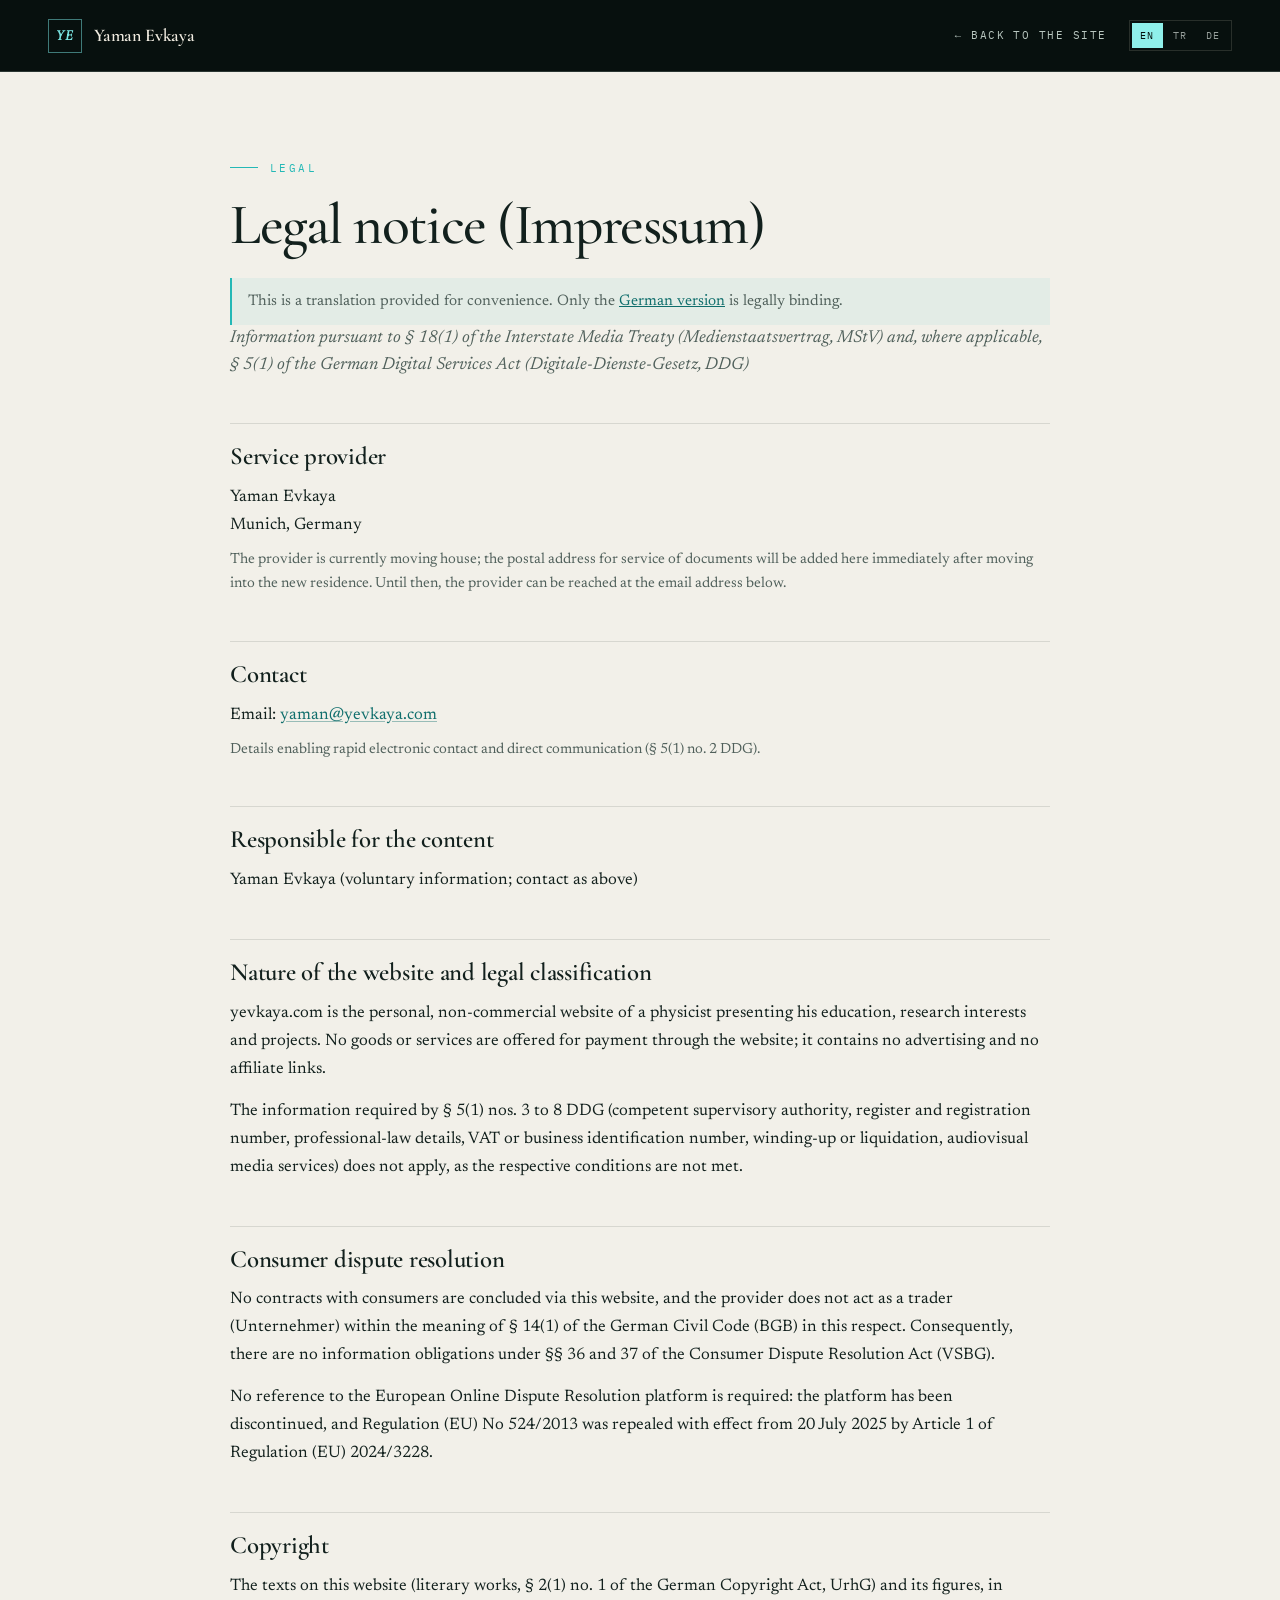
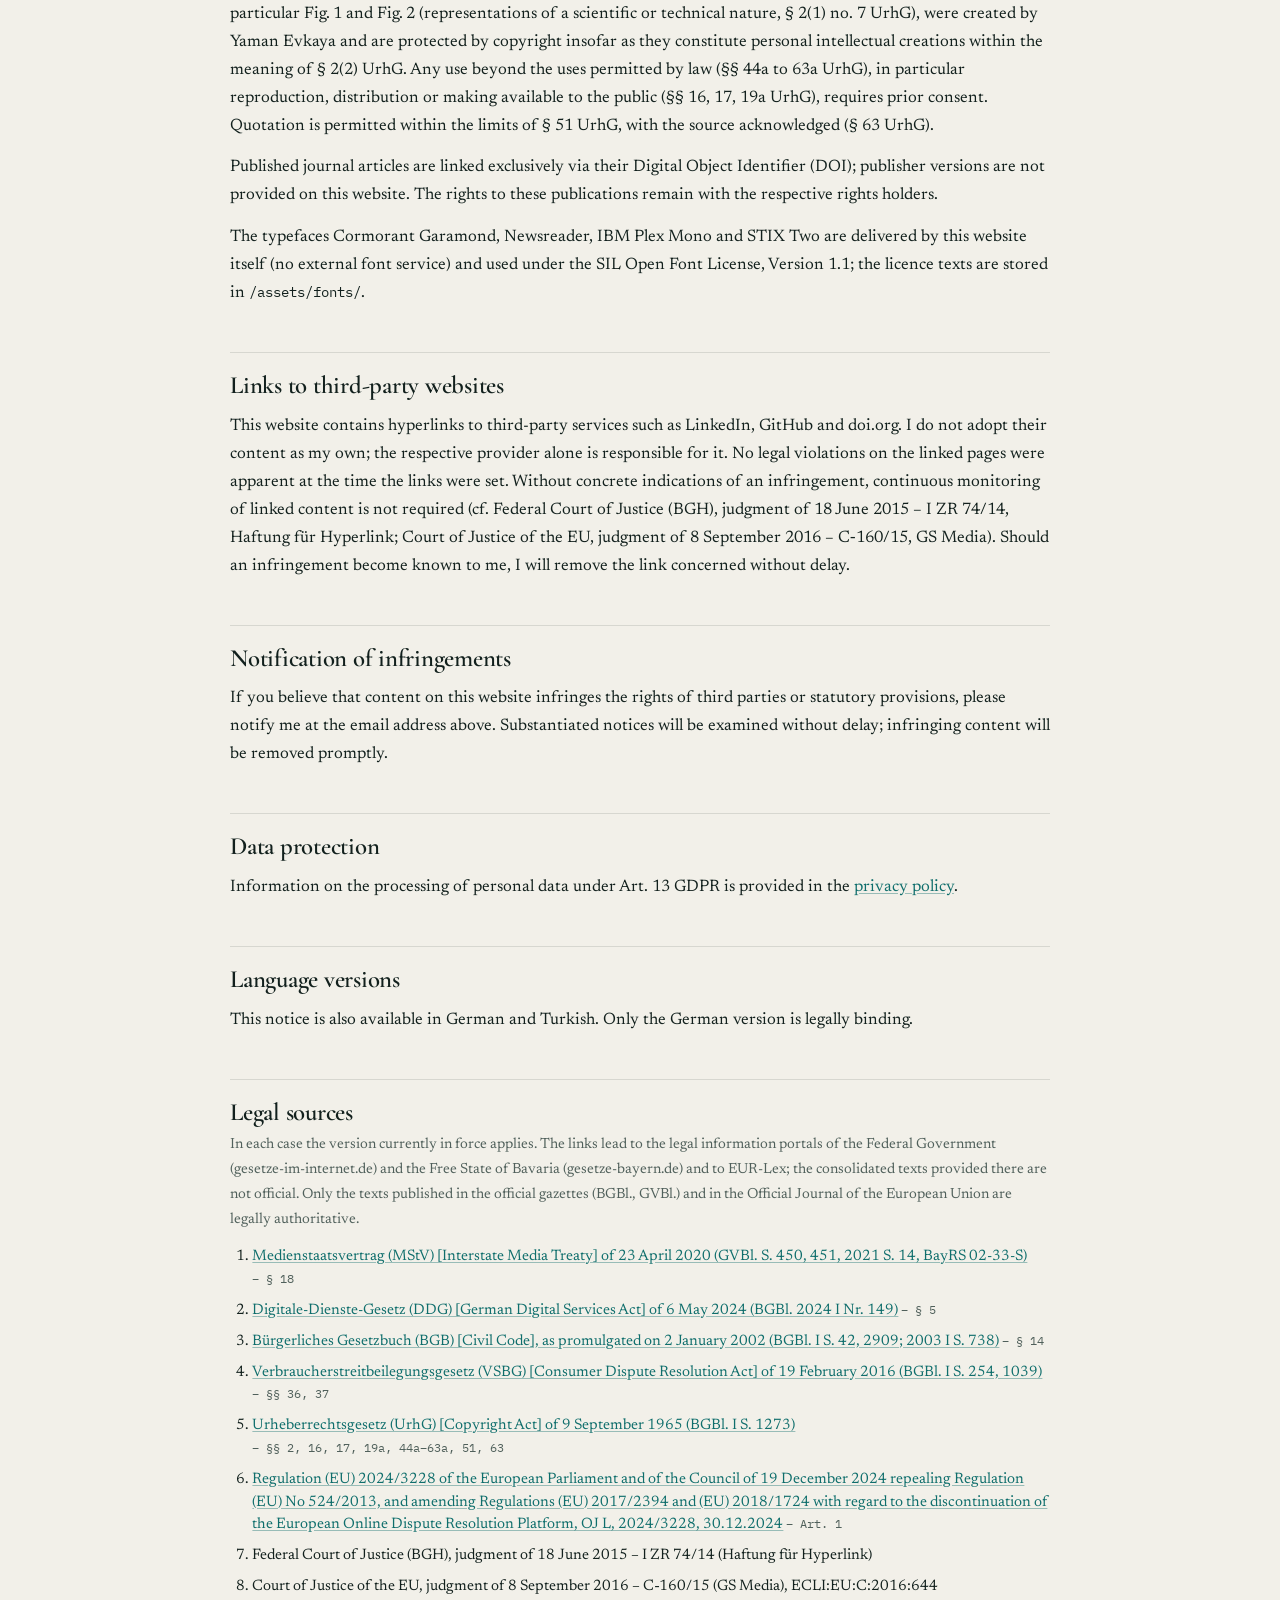
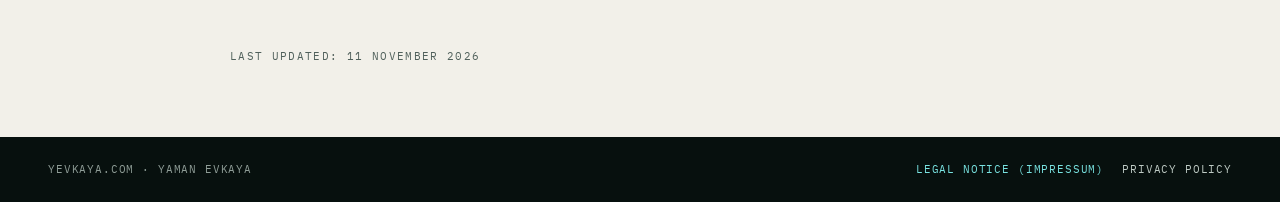
<file: legal-notice.html>
<!doctype html>
<html lang="en">
  <head>
    <meta charset="utf-8" />
    <meta name="viewport" content="width=device-width, initial-scale=1" />
    <title>Legal notice (Impressum) — Yaman Evkaya</title>
    <meta name="description" content="Legal notice (Impressum) · yevkaya.com" />
    <link rel="canonical" href="https://yevkaya.com/legal-notice.html" />
    <link rel="alternate" hreflang="en" href="https://yevkaya.com/legal-notice.html" />
    <link rel="alternate" hreflang="tr" href="https://yevkaya.com/tr/kunye.html" />
    <link rel="alternate" hreflang="de" href="https://yevkaya.com/de/impressum.html" />
    <link rel="alternate" hreflang="x-default" href="https://yevkaya.com/legal-notice.html" />
    <meta property="og:locale" content="en_US" />
    <link rel="icon" href="assets/images/favicon.svg" type="image/svg+xml" />
    <link rel="icon" href="assets/images/favicon-32.png" sizes="32x32" />
    <link rel="stylesheet" href="styles.css?v=20261111-1" />
    <style>
      body.legal { margin: 0; color: var(--ink); background: var(--paper); }
      .lg-header { position: sticky; top: 0; z-index: 5; display: flex; align-items: center; justify-content: space-between; gap: 16px; height: 72px; padding: 0 clamp(16px, 4vw, 48px); color: #eef6f1; background: #07100e; border-bottom: 1px solid var(--line-dark); }
      .lg-header .wordmark { display: inline-flex; align-items: center; gap: 12px; color: inherit; text-decoration: none; }
      .lg-header .wordmark-mark { display: grid; place-items: center; width: 34px; height: 34px; border: 1px solid rgba(121, 227, 225, 0.5); color: var(--mint); font-family: var(--display); font-size: 0.92rem; letter-spacing: 0.04em; }
      .lg-header .wordmark-text { font-family: var(--display); font-size: 1.12rem; letter-spacing: -0.01em; }
      .lg-tools { display: flex; align-items: center; gap: 22px; }
      .lg-back { color: #b9c7c0; font-family: var(--mono); font-size: 0.66rem; letter-spacing: 0.14em; text-transform: uppercase; text-decoration: none; }
      .lg-back:hover, .lg-back:focus-visible { color: var(--mint); }
      .lg-header .lang-switch { margin: 0; }
      .lg-header .lang-switch a { padding: 5px 8px; color: #eef6f1; font-family: var(--mono); font-size: 0.6rem; letter-spacing: 0.16em; text-decoration: none; opacity: 0.62; }
      .lg-header .lang-switch a:hover, .lg-header .lang-switch a:focus-visible { opacity: 1; }
      .lg-header .lang-switch a[aria-current="page"] { color: #04110e; background: var(--flux); opacity: 1; }
      .lg-main { width: min(820px, calc(100vw - 40px)); margin: 0 auto; padding: clamp(40px, 7vw, 88px) 0 72px; }
      .lg-kicker { margin: 0 0 18px; color: var(--mint-strong); font-family: var(--mono); font-size: 0.68rem; letter-spacing: 0.22em; text-transform: uppercase; }
      .lg-kicker::before { display: inline-block; width: 28px; height: 1px; margin: 0 12px 4px 0; content: ""; background: currentColor; vertical-align: middle; }
      .lg-main h1 { margin: 0 0 14px; font-family: var(--display); font-size: clamp(2.4rem, 5.4vw, 3.6rem); font-weight: 500; letter-spacing: -0.025em; line-height: 1.04; }
      .lg-main .lead { margin: 0 0 8px; color: var(--ink-soft); font-family: var(--text); font-size: 1.08rem; font-style: italic; line-height: 1.55; }
      .lg-note { margin: 22px 0 0; padding: 12px 16px; border-left: 2px solid var(--mint-strong); background: rgba(36, 184, 182, 0.07); color: var(--ink-soft); font-family: var(--text); font-size: 0.96rem; line-height: 1.55; }
      .lg-note a { color: #0f6e6c; }
      .lg-toc { margin: 30px 0 6px; padding: 18px 22px; border: 1px solid rgba(18, 32, 29, 0.14); background: var(--paper-bright); }
      .lg-toc p { margin: 0 0 8px; color: var(--ink-soft); font-family: var(--mono); font-size: 0.66rem; letter-spacing: 0.16em; text-transform: uppercase; }
      .lg-toc ol { margin: 0; padding: 0; columns: 2; column-gap: 28px; list-style: none; }
      .lg-toc li { margin: 0 0 5px; font-family: var(--text); font-size: 0.95rem; line-height: 1.4; break-inside: avoid; }
      .lg-body .lg-toc a { color: var(--ink); text-decoration: none; }
      .lg-body .lg-toc a:hover { color: #0f6e6c; text-decoration: underline; }
      .lg-body h2 { margin: 44px 0 12px; padding-top: 18px; border-top: 1px solid rgba(18, 32, 29, 0.12); font-family: var(--display); font-size: 1.55rem; font-weight: 600; letter-spacing: -0.01em; line-height: 1.2; scroll-margin-top: 90px; }
      .lg-body p, .lg-body li { font-family: var(--text); font-size: 1.04rem; line-height: 1.68; }
      .lg-body p { margin: 0 0 14px; }
      .lg-body p.fine { margin-top: -6px; color: var(--ink-soft); font-size: 0.92rem; }
      .lg-body ul { margin: 0 0 16px; padding-left: 1.2em; }
      .lg-body li { margin: 0 0 6px; }
      .lg-body a { color: #0f6e6c; text-decoration: underline; text-decoration-color: rgba(15, 110, 108, 0.4); text-underline-offset: 2px; overflow-wrap: anywhere; }
      .lg-body a:hover { text-decoration-color: currentColor; }
      .lg-body code { font-family: var(--mono); font-size: 0.86em; }
      .lg-body strong { font-weight: 600; }
      .lg-table-wrap { margin: 6px 0 14px; overflow-x: auto; border: 1px solid rgba(18, 32, 29, 0.16); background: var(--paper-bright); }
      .lg-table { width: 100%; min-width: 720px; border-collapse: collapse; font-family: var(--text); font-size: 0.9rem; line-height: 1.45; }
      .lg-table th { padding: 10px 12px; color: var(--ink-soft); font-family: var(--mono); font-size: 0.6rem; font-weight: 500; letter-spacing: 0.12em; text-align: left; text-transform: uppercase; vertical-align: bottom; border-bottom: 1px solid rgba(18, 32, 29, 0.2); }
      .lg-table td { padding: 10px 12px; vertical-align: top; border-bottom: 1px solid rgba(18, 32, 29, 0.1); }
      .lg-table tr:last-child td { border-bottom: 0; }
      .callout { margin: 18px 0 20px; padding: 16px 20px 4px; border: 1px solid rgba(18, 32, 29, 0.28); border-left: 3px solid var(--mint-strong); background: var(--paper-bright); }
      .lg-sources { margin: 0 0 16px; padding-left: 1.4em; }
      .lg-sources li { margin: 0 0 8px; font-size: 0.95rem; line-height: 1.5; }
      .lg-sources .norm { color: var(--ink-soft); font-family: var(--mono); font-size: 0.78rem; white-space: nowrap; }
      .lg-stand { margin: 48px 0 0; color: var(--ink-soft); font-family: var(--mono); font-size: 0.7rem; letter-spacing: 0.12em; text-transform: uppercase; }
      .lg-footer { display: flex; flex-wrap: wrap; justify-content: space-between; gap: 10px 24px; padding: 24px clamp(16px, 4vw, 48px); color: #8f9d97; background: #07100e; font-family: var(--mono); font-size: 0.66rem; letter-spacing: 0.08em; text-transform: uppercase; }
      .lg-footer a { color: #becac4; text-decoration: none; }
      .lg-footer a:hover, .lg-footer a[aria-current] { color: var(--mint); }
      .lg-footer nav { display: flex; gap: 18px; }
      @media (max-width: 560px) { .lg-header .wordmark-text, .lg-back { display: none; } .lg-toc ol { columns: 1; } }
      @media print { .lg-header, .lg-footer, .lg-toc, .skip-link { display: none !important; } body.legal { background: #fff; } .lg-main { width: auto; padding: 0; } .lg-table { min-width: 0; } }
    </style>
  </head>
  <body class="legal">
    <a class="skip-link" href="#main">Skip to content</a>
    <header class="lg-header">
      <a class="wordmark" href="./" aria-label="Yaman Evkaya">
        <span class="wordmark-mark" aria-hidden="true">YE</span>
        <span class="wordmark-text">Yaman Evkaya</span>
      </a>
      <div class="lg-tools">
        <a class="lg-back" href="./">← Back to the site</a>
        <div class="lang-switch" aria-label="Language"><a href="legal-notice.html" lang="en" hreflang="en" aria-current="page">EN</a><a href="tr/kunye.html" lang="tr" hreflang="tr">TR</a><a href="de/impressum.html" lang="de" hreflang="de">DE</a></div>
      </div>
    </header>
    <main class="lg-main" id="main">
      <p class="lg-kicker">Legal</p>
      <h1>Legal notice (Impressum)</h1>
      <p class="lg-note">This is a translation provided for convenience. Only the <a href="de/impressum.html">German version</a> is legally binding.</p>
      <div class="lg-body">
<p class="lead">Information pursuant to § 18(1) of the Interstate Media Treaty (Medienstaatsvertrag, MStV) and, where applicable, § 5(1) of the German Digital Services Act (Digitale-Dienste-Gesetz, DDG)</p>

<h2>Service provider</h2>
<p>Yaman Evkaya<br />Munich, Germany</p>
<p class="fine">The provider is currently moving house; the postal address for service of documents will be added here immediately after moving into the new residence. Until then, the provider can be reached at the email address below.</p>

<h2>Contact</h2>
<p>Email: <a href="mailto:yaman&#64;yevkaya.com">yaman&#64;yevkaya.com</a></p>
<p class="fine">Details enabling rapid electronic contact and direct communication (§ 5(1) no. 2 DDG).</p>

<h2>Responsible for the content</h2>
<p>Yaman Evkaya (voluntary information; contact as above)</p>

<h2>Nature of the website and legal classification</h2>
<p>yevkaya.com is the personal, non-commercial website of a physicist presenting his education, research interests and projects. No goods or services are offered for payment through the website; it contains no advertising and no affiliate links.</p>
<p>The information required by § 5(1) nos. 3 to 8 DDG (competent supervisory authority, register and registration number, professional-law details, VAT or business identification number, winding-up or liquidation, audiovisual media services) does not apply, as the respective conditions are not met.</p>

<h2>Consumer dispute resolution</h2>
<p>No contracts with consumers are concluded via this website, and the provider does not act as a trader (Unternehmer) within the meaning of § 14(1) of the German Civil Code (BGB) in this respect. Consequently, there are no information obligations under §§ 36 and 37 of the Consumer Dispute Resolution Act (VSBG).</p>
<p>No reference to the European Online Dispute Resolution platform is required: the platform has been discontinued, and Regulation (EU) No 524/2013 was repealed with effect from 20 July 2025 by Article 1 of Regulation (EU) 2024/3228.</p>

<h2>Copyright</h2>
<p>The texts on this website (literary works, § 2(1) no. 1 of the German Copyright Act, UrhG) and its figures, in particular Fig.&#8201;1 and Fig.&#8201;2 (representations of a scientific or technical nature, § 2(1) no. 7 UrhG), were created by Yaman Evkaya and are protected by copyright insofar as they constitute personal intellectual creations within the meaning of § 2(2) UrhG. Any use beyond the uses permitted by law (§§ 44a to 63a UrhG), in particular reproduction, distribution or making available to the public (§§ 16, 17, 19a UrhG), requires prior consent. Quotation is permitted within the limits of § 51 UrhG, with the source acknowledged (§ 63 UrhG).</p>
<p>Published journal articles are linked exclusively via their Digital Object Identifier (DOI); publisher versions are not provided on this website. The rights to these publications remain with the respective rights holders.</p>
<p>The typefaces Cormorant Garamond, Newsreader, IBM Plex Mono and STIX Two are delivered by this website itself (no external font service) and used under the SIL Open Font License, Version 1.1; the licence texts are stored in <code>/assets/fonts/</code>.</p>

<h2>Links to third-party websites</h2>
<p>This website contains hyperlinks to third-party services such as LinkedIn, GitHub and doi.org. I do not adopt their content as my own; the respective provider alone is responsible for it. No legal violations on the linked pages were apparent at the time the links were set. Without concrete indications of an infringement, continuous monitoring of linked content is not required (cf. Federal Court of Justice (BGH), judgment of 18 June 2015 – I ZR 74/14, Haftung für Hyperlink; Court of Justice of the EU, judgment of 8 September 2016 – C‑160/15, GS Media). Should an infringement become known to me, I will remove the link concerned without delay.</p>

<h2>Notification of infringements</h2>
<p>If you believe that content on this website infringes the rights of third parties or statutory provisions, please notify me at the email address above. Substantiated notices will be examined without delay; infringing content will be removed promptly.</p>

<h2>Data protection</h2>
<p>Information on the processing of personal data under Art. 13 GDPR is provided in the <a href="privacy.html">privacy policy</a>.</p>

<h2>Language versions</h2>
<p>This notice is also available in German and Turkish. Only the German version is legally binding.</p>
<h2 id="src">Legal sources</h2>
<p class="fine">In each case the version currently in force applies. The links lead to the legal information portals of the Federal Government (gesetze-im-internet.de) and the Free State of Bavaria (gesetze-bayern.de) and to EUR-Lex; the consolidated texts provided there are not official. Only the texts published in the official gazettes (BGBl., GVBl.) and in the Official Journal of the European Union are legally authoritative.</p>
<ol class="lg-sources">
<li><a href="https://www.gesetze-bayern.de/Content/Document/MStV-18" rel="noopener">Medienstaatsvertrag (MStV) [Interstate Media Treaty] of 23 April 2020 (GVBl. S. 450, 451, 2021 S. 14, BayRS 02-33-S)</a> <span class="norm">– § 18</span></li>
<li><a href="https://www.gesetze-im-internet.de/ddg/__5.html" rel="noopener">Digitale-Dienste-Gesetz (DDG) [German Digital Services Act] of 6 May 2024 (BGBl. 2024 I Nr. 149)</a> <span class="norm">– § 5</span></li>
<li><a href="https://www.gesetze-im-internet.de/bgb/__14.html" rel="noopener">Bürgerliches Gesetzbuch (BGB) [Civil Code], as promulgated on 2 January 2002 (BGBl. I S. 42, 2909; 2003 I S. 738)</a> <span class="norm">– § 14</span></li>
<li><a href="https://www.gesetze-im-internet.de/vsbg/__36.html" rel="noopener">Verbraucherstreitbeilegungsgesetz (VSBG) [Consumer Dispute Resolution Act] of 19 February 2016 (BGBl. I S. 254, 1039)</a> <span class="norm">– §§ 36, 37</span></li>
<li><a href="https://www.gesetze-im-internet.de/urhg/BJNR012730965.html" rel="noopener">Urheberrechtsgesetz (UrhG) [Copyright Act] of 9 September 1965 (BGBl. I S. 1273)</a> <span class="norm">– §§ 2, 16, 17, 19a, 44a–63a, 51, 63</span></li>
<li><a href="https://eur-lex.europa.eu/legal-content/EN/TXT/?uri=CELEX:32024R3228" rel="noopener">Regulation (EU) 2024/3228 of the European Parliament and of the Council of 19 December 2024 repealing Regulation (EU) No 524/2013, and amending Regulations (EU) 2017/2394 and (EU) 2018/1724 with regard to the discontinuation of the European Online Dispute Resolution Platform, OJ L, 2024/3228, 30.12.2024</a> <span class="norm">– Art. 1</span></li>
<li>Federal Court of Justice (BGH), judgment of 18 June 2015 – I ZR 74/14 (Haftung für Hyperlink)</li>
<li>Court of Justice of the EU, judgment of 8 September 2016 – C‑160/15 (GS Media), ECLI:EU:C:2016:644</li>
</ol></div>
      <p class="lg-stand">Last updated: 11 November 2026</p>
    </main>
    <footer class="lg-footer">
      <span>yevkaya.com · Yaman Evkaya</span>
      <nav aria-label="Legal"><a href="legal-notice.html" aria-current="page">Legal notice (Impressum)</a><a href="privacy.html">Privacy policy</a></nav>
    </footer>
  </body>
</html>
</file>
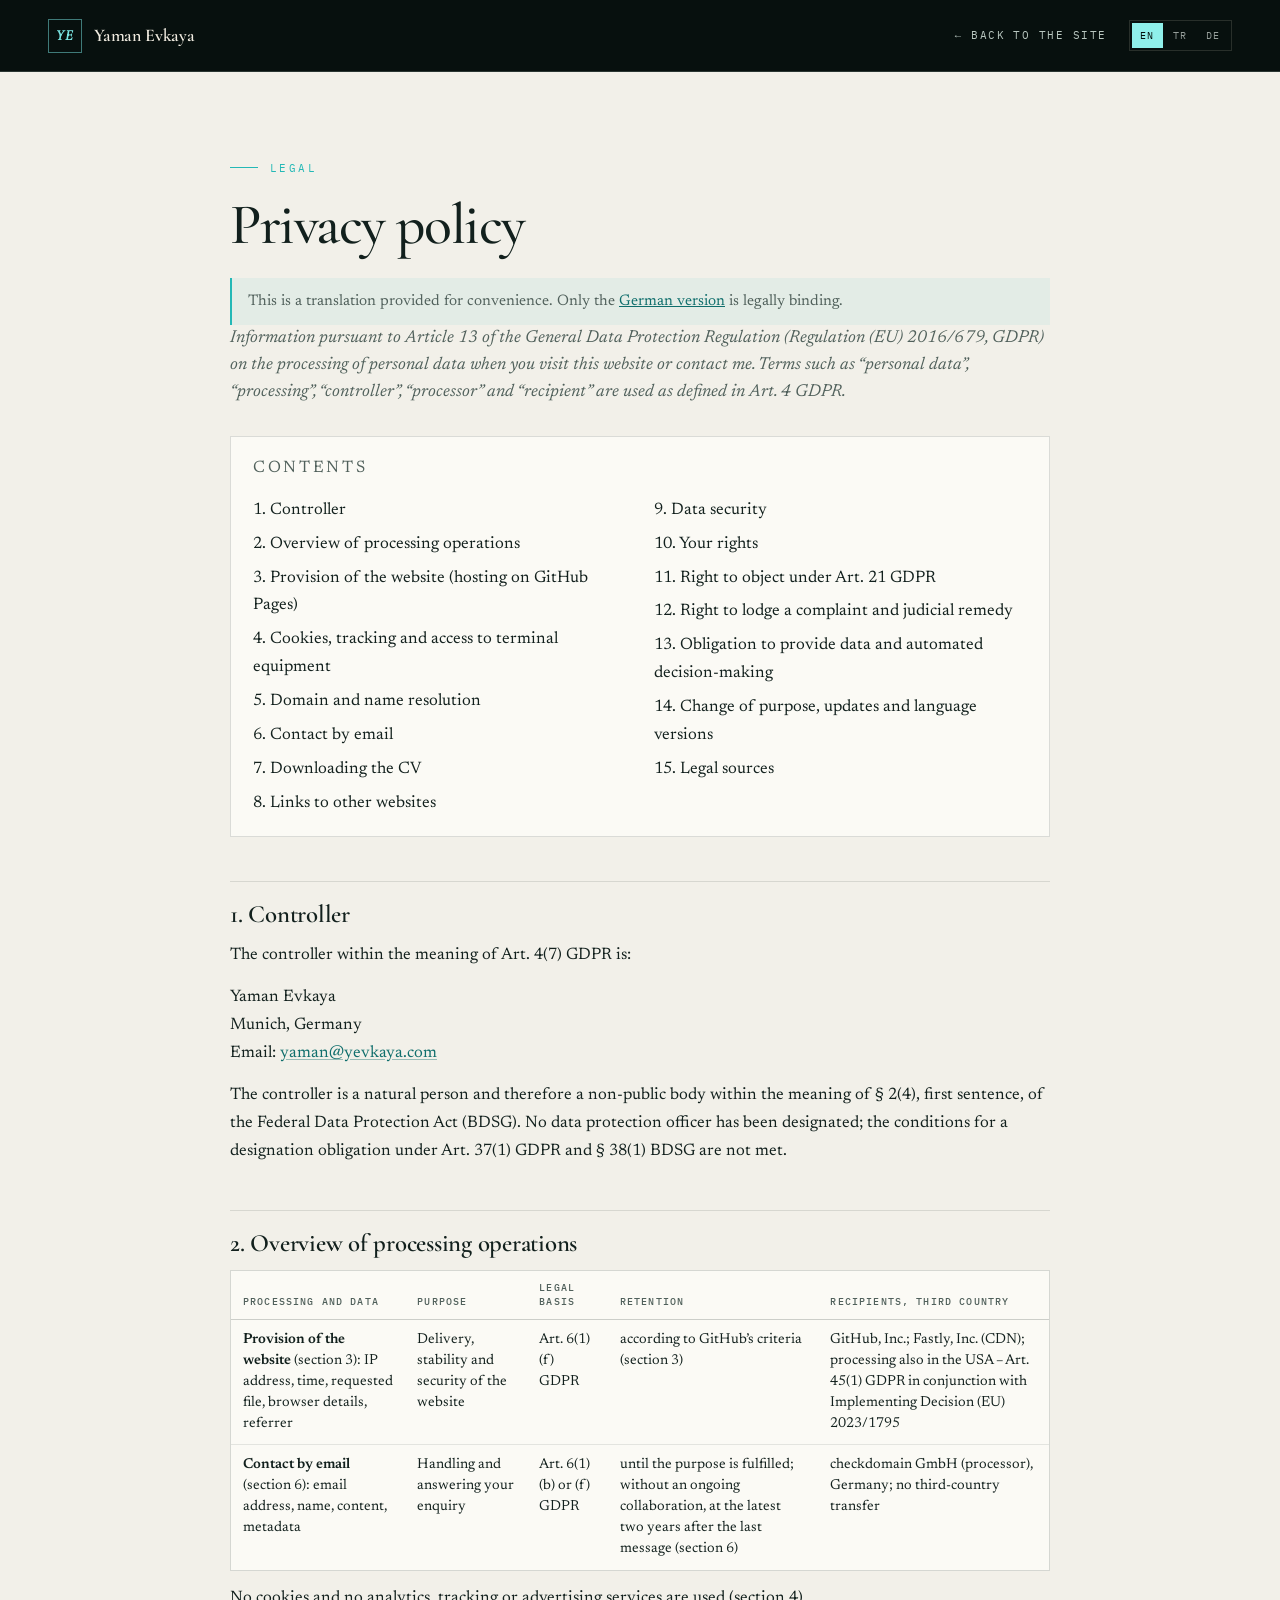
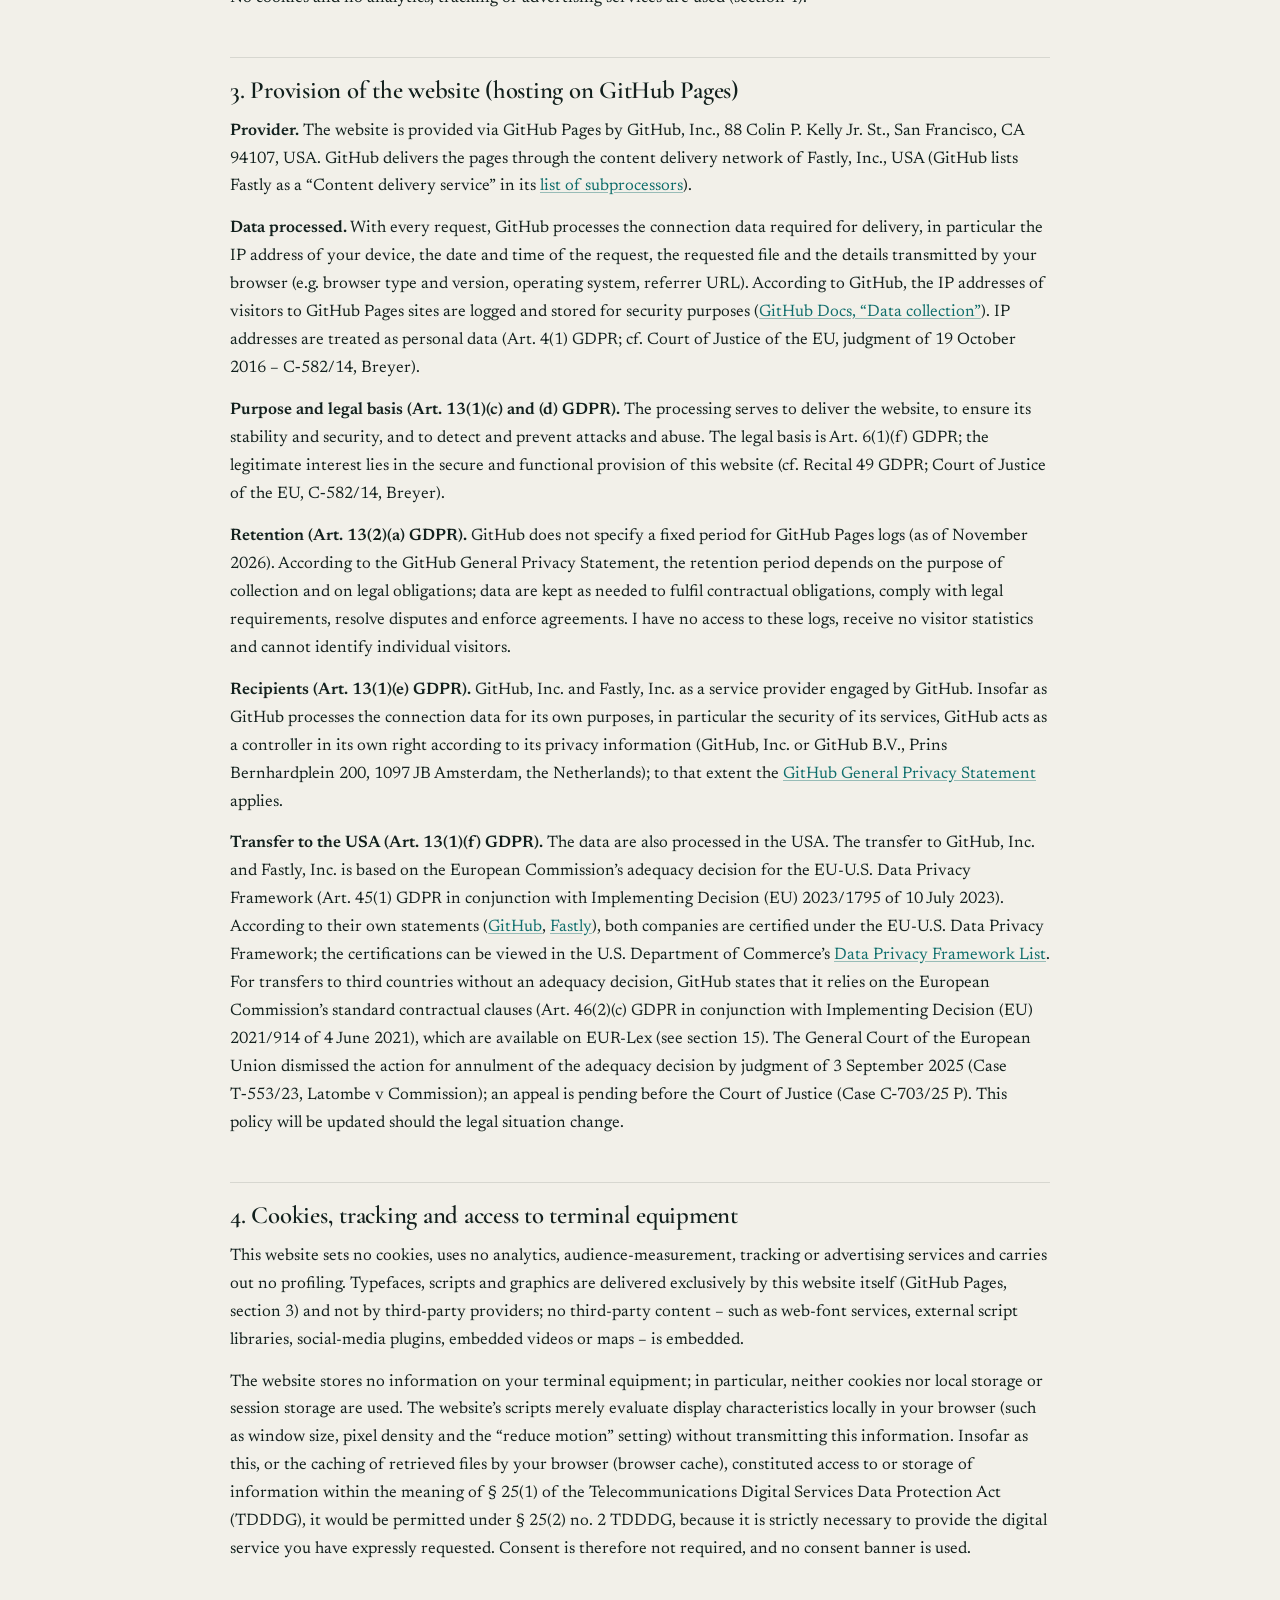
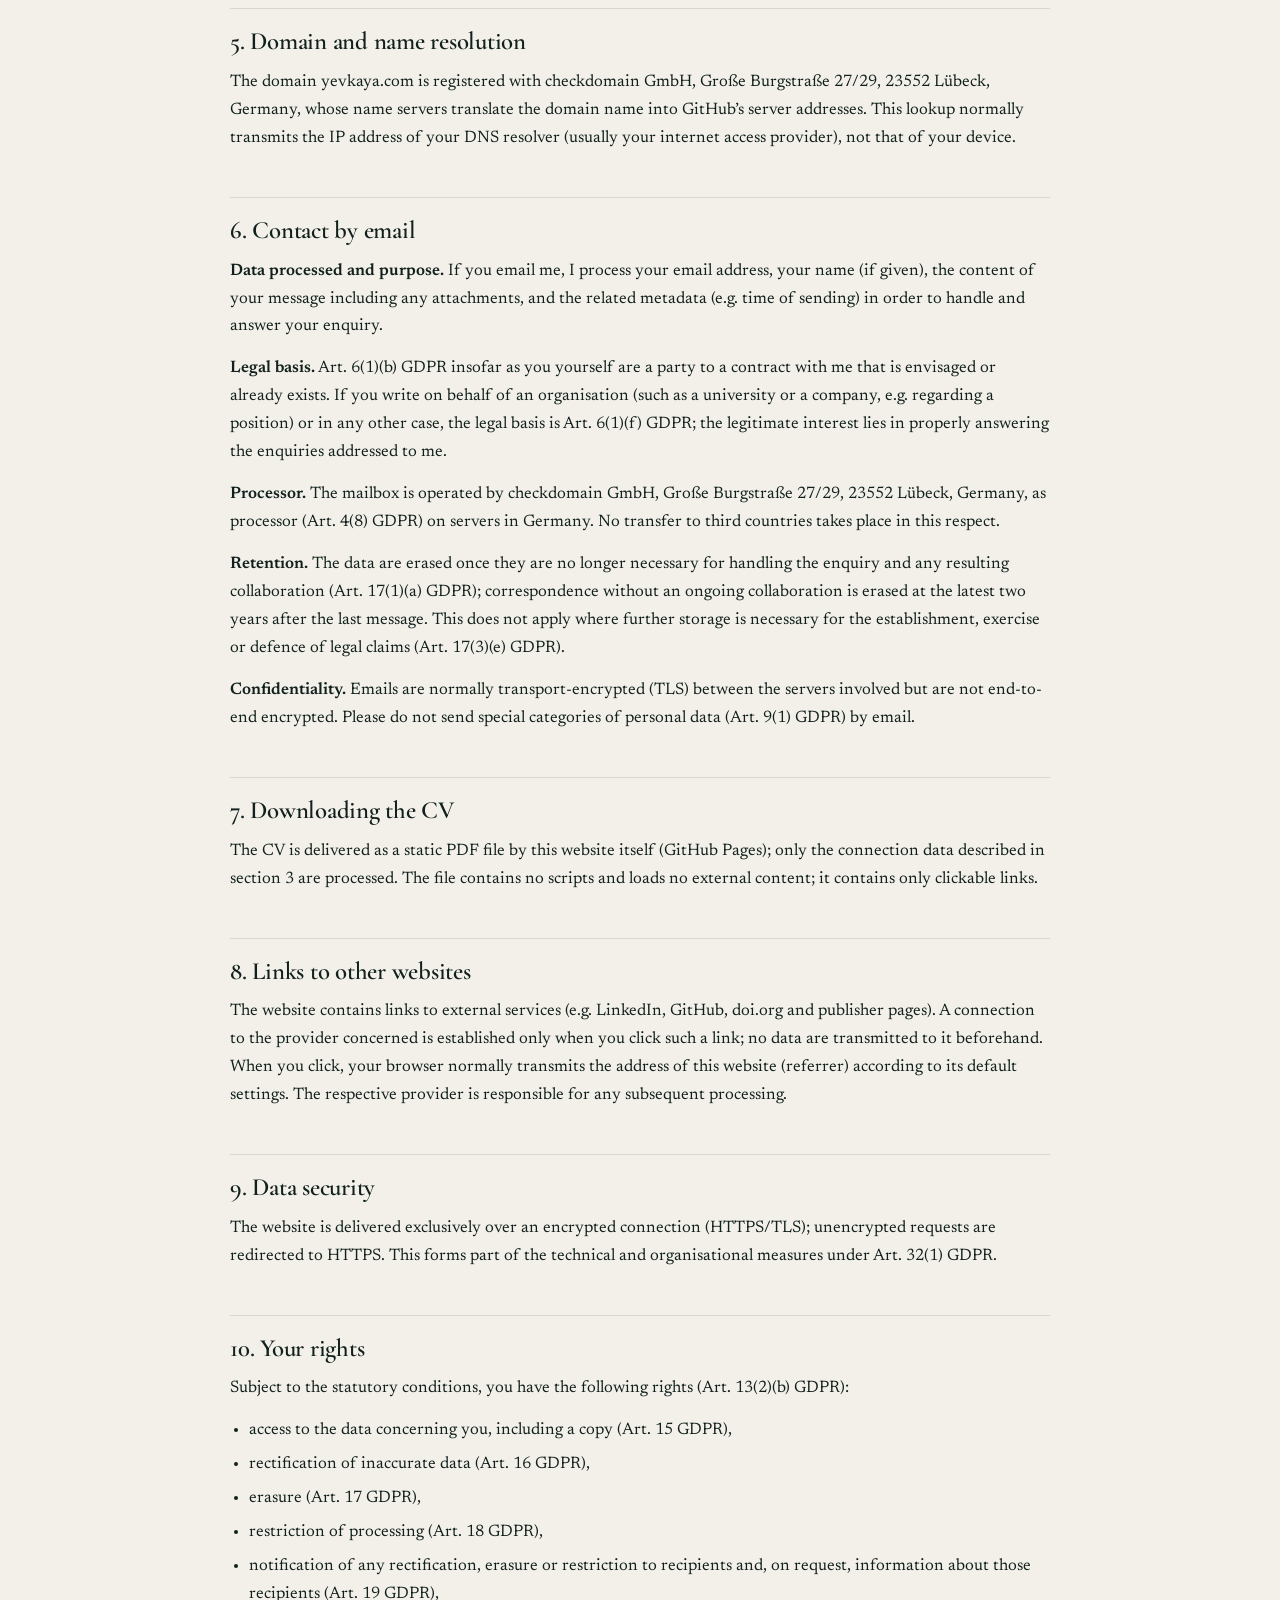
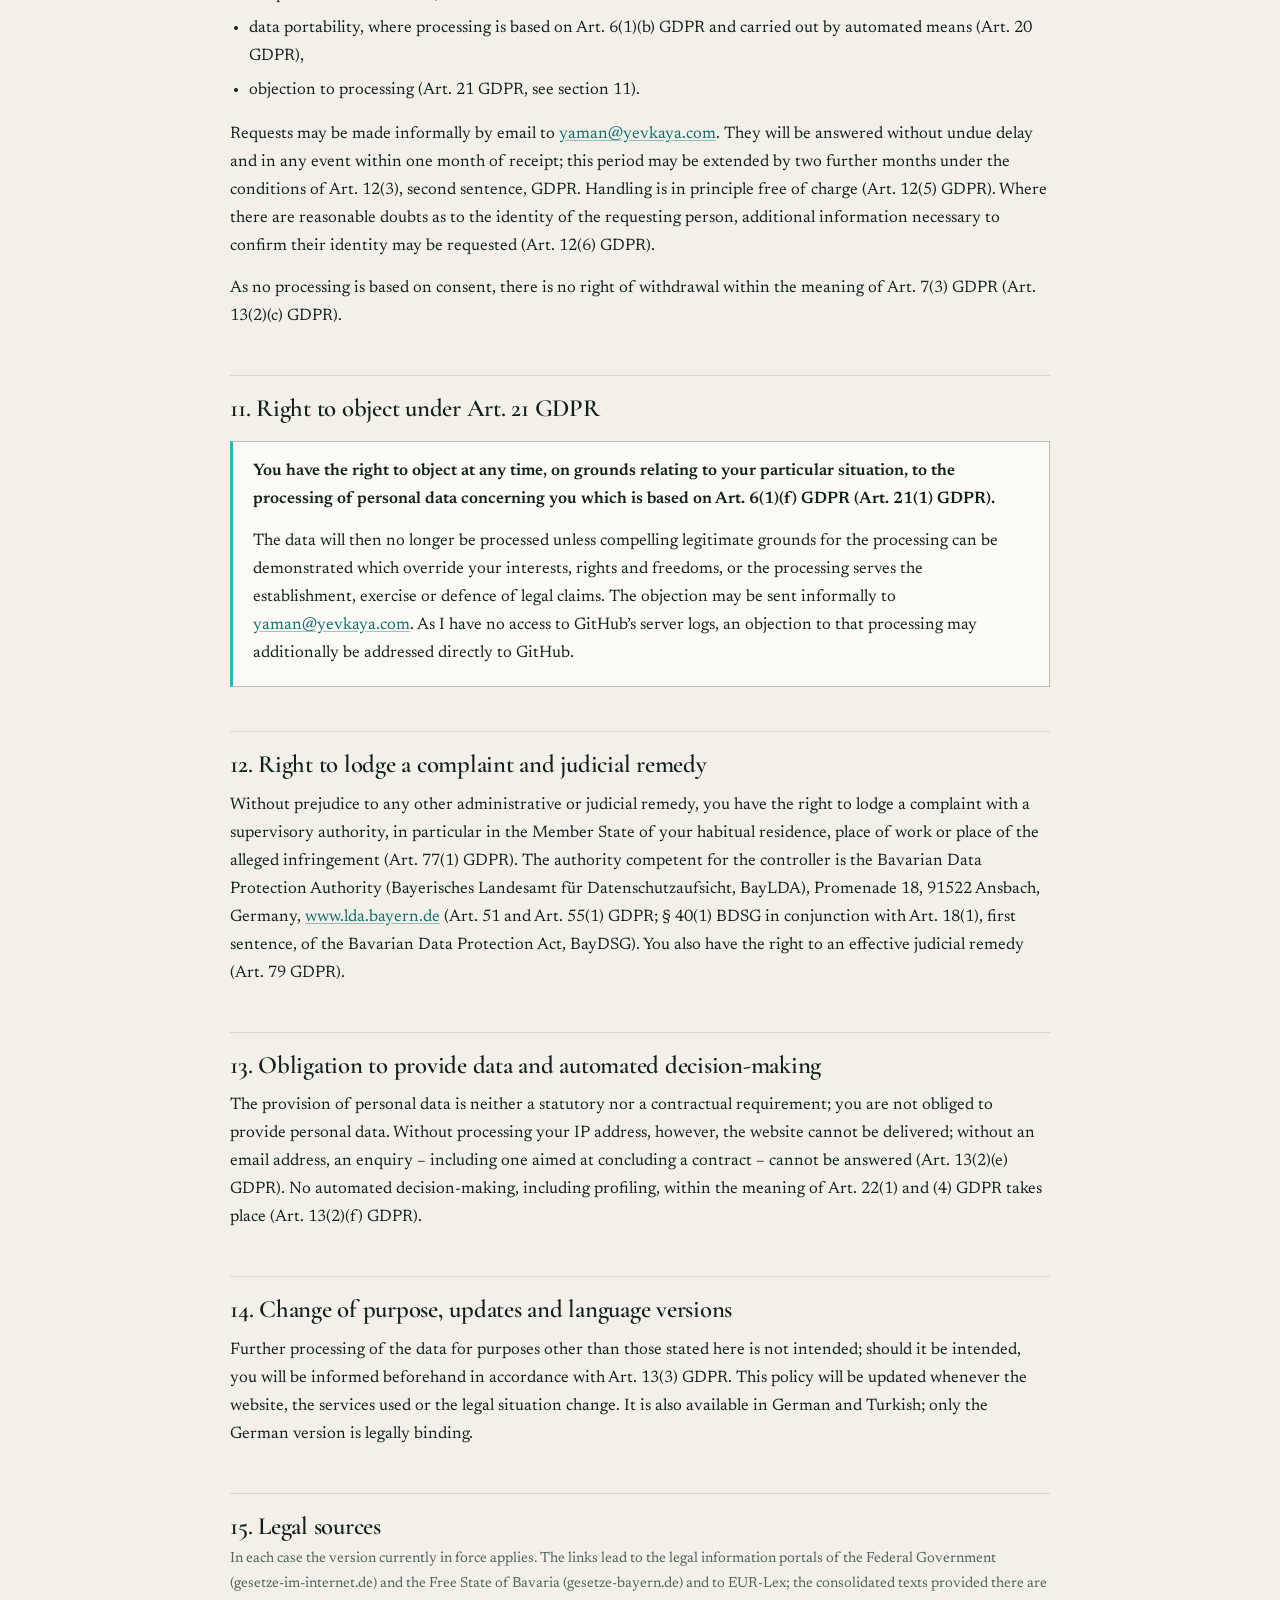
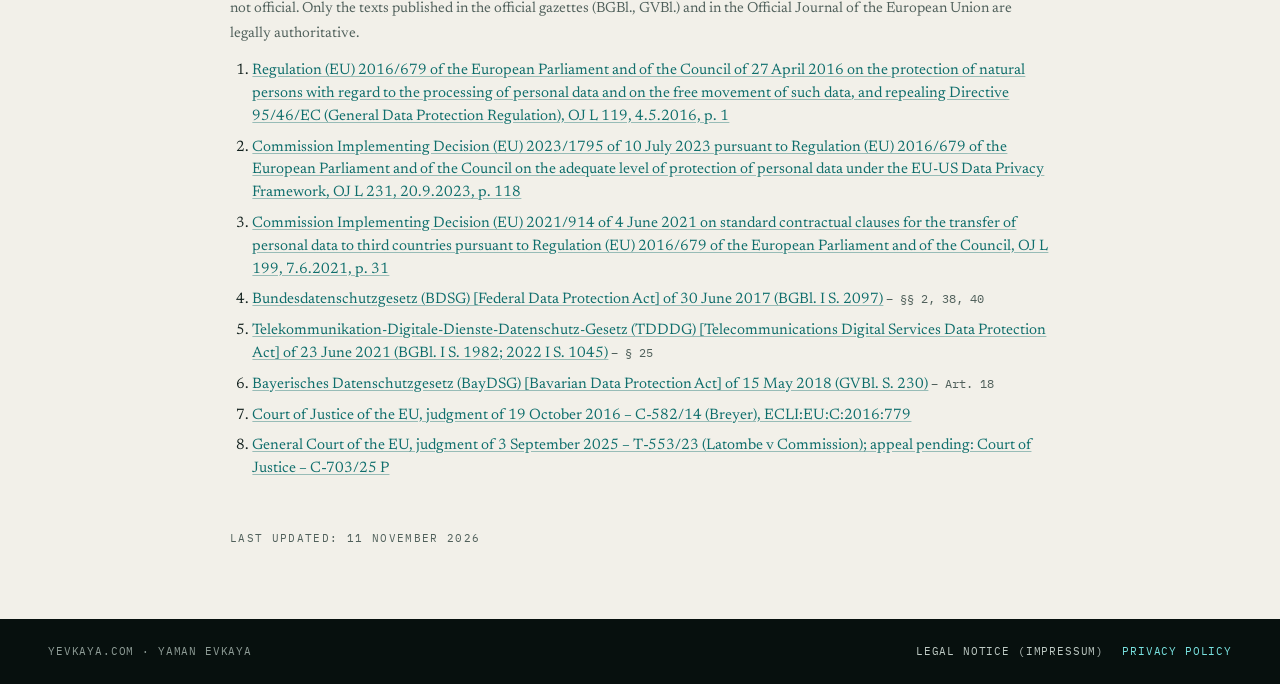
<file: privacy.html>
<!doctype html>
<html lang="en">
  <head>
    <meta charset="utf-8" />
    <meta name="viewport" content="width=device-width, initial-scale=1" />
    <title>Privacy policy — Yaman Evkaya</title>
    <meta name="description" content="Privacy policy · yevkaya.com" />
    <link rel="canonical" href="https://yevkaya.com/privacy.html" />
    <link rel="alternate" hreflang="en" href="https://yevkaya.com/privacy.html" />
    <link rel="alternate" hreflang="tr" href="https://yevkaya.com/tr/gizlilik.html" />
    <link rel="alternate" hreflang="de" href="https://yevkaya.com/de/datenschutz.html" />
    <link rel="alternate" hreflang="x-default" href="https://yevkaya.com/privacy.html" />
    <meta property="og:locale" content="en_US" />
    <link rel="icon" href="assets/images/favicon.svg" type="image/svg+xml" />
    <link rel="icon" href="assets/images/favicon-32.png" sizes="32x32" />
    <link rel="stylesheet" href="styles.css?v=20261111-1" />
    <style>
      body.legal { margin: 0; color: var(--ink); background: var(--paper); }
      .lg-header { position: sticky; top: 0; z-index: 5; display: flex; align-items: center; justify-content: space-between; gap: 16px; height: 72px; padding: 0 clamp(16px, 4vw, 48px); color: #eef6f1; background: #07100e; border-bottom: 1px solid var(--line-dark); }
      .lg-header .wordmark { display: inline-flex; align-items: center; gap: 12px; color: inherit; text-decoration: none; }
      .lg-header .wordmark-mark { display: grid; place-items: center; width: 34px; height: 34px; border: 1px solid rgba(121, 227, 225, 0.5); color: var(--mint); font-family: var(--display); font-size: 0.92rem; letter-spacing: 0.04em; }
      .lg-header .wordmark-text { font-family: var(--display); font-size: 1.12rem; letter-spacing: -0.01em; }
      .lg-tools { display: flex; align-items: center; gap: 22px; }
      .lg-back { color: #b9c7c0; font-family: var(--mono); font-size: 0.66rem; letter-spacing: 0.14em; text-transform: uppercase; text-decoration: none; }
      .lg-back:hover, .lg-back:focus-visible { color: var(--mint); }
      .lg-header .lang-switch { margin: 0; }
      .lg-header .lang-switch a { padding: 5px 8px; color: #eef6f1; font-family: var(--mono); font-size: 0.6rem; letter-spacing: 0.16em; text-decoration: none; opacity: 0.62; }
      .lg-header .lang-switch a:hover, .lg-header .lang-switch a:focus-visible { opacity: 1; }
      .lg-header .lang-switch a[aria-current="page"] { color: #04110e; background: var(--flux); opacity: 1; }
      .lg-main { width: min(820px, calc(100vw - 40px)); margin: 0 auto; padding: clamp(40px, 7vw, 88px) 0 72px; }
      .lg-kicker { margin: 0 0 18px; color: var(--mint-strong); font-family: var(--mono); font-size: 0.68rem; letter-spacing: 0.22em; text-transform: uppercase; }
      .lg-kicker::before { display: inline-block; width: 28px; height: 1px; margin: 0 12px 4px 0; content: ""; background: currentColor; vertical-align: middle; }
      .lg-main h1 { margin: 0 0 14px; font-family: var(--display); font-size: clamp(2.4rem, 5.4vw, 3.6rem); font-weight: 500; letter-spacing: -0.025em; line-height: 1.04; }
      .lg-main .lead { margin: 0 0 8px; color: var(--ink-soft); font-family: var(--text); font-size: 1.08rem; font-style: italic; line-height: 1.55; }
      .lg-note { margin: 22px 0 0; padding: 12px 16px; border-left: 2px solid var(--mint-strong); background: rgba(36, 184, 182, 0.07); color: var(--ink-soft); font-family: var(--text); font-size: 0.96rem; line-height: 1.55; }
      .lg-note a { color: #0f6e6c; }
      .lg-toc { margin: 30px 0 6px; padding: 18px 22px; border: 1px solid rgba(18, 32, 29, 0.14); background: var(--paper-bright); }
      .lg-toc p { margin: 0 0 8px; color: var(--ink-soft); font-family: var(--mono); font-size: 0.66rem; letter-spacing: 0.16em; text-transform: uppercase; }
      .lg-toc ol { margin: 0; padding: 0; columns: 2; column-gap: 28px; list-style: none; }
      .lg-toc li { margin: 0 0 5px; font-family: var(--text); font-size: 0.95rem; line-height: 1.4; break-inside: avoid; }
      .lg-body .lg-toc a { color: var(--ink); text-decoration: none; }
      .lg-body .lg-toc a:hover { color: #0f6e6c; text-decoration: underline; }
      .lg-body h2 { margin: 44px 0 12px; padding-top: 18px; border-top: 1px solid rgba(18, 32, 29, 0.12); font-family: var(--display); font-size: 1.55rem; font-weight: 600; letter-spacing: -0.01em; line-height: 1.2; scroll-margin-top: 90px; }
      .lg-body p, .lg-body li { font-family: var(--text); font-size: 1.04rem; line-height: 1.68; }
      .lg-body p { margin: 0 0 14px; }
      .lg-body p.fine { margin-top: -6px; color: var(--ink-soft); font-size: 0.92rem; }
      .lg-body ul { margin: 0 0 16px; padding-left: 1.2em; }
      .lg-body li { margin: 0 0 6px; }
      .lg-body a { color: #0f6e6c; text-decoration: underline; text-decoration-color: rgba(15, 110, 108, 0.4); text-underline-offset: 2px; overflow-wrap: anywhere; }
      .lg-body a:hover { text-decoration-color: currentColor; }
      .lg-body code { font-family: var(--mono); font-size: 0.86em; }
      .lg-body strong { font-weight: 600; }
      .lg-table-wrap { margin: 6px 0 14px; overflow-x: auto; border: 1px solid rgba(18, 32, 29, 0.16); background: var(--paper-bright); }
      .lg-table { width: 100%; min-width: 720px; border-collapse: collapse; font-family: var(--text); font-size: 0.9rem; line-height: 1.45; }
      .lg-table th { padding: 10px 12px; color: var(--ink-soft); font-family: var(--mono); font-size: 0.6rem; font-weight: 500; letter-spacing: 0.12em; text-align: left; text-transform: uppercase; vertical-align: bottom; border-bottom: 1px solid rgba(18, 32, 29, 0.2); }
      .lg-table td { padding: 10px 12px; vertical-align: top; border-bottom: 1px solid rgba(18, 32, 29, 0.1); }
      .lg-table tr:last-child td { border-bottom: 0; }
      .callout { margin: 18px 0 20px; padding: 16px 20px 4px; border: 1px solid rgba(18, 32, 29, 0.28); border-left: 3px solid var(--mint-strong); background: var(--paper-bright); }
      .lg-sources { margin: 0 0 16px; padding-left: 1.4em; }
      .lg-sources li { margin: 0 0 8px; font-size: 0.95rem; line-height: 1.5; }
      .lg-sources .norm { color: var(--ink-soft); font-family: var(--mono); font-size: 0.78rem; white-space: nowrap; }
      .lg-stand { margin: 48px 0 0; color: var(--ink-soft); font-family: var(--mono); font-size: 0.7rem; letter-spacing: 0.12em; text-transform: uppercase; }
      .lg-footer { display: flex; flex-wrap: wrap; justify-content: space-between; gap: 10px 24px; padding: 24px clamp(16px, 4vw, 48px); color: #8f9d97; background: #07100e; font-family: var(--mono); font-size: 0.66rem; letter-spacing: 0.08em; text-transform: uppercase; }
      .lg-footer a { color: #becac4; text-decoration: none; }
      .lg-footer a:hover, .lg-footer a[aria-current] { color: var(--mint); }
      .lg-footer nav { display: flex; gap: 18px; }
      @media (max-width: 560px) { .lg-header .wordmark-text, .lg-back { display: none; } .lg-toc ol { columns: 1; } }
      @media print { .lg-header, .lg-footer, .lg-toc, .skip-link { display: none !important; } body.legal { background: #fff; } .lg-main { width: auto; padding: 0; } .lg-table { min-width: 0; } }
    </style>
  </head>
  <body class="legal">
    <a class="skip-link" href="#main">Skip to content</a>
    <header class="lg-header">
      <a class="wordmark" href="./" aria-label="Yaman Evkaya">
        <span class="wordmark-mark" aria-hidden="true">YE</span>
        <span class="wordmark-text">Yaman Evkaya</span>
      </a>
      <div class="lg-tools">
        <a class="lg-back" href="./">← Back to the site</a>
        <div class="lang-switch" aria-label="Language"><a href="privacy.html" lang="en" hreflang="en" aria-current="page">EN</a><a href="tr/gizlilik.html" lang="tr" hreflang="tr">TR</a><a href="de/datenschutz.html" lang="de" hreflang="de">DE</a></div>
      </div>
    </header>
    <main class="lg-main" id="main">
      <p class="lg-kicker">Legal</p>
      <h1>Privacy policy</h1>
      <p class="lg-note">This is a translation provided for convenience. Only the <a href="de/datenschutz.html">German version</a> is legally binding.</p>
      <div class="lg-body">
<p class="lead">Information pursuant to Article 13 of the General Data Protection Regulation (Regulation (EU) 2016/679, GDPR) on the processing of personal data when you visit this website or contact me. Terms such as “personal data”, “processing”, “controller”, “processor” and “recipient” are used as defined in Art. 4 GDPR.</p>

<nav class="lg-toc" aria-label="Contents"><p>Contents</p><ol><li><a href="#s1">1. Controller</a></li><li><a href="#s2">2. Overview of processing operations</a></li><li><a href="#s3">3. Provision of the website (hosting on GitHub Pages)</a></li><li><a href="#s4">4. Cookies, tracking and access to terminal equipment</a></li><li><a href="#s5">5. Domain and name resolution</a></li><li><a href="#s6">6. Contact by email</a></li><li><a href="#s7">7. Downloading the CV</a></li><li><a href="#s8">8. Links to other websites</a></li><li><a href="#s9">9. Data security</a></li><li><a href="#s10">10. Your rights</a></li><li><a href="#s11">11. Right to object under Art. 21 GDPR</a></li><li><a href="#s12">12. Right to lodge a complaint and judicial remedy</a></li><li><a href="#s13">13. Obligation to provide data and automated decision-making</a></li><li><a href="#s14">14. Change of purpose, updates and language versions</a></li><li><a href="#s15">15. Legal sources</a></li></ol></nav>

<h2 id="s1">1. Controller</h2>
<p>The controller within the meaning of Art. 4(7) GDPR is:</p>
<p>Yaman Evkaya<br />Munich, Germany<br />Email: <a href="mailto:yaman&#64;yevkaya.com">yaman&#64;yevkaya.com</a></p>
<p>The controller is a natural person and therefore a non-public body within the meaning of § 2(4), first sentence, of the Federal Data Protection Act (BDSG). No data protection officer has been designated; the conditions for a designation obligation under Art. 37(1) GDPR and § 38(1) BDSG are not met.</p>

<h2 id="s2">2. Overview of processing operations</h2>
<div class="lg-table-wrap"><table class="lg-table">
<thead><tr><th>Processing and data</th><th>Purpose</th><th>Legal basis</th><th>Retention</th><th>Recipients, third country</th></tr></thead>
<tbody>
<tr><td><strong>Provision of the website</strong> (section 3): IP address, time, requested file, browser details, referrer</td><td>Delivery, stability and security of the website</td><td>Art. 6(1)(f) GDPR</td><td>according to GitHub’s criteria (section 3)</td><td>GitHub, Inc.; Fastly, Inc. (CDN); processing also in the USA – Art. 45(1) GDPR in conjunction with Implementing Decision (EU) 2023/1795</td></tr>
<tr><td><strong>Contact by email</strong> (section 6): email address, name, content, metadata</td><td>Handling and answering your enquiry</td><td>Art. 6(1)(b) or (f) GDPR</td><td>until the purpose is fulfilled; without an ongoing collaboration, at the latest two years after the last message (section 6)</td><td>checkdomain GmbH (processor), Germany; no third-country transfer</td></tr>
</tbody></table></div>
<p>No cookies and no analytics, tracking or advertising services are used (section 4).</p>

<h2 id="s3">3. Provision of the website (hosting on GitHub Pages)</h2>
<p><strong>Provider.</strong> The website is provided via GitHub Pages by GitHub, Inc., 88 Colin P. Kelly Jr. St., San Francisco, CA 94107, USA. GitHub delivers the pages through the content delivery network of Fastly, Inc., USA (GitHub lists Fastly as a “Content delivery service” in its <a href="https://docs.github.com/en/site-policy/privacy-policies/github-subprocessors" rel="noopener">list of subprocessors</a>).</p>
<p><strong>Data processed.</strong> With every request, GitHub processes the connection data required for delivery, in particular the IP address of your device, the date and time of the request, the requested file and the details transmitted by your browser (e.g. browser type and version, operating system, referrer URL). According to GitHub, the IP addresses of visitors to GitHub Pages sites are logged and stored for security purposes (<a href="https://docs.github.com/en/pages/getting-started-with-github-pages/what-is-github-pages#data-collection" rel="noopener">GitHub Docs, “Data collection”</a>). IP addresses are treated as personal data (Art. 4(1) GDPR; cf. Court of Justice of the EU, judgment of 19 October 2016 – C‑582/14, Breyer).</p>
<p><strong>Purpose and legal basis (Art. 13(1)(c) and (d) GDPR).</strong> The processing serves to deliver the website, to ensure its stability and security, and to detect and prevent attacks and abuse. The legal basis is Art. 6(1)(f) GDPR; the legitimate interest lies in the secure and functional provision of this website (cf. Recital 49 GDPR; Court of Justice of the EU, C‑582/14, Breyer).</p>
<p><strong>Retention (Art. 13(2)(a) GDPR).</strong> GitHub does not specify a fixed period for GitHub Pages logs (as of November 2026). According to the GitHub General Privacy Statement, the retention period depends on the purpose of collection and on legal obligations; data are kept as needed to fulfil contractual obligations, comply with legal requirements, resolve disputes and enforce agreements. I have no access to these logs, receive no visitor statistics and cannot identify individual visitors.</p>
<p><strong>Recipients (Art. 13(1)(e) GDPR).</strong> GitHub, Inc. and Fastly, Inc. as a service provider engaged by GitHub. Insofar as GitHub processes the connection data for its own purposes, in particular the security of its services, GitHub acts as a controller in its own right according to its privacy information (GitHub, Inc. or GitHub B.V., Prins Bernhardplein 200, 1097 JB Amsterdam, the Netherlands); to that extent the <a href="https://docs.github.com/en/site-policy/privacy-policies/github-general-privacy-statement" rel="noopener">GitHub General Privacy Statement</a> applies.</p>
<p><strong>Transfer to the USA (Art. 13(1)(f) GDPR).</strong> The data are also processed in the USA. The transfer to GitHub, Inc. and Fastly, Inc. is based on the European Commission’s adequacy decision for the EU-U.S. Data Privacy Framework (Art. 45(1) GDPR in conjunction with Implementing Decision (EU) 2023/1795 of 10 July 2023). According to their own statements (<a href="https://docs.github.com/en/site-policy/privacy-policies/github-general-privacy-statement" rel="noopener">GitHub</a>, <a href="https://www.fastly.com/data-privacy-framework" rel="noopener">Fastly</a>), both companies are certified under the EU-U.S. Data Privacy Framework; the certifications can be viewed in the U.S. Department of Commerce’s <a href="https://www.dataprivacyframework.gov/list" rel="noopener">Data Privacy Framework List</a>. For transfers to third countries without an adequacy decision, GitHub states that it relies on the European Commission’s standard contractual clauses (Art. 46(2)(c) GDPR in conjunction with Implementing Decision (EU) 2021/914 of 4 June 2021), which are available on EUR-Lex (see section 15). The General Court of the European Union dismissed the action for annulment of the adequacy decision by judgment of 3 September 2025 (Case T‑553/23, Latombe v Commission); an appeal is pending before the Court of Justice (Case C‑703/25 P). This policy will be updated should the legal situation change.</p>

<h2 id="s4">4. Cookies, tracking and access to terminal equipment</h2>
<p>This website sets no cookies, uses no analytics, audience-measurement, tracking or advertising services and carries out no profiling. Typefaces, scripts and graphics are delivered exclusively by this website itself (GitHub Pages, section 3) and not by third-party providers; no third-party content – such as web-font services, external script libraries, social-media plugins, embedded videos or maps – is embedded.</p>
<p>The website stores no information on your terminal equipment; in particular, neither cookies nor local storage or session storage are used. The website’s scripts merely evaluate display characteristics locally in your browser (such as window size, pixel density and the “reduce motion” setting) without transmitting this information. Insofar as this, or the caching of retrieved files by your browser (browser cache), constituted access to or storage of information within the meaning of § 25(1) of the Telecommunications Digital Services Data Protection Act (TDDDG), it would be permitted under § 25(2) no. 2 TDDDG, because it is strictly necessary to provide the digital service you have expressly requested. Consent is therefore not required, and no consent banner is used.</p>

<h2 id="s5">5. Domain and name resolution</h2>
<p>The domain yevkaya.com is registered with checkdomain GmbH, Große Burgstraße 27/29, 23552 Lübeck, Germany, whose name servers translate the domain name into GitHub’s server addresses. This lookup normally transmits the IP address of your DNS resolver (usually your internet access provider), not that of your device.</p>

<h2 id="s6">6. Contact by email</h2>
<p><strong>Data processed and purpose.</strong> If you email me, I process your email address, your name (if given), the content of your message including any attachments, and the related metadata (e.g. time of sending) in order to handle and answer your enquiry.</p>
<p><strong>Legal basis.</strong> Art. 6(1)(b) GDPR insofar as you yourself are a party to a contract with me that is envisaged or already exists. If you write on behalf of an organisation (such as a university or a company, e.g. regarding a position) or in any other case, the legal basis is Art. 6(1)(f) GDPR; the legitimate interest lies in properly answering the enquiries addressed to me.</p>
<p><strong>Processor.</strong> The mailbox is operated by checkdomain GmbH, Große Burgstraße 27/29, 23552 Lübeck, Germany, as processor (Art. 4(8) GDPR) on servers in Germany. No transfer to third countries takes place in this respect.</p>
<p><strong>Retention.</strong> The data are erased once they are no longer necessary for handling the enquiry and any resulting collaboration (Art. 17(1)(a) GDPR); correspondence without an ongoing collaboration is erased at the latest two years after the last message. This does not apply where further storage is necessary for the establishment, exercise or defence of legal claims (Art. 17(3)(e) GDPR).</p>
<p><strong>Confidentiality.</strong> Emails are normally transport-encrypted (TLS) between the servers involved but are not end-to-end encrypted. Please do not send special categories of personal data (Art. 9(1) GDPR) by email.</p>

<h2 id="s7">7. Downloading the CV</h2>
<p>The CV is delivered as a static PDF file by this website itself (GitHub Pages); only the connection data described in section 3 are processed. The file contains no scripts and loads no external content; it contains only clickable links.</p>

<h2 id="s8">8. Links to other websites</h2>
<p>The website contains links to external services (e.g. LinkedIn, GitHub, doi.org and publisher pages). A connection to the provider concerned is established only when you click such a link; no data are transmitted to it beforehand. When you click, your browser normally transmits the address of this website (referrer) according to its default settings. The respective provider is responsible for any subsequent processing.</p>

<h2 id="s9">9. Data security</h2>
<p>The website is delivered exclusively over an encrypted connection (HTTPS/TLS); unencrypted requests are redirected to HTTPS. This forms part of the technical and organisational measures under Art. 32(1) GDPR.</p>

<h2 id="s10">10. Your rights</h2>
<p>Subject to the statutory conditions, you have the following rights (Art. 13(2)(b) GDPR):</p>
<ul>
<li>access to the data concerning you, including a copy (Art. 15 GDPR),</li>
<li>rectification of inaccurate data (Art. 16 GDPR),</li>
<li>erasure (Art. 17 GDPR),</li>
<li>restriction of processing (Art. 18 GDPR),</li>
<li>notification of any rectification, erasure or restriction to recipients and, on request, information about those recipients (Art. 19 GDPR),</li>
<li>data portability, where processing is based on Art. 6(1)(b) GDPR and carried out by automated means (Art. 20 GDPR),</li>
<li>objection to processing (Art. 21 GDPR, see section 11).</li>
</ul>
<p>Requests may be made informally by email to <a href="mailto:yaman&#64;yevkaya.com">yaman&#64;yevkaya.com</a>. They will be answered without undue delay and in any event within one month of receipt; this period may be extended by two further months under the conditions of Art. 12(3), second sentence, GDPR. Handling is in principle free of charge (Art. 12(5) GDPR). Where there are reasonable doubts as to the identity of the requesting person, additional information necessary to confirm their identity may be requested (Art. 12(6) GDPR).</p>
<p>As no processing is based on consent, there is no right of withdrawal within the meaning of Art. 7(3) GDPR (Art. 13(2)(c) GDPR).</p>

<h2 id="s11">11. Right to object under Art. 21 GDPR</h2>
<div class="callout">
<p><strong>You have the right to object at any time, on grounds relating to your particular situation, to the processing of personal data concerning you which is based on Art. 6(1)(f) GDPR (Art. 21(1) GDPR).</strong></p>
<p>The data will then no longer be processed unless compelling legitimate grounds for the processing can be demonstrated which override your interests, rights and freedoms, or the processing serves the establishment, exercise or defence of legal claims. The objection may be sent informally to <a href="mailto:yaman&#64;yevkaya.com">yaman&#64;yevkaya.com</a>. As I have no access to GitHub’s server logs, an objection to that processing may additionally be addressed directly to GitHub.</p>
</div>

<h2 id="s12">12. Right to lodge a complaint and judicial remedy</h2>
<p>Without prejudice to any other administrative or judicial remedy, you have the right to lodge a complaint with a supervisory authority, in particular in the Member State of your habitual residence, place of work or place of the alleged infringement (Art. 77(1) GDPR). The authority competent for the controller is the Bavarian Data Protection Authority (Bayerisches Landesamt für Datenschutzaufsicht, BayLDA), Promenade 18, 91522 Ansbach, Germany, <a href="https://www.lda.bayern.de" rel="noopener">www.lda.bayern.de</a> (Art. 51 and Art. 55(1) GDPR; § 40(1) BDSG in conjunction with Art. 18(1), first sentence, of the Bavarian Data Protection Act, BayDSG). You also have the right to an effective judicial remedy (Art. 79 GDPR).</p>

<h2 id="s13">13. Obligation to provide data and automated decision-making</h2>
<p>The provision of personal data is neither a statutory nor a contractual requirement; you are not obliged to provide personal data. Without processing your IP address, however, the website cannot be delivered; without an email address, an enquiry – including one aimed at concluding a contract – cannot be answered (Art. 13(2)(e) GDPR). No automated decision-making, including profiling, within the meaning of Art. 22(1) and (4) GDPR takes place (Art. 13(2)(f) GDPR).</p>

<h2 id="s14">14. Change of purpose, updates and language versions</h2>
<p>Further processing of the data for purposes other than those stated here is not intended; should it be intended, you will be informed beforehand in accordance with Art. 13(3) GDPR. This policy will be updated whenever the website, the services used or the legal situation change. It is also available in German and Turkish; only the German version is legally binding.</p>
<h2 id="s15">15. Legal sources</h2>
<p class="fine">In each case the version currently in force applies. The links lead to the legal information portals of the Federal Government (gesetze-im-internet.de) and the Free State of Bavaria (gesetze-bayern.de) and to EUR-Lex; the consolidated texts provided there are not official. Only the texts published in the official gazettes (BGBl., GVBl.) and in the Official Journal of the European Union are legally authoritative.</p>
<ol class="lg-sources">
<li><a href="https://eur-lex.europa.eu/legal-content/EN/TXT/?uri=CELEX:32016R0679" rel="noopener">Regulation (EU) 2016/679 of the European Parliament and of the Council of 27 April 2016 on the protection of natural persons with regard to the processing of personal data and on the free movement of such data, and repealing Directive 95/46/EC (General Data Protection Regulation), OJ L 119, 4.5.2016, p. 1</a></li>
<li><a href="https://eur-lex.europa.eu/legal-content/EN/TXT/?uri=CELEX:32023D1795" rel="noopener">Commission Implementing Decision (EU) 2023/1795 of 10 July 2023 pursuant to Regulation (EU) 2016/679 of the European Parliament and of the Council on the adequate level of protection of personal data under the EU-US Data Privacy Framework, OJ L 231, 20.9.2023, p. 118</a></li>
<li><a href="https://eur-lex.europa.eu/legal-content/EN/TXT/?uri=CELEX:32021D0914" rel="noopener">Commission Implementing Decision (EU) 2021/914 of 4 June 2021 on standard contractual clauses for the transfer of personal data to third countries pursuant to Regulation (EU) 2016/679 of the European Parliament and of the Council, OJ L 199, 7.6.2021, p. 31</a></li>
<li><a href="https://www.gesetze-im-internet.de/bdsg_2018/BJNR209710017.html" rel="noopener">Bundesdatenschutzgesetz (BDSG) [Federal Data Protection Act] of 30 June 2017 (BGBl. I S. 2097)</a> <span class="norm">– §§ 2, 38, 40</span></li>
<li><a href="https://www.gesetze-im-internet.de/ttdsg/__25.html" rel="noopener">Telekommunikation-Digitale-Dienste-Datenschutz-Gesetz (TDDDG) [Telecommunications Digital Services Data Protection Act] of 23 June 2021 (BGBl. I S. 1982; 2022 I S. 1045)</a> <span class="norm">– § 25</span></li>
<li><a href="https://www.gesetze-bayern.de/Content/Document/BayDSG-18" rel="noopener">Bayerisches Datenschutzgesetz (BayDSG) [Bavarian Data Protection Act] of 15 May 2018 (GVBl. S. 230)</a> <span class="norm">– Art. 18</span></li>
<li><a href="https://eur-lex.europa.eu/legal-content/EN/TXT/?uri=CELEX:62014CJ0582" rel="noopener">Court of Justice of the EU, judgment of 19 October 2016 – C‑582/14 (Breyer), ECLI:EU:C:2016:779</a></li>
<li><a href="https://eur-lex.europa.eu/legal-content/EN/TXT/?uri=CELEX:62023TJ0553" rel="noopener">General Court of the EU, judgment of 3 September 2025 – T‑553/23 (Latombe v Commission); appeal pending: Court of Justice – C‑703/25 P</a></li>
</ol></div>
      <p class="lg-stand">Last updated: 11 November 2026</p>
    </main>
    <footer class="lg-footer">
      <span>yevkaya.com · Yaman Evkaya</span>
      <nav aria-label="Legal"><a href="legal-notice.html">Legal notice (Impressum)</a><a href="privacy.html" aria-current="page">Privacy policy</a></nav>
    </footer>
  </body>
</html>
</file>
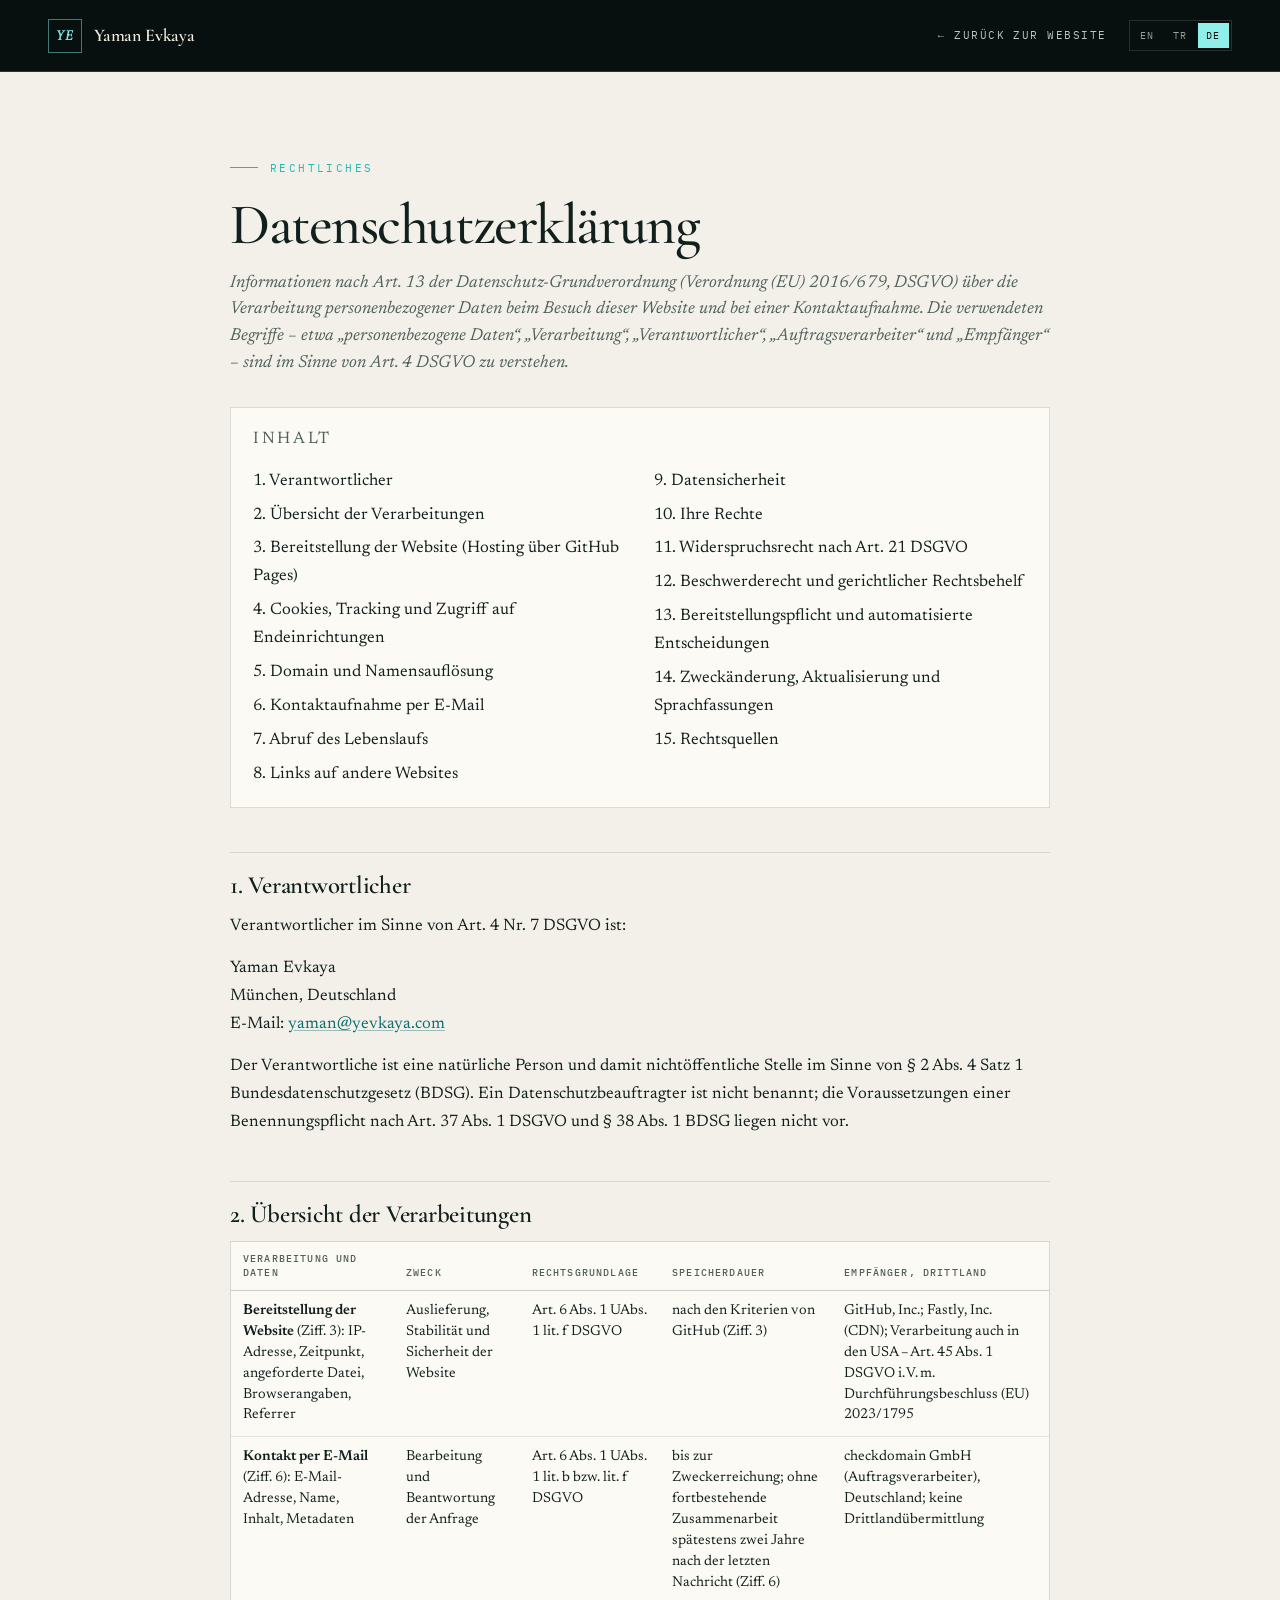
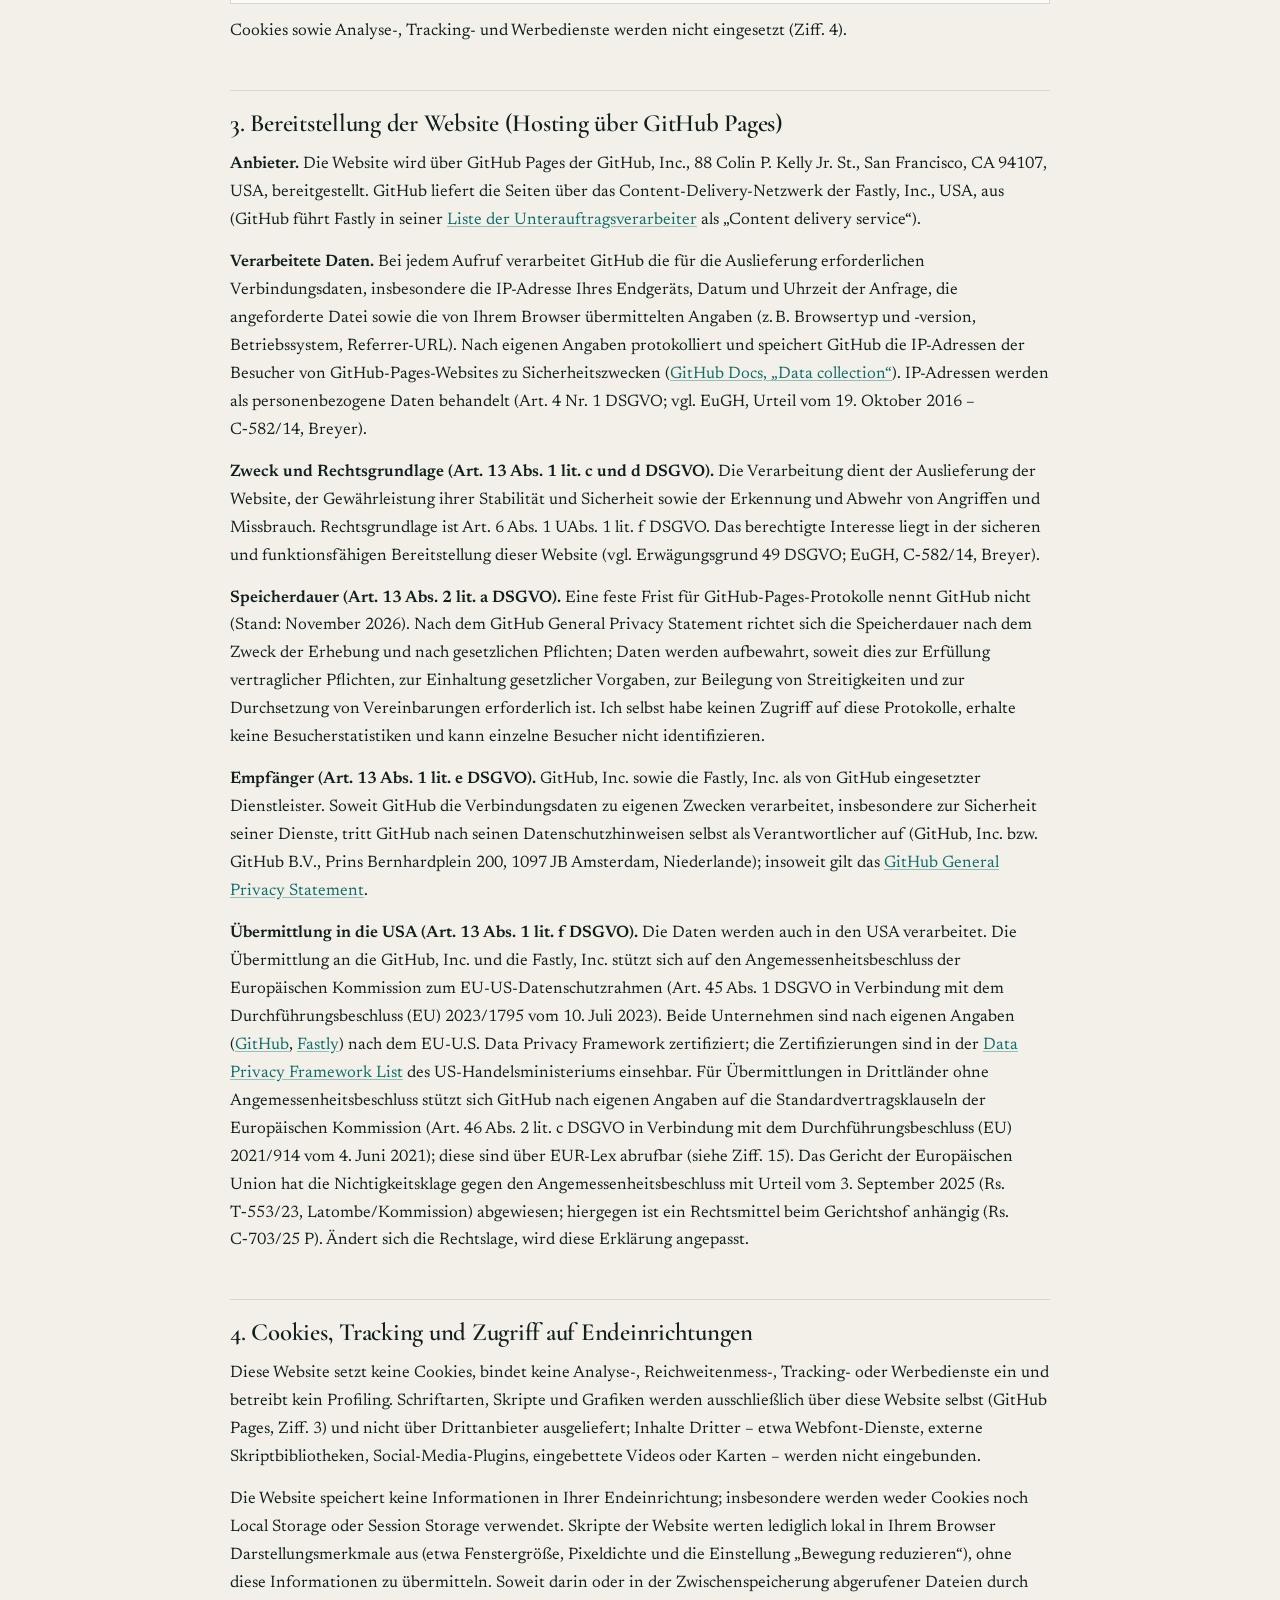
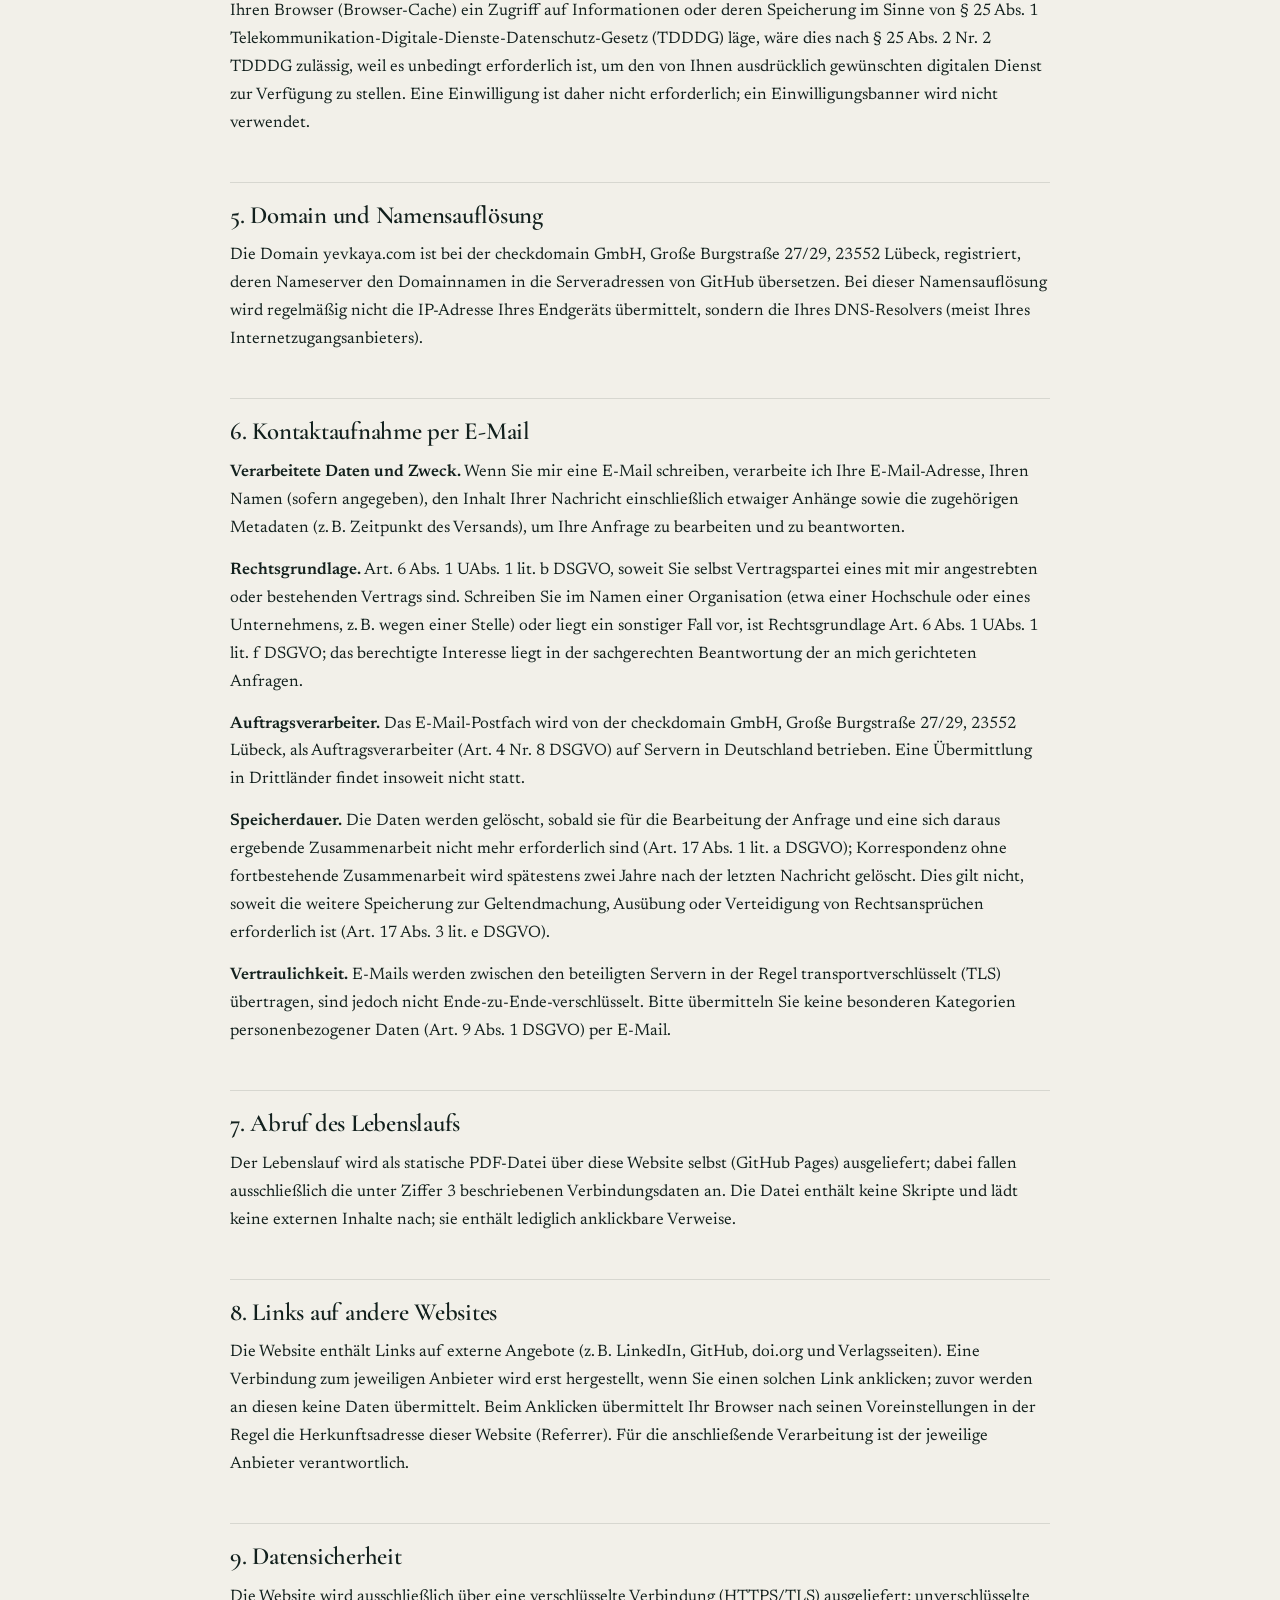
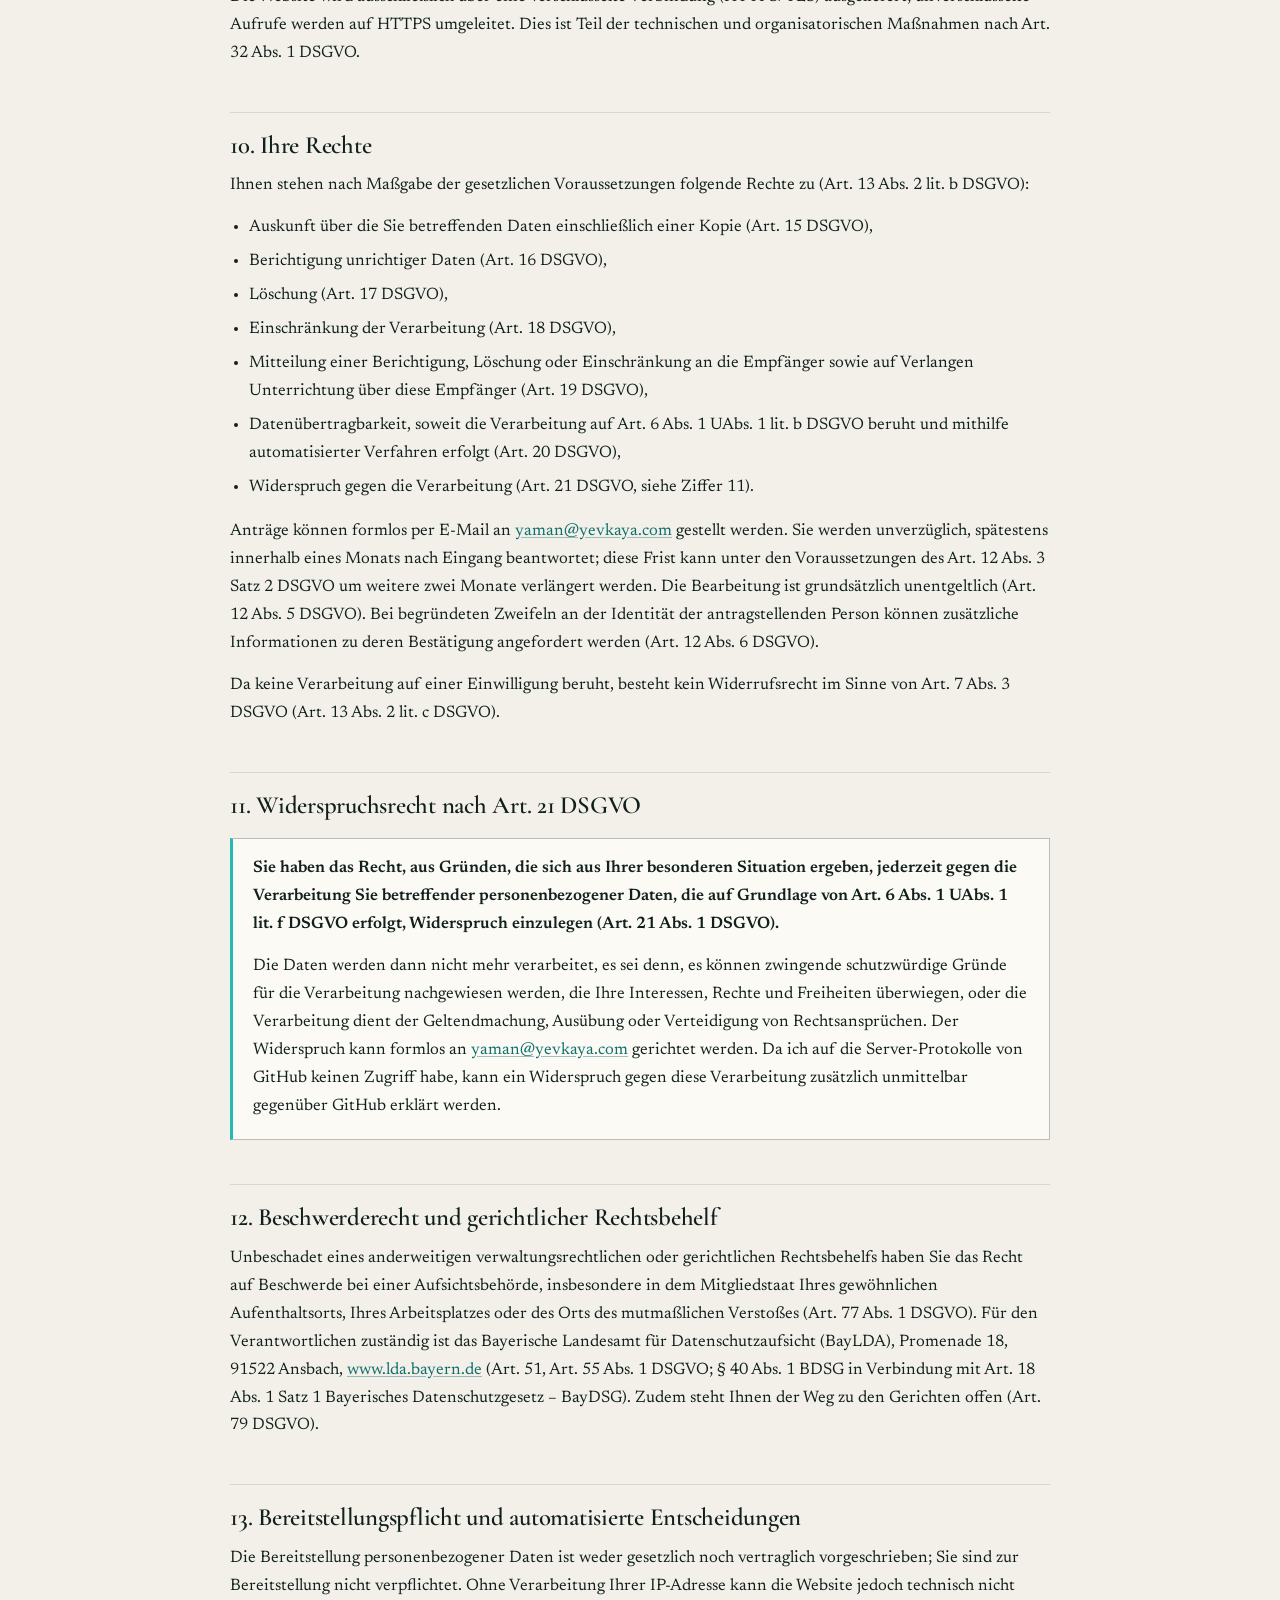
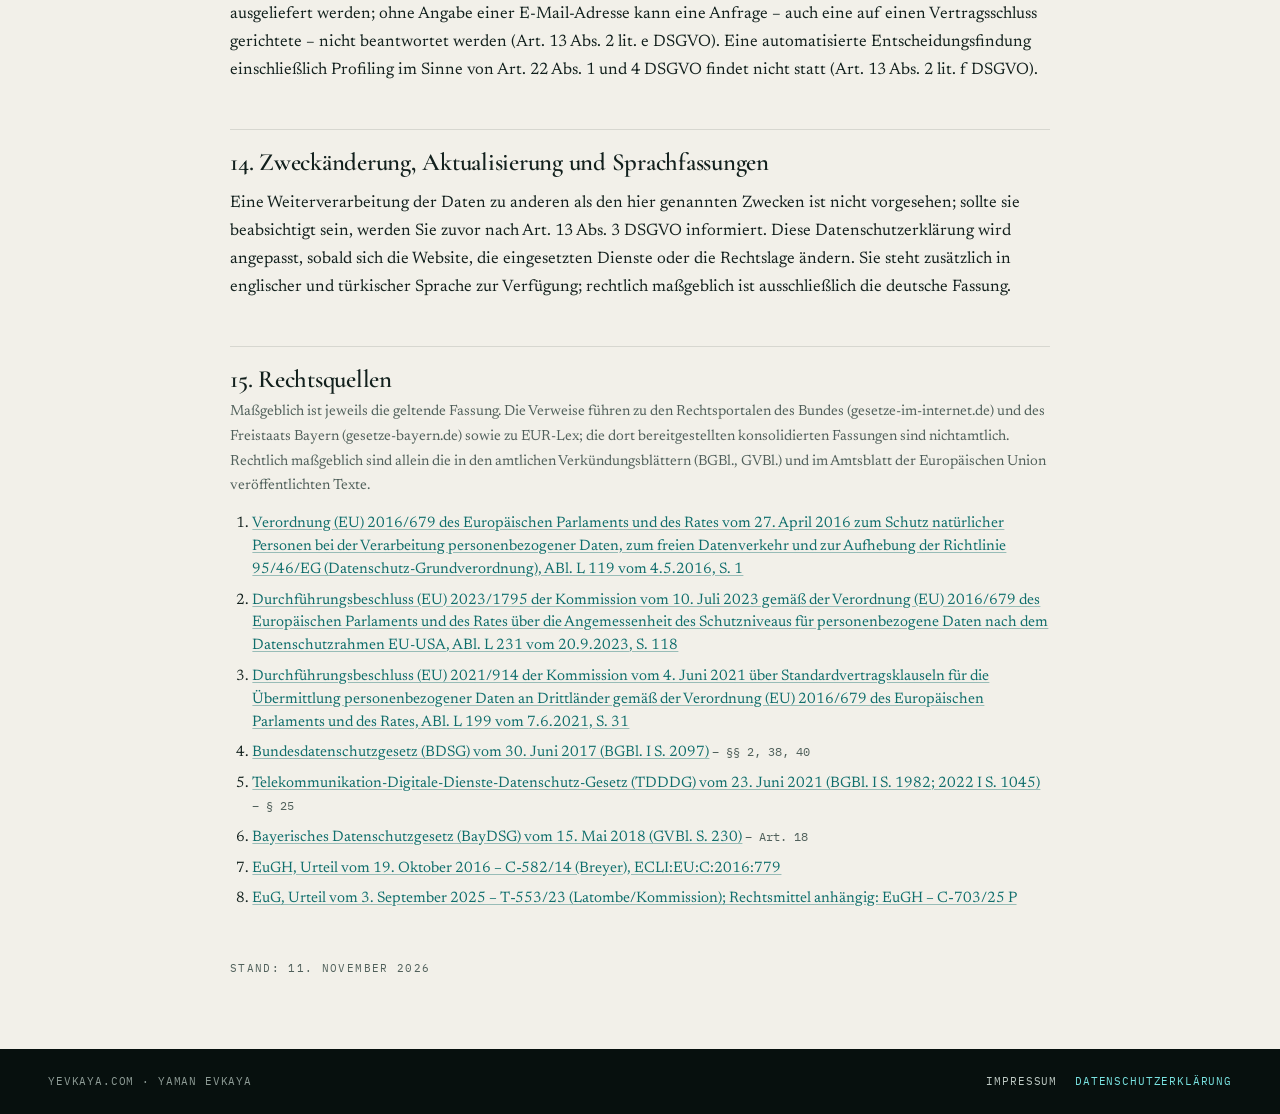
<file: de/datenschutz.html>
<!doctype html>
<html lang="de">
  <head>
    <meta charset="utf-8" />
    <meta name="viewport" content="width=device-width, initial-scale=1" />
    <title>Datenschutzerklärung — Yaman Evkaya</title>
    <meta name="description" content="Datenschutzerklärung · yevkaya.com" />
    <link rel="canonical" href="https://yevkaya.com/de/datenschutz.html" />
    <link rel="alternate" hreflang="en" href="https://yevkaya.com/privacy.html" />
    <link rel="alternate" hreflang="tr" href="https://yevkaya.com/tr/gizlilik.html" />
    <link rel="alternate" hreflang="de" href="https://yevkaya.com/de/datenschutz.html" />
    <link rel="alternate" hreflang="x-default" href="https://yevkaya.com/privacy.html" />
    <meta property="og:locale" content="de_DE" />
    <link rel="icon" href="../assets/images/favicon.svg" type="image/svg+xml" />
    <link rel="icon" href="../assets/images/favicon-32.png" sizes="32x32" />
    <link rel="stylesheet" href="../styles.css?v=20261111-1" />
    <style>
      body.legal { margin: 0; color: var(--ink); background: var(--paper); }
      .lg-header { position: sticky; top: 0; z-index: 5; display: flex; align-items: center; justify-content: space-between; gap: 16px; height: 72px; padding: 0 clamp(16px, 4vw, 48px); color: #eef6f1; background: #07100e; border-bottom: 1px solid var(--line-dark); }
      .lg-header .wordmark { display: inline-flex; align-items: center; gap: 12px; color: inherit; text-decoration: none; }
      .lg-header .wordmark-mark { display: grid; place-items: center; width: 34px; height: 34px; border: 1px solid rgba(121, 227, 225, 0.5); color: var(--mint); font-family: var(--display); font-size: 0.92rem; letter-spacing: 0.04em; }
      .lg-header .wordmark-text { font-family: var(--display); font-size: 1.12rem; letter-spacing: -0.01em; }
      .lg-tools { display: flex; align-items: center; gap: 22px; }
      .lg-back { color: #b9c7c0; font-family: var(--mono); font-size: 0.66rem; letter-spacing: 0.14em; text-transform: uppercase; text-decoration: none; }
      .lg-back:hover, .lg-back:focus-visible { color: var(--mint); }
      .lg-header .lang-switch { margin: 0; }
      .lg-header .lang-switch a { padding: 5px 8px; color: #eef6f1; font-family: var(--mono); font-size: 0.6rem; letter-spacing: 0.16em; text-decoration: none; opacity: 0.62; }
      .lg-header .lang-switch a:hover, .lg-header .lang-switch a:focus-visible { opacity: 1; }
      .lg-header .lang-switch a[aria-current="page"] { color: #04110e; background: var(--flux); opacity: 1; }
      .lg-main { width: min(820px, calc(100vw - 40px)); margin: 0 auto; padding: clamp(40px, 7vw, 88px) 0 72px; }
      .lg-kicker { margin: 0 0 18px; color: var(--mint-strong); font-family: var(--mono); font-size: 0.68rem; letter-spacing: 0.22em; text-transform: uppercase; }
      .lg-kicker::before { display: inline-block; width: 28px; height: 1px; margin: 0 12px 4px 0; content: ""; background: currentColor; vertical-align: middle; }
      .lg-main h1 { margin: 0 0 14px; font-family: var(--display); font-size: clamp(2.4rem, 5.4vw, 3.6rem); font-weight: 500; letter-spacing: -0.025em; line-height: 1.04; }
      .lg-main .lead { margin: 0 0 8px; color: var(--ink-soft); font-family: var(--text); font-size: 1.08rem; font-style: italic; line-height: 1.55; }
      .lg-note { margin: 22px 0 0; padding: 12px 16px; border-left: 2px solid var(--mint-strong); background: rgba(36, 184, 182, 0.07); color: var(--ink-soft); font-family: var(--text); font-size: 0.96rem; line-height: 1.55; }
      .lg-note a { color: #0f6e6c; }
      .lg-toc { margin: 30px 0 6px; padding: 18px 22px; border: 1px solid rgba(18, 32, 29, 0.14); background: var(--paper-bright); }
      .lg-toc p { margin: 0 0 8px; color: var(--ink-soft); font-family: var(--mono); font-size: 0.66rem; letter-spacing: 0.16em; text-transform: uppercase; }
      .lg-toc ol { margin: 0; padding: 0; columns: 2; column-gap: 28px; list-style: none; }
      .lg-toc li { margin: 0 0 5px; font-family: var(--text); font-size: 0.95rem; line-height: 1.4; break-inside: avoid; }
      .lg-body .lg-toc a { color: var(--ink); text-decoration: none; }
      .lg-body .lg-toc a:hover { color: #0f6e6c; text-decoration: underline; }
      .lg-body h2 { margin: 44px 0 12px; padding-top: 18px; border-top: 1px solid rgba(18, 32, 29, 0.12); font-family: var(--display); font-size: 1.55rem; font-weight: 600; letter-spacing: -0.01em; line-height: 1.2; scroll-margin-top: 90px; }
      .lg-body p, .lg-body li { font-family: var(--text); font-size: 1.04rem; line-height: 1.68; }
      .lg-body p { margin: 0 0 14px; }
      .lg-body p.fine { margin-top: -6px; color: var(--ink-soft); font-size: 0.92rem; }
      .lg-body ul { margin: 0 0 16px; padding-left: 1.2em; }
      .lg-body li { margin: 0 0 6px; }
      .lg-body a { color: #0f6e6c; text-decoration: underline; text-decoration-color: rgba(15, 110, 108, 0.4); text-underline-offset: 2px; overflow-wrap: anywhere; }
      .lg-body a:hover { text-decoration-color: currentColor; }
      .lg-body code { font-family: var(--mono); font-size: 0.86em; }
      .lg-body strong { font-weight: 600; }
      .lg-table-wrap { margin: 6px 0 14px; overflow-x: auto; border: 1px solid rgba(18, 32, 29, 0.16); background: var(--paper-bright); }
      .lg-table { width: 100%; min-width: 720px; border-collapse: collapse; font-family: var(--text); font-size: 0.9rem; line-height: 1.45; }
      .lg-table th { padding: 10px 12px; color: var(--ink-soft); font-family: var(--mono); font-size: 0.6rem; font-weight: 500; letter-spacing: 0.12em; text-align: left; text-transform: uppercase; vertical-align: bottom; border-bottom: 1px solid rgba(18, 32, 29, 0.2); }
      .lg-table td { padding: 10px 12px; vertical-align: top; border-bottom: 1px solid rgba(18, 32, 29, 0.1); }
      .lg-table tr:last-child td { border-bottom: 0; }
      .callout { margin: 18px 0 20px; padding: 16px 20px 4px; border: 1px solid rgba(18, 32, 29, 0.28); border-left: 3px solid var(--mint-strong); background: var(--paper-bright); }
      .lg-sources { margin: 0 0 16px; padding-left: 1.4em; }
      .lg-sources li { margin: 0 0 8px; font-size: 0.95rem; line-height: 1.5; }
      .lg-sources .norm { color: var(--ink-soft); font-family: var(--mono); font-size: 0.78rem; white-space: nowrap; }
      .lg-stand { margin: 48px 0 0; color: var(--ink-soft); font-family: var(--mono); font-size: 0.7rem; letter-spacing: 0.12em; text-transform: uppercase; }
      .lg-footer { display: flex; flex-wrap: wrap; justify-content: space-between; gap: 10px 24px; padding: 24px clamp(16px, 4vw, 48px); color: #8f9d97; background: #07100e; font-family: var(--mono); font-size: 0.66rem; letter-spacing: 0.08em; text-transform: uppercase; }
      .lg-footer a { color: #becac4; text-decoration: none; }
      .lg-footer a:hover, .lg-footer a[aria-current] { color: var(--mint); }
      .lg-footer nav { display: flex; gap: 18px; }
      @media (max-width: 560px) { .lg-header .wordmark-text, .lg-back { display: none; } .lg-toc ol { columns: 1; } }
      @media print { .lg-header, .lg-footer, .lg-toc, .skip-link { display: none !important; } body.legal { background: #fff; } .lg-main { width: auto; padding: 0; } .lg-table { min-width: 0; } }
    </style>
  </head>
  <body class="legal">
    <a class="skip-link" href="#main">Zum Inhalt springen</a>
    <header class="lg-header">
      <a class="wordmark" href="../de/" aria-label="Yaman Evkaya">
        <span class="wordmark-mark" aria-hidden="true">YE</span>
        <span class="wordmark-text">Yaman Evkaya</span>
      </a>
      <div class="lg-tools">
        <a class="lg-back" href="../de/">← Zurück zur Website</a>
        <div class="lang-switch" aria-label="Sprache"><a href="../privacy.html" lang="en" hreflang="en">EN</a><a href="../tr/gizlilik.html" lang="tr" hreflang="tr">TR</a><a href="../de/datenschutz.html" lang="de" hreflang="de" aria-current="page">DE</a></div>
      </div>
    </header>
    <main class="lg-main" id="main">
      <p class="lg-kicker">Rechtliches</p>
      <h1>Datenschutzerklärung</h1>
      
      <div class="lg-body">
<p class="lead">Informationen nach Art. 13 der Datenschutz-Grundverordnung (Verordnung (EU) 2016/679, DSGVO) über die Verarbeitung personenbezogener Daten beim Besuch dieser Website und bei einer Kontaktaufnahme. Die verwendeten Begriffe – etwa „personenbezogene Daten“, „Verarbeitung“, „Verantwortlicher“, „Auftragsverarbeiter“ und „Empfänger“ – sind im Sinne von Art. 4 DSGVO zu verstehen.</p>

<nav class="lg-toc" aria-label="Inhalt"><p>Inhalt</p><ol><li><a href="#s1">1. Verantwortlicher</a></li><li><a href="#s2">2. Übersicht der Verarbeitungen</a></li><li><a href="#s3">3. Bereitstellung der Website (Hosting über GitHub Pages)</a></li><li><a href="#s4">4. Cookies, Tracking und Zugriff auf Endeinrichtungen</a></li><li><a href="#s5">5. Domain und Namensauflösung</a></li><li><a href="#s6">6. Kontaktaufnahme per E-Mail</a></li><li><a href="#s7">7. Abruf des Lebenslaufs</a></li><li><a href="#s8">8. Links auf andere Websites</a></li><li><a href="#s9">9. Datensicherheit</a></li><li><a href="#s10">10. Ihre Rechte</a></li><li><a href="#s11">11. Widerspruchsrecht nach Art. 21 DSGVO</a></li><li><a href="#s12">12. Beschwerderecht und gerichtlicher Rechtsbehelf</a></li><li><a href="#s13">13. Bereitstellungspflicht und automatisierte Entscheidungen</a></li><li><a href="#s14">14. Zweckänderung, Aktualisierung und Sprachfassungen</a></li><li><a href="#s15">15. Rechtsquellen</a></li></ol></nav>

<h2 id="s1">1. Verantwortlicher</h2>
<p>Verantwortlicher im Sinne von Art. 4 Nr. 7 DSGVO ist:</p>
<p>Yaman Evkaya<br />München, Deutschland<br />E-Mail: <a href="mailto:yaman&#64;yevkaya.com">yaman&#64;yevkaya.com</a></p>
<p>Der Verantwortliche ist eine natürliche Person und damit nichtöffentliche Stelle im Sinne von § 2 Abs. 4 Satz 1 Bundesdatenschutzgesetz (BDSG). Ein Datenschutzbeauftragter ist nicht benannt; die Voraussetzungen einer Benennungspflicht nach Art. 37 Abs. 1 DSGVO und § 38 Abs. 1 BDSG liegen nicht vor.</p>

<h2 id="s2">2. Übersicht der Verarbeitungen</h2>
<div class="lg-table-wrap"><table class="lg-table">
<thead><tr><th>Verarbeitung und Daten</th><th>Zweck</th><th>Rechtsgrundlage</th><th>Speicherdauer</th><th>Empfänger, Drittland</th></tr></thead>
<tbody>
<tr><td><strong>Bereitstellung der Website</strong> (Ziff. 3): IP-Adresse, Zeitpunkt, angeforderte Datei, Browserangaben, Referrer</td><td>Auslieferung, Stabilität und Sicherheit der Website</td><td>Art. 6 Abs. 1 UAbs. 1 lit. f DSGVO</td><td>nach den Kriterien von GitHub (Ziff. 3)</td><td>GitHub, Inc.; Fastly, Inc. (CDN); Verarbeitung auch in den USA – Art. 45 Abs. 1 DSGVO i.&#8239;V.&#8239;m. Durchführungsbeschluss (EU) 2023/1795</td></tr>
<tr><td><strong>Kontakt per E-Mail</strong> (Ziff. 6): E-Mail-Adresse, Name, Inhalt, Metadaten</td><td>Bearbeitung und Beantwortung der Anfrage</td><td>Art. 6 Abs. 1 UAbs. 1 lit. b bzw. lit. f DSGVO</td><td>bis zur Zweckerreichung; ohne fortbestehende Zusammenarbeit spätestens zwei Jahre nach der letzten Nachricht (Ziff. 6)</td><td>checkdomain GmbH (Auftragsverarbeiter), Deutschland; keine Drittlandübermittlung</td></tr>
</tbody></table></div>
<p>Cookies sowie Analyse-, Tracking- und Werbedienste werden nicht eingesetzt (Ziff. 4).</p>

<h2 id="s3">3. Bereitstellung der Website (Hosting über GitHub Pages)</h2>
<p><strong>Anbieter.</strong> Die Website wird über GitHub Pages der GitHub, Inc., 88 Colin P. Kelly Jr. St., San Francisco, CA 94107, USA, bereitgestellt. GitHub liefert die Seiten über das Content-Delivery-Netzwerk der Fastly, Inc., USA, aus (GitHub führt Fastly in seiner <a href="https://docs.github.com/en/site-policy/privacy-policies/github-subprocessors" rel="noopener">Liste der Unterauftragsverarbeiter</a> als „Content delivery service“).</p>
<p><strong>Verarbeitete Daten.</strong> Bei jedem Aufruf verarbeitet GitHub die für die Auslieferung erforderlichen Verbindungsdaten, insbesondere die IP-Adresse Ihres Endgeräts, Datum und Uhrzeit der Anfrage, die angeforderte Datei sowie die von Ihrem Browser übermittelten Angaben (z.&#8239;B. Browsertyp und -version, Betriebssystem, Referrer-URL). Nach eigenen Angaben protokolliert und speichert GitHub die IP-Adressen der Besucher von GitHub-Pages-Websites zu Sicherheitszwecken (<a href="https://docs.github.com/en/pages/getting-started-with-github-pages/what-is-github-pages#data-collection" rel="noopener">GitHub Docs, „Data collection“</a>). IP-Adressen werden als personenbezogene Daten behandelt (Art. 4 Nr. 1 DSGVO; vgl. EuGH, Urteil vom 19. Oktober 2016 – C‑582/14, Breyer).</p>
<p><strong>Zweck und Rechtsgrundlage (Art. 13 Abs. 1 lit. c und d DSGVO).</strong> Die Verarbeitung dient der Auslieferung der Website, der Gewährleistung ihrer Stabilität und Sicherheit sowie der Erkennung und Abwehr von Angriffen und Missbrauch. Rechtsgrundlage ist Art. 6 Abs. 1 UAbs. 1 lit. f DSGVO. Das berechtigte Interesse liegt in der sicheren und funktionsfähigen Bereitstellung dieser Website (vgl. Erwägungsgrund 49 DSGVO; EuGH, C‑582/14, Breyer).</p>
<p><strong>Speicherdauer (Art. 13 Abs. 2 lit. a DSGVO).</strong> Eine feste Frist für GitHub-Pages-Protokolle nennt GitHub nicht (Stand: November 2026). Nach dem GitHub General Privacy Statement richtet sich die Speicherdauer nach dem Zweck der Erhebung und nach gesetzlichen Pflichten; Daten werden aufbewahrt, soweit dies zur Erfüllung vertraglicher Pflichten, zur Einhaltung gesetzlicher Vorgaben, zur Beilegung von Streitigkeiten und zur Durchsetzung von Vereinbarungen erforderlich ist. Ich selbst habe keinen Zugriff auf diese Protokolle, erhalte keine Besucherstatistiken und kann einzelne Besucher nicht identifizieren.</p>
<p><strong>Empfänger (Art. 13 Abs. 1 lit. e DSGVO).</strong> GitHub, Inc. sowie die Fastly, Inc. als von GitHub eingesetzter Dienstleister. Soweit GitHub die Verbindungsdaten zu eigenen Zwecken verarbeitet, insbesondere zur Sicherheit seiner Dienste, tritt GitHub nach seinen Datenschutzhinweisen selbst als Verantwortlicher auf (GitHub, Inc. bzw. GitHub B.V., Prins Bernhardplein 200, 1097 JB Amsterdam, Niederlande); insoweit gilt das <a href="https://docs.github.com/en/site-policy/privacy-policies/github-general-privacy-statement" rel="noopener">GitHub General Privacy Statement</a>.</p>
<p><strong>Übermittlung in die USA (Art. 13 Abs. 1 lit. f DSGVO).</strong> Die Daten werden auch in den USA verarbeitet. Die Übermittlung an die GitHub, Inc. und die Fastly, Inc. stützt sich auf den Angemessenheitsbeschluss der Europäischen Kommission zum EU-US-Datenschutzrahmen (Art. 45 Abs. 1 DSGVO in Verbindung mit dem Durchführungsbeschluss (EU) 2023/1795 vom 10. Juli 2023). Beide Unternehmen sind nach eigenen Angaben (<a href="https://docs.github.com/en/site-policy/privacy-policies/github-general-privacy-statement" rel="noopener">GitHub</a>, <a href="https://www.fastly.com/data-privacy-framework" rel="noopener">Fastly</a>) nach dem EU-U.S. Data Privacy Framework zertifiziert; die Zertifizierungen sind in der <a href="https://www.dataprivacyframework.gov/list" rel="noopener">Data Privacy Framework List</a> des US-Handelsministeriums einsehbar. Für Übermittlungen in Drittländer ohne Angemessenheitsbeschluss stützt sich GitHub nach eigenen Angaben auf die Standardvertragsklauseln der Europäischen Kommission (Art. 46 Abs. 2 lit. c DSGVO in Verbindung mit dem Durchführungsbeschluss (EU) 2021/914 vom 4. Juni 2021); diese sind über EUR-Lex abrufbar (siehe Ziff. 15). Das Gericht der Europäischen Union hat die Nichtigkeitsklage gegen den Angemessenheitsbeschluss mit Urteil vom 3. September 2025 (Rs. T‑553/23, Latombe/Kommission) abgewiesen; hiergegen ist ein Rechtsmittel beim Gerichtshof anhängig (Rs. C‑703/25 P). Ändert sich die Rechtslage, wird diese Erklärung angepasst.</p>

<h2 id="s4">4. Cookies, Tracking und Zugriff auf Endeinrichtungen</h2>
<p>Diese Website setzt keine Cookies, bindet keine Analyse-, Reichweitenmess-, Tracking- oder Werbedienste ein und betreibt kein Profiling. Schriftarten, Skripte und Grafiken werden ausschließlich über diese Website selbst (GitHub Pages, Ziff. 3) und nicht über Drittanbieter ausgeliefert; Inhalte Dritter – etwa Webfont-Dienste, externe Skriptbibliotheken, Social-Media-Plugins, eingebettete Videos oder Karten – werden nicht eingebunden.</p>
<p>Die Website speichert keine Informationen in Ihrer Endeinrichtung; insbesondere werden weder Cookies noch Local Storage oder Session Storage verwendet. Skripte der Website werten lediglich lokal in Ihrem Browser Darstellungsmerkmale aus (etwa Fenstergröße, Pixeldichte und die Einstellung „Bewegung reduzieren“), ohne diese Informationen zu übermitteln. Soweit darin oder in der Zwischenspeicherung abgerufener Dateien durch Ihren Browser (Browser-Cache) ein Zugriff auf Informationen oder deren Speicherung im Sinne von § 25 Abs. 1 Telekommunikation-Digitale-Dienste-Datenschutz-Gesetz (TDDDG) läge, wäre dies nach § 25 Abs. 2 Nr. 2 TDDDG zulässig, weil es unbedingt erforderlich ist, um den von Ihnen ausdrücklich gewünschten digitalen Dienst zur Verfügung zu stellen. Eine Einwilligung ist daher nicht erforderlich; ein Einwilligungsbanner wird nicht verwendet.</p>

<h2 id="s5">5. Domain und Namensauflösung</h2>
<p>Die Domain yevkaya.com ist bei der checkdomain GmbH, Große Burgstraße 27/29, 23552 Lübeck, registriert, deren Nameserver den Domainnamen in die Serveradressen von GitHub übersetzen. Bei dieser Namensauflösung wird regelmäßig nicht die IP-Adresse Ihres Endgeräts übermittelt, sondern die Ihres DNS-Resolvers (meist Ihres Internetzugangsanbieters).</p>

<h2 id="s6">6. Kontaktaufnahme per E-Mail</h2>
<p><strong>Verarbeitete Daten und Zweck.</strong> Wenn Sie mir eine E-Mail schreiben, verarbeite ich Ihre E-Mail-Adresse, Ihren Namen (sofern angegeben), den Inhalt Ihrer Nachricht einschließlich etwaiger Anhänge sowie die zugehörigen Metadaten (z.&#8239;B. Zeitpunkt des Versands), um Ihre Anfrage zu bearbeiten und zu beantworten.</p>
<p><strong>Rechtsgrundlage.</strong> Art. 6 Abs. 1 UAbs. 1 lit. b DSGVO, soweit Sie selbst Vertragspartei eines mit mir angestrebten oder bestehenden Vertrags sind. Schreiben Sie im Namen einer Organisation (etwa einer Hochschule oder eines Unternehmens, z.&#8239;B. wegen einer Stelle) oder liegt ein sonstiger Fall vor, ist Rechtsgrundlage Art. 6 Abs. 1 UAbs. 1 lit. f DSGVO; das berechtigte Interesse liegt in der sachgerechten Beantwortung der an mich gerichteten Anfragen.</p>
<p><strong>Auftragsverarbeiter.</strong> Das E-Mail-Postfach wird von der checkdomain GmbH, Große Burgstraße 27/29, 23552 Lübeck, als Auftragsverarbeiter (Art. 4 Nr. 8 DSGVO) auf Servern in Deutschland betrieben. Eine Übermittlung in Drittländer findet insoweit nicht statt.</p>
<p><strong>Speicherdauer.</strong> Die Daten werden gelöscht, sobald sie für die Bearbeitung der Anfrage und eine sich daraus ergebende Zusammenarbeit nicht mehr erforderlich sind (Art. 17 Abs. 1 lit. a DSGVO); Korrespondenz ohne fortbestehende Zusammenarbeit wird spätestens zwei Jahre nach der letzten Nachricht gelöscht. Dies gilt nicht, soweit die weitere Speicherung zur Geltendmachung, Ausübung oder Verteidigung von Rechtsansprüchen erforderlich ist (Art. 17 Abs. 3 lit. e DSGVO).</p>
<p><strong>Vertraulichkeit.</strong> E-Mails werden zwischen den beteiligten Servern in der Regel transportverschlüsselt (TLS) übertragen, sind jedoch nicht Ende-zu-Ende-verschlüsselt. Bitte übermitteln Sie keine besonderen Kategorien personenbezogener Daten (Art. 9 Abs. 1 DSGVO) per E-Mail.</p>

<h2 id="s7">7. Abruf des Lebenslaufs</h2>
<p>Der Lebenslauf wird als statische PDF-Datei über diese Website selbst (GitHub Pages) ausgeliefert; dabei fallen ausschließlich die unter Ziffer 3 beschriebenen Verbindungsdaten an. Die Datei enthält keine Skripte und lädt keine externen Inhalte nach; sie enthält lediglich anklickbare Verweise.</p>

<h2 id="s8">8. Links auf andere Websites</h2>
<p>Die Website enthält Links auf externe Angebote (z.&#8239;B. LinkedIn, GitHub, doi.org und Verlagsseiten). Eine Verbindung zum jeweiligen Anbieter wird erst hergestellt, wenn Sie einen solchen Link anklicken; zuvor werden an diesen keine Daten übermittelt. Beim Anklicken übermittelt Ihr Browser nach seinen Voreinstellungen in der Regel die Herkunftsadresse dieser Website (Referrer). Für die anschließende Verarbeitung ist der jeweilige Anbieter verantwortlich.</p>

<h2 id="s9">9. Datensicherheit</h2>
<p>Die Website wird ausschließlich über eine verschlüsselte Verbindung (HTTPS/TLS) ausgeliefert; unverschlüsselte Aufrufe werden auf HTTPS umgeleitet. Dies ist Teil der technischen und organisatorischen Maßnahmen nach Art. 32 Abs. 1 DSGVO.</p>

<h2 id="s10">10. Ihre Rechte</h2>
<p>Ihnen stehen nach Maßgabe der gesetzlichen Voraussetzungen folgende Rechte zu (Art. 13 Abs. 2 lit. b DSGVO):</p>
<ul>
<li>Auskunft über die Sie betreffenden Daten einschließlich einer Kopie (Art. 15 DSGVO),</li>
<li>Berichtigung unrichtiger Daten (Art. 16 DSGVO),</li>
<li>Löschung (Art. 17 DSGVO),</li>
<li>Einschränkung der Verarbeitung (Art. 18 DSGVO),</li>
<li>Mitteilung einer Berichtigung, Löschung oder Einschränkung an die Empfänger sowie auf Verlangen Unterrichtung über diese Empfänger (Art. 19 DSGVO),</li>
<li>Datenübertragbarkeit, soweit die Verarbeitung auf Art. 6 Abs. 1 UAbs. 1 lit. b DSGVO beruht und mithilfe automatisierter Verfahren erfolgt (Art. 20 DSGVO),</li>
<li>Widerspruch gegen die Verarbeitung (Art. 21 DSGVO, siehe Ziffer 11).</li>
</ul>
<p>Anträge können formlos per E-Mail an <a href="mailto:yaman&#64;yevkaya.com">yaman&#64;yevkaya.com</a> gestellt werden. Sie werden unverzüglich, spätestens innerhalb eines Monats nach Eingang beantwortet; diese Frist kann unter den Voraussetzungen des Art. 12 Abs. 3 Satz 2 DSGVO um weitere zwei Monate verlängert werden. Die Bearbeitung ist grundsätzlich unentgeltlich (Art. 12 Abs. 5 DSGVO). Bei begründeten Zweifeln an der Identität der antragstellenden Person können zusätzliche Informationen zu deren Bestätigung angefordert werden (Art. 12 Abs. 6 DSGVO).</p>
<p>Da keine Verarbeitung auf einer Einwilligung beruht, besteht kein Widerrufsrecht im Sinne von Art. 7 Abs. 3 DSGVO (Art. 13 Abs. 2 lit. c DSGVO).</p>

<h2 id="s11">11. Widerspruchsrecht nach Art. 21 DSGVO</h2>
<div class="callout">
<p><strong>Sie haben das Recht, aus Gründen, die sich aus Ihrer besonderen Situation ergeben, jederzeit gegen die Verarbeitung Sie betreffender personenbezogener Daten, die auf Grundlage von Art. 6 Abs. 1 UAbs. 1 lit. f DSGVO erfolgt, Widerspruch einzulegen (Art. 21 Abs. 1 DSGVO).</strong></p>
<p>Die Daten werden dann nicht mehr verarbeitet, es sei denn, es können zwingende schutzwürdige Gründe für die Verarbeitung nachgewiesen werden, die Ihre Interessen, Rechte und Freiheiten überwiegen, oder die Verarbeitung dient der Geltendmachung, Ausübung oder Verteidigung von Rechtsansprüchen. Der Widerspruch kann formlos an <a href="mailto:yaman&#64;yevkaya.com">yaman&#64;yevkaya.com</a> gerichtet werden. Da ich auf die Server-Protokolle von GitHub keinen Zugriff habe, kann ein Widerspruch gegen diese Verarbeitung zusätzlich unmittelbar gegenüber GitHub erklärt werden.</p>
</div>

<h2 id="s12">12. Beschwerderecht und gerichtlicher Rechtsbehelf</h2>
<p>Unbeschadet eines anderweitigen verwaltungsrechtlichen oder gerichtlichen Rechtsbehelfs haben Sie das Recht auf Beschwerde bei einer Aufsichtsbehörde, insbesondere in dem Mitgliedstaat Ihres gewöhnlichen Aufenthaltsorts, Ihres Arbeitsplatzes oder des Orts des mutmaßlichen Verstoßes (Art. 77 Abs. 1 DSGVO). Für den Verantwortlichen zuständig ist das Bayerische Landesamt für Datenschutzaufsicht (BayLDA), Promenade 18, 91522 Ansbach, <a href="https://www.lda.bayern.de" rel="noopener">www.lda.bayern.de</a> (Art. 51, Art. 55 Abs. 1 DSGVO; § 40 Abs. 1 BDSG in Verbindung mit Art. 18 Abs. 1 Satz 1 Bayerisches Datenschutzgesetz – BayDSG). Zudem steht Ihnen der Weg zu den Gerichten offen (Art. 79 DSGVO).</p>

<h2 id="s13">13. Bereitstellungspflicht und automatisierte Entscheidungen</h2>
<p>Die Bereitstellung personenbezogener Daten ist weder gesetzlich noch vertraglich vorgeschrieben; Sie sind zur Bereitstellung nicht verpflichtet. Ohne Verarbeitung Ihrer IP-Adresse kann die Website jedoch technisch nicht ausgeliefert werden; ohne Angabe einer E-Mail-Adresse kann eine Anfrage – auch eine auf einen Vertragsschluss gerichtete – nicht beantwortet werden (Art. 13 Abs. 2 lit. e DSGVO). Eine automatisierte Entscheidungsfindung einschließlich Profiling im Sinne von Art. 22 Abs. 1 und 4 DSGVO findet nicht statt (Art. 13 Abs. 2 lit. f DSGVO).</p>

<h2 id="s14">14. Zweckänderung, Aktualisierung und Sprachfassungen</h2>
<p>Eine Weiterverarbeitung der Daten zu anderen als den hier genannten Zwecken ist nicht vorgesehen; sollte sie beabsichtigt sein, werden Sie zuvor nach Art. 13 Abs. 3 DSGVO informiert. Diese Datenschutzerklärung wird angepasst, sobald sich die Website, die eingesetzten Dienste oder die Rechtslage ändern. Sie steht zusätzlich in englischer und türkischer Sprache zur Verfügung; rechtlich maßgeblich ist ausschließlich die deutsche Fassung.</p>
<h2 id="s15">15. Rechtsquellen</h2>
<p class="fine">Maßgeblich ist jeweils die geltende Fassung. Die Verweise führen zu den Rechtsportalen des Bundes (gesetze-im-internet.de) und des Freistaats Bayern (gesetze-bayern.de) sowie zu EUR-Lex; die dort bereitgestellten konsolidierten Fassungen sind nichtamtlich. Rechtlich maßgeblich sind allein die in den amtlichen Verkündungsblättern (BGBl., GVBl.) und im Amtsblatt der Europäischen Union veröffentlichten Texte.</p>
<ol class="lg-sources">
<li><a href="https://eur-lex.europa.eu/legal-content/DE/TXT/?uri=CELEX:32016R0679" rel="noopener">Verordnung (EU) 2016/679 des Europäischen Parlaments und des Rates vom 27. April 2016 zum Schutz natürlicher Personen bei der Verarbeitung personenbezogener Daten, zum freien Datenverkehr und zur Aufhebung der Richtlinie 95/46/EG (Datenschutz-Grundverordnung), ABl. L 119 vom 4.5.2016, S. 1</a></li>
<li><a href="https://eur-lex.europa.eu/legal-content/DE/TXT/?uri=CELEX:32023D1795" rel="noopener">Durchführungsbeschluss (EU) 2023/1795 der Kommission vom 10. Juli 2023 gemäß der Verordnung (EU) 2016/679 des Europäischen Parlaments und des Rates über die Angemessenheit des Schutzniveaus für personenbezogene Daten nach dem Datenschutzrahmen EU-USA, ABl. L 231 vom 20.9.2023, S. 118</a></li>
<li><a href="https://eur-lex.europa.eu/legal-content/DE/TXT/?uri=CELEX:32021D0914" rel="noopener">Durchführungsbeschluss (EU) 2021/914 der Kommission vom 4. Juni 2021 über Standardvertragsklauseln für die Übermittlung personenbezogener Daten an Drittländer gemäß der Verordnung (EU) 2016/679 des Europäischen Parlaments und des Rates, ABl. L 199 vom 7.6.2021, S. 31</a></li>
<li><a href="https://www.gesetze-im-internet.de/bdsg_2018/BJNR209710017.html" rel="noopener">Bundesdatenschutzgesetz (BDSG) vom 30. Juni 2017 (BGBl. I S. 2097)</a> <span class="norm">– §§ 2, 38, 40</span></li>
<li><a href="https://www.gesetze-im-internet.de/ttdsg/__25.html" rel="noopener">Telekommunikation-Digitale-Dienste-Datenschutz-Gesetz (TDDDG) vom 23. Juni 2021 (BGBl. I S. 1982; 2022 I S. 1045)</a> <span class="norm">– § 25</span></li>
<li><a href="https://www.gesetze-bayern.de/Content/Document/BayDSG-18" rel="noopener">Bayerisches Datenschutzgesetz (BayDSG) vom 15. Mai 2018 (GVBl. S. 230)</a> <span class="norm">– Art. 18</span></li>
<li><a href="https://eur-lex.europa.eu/legal-content/DE/TXT/?uri=CELEX:62014CJ0582" rel="noopener">EuGH, Urteil vom 19. Oktober 2016 – C‑582/14 (Breyer), ECLI:EU:C:2016:779</a></li>
<li><a href="https://eur-lex.europa.eu/legal-content/DE/TXT/?uri=CELEX:62023TJ0553" rel="noopener">EuG, Urteil vom 3. September 2025 – T‑553/23 (Latombe/Kommission); Rechtsmittel anhängig: EuGH – C‑703/25 P</a></li>
</ol></div>
      <p class="lg-stand">Stand: 11. November 2026</p>
    </main>
    <footer class="lg-footer">
      <span>yevkaya.com · Yaman Evkaya</span>
      <nav aria-label="Rechtliches"><a href="../de/impressum.html">Impressum</a><a href="../de/datenschutz.html" aria-current="page">Datenschutzerklärung</a></nav>
    </footer>
  </body>
</html>
</file>
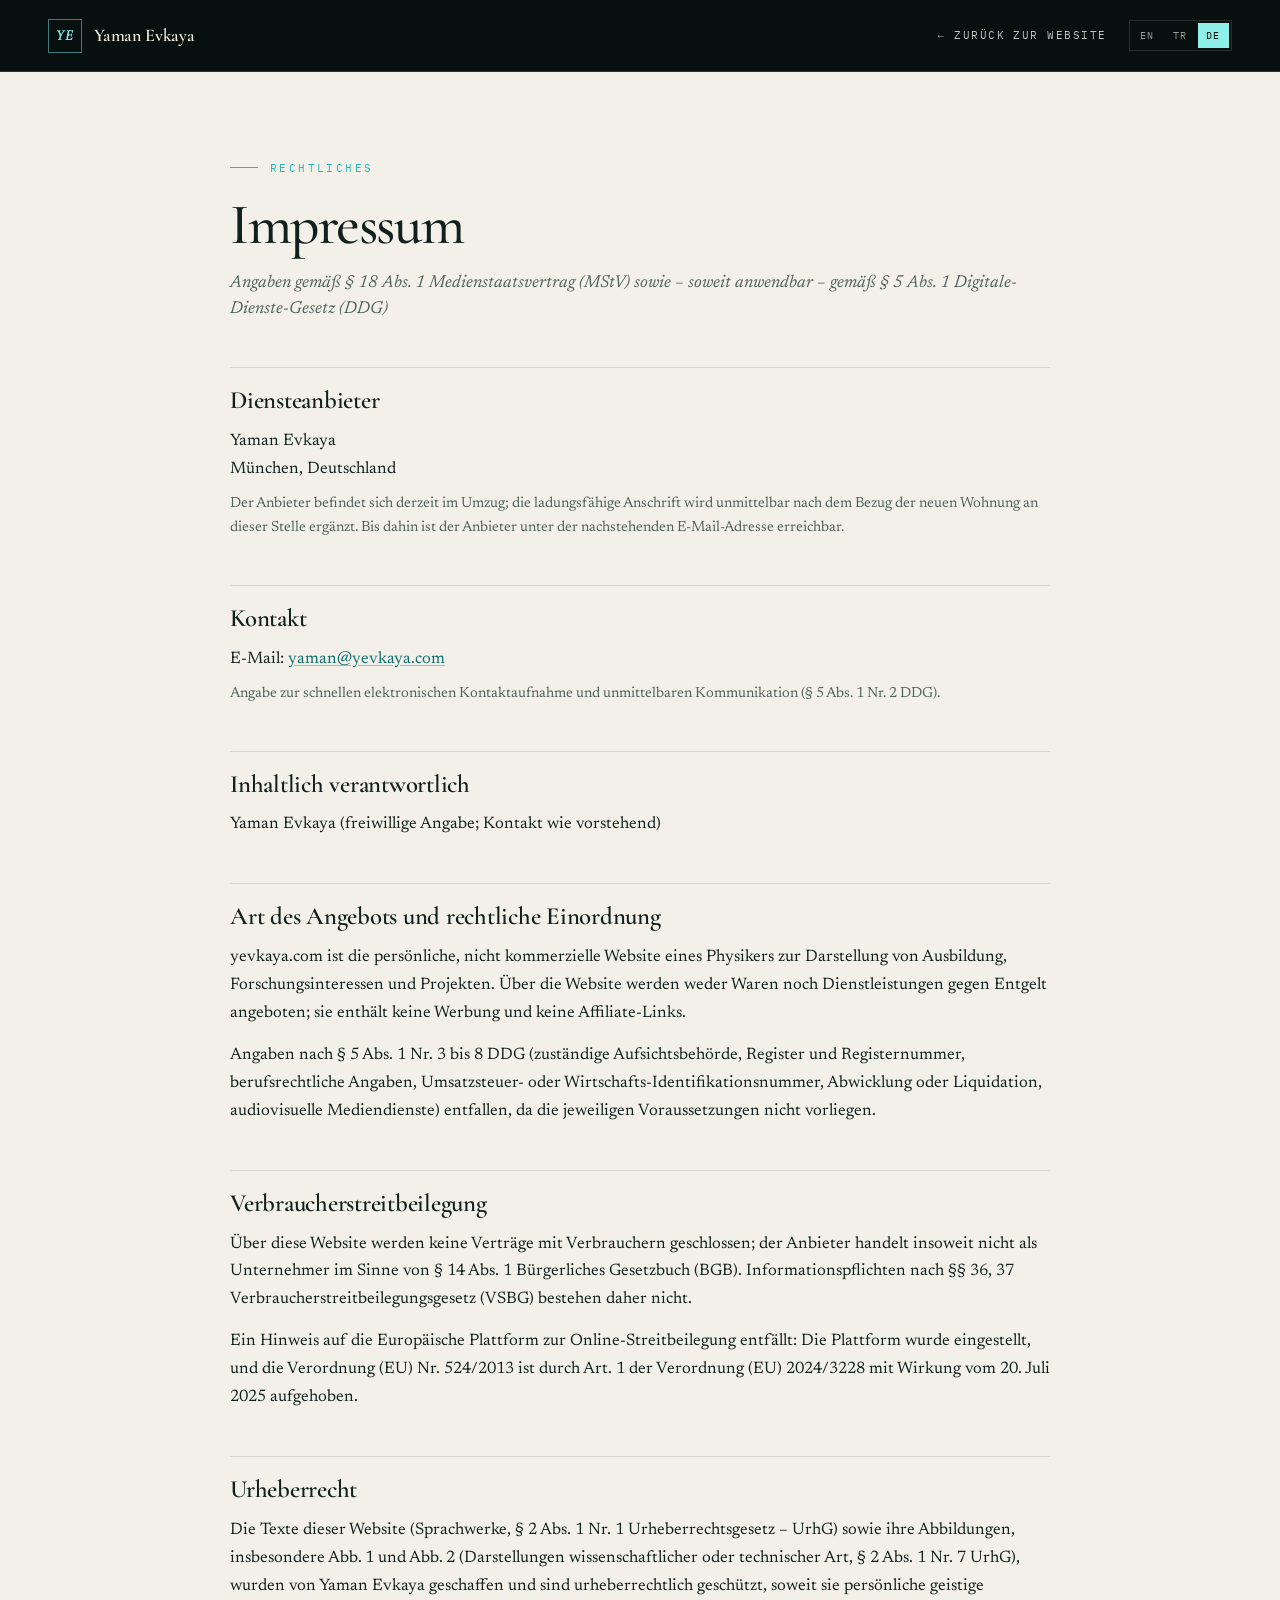
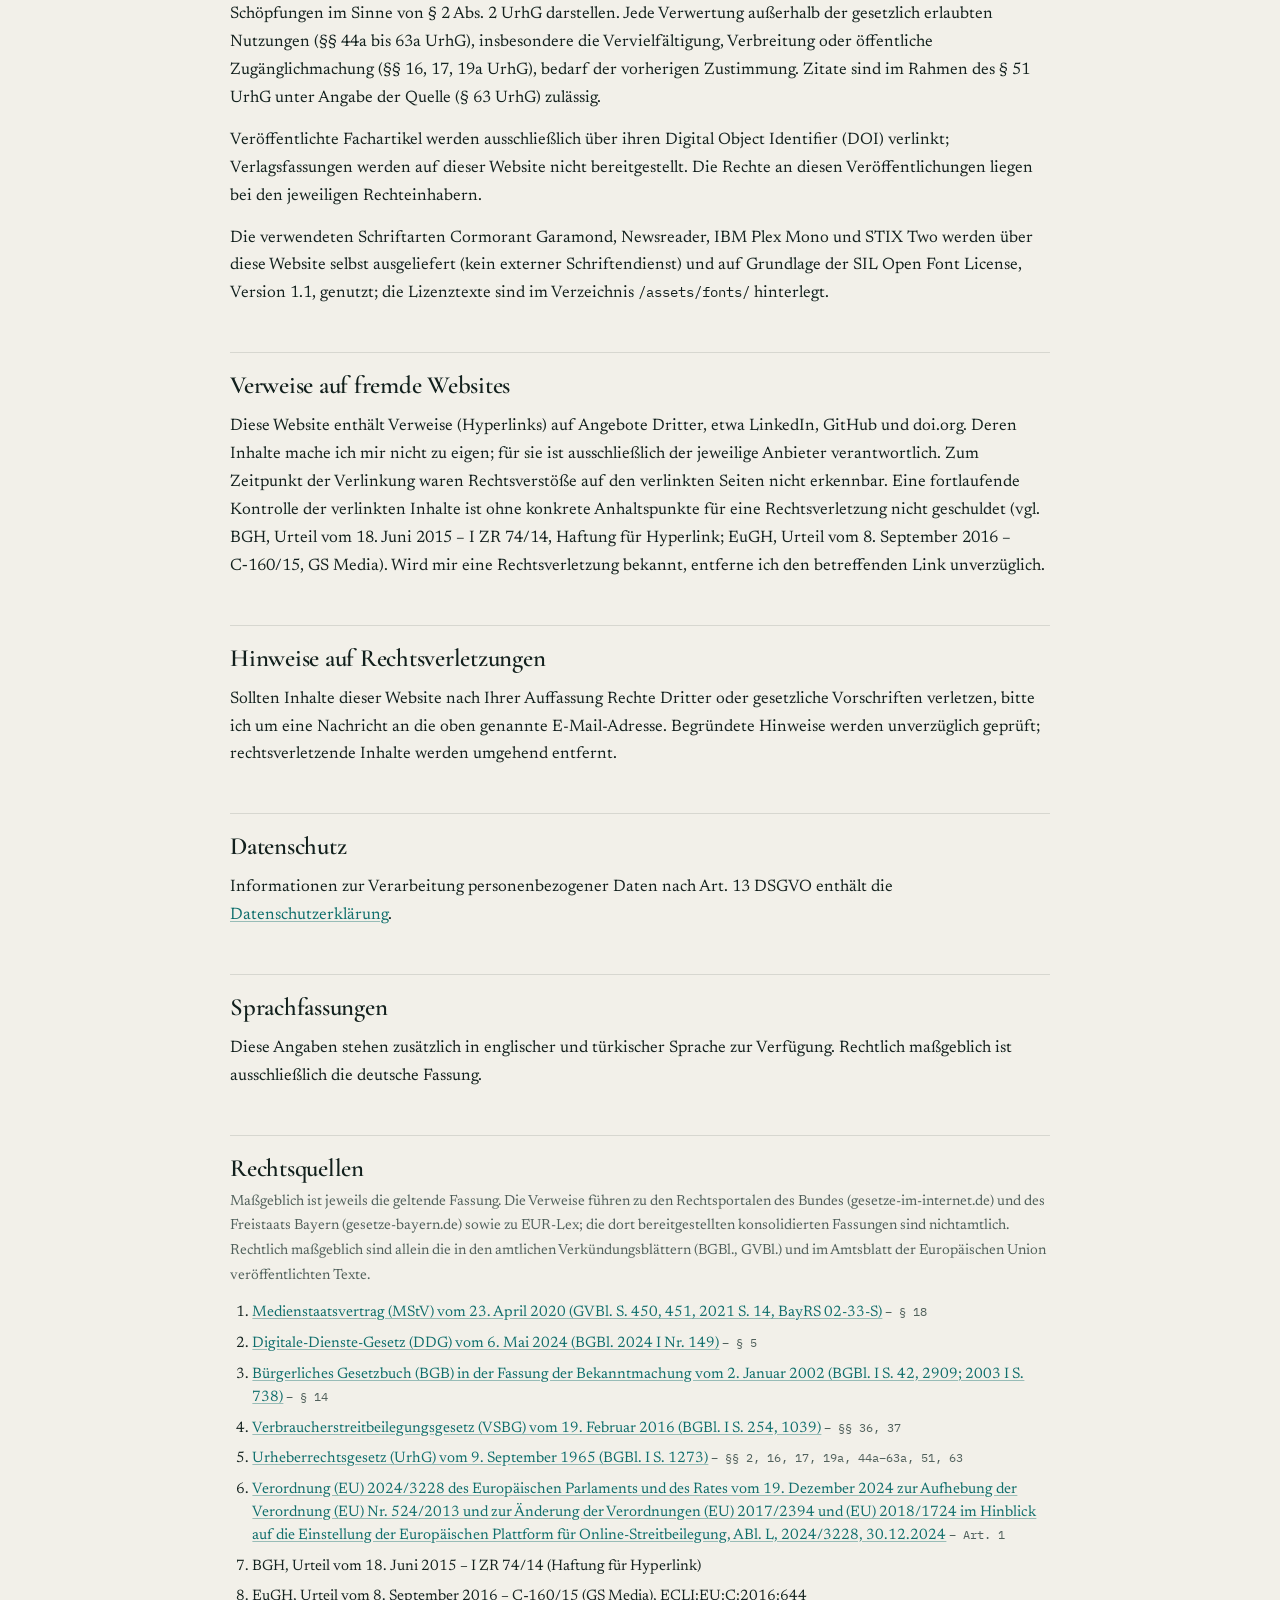
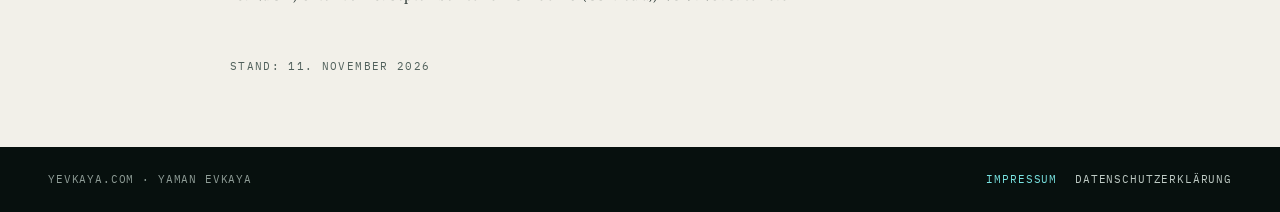
<file: de/impressum.html>
<!doctype html>
<html lang="de">
  <head>
    <meta charset="utf-8" />
    <meta name="viewport" content="width=device-width, initial-scale=1" />
    <title>Impressum — Yaman Evkaya</title>
    <meta name="description" content="Impressum · yevkaya.com" />
    <link rel="canonical" href="https://yevkaya.com/de/impressum.html" />
    <link rel="alternate" hreflang="en" href="https://yevkaya.com/legal-notice.html" />
    <link rel="alternate" hreflang="tr" href="https://yevkaya.com/tr/kunye.html" />
    <link rel="alternate" hreflang="de" href="https://yevkaya.com/de/impressum.html" />
    <link rel="alternate" hreflang="x-default" href="https://yevkaya.com/legal-notice.html" />
    <meta property="og:locale" content="de_DE" />
    <link rel="icon" href="../assets/images/favicon.svg" type="image/svg+xml" />
    <link rel="icon" href="../assets/images/favicon-32.png" sizes="32x32" />
    <link rel="stylesheet" href="../styles.css?v=20261111-1" />
    <style>
      body.legal { margin: 0; color: var(--ink); background: var(--paper); }
      .lg-header { position: sticky; top: 0; z-index: 5; display: flex; align-items: center; justify-content: space-between; gap: 16px; height: 72px; padding: 0 clamp(16px, 4vw, 48px); color: #eef6f1; background: #07100e; border-bottom: 1px solid var(--line-dark); }
      .lg-header .wordmark { display: inline-flex; align-items: center; gap: 12px; color: inherit; text-decoration: none; }
      .lg-header .wordmark-mark { display: grid; place-items: center; width: 34px; height: 34px; border: 1px solid rgba(121, 227, 225, 0.5); color: var(--mint); font-family: var(--display); font-size: 0.92rem; letter-spacing: 0.04em; }
      .lg-header .wordmark-text { font-family: var(--display); font-size: 1.12rem; letter-spacing: -0.01em; }
      .lg-tools { display: flex; align-items: center; gap: 22px; }
      .lg-back { color: #b9c7c0; font-family: var(--mono); font-size: 0.66rem; letter-spacing: 0.14em; text-transform: uppercase; text-decoration: none; }
      .lg-back:hover, .lg-back:focus-visible { color: var(--mint); }
      .lg-header .lang-switch { margin: 0; }
      .lg-header .lang-switch a { padding: 5px 8px; color: #eef6f1; font-family: var(--mono); font-size: 0.6rem; letter-spacing: 0.16em; text-decoration: none; opacity: 0.62; }
      .lg-header .lang-switch a:hover, .lg-header .lang-switch a:focus-visible { opacity: 1; }
      .lg-header .lang-switch a[aria-current="page"] { color: #04110e; background: var(--flux); opacity: 1; }
      .lg-main { width: min(820px, calc(100vw - 40px)); margin: 0 auto; padding: clamp(40px, 7vw, 88px) 0 72px; }
      .lg-kicker { margin: 0 0 18px; color: var(--mint-strong); font-family: var(--mono); font-size: 0.68rem; letter-spacing: 0.22em; text-transform: uppercase; }
      .lg-kicker::before { display: inline-block; width: 28px; height: 1px; margin: 0 12px 4px 0; content: ""; background: currentColor; vertical-align: middle; }
      .lg-main h1 { margin: 0 0 14px; font-family: var(--display); font-size: clamp(2.4rem, 5.4vw, 3.6rem); font-weight: 500; letter-spacing: -0.025em; line-height: 1.04; }
      .lg-main .lead { margin: 0 0 8px; color: var(--ink-soft); font-family: var(--text); font-size: 1.08rem; font-style: italic; line-height: 1.55; }
      .lg-note { margin: 22px 0 0; padding: 12px 16px; border-left: 2px solid var(--mint-strong); background: rgba(36, 184, 182, 0.07); color: var(--ink-soft); font-family: var(--text); font-size: 0.96rem; line-height: 1.55; }
      .lg-note a { color: #0f6e6c; }
      .lg-toc { margin: 30px 0 6px; padding: 18px 22px; border: 1px solid rgba(18, 32, 29, 0.14); background: var(--paper-bright); }
      .lg-toc p { margin: 0 0 8px; color: var(--ink-soft); font-family: var(--mono); font-size: 0.66rem; letter-spacing: 0.16em; text-transform: uppercase; }
      .lg-toc ol { margin: 0; padding: 0; columns: 2; column-gap: 28px; list-style: none; }
      .lg-toc li { margin: 0 0 5px; font-family: var(--text); font-size: 0.95rem; line-height: 1.4; break-inside: avoid; }
      .lg-body .lg-toc a { color: var(--ink); text-decoration: none; }
      .lg-body .lg-toc a:hover { color: #0f6e6c; text-decoration: underline; }
      .lg-body h2 { margin: 44px 0 12px; padding-top: 18px; border-top: 1px solid rgba(18, 32, 29, 0.12); font-family: var(--display); font-size: 1.55rem; font-weight: 600; letter-spacing: -0.01em; line-height: 1.2; scroll-margin-top: 90px; }
      .lg-body p, .lg-body li { font-family: var(--text); font-size: 1.04rem; line-height: 1.68; }
      .lg-body p { margin: 0 0 14px; }
      .lg-body p.fine { margin-top: -6px; color: var(--ink-soft); font-size: 0.92rem; }
      .lg-body ul { margin: 0 0 16px; padding-left: 1.2em; }
      .lg-body li { margin: 0 0 6px; }
      .lg-body a { color: #0f6e6c; text-decoration: underline; text-decoration-color: rgba(15, 110, 108, 0.4); text-underline-offset: 2px; overflow-wrap: anywhere; }
      .lg-body a:hover { text-decoration-color: currentColor; }
      .lg-body code { font-family: var(--mono); font-size: 0.86em; }
      .lg-body strong { font-weight: 600; }
      .lg-table-wrap { margin: 6px 0 14px; overflow-x: auto; border: 1px solid rgba(18, 32, 29, 0.16); background: var(--paper-bright); }
      .lg-table { width: 100%; min-width: 720px; border-collapse: collapse; font-family: var(--text); font-size: 0.9rem; line-height: 1.45; }
      .lg-table th { padding: 10px 12px; color: var(--ink-soft); font-family: var(--mono); font-size: 0.6rem; font-weight: 500; letter-spacing: 0.12em; text-align: left; text-transform: uppercase; vertical-align: bottom; border-bottom: 1px solid rgba(18, 32, 29, 0.2); }
      .lg-table td { padding: 10px 12px; vertical-align: top; border-bottom: 1px solid rgba(18, 32, 29, 0.1); }
      .lg-table tr:last-child td { border-bottom: 0; }
      .callout { margin: 18px 0 20px; padding: 16px 20px 4px; border: 1px solid rgba(18, 32, 29, 0.28); border-left: 3px solid var(--mint-strong); background: var(--paper-bright); }
      .lg-sources { margin: 0 0 16px; padding-left: 1.4em; }
      .lg-sources li { margin: 0 0 8px; font-size: 0.95rem; line-height: 1.5; }
      .lg-sources .norm { color: var(--ink-soft); font-family: var(--mono); font-size: 0.78rem; white-space: nowrap; }
      .lg-stand { margin: 48px 0 0; color: var(--ink-soft); font-family: var(--mono); font-size: 0.7rem; letter-spacing: 0.12em; text-transform: uppercase; }
      .lg-footer { display: flex; flex-wrap: wrap; justify-content: space-between; gap: 10px 24px; padding: 24px clamp(16px, 4vw, 48px); color: #8f9d97; background: #07100e; font-family: var(--mono); font-size: 0.66rem; letter-spacing: 0.08em; text-transform: uppercase; }
      .lg-footer a { color: #becac4; text-decoration: none; }
      .lg-footer a:hover, .lg-footer a[aria-current] { color: var(--mint); }
      .lg-footer nav { display: flex; gap: 18px; }
      @media (max-width: 560px) { .lg-header .wordmark-text, .lg-back { display: none; } .lg-toc ol { columns: 1; } }
      @media print { .lg-header, .lg-footer, .lg-toc, .skip-link { display: none !important; } body.legal { background: #fff; } .lg-main { width: auto; padding: 0; } .lg-table { min-width: 0; } }
    </style>
  </head>
  <body class="legal">
    <a class="skip-link" href="#main">Zum Inhalt springen</a>
    <header class="lg-header">
      <a class="wordmark" href="../de/" aria-label="Yaman Evkaya">
        <span class="wordmark-mark" aria-hidden="true">YE</span>
        <span class="wordmark-text">Yaman Evkaya</span>
      </a>
      <div class="lg-tools">
        <a class="lg-back" href="../de/">← Zurück zur Website</a>
        <div class="lang-switch" aria-label="Sprache"><a href="../legal-notice.html" lang="en" hreflang="en">EN</a><a href="../tr/kunye.html" lang="tr" hreflang="tr">TR</a><a href="../de/impressum.html" lang="de" hreflang="de" aria-current="page">DE</a></div>
      </div>
    </header>
    <main class="lg-main" id="main">
      <p class="lg-kicker">Rechtliches</p>
      <h1>Impressum</h1>
      
      <div class="lg-body">
<p class="lead">Angaben gemäß § 18 Abs. 1 Medienstaatsvertrag (MStV) sowie – soweit anwendbar – gemäß § 5 Abs. 1 Digitale-Dienste-Gesetz (DDG)</p>

<h2>Diensteanbieter</h2>
<p>Yaman Evkaya<br />München, Deutschland</p>
<p class="fine">Der Anbieter befindet sich derzeit im Umzug; die ladungsfähige Anschrift wird unmittelbar nach dem Bezug der neuen Wohnung an dieser Stelle ergänzt. Bis dahin ist der Anbieter unter der nachstehenden E-Mail-Adresse erreichbar.</p>

<h2>Kontakt</h2>
<p>E-Mail: <a href="mailto:yaman&#64;yevkaya.com">yaman&#64;yevkaya.com</a></p>
<p class="fine">Angabe zur schnellen elektronischen Kontaktaufnahme und unmittelbaren Kommunikation (§ 5 Abs. 1 Nr. 2 DDG).</p>

<h2>Inhaltlich verantwortlich</h2>
<p>Yaman Evkaya (freiwillige Angabe; Kontakt wie vorstehend)</p>

<h2>Art des Angebots und rechtliche Einordnung</h2>
<p>yevkaya.com ist die persönliche, nicht kommerzielle Website eines Physikers zur Darstellung von Ausbildung, Forschungsinteressen und Projekten. Über die Website werden weder Waren noch Dienstleistungen gegen Entgelt angeboten; sie enthält keine Werbung und keine Affiliate-Links.</p>
<p>Angaben nach § 5 Abs. 1 Nr. 3 bis 8 DDG (zuständige Aufsichtsbehörde, Register und Registernummer, berufsrechtliche Angaben, Umsatzsteuer- oder Wirtschafts-Identifikationsnummer, Abwicklung oder Liquidation, audiovisuelle Mediendienste) entfallen, da die jeweiligen Voraussetzungen nicht vorliegen.</p>

<h2>Verbraucherstreitbeilegung</h2>
<p>Über diese Website werden keine Verträge mit Verbrauchern geschlossen; der Anbieter handelt insoweit nicht als Unternehmer im Sinne von § 14 Abs. 1 Bürgerliches Gesetzbuch (BGB). Informationspflichten nach §§ 36, 37 Verbraucherstreitbeilegungsgesetz (VSBG) bestehen daher nicht.</p>
<p>Ein Hinweis auf die Europäische Plattform zur Online-Streitbeilegung entfällt: Die Plattform wurde eingestellt, und die Verordnung (EU) Nr. 524/2013 ist durch Art. 1 der Verordnung (EU) 2024/3228 mit Wirkung vom 20. Juli 2025 aufgehoben.</p>

<h2>Urheberrecht</h2>
<p>Die Texte dieser Website (Sprachwerke, § 2 Abs. 1 Nr. 1 Urheberrechtsgesetz – UrhG) sowie ihre Abbildungen, insbesondere Abb.&#8201;1 und Abb.&#8201;2 (Darstellungen wissenschaftlicher oder technischer Art, § 2 Abs. 1 Nr. 7 UrhG), wurden von Yaman Evkaya geschaffen und sind urheberrechtlich geschützt, soweit sie persönliche geistige Schöpfungen im Sinne von § 2 Abs. 2 UrhG darstellen. Jede Verwertung außerhalb der gesetzlich erlaubten Nutzungen (§§ 44a bis 63a UrhG), insbesondere die Vervielfältigung, Verbreitung oder öffentliche Zugänglichmachung (§§ 16, 17, 19a UrhG), bedarf der vorherigen Zustimmung. Zitate sind im Rahmen des § 51 UrhG unter Angabe der Quelle (§ 63 UrhG) zulässig.</p>
<p>Veröffentlichte Fachartikel werden ausschließlich über ihren Digital Object Identifier (DOI) verlinkt; Verlagsfassungen werden auf dieser Website nicht bereitgestellt. Die Rechte an diesen Veröffentlichungen liegen bei den jeweiligen Rechteinhabern.</p>
<p>Die verwendeten Schriftarten Cormorant Garamond, Newsreader, IBM Plex Mono und STIX Two werden über diese Website selbst ausgeliefert (kein externer Schriftendienst) und auf Grundlage der SIL Open Font License, Version 1.1, genutzt; die Lizenztexte sind im Verzeichnis <code>/assets/fonts/</code> hinterlegt.</p>

<h2>Verweise auf fremde Websites</h2>
<p>Diese Website enthält Verweise (Hyperlinks) auf Angebote Dritter, etwa LinkedIn, GitHub und doi.org. Deren Inhalte mache ich mir nicht zu eigen; für sie ist ausschließlich der jeweilige Anbieter verantwortlich. Zum Zeitpunkt der Verlinkung waren Rechtsverstöße auf den verlinkten Seiten nicht erkennbar. Eine fortlaufende Kontrolle der verlinkten Inhalte ist ohne konkrete Anhaltspunkte für eine Rechtsverletzung nicht geschuldet (vgl. BGH, Urteil vom 18. Juni 2015 – I ZR 74/14, Haftung für Hyperlink; EuGH, Urteil vom 8. September 2016 – C‑160/15, GS Media). Wird mir eine Rechtsverletzung bekannt, entferne ich den betreffenden Link unverzüglich.</p>

<h2>Hinweise auf Rechtsverletzungen</h2>
<p>Sollten Inhalte dieser Website nach Ihrer Auffassung Rechte Dritter oder gesetzliche Vorschriften verletzen, bitte ich um eine Nachricht an die oben genannte E-Mail-Adresse. Begründete Hinweise werden unverzüglich geprüft; rechtsverletzende Inhalte werden umgehend entfernt.</p>

<h2>Datenschutz</h2>
<p>Informationen zur Verarbeitung personenbezogener Daten nach Art. 13 DSGVO enthält die <a href="../de/datenschutz.html">Datenschutzerklärung</a>.</p>

<h2>Sprachfassungen</h2>
<p>Diese Angaben stehen zusätzlich in englischer und türkischer Sprache zur Verfügung. Rechtlich maßgeblich ist ausschließlich die deutsche Fassung.</p>
<h2 id="src">Rechtsquellen</h2>
<p class="fine">Maßgeblich ist jeweils die geltende Fassung. Die Verweise führen zu den Rechtsportalen des Bundes (gesetze-im-internet.de) und des Freistaats Bayern (gesetze-bayern.de) sowie zu EUR-Lex; die dort bereitgestellten konsolidierten Fassungen sind nichtamtlich. Rechtlich maßgeblich sind allein die in den amtlichen Verkündungsblättern (BGBl., GVBl.) und im Amtsblatt der Europäischen Union veröffentlichten Texte.</p>
<ol class="lg-sources">
<li><a href="https://www.gesetze-bayern.de/Content/Document/MStV-18" rel="noopener">Medienstaatsvertrag (MStV) vom 23. April 2020 (GVBl. S. 450, 451, 2021 S. 14, BayRS 02-33-S)</a> <span class="norm">– § 18</span></li>
<li><a href="https://www.gesetze-im-internet.de/ddg/__5.html" rel="noopener">Digitale-Dienste-Gesetz (DDG) vom 6. Mai 2024 (BGBl. 2024 I Nr. 149)</a> <span class="norm">– § 5</span></li>
<li><a href="https://www.gesetze-im-internet.de/bgb/__14.html" rel="noopener">Bürgerliches Gesetzbuch (BGB) in der Fassung der Bekanntmachung vom 2. Januar 2002 (BGBl. I S. 42, 2909; 2003 I S. 738)</a> <span class="norm">– § 14</span></li>
<li><a href="https://www.gesetze-im-internet.de/vsbg/__36.html" rel="noopener">Verbraucherstreitbeilegungsgesetz (VSBG) vom 19. Februar 2016 (BGBl. I S. 254, 1039)</a> <span class="norm">– §§ 36, 37</span></li>
<li><a href="https://www.gesetze-im-internet.de/urhg/BJNR012730965.html" rel="noopener">Urheberrechtsgesetz (UrhG) vom 9. September 1965 (BGBl. I S. 1273)</a> <span class="norm">– §§ 2, 16, 17, 19a, 44a–63a, 51, 63</span></li>
<li><a href="https://eur-lex.europa.eu/legal-content/DE/TXT/?uri=CELEX:32024R3228" rel="noopener">Verordnung (EU) 2024/3228 des Europäischen Parlaments und des Rates vom 19. Dezember 2024 zur Aufhebung der Verordnung (EU) Nr. 524/2013 und zur Änderung der Verordnungen (EU) 2017/2394 und (EU) 2018/1724 im Hinblick auf die Einstellung der Europäischen Plattform für Online-Streitbeilegung, ABl. L, 2024/3228, 30.12.2024</a> <span class="norm">– Art. 1</span></li>
<li>BGH, Urteil vom 18. Juni 2015 – I ZR 74/14 (Haftung für Hyperlink)</li>
<li>EuGH, Urteil vom 8. September 2016 – C‑160/15 (GS Media), ECLI:EU:C:2016:644</li>
</ol></div>
      <p class="lg-stand">Stand: 11. November 2026</p>
    </main>
    <footer class="lg-footer">
      <span>yevkaya.com · Yaman Evkaya</span>
      <nav aria-label="Rechtliches"><a href="../de/impressum.html" aria-current="page">Impressum</a><a href="../de/datenschutz.html">Datenschutzerklärung</a></nav>
    </footer>
  </body>
</html>
</file>
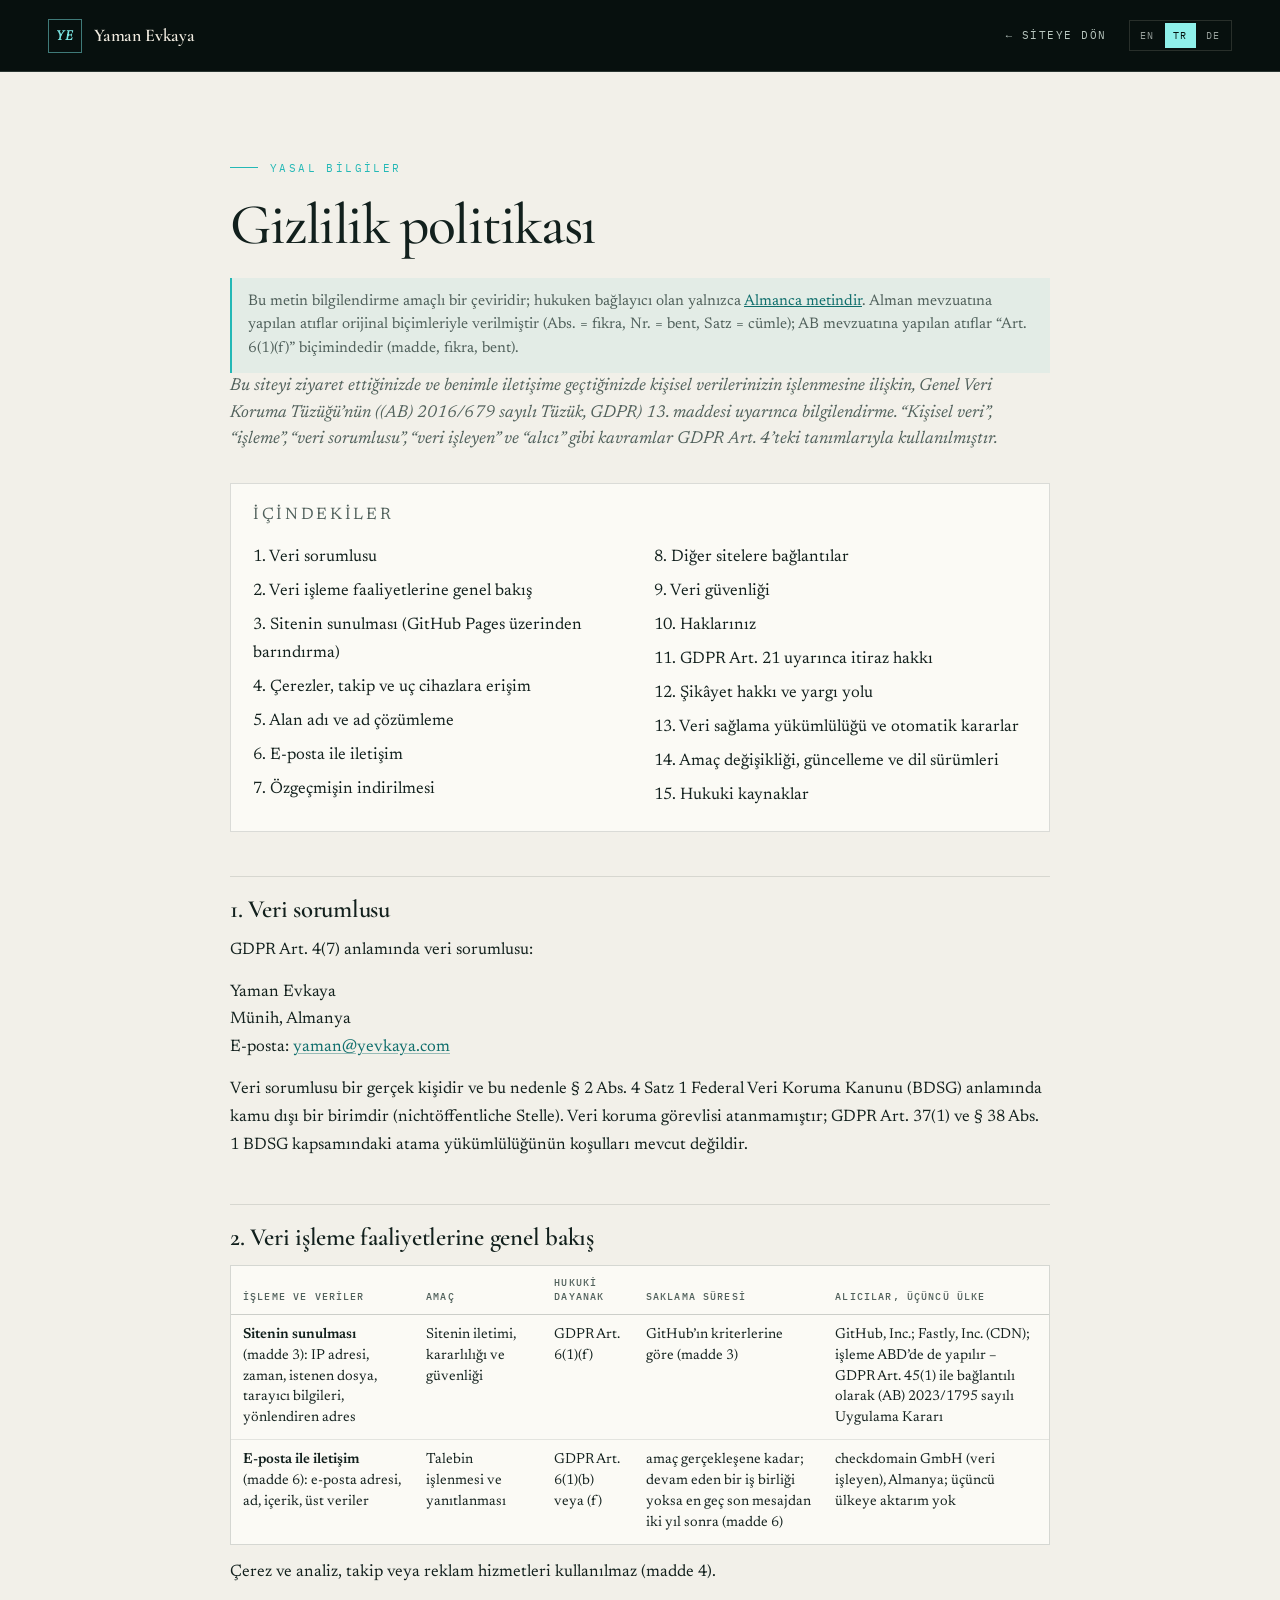
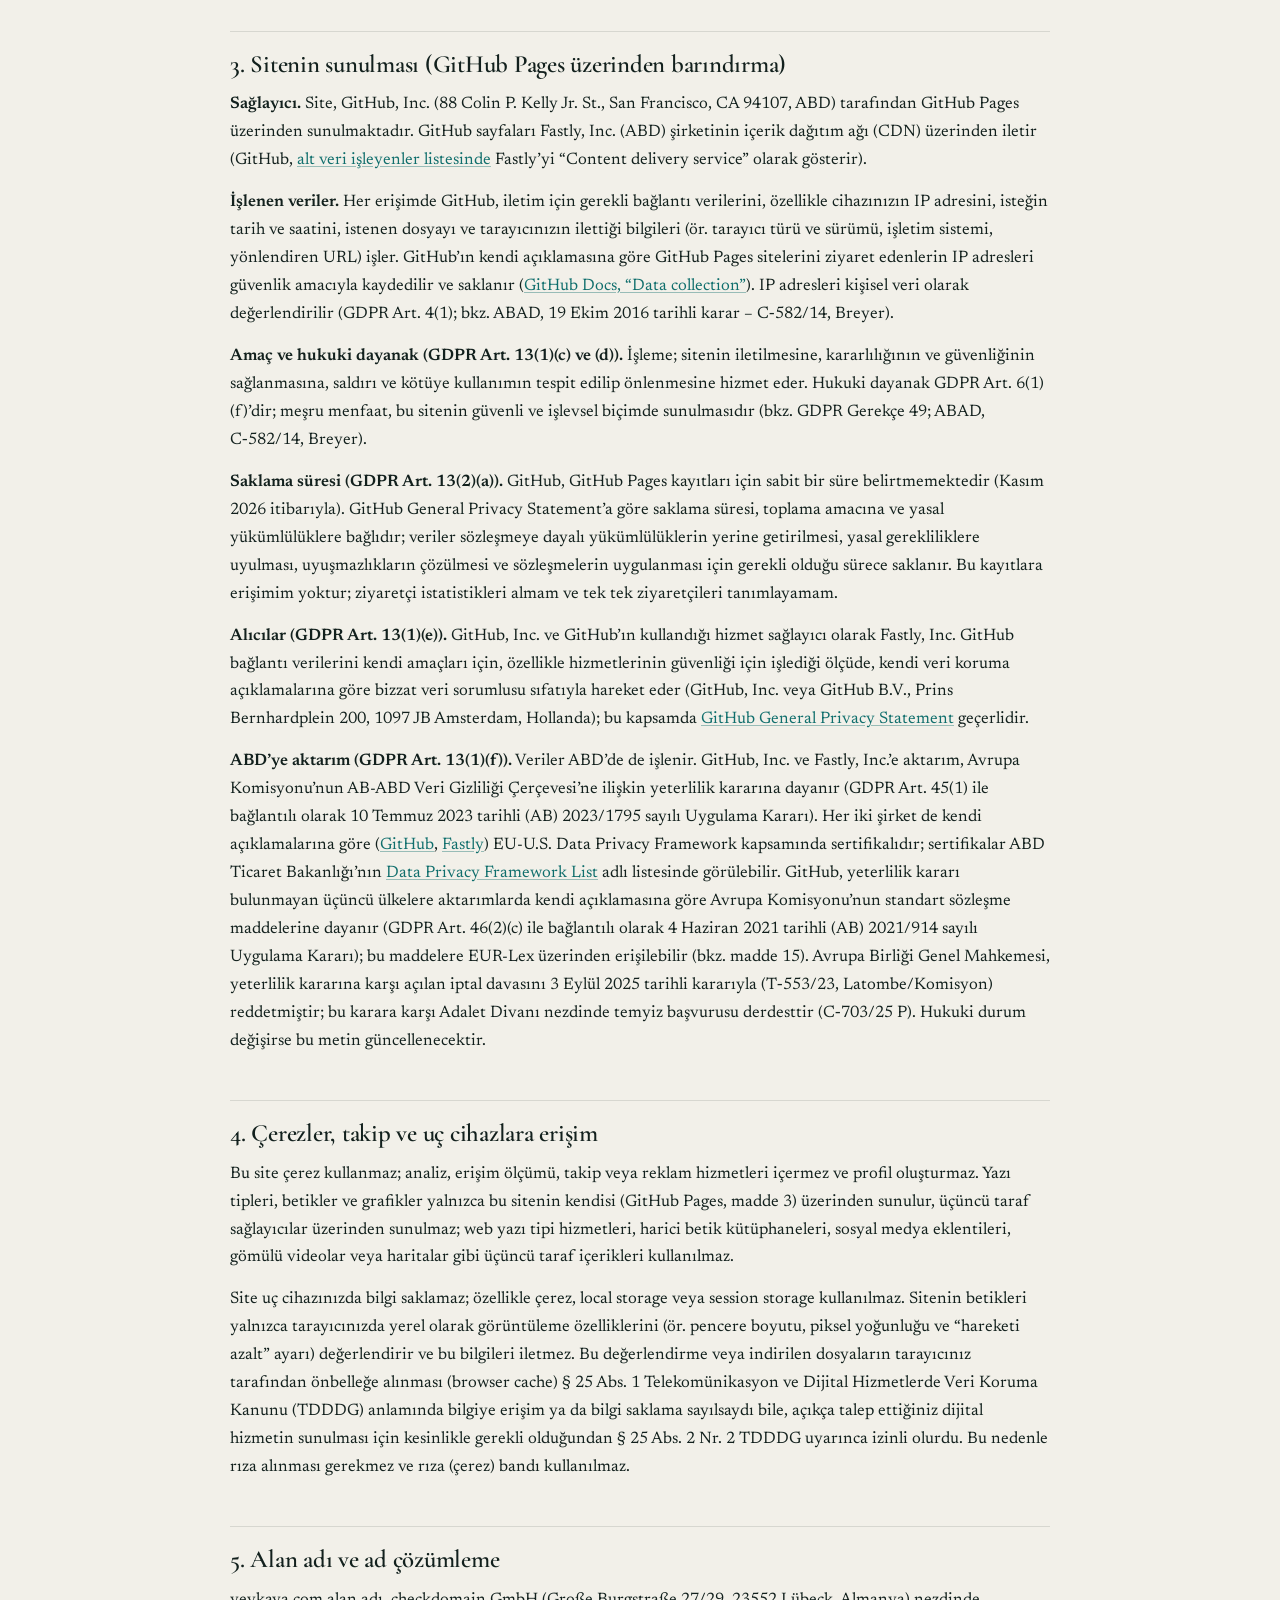
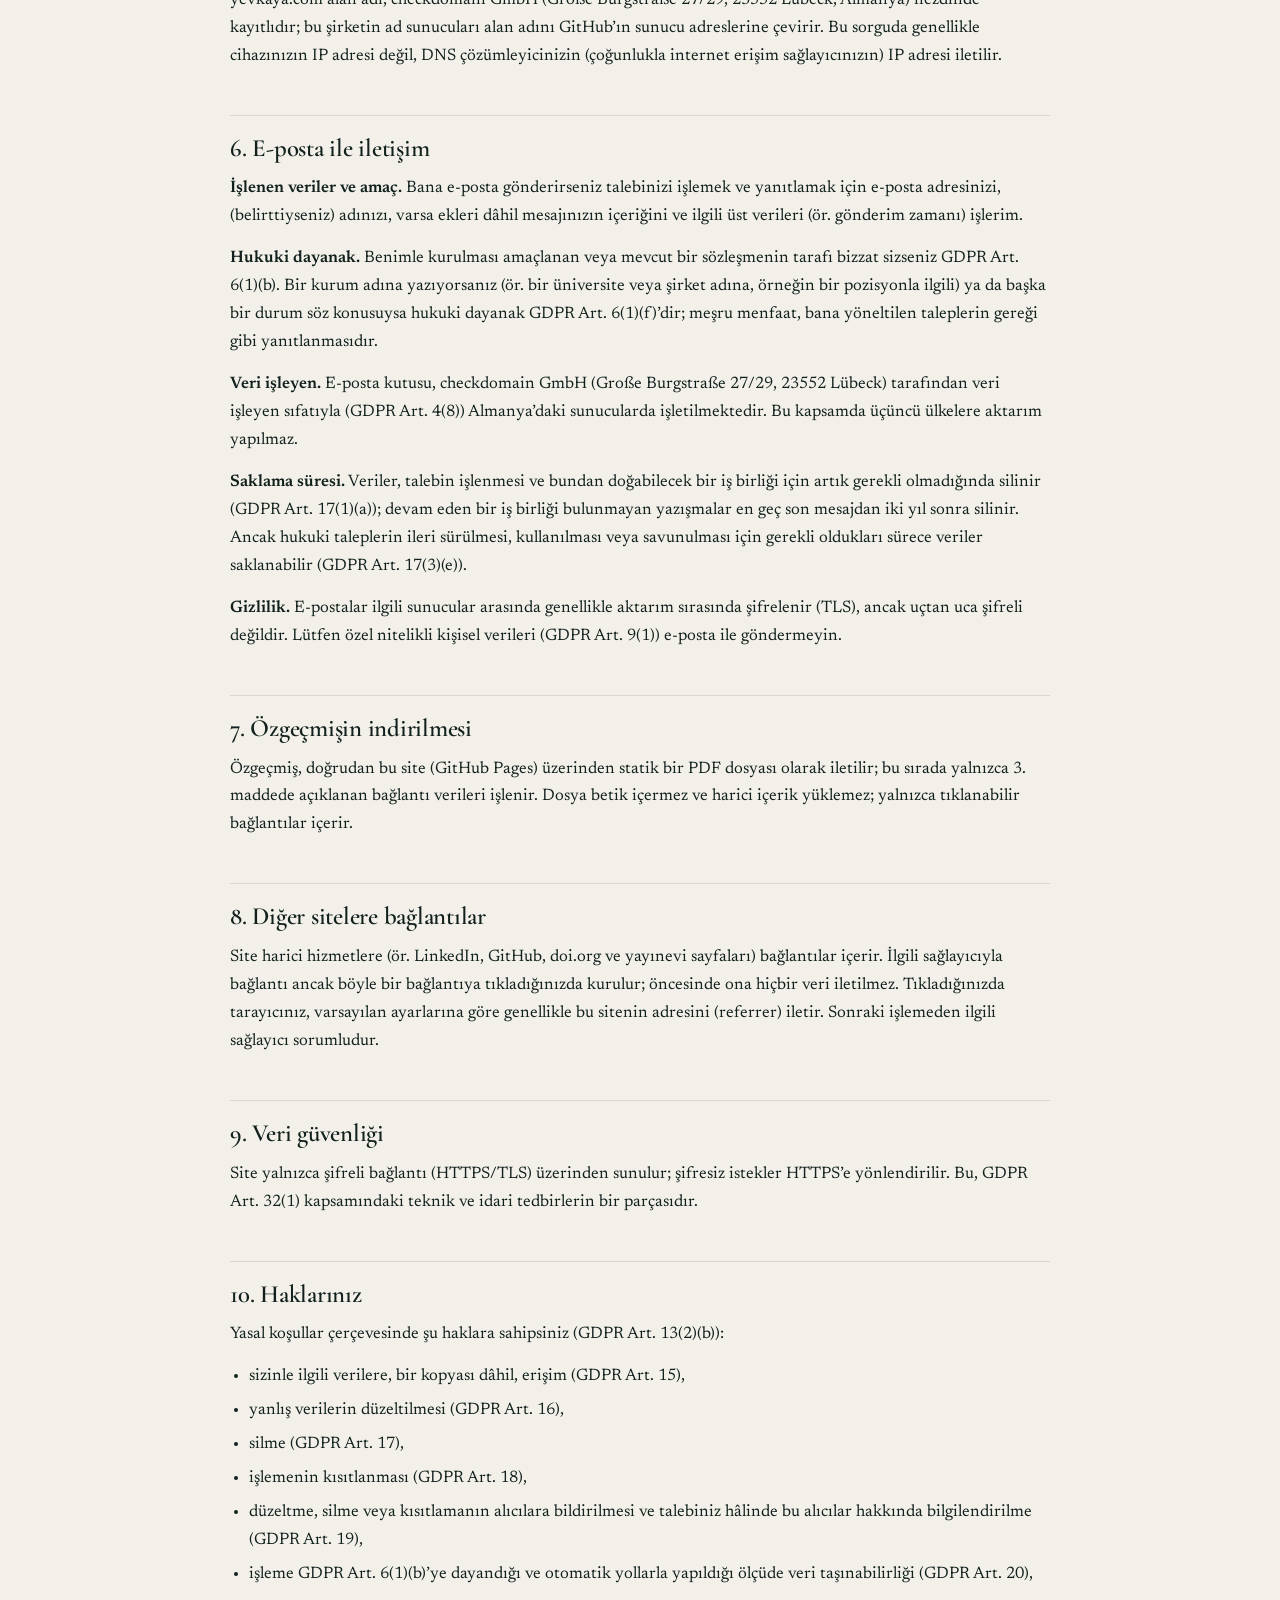
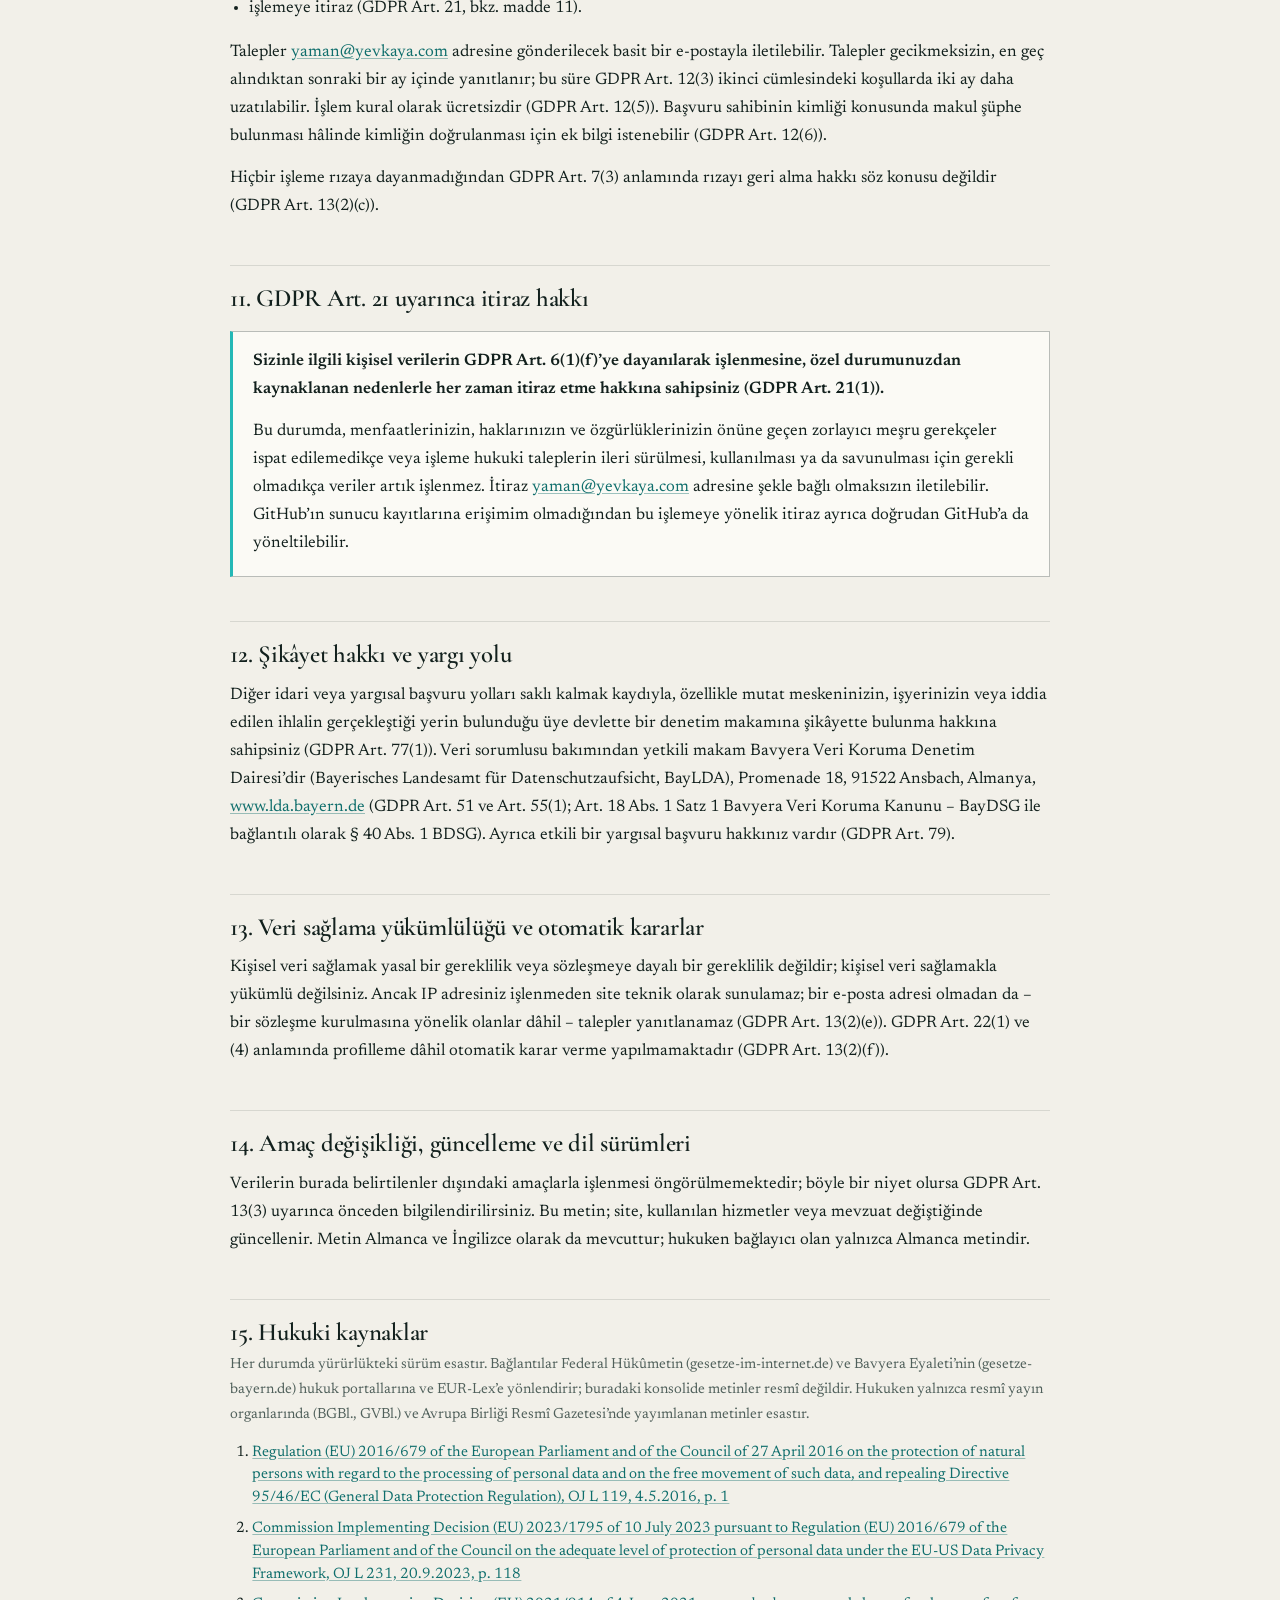
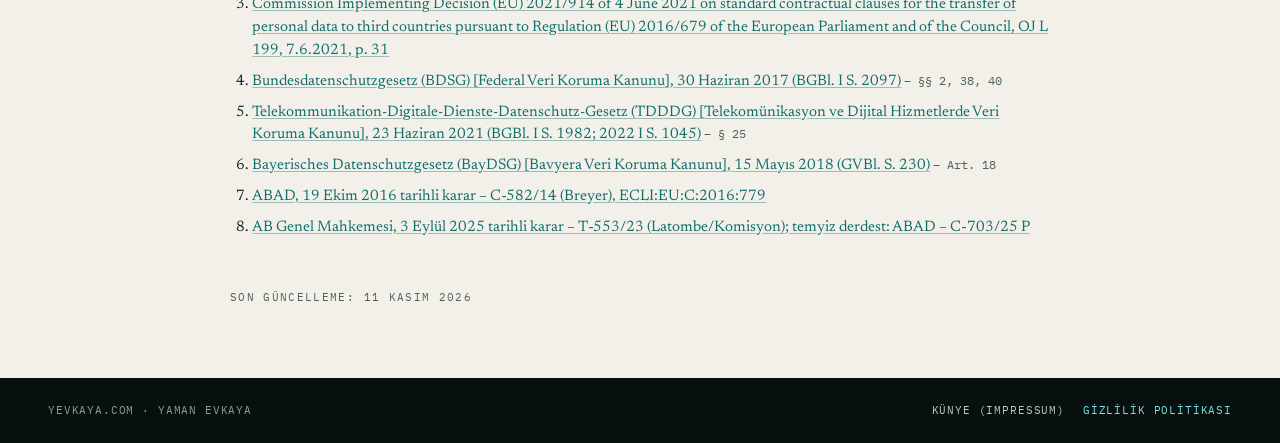
<file: tr/gizlilik.html>
<!doctype html>
<html lang="tr">
  <head>
    <meta charset="utf-8" />
    <meta name="viewport" content="width=device-width, initial-scale=1" />
    <title>Gizlilik politikası — Yaman Evkaya</title>
    <meta name="description" content="Gizlilik politikası · yevkaya.com" />
    <link rel="canonical" href="https://yevkaya.com/tr/gizlilik.html" />
    <link rel="alternate" hreflang="en" href="https://yevkaya.com/privacy.html" />
    <link rel="alternate" hreflang="tr" href="https://yevkaya.com/tr/gizlilik.html" />
    <link rel="alternate" hreflang="de" href="https://yevkaya.com/de/datenschutz.html" />
    <link rel="alternate" hreflang="x-default" href="https://yevkaya.com/privacy.html" />
    <meta property="og:locale" content="tr_TR" />
    <link rel="icon" href="../assets/images/favicon.svg" type="image/svg+xml" />
    <link rel="icon" href="../assets/images/favicon-32.png" sizes="32x32" />
    <link rel="stylesheet" href="../styles.css?v=20261111-1" />
    <style>
      body.legal { margin: 0; color: var(--ink); background: var(--paper); }
      .lg-header { position: sticky; top: 0; z-index: 5; display: flex; align-items: center; justify-content: space-between; gap: 16px; height: 72px; padding: 0 clamp(16px, 4vw, 48px); color: #eef6f1; background: #07100e; border-bottom: 1px solid var(--line-dark); }
      .lg-header .wordmark { display: inline-flex; align-items: center; gap: 12px; color: inherit; text-decoration: none; }
      .lg-header .wordmark-mark { display: grid; place-items: center; width: 34px; height: 34px; border: 1px solid rgba(121, 227, 225, 0.5); color: var(--mint); font-family: var(--display); font-size: 0.92rem; letter-spacing: 0.04em; }
      .lg-header .wordmark-text { font-family: var(--display); font-size: 1.12rem; letter-spacing: -0.01em; }
      .lg-tools { display: flex; align-items: center; gap: 22px; }
      .lg-back { color: #b9c7c0; font-family: var(--mono); font-size: 0.66rem; letter-spacing: 0.14em; text-transform: uppercase; text-decoration: none; }
      .lg-back:hover, .lg-back:focus-visible { color: var(--mint); }
      .lg-header .lang-switch { margin: 0; }
      .lg-header .lang-switch a { padding: 5px 8px; color: #eef6f1; font-family: var(--mono); font-size: 0.6rem; letter-spacing: 0.16em; text-decoration: none; opacity: 0.62; }
      .lg-header .lang-switch a:hover, .lg-header .lang-switch a:focus-visible { opacity: 1; }
      .lg-header .lang-switch a[aria-current="page"] { color: #04110e; background: var(--flux); opacity: 1; }
      .lg-main { width: min(820px, calc(100vw - 40px)); margin: 0 auto; padding: clamp(40px, 7vw, 88px) 0 72px; }
      .lg-kicker { margin: 0 0 18px; color: var(--mint-strong); font-family: var(--mono); font-size: 0.68rem; letter-spacing: 0.22em; text-transform: uppercase; }
      .lg-kicker::before { display: inline-block; width: 28px; height: 1px; margin: 0 12px 4px 0; content: ""; background: currentColor; vertical-align: middle; }
      .lg-main h1 { margin: 0 0 14px; font-family: var(--display); font-size: clamp(2.4rem, 5.4vw, 3.6rem); font-weight: 500; letter-spacing: -0.025em; line-height: 1.04; }
      .lg-main .lead { margin: 0 0 8px; color: var(--ink-soft); font-family: var(--text); font-size: 1.08rem; font-style: italic; line-height: 1.55; }
      .lg-note { margin: 22px 0 0; padding: 12px 16px; border-left: 2px solid var(--mint-strong); background: rgba(36, 184, 182, 0.07); color: var(--ink-soft); font-family: var(--text); font-size: 0.96rem; line-height: 1.55; }
      .lg-note a { color: #0f6e6c; }
      .lg-toc { margin: 30px 0 6px; padding: 18px 22px; border: 1px solid rgba(18, 32, 29, 0.14); background: var(--paper-bright); }
      .lg-toc p { margin: 0 0 8px; color: var(--ink-soft); font-family: var(--mono); font-size: 0.66rem; letter-spacing: 0.16em; text-transform: uppercase; }
      .lg-toc ol { margin: 0; padding: 0; columns: 2; column-gap: 28px; list-style: none; }
      .lg-toc li { margin: 0 0 5px; font-family: var(--text); font-size: 0.95rem; line-height: 1.4; break-inside: avoid; }
      .lg-body .lg-toc a { color: var(--ink); text-decoration: none; }
      .lg-body .lg-toc a:hover { color: #0f6e6c; text-decoration: underline; }
      .lg-body h2 { margin: 44px 0 12px; padding-top: 18px; border-top: 1px solid rgba(18, 32, 29, 0.12); font-family: var(--display); font-size: 1.55rem; font-weight: 600; letter-spacing: -0.01em; line-height: 1.2; scroll-margin-top: 90px; }
      .lg-body p, .lg-body li { font-family: var(--text); font-size: 1.04rem; line-height: 1.68; }
      .lg-body p { margin: 0 0 14px; }
      .lg-body p.fine { margin-top: -6px; color: var(--ink-soft); font-size: 0.92rem; }
      .lg-body ul { margin: 0 0 16px; padding-left: 1.2em; }
      .lg-body li { margin: 0 0 6px; }
      .lg-body a { color: #0f6e6c; text-decoration: underline; text-decoration-color: rgba(15, 110, 108, 0.4); text-underline-offset: 2px; overflow-wrap: anywhere; }
      .lg-body a:hover { text-decoration-color: currentColor; }
      .lg-body code { font-family: var(--mono); font-size: 0.86em; }
      .lg-body strong { font-weight: 600; }
      .lg-table-wrap { margin: 6px 0 14px; overflow-x: auto; border: 1px solid rgba(18, 32, 29, 0.16); background: var(--paper-bright); }
      .lg-table { width: 100%; min-width: 720px; border-collapse: collapse; font-family: var(--text); font-size: 0.9rem; line-height: 1.45; }
      .lg-table th { padding: 10px 12px; color: var(--ink-soft); font-family: var(--mono); font-size: 0.6rem; font-weight: 500; letter-spacing: 0.12em; text-align: left; text-transform: uppercase; vertical-align: bottom; border-bottom: 1px solid rgba(18, 32, 29, 0.2); }
      .lg-table td { padding: 10px 12px; vertical-align: top; border-bottom: 1px solid rgba(18, 32, 29, 0.1); }
      .lg-table tr:last-child td { border-bottom: 0; }
      .callout { margin: 18px 0 20px; padding: 16px 20px 4px; border: 1px solid rgba(18, 32, 29, 0.28); border-left: 3px solid var(--mint-strong); background: var(--paper-bright); }
      .lg-sources { margin: 0 0 16px; padding-left: 1.4em; }
      .lg-sources li { margin: 0 0 8px; font-size: 0.95rem; line-height: 1.5; }
      .lg-sources .norm { color: var(--ink-soft); font-family: var(--mono); font-size: 0.78rem; white-space: nowrap; }
      .lg-stand { margin: 48px 0 0; color: var(--ink-soft); font-family: var(--mono); font-size: 0.7rem; letter-spacing: 0.12em; text-transform: uppercase; }
      .lg-footer { display: flex; flex-wrap: wrap; justify-content: space-between; gap: 10px 24px; padding: 24px clamp(16px, 4vw, 48px); color: #8f9d97; background: #07100e; font-family: var(--mono); font-size: 0.66rem; letter-spacing: 0.08em; text-transform: uppercase; }
      .lg-footer a { color: #becac4; text-decoration: none; }
      .lg-footer a:hover, .lg-footer a[aria-current] { color: var(--mint); }
      .lg-footer nav { display: flex; gap: 18px; }
      @media (max-width: 560px) { .lg-header .wordmark-text, .lg-back { display: none; } .lg-toc ol { columns: 1; } }
      @media print { .lg-header, .lg-footer, .lg-toc, .skip-link { display: none !important; } body.legal { background: #fff; } .lg-main { width: auto; padding: 0; } .lg-table { min-width: 0; } }
    </style>
  </head>
  <body class="legal">
    <a class="skip-link" href="#main">İçeriğe geç</a>
    <header class="lg-header">
      <a class="wordmark" href="../tr/" aria-label="Yaman Evkaya">
        <span class="wordmark-mark" aria-hidden="true">YE</span>
        <span class="wordmark-text">Yaman Evkaya</span>
      </a>
      <div class="lg-tools">
        <a class="lg-back" href="../tr/">← Siteye dön</a>
        <div class="lang-switch" aria-label="Dil"><a href="../privacy.html" lang="en" hreflang="en">EN</a><a href="../tr/gizlilik.html" lang="tr" hreflang="tr" aria-current="page">TR</a><a href="../de/datenschutz.html" lang="de" hreflang="de">DE</a></div>
      </div>
    </header>
    <main class="lg-main" id="main">
      <p class="lg-kicker">Yasal bilgiler</p>
      <h1>Gizlilik politikası</h1>
      <p class="lg-note">Bu metin bilgilendirme amaçlı bir çeviridir; hukuken bağlayıcı olan yalnızca <a href="../de/datenschutz.html">Almanca metindir</a>. Alman mevzuatına yapılan atıflar orijinal biçimleriyle verilmiştir (Abs. = fıkra, Nr. = bent, Satz = cümle); AB mevzuatına yapılan atıflar “Art. 6(1)(f)” biçimindedir (madde, fıkra, bent).</p>
      <div class="lg-body">
<p class="lead">Bu siteyi ziyaret ettiğinizde ve benimle iletişime geçtiğinizde kişisel verilerinizin işlenmesine ilişkin, Genel Veri Koruma Tüzüğü’nün ((AB) 2016/679 sayılı Tüzük, GDPR) 13. maddesi uyarınca bilgilendirme. “Kişisel veri”, “işleme”, “veri sorumlusu”, “veri işleyen” ve “alıcı” gibi kavramlar GDPR Art. 4’teki tanımlarıyla kullanılmıştır.</p>

<nav class="lg-toc" aria-label="İçindekiler"><p>İçindekiler</p><ol><li><a href="#s1">1. Veri sorumlusu</a></li><li><a href="#s2">2. Veri işleme faaliyetlerine genel bakış</a></li><li><a href="#s3">3. Sitenin sunulması (GitHub Pages üzerinden barındırma)</a></li><li><a href="#s4">4. Çerezler, takip ve uç cihazlara erişim</a></li><li><a href="#s5">5. Alan adı ve ad çözümleme</a></li><li><a href="#s6">6. E-posta ile iletişim</a></li><li><a href="#s7">7. Özgeçmişin indirilmesi</a></li><li><a href="#s8">8. Diğer sitelere bağlantılar</a></li><li><a href="#s9">9. Veri güvenliği</a></li><li><a href="#s10">10. Haklarınız</a></li><li><a href="#s11">11. GDPR Art. 21 uyarınca itiraz hakkı</a></li><li><a href="#s12">12. Şikâyet hakkı ve yargı yolu</a></li><li><a href="#s13">13. Veri sağlama yükümlülüğü ve otomatik kararlar</a></li><li><a href="#s14">14. Amaç değişikliği, güncelleme ve dil sürümleri</a></li><li><a href="#s15">15. Hukuki kaynaklar</a></li></ol></nav>

<h2 id="s1">1. Veri sorumlusu</h2>
<p>GDPR Art. 4(7) anlamında veri sorumlusu:</p>
<p>Yaman Evkaya<br />Münih, Almanya<br />E-posta: <a href="mailto:yaman&#64;yevkaya.com">yaman&#64;yevkaya.com</a></p>
<p>Veri sorumlusu bir gerçek kişidir ve bu nedenle § 2 Abs. 4 Satz 1 Federal Veri Koruma Kanunu (BDSG) anlamında kamu dışı bir birimdir (nichtöffentliche Stelle). Veri koruma görevlisi atanmamıştır; GDPR Art. 37(1) ve § 38 Abs. 1 BDSG kapsamındaki atama yükümlülüğünün koşulları mevcut değildir.</p>

<h2 id="s2">2. Veri işleme faaliyetlerine genel bakış</h2>
<div class="lg-table-wrap"><table class="lg-table">
<thead><tr><th>İşleme ve veriler</th><th>Amaç</th><th>Hukuki dayanak</th><th>Saklama süresi</th><th>Alıcılar, üçüncü ülke</th></tr></thead>
<tbody>
<tr><td><strong>Sitenin sunulması</strong> (madde 3): IP adresi, zaman, istenen dosya, tarayıcı bilgileri, yönlendiren adres</td><td>Sitenin iletimi, kararlılığı ve güvenliği</td><td>GDPR Art. 6(1)(f)</td><td>GitHub’ın kriterlerine göre (madde 3)</td><td>GitHub, Inc.; Fastly, Inc. (CDN); işleme ABD’de de yapılır – GDPR Art. 45(1) ile bağlantılı olarak (AB) 2023/1795 sayılı Uygulama Kararı</td></tr>
<tr><td><strong>E-posta ile iletişim</strong> (madde 6): e-posta adresi, ad, içerik, üst veriler</td><td>Talebin işlenmesi ve yanıtlanması</td><td>GDPR Art. 6(1)(b) veya (f)</td><td>amaç gerçekleşene kadar; devam eden bir iş birliği yoksa en geç son mesajdan iki yıl sonra (madde 6)</td><td>checkdomain GmbH (veri işleyen), Almanya; üçüncü ülkeye aktarım yok</td></tr>
</tbody></table></div>
<p>Çerez ve analiz, takip veya reklam hizmetleri kullanılmaz (madde 4).</p>

<h2 id="s3">3. Sitenin sunulması (GitHub Pages üzerinden barındırma)</h2>
<p><strong>Sağlayıcı.</strong> Site, GitHub, Inc. (88 Colin P. Kelly Jr. St., San Francisco, CA 94107, ABD) tarafından GitHub Pages üzerinden sunulmaktadır. GitHub sayfaları Fastly, Inc. (ABD) şirketinin içerik dağıtım ağı (CDN) üzerinden iletir (GitHub, <a href="https://docs.github.com/en/site-policy/privacy-policies/github-subprocessors" rel="noopener">alt veri işleyenler listesinde</a> Fastly’yi “Content delivery service” olarak gösterir).</p>
<p><strong>İşlenen veriler.</strong> Her erişimde GitHub, iletim için gerekli bağlantı verilerini, özellikle cihazınızın IP adresini, isteğin tarih ve saatini, istenen dosyayı ve tarayıcınızın ilettiği bilgileri (ör. tarayıcı türü ve sürümü, işletim sistemi, yönlendiren URL) işler. GitHub’ın kendi açıklamasına göre GitHub Pages sitelerini ziyaret edenlerin IP adresleri güvenlik amacıyla kaydedilir ve saklanır (<a href="https://docs.github.com/en/pages/getting-started-with-github-pages/what-is-github-pages#data-collection" rel="noopener">GitHub Docs, “Data collection”</a>). IP adresleri kişisel veri olarak değerlendirilir (GDPR Art. 4(1); bkz. ABAD, 19 Ekim 2016 tarihli karar – C‑582/14, Breyer).</p>
<p><strong>Amaç ve hukuki dayanak (GDPR Art. 13(1)(c) ve (d)).</strong> İşleme; sitenin iletilmesine, kararlılığının ve güvenliğinin sağlanmasına, saldırı ve kötüye kullanımın tespit edilip önlenmesine hizmet eder. Hukuki dayanak GDPR Art. 6(1)(f)’dir; meşru menfaat, bu sitenin güvenli ve işlevsel biçimde sunulmasıdır (bkz. GDPR Gerekçe 49; ABAD, C‑582/14, Breyer).</p>
<p><strong>Saklama süresi (GDPR Art. 13(2)(a)).</strong> GitHub, GitHub Pages kayıtları için sabit bir süre belirtmemektedir (Kasım 2026 itibarıyla). GitHub General Privacy Statement’a göre saklama süresi, toplama amacına ve yasal yükümlülüklere bağlıdır; veriler sözleşmeye dayalı yükümlülüklerin yerine getirilmesi, yasal gerekliliklere uyulması, uyuşmazlıkların çözülmesi ve sözleşmelerin uygulanması için gerekli olduğu sürece saklanır. Bu kayıtlara erişimim yoktur; ziyaretçi istatistikleri almam ve tek tek ziyaretçileri tanımlayamam.</p>
<p><strong>Alıcılar (GDPR Art. 13(1)(e)).</strong> GitHub, Inc. ve GitHub’ın kullandığı hizmet sağlayıcı olarak Fastly, Inc. GitHub bağlantı verilerini kendi amaçları için, özellikle hizmetlerinin güvenliği için işlediği ölçüde, kendi veri koruma açıklamalarına göre bizzat veri sorumlusu sıfatıyla hareket eder (GitHub, Inc. veya GitHub B.V., Prins Bernhardplein 200, 1097 JB Amsterdam, Hollanda); bu kapsamda <a href="https://docs.github.com/en/site-policy/privacy-policies/github-general-privacy-statement" rel="noopener">GitHub General Privacy Statement</a> geçerlidir.</p>
<p><strong>ABD’ye aktarım (GDPR Art. 13(1)(f)).</strong> Veriler ABD’de de işlenir. GitHub, Inc. ve Fastly, Inc.’e aktarım, Avrupa Komisyonu’nun AB-ABD Veri Gizliliği Çerçevesi’ne ilişkin yeterlilik kararına dayanır (GDPR Art. 45(1) ile bağlantılı olarak 10 Temmuz 2023 tarihli (AB) 2023/1795 sayılı Uygulama Kararı). Her iki şirket de kendi açıklamalarına göre (<a href="https://docs.github.com/en/site-policy/privacy-policies/github-general-privacy-statement" rel="noopener">GitHub</a>, <a href="https://www.fastly.com/data-privacy-framework" rel="noopener">Fastly</a>) EU-U.S. Data Privacy Framework kapsamında sertifikalıdır; sertifikalar ABD Ticaret Bakanlığı’nın <a href="https://www.dataprivacyframework.gov/list" rel="noopener">Data Privacy Framework List</a> adlı listesinde görülebilir. GitHub, yeterlilik kararı bulunmayan üçüncü ülkelere aktarımlarda kendi açıklamasına göre Avrupa Komisyonu’nun standart sözleşme maddelerine dayanır (GDPR Art. 46(2)(c) ile bağlantılı olarak 4 Haziran 2021 tarihli (AB) 2021/914 sayılı Uygulama Kararı); bu maddelere EUR-Lex üzerinden erişilebilir (bkz. madde 15). Avrupa Birliği Genel Mahkemesi, yeterlilik kararına karşı açılan iptal davasını 3 Eylül 2025 tarihli kararıyla (T‑553/23, Latombe/Komisyon) reddetmiştir; bu karara karşı Adalet Divanı nezdinde temyiz başvurusu derdesttir (C‑703/25 P). Hukuki durum değişirse bu metin güncellenecektir.</p>

<h2 id="s4">4. Çerezler, takip ve uç cihazlara erişim</h2>
<p>Bu site çerez kullanmaz; analiz, erişim ölçümü, takip veya reklam hizmetleri içermez ve profil oluşturmaz. Yazı tipleri, betikler ve grafikler yalnızca bu sitenin kendisi (GitHub Pages, madde 3) üzerinden sunulur, üçüncü taraf sağlayıcılar üzerinden sunulmaz; web yazı tipi hizmetleri, harici betik kütüphaneleri, sosyal medya eklentileri, gömülü videolar veya haritalar gibi üçüncü taraf içerikleri kullanılmaz.</p>
<p>Site uç cihazınızda bilgi saklamaz; özellikle çerez, local storage veya session storage kullanılmaz. Sitenin betikleri yalnızca tarayıcınızda yerel olarak görüntüleme özelliklerini (ör. pencere boyutu, piksel yoğunluğu ve “hareketi azalt” ayarı) değerlendirir ve bu bilgileri iletmez. Bu değerlendirme veya indirilen dosyaların tarayıcınız tarafından önbelleğe alınması (browser cache) § 25 Abs. 1 Telekomünikasyon ve Dijital Hizmetlerde Veri Koruma Kanunu (TDDDG) anlamında bilgiye erişim ya da bilgi saklama sayılsaydı bile, açıkça talep ettiğiniz dijital hizmetin sunulması için kesinlikle gerekli olduğundan § 25 Abs. 2 Nr. 2 TDDDG uyarınca izinli olurdu. Bu nedenle rıza alınması gerekmez ve rıza (çerez) bandı kullanılmaz.</p>

<h2 id="s5">5. Alan adı ve ad çözümleme</h2>
<p>yevkaya.com alan adı, checkdomain GmbH (Große Burgstraße 27/29, 23552 Lübeck, Almanya) nezdinde kayıtlıdır; bu şirketin ad sunucuları alan adını GitHub’ın sunucu adreslerine çevirir. Bu sorguda genellikle cihazınızın IP adresi değil, DNS çözümleyicinizin (çoğunlukla internet erişim sağlayıcınızın) IP adresi iletilir.</p>

<h2 id="s6">6. E-posta ile iletişim</h2>
<p><strong>İşlenen veriler ve amaç.</strong> Bana e-posta gönderirseniz talebinizi işlemek ve yanıtlamak için e-posta adresinizi, (belirttiyseniz) adınızı, varsa ekleri dâhil mesajınızın içeriğini ve ilgili üst verileri (ör. gönderim zamanı) işlerim.</p>
<p><strong>Hukuki dayanak.</strong> Benimle kurulması amaçlanan veya mevcut bir sözleşmenin tarafı bizzat sizseniz GDPR Art. 6(1)(b). Bir kurum adına yazıyorsanız (ör. bir üniversite veya şirket adına, örneğin bir pozisyonla ilgili) ya da başka bir durum söz konusuysa hukuki dayanak GDPR Art. 6(1)(f)’dir; meşru menfaat, bana yöneltilen taleplerin gereği gibi yanıtlanmasıdır.</p>
<p><strong>Veri işleyen.</strong> E-posta kutusu, checkdomain GmbH (Große Burgstraße 27/29, 23552 Lübeck) tarafından veri işleyen sıfatıyla (GDPR Art. 4(8)) Almanya’daki sunucularda işletilmektedir. Bu kapsamda üçüncü ülkelere aktarım yapılmaz.</p>
<p><strong>Saklama süresi.</strong> Veriler, talebin işlenmesi ve bundan doğabilecek bir iş birliği için artık gerekli olmadığında silinir (GDPR Art. 17(1)(a)); devam eden bir iş birliği bulunmayan yazışmalar en geç son mesajdan iki yıl sonra silinir. Ancak hukuki taleplerin ileri sürülmesi, kullanılması veya savunulması için gerekli oldukları sürece veriler saklanabilir (GDPR Art. 17(3)(e)).</p>
<p><strong>Gizlilik.</strong> E-postalar ilgili sunucular arasında genellikle aktarım sırasında şifrelenir (TLS), ancak uçtan uca şifreli değildir. Lütfen özel nitelikli kişisel verileri (GDPR Art. 9(1)) e-posta ile göndermeyin.</p>

<h2 id="s7">7. Özgeçmişin indirilmesi</h2>
<p>Özgeçmiş, doğrudan bu site (GitHub Pages) üzerinden statik bir PDF dosyası olarak iletilir; bu sırada yalnızca 3. maddede açıklanan bağlantı verileri işlenir. Dosya betik içermez ve harici içerik yüklemez; yalnızca tıklanabilir bağlantılar içerir.</p>

<h2 id="s8">8. Diğer sitelere bağlantılar</h2>
<p>Site harici hizmetlere (ör. LinkedIn, GitHub, doi.org ve yayınevi sayfaları) bağlantılar içerir. İlgili sağlayıcıyla bağlantı ancak böyle bir bağlantıya tıkladığınızda kurulur; öncesinde ona hiçbir veri iletilmez. Tıkladığınızda tarayıcınız, varsayılan ayarlarına göre genellikle bu sitenin adresini (referrer) iletir. Sonraki işlemeden ilgili sağlayıcı sorumludur.</p>

<h2 id="s9">9. Veri güvenliği</h2>
<p>Site yalnızca şifreli bağlantı (HTTPS/TLS) üzerinden sunulur; şifresiz istekler HTTPS’e yönlendirilir. Bu, GDPR Art. 32(1) kapsamındaki teknik ve idari tedbirlerin bir parçasıdır.</p>

<h2 id="s10">10. Haklarınız</h2>
<p>Yasal koşullar çerçevesinde şu haklara sahipsiniz (GDPR Art. 13(2)(b)):</p>
<ul>
<li>sizinle ilgili verilere, bir kopyası dâhil, erişim (GDPR Art. 15),</li>
<li>yanlış verilerin düzeltilmesi (GDPR Art. 16),</li>
<li>silme (GDPR Art. 17),</li>
<li>işlemenin kısıtlanması (GDPR Art. 18),</li>
<li>düzeltme, silme veya kısıtlamanın alıcılara bildirilmesi ve talebiniz hâlinde bu alıcılar hakkında bilgilendirilme (GDPR Art. 19),</li>
<li>işleme GDPR Art. 6(1)(b)’ye dayandığı ve otomatik yollarla yapıldığı ölçüde veri taşınabilirliği (GDPR Art. 20),</li>
<li>işlemeye itiraz (GDPR Art. 21, bkz. madde 11).</li>
</ul>
<p>Talepler <a href="mailto:yaman&#64;yevkaya.com">yaman&#64;yevkaya.com</a> adresine gönderilecek basit bir e-postayla iletilebilir. Talepler gecikmeksizin, en geç alındıktan sonraki bir ay içinde yanıtlanır; bu süre GDPR Art. 12(3) ikinci cümlesindeki koşullarda iki ay daha uzatılabilir. İşlem kural olarak ücretsizdir (GDPR Art. 12(5)). Başvuru sahibinin kimliği konusunda makul şüphe bulunması hâlinde kimliğin doğrulanması için ek bilgi istenebilir (GDPR Art. 12(6)).</p>
<p>Hiçbir işleme rızaya dayanmadığından GDPR Art. 7(3) anlamında rızayı geri alma hakkı söz konusu değildir (GDPR Art. 13(2)(c)).</p>

<h2 id="s11">11. GDPR Art. 21 uyarınca itiraz hakkı</h2>
<div class="callout">
<p><strong>Sizinle ilgili kişisel verilerin GDPR Art. 6(1)(f)’ye dayanılarak işlenmesine, özel durumunuzdan kaynaklanan nedenlerle her zaman itiraz etme hakkına sahipsiniz (GDPR Art. 21(1)).</strong></p>
<p>Bu durumda, menfaatlerinizin, haklarınızın ve özgürlüklerinizin önüne geçen zorlayıcı meşru gerekçeler ispat edilemedikçe veya işleme hukuki taleplerin ileri sürülmesi, kullanılması ya da savunulması için gerekli olmadıkça veriler artık işlenmez. İtiraz <a href="mailto:yaman&#64;yevkaya.com">yaman&#64;yevkaya.com</a> adresine şekle bağlı olmaksızın iletilebilir. GitHub’ın sunucu kayıtlarına erişimim olmadığından bu işlemeye yönelik itiraz ayrıca doğrudan GitHub’a da yöneltilebilir.</p>
</div>

<h2 id="s12">12. Şikâyet hakkı ve yargı yolu</h2>
<p>Diğer idari veya yargısal başvuru yolları saklı kalmak kaydıyla, özellikle mutat meskeninizin, işyerinizin veya iddia edilen ihlalin gerçekleştiği yerin bulunduğu üye devlette bir denetim makamına şikâyette bulunma hakkına sahipsiniz (GDPR Art. 77(1)). Veri sorumlusu bakımından yetkili makam Bavyera Veri Koruma Denetim Dairesi’dir (Bayerisches Landesamt für Datenschutzaufsicht, BayLDA), Promenade 18, 91522 Ansbach, Almanya, <a href="https://www.lda.bayern.de" rel="noopener">www.lda.bayern.de</a> (GDPR Art. 51 ve Art. 55(1); Art. 18 Abs. 1 Satz 1 Bavyera Veri Koruma Kanunu – BayDSG ile bağlantılı olarak § 40 Abs. 1 BDSG). Ayrıca etkili bir yargısal başvuru hakkınız vardır (GDPR Art. 79).</p>

<h2 id="s13">13. Veri sağlama yükümlülüğü ve otomatik kararlar</h2>
<p>Kişisel veri sağlamak yasal bir gereklilik veya sözleşmeye dayalı bir gereklilik değildir; kişisel veri sağlamakla yükümlü değilsiniz. Ancak IP adresiniz işlenmeden site teknik olarak sunulamaz; bir e-posta adresi olmadan da – bir sözleşme kurulmasına yönelik olanlar dâhil – talepler yanıtlanamaz (GDPR Art. 13(2)(e)). GDPR Art. 22(1) ve (4) anlamında profilleme dâhil otomatik karar verme yapılmamaktadır (GDPR Art. 13(2)(f)).</p>

<h2 id="s14">14. Amaç değişikliği, güncelleme ve dil sürümleri</h2>
<p>Verilerin burada belirtilenler dışındaki amaçlarla işlenmesi öngörülmemektedir; böyle bir niyet olursa GDPR Art. 13(3) uyarınca önceden bilgilendirilirsiniz. Bu metin; site, kullanılan hizmetler veya mevzuat değiştiğinde güncellenir. Metin Almanca ve İngilizce olarak da mevcuttur; hukuken bağlayıcı olan yalnızca Almanca metindir.</p>
<h2 id="s15">15. Hukuki kaynaklar</h2>
<p class="fine">Her durumda yürürlükteki sürüm esastır. Bağlantılar Federal Hükûmetin (gesetze-im-internet.de) ve Bavyera Eyaleti’nin (gesetze-bayern.de) hukuk portallarına ve EUR-Lex’e yönlendirir; buradaki konsolide metinler resmî değildir. Hukuken yalnızca resmî yayın organlarında (BGBl., GVBl.) ve Avrupa Birliği Resmî Gazetesi’nde yayımlanan metinler esastır.</p>
<ol class="lg-sources">
<li><a href="https://eur-lex.europa.eu/legal-content/EN/TXT/?uri=CELEX:32016R0679" rel="noopener">Regulation (EU) 2016/679 of the European Parliament and of the Council of 27 April 2016 on the protection of natural persons with regard to the processing of personal data and on the free movement of such data, and repealing Directive 95/46/EC (General Data Protection Regulation), OJ L 119, 4.5.2016, p. 1</a></li>
<li><a href="https://eur-lex.europa.eu/legal-content/EN/TXT/?uri=CELEX:32023D1795" rel="noopener">Commission Implementing Decision (EU) 2023/1795 of 10 July 2023 pursuant to Regulation (EU) 2016/679 of the European Parliament and of the Council on the adequate level of protection of personal data under the EU-US Data Privacy Framework, OJ L 231, 20.9.2023, p. 118</a></li>
<li><a href="https://eur-lex.europa.eu/legal-content/EN/TXT/?uri=CELEX:32021D0914" rel="noopener">Commission Implementing Decision (EU) 2021/914 of 4 June 2021 on standard contractual clauses for the transfer of personal data to third countries pursuant to Regulation (EU) 2016/679 of the European Parliament and of the Council, OJ L 199, 7.6.2021, p. 31</a></li>
<li><a href="https://www.gesetze-im-internet.de/bdsg_2018/BJNR209710017.html" rel="noopener">Bundesdatenschutzgesetz (BDSG) [Federal Veri Koruma Kanunu], 30 Haziran 2017 (BGBl. I S. 2097)</a> <span class="norm">– §§ 2, 38, 40</span></li>
<li><a href="https://www.gesetze-im-internet.de/ttdsg/__25.html" rel="noopener">Telekommunikation-Digitale-Dienste-Datenschutz-Gesetz (TDDDG) [Telekomünikasyon ve Dijital Hizmetlerde Veri Koruma Kanunu], 23 Haziran 2021 (BGBl. I S. 1982; 2022 I S. 1045)</a> <span class="norm">– § 25</span></li>
<li><a href="https://www.gesetze-bayern.de/Content/Document/BayDSG-18" rel="noopener">Bayerisches Datenschutzgesetz (BayDSG) [Bavyera Veri Koruma Kanunu], 15 Mayıs 2018 (GVBl. S. 230)</a> <span class="norm">– Art. 18</span></li>
<li><a href="https://eur-lex.europa.eu/legal-content/EN/TXT/?uri=CELEX:62014CJ0582" rel="noopener">ABAD, 19 Ekim 2016 tarihli karar – C‑582/14 (Breyer), ECLI:EU:C:2016:779</a></li>
<li><a href="https://eur-lex.europa.eu/legal-content/EN/TXT/?uri=CELEX:62023TJ0553" rel="noopener">AB Genel Mahkemesi, 3 Eylül 2025 tarihli karar – T‑553/23 (Latombe/Komisyon); temyiz derdest: ABAD – C‑703/25 P</a></li>
</ol></div>
      <p class="lg-stand">Son güncelleme: 11 Kasım 2026</p>
    </main>
    <footer class="lg-footer">
      <span>yevkaya.com · Yaman Evkaya</span>
      <nav aria-label="Yasal bilgiler"><a href="../tr/kunye.html">Künye (Impressum)</a><a href="../tr/gizlilik.html" aria-current="page">Gizlilik politikası</a></nav>
    </footer>
  </body>
</html>
</file>
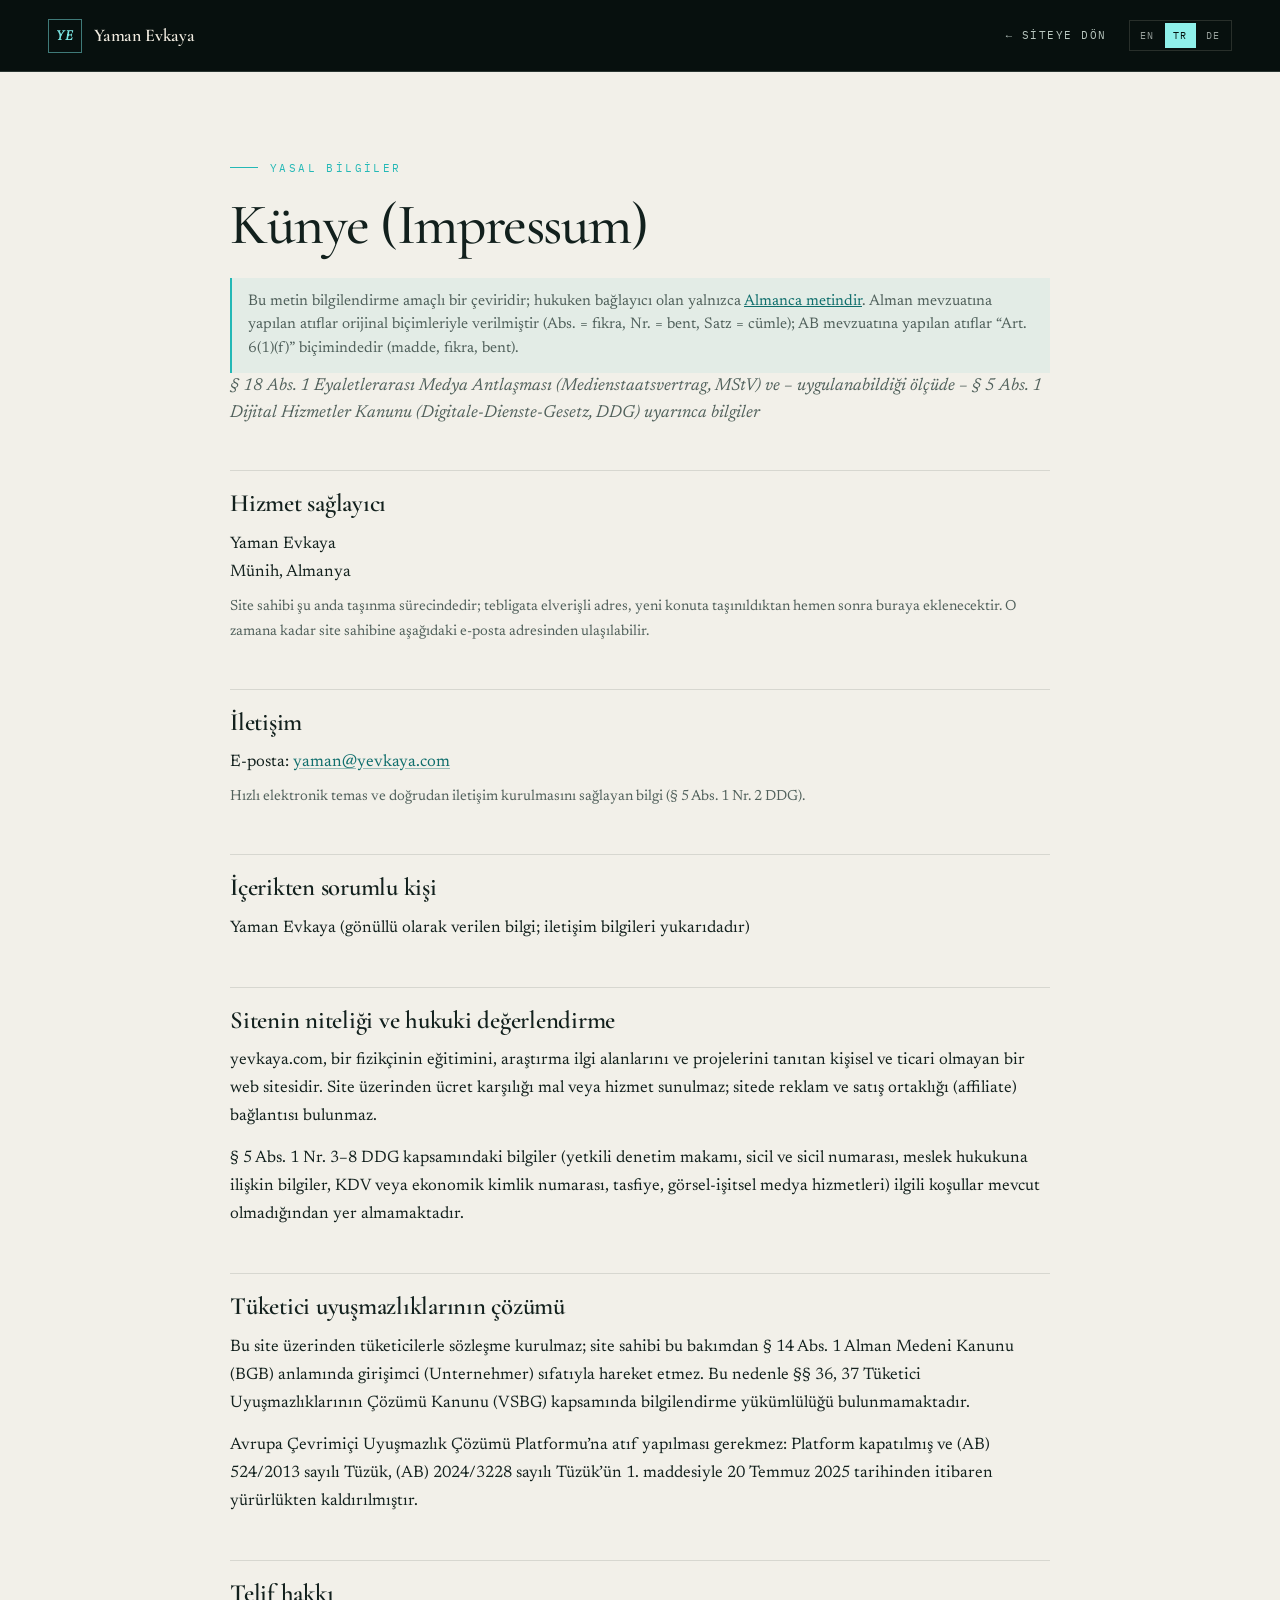
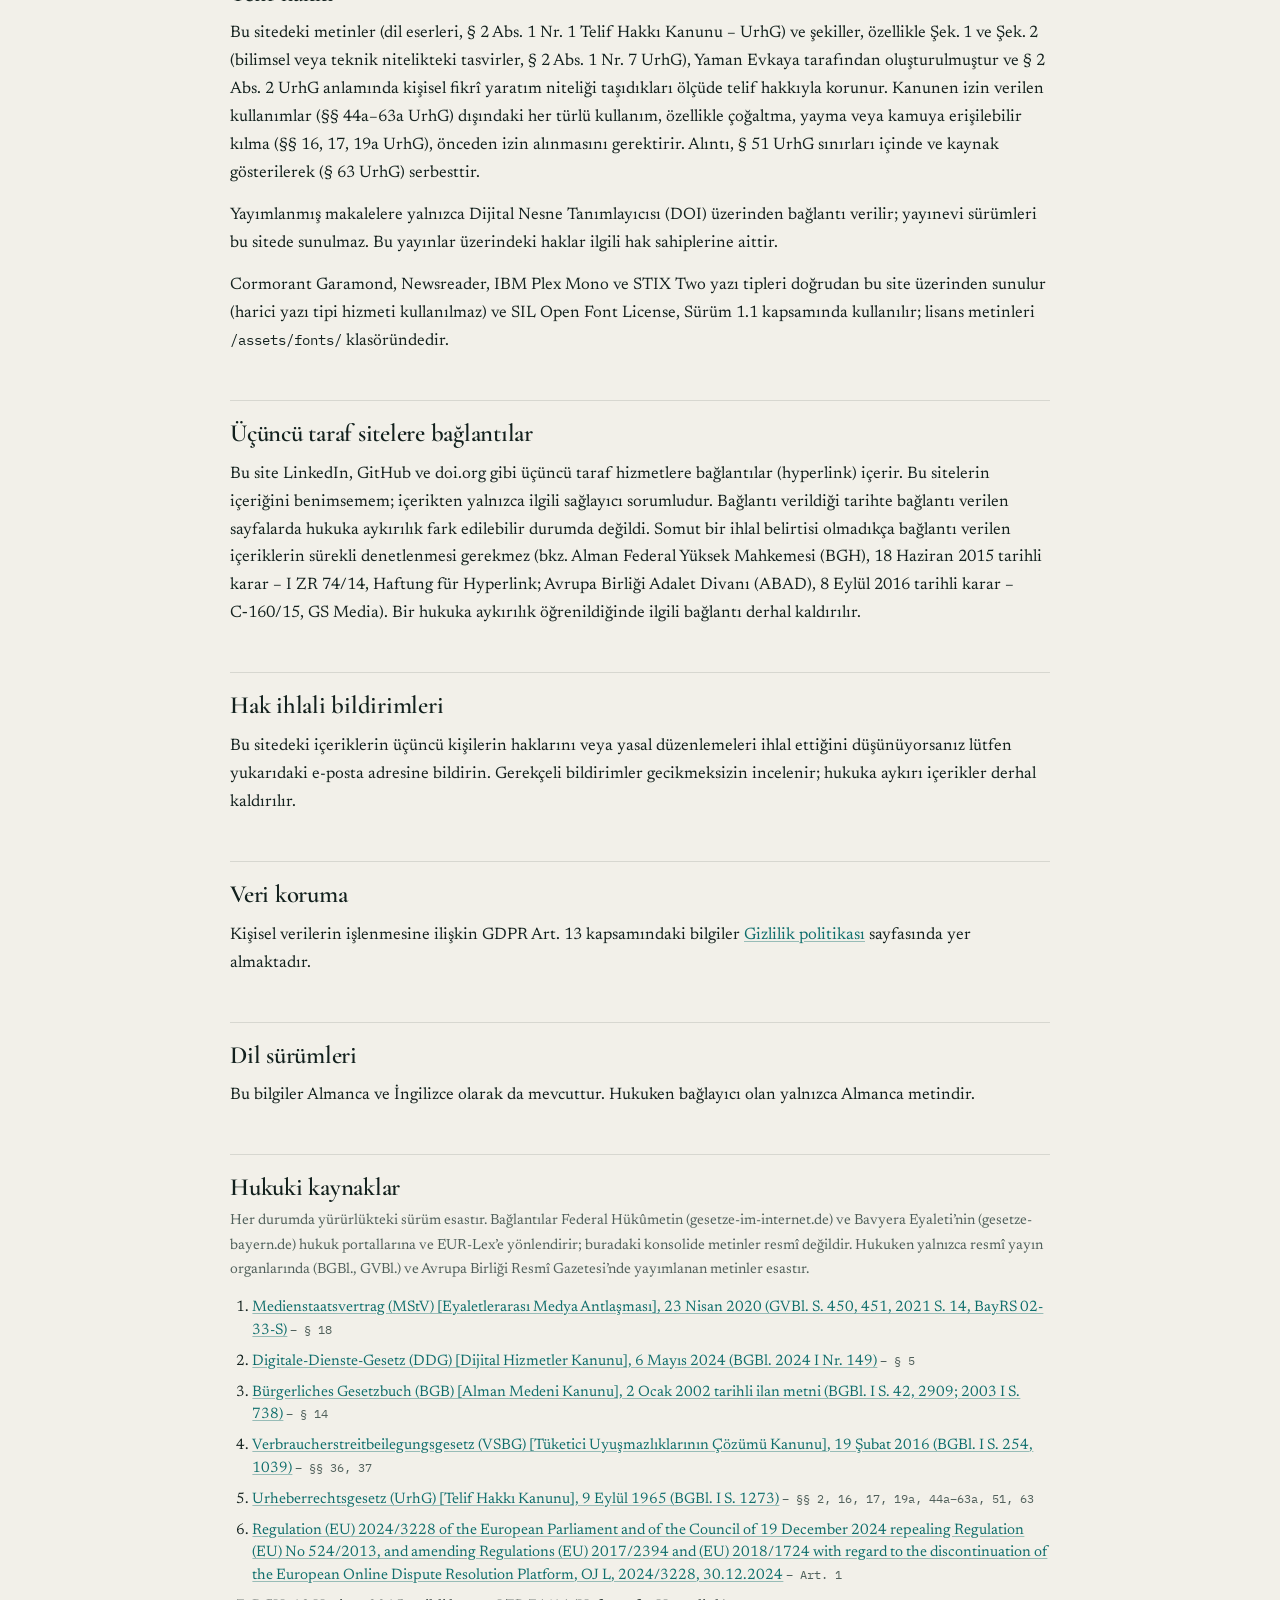
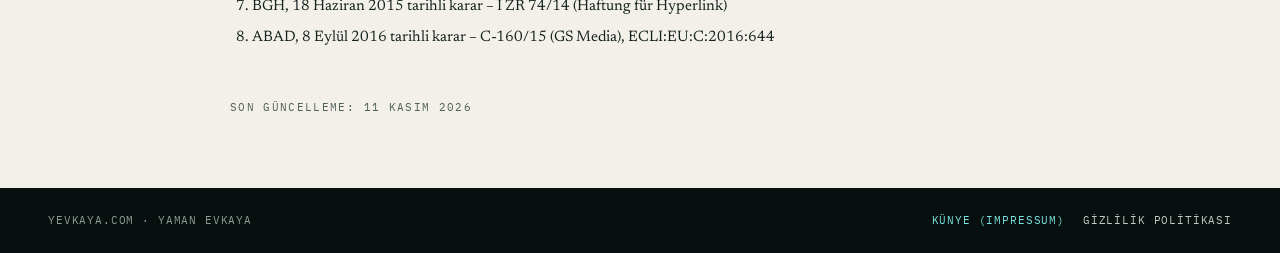
<file: tr/kunye.html>
<!doctype html>
<html lang="tr">
  <head>
    <meta charset="utf-8" />
    <meta name="viewport" content="width=device-width, initial-scale=1" />
    <title>Künye (Impressum) — Yaman Evkaya</title>
    <meta name="description" content="Künye (Impressum) · yevkaya.com" />
    <link rel="canonical" href="https://yevkaya.com/tr/kunye.html" />
    <link rel="alternate" hreflang="en" href="https://yevkaya.com/legal-notice.html" />
    <link rel="alternate" hreflang="tr" href="https://yevkaya.com/tr/kunye.html" />
    <link rel="alternate" hreflang="de" href="https://yevkaya.com/de/impressum.html" />
    <link rel="alternate" hreflang="x-default" href="https://yevkaya.com/legal-notice.html" />
    <meta property="og:locale" content="tr_TR" />
    <link rel="icon" href="../assets/images/favicon.svg" type="image/svg+xml" />
    <link rel="icon" href="../assets/images/favicon-32.png" sizes="32x32" />
    <link rel="stylesheet" href="../styles.css?v=20261111-1" />
    <style>
      body.legal { margin: 0; color: var(--ink); background: var(--paper); }
      .lg-header { position: sticky; top: 0; z-index: 5; display: flex; align-items: center; justify-content: space-between; gap: 16px; height: 72px; padding: 0 clamp(16px, 4vw, 48px); color: #eef6f1; background: #07100e; border-bottom: 1px solid var(--line-dark); }
      .lg-header .wordmark { display: inline-flex; align-items: center; gap: 12px; color: inherit; text-decoration: none; }
      .lg-header .wordmark-mark { display: grid; place-items: center; width: 34px; height: 34px; border: 1px solid rgba(121, 227, 225, 0.5); color: var(--mint); font-family: var(--display); font-size: 0.92rem; letter-spacing: 0.04em; }
      .lg-header .wordmark-text { font-family: var(--display); font-size: 1.12rem; letter-spacing: -0.01em; }
      .lg-tools { display: flex; align-items: center; gap: 22px; }
      .lg-back { color: #b9c7c0; font-family: var(--mono); font-size: 0.66rem; letter-spacing: 0.14em; text-transform: uppercase; text-decoration: none; }
      .lg-back:hover, .lg-back:focus-visible { color: var(--mint); }
      .lg-header .lang-switch { margin: 0; }
      .lg-header .lang-switch a { padding: 5px 8px; color: #eef6f1; font-family: var(--mono); font-size: 0.6rem; letter-spacing: 0.16em; text-decoration: none; opacity: 0.62; }
      .lg-header .lang-switch a:hover, .lg-header .lang-switch a:focus-visible { opacity: 1; }
      .lg-header .lang-switch a[aria-current="page"] { color: #04110e; background: var(--flux); opacity: 1; }
      .lg-main { width: min(820px, calc(100vw - 40px)); margin: 0 auto; padding: clamp(40px, 7vw, 88px) 0 72px; }
      .lg-kicker { margin: 0 0 18px; color: var(--mint-strong); font-family: var(--mono); font-size: 0.68rem; letter-spacing: 0.22em; text-transform: uppercase; }
      .lg-kicker::before { display: inline-block; width: 28px; height: 1px; margin: 0 12px 4px 0; content: ""; background: currentColor; vertical-align: middle; }
      .lg-main h1 { margin: 0 0 14px; font-family: var(--display); font-size: clamp(2.4rem, 5.4vw, 3.6rem); font-weight: 500; letter-spacing: -0.025em; line-height: 1.04; }
      .lg-main .lead { margin: 0 0 8px; color: var(--ink-soft); font-family: var(--text); font-size: 1.08rem; font-style: italic; line-height: 1.55; }
      .lg-note { margin: 22px 0 0; padding: 12px 16px; border-left: 2px solid var(--mint-strong); background: rgba(36, 184, 182, 0.07); color: var(--ink-soft); font-family: var(--text); font-size: 0.96rem; line-height: 1.55; }
      .lg-note a { color: #0f6e6c; }
      .lg-toc { margin: 30px 0 6px; padding: 18px 22px; border: 1px solid rgba(18, 32, 29, 0.14); background: var(--paper-bright); }
      .lg-toc p { margin: 0 0 8px; color: var(--ink-soft); font-family: var(--mono); font-size: 0.66rem; letter-spacing: 0.16em; text-transform: uppercase; }
      .lg-toc ol { margin: 0; padding: 0; columns: 2; column-gap: 28px; list-style: none; }
      .lg-toc li { margin: 0 0 5px; font-family: var(--text); font-size: 0.95rem; line-height: 1.4; break-inside: avoid; }
      .lg-body .lg-toc a { color: var(--ink); text-decoration: none; }
      .lg-body .lg-toc a:hover { color: #0f6e6c; text-decoration: underline; }
      .lg-body h2 { margin: 44px 0 12px; padding-top: 18px; border-top: 1px solid rgba(18, 32, 29, 0.12); font-family: var(--display); font-size: 1.55rem; font-weight: 600; letter-spacing: -0.01em; line-height: 1.2; scroll-margin-top: 90px; }
      .lg-body p, .lg-body li { font-family: var(--text); font-size: 1.04rem; line-height: 1.68; }
      .lg-body p { margin: 0 0 14px; }
      .lg-body p.fine { margin-top: -6px; color: var(--ink-soft); font-size: 0.92rem; }
      .lg-body ul { margin: 0 0 16px; padding-left: 1.2em; }
      .lg-body li { margin: 0 0 6px; }
      .lg-body a { color: #0f6e6c; text-decoration: underline; text-decoration-color: rgba(15, 110, 108, 0.4); text-underline-offset: 2px; overflow-wrap: anywhere; }
      .lg-body a:hover { text-decoration-color: currentColor; }
      .lg-body code { font-family: var(--mono); font-size: 0.86em; }
      .lg-body strong { font-weight: 600; }
      .lg-table-wrap { margin: 6px 0 14px; overflow-x: auto; border: 1px solid rgba(18, 32, 29, 0.16); background: var(--paper-bright); }
      .lg-table { width: 100%; min-width: 720px; border-collapse: collapse; font-family: var(--text); font-size: 0.9rem; line-height: 1.45; }
      .lg-table th { padding: 10px 12px; color: var(--ink-soft); font-family: var(--mono); font-size: 0.6rem; font-weight: 500; letter-spacing: 0.12em; text-align: left; text-transform: uppercase; vertical-align: bottom; border-bottom: 1px solid rgba(18, 32, 29, 0.2); }
      .lg-table td { padding: 10px 12px; vertical-align: top; border-bottom: 1px solid rgba(18, 32, 29, 0.1); }
      .lg-table tr:last-child td { border-bottom: 0; }
      .callout { margin: 18px 0 20px; padding: 16px 20px 4px; border: 1px solid rgba(18, 32, 29, 0.28); border-left: 3px solid var(--mint-strong); background: var(--paper-bright); }
      .lg-sources { margin: 0 0 16px; padding-left: 1.4em; }
      .lg-sources li { margin: 0 0 8px; font-size: 0.95rem; line-height: 1.5; }
      .lg-sources .norm { color: var(--ink-soft); font-family: var(--mono); font-size: 0.78rem; white-space: nowrap; }
      .lg-stand { margin: 48px 0 0; color: var(--ink-soft); font-family: var(--mono); font-size: 0.7rem; letter-spacing: 0.12em; text-transform: uppercase; }
      .lg-footer { display: flex; flex-wrap: wrap; justify-content: space-between; gap: 10px 24px; padding: 24px clamp(16px, 4vw, 48px); color: #8f9d97; background: #07100e; font-family: var(--mono); font-size: 0.66rem; letter-spacing: 0.08em; text-transform: uppercase; }
      .lg-footer a { color: #becac4; text-decoration: none; }
      .lg-footer a:hover, .lg-footer a[aria-current] { color: var(--mint); }
      .lg-footer nav { display: flex; gap: 18px; }
      @media (max-width: 560px) { .lg-header .wordmark-text, .lg-back { display: none; } .lg-toc ol { columns: 1; } }
      @media print { .lg-header, .lg-footer, .lg-toc, .skip-link { display: none !important; } body.legal { background: #fff; } .lg-main { width: auto; padding: 0; } .lg-table { min-width: 0; } }
    </style>
  </head>
  <body class="legal">
    <a class="skip-link" href="#main">İçeriğe geç</a>
    <header class="lg-header">
      <a class="wordmark" href="../tr/" aria-label="Yaman Evkaya">
        <span class="wordmark-mark" aria-hidden="true">YE</span>
        <span class="wordmark-text">Yaman Evkaya</span>
      </a>
      <div class="lg-tools">
        <a class="lg-back" href="../tr/">← Siteye dön</a>
        <div class="lang-switch" aria-label="Dil"><a href="../legal-notice.html" lang="en" hreflang="en">EN</a><a href="../tr/kunye.html" lang="tr" hreflang="tr" aria-current="page">TR</a><a href="../de/impressum.html" lang="de" hreflang="de">DE</a></div>
      </div>
    </header>
    <main class="lg-main" id="main">
      <p class="lg-kicker">Yasal bilgiler</p>
      <h1>Künye (Impressum)</h1>
      <p class="lg-note">Bu metin bilgilendirme amaçlı bir çeviridir; hukuken bağlayıcı olan yalnızca <a href="../de/impressum.html">Almanca metindir</a>. Alman mevzuatına yapılan atıflar orijinal biçimleriyle verilmiştir (Abs. = fıkra, Nr. = bent, Satz = cümle); AB mevzuatına yapılan atıflar “Art. 6(1)(f)” biçimindedir (madde, fıkra, bent).</p>
      <div class="lg-body">
<p class="lead">§ 18 Abs. 1 Eyaletlerarası Medya Antlaşması (Medienstaatsvertrag, MStV) ve – uygulanabildiği ölçüde – § 5 Abs. 1 Dijital Hizmetler Kanunu (Digitale-Dienste-Gesetz, DDG) uyarınca bilgiler</p>

<h2>Hizmet sağlayıcı</h2>
<p>Yaman Evkaya<br />Münih, Almanya</p>
<p class="fine">Site sahibi şu anda taşınma sürecindedir; tebligata elverişli adres, yeni konuta taşınıldıktan hemen sonra buraya eklenecektir. O zamana kadar site sahibine aşağıdaki e-posta adresinden ulaşılabilir.</p>

<h2>İletişim</h2>
<p>E-posta: <a href="mailto:yaman&#64;yevkaya.com">yaman&#64;yevkaya.com</a></p>
<p class="fine">Hızlı elektronik temas ve doğrudan iletişim kurulmasını sağlayan bilgi (§ 5 Abs. 1 Nr. 2 DDG).</p>

<h2>İçerikten sorumlu kişi</h2>
<p>Yaman Evkaya (gönüllü olarak verilen bilgi; iletişim bilgileri yukarıdadır)</p>

<h2>Sitenin niteliği ve hukuki değerlendirme</h2>
<p>yevkaya.com, bir fizikçinin eğitimini, araştırma ilgi alanlarını ve projelerini tanıtan kişisel ve ticari olmayan bir web sitesidir. Site üzerinden ücret karşılığı mal veya hizmet sunulmaz; sitede reklam ve satış ortaklığı (affiliate) bağlantısı bulunmaz.</p>
<p>§ 5 Abs. 1 Nr. 3–8 DDG kapsamındaki bilgiler (yetkili denetim makamı, sicil ve sicil numarası, meslek hukukuna ilişkin bilgiler, KDV veya ekonomik kimlik numarası, tasfiye, görsel-işitsel medya hizmetleri) ilgili koşullar mevcut olmadığından yer almamaktadır.</p>

<h2>Tüketici uyuşmazlıklarının çözümü</h2>
<p>Bu site üzerinden tüketicilerle sözleşme kurulmaz; site sahibi bu bakımdan § 14 Abs. 1 Alman Medeni Kanunu (BGB) anlamında girişimci (Unternehmer) sıfatıyla hareket etmez. Bu nedenle §§ 36, 37 Tüketici Uyuşmazlıklarının Çözümü Kanunu (VSBG) kapsamında bilgilendirme yükümlülüğü bulunmamaktadır.</p>
<p>Avrupa Çevrimiçi Uyuşmazlık Çözümü Platformu’na atıf yapılması gerekmez: Platform kapatılmış ve (AB) 524/2013 sayılı Tüzük, (AB) 2024/3228 sayılı Tüzük’ün 1. maddesiyle 20 Temmuz 2025 tarihinden itibaren yürürlükten kaldırılmıştır.</p>

<h2>Telif hakkı</h2>
<p>Bu sitedeki metinler (dil eserleri, § 2 Abs. 1 Nr. 1 Telif Hakkı Kanunu – UrhG) ve şekiller, özellikle Şek.&#8201;1 ve Şek.&#8201;2 (bilimsel veya teknik nitelikteki tasvirler, § 2 Abs. 1 Nr. 7 UrhG), Yaman Evkaya tarafından oluşturulmuştur ve § 2 Abs. 2 UrhG anlamında kişisel fikrî yaratım niteliği taşıdıkları ölçüde telif hakkıyla korunur. Kanunen izin verilen kullanımlar (§§ 44a–63a UrhG) dışındaki her türlü kullanım, özellikle çoğaltma, yayma veya kamuya erişilebilir kılma (§§ 16, 17, 19a UrhG), önceden izin alınmasını gerektirir. Alıntı, § 51 UrhG sınırları içinde ve kaynak gösterilerek (§ 63 UrhG) serbesttir.</p>
<p>Yayımlanmış makalelere yalnızca Dijital Nesne Tanımlayıcısı (DOI) üzerinden bağlantı verilir; yayınevi sürümleri bu sitede sunulmaz. Bu yayınlar üzerindeki haklar ilgili hak sahiplerine aittir.</p>
<p>Cormorant Garamond, Newsreader, IBM Plex Mono ve STIX Two yazı tipleri doğrudan bu site üzerinden sunulur (harici yazı tipi hizmeti kullanılmaz) ve SIL Open Font License, Sürüm 1.1 kapsamında kullanılır; lisans metinleri <code>/assets/fonts/</code> klasöründedir.</p>

<h2>Üçüncü taraf sitelere bağlantılar</h2>
<p>Bu site LinkedIn, GitHub ve doi.org gibi üçüncü taraf hizmetlere bağlantılar (hyperlink) içerir. Bu sitelerin içeriğini benimsemem; içerikten yalnızca ilgili sağlayıcı sorumludur. Bağlantı verildiği tarihte bağlantı verilen sayfalarda hukuka aykırılık fark edilebilir durumda değildi. Somut bir ihlal belirtisi olmadıkça bağlantı verilen içeriklerin sürekli denetlenmesi gerekmez (bkz. Alman Federal Yüksek Mahkemesi (BGH), 18 Haziran 2015 tarihli karar – I ZR 74/14, Haftung für Hyperlink; Avrupa Birliği Adalet Divanı (ABAD), 8 Eylül 2016 tarihli karar – C‑160/15, GS Media). Bir hukuka aykırılık öğrenildiğinde ilgili bağlantı derhal kaldırılır.</p>

<h2>Hak ihlali bildirimleri</h2>
<p>Bu sitedeki içeriklerin üçüncü kişilerin haklarını veya yasal düzenlemeleri ihlal ettiğini düşünüyorsanız lütfen yukarıdaki e-posta adresine bildirin. Gerekçeli bildirimler gecikmeksizin incelenir; hukuka aykırı içerikler derhal kaldırılır.</p>

<h2>Veri koruma</h2>
<p>Kişisel verilerin işlenmesine ilişkin GDPR Art. 13 kapsamındaki bilgiler <a href="../tr/gizlilik.html">Gizlilik politikası</a> sayfasında yer almaktadır.</p>

<h2>Dil sürümleri</h2>
<p>Bu bilgiler Almanca ve İngilizce olarak da mevcuttur. Hukuken bağlayıcı olan yalnızca Almanca metindir.</p>
<h2 id="src">Hukuki kaynaklar</h2>
<p class="fine">Her durumda yürürlükteki sürüm esastır. Bağlantılar Federal Hükûmetin (gesetze-im-internet.de) ve Bavyera Eyaleti’nin (gesetze-bayern.de) hukuk portallarına ve EUR-Lex’e yönlendirir; buradaki konsolide metinler resmî değildir. Hukuken yalnızca resmî yayın organlarında (BGBl., GVBl.) ve Avrupa Birliği Resmî Gazetesi’nde yayımlanan metinler esastır.</p>
<ol class="lg-sources">
<li><a href="https://www.gesetze-bayern.de/Content/Document/MStV-18" rel="noopener">Medienstaatsvertrag (MStV) [Eyaletlerarası Medya Antlaşması], 23 Nisan 2020 (GVBl. S. 450, 451, 2021 S. 14, BayRS 02-33-S)</a> <span class="norm">– § 18</span></li>
<li><a href="https://www.gesetze-im-internet.de/ddg/__5.html" rel="noopener">Digitale-Dienste-Gesetz (DDG) [Dijital Hizmetler Kanunu], 6 Mayıs 2024 (BGBl. 2024 I Nr. 149)</a> <span class="norm">– § 5</span></li>
<li><a href="https://www.gesetze-im-internet.de/bgb/__14.html" rel="noopener">Bürgerliches Gesetzbuch (BGB) [Alman Medeni Kanunu], 2 Ocak 2002 tarihli ilan metni (BGBl. I S. 42, 2909; 2003 I S. 738)</a> <span class="norm">– § 14</span></li>
<li><a href="https://www.gesetze-im-internet.de/vsbg/__36.html" rel="noopener">Verbraucherstreitbeilegungsgesetz (VSBG) [Tüketici Uyuşmazlıklarının Çözümü Kanunu], 19 Şubat 2016 (BGBl. I S. 254, 1039)</a> <span class="norm">– §§ 36, 37</span></li>
<li><a href="https://www.gesetze-im-internet.de/urhg/BJNR012730965.html" rel="noopener">Urheberrechtsgesetz (UrhG) [Telif Hakkı Kanunu], 9 Eylül 1965 (BGBl. I S. 1273)</a> <span class="norm">– §§ 2, 16, 17, 19a, 44a–63a, 51, 63</span></li>
<li><a href="https://eur-lex.europa.eu/legal-content/EN/TXT/?uri=CELEX:32024R3228" rel="noopener">Regulation (EU) 2024/3228 of the European Parliament and of the Council of 19 December 2024 repealing Regulation (EU) No 524/2013, and amending Regulations (EU) 2017/2394 and (EU) 2018/1724 with regard to the discontinuation of the European Online Dispute Resolution Platform, OJ L, 2024/3228, 30.12.2024</a> <span class="norm">– Art. 1</span></li>
<li>BGH, 18 Haziran 2015 tarihli karar – I ZR 74/14 (Haftung für Hyperlink)</li>
<li>ABAD, 8 Eylül 2016 tarihli karar – C‑160/15 (GS Media), ECLI:EU:C:2016:644</li>
</ol></div>
      <p class="lg-stand">Son güncelleme: 11 Kasım 2026</p>
    </main>
    <footer class="lg-footer">
      <span>yevkaya.com · Yaman Evkaya</span>
      <nav aria-label="Yasal bilgiler"><a href="../tr/kunye.html" aria-current="page">Künye (Impressum)</a><a href="../tr/gizlilik.html">Gizlilik politikası</a></nav>
    </footer>
  </body>
</html>
</file>
<file: styles.css>
/* ===== FONTS (managed; self-hosted, SIL OFL — no third-party requests) ===== */
@font-face { font-family: 'Cormorant Garamond'; src: url('assets/fonts/cormorant-garamond-latin-500-normal.woff2') format('woff2'); font-weight: 500; font-style: normal; font-display: swap; unicode-range: U+0000-00FF,U+0131,U+0152-0153,U+02BB-02BC,U+02C6,U+02DA,U+02DC,U+0304,U+0308,U+0329,U+2000-206F,U+20AC,U+2122,U+2191,U+2193,U+2212,U+2215,U+FEFF,U+FFFD; }
@font-face { font-family: 'Cormorant Garamond'; src: url('assets/fonts/cormorant-garamond-latin-ext-500-normal.woff2') format('woff2'); font-weight: 500; font-style: normal; font-display: swap; unicode-range: U+0100-02BA,U+02BD-02C5,U+02C7-02CC,U+02CE-02D7,U+02DD-02FF,U+0304,U+0308,U+0329,U+1D00-1DBF,U+1E00-1E9F,U+1EF2-1EFF,U+2020,U+20A0-20AB,U+20AD-20C0,U+2113,U+2C60-2C7F,U+A720-A7FF; }
@font-face { font-family: 'Cormorant Garamond'; src: url('assets/fonts/cormorant-garamond-latin-600-normal.woff2') format('woff2'); font-weight: 600; font-style: normal; font-display: swap; unicode-range: U+0000-00FF,U+0131,U+0152-0153,U+02BB-02BC,U+02C6,U+02DA,U+02DC,U+0304,U+0308,U+0329,U+2000-206F,U+20AC,U+2122,U+2191,U+2193,U+2212,U+2215,U+FEFF,U+FFFD; }
@font-face { font-family: 'Cormorant Garamond'; src: url('assets/fonts/cormorant-garamond-latin-ext-600-normal.woff2') format('woff2'); font-weight: 600; font-style: normal; font-display: swap; unicode-range: U+0100-02BA,U+02BD-02C5,U+02C7-02CC,U+02CE-02D7,U+02DD-02FF,U+0304,U+0308,U+0329,U+1D00-1DBF,U+1E00-1E9F,U+1EF2-1EFF,U+2020,U+20A0-20AB,U+20AD-20C0,U+2113,U+2C60-2C7F,U+A720-A7FF; }
@font-face { font-family: 'Cormorant Garamond'; src: url('assets/fonts/cormorant-garamond-latin-500-italic.woff2') format('woff2'); font-weight: 500; font-style: italic; font-display: swap; unicode-range: U+0000-00FF,U+0131,U+0152-0153,U+02BB-02BC,U+02C6,U+02DA,U+02DC,U+0304,U+0308,U+0329,U+2000-206F,U+20AC,U+2122,U+2191,U+2193,U+2212,U+2215,U+FEFF,U+FFFD; }
@font-face { font-family: 'Cormorant Garamond'; src: url('assets/fonts/cormorant-garamond-latin-ext-500-italic.woff2') format('woff2'); font-weight: 500; font-style: italic; font-display: swap; unicode-range: U+0100-02BA,U+02BD-02C5,U+02C7-02CC,U+02CE-02D7,U+02DD-02FF,U+0304,U+0308,U+0329,U+1D00-1DBF,U+1E00-1E9F,U+1EF2-1EFF,U+2020,U+20A0-20AB,U+20AD-20C0,U+2113,U+2C60-2C7F,U+A720-A7FF; }
@font-face { font-family: 'Newsreader'; src: url('assets/fonts/newsreader-latin-wght-normal.woff2') format('woff2'); font-weight: 200 800; font-style: normal; font-display: swap; unicode-range: U+0000-00FF,U+0131,U+0152-0153,U+02BB-02BC,U+02C6,U+02DA,U+02DC,U+0304,U+0308,U+0329,U+2000-206F,U+20AC,U+2122,U+2191,U+2193,U+2212,U+2215,U+FEFF,U+FFFD; }
@font-face { font-family: 'Newsreader'; src: url('assets/fonts/newsreader-latin-ext-wght-normal.woff2') format('woff2'); font-weight: 200 800; font-style: normal; font-display: swap; unicode-range: U+0100-02BA,U+02BD-02C5,U+02C7-02CC,U+02CE-02D7,U+02DD-02FF,U+0304,U+0308,U+0329,U+1D00-1DBF,U+1E00-1E9F,U+1EF2-1EFF,U+2020,U+20A0-20AB,U+20AD-20C0,U+2113,U+2C60-2C7F,U+A720-A7FF; }
@font-face { font-family: 'Newsreader'; src: url('assets/fonts/newsreader-latin-wght-italic.woff2') format('woff2'); font-weight: 200 800; font-style: italic; font-display: swap; unicode-range: U+0000-00FF,U+0131,U+0152-0153,U+02BB-02BC,U+02C6,U+02DA,U+02DC,U+0304,U+0308,U+0329,U+2000-206F,U+20AC,U+2122,U+2191,U+2193,U+2212,U+2215,U+FEFF,U+FFFD; }
@font-face { font-family: 'Newsreader'; src: url('assets/fonts/newsreader-latin-ext-wght-italic.woff2') format('woff2'); font-weight: 200 800; font-style: italic; font-display: swap; unicode-range: U+0100-02BA,U+02BD-02C5,U+02C7-02CC,U+02CE-02D7,U+02DD-02FF,U+0304,U+0308,U+0329,U+1D00-1DBF,U+1E00-1E9F,U+1EF2-1EFF,U+2020,U+20A0-20AB,U+20AD-20C0,U+2113,U+2C60-2C7F,U+A720-A7FF; }
@font-face { font-family: 'IBM Plex Mono'; src: url('assets/fonts/ibm-plex-mono-latin-400-normal.woff2') format('woff2'); font-weight: 400; font-style: normal; font-display: swap; unicode-range: U+0000-00FF,U+0131,U+0152-0153,U+02BB-02BC,U+02C6,U+02DA,U+02DC,U+0304,U+0308,U+0329,U+2000-206F,U+20AC,U+2122,U+2191,U+2193,U+2212,U+2215,U+FEFF,U+FFFD; }
@font-face { font-family: 'IBM Plex Mono'; src: url('assets/fonts/ibm-plex-mono-latin-ext-400-normal.woff2') format('woff2'); font-weight: 400; font-style: normal; font-display: swap; unicode-range: U+0100-02BA,U+02BD-02C5,U+02C7-02CC,U+02CE-02D7,U+02DD-02FF,U+0304,U+0308,U+0329,U+1D00-1DBF,U+1E00-1E9F,U+1EF2-1EFF,U+2020,U+20A0-20AB,U+20AD-20C0,U+2113,U+2C60-2C7F,U+A720-A7FF; }
@font-face { font-family: 'IBM Plex Mono'; src: url('assets/fonts/ibm-plex-mono-latin-500-normal.woff2') format('woff2'); font-weight: 500; font-style: normal; font-display: swap; unicode-range: U+0000-00FF,U+0131,U+0152-0153,U+02BB-02BC,U+02C6,U+02DA,U+02DC,U+0304,U+0308,U+0329,U+2000-206F,U+20AC,U+2122,U+2191,U+2193,U+2212,U+2215,U+FEFF,U+FFFD; }
@font-face { font-family: 'IBM Plex Mono'; src: url('assets/fonts/ibm-plex-mono-latin-ext-500-normal.woff2') format('woff2'); font-weight: 500; font-style: normal; font-display: swap; unicode-range: U+0100-02BA,U+02BD-02C5,U+02C7-02CC,U+02CE-02D7,U+02DD-02FF,U+0304,U+0308,U+0329,U+1D00-1DBF,U+1E00-1E9F,U+1EF2-1EFF,U+2020,U+20A0-20AB,U+20AD-20C0,U+2113,U+2C60-2C7F,U+A720-A7FF; }
@font-face { font-family: 'STIX Two Text'; src: url('assets/fonts/stix-two-text-latin-400-normal.woff2') format('woff2'); font-weight: 400; font-style: normal; font-display: swap; unicode-range: U+0000-00FF,U+0131,U+0152-0153,U+02BB-02BC,U+02C6,U+02DA,U+02DC,U+0304,U+0308,U+0329,U+2000-206F,U+20AC,U+2122,U+2191,U+2193,U+2212,U+2215,U+FEFF,U+FFFD; }
@font-face { font-family: 'STIX Two Text'; src: url('assets/fonts/stix-two-text-latin-ext-400-normal.woff2') format('woff2'); font-weight: 400; font-style: normal; font-display: swap; unicode-range: U+0100-02BA,U+02BD-02C5,U+02C7-02CC,U+02CE-02D7,U+02DD-02FF,U+0304,U+0308,U+0329,U+1D00-1DBF,U+1E00-1E9F,U+1EF2-1EFF,U+2020,U+20A0-20AB,U+20AD-20C0,U+2113,U+2C60-2C7F,U+A720-A7FF; }
@font-face { font-family: 'STIX Two Text'; src: url('assets/fonts/stix-two-text-greek-400-normal.woff2') format('woff2'); font-weight: 400; font-style: normal; font-display: swap; unicode-range: U+0370-0377,U+037A-037F,U+0384-038A,U+038C,U+038E-03A1,U+03A3-03FF; }
@font-face { font-family: 'STIX Two Text'; src: url('assets/fonts/stix-two-text-latin-400-italic.woff2') format('woff2'); font-weight: 400; font-style: italic; font-display: swap; unicode-range: U+0000-00FF,U+0131,U+0152-0153,U+02BB-02BC,U+02C6,U+02DA,U+02DC,U+0304,U+0308,U+0329,U+2000-206F,U+20AC,U+2122,U+2191,U+2193,U+2212,U+2215,U+FEFF,U+FFFD; }
@font-face { font-family: 'STIX Two Text'; src: url('assets/fonts/stix-two-text-latin-ext-400-italic.woff2') format('woff2'); font-weight: 400; font-style: italic; font-display: swap; unicode-range: U+0100-02BA,U+02BD-02C5,U+02C7-02CC,U+02CE-02D7,U+02DD-02FF,U+0304,U+0308,U+0329,U+1D00-1DBF,U+1E00-1E9F,U+1EF2-1EFF,U+2020,U+20A0-20AB,U+20AD-20C0,U+2113,U+2C60-2C7F,U+A720-A7FF; }
@font-face { font-family: 'STIX Two Text'; src: url('assets/fonts/stix-two-text-greek-400-italic.woff2') format('woff2'); font-weight: 400; font-style: italic; font-display: swap; unicode-range: U+0370-0377,U+037A-037F,U+0384-038A,U+038C,U+038E-03A1,U+03A3-03FF; }
@font-face { font-family: 'STIX Two Math'; src: url('assets/fonts/stix-two-math-subset.woff2') format('woff2'); font-weight: 400; font-style: normal; font-display: swap; }
/* ===== END FONTS ===== */
:root {
  --ink: #12201d;
  --ink-soft: #50605b;
  --paper: #f2f0e9;
  --paper-bright: #fbfaf5;
  --night: #08110f;
  --night-soft: #10201c;
  --mint: #79e3e1;
  --mint-strong: #24b8b6;
  --line: rgba(18, 32, 29, 0.17);
  --line-dark: rgba(220, 245, 231, 0.17);
  --shell: min(1240px, calc(100vw - 48px));
  --radius: 4px;
  --ease: cubic-bezier(0.2, 0.75, 0.2, 1);
  --serif: "Times New Roman", Tinos, "Liberation Serif", "Nimbus Roman", Georgia, serif;
}

* { box-sizing: border-box; }

html { scroll-behavior: smooth; }

body {
  margin: 0;
  color: var(--ink);
  background: var(--paper);
  font-family: var(--serif);
  font-size: 16px;
  line-height: 1.62;
  text-rendering: optimizeLegibility;
}

body.menu-open { overflow: hidden; }
body.dialog-open { overflow: hidden; }

img { display: block; max-width: 100%; }
a { color: inherit; }
button, a { -webkit-tap-highlight-color: transparent; }
button, input, textarea, select { font: inherit; }

.shell { width: var(--shell); margin-inline: auto; }
.section { padding: 132px 0; }
.section-dark { color: #e8f2ec; background: var(--night); }
.section-paper { background: var(--paper-bright); }

.sr-only {
  position: absolute;
  width: 1px;
  height: 1px;
  padding: 0;
  margin: -1px;
  overflow: hidden;
  clip: rect(0, 0, 0, 0);
  white-space: nowrap;
  border: 0;
}

.skip-link {
  position: fixed;
  z-index: 1000;
  top: 12px;
  left: 12px;
  padding: 10px 16px;
  color: var(--night);
  background: var(--mint);
  transform: translateY(-150%);
}
.skip-link:focus { transform: translateY(0); }

.page-progress {
  position: fixed;
  z-index: 1000;
  inset: 0 0 auto;
  height: 2px;
  background: transparent;
}
.page-progress span { display: block; width: 0; height: 100%; background: var(--mint-strong); }

.site-header {
  position: fixed;
  z-index: 100;
  top: 0;
  left: 0;
  display: flex;
  width: 100%;
  height: 80px;
  align-items: center;
  justify-content: space-between;
  padding: 0 max(24px, calc((100vw - 1240px) / 2));
  color: #ecf4ef;
  transition: background 250ms ease, height 250ms ease, border-color 250ms ease;
}
.site-header.scrolled {
  height: 66px;
  border-bottom: 1px solid var(--line-dark);
  background: rgba(8, 17, 15, 0.88);
  backdrop-filter: blur(16px);
}

.wordmark {
  display: inline-flex;
  align-items: center;
  gap: 12px;
  text-decoration: none;
  font-size: 0.84rem;
  font-weight: 650;
  letter-spacing: 0.04em;
}
.wordmark-mark {
  display: grid;
  width: 34px;
  height: 34px;
  place-items: center;
  border: 1px solid rgba(121, 227, 225, 0.42);
  color: var(--mint);
  font-family: var(--serif);
  font-size: 0.78rem;
}
.site-nav { display: flex; align-items: center; gap: 30px; }
.site-nav a {
  position: relative;
  text-decoration: none;
  font-size: 0.78rem;
  letter-spacing: 0.05em;
  opacity: 0.8;
}
.site-nav a::after {
  position: absolute;
  right: 0;
  bottom: -8px;
  left: 0;
  height: 1px;
  content: "";
  background: var(--mint);
  transform: scaleX(0);
  transform-origin: right;
  transition: transform 220ms ease;
}
.site-nav a:hover::after, .site-nav a:focus-visible::after { transform: scaleX(1); transform-origin: left; }
.site-nav a:hover, .site-nav a:focus-visible { opacity: 1; }
.site-nav .nav-cta {
  padding: 9px 15px;
  border: 1px solid rgba(121, 227, 225, 0.34);
  opacity: 1;
}
.site-nav .nav-cta::after { display: none; }
.menu-toggle { display: none; }

.hero {
  position: relative;
  min-height: 100svh;
  overflow: hidden;
  color: #eef6f1;
  background:
    radial-gradient(circle at 72% 25%, rgba(80, 170, 119, 0.13), transparent 28%),
    linear-gradient(135deg, #07100e 0%, #0b1814 58%, #08110f 100%);
}
.hero::after {
  position: absolute;
  inset: 0;
  pointer-events: none;
  content: "";
  opacity: 0.22;
  background-image: linear-gradient(rgba(255,255,255,0.026) 1px, transparent 1px), linear-gradient(90deg, rgba(255,255,255,0.026) 1px, transparent 1px);
  background-size: 56px 56px;
  mask-image: linear-gradient(to bottom, #000, transparent 86%);
}
.lattice-canvas { position: absolute; z-index: 0; inset: 0; width: 100%; height: 100%; opacity: 0.45; }
.lattice-dots { position: absolute; z-index: 0; inset: 0; overflow: hidden; pointer-events: none; }
.lattice-dots span { position: absolute; left: -2.1px; top: -2.1px; width: 4.2px; height: 4.2px; border-radius: 50%; background: rgba(88, 215, 212, 0.8); will-change: transform; }
.hero-grid {
  position: relative;
  z-index: 2;
  display: grid;
  min-height: calc(100svh - 96px);
  align-items: center;
  gap: clamp(32px, 3vw, 48px);
  grid-template-columns: repeat(2, minmax(0, 1fr));
  padding-top: 118px;
  padding-bottom: 70px;
}
.hero-copy { max-width: 820px; }
.eyebrow, .kicker {
  margin: 0 0 24px;
  color: var(--mint-strong);
  font-size: 0.72rem;
  font-weight: 700;
  letter-spacing: 0.16em;
  text-transform: uppercase;
}
.eyebrow {
  display: grid;
  align-items: center;
  gap: 6px 14px;
  grid-template-columns: 28px auto;
  margin-bottom: 30px;
  letter-spacing: 0;
  text-transform: none;
}
.eyebrow span { display: inline-block; width: 28px; height: 1px; background: currentColor; }
.eyebrow strong {
  color: #eaf5ef;
  font-size: clamp(2.55rem, 4vw, 4.65rem);
  font-weight: 400;
  letter-spacing: -0.045em;
  line-height: 0.94;
}
.eyebrow small {
  grid-column: 2;
  color: var(--mint-strong);
  font-size: clamp(0.98rem, 1.25vw, 1.2rem);
  font-weight: 400;
  letter-spacing: 0.055em;
  line-height: 1.3;
}
.hero h1 {
  max-width: 850px;
  margin: 0;
  font-family: var(--serif);
  font-size: clamp(3rem, 5.2vw, 5.65rem);
  font-weight: 400;
  letter-spacing: -0.052em;
  line-height: 0.97;
}
.hero h1 em { color: var(--mint); font-style: italic; }
.hero-intro {
  max-width: 800px;
  margin: 32px 0 0;
  color: rgba(234, 245, 238, 0.73);
  font-size: clamp(0.92rem, 1.05vw, 1.05rem);
  line-height: 1.66;
}
.hero-actions, .contact-actions { display: flex; flex-wrap: wrap; gap: 12px; margin-top: 36px; }
.button {
  display: inline-flex;
  min-height: 50px;
  align-items: center;
  justify-content: center;
  gap: 18px;
  padding: 13px 20px;
  border: 1px solid transparent;
  text-decoration: none;
  font-size: 0.82rem;
  font-weight: 700;
  letter-spacing: 0.03em;
  transition: transform 180ms ease, background 180ms ease, color 180ms ease;
}
.button:hover, .button:focus-visible { transform: translateY(-2px); }
.button-primary { color: var(--night); background: var(--mint); }
.button-primary:hover, .button-primary:focus-visible { background: #d0f9df; }
.button-ghost { border-color: rgba(220, 245, 231, 0.28); color: inherit; background: transparent; }
.button-ghost:hover, .button-ghost:focus-visible { border-color: var(--mint); color: var(--mint); }
.availability {
  display: flex;
  align-items: center;
  gap: 10px;
  margin-top: 30px;
  color: rgba(234, 245, 238, 0.58);
  font-size: 0.75rem;
}
.signal-dot {
  display: inline-block;
  width: 7px;
  height: 7px;
  border-radius: 50%;
  background: var(--mint-strong);
  box-shadow: 0 0 0 5px rgba(36, 184, 182, 0.1);
  animation: signal 2.4s ease-in-out infinite;
}
@keyframes signal { 50% { box-shadow: 0 0 0 9px rgba(36, 184, 182, 0.03); } }

.hero-theory-visual { position: relative; width: 100%; max-width: 660px; margin: 0; justify-self: end; }
.theory-panel { margin: 0; }
.diagram-header { margin-bottom: 22px; }
.diagram-eyebrow { margin: 0 0 8px; color: #79bcb0; font-size: 0.73rem; letter-spacing: 0.13em; text-transform: uppercase; }
.diagram-header h3 { margin: 0; color: #dfede3; font-size: clamp(1.35rem, 1.8vw, 1.7rem); font-weight: 400; letter-spacing: -0.015em; line-height: 1.15; }
.diagram-context { margin: 7px 0 0; color: #95b3a4; font-size: 0.87rem; line-height: 1.4; }

.diagram-note { margin: 14px 0 0; color: #91ad9e; font-size: 0.79rem; line-height: 1.5; }
.holography-panel { margin-top: 30px; padding-top: 25px; border-top: 1px solid rgba(145, 199, 181, 0.2); }
.holography-panel .diagram-header { margin-bottom: 22px; }
.ads-diagram { width: 100%; height: auto; }
.holography-caption { margin: 0; text-align: center; }
.diagram-formula { margin: 3px 0 0; color: #d7ebdf; font-size: clamp(1.15rem, 1.6vw, 1.4rem); line-height: 1.4; }
.diagram-formula sub { font-size: 0.64em; }
.math-scripts { display: inline-grid; margin-left: 0.06em; margin-right: 0.05em; vertical-align: middle; line-height: 1; text-align: left; transform: translateY(-0.06em); }
.math-scripts sup, .math-scripts sub { position: static; font-size: 0.56em; line-height: 1; }
.holography-caption .diagram-note { margin-top: 8px; }
.diagram-references { display: flex; flex-wrap: wrap; justify-content: space-between; gap: 8px 16px; margin-top: 23px; padding-top: 15px; border-top: 1px solid rgba(145, 199, 181, 0.12); }
.diagram-references a { color: #83a799; font-size: 0.73rem; text-decoration: none; text-underline-offset: 4px; transition: color 180ms ease; }
.diagram-references a:hover, .diagram-references a:focus-visible { color: var(--mint); text-decoration: underline; }

.profile-heading h2, .profile-detail h2, .section-heading h2, .direction h2, .contact h2 {
  margin: 0;
  font-family: var(--serif);
  font-size: clamp(2.4rem, 4.8vw, 5rem);
  font-weight: 400;
  letter-spacing: -0.045em;
  line-height: 1.03;
}
.profile-heading {
  display: grid;
  align-items: end;
  gap: 56px;
  grid-template-columns: minmax(0, 1.25fr) minmax(280px, 0.75fr);
  margin-bottom: 64px;
}
.profile-heading h2 { max-width: 850px; }
.profile-heading > p { max-width: 470px; margin: 0 0 6px; color: var(--ink-soft); }
.profile-cards { display: grid; gap: 22px; grid-template-columns: repeat(2, 1fr); }
.profile-card {
  position: relative;
  display: flex;
  min-height: 330px;
  flex-direction: column;
  padding: clamp(32px, 4vw, 52px);
  overflow: hidden;
  border: 1px solid var(--line);
  text-decoration: none;
  background: var(--paper-bright);
  transition: border-color 220ms ease, box-shadow 220ms ease, transform 220ms var(--ease);
}
.profile-card::before { position: absolute; top: 0; right: 0; left: 0; height: 3px; content: ""; background: var(--mint-strong); transform: scaleX(0); transform-origin: left; transition: transform 220ms var(--ease); }
.profile-card:hover, .profile-card:focus-visible { border-color: rgba(36,184,182,0.5); box-shadow: 0 18px 52px rgba(8,17,15,0.1); outline: 0; transform: translateY(-3px); }
.profile-card:hover::before, .profile-card:focus-visible::before { transform: scaleX(1); }
.profile-card-index { color: #72817b; font-family: var(--serif); font-size: 0.65rem; letter-spacing: 0.08em; text-transform: uppercase; }
.profile-card h3 { max-width: 520px; margin: 36px 0 16px; font-family: var(--serif); font-size: clamp(1.75rem, 2.8vw, 2.75rem); font-weight: 400; letter-spacing: -0.035em; line-height: 1.06; }
.profile-card p { max-width: 540px; margin: 0; color: var(--ink-soft); font-size: 0.9rem; }
.profile-card-link { display: flex; align-items: center; gap: 10px; margin-top: auto; padding-top: 34px; color: #167f7d; font-size: 0.74rem; font-weight: 700; }
.profile-card-link span { transition: transform 180ms ease; }
.profile-card:hover .profile-card-link span { transform: translateY(3px); }

.section-heading {
  display: flex;
  align-items: end;
  justify-content: space-between;
  gap: 32px;
  margin-bottom: 64px;
}
.section-heading h2 { max-width: 850px; font-size: clamp(2.5rem, 4.5vw, 4.5rem); }
.heading-note { max-width: 300px; margin: 0; color: var(--ink-soft); font-size: 0.88rem; }
.direction-copy .lead { margin: 0 0 28px; color: #f1f5f2; font-family: var(--serif); font-size: 1.45rem; line-height: 1.55; }
.text-link {
  display: inline-flex;
  align-items: center;
  gap: 10px;
  border-bottom: 1px solid currentColor;
  text-decoration: none;
  font-size: 0.78rem;
  font-weight: 700;
  letter-spacing: 0.03em;
}
.section-dark .text-link { color: var(--mint); }
.text-link:hover span, .text-link:focus-visible span { transform: translate(2px, -2px); }
.text-link span { transition: transform 180ms ease; }

.project-list { display: grid; gap: 22px; grid-template-columns: repeat(2, 1fr); background: transparent; }
.project {
  position: relative;
  display: block;
  min-width: 0;
  overflow: hidden;
  border: 1px solid var(--line);
  background: var(--paper);
  transition: background 220ms ease, box-shadow 220ms ease, transform 220ms var(--ease);
}
.project::before { position: absolute; top: 0; right: 0; left: 0; height: 3px; content: ""; background: var(--mint-strong); transform: scaleX(0); transform-origin: left; transition: transform 240ms var(--ease); }
.project:hover, .project:focus-within { z-index: 2; border-color: rgba(36,184,182,0.42); background: var(--paper-bright); box-shadow: 0 16px 50px rgba(8, 17, 15, 0.1); transform: translateY(-3px); }
.project:hover::before, .project:focus-within::before { transform: scaleX(1); }
.project-card-trigger { position: absolute; z-index: 3; inset: 0; border: 0; cursor: pointer; background: transparent; }
.project-card-trigger:focus-visible { outline: 2px solid var(--mint-strong); outline-offset: -4px; }
.project-body { display: flex; min-height: 340px; flex-direction: column; align-items: flex-start; padding: clamp(32px, 4vw, 52px); }
.project-meta { display: flex; width: 100%; justify-content: space-between; gap: 18px; color: #74817c; font-family: var(--serif); font-size: 0.64rem; letter-spacing: 0.06em; text-transform: uppercase; }
.project h3 { max-width: 600px; margin: 24px 0 15px; font-family: var(--serif); font-size: clamp(1.35rem, 2vw, 1.9rem); font-weight: 400; letter-spacing: -0.025em; line-height: 1.12; }
.project p { max-width: 590px; margin: 0; color: var(--ink-soft); font-size: 0.92rem; }
.project-open { display: inline-flex; align-items: center; gap: 10px; margin-top: auto; padding-top: 28px; color: #167f7d; font-size: 0.74rem; font-weight: 700; letter-spacing: 0.03em; }
.project-open span { transition: transform 180ms ease; }
.project:hover .project-open span, .project:focus-within .project-open span { transform: translate(2px, -2px); }
.tags { display: flex; flex-wrap: wrap; gap: 7px; margin: 26px 0 30px; }
.tags span { padding: 5px 9px; border: 1px solid var(--line); color: #596762; font-size: 0.63rem; }

.project-dialog {
  width: min(1120px, calc(100vw - 40px));
  max-width: none;
  max-height: min(90vh, 900px);
  padding: 0;
  overflow: auto;
  border: 1px solid rgba(121, 227, 225, 0.34);
  color: var(--ink);
  background: var(--paper-bright);
  box-shadow: 0 34px 100px rgba(0, 0, 0, 0.42);
}
.project-dialog::backdrop { background: rgba(3, 10, 8, 0.76); backdrop-filter: blur(7px); }
.project-dialog[open] { animation: dialog-in 240ms var(--ease); }
@keyframes dialog-in { from { opacity: 0; transform: translateY(18px) scale(0.985); } }
.dialog-close {
  position: sticky;
  z-index: 5;
  top: 16px;
  float: right;
  width: 42px;
  height: 42px;
  margin: 16px 16px -58px 0;
  border: 1px solid rgba(121, 227, 225, 0.35);
  color: #eef6f1;
  cursor: pointer;
  background: rgba(8, 17, 15, 0.92);
  font-size: 1.6rem;
  line-height: 1;
}
.dialog-close:hover, .dialog-close:focus-visible { color: var(--mint); border-color: var(--mint); }
.dialog-project { display: grid; min-height: 680px; grid-template-columns: minmax(330px, 0.86fr) minmax(0, 1.14fr); }
.dialog-visual { position: relative; min-height: 100%; background: var(--night); }
.dialog-visual img { width: 100%; height: 100%; min-height: 680px; padding: 28px 28px 64px; object-fit: contain; opacity: 0.92; }
.dialog-visual-photo img { padding: 0; object-fit: cover; opacity: 0.86; }
.dialog-visual::after { position: absolute; inset: 0; content: ""; pointer-events: none; background: linear-gradient(to top, rgba(8,17,15,0.85), transparent 18%); }
.dialog-visual-photo::after { background: linear-gradient(to top, rgba(8,17,15,0.8), transparent 42%); }
.dialog-visual p { position: absolute; z-index: 2; right: 26px; bottom: 22px; left: 26px; margin: 0; color: rgba(238,246,241,0.74); font-family: var(--serif); font-size: 0.62rem; letter-spacing: 0.04em; text-transform: uppercase; }
.dialog-copy { padding: clamp(44px, 5vw, 76px); }
.dialog-copy h2 { margin: 27px 0 22px; font-family: var(--serif); font-size: clamp(2rem, 3.3vw, 3.55rem); font-weight: 400; letter-spacing: -0.04em; line-height: 1.03; }
.dialog-abstract { margin: 0; color: #30413b; font-family: var(--serif); font-size: 1.08rem; line-height: 1.58; }
.project-facts { margin: 34px 0 0; }
.project-facts div { display: grid; gap: 18px; grid-template-columns: 112px 1fr; padding: 16px 0; border-top: 1px solid var(--line); }
.project-facts dt { color: #167f7d; font-size: 0.69rem; font-weight: 700; letter-spacing: 0.05em; text-transform: uppercase; }
.project-facts dd { margin: 0; color: var(--ink-soft); font-size: 0.84rem; }
.dialog-actions { display: flex; align-items: center; flex-wrap: wrap; gap: 24px; }
.button-dialog { color: #eef6f1; background: var(--night-soft); }
.button-dialog:hover, .button-dialog:focus-visible { color: var(--night); background: var(--mint); }

.profile-detail-grid { display: grid; align-items: start; gap: clamp(56px, 8vw, 110px); grid-template-columns: minmax(300px, 0.82fr) minmax(0, 1.18fr); }
.profile-detail-heading { position: sticky; top: 108px; }
.profile-detail h2 { font-size: clamp(2.6rem, 4.5vw, 4.7rem); }
.detail-lead { max-width: 620px; margin: 30px 0 0; color: var(--ink-soft); font-family: var(--serif); font-size: 1.14rem; line-height: 1.6; }
.section-dark .detail-lead { color: rgba(232,246,237,0.68); }
.detail-panels { display: grid; grid-template-columns: repeat(2, 1fr); border-top: 1px solid var(--line); border-left: 1px solid var(--line); }
.detail-panel { min-height: 410px; padding: clamp(28px, 3.5vw, 42px); border-right: 1px solid var(--line); border-bottom: 1px solid var(--line); }
.detail-panel > span { color: #167f7d; font-family: var(--serif); font-size: 0.65rem; letter-spacing: 0.08em; text-transform: uppercase; }
.detail-panel h3, .capability-list h3 { margin: 44px 0 16px; font-family: var(--serif); font-size: 1.6rem; font-weight: 400; line-height: 1.15; }
.detail-panel p { margin: 0; color: var(--ink-soft); font-size: 0.88rem; }
.detail-panel ul { margin: 28px 0 0; padding: 0; list-style: none; }
.detail-panel li { padding: 10px 0; border-top: 1px solid var(--line); color: #394842; font-size: 0.78rem; }
.detail-panels-ai { grid-template-columns: 1fr; }
.detail-panels-ai .detail-panel { min-height: 220px; }
.detail-panels-ai .detail-panel h3 { margin-top: 24px; }
.capability-list { border-top: 1px solid var(--line-dark); }
.capability-list article { display: grid; gap: 24px; grid-template-columns: 48px 1fr; padding: 24px 0; border-bottom: 1px solid var(--line-dark); }
.capability-list article > span { color: var(--mint-strong); font-family: var(--serif); font-size: 0.7rem; }
.capability-list h3 { margin: 0 0 8px; color: #f0f6f2; }
.capability-list p { margin: 0; color: rgba(232,246,237,0.6); font-size: 0.88rem; }

.direction-grid { display: grid; align-items: center; gap: 70px; grid-template-columns: 0.82fr 1.18fr; }
.direction-copy > p:last-child { color: rgba(232,246,237,0.6); }
.direction-map { position: relative; min-height: 540px; }
.direction-map svg { position: absolute; inset: 0; width: 100%; height: 100%; }
.direction-map path { fill: none; stroke: rgba(121,227,225,0.25); stroke-dasharray: 4 6; }
.map-core, .map-node { position: absolute; z-index: 2; display: flex; flex-direction: column; border: 1px solid var(--line-dark); background: rgba(13,29,24,0.92); backdrop-filter: blur(8px); }
.map-core { top: 50%; left: 50%; width: 190px; min-height: 110px; justify-content: center; padding: 20px; border-color: rgba(121,227,225,0.5); transform: translate(-50%, -50%); }
.map-node { width: 175px; min-height: 84px; padding: 14px; }
.map-core span, .map-node span { color: var(--mint-strong); font-size: 0.55rem; letter-spacing: 0.12em; text-transform: uppercase; }
.map-core strong, .map-node strong { margin-top: 5px; font-family: var(--serif); font-size: 0.92rem; font-weight: 400; line-height: 1.25; }
.node-a { top: 20px; left: 0; }
.node-b { top: 30px; right: 0; }
.node-c { bottom: 22px; left: 0; }
.node-d { right: 0; bottom: 16px; }

.contact { padding-top: 70px; background: var(--paper-bright); }
.contact-card { padding: clamp(40px, 8vw, 100px); color: #edf6f0; background: var(--night-soft); }
.contact-card h2 { max-width: 900px; }
.contact-card > p:not(.kicker) { max-width: 700px; margin: 28px 0 0; color: rgba(232,246,237,0.63); }
.contact-meta { display: flex; flex-wrap: wrap; gap: 26px; margin-top: 48px; padding-top: 18px; border-top: 1px solid var(--line-dark); color: rgba(232,246,237,0.42); font-family: var(--serif); font-size: 0.64rem; text-transform: uppercase; }

.site-footer { padding: 34px 0; color: #becac4; background: var(--night); }
.footer-grid { display: grid; align-items: center; gap: 28px; grid-template-columns: 1fr 1fr auto; }
.footer-grid > div { display: flex; flex-direction: column; font-size: 0.7rem; }
.footer-grid strong { color: #f0f5f1; font-family: var(--serif); font-size: 0.95rem; font-weight: 400; }
.footer-grid > div:nth-child(2) { align-items: center; }
.footer-grid a { color: var(--mint); font-size: 0.72rem; text-decoration: none; }

.js .reveal { opacity: 0; transform: translateY(20px); transition: opacity 700ms var(--ease), transform 700ms var(--ease); }
.js .reveal.visible { opacity: 1; transform: translateY(0); }

@media (max-width: 1040px) {
  .hero-grid { gap: 48px; grid-template-columns: minmax(0, 1.08fr) minmax(320px, 0.92fr); }
  .hero h1 { font-size: clamp(3rem, 6.2vw, 5rem); }
  .profile-detail-grid, .direction-grid { grid-template-columns: 1fr; }
  .profile-detail-heading { position: static; max-width: 820px; }
  .dialog-project { grid-template-columns: 0.8fr 1.2fr; }
}

@media (max-width: 820px) {
  :root { --shell: min(100% - 32px, 680px); }
  .section { padding: 92px 0; }
  .site-header { height: 68px; padding: 0 16px; }
  .menu-open .site-header { backdrop-filter: none; }
  .menu-toggle {
    position: relative;
    z-index: 102;
    display: flex;
    width: 42px;
    height: 42px;
    flex-direction: column;
    align-items: center;
    justify-content: center;
    gap: 5px;
    border: 1px solid var(--line-dark);
    color: inherit;
    background: transparent;
  }
  .menu-toggle span:not(.sr-only) { width: 18px; height: 1px; background: currentColor; transition: transform 180ms ease, opacity 180ms ease; }
  .menu-open .menu-toggle span:nth-child(1) { transform: translateY(6px) rotate(45deg); }
  .menu-open .menu-toggle span:nth-child(2) { opacity: 0; }
  .menu-open .menu-toggle span:nth-child(3) { transform: translateY(-6px) rotate(-45deg); }
  .site-nav {
    position: fixed;
    z-index: 101;
    inset: 0;
    display: flex;
    flex-direction: column;
    align-items: flex-start;
    justify-content: center;
    gap: 26px;
    padding: 70px 30px;
    color: #eef5f0;
    background: rgba(8,17,15,0.98);
    visibility: hidden;
    opacity: 0;
    transform: translateY(-12px);
    transition: opacity 180ms ease, transform 180ms ease, visibility 180ms;
  }
  .menu-open .site-nav { visibility: visible; opacity: 1; transform: translateY(0); }
  .site-nav a { font-family: var(--serif); font-size: 1.8rem; letter-spacing: -0.02em; }
  .site-nav .nav-cta { padding: 0; border: 0; color: var(--mint); }
  .wordmark-text { display: none; }

  .hero-grid { grid-template-columns: 1fr; padding-top: 120px; }
  .hero-theory-visual { width: min(100%, 660px); margin-top: 12px; justify-self: center; }
  .profile-heading { grid-template-columns: 1fr; }
  .profile-cards, .detail-panels { grid-template-columns: 1fr; }
  .detail-panel { min-height: auto; }
  .section-heading { align-items: start; flex-direction: column; }
  .project-list { grid-template-columns: 1fr; }
  .dialog-project { grid-template-columns: 1fr; }
  .dialog-visual, .dialog-visual img { min-height: 300px; max-height: 360px; }
  .dialog-visual img { padding: 16px 16px 52px; }
  .dialog-visual-photo img { padding: 0; }
  .dialog-copy { padding-top: 54px; }
  .direction-map { min-height: 650px; }
  .map-core { top: 50%; }
  .node-a, .node-b, .node-c, .node-d { right: auto; left: 50%; transform: translateX(-50%); }
  .node-a { top: 0; }
  .node-b { top: 118px; }
  .node-c { bottom: 118px; }
  .node-d { bottom: 0; }
  .direction-map svg { display: none; }
  .footer-grid { grid-template-columns: 1fr auto; }
  .footer-grid > div:nth-child(2) { display: none; }
}

@media (max-width: 560px) {
  .hero h1 { font-size: clamp(2.7rem, 13vw, 4.1rem); }
  .hero-intro { font-size: 0.94rem; }
  .hero-theory-visual { margin-top: 8px; }
  
  
  
  .diagram-header h3 { font-size: 1.55rem; }
  .hero-actions, .contact-actions { align-items: stretch; flex-direction: column; }
  .button { width: 100%; }
  .profile-card { min-height: 285px; }
  .project-body { min-height: auto; }
  .project-open { margin-top: 24px; padding-top: 0; }
  .project-dialog { width: calc(100vw - 16px); max-height: calc(100vh - 16px); }
  .dialog-visual, .dialog-visual img { min-height: 230px; max-height: 270px; }
  .dialog-copy { padding: 44px 24px 34px; }
  .dialog-copy h2 { font-size: 2rem; }
  .project-facts div { grid-template-columns: 1fr; gap: 5px; }
  .dialog-actions { align-items: stretch; flex-direction: column; }
  .contact-card { width: calc(100% - 16px); }
}

@media (prefers-reduced-motion: reduce) {
  html { scroll-behavior: auto; }
  *, *::before, *::after { animation-duration: 0.01ms !important; animation-iteration-count: 1 !important; transition-duration: 0.01ms !important; }
  .reveal { opacity: 1; transform: none; }
  .lattice-canvas, .lattice-dots { display: none; }
}

/* ---------- Views: hero → explore chooser → profile | work ---------- */
.js .view { display: none; }
.js .view.is-active { display: block; }
.view > section, .contact { scroll-margin-top: 90px; }
.view-bar { background: var(--paper); border-bottom: 1px solid var(--line); scroll-margin-top: 66px; }
.view-bar .shell { display: flex; align-items: center; justify-content: space-between; gap: 18px; padding: 18px 0; font-size: 0.76rem; letter-spacing: 0.03em; }
.view-bar a { color: #167f7d; text-decoration: none; font-weight: 700; }
.view-bar a:hover, .view-bar a:focus-visible { text-decoration: underline; text-underline-offset: 4px; }
.view-bar-current { color: var(--ink-soft); font-family: var(--serif); font-size: 0.72rem; letter-spacing: 0.1em; text-transform: uppercase; }

.explore-dialog {
  width: min(960px, calc(100vw - 40px));
  max-width: none;
  padding: 0;
  border: 1px solid rgba(121, 227, 225, 0.34);
  color: #eef6f1;
  background: var(--night-soft);
  box-shadow: 0 34px 100px rgba(0, 0, 0, 0.5);
}
.explore-dialog::backdrop { background: rgba(3, 10, 8, 0.78); backdrop-filter: blur(7px); }
.explore-dialog[open] { animation: dialog-in 240ms var(--ease); }
.explore-inner { padding: clamp(36px, 5vw, 64px); }
.explore-inner h2 { margin: 0 0 34px; font-family: var(--serif); font-size: clamp(1.9rem, 3.2vw, 3rem); font-weight: 400; letter-spacing: -0.035em; line-height: 1.05; }
.explore-options { display: grid; gap: 18px; grid-template-columns: repeat(2, minmax(0, 1fr)); }
.explore-card {
  position: relative;
  display: flex;
  min-height: 250px;
  flex-direction: column;
  padding: clamp(24px, 3vw, 36px);
  overflow: hidden;
  border: 1px solid var(--line-dark);
  text-decoration: none;
  background: rgba(8, 17, 15, 0.7);
  transition: border-color 220ms ease, transform 220ms var(--ease), background 220ms ease;
}
.explore-card::before { position: absolute; top: 0; right: 0; left: 0; height: 3px; content: ""; background: var(--mint); transform: scaleX(0); transform-origin: left; transition: transform 220ms var(--ease); }
.explore-card:hover, .explore-card:focus-visible { border-color: rgba(121, 227, 225, 0.6); background: rgba(8, 17, 15, 0.95); outline: 0; transform: translateY(-3px); }
.explore-card:hover::before, .explore-card:focus-visible::before { transform: scaleX(1); }
.explore-index { color: var(--mint-strong); font-family: var(--serif); font-size: 0.7rem; letter-spacing: 0.12em; }
.explore-card h3 { margin: 26px 0 12px; font-family: var(--serif); font-size: clamp(1.5rem, 2.2vw, 2rem); font-weight: 400; letter-spacing: -0.03em; line-height: 1.08; }
.explore-card p { margin: 0; color: rgba(232, 246, 237, 0.62); font-size: 0.88rem; }
.explore-link { display: flex; align-items: center; gap: 10px; margin-top: auto; padding-top: 26px; color: var(--mint); font-size: 0.74rem; font-weight: 700; letter-spacing: 0.03em; }
.explore-link span { transition: transform 180ms ease; }
.explore-card:hover .explore-link span { transform: translateX(4px); }

@media (max-width: 820px) {
  .explore-options { grid-template-columns: 1fr; }
  .explore-card { min-height: auto; }
  .view-bar .shell { flex-wrap: wrap; gap: 8px 18px; }
  .view-bar-current { order: -1; width: 100%; }
}
@media (max-width: 560px) {
  .explore-dialog { width: calc(100vw - 16px); }
  .explore-inner { padding: 48px 22px 28px; }
}

/* ---------- Landing = hero only; a branch replaces the hero like a separate page ---------- */
.js .view-shared { display: none; }
.js body:not([data-view="home"]) .view-shared { display: block; }
.js body:not([data-view="home"]) .hero { display: none; }
.js body:not([data-view="home"]) .view.is-active { padding-top: 80px; }
.js body:not([data-view="home"]) .site-header,
.js body:not([data-view="home"]) .site-header.scrolled {
  color: var(--ink);
  border-bottom: 1px solid var(--line);
  background: rgba(242, 240, 233, 0.92);
  backdrop-filter: blur(16px);
}
.js body:not([data-view="home"]) .wordmark-mark { border-color: rgba(36, 184, 182, 0.55); color: var(--mint-strong); }
.js body:not([data-view="home"]) .site-nav a::after { background: var(--mint-strong); }
.js body:not([data-view="home"]) .site-nav .nav-cta { border-color: rgba(36, 184, 182, 0.5); }
.js body:not([data-view="home"]) .site-nav a[aria-current="page"] { opacity: 1; }
.js body:not([data-view="home"]) .site-nav a[aria-current="page"]::after { transform: scaleX(1); }
.js body[data-view="home"] .hero { min-height: 100svh; }
@media (max-width: 820px) {
  .js body:not([data-view="home"]) .view.is-active { padding-top: 68px; }
  .js body:not([data-view="home"]) .site-nav { color: #eef5f0; }
}

/* ---------- Landing fits one screen on desktop: scale the schematic column with viewport height ---------- */
@media (min-width: 821px) {
  .hero-grid { min-height: calc(100svh - 136px); padding-top: 96px; padding-bottom: 40px; }
  .hero-theory-visual { max-width: min(560px, 46vh); }
  .diagram-eyebrow { margin-bottom: 4px; font-size: 0.66rem; }
  
  .diagram-references a { font-size: 0.68rem; }
  .holography-caption .diagram-note { margin-top: 4px; }
  .diagram-header { margin-bottom: 12px; }
  .diagram-header h3 { font-size: clamp(1.2rem, 1.6vw, 1.5rem); }
  .diagram-context { margin-top: 4px; font-size: 0.82rem; }
  
  
  
  .diagram-note { margin-top: 8px; font-size: 0.74rem; }
  .holography-panel { margin-top: 16px; padding-top: 14px; }
  .holography-panel .diagram-header { margin-bottom: 10px; }
  .diagram-formula { font-size: clamp(1rem, 1.3vw, 1.2rem); }
  .diagram-references { margin-top: 12px; padding-top: 10px; }
  .hero-intro { margin-top: 24px; }
  .hero-actions { margin-top: 28px; }
  .availability { margin-top: 22px; }
}
@media (min-width: 821px) and (max-height: 880px) {
  .hero-grid { padding-top: 84px; padding-bottom: 24px; }
  .hero h1 { font-size: clamp(2.6rem, 4.4vw, 4.2rem); }
  .eyebrow strong { font-size: clamp(2.2rem, 3.4vw, 3.6rem); }
  .eyebrow { margin-bottom: 18px; }
  .hero-intro { margin-top: 18px; font-size: 0.9rem; }
  .hero-actions { margin-top: 20px; }
  .availability { margin-top: 16px; }
  .hero-theory-visual { max-width: min(520px, 42vh); }
  .diagram-references, .holography-caption .diagram-note { display: none; }
  
}

/* ---------- Profile areas and contact open as dialogs ---------- */
button.profile-card { width: 100%; text-align: left; cursor: pointer; font: inherit; color: inherit; appearance: none; -webkit-appearance: none; }
button.profile-card:focus-visible { outline: 2px solid var(--mint-strong); outline-offset: -4px; }

.profile-dialog .section { padding: clamp(44px, 6vw, 72px) clamp(24px, 5vw, 64px); }
.profile-dialog .shell { width: 100%; }
.profile-dialog .profile-detail-grid, .profile-dialog .direction-grid { grid-template-columns: 1fr; gap: clamp(32px, 4vw, 48px); }
.profile-dialog .profile-detail-heading { position: static; max-width: 760px; }
.profile-dialog .profile-detail h2, .profile-dialog .direction h2 { font-size: clamp(2.1rem, 3.6vw, 3.4rem); }
.profile-dialog .detail-lead { margin-top: 22px; }
.profile-dialog .detail-panel { min-height: 300px; }
.profile-dialog .direction-copy { max-width: 760px; }
.profile-dialog .direction-map { min-height: 520px; }

.contact-dialog {
  width: min(900px, calc(100vw - 40px));
  max-width: none;
  padding: 0;
  border: 1px solid rgba(121, 227, 225, 0.34);
  color: #edf6f0;
  background: var(--night-soft);
  box-shadow: 0 34px 100px rgba(0, 0, 0, 0.5);
}
.contact-dialog::backdrop { background: rgba(3, 10, 8, 0.78); backdrop-filter: blur(7px); }
.contact-dialog[open] { animation: dialog-in 240ms var(--ease); }
.contact-dialog .contact-card { padding: clamp(40px, 7vw, 80px); }
.contact-dialog .contact-card h2 { font-family: var(--serif); font-size: clamp(2rem, 3.6vw, 3.4rem); font-weight: 400; letter-spacing: -0.04em; line-height: 1.03; }
html:not(.js) .contact-dialog { position: static; display: block; width: var(--shell); margin: 0 auto 80px; }

/* Footer stays at the bottom even when a branch is short */
.js body { display: flex; flex-direction: column; min-height: 100svh; }
.js main { flex: 1 0 auto; }
.js .view.is-active { min-height: calc(100svh - 110px); }

@media (max-width: 560px) {
  .contact-dialog { width: calc(100vw - 16px); }
  .contact-dialog .contact-card { padding: 52px 22px 32px; }
}
.profile-dialog .detail-panels-ai .detail-panel { min-height: auto; }

/* ---------- Profile-area dialogs: dark, schematic-led ---------- */
.profile-dialog { color: #e8f2ec; background: var(--night); border-color: rgba(121, 227, 225, 0.34); }
.profile-dialog .area { padding: clamp(44px, 6vw, 72px) clamp(24px, 5vw, 64px); }
.area-grid { display: grid; align-items: start; gap: clamp(32px, 4vw, 56px); grid-template-columns: minmax(0, 0.9fr) minmax(0, 1.1fr); }
.area-copy h2 { margin: 0; font-family: var(--serif); font-size: clamp(2.1rem, 3.6vw, 3.4rem); font-weight: 400; letter-spacing: -0.04em; line-height: 1.03; }
.area-copy .detail-lead { max-width: 560px; margin-top: 20px; color: rgba(232, 246, 237, 0.68); }
.area-groups { margin-top: 32px; border-top: 1px solid var(--line-dark); }
.area-group { padding: 18px 0 16px; border-bottom: 1px solid var(--line-dark); }
.area-group-label { color: var(--mint-strong); font-family: var(--serif); font-size: 0.64rem; letter-spacing: 0.1em; text-transform: uppercase; }
.area-group h3 { margin: 8px 0 0; font-family: var(--serif); font-size: 1.25rem; font-weight: 400; line-height: 1.2; color: #f0f6f2; }
.area-group ul { margin: 8px 0 0; padding: 0; list-style: none; }
.area-group li { padding: 6px 0; color: rgba(232, 246, 237, 0.66); font-size: 0.84rem; line-height: 1.55; }
.area-group li + li { border-top: 1px solid rgba(220, 245, 231, 0.08); }

.schematic { width: 100%; margin: 0; }
.schematic-stage { position: relative; aspect-ratio: 6 / 5; }
.schematic svg { position: absolute; inset: 0; width: 100%; height: 100%; overflow: visible; }
.schematic .map-core, .schematic .map-node { left: var(--x); top: var(--y); transform: translate(-50%, -50%); }
.schematic .map-core { width: 196px; min-height: 96px; }
.schematic .map-node { width: 176px; min-height: auto; }
.map-node small, .map-core small { display: block; margin-top: 6px; color: rgba(232, 246, 237, 0.52); font-size: 0.68rem; line-height: 1.35; letter-spacing: 0.01em; }
.schematic figcaption { margin-top: 18px; color: rgba(232, 246, 237, 0.42); font-size: 0.7rem; letter-spacing: 0.02em; text-align: right; }
.sch-edge { fill: none; stroke: rgba(121, 227, 225, 0.32); stroke-width: 1; stroke-dasharray: 4 6; }
.sch-edge-arrow { stroke: rgba(121, 227, 225, 0.5); stroke-dasharray: none; }
.sch-arrowhead { fill: none; stroke: rgba(121, 227, 225, 0.75); stroke-width: 1.2; stroke-linecap: round; stroke-linejoin: round; }
.sch-hex { fill: none; stroke: rgba(121, 227, 225, 0.12); stroke-width: 1; }
.sch-hex-strong { stroke: rgba(121, 227, 225, 0.3); }
.sch-chain { fill: none; stroke: rgba(121, 227, 225, 0.3); stroke-width: 1; }
.sch-tensor { fill: rgba(8, 17, 15, 1); stroke: rgba(121, 227, 225, 0.55); stroke-width: 1.2; }
.sch-ring { fill: none; stroke: rgba(121, 227, 225, 0.16); stroke-width: 1; stroke-dasharray: 2 7; }
.sch-label { fill: rgba(232, 246, 237, 0.5); font-family: var(--serif); font-size: 13px; font-style: italic; }
.schematic-theory .map-node { width: 164px; }
.schematic-theory .map-node strong { font-size: 0.86rem; }

@media (max-width: 1040px) {
  .area-grid { grid-template-columns: 1fr; }
  .schematic { max-width: 640px; }
}
@media (max-width: 820px) {
  .profile-dialog .area { padding-top: 60px; }
  .schematic { max-width: none; }
  .schematic-stage { display: grid; gap: 10px; grid-template-columns: 1fr 1fr; aspect-ratio: auto; }
  .schematic svg { display: none; }
  .schematic .map-core, .schematic .map-node { position: static; width: auto; transform: none; }
  .schematic .map-core { grid-column: 1 / -1; order: -1; }
  .schematic figcaption { margin-top: 10px; text-align: left; }
}
@media (max-width: 420px) {
  .schematic-stage { grid-template-columns: 1fr; }
}
.profile-dialog { width: min(1280px, calc(100vw - 40px)); }
.profile-dialog .area { padding: clamp(44px, 6vw, 64px) clamp(24px, 4.5vw, 56px); }
.area-grid { align-items: center; gap: clamp(32px, 4vw, 48px); grid-template-columns: minmax(0, 0.78fr) minmax(0, 1.22fr); }
.schematic .map-core { width: 180px; min-height: 84px; padding: 16px 18px; }
.schematic .map-node { width: 152px; padding: 12px 14px; }
.schematic .map-core span, .schematic .map-node span { font-size: 0.52rem; }
.schematic .map-core strong, .schematic .map-node strong { font-size: 0.88rem; }
.schematic-theory .map-node { width: 152px; }
.schematic-theory .map-node strong { font-size: 0.86rem; }
.sch-hex { stroke: rgba(121, 227, 225, 0.085); }
.sch-hex-strong { stroke: rgba(121, 227, 225, 0.4); }

/* ---------- Hero schematic column: integrated, larger, scaled to viewport height ---------- */
@media (min-width: 821px) {
  .hero-grid { grid-template-columns: minmax(0, 0.95fr) minmax(0, 1.05fr); gap: clamp(40px, 4.5vw, 72px); }
  .hero h1 { font-size: clamp(3rem, 4.9vw, 5.15rem); }
  .hero-theory-visual { max-width: min(700px, calc(68.5vh - 96px)); width: 100%; justify-self: end; }
  .diagram-header { display: flex; flex-wrap: wrap; align-items: baseline; gap: 4px 14px; margin-bottom: 14px; }
  .diagram-eyebrow { margin: 0; width: 100%; }
  .diagram-header h3 { font-size: 1.05rem; letter-spacing: -0.01em; }
  .diagram-context { margin: 0; font-size: 0.8rem; }
  .diagram-context::before { content: "·"; margin-right: 10px; color: rgba(145, 199, 181, 0.5); }
  
  
  
  .diagram-note { margin-top: 8px; }
  .holography-panel { margin-top: 26px; padding-top: 0; border-top: 0; }
  .holography-panel .diagram-header { margin-bottom: 8px; }
  .ads-stage { position: relative; }
  .ads-stage::before {
    position: absolute;
    inset: 8% 4% 6%;
    content: "";
    pointer-events: none;
    background: radial-gradient(ellipse at 50% 55%, rgba(121, 227, 225, 0.13), rgba(121, 227, 225, 0.04) 45%, transparent 70%);
    filter: blur(18px);
  }
  .ads-stage img { position: relative; }
  .holography-caption { margin-top: 2px; }
  .diagram-formula { margin: 0; font-size: clamp(1.05rem, 1.35vw, 1.3rem); }
  .diagram-references { margin-top: 14px; padding-top: 10px; border-top: 1px solid rgba(145, 199, 181, 0.1); }
}
@media (min-width: 821px) and (max-height: 999px) {
  .hero-theory-visual { max-width: min(660px, calc(70vh - 104px)); }
  .diagram-references { display: none; }
}
@media (min-width: 821px) and (max-height: 880px) {
  .hero-theory-visual { max-width: min(660px, calc(71.5vh - 97px)); }
  .holography-caption .diagram-note, .flux-block .diagram-note { display: none; }
}
@media (max-width: 1040px) {
  .area-grid { grid-template-columns: 1fr; align-items: start; }
  .schematic { max-width: 640px; }
}
@media (max-width: 820px) {
  .schematic .map-core, .schematic .map-node { position: static; width: auto; min-height: auto; transform: none; }
}

/* ---------- Project dialogs: same dark, schematic-led layout as the profile areas ---------- */
.project-dialog { color: #e8f2ec; background: var(--night); border-color: rgba(121, 227, 225, 0.34); width: min(1280px, calc(100vw - 40px)); }
.project-dialog .dialog-project { display: block; min-height: 0; padding: clamp(44px, 6vw, 64px) clamp(24px, 4.5vw, 56px); }
.project-dialog .dialog-copy { padding: 0; }
.project-dialog .dialog-copy h2 { margin: 22px 0 18px; font-size: clamp(1.9rem, 3vw, 2.9rem); }
.project-dialog .project-meta { color: rgba(232, 246, 237, 0.5); }
.project-dialog .dialog-abstract { color: rgba(232, 246, 237, 0.78); font-size: 1.02rem; }
.project-dialog .project-facts { margin-top: 28px; }
.project-dialog .project-facts div { padding: 14px 0; border-top: 1px solid var(--line-dark); }
.project-dialog .project-facts dt { color: var(--mint-strong); }
.project-dialog .project-facts dd { color: rgba(232, 246, 237, 0.66); }
.project-dialog .tags { margin: 22px 0 26px; }
.project-dialog .tags span { border-color: var(--line-dark); color: rgba(232, 246, 237, 0.62); }
.project-dialog .button-dialog { color: var(--night); background: var(--mint); }
.project-dialog .button-dialog:hover, .project-dialog .button-dialog:focus-visible { background: #d0f9df; }
.project-dialog .text-link { color: var(--mint); }

/* SVG schematic vocabulary (project drawings) */
.schematic-project .schematic-stage { aspect-ratio: 6 / 5; }
.sch-text { fill: rgba(232, 246, 237, 0.86); font-family: var(--serif); font-size: 14px; }
.sch-text-italic { font-style: italic; }
.sch-text-soft { fill: rgba(232, 246, 237, 0.5); font-family: var(--serif); font-size: 12px; }
.sch-text-label { fill: var(--mint-strong); font-family: var(--serif); font-size: 9.5px; letter-spacing: 0.14em; }
.sch-stroke { fill: none; stroke: rgba(121, 227, 225, 0.55); stroke-width: 1.2; stroke-linecap: round; stroke-linejoin: round; }
.sch-stroke-strong { fill: none; stroke: #79e3e1; stroke-width: 2.4; stroke-linecap: round; stroke-linejoin: round; }
.sch-glow { fill: none; stroke: rgba(121, 227, 225, 0.16); stroke-width: 12; stroke-linecap: round; stroke-linejoin: round; }
.sch-hex-lattice { fill: none; stroke: rgba(121, 227, 225, 0.22); stroke-width: 1; }
.sch-dot { fill: #79e3e1; }
.sch-dot-soft { fill: rgba(121, 227, 225, 0.6); }
.sch-halo { fill: rgba(121, 227, 225, 0.12); }
.sch-ring-dot { fill: rgba(8, 17, 15, 0.9); stroke: #79e3e1; stroke-width: 1.4; }
.sch-site { fill: rgba(8, 17, 15, 1); stroke: rgba(121, 227, 225, 0.7); stroke-width: 1.2; }
.sch-spin { fill: none; stroke: #79e3e1; stroke-width: 1.4; }
.sch-box { fill: rgba(13, 29, 24, 0.92); stroke: rgba(220, 245, 231, 0.2); stroke-width: 1; }
.sch-box-strong { stroke: rgba(121, 227, 225, 0.55); }
.sch-area { fill: rgba(121, 227, 225, 0.09); stroke: none; }
.sch-axis { fill: none; stroke: rgba(232, 246, 237, 0.32); stroke-width: 1; }
.sch-grid { stroke: rgba(121, 227, 225, 0.1); stroke-width: 1; }
.sch-level { stroke: #79e3e1; stroke-width: 1.4; }
.sch-level-soft { stroke: rgba(121, 227, 225, 0.4); stroke-width: 1; }
.sch-photon { fill: none; stroke: rgba(232, 246, 237, 0.55); stroke-width: 1; stroke-dasharray: 2 3; }

@media (max-width: 820px) {
  .schematic-project .schematic-stage { display: block; }
  .schematic-project svg { display: block; position: static; width: 100%; height: auto; }
}
.project-dialog .shell { width: 100%; }
.sch-sub { font-size: 70%; }
@media (max-width: 820px) {
  .schematic-project { overflow-x: auto; -webkit-overflow-scrolling: touch; }
  .schematic-project .schematic-stage { min-width: 540px; }
}

/* ---------- Hero flux panels: zoomed C2 corridor, inline, animated ---------- */

/* (a) formation: the string draws inward from both sources; rishon pairs light up outer → inner */

/* (b) breaking: inner links empty, a q̄q pair appears, two short strings remain */

/* ---------- Schematic vocabulary v3 (audit pass) ---------- */
.schematic .map-core, .schematic .map-node { background: #0d1c18; backdrop-filter: none; }
.schematic .map-core { box-shadow: 0 0 0 4px rgba(8, 17, 15, 1), 0 0 34px rgba(121, 227, 225, 0.08); }
.schematic .map-node { box-shadow: 0 0 0 4px rgba(8, 17, 15, 1); }
.sch-edge-flow { stroke: rgba(121, 227, 225, 0.55); stroke-dasharray: none; stroke-width: 1.1; }
.sch-edge-soft { stroke: rgba(121, 227, 225, 0.2); stroke-dasharray: 2 5; }
.sch-chevron { fill: none; stroke: #79e3e1; stroke-width: 1.6; stroke-linecap: round; stroke-linejoin: round; }
.sch-ring-strong { stroke: rgba(121, 227, 225, 0.22); stroke-dasharray: 1 6; stroke-linecap: round; stroke-width: 1.4; }
.sch-ring-label { fill: rgba(121, 227, 225, 0.55); font-family: var(--serif); font-size: 9px; letter-spacing: 0.22em; }
.sch-label-small { fill: rgba(232, 246, 237, 0.42); font-family: var(--serif); font-size: 11px; font-style: italic; }
rect.sch-tensor { fill: #0d1c18; stroke: rgba(121, 227, 225, 0.6); stroke-width: 1.1; }
.sch-link { stroke: rgba(121, 227, 225, 0.28); stroke-width: 1.1; }
.sch-link-corr { stroke: rgba(121, 227, 225, 0.5); stroke-width: 1.1; }
.sch-rishon { fill: #08110f; stroke: rgba(121, 227, 225, 0.55); stroke-width: 1; }
.sch-rishon-on { fill: #79e3e1; }
.sch-site-a, .sch-site-b { fill: #08110f; stroke: rgba(121, 227, 225, 0.9); stroke-width: 1.2; }
.sch-text-id { fill: rgba(232, 246, 237, 0.4); font-family: var(--serif); font-size: 10px; }
.sch-text-small { fill: rgba(232, 246, 237, 0.82); font-family: var(--serif); font-size: 12.5px; }
.sch-rule { stroke: rgba(220, 245, 231, 0.12); stroke-width: 1; }
.sch-track { fill: none; stroke: #79e3e1; stroke-width: 2.4; stroke-linecap: round; opacity: 0.55; }
.schematic-project .sch-text-label { font-size: 9px; }

/* hero zoom panels */

/* the decorative lattice canvas recedes behind the schematic column */
@media (min-width: 821px) {
  .lattice-canvas { -webkit-mask-image: linear-gradient(90deg, #000 0%, #000 42%, rgba(0, 0, 0, 0.18) 60%, rgba(0, 0, 0, 0.18) 100%); mask-image: linear-gradient(90deg, #000 0%, #000 42%, rgba(0, 0, 0, 0.18) 60%, rgba(0, 0, 0, 0.18) 100%); }
}
.sch-tip { fill: #79e3e1; stroke: none; }

/* ---------- Hero gauge-dynamics panel v3: full C2 patch, single animated figure ---------- */
.flux-c2 { margin: 10px 0 0; }

/* 12 s sequence: sources → ramp → string → quench → two mesons → reset */

@media (min-width: 821px) {
  .hero-theory-visual { max-width: min(720px, calc(62vh - 70px)); }
  .holography-panel { margin-top: 18px; }
}
@media (min-width: 821px) and (max-height: 999px) {
  .hero-theory-visual { max-width: min(720px, calc(66vh - 100px)); }
  .holography-caption .diagram-note { display: none; }
}
@media (min-width: 821px) and (max-height: 880px) {
  .hero-theory-visual { max-width: min(720px, calc(68vh - 108px)); }
}
@media (min-width: 821px) {
  .hero-theory-visual { max-width: min(720px, calc(68vh - 76px)); }
}
@media (min-width: 821px) and (max-height: 999px) {
  .hero-theory-visual { max-width: min(720px, calc(68vh - 76px)); }
}
@media (min-width: 821px) and (max-height: 880px) {
  .hero-theory-visual { max-width: min(720px, calc(68vh - 76px)); }
}
@media (min-width: 821px) and (max-height: 740px) {
  .hero-theory-visual { max-width: min(720px, calc(68vh - 86px)); }
}
@media (min-width: 821px) and (min-height: 1000px) and (max-height: 1060px) {
  .hero-theory-visual { max-width: min(720px, calc(68vh - 82px)); }
}

/* ===== DESIGN SYSTEM v4 (managed) ===== */
:root {
  --display: 'Cormorant Garamond', 'Cormorant', 'Iowan Old Style', Georgia, serif;
  --text: 'Newsreader', 'STIX Two Text', 'Iowan Old Style', Georgia, serif;
  --mono: 'IBM Plex Mono', ui-monospace, 'SFMono-Regular', Menlo, monospace;
  --math: 'STIX Two Text', 'Newsreader', 'Times New Roman', serif;
  --serif: var(--text);
  --ivory: #efe7d6;
  --gold: #e2c27e;
  --flux: #8ff0ea;
}
body { font-family: var(--text); font-optical-sizing: auto; text-rendering: optimizeLegibility; -webkit-font-smoothing: antialiased; -moz-osx-font-smoothing: grayscale; font-kerning: normal; }

/* display: headlines and titles */
.hero h1, .eyebrow strong, .wordmark-text, .diagram-header h3, .section-heading h2, .profile-card h3, .project h3,
.dialog-copy h2, .profile-detail h2, .explore-inner h2, .explore-card h3, .area-copy h2, .contact-dialog .contact-card h2,
.contact-card h2, .direction h2, .detail-panel h3, .footer-grid strong, .area-group h3 {
  font-family: var(--display); font-weight: 500; font-feature-settings: "kern", "liga", "dlig" 0;
}
.hero h1 em, .explore-card h3 em { font-family: var(--display); font-style: italic; font-weight: 500; }

/* instrument labels: mono, tracked uppercase */
.kicker, .diagram-eyebrow, .profile-card-index, .project-meta, .detail-panel > span, .capability-list article > span,
.contact-meta, .view-bar-current, .explore-index, .area-group-label, .map-core span, .map-node span,
.profile-card-link, .explore-link, .project-facts dt, .tags span, .site-nav a, .button, .availability {
  font-family: var(--mono); font-weight: 400; font-style: normal;
}
.kicker, .diagram-eyebrow, .profile-card-index, .project-meta, .area-group-label, .explore-index, .view-bar-current,
.map-core span, .map-node span, .project-facts dt, .contact-meta { letter-spacing: 0.14em; text-transform: uppercase; }

/* MathML: journal-grade typesetting with the self-hosted STIX Two Math subset */
math { font-family: 'STIX Two Math', math; font-size: 1.04em; }
.f1-ham math { font-size: 1.08em; }
.f1-legend math { font-size: 1.04em; }
.diagram-formula math { font-size: 1.04em; }
/* math in diagrams and formulas */
.diagram-formula, .holography-caption, .sch-text, .sch-text-soft, .sch-text-small, .sch-text-id, .sch-label,
.sch-label-small, .f1 text { font-family: var(--math); }
.sch-text-label, .sch-ring-label { font-family: var(--mono); letter-spacing: 0.16em; }

/* ---------- Fig. 1: real-time dynamics on the C2 patch (driven by assets/js/fig1.js) ---------- */
.flux-c2 { margin: 12px 0 0; container-type: inline-size; }
.f1 { display: block; width: 100%; height: auto; overflow: visible; -webkit-user-select: none; user-select: none; }
.f1 text { font-family: var(--math); }
.f1-sub { font-size: 72%; }
/* readout */
.f1-panel { fill: rgba(232, 246, 237, 0.022); stroke: rgba(220, 245, 231, 0.13); stroke-width: 0.6; }
.f1-ro-h { fill: rgba(121, 227, 225, 0.8); font-family: var(--mono) !important; font-size: 6.6px; letter-spacing: 0.18em; }
.f1-ro-hs { fill: rgba(232, 246, 237, 0.38); font-family: var(--mono) !important; font-size: 6.2px; letter-spacing: 0.14em; }
.f1-ro-k { fill: rgba(232, 246, 237, 0.74); font-size: 10.5px; font-style: italic; }
.f1-ro-v { fill: #eef6f1; font-family: var(--mono) !important; font-size: 9px; letter-spacing: 0.04em; }
.f1-ro-c { fill: rgba(232, 246, 237, 0.46); font-family: var(--mono) !important; font-size: 6.6px; letter-spacing: 0.16em; text-transform: uppercase; }
.f1-ro-b { fill: var(--flux); font-size: 10.5px; font-style: italic; }
/* lattice */
.f1-link { fill: none; stroke: rgba(170, 225, 214, 0.2); stroke-width: 1; }
.f1-link-flash { fill: none; stroke: rgba(170, 245, 236, 0.6); stroke-width: 1.3; }
.f1-lid { fill: rgba(232, 246, 237, 0.32); font-size: 9.6px; font-style: italic; }
.f1-sub-id { font-style: normal; }
.f1-vid { fill: rgba(232, 246, 237, 0.36); font-family: var(--mono) !important; font-size: 7.6px; letter-spacing: 0.04em; }
.f1-str { fill: none; stroke: var(--flux); stroke-width: 2.4; stroke-linecap: round; }
.f1-str-glow { fill: none; stroke: rgba(121, 227, 225, 0.6); stroke-width: 9; stroke-linecap: round; filter: url(#f1-glow); }
.f1-burst { fill: url(#f1-burst-g); pointer-events: none; }
.f1-qflash { fill: url(#f1-flash-g); pointer-events: none; }
.f1-r { fill: var(--flux); }
.f1-r-vac { fill-opacity: 0.42; }
.f1-site { fill: #07100e; stroke: rgba(236, 232, 220, 0.78); stroke-width: 1; }
.f1-q { fill: var(--ivory); }
.f1-q-static { fill-opacity: 0.5; }
.f1-src { fill: none; stroke: rgba(239, 231, 214, 0.72); stroke-width: 0.9; stroke-dasharray: 2.2 2.3; }
.f1-srcl { fill: #f4eddd; font-size: 15px; font-style: italic; }
.f1-srcq { fill: rgba(239, 231, 214, 0.62); font-size: 10px; font-style: italic; }
.f1-ch { fill: #fbf6ea; font-size: 13px; font-style: italic; }
/* closed loop: gauge sector */
.f1-loop-fill { fill: rgba(226, 194, 126, 0.045); }
.f1-loop-ring { fill: none; stroke: var(--gold); stroke-width: 2.1; stroke-linejoin: round; stroke-linecap: round; }
.f1-loop-glow { fill: none; stroke: rgba(226, 194, 126, 0.5); stroke-width: 8.5; stroke-linejoin: round; filter: url(#f1-glow); }
.f1-loop-glint { fill: none; stroke: #fff4d8; stroke-width: 2.6; stroke-linecap: round; stroke-dasharray: 0.07 0.93; }
.f1-plaq-t { fill: var(--gold); font-size: 13.5px; font-style: italic; }
.f1-plaq-c { fill: rgba(226, 194, 126, 0.72); font-family: var(--mono) !important; font-size: 6.4px; letter-spacing: 0.16em; text-transform: uppercase; }
/* time axis */
.f1-mustar { fill: none; stroke: rgba(239, 231, 214, 0.34); stroke-width: 0.8; stroke-dasharray: 2 2.6; }
.f1-mustar-t { fill: rgba(239, 231, 214, 0.55); font-size: 8.8px; font-style: italic; }
.f1-trace-dim { fill: none; stroke: rgba(239, 231, 214, 0.2); stroke-width: 1.1; stroke-linejoin: round; }
.f1-trace { fill: none; stroke: #f4eddd; stroke-width: 1.35; stroke-linejoin: round; }
.f1-tl-num { fill: rgba(232, 246, 237, 0.55); font-family: var(--mono) !important; font-size: 8px; }
.f1-tl-mu { fill: rgba(232, 246, 237, 0.78); font-size: 12.5px; font-style: italic; }
.f1-ax-dim { stroke: rgba(232, 246, 237, 0.18); stroke-width: 1.2; }
.f1-ax { stroke: var(--flux); stroke-width: 1.6; stroke-linecap: round; }
.f1-ax-brk { stroke: rgba(232, 246, 237, 0.45); stroke-width: 0.9; }
.f1-tick { stroke: rgba(232, 246, 237, 0.34); stroke-width: 0.8; }
.f1-anchor { fill: rgba(239, 231, 214, 0.62); }
.f1-capw { fill: rgba(232, 246, 237, 0.62); }
.f1-cap { font-family: var(--mono); font-size: 7.4px; letter-spacing: 0.16em; }
.f1-cap-m { font-size: 9.6px; font-style: italic; fill: rgba(232, 246, 237, 0.78); }
.f1-cap2 { fill: rgba(232, 246, 237, 0.52); font-size: 8.8px; font-style: italic; }
.f1-ph-line { stroke: rgba(239, 231, 214, 0.45); stroke-width: 0.7; stroke-dasharray: 1.4 1.8; }
.f1-ph-dot { fill: #fbf6ea; }
.f1-ph-ring { fill: #07100e; stroke: var(--flux); stroke-width: 1.3; }
.f1-ph-core { fill: var(--flux); }
.f1-ph-halo { fill: none; stroke: rgba(143, 240, 234, 0.4); stroke-width: 0.8; transform-box: fill-box; transform-origin: center;
  animation: f1-halo 2.4s ease-out infinite; }
@keyframes f1-halo { 0% { opacity: 0.9; transform: scale(0.65); } 100% { opacity: 0; transform: scale(1.55); } }
.f1.is-dragging .f1-ph-halo, .f1.is-paused .f1-ph-halo { animation: none; opacity: 0; }
.f1-hit { fill: transparent; cursor: ew-resize; touch-action: pan-y; pointer-events: all; }
.f1.is-dragging .f1-hit { cursor: grabbing; }
.f1-ctrl { outline: none; }
.f1-play { cursor: pointer; }
.f1-play-ring { fill: rgba(143, 240, 234, 0.06); stroke: rgba(143, 240, 234, 0.55); stroke-width: 0.9; transition: fill 160ms ease; }
.f1-play:hover .f1-play-ring { fill: rgba(143, 240, 234, 0.16); }
.f1-ic-pause rect, .f1-ic-play { fill: var(--flux); }
.f1-ic-play { display: none; }
.f1.is-paused .f1-ic-play { display: inline; }
.f1.is-paused .f1-ic-pause { display: none; }
.f1-ctrl:focus-visible .f1-play-ring { stroke: #fff; stroke-width: 1.5; }
.f1-slider:focus-visible ~ .f1-ph .f1-ph-ring, .f1-tl:focus-within .f1-ph-ring { stroke-width: 1.8; }
html:not(.js) .f1-play, html:not(.js) .f1-hit { display: none; }

/* the copy stays pinned while the plates scroll, where the screen is tall enough to show all of it */

/* figure plates: a quiet frame with gold registration corners */
@media (min-width: 821px) {
  .hero-theory-visual .theory-panel { position: relative; margin: 0 !important; padding: 18px 22px 16px !important;
    border: 1px solid rgba(239, 231, 214, 0.075) !important;
    background: linear-gradient(180deg, rgba(11, 26, 23, 0.74), rgba(7, 16, 14, 0.52)); }
  .hero-theory-visual .theory-panel + .theory-panel { margin-top: 18px !important; }
  .hero-theory-visual .theory-panel::before { --c: rgba(226, 194, 126, 0.6); position: absolute; inset: -1px; pointer-events: none; content: "";
    background:
      linear-gradient(var(--c), var(--c)) left top / 13px 1px no-repeat, linear-gradient(var(--c), var(--c)) left top / 1px 13px no-repeat,
      linear-gradient(var(--c), var(--c)) right top / 13px 1px no-repeat, linear-gradient(var(--c), var(--c)) right top / 1px 13px no-repeat,
      linear-gradient(var(--c), var(--c)) left bottom / 13px 1px no-repeat, linear-gradient(var(--c), var(--c)) left bottom / 1px 13px no-repeat,
      linear-gradient(var(--c), var(--c)) right bottom / 13px 1px no-repeat, linear-gradient(var(--c), var(--c)) right bottom / 1px 13px no-repeat; }
  .flux-block .diagram-header { padding-bottom: 10px; margin-bottom: 4px; border-bottom: 1px solid rgba(239, 231, 214, 0.06); }
  .flux-block .diagram-header::after { margin-left: auto; color: rgba(143, 240, 234, 0.62); content: "INTERACTIVE · DRAG t";
    font-family: var(--mono); font-size: 0.56rem; letter-spacing: 0.18em; text-transform: none; white-space: nowrap; }
  .holography-panel .diagram-header { padding-bottom: 10px; border-bottom: 1px solid rgba(239, 231, 214, 0.06); }
  .flux-c2 { margin-top: 10px; }
}
/* v4: hand-inserted sources, vacuum bonds, glueball loops */
.f1-ins { fill: none; stroke: rgba(244, 237, 221, 0.9); stroke-width: 1.1; stroke-dasharray: 3 2.4; pointer-events: none; }
.f1-vacband { fill: rgba(232, 246, 237, 0.02); stroke: rgba(232, 246, 237, 0.08); stroke-width: 0.5; stroke-dasharray: 1.4 1.8; }
.f1-vact { fill: rgba(232, 246, 237, 0.42); font-size: 6.6px; font-style: italic; }
.f1-hand { fill: rgba(244, 237, 221, 0.78); }
.f1-handt { fill: rgba(244, 237, 221, 0.66); font-family: var(--mono) !important; font-size: 6.4px; letter-spacing: 0.03em; }
.f1-bondglow { opacity: 0.32; }
.f1-lg-tube { stroke: var(--flux); stroke-width: 3; stroke-linecap: round; }
/* v5: colour-singlet clusters, in the notation of Halimeh et al., PRX Quantum 5, 030358 (2024) */
.f1-tri { fill: rgba(205, 232, 224, 0.05); stroke: rgba(205, 232, 224, 0.2); stroke-width: 0.75; stroke-linejoin: round; }
.f1-lk { fill: none; stroke: rgba(205, 232, 224, 0.36); stroke-width: 0.9; }
.f1-ak { fill: none; stroke-width: 1.5; stroke-linecap: round; }
.f1-ak-t { stroke: var(--flux); }
.f1-ak-g { stroke: var(--gold); }
.f1-kg path { fill: none; stroke-linecap: round; }
.f1-kg1 { stroke: rgba(121, 227, 225, 0.11); stroke-width: 13; }
.f1-kg2 { stroke: rgba(121, 227, 225, 0.2); stroke-width: 6; }
.f1-lb path { fill: none; stroke-linecap: round; }
.f1-lo { stroke-width: 15; stroke-opacity: 0.08; }
.f1-lm { stroke-width: 9.4; stroke-opacity: 0.42; }
.f1-lc { stroke-width: 3.6; stroke-opacity: 0.4; }
.f1-lb-t path { stroke: #7fe9e2; } .f1-lb-t .f1-lc { stroke: #e9fffc; }
.f1-lb-g path { stroke: #e2c27e; } .f1-lb-g .f1-lc { stroke: #fff4da; }
.f1-lb-i path { stroke: #efe7d6; } .f1-lb-i .f1-lm { stroke-opacity: 0.3; } .f1-lb-i .f1-lc { stroke: #ffffff; stroke-opacity: 0.32; }
.f1-sr { fill: #07100e; stroke: rgba(236, 232, 220, 0.66); stroke-width: 0.85; }
.f1-sf { fill: #f3eee2; }
.f1-sh { fill: rgba(239, 231, 214, 0.06); stroke: rgba(239, 231, 214, 0.34); stroke-width: 0.8; }
.f1-mv { pointer-events: none; }
.f1-mv-h { fill: rgba(244, 237, 221, 0.2); }
.f1-mv-c { fill: #fffaf0; }
.f1-srcs { fill: #f4eddd; stroke: #07100e; stroke-width: 0.8; }
.f1-rg path { fill: none; stroke-linejoin: round; }
.f1-rg-g1 { stroke: rgba(226, 194, 126, 0.07); stroke-width: 17; }
.f1-rg-g2 { stroke: rgba(226, 194, 126, 0.13); stroke-width: 7.5; }
.f1-g { pointer-events: none; }
.f1-g-h { fill: rgba(143, 240, 234, 0.16); }
.f1-g-c { fill: #f6fffd; }
.f1-g-o { fill: #07100e; stroke: #f6fffd; stroke-width: 1.15; }
.f1-ghalo { fill: none; stroke: rgba(143, 240, 234, 0.85); stroke-width: 0.9; stroke-dasharray: 2.2 2.4; }
.f1-gs { fill: rgba(232, 246, 237, 0.55); font-family: var(--mono) !important; font-size: 5.6px; letter-spacing: 0.12em; }
.f1-gs-l { fill: none; stroke: rgba(232, 246, 237, 0.28); stroke-width: 0.6; stroke-dasharray: 1 1.6; }
.f1-plaq-s { fill: rgba(226, 194, 126, 0.58); font-size: 7.2px; font-style: italic; }
.f1-link-iflash { fill: none; stroke: rgba(244, 237, 221, 0.75); stroke-width: 1.4; }
.f1-co-l { fill: none; stroke: rgba(143, 240, 234, 0.42); stroke-width: 0.6; }
.f1-co-t { fill: rgba(143, 240, 234, 0.84); font-family: var(--mono) !important; font-size: 6.2px; letter-spacing: 0.16em; }
.f1-co-s { fill: rgba(143, 240, 234, 0.6); font-size: 7.4px; font-style: italic; }
.f1-co-m { display: none; }
/* v7: the figure is a stack of four svg layers with one viewBox -- glow underlay, tube glow (its opacity follows
   P_conn on the compositor), the interactive figure, and the annotations: colour-singlet outlines, glueball markers,
   captions.  Each layer is its own compositor layer, so what changes in one never repaints the others. */
.f1-stage { position: relative; }
.f1-stage > svg.f1 { position: relative; }
.f1-layer { position: absolute; top: 0; left: 0; width: 100%; height: 100%; overflow: visible; pointer-events: none;
  -webkit-user-select: none; user-select: none; will-change: transform; }
.f1-tglow { will-change: transform, opacity; }
.f1-layer text { font-family: var(--math); }
.f1-ol path, .f1-gc circle { fill: none; stroke-linejoin: round; }
.f1-ol-g { stroke: rgba(143, 240, 234, 0.075); stroke-width: 4.6; }
.f1-ol-p { stroke: rgba(143, 240, 234, 0.82); stroke-width: 0.85; stroke-linecap: round; stroke-dasharray: 3.3 2.5; }
.f1-gc-g { stroke: rgba(226, 194, 126, 0.075); stroke-width: 4.6; }
.f1-gc-c { stroke: rgba(226, 194, 126, 0.85); stroke-width: 0.85; stroke-linecap: round; stroke-dasharray: 3.3 2.5; }
.f1-co-dot { fill: rgba(143, 240, 234, 0.8); }
.f1-labels text { paint-order: stroke; stroke: rgba(9, 21, 18, 0.92); stroke-width: 3.2px; stroke-linejoin: round; }
.f1-tl-hex { fill: none; stroke: rgba(226, 194, 126, 0.62); stroke-width: 0.8; stroke-linejoin: round; }
.f1-lg-tri { fill: rgba(205, 232, 224, 0.08); stroke: rgba(205, 232, 224, 0.42); stroke-width: 1; stroke-linejoin: round; }
.f1-lg-s { fill: #07100e; stroke: rgba(236, 232, 220, 0.75); stroke-width: 0.9; }
.f1-lg-s1 { fill: #f3eee2; }
.f1-lg-lobe { fill: none; stroke: #7fe9e2; stroke-opacity: 0.45; stroke-width: 6.6; stroke-linecap: round; }
.f1-lg-lobec { fill: none; stroke: #e9fffc; stroke-opacity: 0.4; stroke-width: 2.4; stroke-linecap: round; }
.f1-lg-closedc { fill: none; stroke: rgba(226, 194, 126, 0.35); stroke-width: 5.4; stroke-linejoin: round; }
.f1-legend svg.f1-lg-v { width: 1.2em; height: 1.05em; }
.f1-note { margin: 0.9cqi 0 0; color: rgba(232, 246, 237, 0.4); font-family: var(--text); font-size: clamp(7.5px, 1.45cqi, 10.5px); font-style: italic; text-align: right; }
.f1-note b { font-weight: 600; font-style: normal; }
.f1-caption { margin-top: 1.3cqi; color: rgba(232, 246, 237, 0.46); font-size: clamp(7.5px, 1.4cqi, 10.2px); line-height: 1.5; text-align: left; }
.f1-caption b { color: rgba(232, 246, 237, 0.68); font-weight: 500; }
.f1-caption sub { font-size: 0.75em; line-height: 0; }
/* v3: live readout, exact class bands, magnetic-term inset */
.f1-ro-vc { fill: var(--flux); }
.f1-ro-vf { fill: #f4eddd; }
.f1-ro-u { fill: rgba(232, 246, 237, 0.42); font-family: var(--mono) !important; font-size: 6.6px; letter-spacing: 0.06em; }
.f1-cls-dim .f1-bc { fill: rgba(143, 240, 234, 0.1); }
.f1-cls-dim .f1-b1 { fill: rgba(239, 231, 214, 0.07); }
.f1-cls-dim .f1-b2 { fill: rgba(239, 231, 214, 0.045); }
.f1-cls-dim .f1-b0 { fill: rgba(170, 190, 184, 0.03); }
.f1-cls-lit .f1-bc { fill: rgba(143, 240, 234, 0.4); }
.f1-cls-lit .f1-b1 { fill: rgba(239, 231, 214, 0.3); }
.f1-cls-lit .f1-b2 { fill: rgba(239, 231, 214, 0.15); }
.f1-cls-lit .f1-b0 { fill: rgba(170, 190, 184, 0.08); }
.f1-blc, .f1-bl1, .f1-bl2 { fill: none; stroke-linejoin: round; }
.f1-cls-dim .f1-blc { stroke: rgba(143, 240, 234, 0.28); stroke-width: 0.7; }
.f1-cls-dim .f1-bl1, .f1-cls-dim .f1-bl2 { stroke: rgba(239, 231, 214, 0.14); stroke-width: 0.5; }
.f1-cls-lit .f1-blc { stroke: var(--flux); stroke-width: 1.15; }
.f1-cls-lit .f1-bl1 { stroke: rgba(244, 237, 221, 0.7); stroke-width: 0.7; }
.f1-cls-lit .f1-bl2 { stroke: rgba(244, 237, 221, 0.35); stroke-width: 0.5; }
.f1-pframe { fill: none; stroke: rgba(232, 246, 237, 0.14); stroke-width: 0.6; stroke-dasharray: 1.2 2; }
.f1-bt { font-size: 7.6px; font-style: italic; pointer-events: none; }
.f1-bt-c { fill: #e6fffb; }
.f1-bt-f { fill: #fbf6ea; }
.f1-bt-s { fill: rgba(251, 246, 234, 0.72); font-size: 6.2px; }
.f1-ph-pdot { fill: var(--flux); stroke: #07100e; stroke-width: 0.8; }
.f1-plaq-c2 { fill: rgba(226, 194, 126, 0.62); font-size: 7.4px; font-style: italic; }
.f1-kin-h { fill: var(--gold); font-family: var(--mono) !important; font-size: 6.6px; letter-spacing: 0.18em; }
.f1-kin-hm { fill: var(--gold); font-size: 9px; font-style: italic; }
.f1-kin-s { fill: rgba(232, 246, 237, 0.52); font-size: 7.6px; font-style: italic; }
.f1-kin-ax { fill: none; stroke: rgba(232, 246, 237, 0.28); stroke-width: 0.6; }
.f1-kin-half { fill: none; stroke: rgba(232, 246, 237, 0.14); stroke-width: 0.5; stroke-dasharray: 1 1.8; }
.f1-kin-n { fill: rgba(232, 246, 237, 0.48); font-family: var(--mono) !important; font-size: 6.2px; }
.f1-kin-m { fill: rgba(232, 246, 237, 0.55); font-size: 7.6px; font-style: italic; }
.f1-kin-k0 { fill: none; stroke: var(--flux); stroke-width: 1; stroke-linejoin: round; }
.f1-kin-k0-d { fill: var(--flux); }
.f1-kin-k2 { fill: none; stroke: var(--gold); stroke-width: 1; stroke-linejoin: round; }
.f1-kin-k2-d.is-e { fill: var(--gold); }
.f1-kin-k2-d.is-p { fill: #07100e; stroke: var(--gold); stroke-width: 0.9; }
.f1-kin-k4 { fill: none; stroke: rgba(226, 194, 126, 0.55); stroke-width: 0.8; stroke-dasharray: 2 1.6; }
.f1-kin-k0.is-switch, .f1-kin-k2.is-switch { stroke-dasharray: 1.6 1.6; opacity: 0.8; }
.f1-kin-k4-d { fill: #07100e; stroke: rgba(226, 194, 126, 0.6); stroke-width: 0.8; }
.f1-kin-l { font-size: 7.4px; font-style: italic; }
.f1-kin-l0 { fill: var(--flux); }
.f1-kin-l2 { fill: var(--gold); }
.f1-kin-l4 { fill: rgba(226, 194, 126, 0.7); }
.f1-kin-mk { fill: none; stroke: rgba(244, 237, 221, 0.6); stroke-width: 0.7; stroke-dasharray: 1.2 1.6; }
.f1-kin-t { fill: rgba(232, 246, 237, 0.5); font-size: 7px; font-style: italic; }

.f1-ham { display: flex; align-items: flex-start; justify-content: space-between; gap: 0.5em; margin: 1.6cqi 0 0;
  padding-top: 1.6cqi; border-top: 1px solid rgba(220, 245, 231, 0.09); color: #e8f1ec; font-family: var(--math);
  font-size: clamp(8.5px, 2.12cqi, 14px); line-height: 1.2; white-space: nowrap; }
.f1-ham-h { padding-right: 0.1em; }
.f1-term, .f1-ham-h { display: grid; grid-template-rows: 2.15em auto; justify-items: center; align-items: center; }
.f1-term small { margin-top: 0.55em; padding-top: 0.4em; border-top: 1px solid currentColor; font-family: var(--mono);
  font-size: 0.5em; letter-spacing: 0.16em; text-transform: uppercase; opacity: 0.62; }
.f1-term-m { color: var(--ivory); }
.f1-term-e { color: var(--flux); }
.f1-term-b { color: var(--gold); }
.f1-term-c { color: rgba(232, 246, 237, 0.45); }
.f1-legend { display: flex; flex-wrap: nowrap; justify-content: space-between; gap: 0.8em; margin: 1.5cqi 0 0; padding: 1.5cqi 0 0; border-top: 1px solid rgba(220, 245, 231, 0.09);
  list-style: none; color: rgba(232, 246, 237, 0.56); font-family: var(--text); font-size: clamp(8px, 1.7cqi, 12px); white-space: nowrap; }
.f1-legend li { display: flex; align-items: center; gap: 0.45em; }
.f1-legend svg { width: 2.1em; height: 0.95em; flex: none; }
.f1-legend svg.f1-lg-hex { width: 1.15em; height: 1.05em; }
.f1-lg-site { fill: none; stroke: rgba(236, 232, 220, 0.75); stroke-width: 1; }
.f1-lg-q { fill: var(--ivory); }
.f1-lg-r { fill: var(--flux); }
.f1-lg-open { stroke: var(--flux); stroke-width: 2.2; stroke-linecap: round; }
.f1-lg-closed { fill: none; stroke: var(--gold); stroke-width: 2; stroke-linejoin: round; }


/* ---------- Hero, elevated ---------- */
.hero {
  background:
    radial-gradient(110% 80% at 80% 14%, rgba(64, 158, 138, 0.13), transparent 56%),
    radial-gradient(70% 55% at 6% 104%, rgba(226, 194, 126, 0.045), transparent 62%),
    linear-gradient(160deg, #050c0a 0%, #0a1512 54%, #060d0b 100%);
}
.hero::before {
  /* grain: plain alpha at .014 matches the former overlay blend at .075 on this dark ground (mean difference 0.02/255),
     without making every frame re-blend the whole hero backdrop when something beneath it moves */
  position: absolute; inset: 0; z-index: 1; pointer-events: none; content: ""; opacity: 0.014;
  background-image: url("data:image/svg+xml,%3Csvg xmlns='http://www.w3.org/2000/svg' width='180' height='180'%3E%3Cfilter id='n'%3E%3CfeTurbulence type='fractalNoise' baseFrequency='.85' numOctaves='2' stitchTiles='stitch'/%3E%3CfeColorMatrix values='0 0 0 0 1 0 0 0 0 1 0 0 0 0 1 0 0 0 .6 0'/%3E%3C/filter%3E%3Crect width='100%25' height='100%25' filter='url(%23n)'/%3E%3C/svg%3E");
}
.hero::after { opacity: 0.16; }
.lattice-canvas { opacity: 0.38; }

.wordmark { gap: 14px; }
.wordmark-mark { width: 38px; height: 38px; border-color: rgba(239, 231, 214, 0.32); color: var(--ivory);
  font-family: var(--display); font-size: 1.02rem; font-style: italic; font-weight: 600; letter-spacing: 0.03em; }
.wordmark-text { color: #f1ece1; font-size: 1.16rem; font-weight: 600; letter-spacing: 0.015em; }
.site-nav { gap: 34px; }
.site-nav a { font-size: 0.66rem; letter-spacing: 0.18em; text-transform: uppercase; opacity: 0.74; }
.site-nav .nav-cta { padding: 11px 17px; border-color: rgba(239, 231, 214, 0.28); }
.site-nav .nav-cta:hover, .site-nav .nav-cta:focus-visible { border-color: var(--flux); color: var(--flux); }

.eyebrow { margin-bottom: min(28px, 3.1vh); }
.eyebrow span { background: rgba(239, 231, 214, 0.5); }
.eyebrow strong { color: #f3efe6; font-size: clamp(2.3rem, min(3.9vw, 6.3vh), 3.9rem); letter-spacing: -0.01em; line-height: 0.95; }
.eyebrow small { margin-top: 4px; color: rgba(143, 240, 234, 0.82); font-family: var(--mono); font-size: clamp(0.62rem, 0.74vw, 0.72rem);
  letter-spacing: 0.22em; text-transform: uppercase; }
.hero h1 { color: #f3efe6; font-size: clamp(2.8rem, min(5.25vw, 8.5vh), 5.2rem); letter-spacing: -0.016em; line-height: 0.92; }
.hero h1 em { color: var(--flux); letter-spacing: -0.012em; }
.hero-intro { max-width: 35.5em; margin-top: min(26px, 2.9vh); color: rgba(236, 240, 232, 0.7); font-size: clamp(0.94rem, min(1.1vw, 1.95vh), 1.1rem); line-height: 1.68; }
.hero-actions { gap: 14px; margin-top: min(30px, 3.3vh); }
.button { min-height: 48px; gap: 16px; padding: 14px 22px; font-size: 0.66rem; font-weight: 500; letter-spacing: 0.2em; text-transform: uppercase; }
.button-primary { color: #04110e; background: var(--flux); }
.button-primary:hover, .button-primary:focus-visible { background: #e6fffb; }
.button-ghost { border-color: rgba(239, 231, 214, 0.26); }
.button span[aria-hidden] { font-family: var(--text); font-size: 1rem; letter-spacing: 0; }

.hero-status { display: flex; flex-wrap: wrap; align-items: center; gap: 12px; max-width: 36rem; margin: min(28px, 3.1vh) 0 0; padding: 16px 0 0;
  border-top: 1px solid rgba(239, 231, 214, 0.12); color: rgba(236, 240, 232, 0.8); font-size: 0.9rem; line-height: 1.35; }
.hero-status .signal-dot { width: 6px; height: 6px; flex: none; }
.hero-status-k { color: rgba(143, 240, 234, 0.62); font-family: var(--mono); font-size: 0.58rem; letter-spacing: 0.22em; text-transform: uppercase; }
.hero-status-k::after { content: "—"; margin-left: 12px; color: rgba(239, 231, 214, 0.3); }

/* hero: a wide column for the figure plates; the copy stays in view while the plates scroll */
@media (min-width: 821px) {
  :root { --shell: min(1320px, calc(100vw - 80px)); }
  .hero .shell { width: min(1640px, calc(100vw - 96px)); }
  .site-header { padding: 0 max(40px, calc((100vw - 1320px) / 2)); }
  body[data-view="home"] .site-header { padding: 0 max(48px, calc((100vw - 1640px) / 2)); }
  /* hero: copy left-aligned across the full width, availability top-right, figure plates side by side beneath */
  .hero-grid { min-height: 0; align-items: start; padding-top: 88px; padding-bottom: 16px; grid-template-columns: minmax(0, 1fr); gap: 18px; }
  body[data-view="home"] .site-footer { padding: 10px 0; }
  .hero { overflow: clip; min-height: 0; }
  .hero-copy { position: static; translate: none; max-width: none; margin: 0; text-align: left; display: grid; align-items: start;
    grid-template-columns: minmax(0, 1fr) auto; column-gap: 40px; grid-template-areas: "eyebrow status" "title title" "intro intro" "actions actions"; }
  .eyebrow { grid-area: eyebrow; margin-bottom: 14px; justify-content: flex-start; }
  .eyebrow { grid-template-columns: 28px auto auto; align-items: baseline; column-gap: 16px; }
  .eyebrow small { grid-column: auto; margin: 0; }
  .hero-status { grid-area: status; max-width: none; margin: 10px 0 0; padding: 0; border: 0; justify-content: flex-end; justify-self: end; font-size: clamp(0.92rem, 0.8vw, 1.05rem); }
  .hero-status-k { font-size: 0.7rem; }
  .hero-status .signal-dot { width: 7px; height: 7px; }
  .hero h1 { grid-area: title; max-width: none; font-size: clamp(2rem, 2.8vw, 3.3rem); }
  .hero-theory-visual { transform-origin: top center; }
  .hero h1 em { display: inline; }
  .hero-intro { grid-area: intro; max-width: none; margin-top: 10px; font-size: clamp(0.94rem, 0.98vw, 1.08rem); line-height: 1.5; }
  .hero-actions { grid-area: actions; flex-wrap: nowrap; justify-content: flex-start; gap: 12px; max-width: 50rem; margin: 14px 0 0; }
  .hero-actions .button { flex: 1 1 0; min-width: 0; justify-content: space-between; padding: 13px 16px; white-space: nowrap;
    font-size: clamp(0.66rem, 0.52vw, 0.76rem); letter-spacing: 0.16em; }
  .hero-theory-visual { max-width: none; width: 100%; justify-self: stretch; display: grid; grid-template-columns: repeat(2, minmax(0, 1fr)); gap: 20px; align-items: start; }
  .hero-theory-visual .theory-panel + .theory-panel { margin-top: 0 !important; }
  .eyebrow strong { font-size: clamp(2.4rem, 3.4vw, 4rem); }
  .eyebrow small { font-size: clamp(0.74rem, 0.88vw, 1rem); white-space: nowrap; }
}
/* figure plates: one-line headers */
@media (min-width: 821px) {
  .diagram-header { display: flex; flex-wrap: wrap; align-items: baseline; gap: 2px 12px; margin-bottom: 10px; }
  .diagram-eyebrow { width: auto; margin: 0; padding: 3px 7px 2px; border: 1px solid rgba(239, 231, 214, 0.22); }
  .diagram-context::before { content: none; }
  .diagram-context { margin: 0; font-size: 0.84rem; }
  .holography-panel { margin-top: 14px !important; padding-top: 12px !important; }
  .ads-stage { width: 84%; margin: 0 auto; }
}
/* figure plates */
.diagram-eyebrow { color: rgba(239, 231, 214, 0.78); font-size: 0.6rem; letter-spacing: 0.22em; }
.diagram-eyebrow span { margin: 0 0.35em; color: rgba(143, 240, 234, 0.6); }
.diagram-header h3 { color: #f1ece1; font-size: clamp(1.4rem, 1.85vw, 1.85rem); letter-spacing: -0.005em; }
.diagram-context { color: rgba(214, 228, 220, 0.62); font-style: italic; }
@media (min-width: 821px) {
  .holography-panel { margin-top: 20px; padding-top: 16px; border-top: 1px solid rgba(239, 231, 214, 0.08); }
}
.ads-stage svg { position: relative; display: block; }
.diagram-formula { color: #ecf3ee; }

.js body:not([data-view="home"]) .wordmark-text { color: var(--ink); }

/* narrow figure columns (short laptop screens): keep each figure header on one line */
.hero-theory-visual { container-type: inline-size; }
@media (min-width: 821px) {
  @container (max-width: 500px) {
    .diagram-header { gap: 2px 9px; }
    .diagram-header h3 { font-size: 1.2rem; }
    .diagram-context { font-size: 0.72rem; }
  }
}
/* narrow figure columns: the legend wraps into two rows */
@container (max-width: 520px) {
  .f1-legend { display: grid; grid-template-columns: minmax(0, 1fr) minmax(0, 1fr); justify-content: start; gap: 0.4em 1.4em; }
}
/* Fig. 1 on narrow screens: declutter the lattice, wrap the Hamiltonian and legend */
@media (max-width: 820px) {
  @container (max-width: 560px) {
    .f1-lid, .f1-vid { display: none; }
    .f1-ch { font-size: 15px; }
    .f1-ro-k { font-size: 11.5px; } .f1-ro-v { font-size: 10px; } .f1-ro-u { display: none; }
    .f1-cap { font-size: 9px; letter-spacing: 0.1em; } .f1-cap-m { font-size: 11px; } .f1-cap2 { font-size: 10.5px; }
    .f1-tl-num { font-size: 10px; } .f1-mustar-t { font-size: 10.5px; } .f1-tl-mu { font-size: 14px; }
    .f1-play { transform-box: fill-box; transform-origin: center; transform: scale(1.7); }
    .f1-ph-ring { r: 5.6; }
    .f1-ham { flex-wrap: wrap; justify-content: flex-start; gap: 0.7em 0.9em; padding-left: 2.1em; font-size: 11.5px; }
    .f1-ham-h { margin-left: -2.1em; }
    .f1-legend { display: grid; grid-template-columns: 1fr 1fr; gap: 0.7em 1em; font-size: 10.5px; white-space: normal; }
    .f1-legend li:first-child { grid-column: 1 / -1; }
    .f1-co-t { font-size: 9.5px; letter-spacing: 0.1em; } .f1-co-d { display: none; } .f1-co-m { display: inline; }
    .f1-plaq-t { font-size: 18px; } .f1-plaq-c { font-size: 9.5px; letter-spacing: 0.1em; } .f1-plaq-s { font-size: 10.5px; }
    .f1-srcq { font-size: 12px; }
    .f1-gs { font-size: 7.5px; }
    .f1-note { font-size: 9.5px; }
  }
}

@media (max-width: 820px) {
  .eyebrow small { letter-spacing: 0.14em; }
  .hero-status { gap: 10px; padding-top: 14px; }
}

/* generated choreography */


@media (prefers-reduced-motion: reduce) {
  .f1-ph-halo { animation: none; opacity: 0; }
}
/* ---------- v8: every card carries an ink thumbnail of its figure plate ---------- */
.card-fig { position: absolute; right: clamp(26px, 3.2vw, 44px); bottom: clamp(22px, 2.8vw, 38px); display: flex; flex-direction: column;
  align-items: flex-end; gap: 5px; pointer-events: none; }
.card-fig svg { display: block; width: 118px; height: 63px; overflow: visible; opacity: 0.78; transition: opacity 220ms ease, transform 220ms var(--ease); }
.profile-card:hover .card-fig svg, .profile-card:focus-visible .card-fig svg, .project:hover .card-fig svg, .project:focus-within .card-fig svg { opacity: 1; transform: translateY(-2px); }
.card-fig-n { color: #7b8983; font-family: var(--mono); font-size: 0.56rem; letter-spacing: 0.2em; text-transform: uppercase; }
.cf-ink { fill: none; stroke: rgba(28, 98, 94, 0.42); stroke-width: 1; stroke-linejoin: round; }
.cf-dash { stroke-dasharray: 2.6 2.2; }
.cf-key { fill: none; stroke: #1f8f89; stroke-width: 2.1; stroke-linecap: round; stroke-linejoin: round; }
.cf-key-l { fill: none; stroke: #1f8f89; stroke-width: 1.2; stroke-dasharray: 3 2.2; }
.cf-lev { stroke: #1f8f89; stroke-width: 1.3; }
.cf-gold { fill: none; stroke: #b08a3e; stroke-width: 1.1; stroke-dasharray: 3 2.2; }
.cf-gold-l { fill: none; stroke: #b08a3e; stroke-width: 1.1; stroke-dasharray: 3 2.2; }
.cf-dot { fill: #f7f4ec; stroke: #2a6f6b; stroke-width: 1; }
.cf-src { fill: #f7f4ec; stroke: #1b3e3b; stroke-width: 1.4; }
.cf-core { fill: #f7f4ec; stroke: #1f8f89; stroke-width: 1.2; }
.cf-trk { stroke: #1b3e3b; stroke-width: 1.3; stroke-dasharray: 3 2; }
.cf-tipk { fill: #1f8f89; }
.project-body, .profile-card { padding-bottom: max(clamp(32px, 4vw, 52px), 104px); }
@media (max-width: 560px) { .card-fig svg { width: 96px; height: 51px; } }
/* ---------- v8: Fig. 2 legend in the language of Fig. 1 ---------- */
.ads-legend { justify-content: center; gap: 0.5em 1.4em; margin-top: 1.4cqi; flex-wrap: wrap; }
.ads-lg-plane { fill: rgba(143, 213, 192, 0.06); stroke: rgba(122, 175, 158, 0.75); stroke-width: 1; }
.ads-lg-loop { fill: none; stroke: #d5f8e9; stroke-width: 1.5; }
.ads-lg-mesh { fill: none; stroke: rgba(150, 216, 197, 0.85); stroke-width: 1.1; }
.ads-lg-back { stroke-opacity: 0.4; stroke-dasharray: 2 2.4; }
.ads-lg-rad { fill: none; stroke: #a0c6b7; stroke-width: 1.1; }
.holography-caption .f1-note { text-align: center; }
/* ---------- v8: figure plates (Fig. 3-10) -- the anatomy and vocabulary of Fig. 1 in every dialog ---------- */
.plate { position: relative; margin: 0; padding: 16px 20px 14px; border: 1px solid rgba(239, 231, 214, 0.075);
  background: linear-gradient(180deg, rgba(11, 26, 23, 0.74), rgba(7, 16, 14, 0.52)); container-type: inline-size; }
.plate::before { --c: rgba(226, 194, 126, 0.6); position: absolute; inset: -1px; pointer-events: none; content: "";
  background:
    linear-gradient(var(--c), var(--c)) left top / 13px 1px no-repeat, linear-gradient(var(--c), var(--c)) left top / 1px 13px no-repeat,
    linear-gradient(var(--c), var(--c)) right top / 13px 1px no-repeat, linear-gradient(var(--c), var(--c)) right top / 1px 13px no-repeat,
    linear-gradient(var(--c), var(--c)) left bottom / 13px 1px no-repeat, linear-gradient(var(--c), var(--c)) left bottom / 1px 13px no-repeat,
    linear-gradient(var(--c), var(--c)) right bottom / 13px 1px no-repeat, linear-gradient(var(--c), var(--c)) right bottom / 1px 13px no-repeat; }
.plate .diagram-header { display: flex; flex-wrap: wrap; align-items: baseline; gap: 2px 12px; margin: 0 0 8px; padding-bottom: 10px;
  border-bottom: 1px solid rgba(239, 231, 214, 0.06); }
.plate .diagram-eyebrow { width: auto; margin: 0; padding: 3px 7px 2px; border: 1px solid rgba(239, 231, 214, 0.22); font-size: 0.6rem; }
.plate .diagram-header h3 { margin: 0; font-size: clamp(1.12rem, 1.5vw, 1.42rem); }
.plate .diagram-context { margin: 0; font-size: 0.82rem; }
.plate .diagram-context::before { content: none; }
.plate-stage { position: relative; }
.plate-svg .plate-stage svg { position: static; display: block; width: 100%; height: auto; overflow: visible; }
.plate-legend { display: flex; flex-wrap: wrap; gap: 0.45em 1.25em; margin: 10px 0 0; padding: 10px 0 0; border-top: 1px solid rgba(220, 245, 231, 0.07);
  list-style: none; color: rgba(232, 246, 237, 0.56); font-family: var(--text); font-size: 0.74rem; line-height: 1.2; }
.plate-legend li { display: flex; align-items: center; gap: 0.45em; }
.plate-legend svg { width: 2.1em; height: 0.95em; flex: none; overflow: visible; }
.plate-legend svg.pl-lg-v { width: 1.2em; height: 1.05em; }
.plate-legend svg.pl-lg-sq { width: 1em; height: 1em; }
.plate-legend sub { font-size: 72%; }
.plate-note { margin: 8px 0 0; color: rgba(232, 246, 237, 0.4); font-family: var(--text); font-size: 0.7rem; font-style: italic; line-height: 1.4; text-align: right; }
.plate-note b { font-weight: 600; font-style: normal; }
.plate.schematic { width: 100%; }
.plate.schematic .plate-legend svg { position: static; inset: auto; display: block; width: 2.1em; height: 0.95em; }
.plate.schematic .plate-legend svg.pl-lg-sq { width: 1em; height: 1em; }
.plate.schematic figcaption.sr-only { margin: 0; }
/* drawing vocabulary */
.pl-svg text { font-family: var(--math); }
.pl-t { fill: rgba(236, 244, 239, 0.88); font-size: 11.5px; }
.pl-ts { fill: rgba(232, 246, 237, 0.56); font-size: 9.6px; }
.pl-ti { font-style: italic; }
.pl-big { font-size: 15px; }
.pl-sub { font-size: 72%; }
.pl-cap { fill: rgba(143, 240, 234, 0.86); font-family: var(--mono) !important; font-size: 7px; letter-spacing: 0.16em; }
.pl-caps { fill: rgba(143, 240, 234, 0.6); font-size: 8.4px; font-style: italic; }
.pl-panel { fill: rgba(239, 231, 214, 0.72); font-family: var(--mono) !important; font-size: 7.4px; letter-spacing: 0.06em; }
.pl-lead { fill: none; stroke: rgba(143, 240, 234, 0.42); stroke-width: 0.6; }
.pl-ldot { fill: rgba(143, 240, 234, 0.85); }
.pl-rule { stroke: rgba(220, 245, 231, 0.09); stroke-width: 0.8; }
.pl-ax { fill: none; stroke: rgba(232, 246, 237, 0.34); stroke-width: 0.8; }
.pl-half { fill: none; stroke: rgba(232, 246, 237, 0.18); stroke-width: 0.6; stroke-dasharray: 1.4 2; }
.pl-num-t { fill: rgba(232, 246, 237, 0.5); font-family: var(--mono) !important; font-size: 7px; }
.pl-curve { fill: none; stroke: #79e3e1; stroke-width: 1.4; stroke-linejoin: round; stroke-linecap: round; }
.pl-curve-iv { fill: none; stroke: rgba(244, 237, 221, 0.8); stroke-width: 1.1; stroke-linejoin: round; }
.pl-area { fill: rgba(121, 227, 225, 0.09); }
.pl-tq { fill: #8ff0ea; }
.pl-tiv { fill: rgba(244, 237, 221, 0.88); }
.pl-gc { fill: none; stroke: rgba(226, 194, 126, 0.85); stroke-width: 0.85; stroke-dasharray: 3.3 2.5; stroke-linecap: round; }
.pl-olpath { fill: none; stroke-linejoin: round; pointer-events: none; }
.pl-level { stroke: rgba(121, 227, 225, 0.5); stroke-width: 1; }
.pl-level-d { stroke: #79e3e1; stroke-width: 1.25; }
.pl-tip { fill: #79e3e1; }
.pl-tip-iv { fill: rgba(244, 237, 221, 0.88); }
.pl-arrow { fill: none; stroke: rgba(121, 227, 225, 0.62); stroke-width: 1; }
.pl-arrow-iv { fill: none; stroke: rgba(244, 237, 221, 0.72); stroke-width: 1; }
.pl-num-c, .pl-step-c { fill: #0a1714; stroke: rgba(239, 231, 214, 0.55); stroke-width: 0.75; }
.pl-num { fill: rgba(239, 231, 214, 0.92); font-family: var(--mono) !important; font-size: 6.6px; }
.pl-step-c { stroke: rgba(121, 227, 225, 0.62); }
.pl-step-end { stroke: rgba(226, 194, 126, 0.9); }
.pl-step { fill: #8ff0ea; font-family: var(--mono) !important; font-size: 8px; }
.pl-dotc { fill: #f3eee2; }
.pl-site { fill: #07100e; stroke: rgba(236, 232, 220, 0.66); stroke-width: 0.85; }
.pl-spin { fill: none; stroke: #f3eee2; stroke-width: 1.2; }
.pl-bond { stroke: rgba(121, 227, 225, 0.78); stroke-linecap: round; }
.pl-bond-s { stroke-width: 2.4; }
.pl-bond-w { stroke-width: 1.1; }
.pl-bond2 { stroke: rgba(205, 232, 224, 0.42); stroke-width: 0.9; stroke-dasharray: 3 2.6; }
.pl-q { fill: #e2c27e; font-size: 13px; font-style: italic; }
.pl-box { fill: rgba(13, 29, 24, 0.9); stroke: rgba(220, 245, 231, 0.24); stroke-width: 0.9; }
.pl-box-strong { stroke: rgba(121, 227, 225, 0.5); }
.pl-grid { stroke: rgba(121, 227, 225, 0.1); stroke-width: 0.7; }
.pl-track { stroke: rgba(244, 237, 221, 0.9); stroke-width: 1.5; stroke-linecap: round; }
.pl-track-in { stroke-dasharray: 3 2.4; stroke-opacity: 0.6; }
.pl-photon { stroke: rgba(232, 246, 237, 0.5); stroke-width: 0.9; stroke-dasharray: 1.6 2.2; }
.pl-cathode { stroke: rgba(226, 194, 126, 0.85); stroke-width: 1.6; stroke-linecap: round; }
.pl-signal { fill: none; stroke: rgba(121, 227, 225, 0.66); stroke-width: 1.1; }
.pl-signal-thin { fill: none; stroke: rgba(121, 227, 225, 0.55); stroke-width: 0.9; stroke-linejoin: round; }
.pl-wave { fill: none; stroke: rgba(121, 227, 225, 0.6); stroke-width: 1; }
.pl-halo { fill: rgba(143, 240, 234, 0.16); }
.pl-tri-big { stroke-width: 0.9; }
.pl-labels text, text.pl-hl, .pl-svg .f1-srcl, .pl-svg .f1-srcq { paint-order: stroke; stroke: rgba(9, 21, 18, 0.92); stroke-width: 3.2px; stroke-linejoin: round; }
/* legend icons */
.pl-lg-ol { fill: none; stroke: rgba(143, 240, 234, 0.85); stroke-width: 1.1; stroke-dasharray: 3 2.2; }
.pl-lg-gc { fill: none; stroke: rgba(226, 194, 126, 0.9); stroke-width: 1.1; stroke-dasharray: 3 2.2; }
.pl-lg-curve { fill: none; stroke: #79e3e1; stroke-width: 1.6; }
.pl-lg-curve-iv { fill: none; stroke: rgba(244, 237, 221, 0.85); stroke-width: 1.4; }
.pl-lg-level { stroke: rgba(121, 227, 225, 0.6); stroke-width: 1.3; }
.pl-lg-doublet { stroke: #79e3e1; stroke-width: 1.3; }
.pl-lg-area { fill: rgba(121, 227, 225, 0.18); stroke: #79e3e1; stroke-width: 1; }
.pl-lg-site { fill: #07100e; stroke: rgba(236, 232, 220, 0.75); stroke-width: 1.2; }
.pl-lg-bond { stroke: rgba(121, 227, 225, 0.85); stroke-width: 2.4; stroke-linecap: round; }
.pl-lg-bond2 { stroke: rgba(205, 232, 224, 0.55); stroke-width: 1.2; stroke-dasharray: 3 2.4; }
.pl-lg-track { stroke: rgba(244, 237, 221, 0.9); stroke-width: 1.8; stroke-linecap: round; }
.pl-lg-photon { stroke: rgba(232, 246, 237, 0.65); stroke-width: 1.2; stroke-dasharray: 1.8 2.2; }
.pl-lg-signal, .pl-lg-flow { fill: none; stroke: rgba(121, 227, 225, 0.8); stroke-width: 1.3; }
.pl-lg-est { stroke: rgba(121, 227, 225, 0.7); stroke-width: 1.2; } .pl-lg-est-d { fill: #79e3e1; }
.pl-lg-dev { stroke: rgba(226, 194, 126, 0.75); stroke-width: 1.1; stroke-dasharray: 3 2.4; } .pl-lg-dev-d { fill: #e2c27e; }
.pl-lg-base { stroke: rgba(239, 231, 214, 0.5); stroke-width: 1.1; stroke-dasharray: 1.4 2.4; } .pl-lg-base-d { fill: rgba(239, 231, 214, 0.85); }
/* the profile maps: nodes as annotations, coloured by maturity, on the plate ground */
.plate.schematic .map-core, .plate.schematic .map-node { --cat: rgba(121, 227, 225, 0.7); border: 0; border-top: 1px solid var(--cat);
  background: #0a1815; box-shadow: 0 0 0 5px #0a1815; backdrop-filter: none; }
.plate.schematic .map-node { padding: 9px 11px 10px; }
.plate.schematic .map-core { border: 1px solid rgba(121, 227, 225, 0.5); box-shadow: 0 0 0 5px #0a1815, 0 0 30px rgba(121, 227, 225, 0.1); }
.plate.schematic .map-node span { color: rgba(143, 240, 234, 0.9); }
.plate.schematic .map-dev { --cat: rgba(226, 194, 126, 0.8); }
.plate.schematic .map-dev span { color: #e2c27e; }
.plate.schematic .map-base { --cat: rgba(239, 231, 214, 0.55); }
.plate.schematic .map-base span { color: rgba(239, 231, 214, 0.78); }
.plate.schematic .map-core strong, .plate.schematic .map-node strong { color: #eef4ef; }
.sch-edge-est { stroke: rgba(121, 227, 225, 0.5); stroke-dasharray: none; stroke-width: 1; }
.sch-edge-dev { stroke: rgba(226, 194, 126, 0.55); stroke-dasharray: 3.3 2.5; stroke-width: 0.95; }
.sch-edge-base { stroke: rgba(239, 231, 214, 0.32); stroke-dasharray: 1.4 2.6; stroke-width: 1; }
.sch-ring-est { fill: none; stroke: rgba(143, 240, 234, 0.55); stroke-width: 1; stroke-dasharray: 3.3 2.5; stroke-linecap: round; }
.sch-ring-dev { fill: none; stroke: rgba(226, 194, 126, 0.55); stroke-width: 1; stroke-dasharray: 3.3 2.5; stroke-linecap: round; }
.sch-ring-label-est { fill: rgba(143, 240, 234, 0.7); font-family: var(--mono); font-size: 8px; letter-spacing: 0.22em; }
.sch-ring-label-dev { fill: rgba(226, 194, 126, 0.75); font-family: var(--mono); font-size: 8px; letter-spacing: 0.22em; }
.plate .sch-hex { stroke: rgba(121, 227, 225, 0.075); }
.plate .sch-tip { fill: #79e3e1; }
.plate .sch-tip-gold { fill: #e2c27e; }
/* narrow plates: the drawings keep a legible size and scroll sideways */
@container (max-width: 520px) {
  .plate-svg .plate-stage { overflow-x: auto; -webkit-overflow-scrolling: touch; }
  .plate-svg .plate-stage svg { width: 560px; max-width: none; }
  .plate { padding: 12px 12px 10px; }
  .plate-legend { font-size: 0.7rem; gap: 0.4em 1em; }
}
@media (max-width: 820px) { .plate { margin-top: 6px; } }

/* ---- footer meta: update stamp and source link ---- */
.footer-meta { gap: 3px; text-align: center; }
.footer-meta time { color: #d9e4de; }
.footer-grid .footer-meta a { color: #becac4; font-size: inherit; text-decoration: underline; text-decoration-color: rgba(190, 202, 196, 0.45); text-underline-offset: 2px; }
.footer-grid .footer-meta a:hover { color: var(--mint); text-decoration-color: currentColor; }
.dialog-note { margin: 0; color: var(--ink-soft); font-family: var(--text); font-size: 0.9rem; font-style: italic; }
/* ---- Fig. 2: the internal S⁵ turns slowly clockwise ---- */
.ads-svg .ads-s5-spin { transform-box: fill-box; transform-origin: center; }
.ads-svg.ads-playing .ads-s5-spin { animation: ads-spin 14s linear infinite; }
@keyframes ads-spin { to { transform: rotate(360deg); } }
.ads-svg .ads-play { cursor: pointer; outline: none; }
.ads-svg .ads-play-ring { fill: rgba(143, 240, 234, 0.06); stroke: rgba(143, 240, 234, 0.55); stroke-width: 0.9; transition: fill 160ms ease; }
.ads-svg .ads-play:hover .ads-play-ring, .ads-svg .ads-play:focus-visible .ads-play-ring { fill: rgba(143, 240, 234, 0.16); }
.ads-svg .ads-ic-pause rect, .ads-svg .ads-ic-play { fill: #8ff0ea; }
.ads-svg .ads-ic-play { display: none; }
.ads-svg:not(.ads-playing) .ads-ic-play { display: inline; }
.ads-svg:not(.ads-playing) .ads-ic-pause { display: none; }
html:not(.js) .ads-svg .ads-play { display: none; }
.holography-panel .diagram-header::after { margin-left: auto; color: rgba(143, 240, 234, 0.62); content: "ANIMATED · 10 s LOOP";
  font-family: var(--mono); font-size: 0.56rem; letter-spacing: 0.18em; text-transform: none; white-space: nowrap; }

/* language switch (nav) */
.lang-switch { display: inline-flex; align-items: center; gap: 2px; padding: 2px; border: 1px solid rgba(239, 231, 214, 0.14); }
.site-nav .lang-switch a { padding: 5px 8px; font-family: var(--mono); font-size: 0.6rem; letter-spacing: 0.16em; opacity: 0.62; }
.site-nav .lang-switch a::after { display: none; }
.site-nav .lang-switch a:hover, .site-nav .lang-switch a:focus-visible { opacity: 1; }
.site-nav .lang-switch a[aria-current="page"] { color: #04110e; background: var(--flux); opacity: 1; }
@media (max-width: 820px) {
  .site-nav .lang-switch { margin-top: 10px; }
  .site-nav .lang-switch a { font-family: var(--mono); font-size: 0.82rem; letter-spacing: 0.16em; }
  .site-nav .lang-switch a[aria-current="page"] { color: #04110e; }
}
/* legal links (Impressum / privacy): footer on every view, compact line on the home view */
.hero-legal { margin: 0; color: rgba(190, 202, 196, 0.72); font-family: var(--mono); font-size: 0.6rem; letter-spacing: 0.14em; text-transform: uppercase; text-align: center; }
.hero-legal a { color: inherit; text-decoration: none; }
.hero-legal a:hover, .hero-legal a:focus-visible { color: var(--mint); }
.footer-legal { white-space: nowrap; }
@media (min-width: 821px) {
  .hero-grid { position: relative; }
  .hero-legal { position: absolute; right: 0; bottom: 3px; line-height: 1; font-size: 0.56rem; text-align: right; }
}
@media (max-width: 820px) {
  .hero-legal { margin: 18px 0 8px; }
  .footer-grid > div.footer-meta { display: flex; grid-column: 1 / -1; order: 3; align-items: flex-start; text-align: left; }
  .footer-meta > span:not(.footer-legal) { display: none; }
}
/* ===== END DESIGN SYSTEM v4 ===== */
</file>
